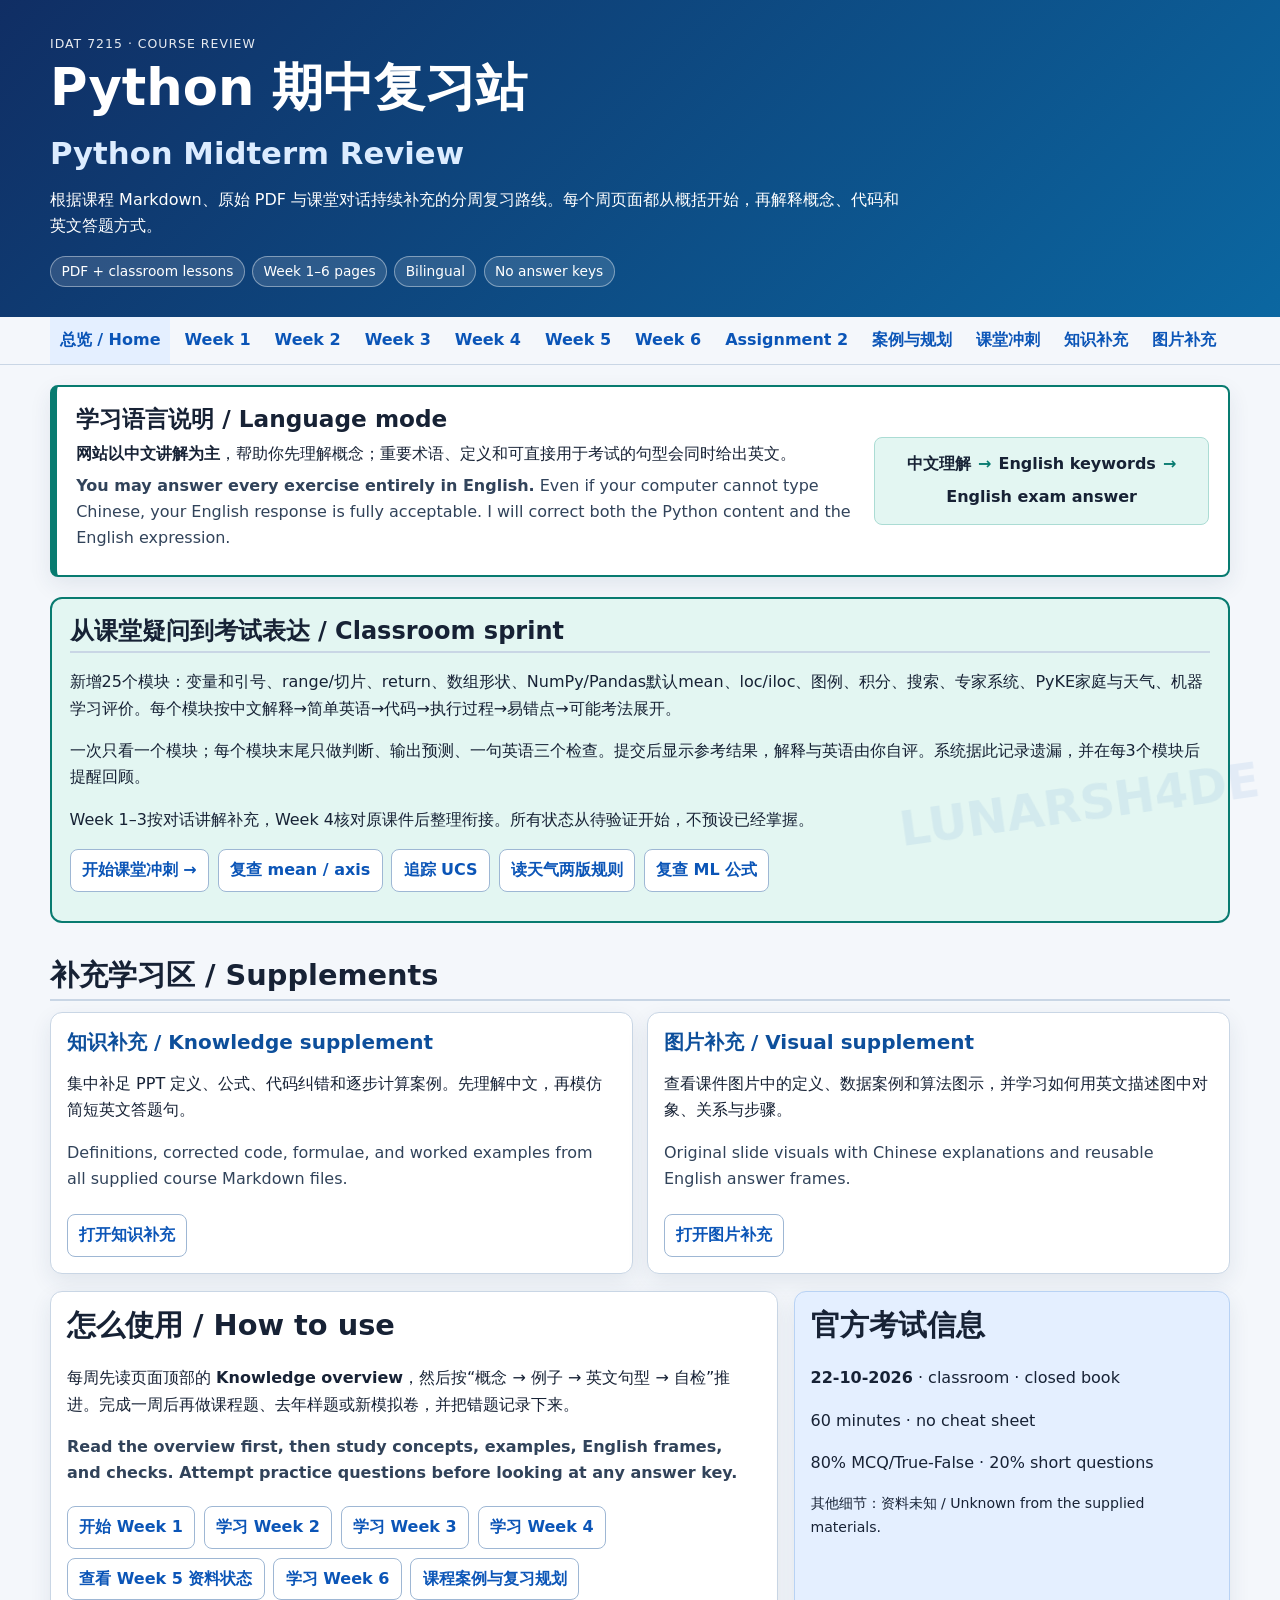
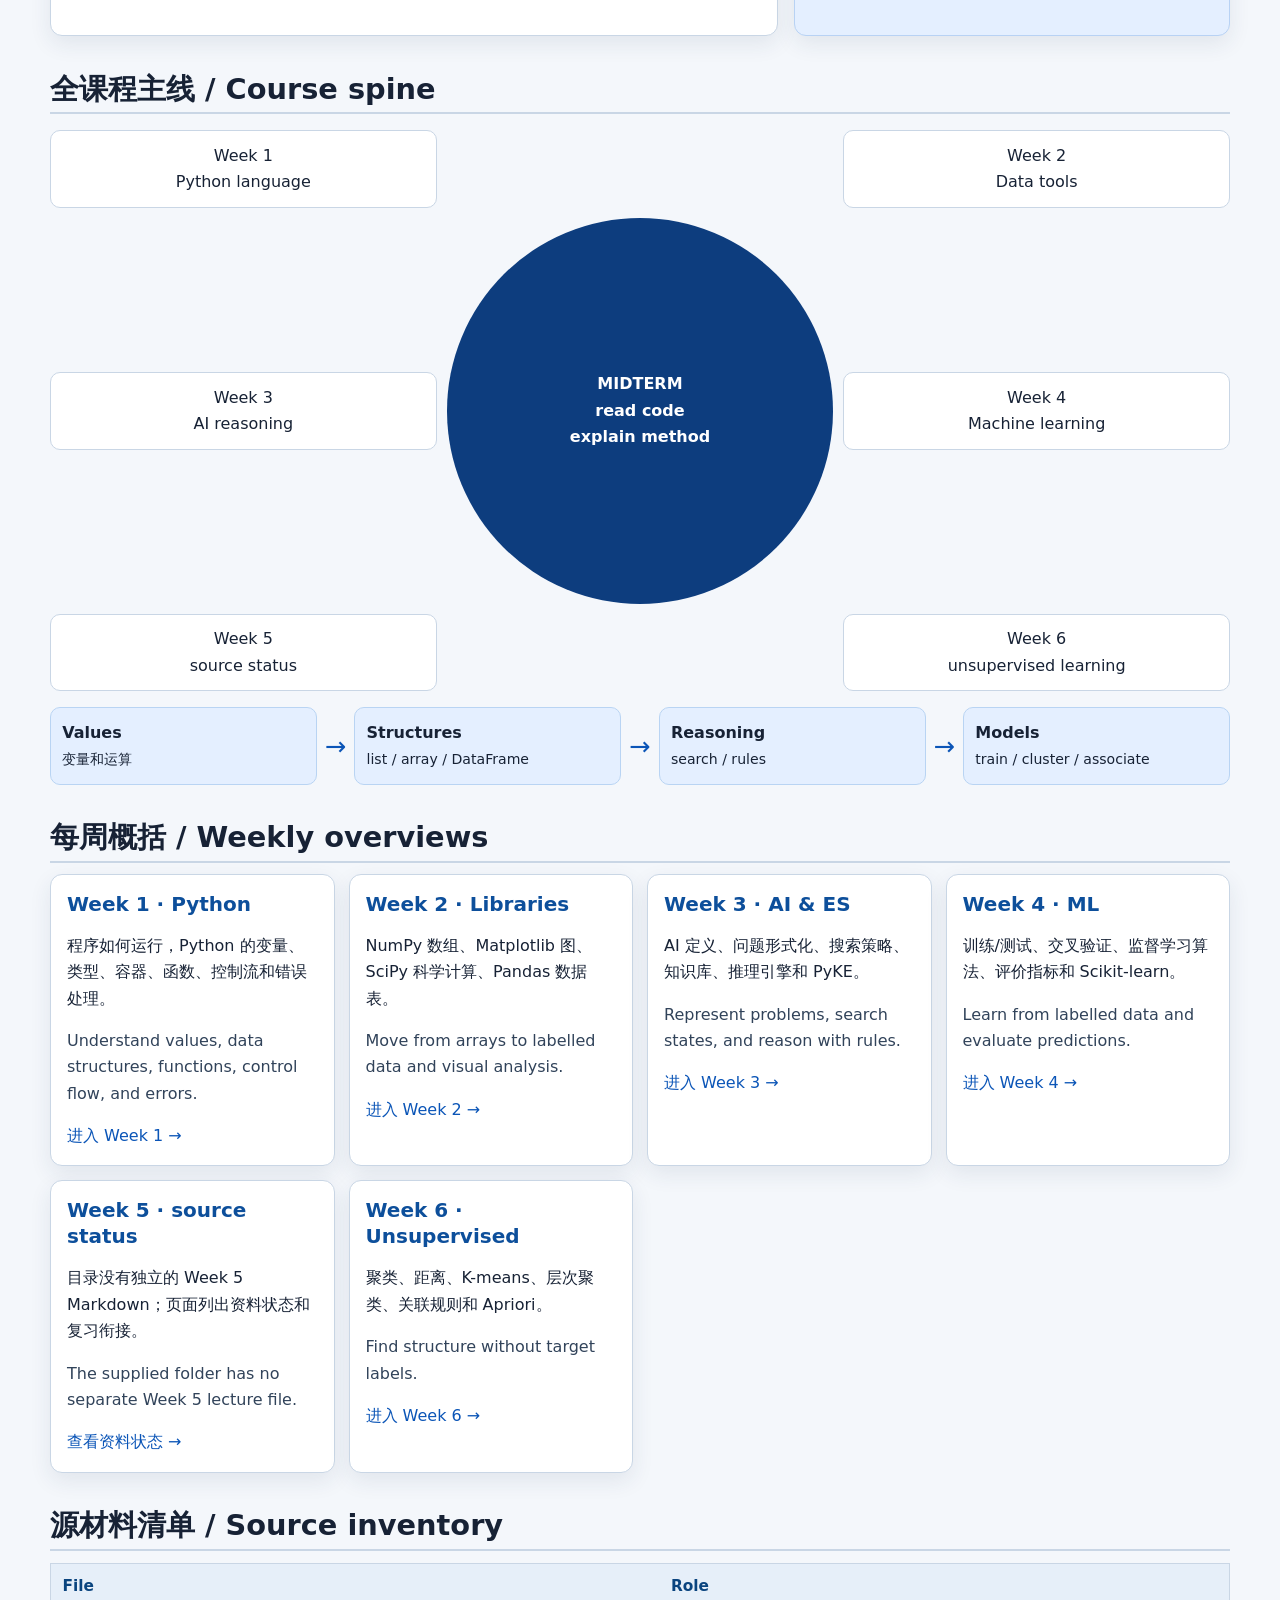
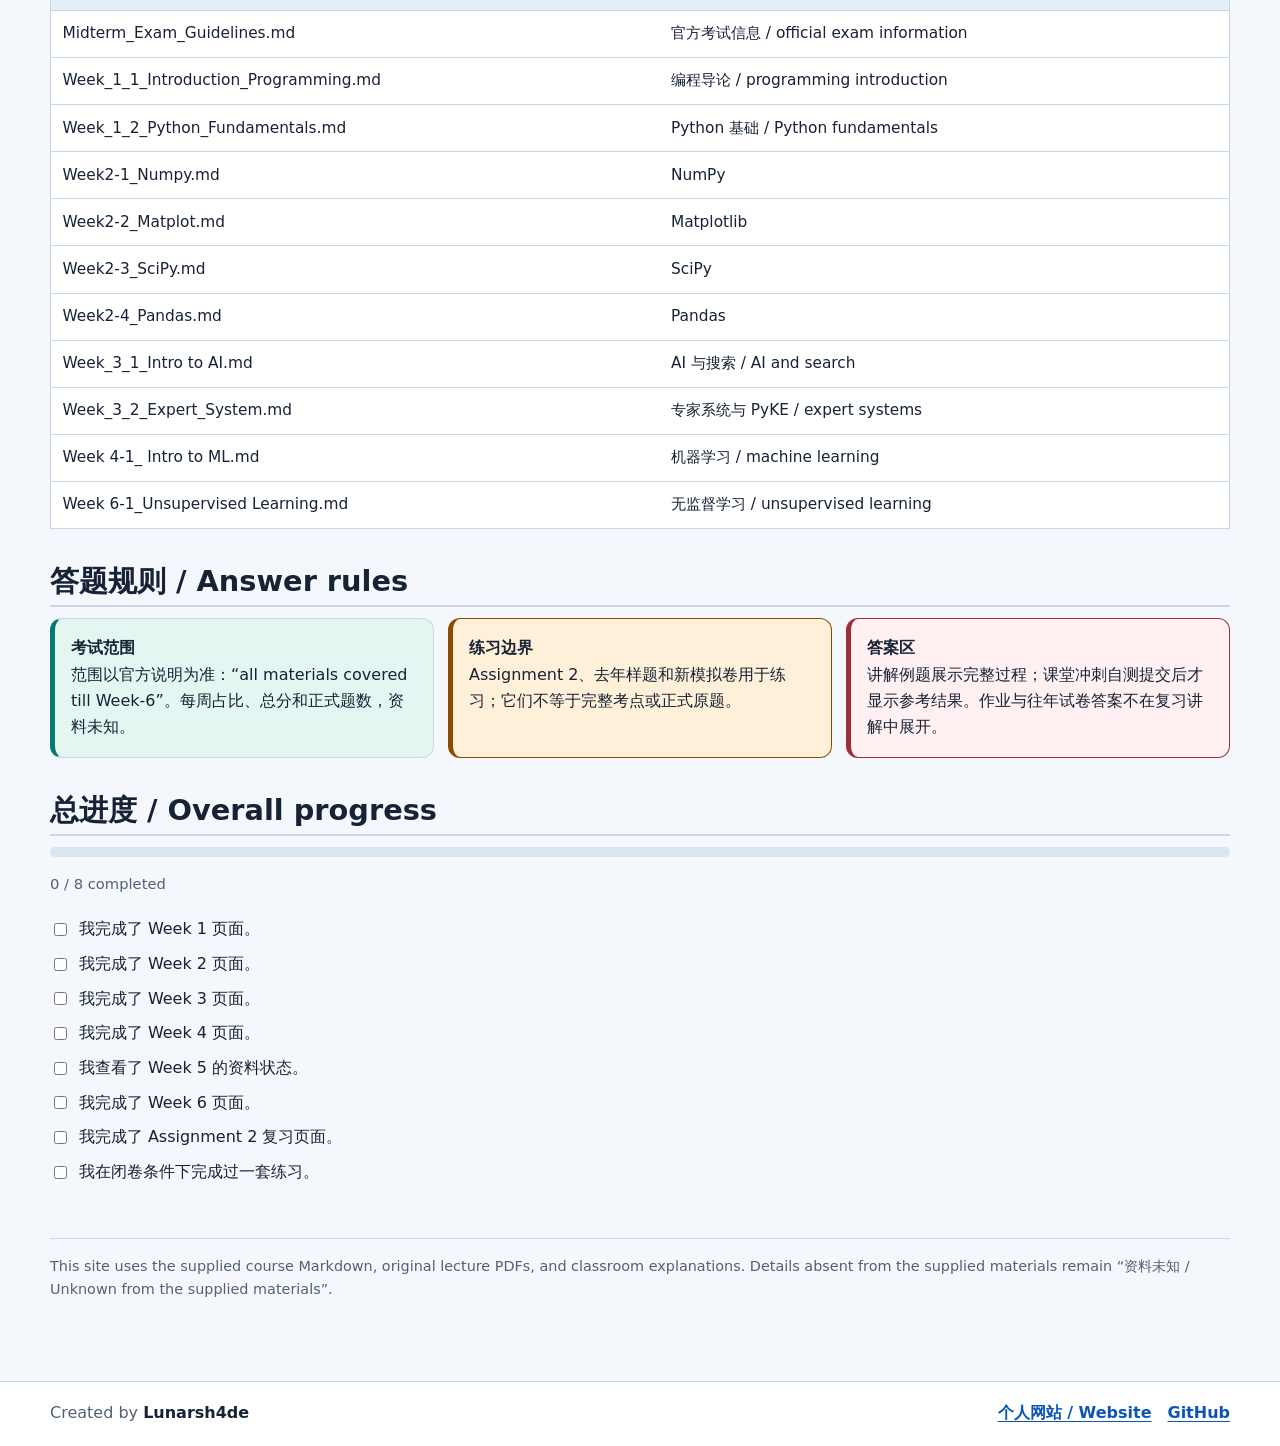
<file: output/index.html>
<!doctype html>
<html lang="zh-CN">
<head>
  <meta charset="utf-8">
  <meta name="viewport" content="width=device-width,initial-scale=1">
  <meta http-equiv="refresh" content="0; url=python_midterm_review.html">
  <title>Python Midterm Review</title>
  <link rel="canonical" href="python_midterm_review.html">
</head>
<body>
  <p><a href="python_midterm_review.html">Open Python Midterm Review</a></p>
</body>
</html>
</file>
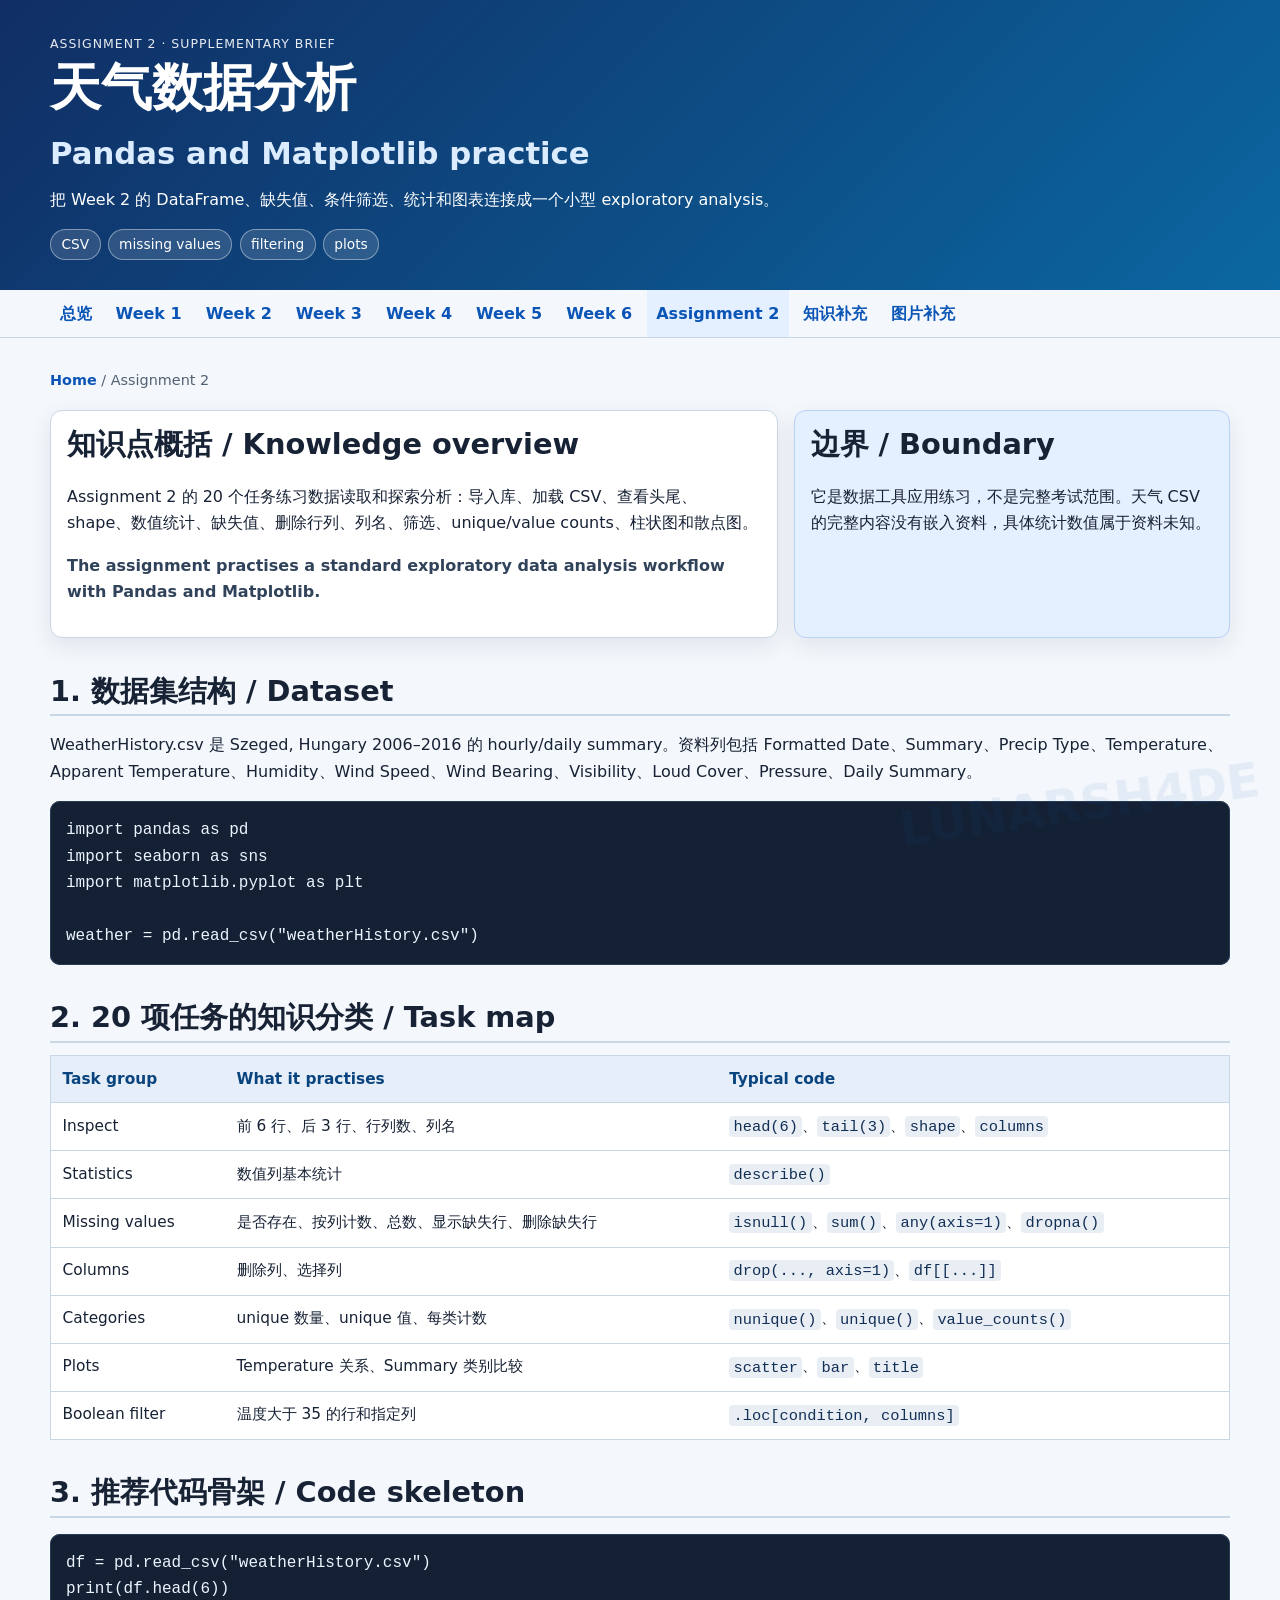
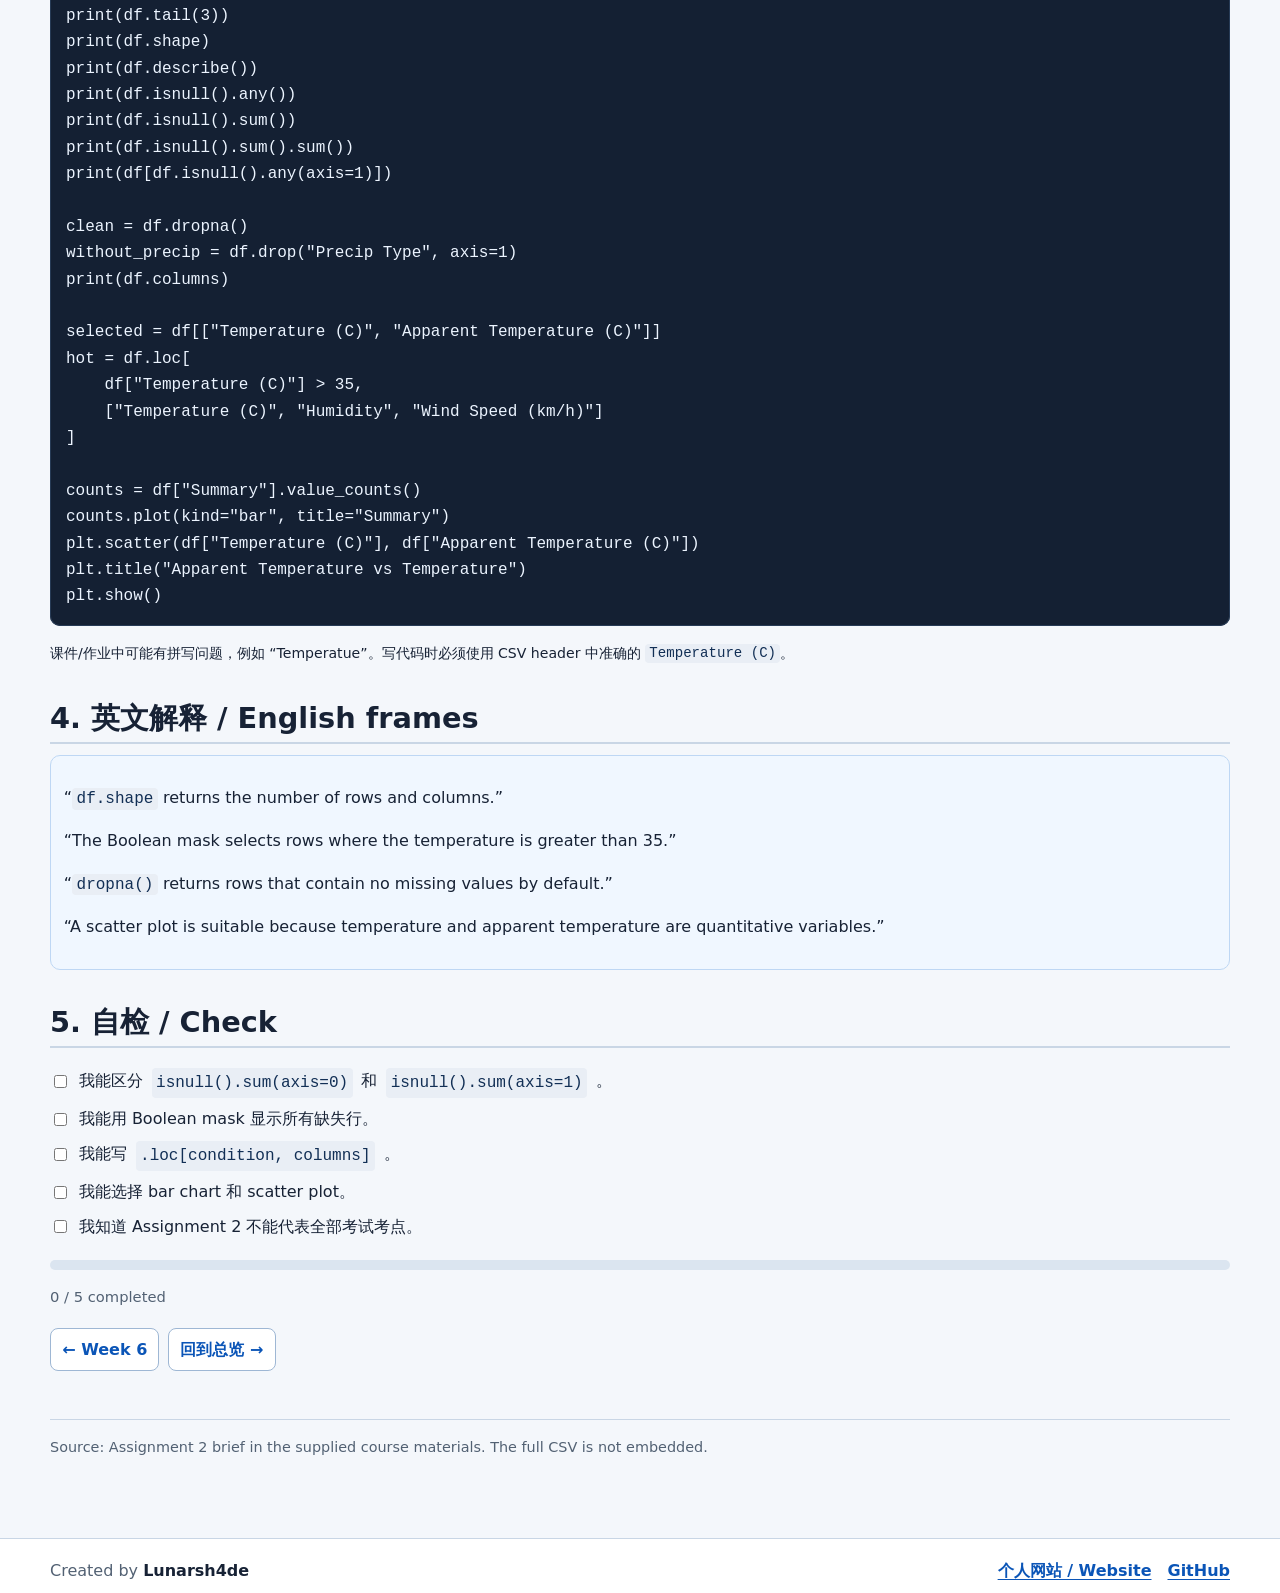
<file: output/assignment2.html>
<!doctype html><html lang="zh-CN"><head><meta charset="utf-8"><meta name="viewport" content="width=device-width,initial-scale=1"><title>Assignment 2 · Weather data</title><link rel="stylesheet" href="review.css?v=20261017"></head>
<body data-page="assignment2"><header><div class="wrap"><div class="eyebrow">Assignment 2 · Supplementary brief</div><h1>天气数据分析<br><span class="subtitle">Pandas and Matplotlib practice</span></h1><p>把 Week 2 的 DataFrame、缺失值、条件筛选、统计和图表连接成一个小型 exploratory analysis。</p><div class="chips"><span class="chip">CSV</span><span class="chip">missing values</span><span class="chip">filtering</span><span class="chip">plots</span></div></div></header>
<nav class="topnav"><div class="wrap"><a href="python_midterm_review.html">总览</a><a href="week1.html">Week 1</a><a href="week2.html">Week 2</a><a href="week3.html">Week 3</a><a href="week4.html">Week 4</a><a href="week5.html">Week 5</a><a href="week6.html">Week 6</a><a class="active" href="assignment2.html">Assignment 2</a><a href="knowledge_supplement.html">知识补充</a><a href="visual_supplements.html">图片补充</a></div></nav><main><p class="breadcrumbs"><a href="python_midterm_review.html">Home</a> / Assignment 2</p>
<section class="summary"><div class="summary-main"><h2>知识点概括 / Knowledge overview</h2><p>Assignment 2 的 20 个任务练习数据读取和探索分析：导入库、加载 CSV、查看头尾、shape、数值统计、缺失值、删除行列、列名、筛选、unique/value counts、柱状图和散点图。</p><p class="en"><b>The assignment practises a standard exploratory data analysis workflow with Pandas and Matplotlib.</b></p></div><aside class="summary-side"><h2>边界 / Boundary</h2><p>它是数据工具应用练习，不是完整考试范围。天气 CSV 的完整内容没有嵌入资料，具体统计数值属于资料未知。</p></aside></section>
<section><h2>1. 数据集结构 / Dataset</h2><p>WeatherHistory.csv 是 Szeged, Hungary 2006–2016 的 hourly/daily summary。资料列包括 Formatted Date、Summary、Precip Type、Temperature、Apparent Temperature、Humidity、Wind Speed、Wind Bearing、Visibility、Loud Cover、Pressure、Daily Summary。</p><pre><code>import pandas as pd
import seaborn as sns
import matplotlib.pyplot as plt

weather = pd.read_csv("weatherHistory.csv")</code></pre></section>
<section><h2>2. 20 项任务的知识分类 / Task map</h2><div class="table-wrap"><table class="table"><thead><tr><th>Task group</th><th>What it practises</th><th>Typical code</th></tr></thead><tbody><tr><td>Inspect</td><td>前 6 行、后 3 行、行列数、列名</td><td><code>head(6)</code>、<code>tail(3)</code>、<code>shape</code>、<code>columns</code></td></tr><tr><td>Statistics</td><td>数值列基本统计</td><td><code>describe()</code></td></tr><tr><td>Missing values</td><td>是否存在、按列计数、总数、显示缺失行、删除缺失行</td><td><code>isnull()</code>、<code>sum()</code>、<code>any(axis=1)</code>、<code>dropna()</code></td></tr><tr><td>Columns</td><td>删除列、选择列</td><td><code>drop(..., axis=1)</code>、<code>df[[...]]</code></td></tr><tr><td>Categories</td><td>unique 数量、unique 值、每类计数</td><td><code>nunique()</code>、<code>unique()</code>、<code>value_counts()</code></td></tr><tr><td>Plots</td><td>Temperature 关系、Summary 类别比较</td><td><code>scatter</code>、<code>bar</code>、<code>title</code></td></tr><tr><td>Boolean filter</td><td>温度大于 35 的行和指定列</td><td><code>.loc[condition, columns]</code></td></tr></tbody></table></div></section>
<section><h2>3. 推荐代码骨架 / Code skeleton</h2><pre><code>df = pd.read_csv("weatherHistory.csv")
print(df.head(6))
print(df.tail(3))
print(df.shape)
print(df.describe())
print(df.isnull().any())
print(df.isnull().sum())
print(df.isnull().sum().sum())
print(df[df.isnull().any(axis=1)])

clean = df.dropna()
without_precip = df.drop("Precip Type", axis=1)
print(df.columns)

selected = df[["Temperature (C)", "Apparent Temperature (C)"]]
hot = df.loc[
    df["Temperature (C)"] > 35,
    ["Temperature (C)", "Humidity", "Wind Speed (km/h)"]
]

counts = df["Summary"].value_counts()
counts.plot(kind="bar", title="Summary")
plt.scatter(df["Temperature (C)"], df["Apparent Temperature (C)"])
plt.title("Apparent Temperature vs Temperature")
plt.show()</code></pre><p class="small">课件/作业中可能有拼写问题，例如 “Temperatue”。写代码时必须使用 CSV header 中准确的 <code>Temperature (C)</code>。</p></section>
<section><h2>4. 英文解释 / English frames</h2><div class="answer"><p>“<code>df.shape</code> returns the number of rows and columns.”</p><p>“The Boolean mask selects rows where the temperature is greater than 35.”</p><p>“<code>dropna()</code> returns rows that contain no missing values by default.”</p><p>“A scatter plot is suitable because temperature and apparent temperature are quantitative variables.”</p></div></section>
<section><h2>5. 自检 / Check</h2><ul class="checklist"><li><input data-check type="checkbox">我能区分 <code>isnull().sum(axis=0)</code> 和 <code>isnull().sum(axis=1)</code>。</li><li><input data-check type="checkbox">我能用 Boolean mask 显示所有缺失行。</li><li><input data-check type="checkbox">我能写 <code>.loc[condition, columns]</code>。</li><li><input data-check type="checkbox">我能选择 bar chart 和 scatter plot。</li><li><input data-check type="checkbox">我知道 Assignment 2 不能代表全部考试考点。</li></ul><div class="progress"><span data-progress-bar></span></div><p data-progress-text class="muted">0 / 0 completed</p></section>
<div class="page-links"><a href="week6.html">← Week 6</a><a href="python_midterm_review.html">回到总览 →</a></div><p class="footer">Source: Assignment 2 brief in the supplied course materials. The full CSV is not embedded.</p></main><script src="review.js?v=20261017"></script></body></html>
</file>
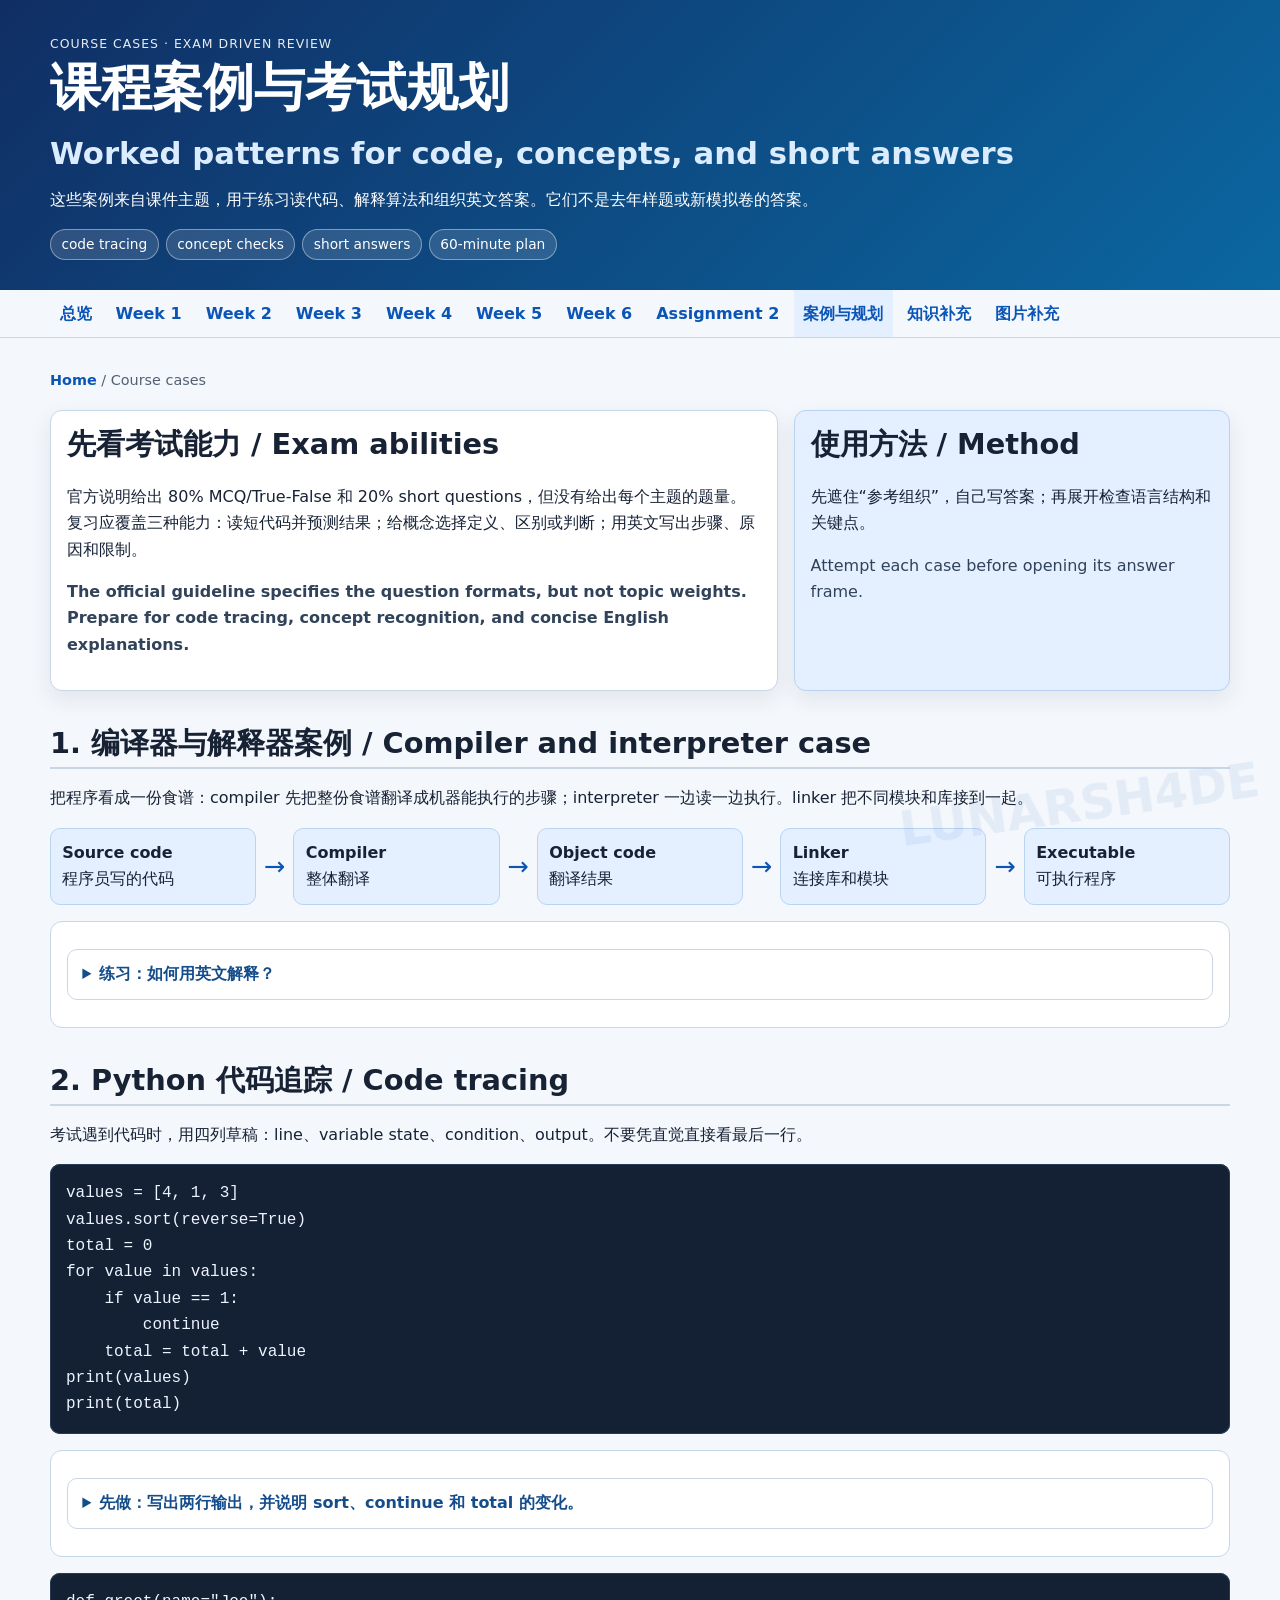
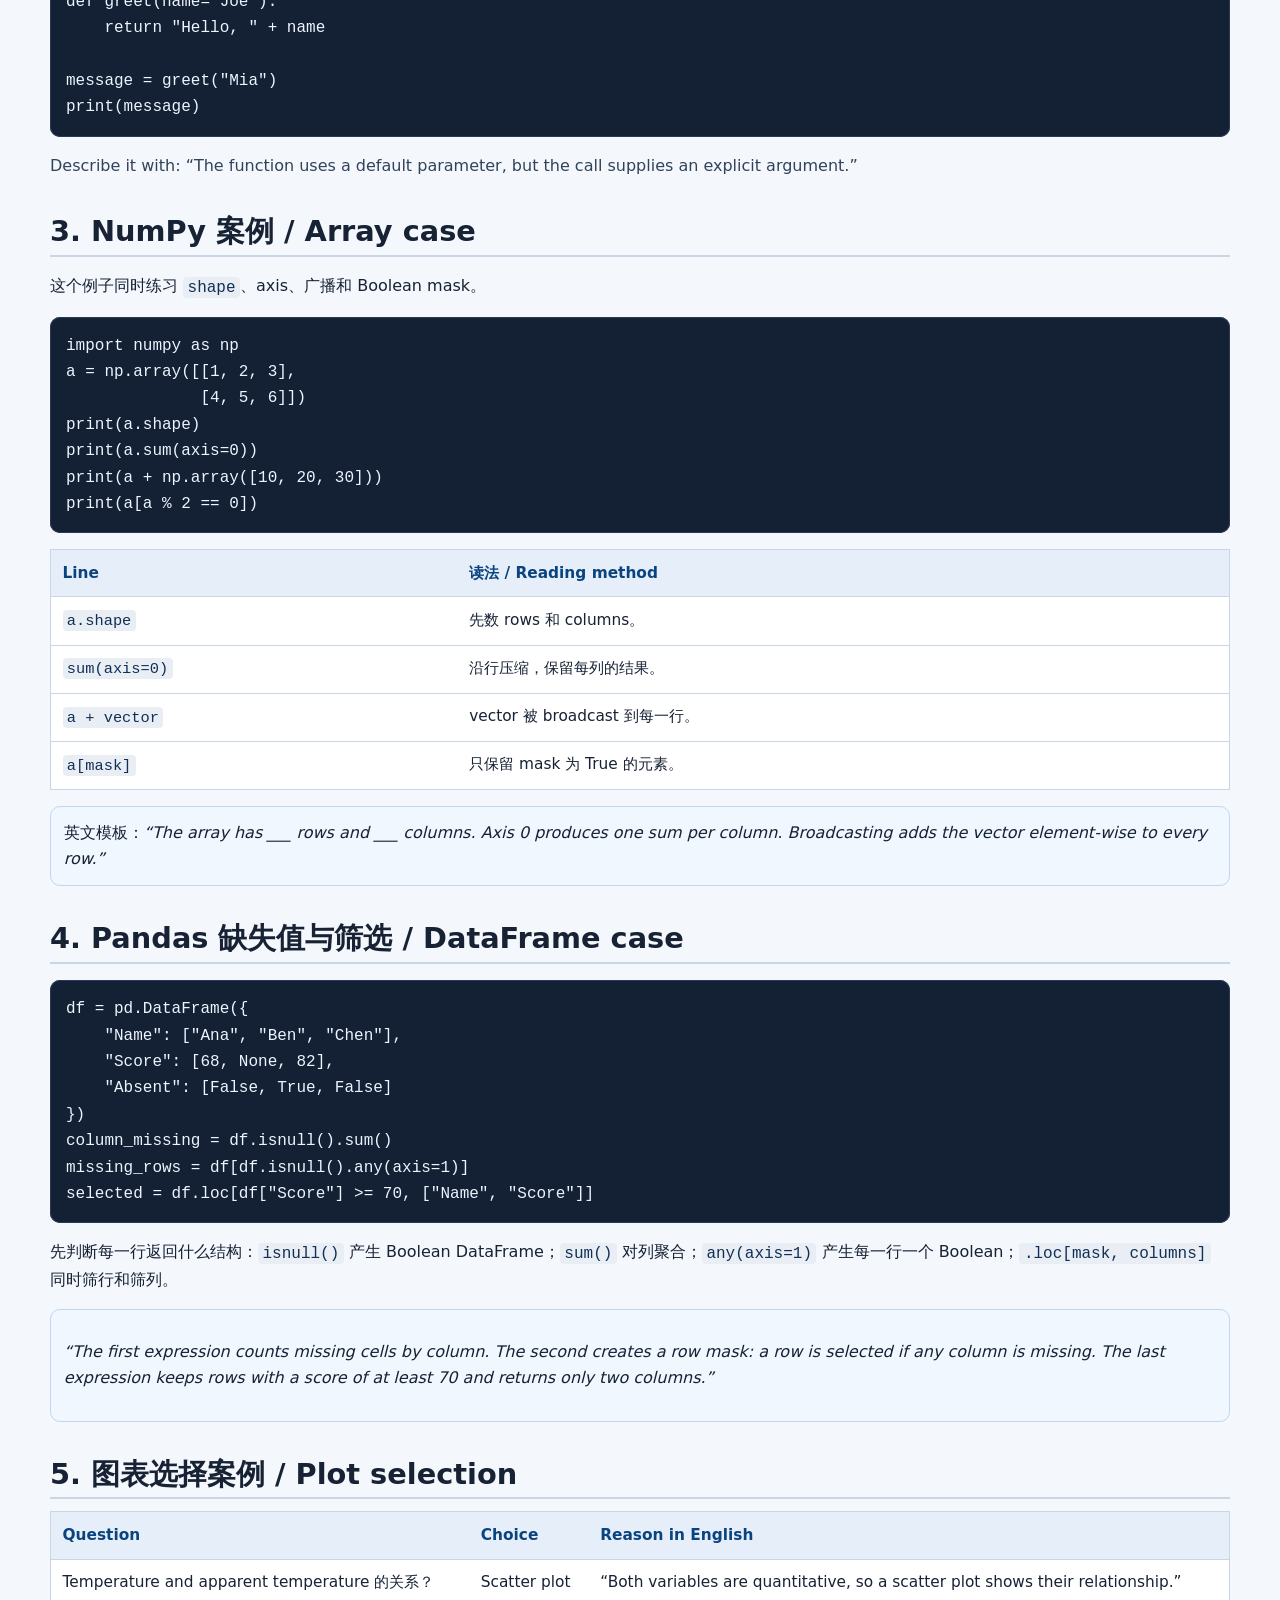
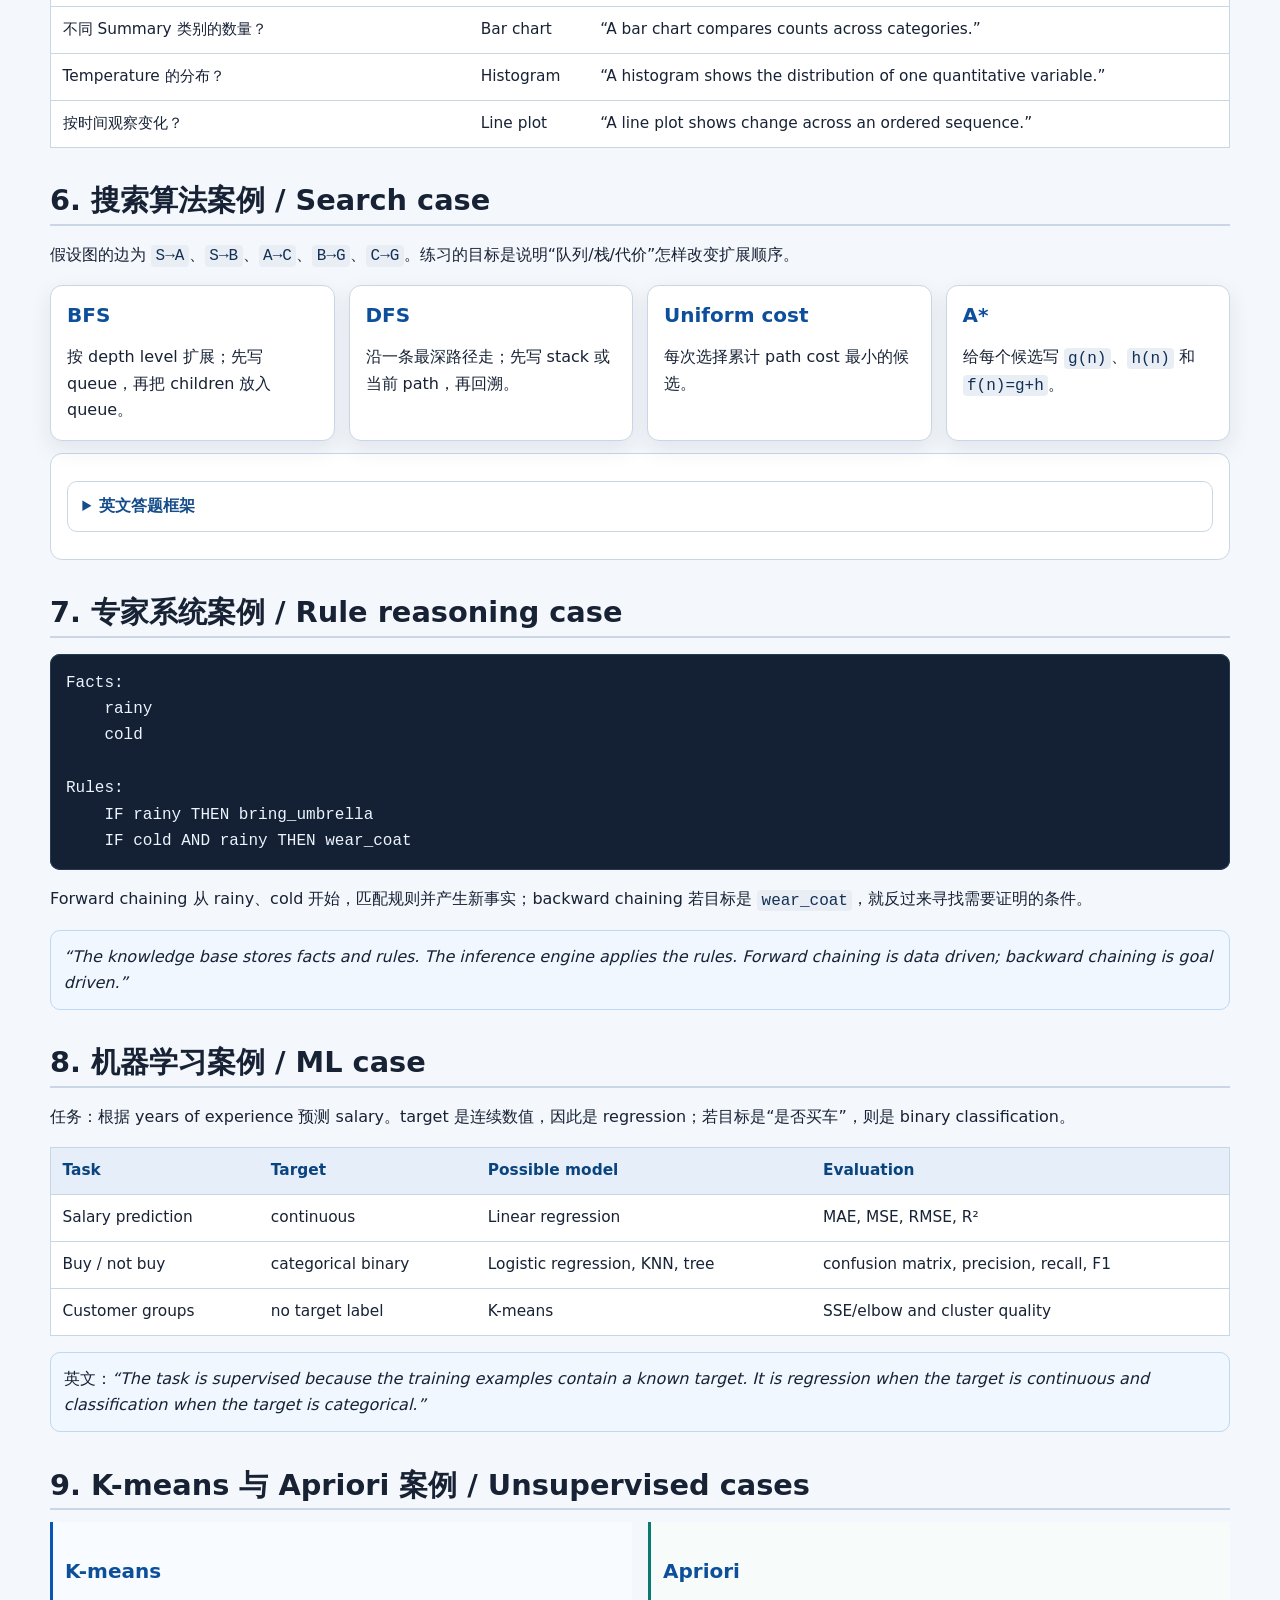
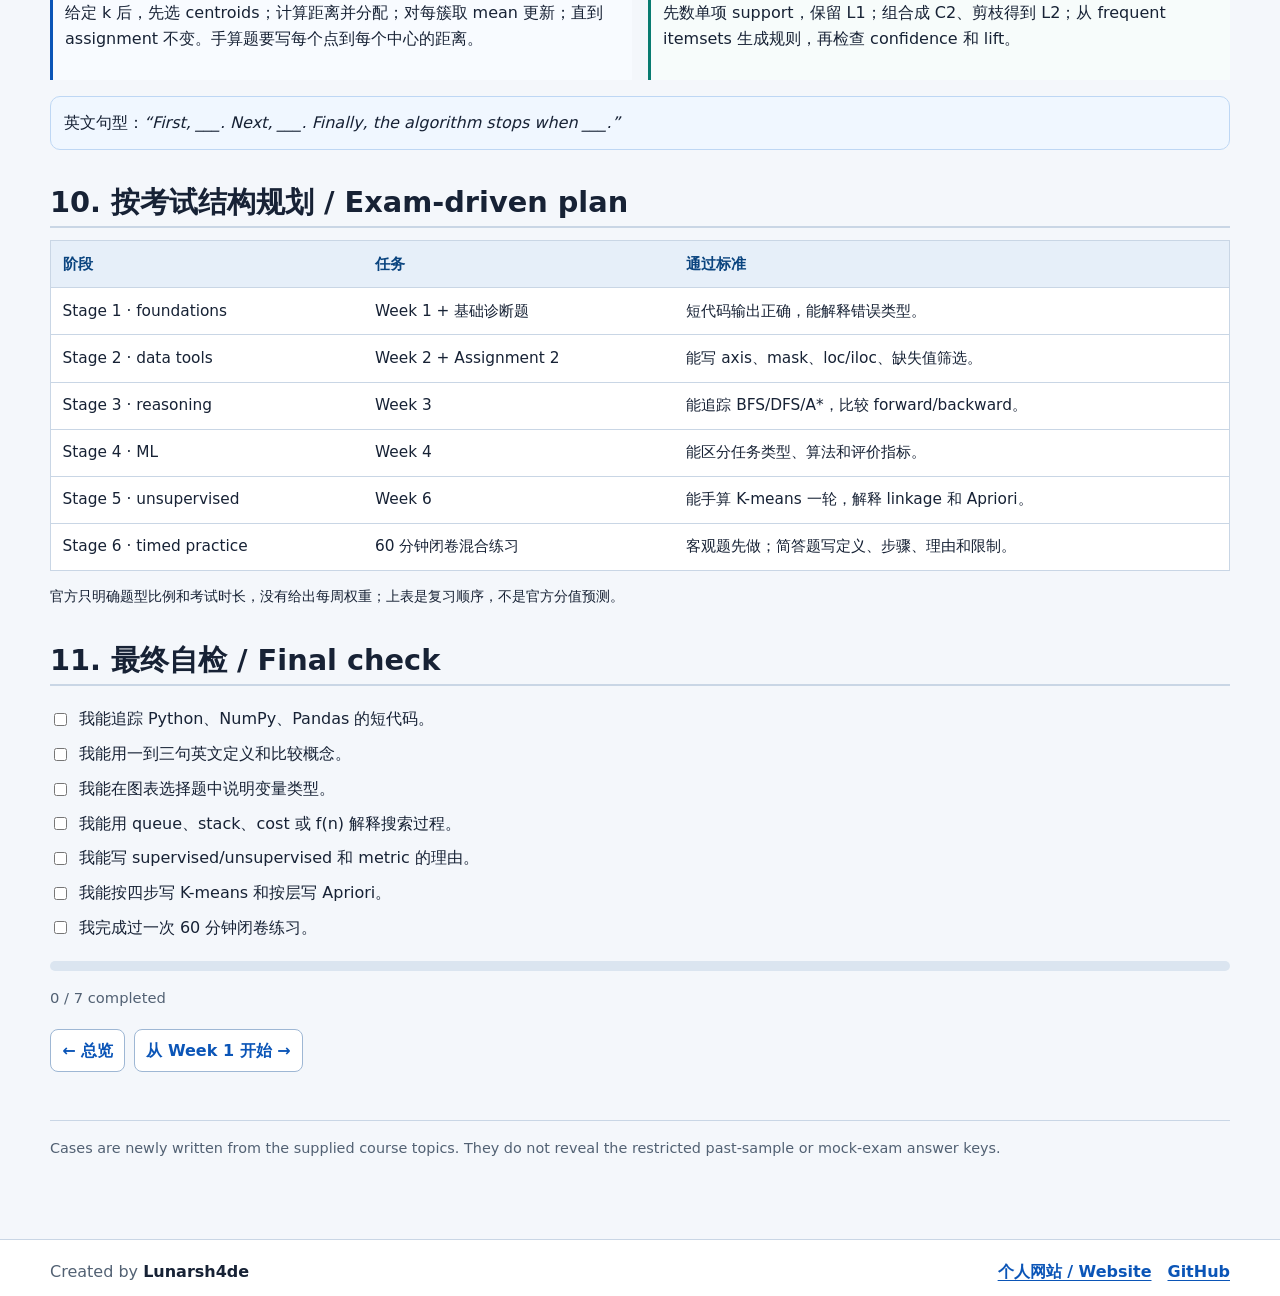
<file: output/course_cases.html>
<!doctype html><html lang="zh-CN"><head><meta charset="utf-8"><meta name="viewport" content="width=device-width,initial-scale=1"><title>Course cases and exam plan</title><link rel="stylesheet" href="review.css?v=20261017"><link rel="stylesheet" href="visual.css"></head>
<body data-page="cases"><header><div class="wrap"><div class="eyebrow">Course cases · exam driven review</div><h1>课程案例与考试规划<br><span class="subtitle">Worked patterns for code, concepts, and short answers</span></h1><p>这些案例来自课件主题，用于练习读代码、解释算法和组织英文答案。它们不是去年样题或新模拟卷的答案。</p><div class="chips"><span class="chip">code tracing</span><span class="chip">concept checks</span><span class="chip">short answers</span><span class="chip">60-minute plan</span></div></div></header>
<nav class="topnav"><div class="wrap"><a href="python_midterm_review.html">总览</a><a href="week1.html">Week 1</a><a href="week2.html">Week 2</a><a href="week3.html">Week 3</a><a href="week4.html">Week 4</a><a href="week5.html">Week 5</a><a href="week6.html">Week 6</a><a href="assignment2.html">Assignment 2</a><a class="active" href="course_cases.html">案例与规划</a><a href="knowledge_supplement.html">知识补充</a><a href="visual_supplements.html">图片补充</a></div></nav><main><p class="breadcrumbs"><a href="python_midterm_review.html">Home</a> / Course cases</p>
<section class="summary"><div class="summary-main"><h2>先看考试能力 / Exam abilities</h2><p>官方说明给出 80% MCQ/True-False 和 20% short questions，但没有给出每个主题的题量。复习应覆盖三种能力：读短代码并预测结果；给概念选择定义、区别或判断；用英文写出步骤、原因和限制。</p><p class="en"><b>The official guideline specifies the question formats, but not topic weights. Prepare for code tracing, concept recognition, and concise English explanations.</b></p></div><aside class="summary-side"><h2>使用方法 / Method</h2><p>先遮住“参考组织”，自己写答案；再展开检查语言结构和关键点。</p><p class="en">Attempt each case before opening its answer frame.</p></aside></section>
<section><h2>1. 编译器与解释器案例 / Compiler and interpreter case</h2><p>把程序看成一份食谱：compiler 先把整份食谱翻译成机器能执行的步骤；interpreter 一边读一边执行。linker 把不同模块和库接到一起。</p><div class="flow"><div class="step"><b>Source code</b><br>程序员写的代码</div><div class="arrow">→</div><div class="step"><b>Compiler</b><br>整体翻译</div><div class="arrow">→</div><div class="step"><b>Object code</b><br>翻译结果</div><div class="arrow">→</div><div class="step"><b>Linker</b><br>连接库和模块</div><div class="arrow">→</div><div class="step"><b>Executable</b><br>可执行程序</div></div><div class="question"><details><summary>练习：如何用英文解释？</summary><p>写两句，必须出现 <code>before execution</code> 和 <code>during execution</code>。</p><p class="answer">参考组织：<em>“A compiler translates the whole source program before execution. An interpreter translates and executes code step by step during execution.”</em></p></details></div></section>
<section><h2>2. Python 代码追踪 / Code tracing</h2><p>考试遇到代码时，用四列草稿：line、variable state、condition、output。不要凭直觉直接看最后一行。</p><pre><code>values = [4, 1, 3]
values.sort(reverse=True)
total = 0
for value in values:
    if value == 1:
        continue
    total = total + value
print(values)
print(total)</code></pre><div class="question"><details><summary>先做：写出两行输出，并说明 sort、continue 和 total 的变化。</summary><p>检查点：<code>sort</code> changes the original list；<code>continue</code> skips the current iteration；每次循环后更新 <code>total</code>。</p><p class="answer">英文框架：<em>“First, the list is sorted in descending order. The loop skips ___. Therefore, the final value of total is ___.”</em></p></details></div><pre><code>def greet(name="Joe"):
    return "Hello, " + name

message = greet("Mia")
print(message)</code></pre><p class="en">Describe it with: “The function uses a default parameter, but the call supplies an explicit argument.”</p></section>
<section><h2>3. NumPy 案例 / Array case</h2><p>这个例子同时练习 <code>shape</code>、axis、广播和 Boolean mask。</p><pre><code>import numpy as np
a = np.array([[1, 2, 3],
              [4, 5, 6]])
print(a.shape)
print(a.sum(axis=0))
print(a + np.array([10, 20, 30]))
print(a[a % 2 == 0])</code></pre><div class="table-wrap"><table class="table"><thead><tr><th>Line</th><th>读法 / Reading method</th></tr></thead><tbody><tr><td><code>a.shape</code></td><td>先数 rows 和 columns。</td></tr><tr><td><code>sum(axis=0)</code></td><td>沿行压缩，保留每列的结果。</td></tr><tr><td><code>a + vector</code></td><td>vector 被 broadcast 到每一行。</td></tr><tr><td><code>a[mask]</code></td><td>只保留 mask 为 True 的元素。</td></tr></tbody></table></div><p class="answer">英文模板：<em>“The array has ___ rows and ___ columns. Axis 0 produces one sum per column. Broadcasting adds the vector element-wise to every row.”</em></p></section>
<section><h2>4. Pandas 缺失值与筛选 / DataFrame case</h2><pre><code>df = pd.DataFrame({
    "Name": ["Ana", "Ben", "Chen"],
    "Score": [68, None, 82],
    "Absent": [False, True, False]
})
column_missing = df.isnull().sum()
missing_rows = df[df.isnull().any(axis=1)]
selected = df.loc[df["Score"] >= 70, ["Name", "Score"]]</code></pre><p>先判断每一行返回什么结构：<code>isnull()</code> 产生 Boolean DataFrame；<code>sum()</code> 对列聚合；<code>any(axis=1)</code> 产生每一行一个 Boolean；<code>.loc[mask, columns]</code> 同时筛行和筛列。</p><div class="answer"><p><em>“The first expression counts missing cells by column. The second creates a row mask: a row is selected if any column is missing. The last expression keeps rows with a score of at least 70 and returns only two columns.”</em></div></section>
<section><h2>5. 图表选择案例 / Plot selection</h2><div class="table-wrap"><table class="table"><thead><tr><th>Question</th><th>Choice</th><th>Reason in English</th></tr></thead><tbody><tr><td>Temperature and apparent temperature 的关系？</td><td>Scatter plot</td><td>“Both variables are quantitative, so a scatter plot shows their relationship.”</td></tr><tr><td>不同 Summary 类别的数量？</td><td>Bar chart</td><td>“A bar chart compares counts across categories.”</td></tr><tr><td>Temperature 的分布？</td><td>Histogram</td><td>“A histogram shows the distribution of one quantitative variable.”</td></tr><tr><td>按时间观察变化？</td><td>Line plot</td><td>“A line plot shows change across an ordered sequence.”</td></tr></tbody></table></div></section>
<section><h2>6. 搜索算法案例 / Search case</h2><p>假设图的边为 <code>S→A</code>、<code>S→B</code>、<code>A→C</code>、<code>B→G</code>、<code>C→G</code>。练习的目标是说明“队列/栈/代价”怎样改变扩展顺序。</p><div class="grid"><div class="card"><h3>BFS</h3><p>按 depth level 扩展；先写 queue，再把 children 放入 queue。</p></div><div class="card"><h3>DFS</h3><p>沿一条最深路径走；先写 stack 或当前 path，再回溯。</p></div><div class="card"><h3>Uniform cost</h3><p>每次选择累计 path cost 最小的候选。</p></div><div class="card"><h3>A*</h3><p>给每个候选写 <code>g(n)</code>、<code>h(n)</code> 和 <code>f(n)=g+h</code>。</p></div></div><div class="question"><details><summary>英文答题框架</summary><p><em>“BFS expands nodes by increasing depth. DFS follows one deepest path. Uniform-cost search chooses the lowest path cost, while A* combines the path cost and heuristic estimate.”</em></p></details></div></section>
<section><h2>7. 专家系统案例 / Rule reasoning case</h2><pre><code>Facts:
    rainy
    cold

Rules:
    IF rainy THEN bring_umbrella
    IF cold AND rainy THEN wear_coat</code></pre><p>Forward chaining 从 rainy、cold 开始，匹配规则并产生新事实；backward chaining 若目标是 <code>wear_coat</code>，就反过来寻找需要证明的条件。</p><div class="answer"><em>“The knowledge base stores facts and rules. The inference engine applies the rules. Forward chaining is data driven; backward chaining is goal driven.”</em></div></section>
<section><h2>8. 机器学习案例 / ML case</h2><p>任务：根据 years of experience 预测 salary。target 是连续数值，因此是 regression；若目标是“是否买车”，则是 binary classification。</p><div class="table-wrap"><table class="table"><thead><tr><th>Task</th><th>Target</th><th>Possible model</th><th>Evaluation</th></tr></thead><tbody><tr><td>Salary prediction</td><td>continuous</td><td>Linear regression</td><td>MAE, MSE, RMSE, R²</td></tr><tr><td>Buy / not buy</td><td>categorical binary</td><td>Logistic regression, KNN, tree</td><td>confusion matrix, precision, recall, F1</td></tr><tr><td>Customer groups</td><td>no target label</td><td>K-means</td><td>SSE/elbow and cluster quality</td></tr></tbody></table></div><p class="answer">英文：<em>“The task is supervised because the training examples contain a known target. It is regression when the target is continuous and classification when the target is categorical.”</em></p></section>
<section><h2>9. K-means 与 Apriori 案例 / Unsupervised cases</h2><div class="bilingual"><div><h3>K-means</h3><p>给定 k 后，先选 centroids；计算距离并分配；对每簇取 mean 更新；直到 assignment 不变。手算题要写每个点到每个中心的距离。</p></div><div><h3>Apriori</h3><p>先数单项 support，保留 L1；组合成 C2、剪枝得到 L2；从 frequent itemsets 生成规则，再检查 confidence 和 lift。</p></div></div><p class="answer">英文句型：<em>“First, ___. Next, ___. Finally, the algorithm stops when ___.”</em></p></section>
<section><h2>10. 按考试结构规划 / Exam-driven plan</h2><div class="table-wrap"><table class="table"><thead><tr><th>阶段</th><th>任务</th><th>通过标准</th></tr></thead><tbody><tr><td>Stage 1 · foundations</td><td>Week 1 + 基础诊断题</td><td>短代码输出正确，能解释错误类型。</td></tr><tr><td>Stage 2 · data tools</td><td>Week 2 + Assignment 2</td><td>能写 axis、mask、loc/iloc、缺失值筛选。</td></tr><tr><td>Stage 3 · reasoning</td><td>Week 3</td><td>能追踪 BFS/DFS/A*，比较 forward/backward。</td></tr><tr><td>Stage 4 · ML</td><td>Week 4</td><td>能区分任务类型、算法和评价指标。</td></tr><tr><td>Stage 5 · unsupervised</td><td>Week 6</td><td>能手算 K-means 一轮，解释 linkage 和 Apriori。</td></tr><tr><td>Stage 6 · timed practice</td><td>60 分钟闭卷混合练习</td><td>客观题先做；简答题写定义、步骤、理由和限制。</td></tr></tbody></table></div><p class="small">官方只明确题型比例和考试时长，没有给出每周权重；上表是复习顺序，不是官方分值预测。</p></section>
<section><h2>11. 最终自检 / Final check</h2><ul class="checklist"><li><input data-check type="checkbox">我能追踪 Python、NumPy、Pandas 的短代码。</li><li><input data-check type="checkbox">我能用一到三句英文定义和比较概念。</li><li><input data-check type="checkbox">我能在图表选择题中说明变量类型。</li><li><input data-check type="checkbox">我能用 queue、stack、cost 或 f(n) 解释搜索过程。</li><li><input data-check type="checkbox">我能写 supervised/unsupervised 和 metric 的理由。</li><li><input data-check type="checkbox">我能按四步写 K-means 和按层写 Apriori。</li><li><input data-check type="checkbox">我完成过一次 60 分钟闭卷练习。</li></ul><div class="progress"><span data-progress-bar></span></div><p data-progress-text class="muted">0 / 0 completed</p></section>
<div class="page-links"><a href="python_midterm_review.html">← 总览</a><a href="week1.html">从 Week 1 开始 →</a></div><p class="footer">Cases are newly written from the supplied course topics. They do not reveal the restricted past-sample or mock-exam answer keys.</p></main><script src="review.js?v=20261017"></script></body></html>
</file>
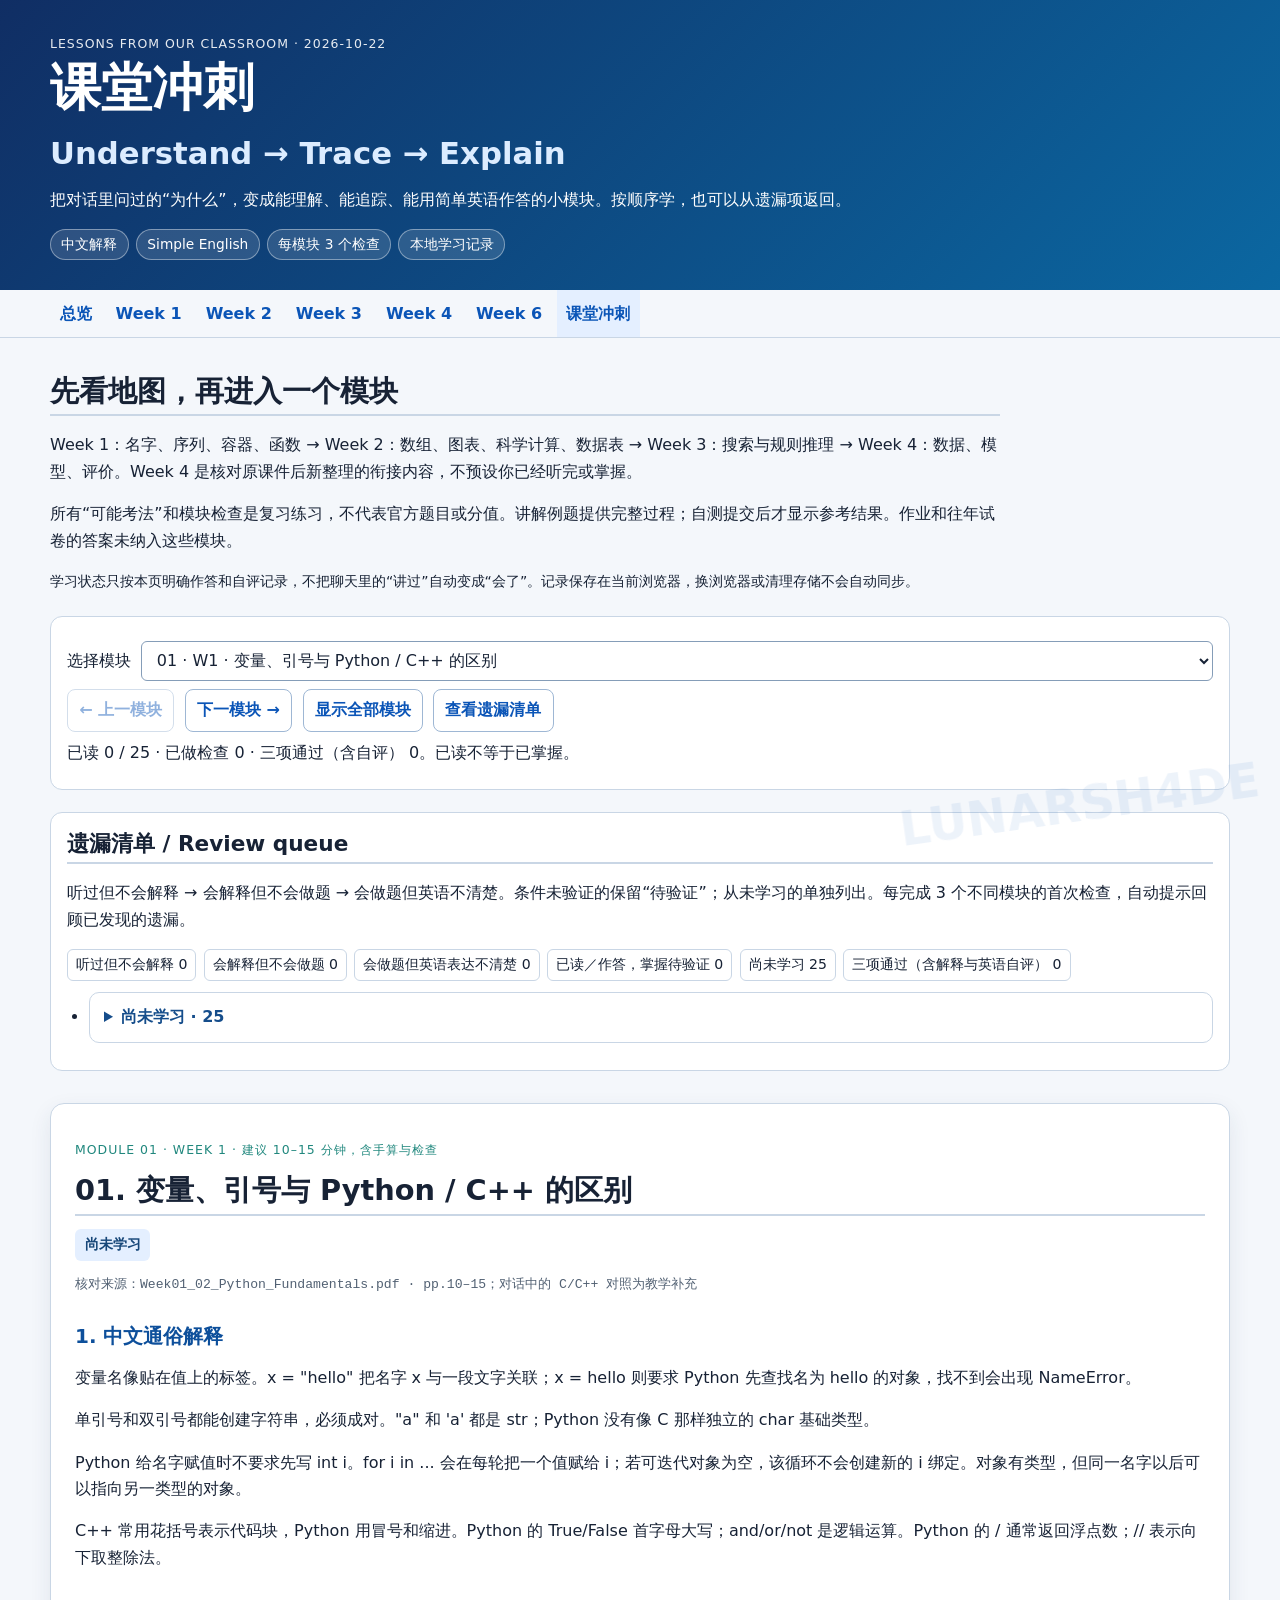
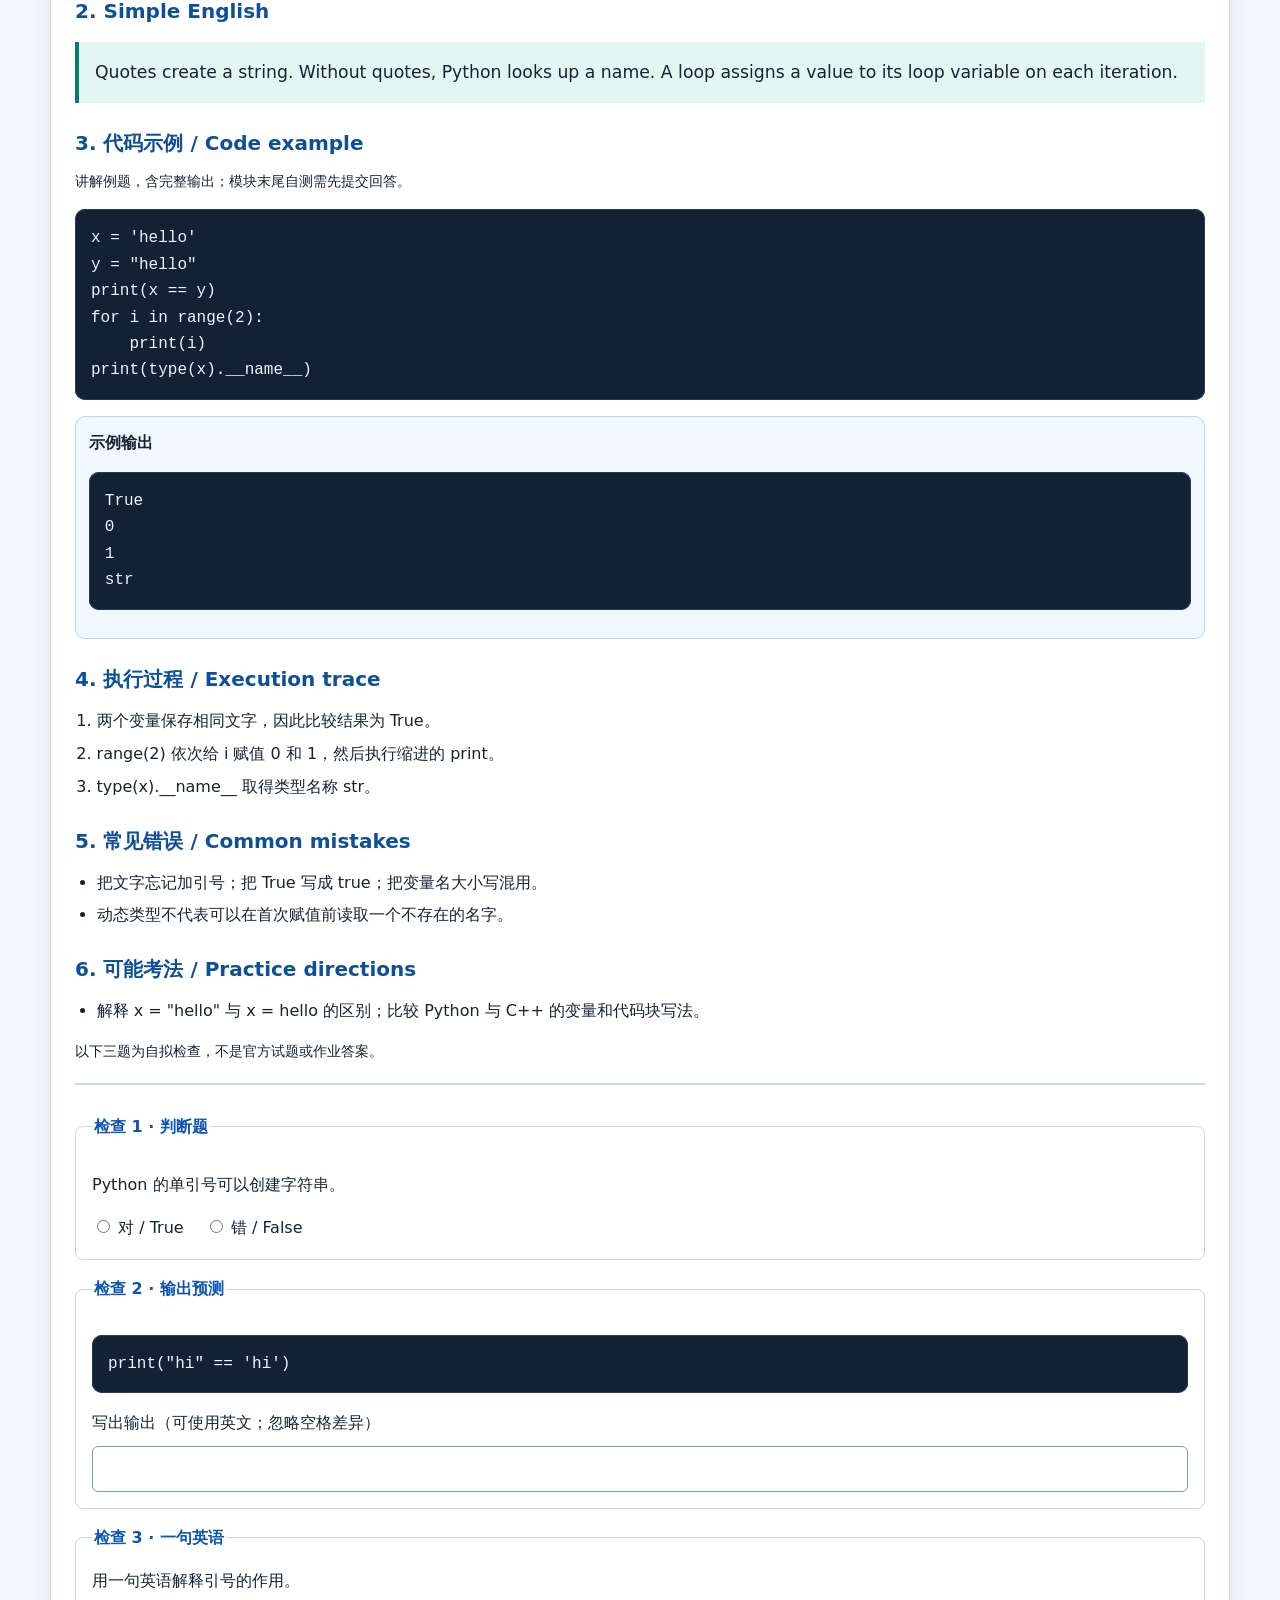
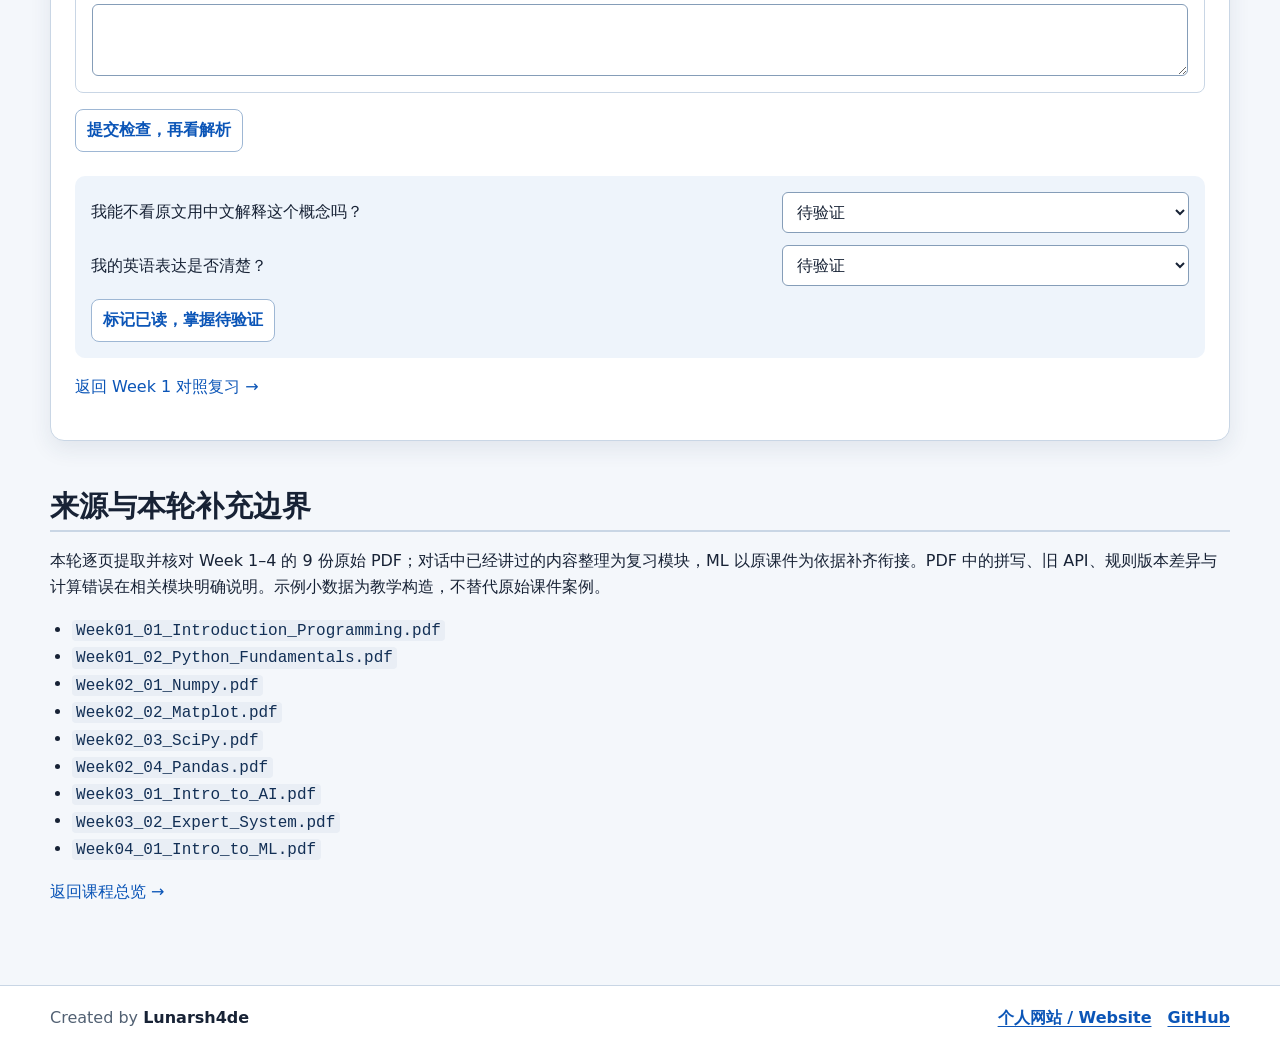
<file: output/dialogue-review.html>
<!doctype html><html lang="zh-CN"><head><meta charset="utf-8"><meta name="viewport" content="width=device-width,initial-scale=1"><meta name="description" content="根据 Python 课程对话与原始 PDF 核对整理的中英双语课堂冲刺：逐步执行、易错点、考试表达和本地遗漏清单。"><title>课堂冲刺 · Python 双语复习</title><link rel="stylesheet" href="review.css?v=20261022"><link rel="stylesheet" href="dialogue-review.css?v=20261022b"></head><body data-page="dialogue"><header><div class="wrap"><div class="eyebrow">LESSONS FROM OUR CLASSROOM · 2026-10-22</div><h1>课堂冲刺<br><span class="subtitle">Understand → Trace → Explain</span></h1><p>把对话里问过的“为什么”，变成能理解、能追踪、能用简单英语作答的小模块。按顺序学，也可以从遗漏项返回。</p><div class="chips"><span class="chip">中文解释</span><span class="chip">Simple English</span><span class="chip">每模块 3 个检查</span><span class="chip">本地学习记录</span></div></div></header><nav class="topnav"><div class="wrap"><a href="python_midterm_review.html">总览</a><a href="week1.html">Week 1</a><a href="week2.html">Week 2</a><a href="week3.html">Week 3</a><a href="week4.html">Week 4</a><a href="week6.html">Week 6</a><a class="active" href="dialogue-review.html">课堂冲刺</a></div></nav><main>
<section class="study-intro" aria-labelledby="study-map"><h2 id="study-map">先看地图，再进入一个模块</h2><p>Week 1：名字、序列、容器、函数 → Week 2：数组、图表、科学计算、数据表 → Week 3：搜索与规则推理 → Week 4：数据、模型、评价。Week 4 是核对原课件后新整理的衔接内容，不预设你已经听完或掌握。</p><p>所有“可能考法”和模块检查是复习练习，不代表官方题目或分值。讲解例题提供完整过程；自测提交后才显示参考结果。作业和往年试卷的答案未纳入这些模块。</p><p class="small">学习状态只按本页明确作答和自评记录，不把聊天里的“讲过”自动变成“会了”。记录保存在当前浏览器，换浏览器或清理存储不会自动同步。</p></section>
<section class="study-controls" aria-label="学习控制"><div class="study-controls-row"><label for="lesson-select">选择模块</label><select id="lesson-select"><option value="names-strings">01 · W1 · 变量、引号与 Python / C++ 的区别</option><option value="range-slice">02 · W1 · range、切片与 iteration：包含起点，不包含终点</option><option value="collections-sort">03 · W1 · list、tuple、dict、set 与 reverse=True</option><option value="functions-return">04 · W1 · 函数名 double、parameter、argument 与 return</option><option value="numpy-create">05 · W2 · 数组、双层中括号、eye 与奇数个数据</option><option value="axis-defaults">06 · W2 · 重点复查：NumPy mean 与 Pandas mean 的默认方向</option><option value="numpy-index">07 · W2 · 二维切片、mask、argsort、广播与组合</option><option value="matplotlib">08 · W2 · 图表怎么读：x/y 配对、legend 与 Figure/Axes</option><option value="scipy">09 · W2 · SciPy 精简复习：积分、返回值与科学计算任务</option><option value="pandas-index">10 · W2 · DataFrame 为什么竖着显示？loc 与 iloc 怎样区分？</option><option value="pandas-analysis">11 · W2 · 筛选、缺失值、describe、mode 与分组统计</option><option value="ai-problem">12 · W3 · AI 四种观点、风险与搜索问题的组成</option><option value="bfs-dfs">13 · W3 · BFS、DFS、DLS、IDS 和双向搜索</option><option value="ucs">14 · W3 · UCS：为什么看到目标 G=11 还不能停止？</option><option value="astar">15 · W3 · Greedy 与 A*：g、h、f，以及八数码估计</option><option value="expert-architecture">16 · W3 · 专家系统结构、知识获取与 MYCIN</option><option value="chaining">17 · W3 · 正向、反向与“没有证明”之间的区别</option><option value="pyke-family">18 · W3 · PyKE 家庭关系：文件、变量与 Fred 的侄子</option><option value="pyke-weather">19 · W3 · 天气两版规则与多个答案：以课件给定规则为准</option><option value="ml-data">20 · W4 · ML 衔接：X/y、三类学习、划分与交叉验证</option><option value="ml-regression">21 · W4 · 线性回归手算与 MAE/MSE/RMSE/R² 纠错</option><option value="ml-metrics">22 · W4 · Logistic regression、阈值与混淆矩阵手算</option><option value="ml-trees">23 · W4 · 决策树与随机森林：条件路径和投票</option><option value="ml-bayes">24 · W4 · Naïve Bayes：先验、条件概率与归一化</option><option value="ml-knn-svm">25 · W4 · KNN、SVM 与可运行的训练流程</option></select></div><div class="study-controls-row"><button class="button" type="button" data-prev>← 上一模块</button><button class="button" type="button" data-next>下一模块 →</button><button class="button" type="button" data-focus aria-pressed="true">显示全部模块</button><button class="button" type="button" data-open-gaps>查看遗漏清单</button></div><p data-study-progress role="status"></p><p data-storage-notice class="small" role="status"></p></section>
<aside class="gap-panel" id="gap-list" aria-labelledby="gap-heading"><h2 id="gap-heading" tabindex="-1">遗漏清单 / Review queue</h2><p>听过但不会解释 → 会解释但不会做题 → 会做题但英语不清楚。条件未验证的保留“待验证”；从未学习的单独列出。每完成 3 个不同模块的首次检查，自动提示回顾已发现的遗漏。</p><p data-review-reminder role="status" aria-live="polite"></p><div data-gap-summary></div><ul data-gap-items></ul></aside>
<noscript><p class="callout warning">JavaScript 已关闭：仍可阅读全部讲解与题目，提交反馈、逐模块显示和本地记录需要 JavaScript。</p></noscript><div id="lessons"><article class="lesson" id="names-strings" data-lesson="names-strings" data-week="1" aria-labelledby="names-strings-title">
<div class="lesson-heading"><p class="eyebrow">MODULE 01 · WEEK 1 · 建议 10–15 分钟，含手算与检查</p><h2 id="names-strings-title" tabindex="-1">01. 变量、引号与 Python / C++ 的区别</h2><span class="lesson-status" data-status>尚未学习</span></div>
<p class="source-tag">核对来源：Week01_02_Python_Fundamentals.pdf · pp.10–15；对话中的 C/C++ 对照为教学补充</p>
<h3>1. 中文通俗解释</h3><p>变量名像贴在值上的标签。x = &quot;hello&quot; 把名字 x 与一段文字关联；x = hello 则要求 Python 先查找名为 hello 的对象，找不到会出现 NameError。</p><p>单引号和双引号都能创建字符串，必须成对。&quot;a&quot; 和 &#x27;a&#x27; 都是 str；Python 没有像 C 那样独立的 char 基础类型。</p><p>Python 给名字赋值时不要求先写 int i。for i in ... 会在每轮把一个值赋给 i；若可迭代对象为空，该循环不会创建新的 i 绑定。对象有类型，但同一名字以后可以指向另一类型的对象。</p><p>C++ 常用花括号表示代码块，Python 用冒号和缩进。Python 的 True/False 首字母大写；and/or/not 是逻辑运算。Python 的 / 通常返回浮点数；// 表示向下取整除法。</p>
<h3>2. Simple English</h3><p class="english-frame" lang="en">Quotes create a string. Without quotes, Python looks up a name. A loop assigns a value to its loop variable on each iteration.</p>
<h3>3. 代码示例 / Code example</h3><p class="small">讲解例题，含完整输出；模块末尾自测需先提交回答。</p><pre data-python-example><code>x = &#x27;hello&#x27;
y = &quot;hello&quot;
print(x == y)
for i in range(2):
    print(i)
print(type(x).__name__)</code></pre><div class="answer"><b>示例输出</b><pre data-example-output><code>True
0
1
str</code></pre></div>
<h3>4. 执行过程 / Execution trace</h3><ol><li>两个变量保存相同文字，因此比较结果为 True。</li><li>range(2) 依次给 i 赋值 0 和 1，然后执行缩进的 print。</li><li>type(x).__name__ 取得类型名称 str。</li></ol>
<h3>5. 常见错误 / Common mistakes</h3><ul><li>把文字忘记加引号；把 True 写成 true；把变量名大小写混用。</li><li>动态类型不代表可以在首次赋值前读取一个不存在的名字。</li></ul>
<h3>6. 可能考法 / Practice directions</h3><ul><li>解释 x = &quot;hello&quot; 与 x = hello 的区别；比较 Python 与 C++ 的变量和代码块写法。</li></ul><p class="small">以下三题为自拟检查，不是官方试题或作业答案。</p>
<form class="lesson-check" data-check-form="names-strings">
<fieldset><legend>检查 1 · 判断题</legend><p>Python 的单引号可以创建字符串。</p><label><input type="radio" name="truth" value="true" required> 对 / True</label> <label><input type="radio" name="truth" value="false"> 错 / False</label></fieldset>
<fieldset><legend>检查 2 · 输出预测</legend><pre data-python-check><code>print(&quot;hi&quot; == &#x27;hi&#x27;)</code></pre><label for="names-strings-output">写出输出（可使用英文；忽略空格差异）</label><input id="names-strings-output" name="output" type="text" autocomplete="off" required></fieldset>
<fieldset><legend>检查 3 · 一句英语</legend><label for="names-strings-english">用一句英语解释引号的作用。</label><textarea id="names-strings-english" name="english" rows="2" required></textarea></fieldset>
<button type="submit" class="button">提交检查，再看解析</button>
<p class="check-feedback" role="status" aria-live="polite"></p>
<div class="check-solution" hidden><h4>参考结果与表达</h4><p><b>判断：</b>对 / True</p><p><b>输出：</b><code>True</code></p><p lang="en"><b>English:</b> Quotes tell Python that the value is a string.</p><p class="small">英语句子只提供参考表达，不自动判断语义。请按自己的解释与作答情况选择下面两项。</p></div>
</form>
<div class="lesson-self"><label for="names-strings-explain">我能不看原文用中文解释这个概念吗？</label><select id="names-strings-explain" data-self="explain"><option value="">待验证</option><option value="yes">能解释</option><option value="no">听过但还解释不清</option></select>
<label for="names-strings-language">我的英语表达是否清楚？</label><select id="names-strings-language" data-self="language"><option value="">待验证</option><option value="yes">能清楚表达（自评）</option><option value="no">英语还不清楚（自评）</option></select>
<button type="button" class="button" data-read>标记已读，掌握待验证</button></div>
<p><a href="week1.html#dialogue-additions">返回 Week 1 对照复习 →</a></p></article><article class="lesson" id="range-slice" data-lesson="range-slice" data-week="1" aria-labelledby="range-slice-title">
<div class="lesson-heading"><p class="eyebrow">MODULE 02 · WEEK 1 · 建议 10–15 分钟，含手算与检查</p><h2 id="range-slice-title" tabindex="-1">02. range、切片与 iteration：包含起点，不包含终点</h2><span class="lesson-status" data-status>尚未学习</span></div>
<p class="source-tag">核对来源：Week01_02_Python_Fundamentals.pdf · pp.18,32–40</p>
<h3>1. 中文通俗解释</h3><p>range(0, 2) 描述 0、1，stop=2 是停止边界，不是要访问的第二个索引。list(range(0, 2)) 才会把这些值列成列表。range 本身不是现成列表。</p><p>z[0:2] 是取从索引 0 开始、到索引 2 之前的一段。z[[0,2]] 不是普通列表的写法；要从列表取两个独立位置，可写 [z[0], z[2]]。</p><p>iteration 是循环的一轮。for i in range(0,5) 有五轮，i 依次为 0、1、2、3、4。continue 跳过当前轮剩余代码；break 结束当前循环。</p><p>start:stop:step 的 step 是步长。负步长可倒着走，例如 range(4,0,-1)；step=0 不允许。</p>
<h3>2. Simple English</h3><p class="english-frame" lang="en">The start is included and the stop is excluded. An iteration is one pass through a loop.</p>
<h3>3. 代码示例 / Code example</h3><p class="small">讲解例题，含完整输出；模块末尾自测需先提交回答。</p><pre data-python-example><code>z = [10, 20, 30, 40]
print(z[0:2])
print([z[0], z[2]])
print(list(range(0, 5, 2)))</code></pre><div class="answer"><b>示例输出</b><pre data-example-output><code>[10, 20]
[10, 30]
[0, 2, 4]</code></pre></div>
<h3>4. 执行过程 / Execution trace</h3><ol><li>切片访问索引 0、1，对应 10、20。</li><li>独立索引访问位置 0、2，对应 10、30。</li><li>range 从 0 每次增加 2，产生 0、2、4；下一个 6 已越过停止边界。</li></ol>
<h3>5. 常见错误 / Common mistakes</h3><ul><li>把 [0:2] 理解成“取位置 0 和 2”。</li><li>把 range(5) 当成 1 到 5；把 continue 当成结束整个循环。</li></ul>
<h3>6. 可能考法 / Practice directions</h3><ul><li>预测循环输出；区分一段 slice 与多个独立 index；说明一轮 iteration。</li></ul><p class="small">以下三题为自拟检查，不是官方试题或作业答案。</p>
<form class="lesson-check" data-check-form="range-slice">
<fieldset><legend>检查 1 · 判断题</legend><p>list(range(0, 2)) 的结果包含 2。</p><label><input type="radio" name="truth" value="true" required> 对 / True</label> <label><input type="radio" name="truth" value="false"> 错 / False</label></fieldset>
<fieldset><legend>检查 2 · 输出预测</legend><pre data-python-check><code>print([1, 2, 3, 4][0:2])</code></pre><label for="range-slice-output">写出输出（可使用英文；忽略空格差异）</label><input id="range-slice-output" name="output" type="text" autocomplete="off" required></fieldset>
<fieldset><legend>检查 3 · 一句英语</legend><label for="range-slice-english">解释 range(0,2)。</label><textarea id="range-slice-english" name="english" rows="2" required></textarea></fieldset>
<button type="submit" class="button">提交检查，再看解析</button>
<p class="check-feedback" role="status" aria-live="polite"></p>
<div class="check-solution" hidden><h4>参考结果与表达</h4><p><b>判断：</b>错 / False</p><p><b>输出：</b><code>[1, 2]</code></p><p lang="en"><b>English:</b> It produces 0 and 1. The stop value 2 is excluded.</p><p class="small">英语句子只提供参考表达，不自动判断语义。请按自己的解释与作答情况选择下面两项。</p></div>
</form>
<div class="lesson-self"><label for="range-slice-explain">我能不看原文用中文解释这个概念吗？</label><select id="range-slice-explain" data-self="explain"><option value="">待验证</option><option value="yes">能解释</option><option value="no">听过但还解释不清</option></select>
<label for="range-slice-language">我的英语表达是否清楚？</label><select id="range-slice-language" data-self="language"><option value="">待验证</option><option value="yes">能清楚表达（自评）</option><option value="no">英语还不清楚（自评）</option></select>
<button type="button" class="button" data-read>标记已读，掌握待验证</button></div>
<p><a href="week1.html#dialogue-additions">返回 Week 1 对照复习 →</a></p></article><article class="lesson" id="collections-sort" data-lesson="collections-sort" data-week="1" aria-labelledby="collections-sort-title">
<div class="lesson-heading"><p class="eyebrow">MODULE 03 · WEEK 1 · 建议 10–15 分钟，含手算与检查</p><h2 id="collections-sort-title" tabindex="-1">03. list、tuple、dict、set 与 reverse=True</h2><span class="lesson-status" data-status>尚未学习</span></div>
<p class="source-tag">核对来源：Week01_02_Python_Fundamentals.pdf · pp.16–26</p>
<h3>1. 中文通俗解释</h3><p>list 是可以修改的有序序列；tuple 是不可修改的序列；dict 用 key 找 value；set 保存不重复元素，不能按位置索引。空集合要写 set()，{} 创建空字典。</p><p>sorted(x) 返回新的排序列表；x.sort() 修改原列表并返回 None。reverse=True 表示按排序规则降序，不是简单保留原顺序再倒放。</p><p>x.reverse() 才是把当前列表顺序倒转，返回 None。rrue 不是关键字，reverse=rrue 会查找名为 rrue 的变量。</p><p>集合输出顺序不能当成固定答案。字典在现代 Python 中保持插入顺序，但取值仍按 key 的含义进行。</p>
<h3>2. Simple English</h3><p class="english-frame" lang="en">A set stores unique elements. sorted returns a new list, while list.sort changes the original list.</p>
<h3>3. 代码示例 / Code example</h3><p class="small">讲解例题，含完整输出；模块末尾自测需先提交回答。</p><pre data-python-example><code>a = [3, 1, 2]
print(sorted(a, reverse=True))
print(a)
result = a.sort()
print(a)
print(result)
print(len(set([1, 1, 2])))</code></pre><div class="answer"><b>示例输出</b><pre data-example-output><code>[3, 2, 1]
[3, 1, 2]
[1, 2, 3]
None
2</code></pre></div>
<h3>4. 执行过程 / Execution trace</h3><ol><li>sorted 生成 [3,2,1]，原列表仍是 [3,1,2]。</li><li>a.sort() 直接把 a 改成升序，并把返回值 None 赋给 result。</li><li>set 去重后有两个元素，因此长度为 2。</li></ol>
<h3>5. 常见错误 / Common mistakes</h3><ul><li>写 a = a.sort() 导致 a 变成 None。</li><li>set 没有 a[0] 这种位置访问；(&quot;x&quot;) 是字符串，(&quot;x&quot;,) 才是单元素元组。</li></ul>
<h3>6. 可能考法 / Practice directions</h3><ul><li>比较 mutable/immutable；辨认 {} 与 set()；判断 sort、sorted、reverse 的输出。</li></ul><p class="small">以下三题为自拟检查，不是官方试题或作业答案。</p>
<form class="lesson-check" data-check-form="collections-sort">
<fieldset><legend>检查 1 · 判断题</legend><p>reverse=True 会修改 sorted 所接收的原列表。</p><label><input type="radio" name="truth" value="true" required> 对 / True</label> <label><input type="radio" name="truth" value="false"> 错 / False</label></fieldset>
<fieldset><legend>检查 2 · 输出预测</legend><pre data-python-check><code>a = [2, 1]
print(a.sort())</code></pre><label for="collections-sort-output">写出输出（可使用英文；忽略空格差异）</label><input id="collections-sort-output" name="output" type="text" autocomplete="off" required></fieldset>
<fieldset><legend>检查 3 · 一句英语</legend><label for="collections-sort-english">解释 set。</label><textarea id="collections-sort-english" name="english" rows="2" required></textarea></fieldset>
<button type="submit" class="button">提交检查，再看解析</button>
<p class="check-feedback" role="status" aria-live="polite"></p>
<div class="check-solution" hidden><h4>参考结果与表达</h4><p><b>判断：</b>错 / False</p><p><b>输出：</b><code>None</code></p><p lang="en"><b>English:</b> A set is a collection of unique elements.</p><p class="small">英语句子只提供参考表达，不自动判断语义。请按自己的解释与作答情况选择下面两项。</p></div>
</form>
<div class="lesson-self"><label for="collections-sort-explain">我能不看原文用中文解释这个概念吗？</label><select id="collections-sort-explain" data-self="explain"><option value="">待验证</option><option value="yes">能解释</option><option value="no">听过但还解释不清</option></select>
<label for="collections-sort-language">我的英语表达是否清楚？</label><select id="collections-sort-language" data-self="language"><option value="">待验证</option><option value="yes">能清楚表达（自评）</option><option value="no">英语还不清楚（自评）</option></select>
<button type="button" class="button" data-read>标记已读，掌握待验证</button></div>
<p><a href="week1.html#dialogue-additions">返回 Week 1 对照复习 →</a></p></article><article class="lesson" id="functions-return" data-lesson="functions-return" data-week="1" aria-labelledby="functions-return-title">
<div class="lesson-heading"><p class="eyebrow">MODULE 04 · WEEK 1 · 建议 10–15 分钟，含手算与检查</p><h2 id="functions-return-title" tabindex="-1">04. 函数名 double、parameter、argument 与 return</h2><span class="lesson-status" data-status>尚未学习</span></div>
<p class="source-tag">核对来源：Week01_02_Python_Fundamentals.pdf · pp.27–30</p>
<h3>1. 中文通俗解释</h3><p>def double(x) 里的 double 是自己取的函数名，不是 C/C++ 的 double 数值类型。Python 常用 float 表示浮点数。</p><p>parameter 是定义函数时的占位名字，例如 x；argument 是调用时给它的具体值，例如 double(3) 中的 3。call 是调用，return value 是返回值。</p><p>return 把结果交回调用处，并立即结束这一次函数调用；print 只是显示内容。没有显式 return 的函数返回 None。</p><p>C/C++ 的 main 中 return 0 常表示成功退出，是由 main 的约定决定的。普通函数里的 return 0 就是返回数值 0；Python 的 return 同样根据函数用途返回结果。</p>
<h3>2. Simple English</h3><p class="english-frame" lang="en">A parameter is a name in a function definition. An argument is a value passed to the function. return sends a result back to the caller.</p>
<h3>3. 代码示例 / Code example</h3><p class="small">讲解例题，含完整输出；模块末尾自测需先提交回答。</p><pre data-python-example><code>def double(x):
    return x * 2

def show(x):
    print(x * 2)

a = double(3)
b = show(3)
print(a, b)</code></pre><div class="answer"><b>示例输出</b><pre data-example-output><code>6
6 None</code></pre></div>
<h3>4. 执行过程 / Execution trace</h3><ol><li>double(3) 返回 6，保存到 a，但这一步没有 print。</li><li>show(3) 先显示 6；没有 return 值，因此 b 为 None。</li><li>最后 print 显示 6 None。</li></ol>
<h3>5. 常见错误 / Common mistakes</h3><ul><li>把屏幕上看到数字当成函数已返回该数字。</li><li>认为 return 后面的语句仍会继续执行；把自定义函数名当成 Python 关键字。</li></ul>
<h3>6. 可能考法 / Practice directions</h3><ul><li>指出函数名、parameter、argument；预测嵌套 print 和 return 的输出顺序。</li></ul><p class="small">以下三题为自拟检查，不是官方试题或作业答案。</p>
<form class="lesson-check" data-check-form="functions-return">
<fieldset><legend>检查 1 · 判断题</legend><p>只调用 print 而没有 return 的函数，通常返回 None。</p><label><input type="radio" name="truth" value="true" required> 对 / True</label> <label><input type="radio" name="truth" value="false"> 错 / False</label></fieldset>
<fieldset><legend>检查 2 · 输出预测</legend><pre data-python-check><code>def double(x):
    return x * 2
print(double(4))</code></pre><label for="functions-return-output">写出输出（可使用英文；忽略空格差异）</label><input id="functions-return-output" name="output" type="text" autocomplete="off" required></fieldset>
<fieldset><legend>检查 3 · 一句英语</legend><label for="functions-return-english">解释 return。</label><textarea id="functions-return-english" name="english" rows="2" required></textarea></fieldset>
<button type="submit" class="button">提交检查，再看解析</button>
<p class="check-feedback" role="status" aria-live="polite"></p>
<div class="check-solution" hidden><h4>参考结果与表达</h4><p><b>判断：</b>对 / True</p><p><b>输出：</b><code>8</code></p><p lang="en"><b>English:</b> return sends a value back to the caller and ends the current function call.</p><p class="small">英语句子只提供参考表达，不自动判断语义。请按自己的解释与作答情况选择下面两项。</p></div>
</form>
<div class="lesson-self"><label for="functions-return-explain">我能不看原文用中文解释这个概念吗？</label><select id="functions-return-explain" data-self="explain"><option value="">待验证</option><option value="yes">能解释</option><option value="no">听过但还解释不清</option></select>
<label for="functions-return-language">我的英语表达是否清楚？</label><select id="functions-return-language" data-self="language"><option value="">待验证</option><option value="yes">能清楚表达（自评）</option><option value="no">英语还不清楚（自评）</option></select>
<button type="button" class="button" data-read>标记已读，掌握待验证</button></div>
<p><a href="week1.html#dialogue-additions">返回 Week 1 对照复习 →</a></p></article><article class="lesson" id="numpy-create" data-lesson="numpy-create" data-week="2" aria-labelledby="numpy-create-title">
<div class="lesson-heading"><p class="eyebrow">MODULE 05 · WEEK 2 · 建议 10–15 分钟，含手算与检查</p><h2 id="numpy-create-title" tabindex="-1">05. 数组、双层中括号、eye 与奇数个数据</h2><span class="lesson-status" data-status>尚未学习</span></div>
<p class="source-tag">核对来源：Week02_01_Numpy.pdf · pp.7–18</p>
<h3>1. 中文通俗解释</h3><p>np.array([[1,2,3],[4,5,6]]) 的外层括号收集各行，内层括号分别表示一行；结果 shape=(2,3)，ndim=2，size=6。一维数组完全可以使用，不必先变成矩阵。</p><p>奇数个数也能用：5 个元素可保持 shape=(5,)，也能 reshape(1,5) 或 (5,1)。reshape 只改变组织方式，不增删元素，目标形状各维长度相乘必须等于 size。</p><p>zeros 创建全 0；ones 创建全 1；full 填指定值；empty 不初始化为已知数，不能当成全 0。eye 默认在主对角线上放 1，其余为 0。eye(3) 是单位矩阵 I，矩阵乘法中 A @ I = A。</p><p>arange 按步长产生数值，通常不含 stop；linspace 按指定数量产生等间距数值，默认含终点。课件的 np.arrange 是拼写错误，正确名称是 np.arange。</p><p>规则数值数组通常要求各行长度一致。如果表格某格缺失，可用 np.nan 或 Pandas 缺失值表示；不要通过补一个没有含义的 0 来假装有测量值。</p>
<h3>2. Simple English</h3><p class="english-frame" lang="en">An array does not have to be a matrix. Reshaping keeps the same number of elements. np.eye creates a two-dimensional array with ones on a diagonal.</p>
<h3>3. 代码示例 / Code example</h3><p class="small">讲解例题，含完整输出；模块末尾自测需先提交回答。</p><pre data-python-example><code>import numpy as np
b = np.array([[1, 2, 3], [4, 5, 6]])
print(b.shape, b.ndim, b.size)
print(np.arange(5).reshape(5, 1).shape)
print(np.eye(2).tolist())
print(np.linspace(0, 1, 3).tolist())</code></pre><div class="answer"><b>示例输出</b><pre data-example-output><code>(2, 3) 2 6
(5, 1)
[[1.0, 0.0], [0.0, 1.0]]
[0.0, 0.5, 1.0]</code></pre></div>
<h3>4. 执行过程 / Execution trace</h3><ol><li>外层有两行，每行三个元素，因此形状 (2,3)。</li><li>五个值重排为五行一列，仍为五个值。</li><li>eye(2) 只有主对角线为 1；linspace 的第三个参数是个数 3。</li></ol>
<h3>5. 常见错误 / Common mistakes</h3><ul><li>认为 NumPy 只能装偶数个元素；把 ndim 当成元素数。</li><li>认为 empty 保证全 0；把 linspace 的 num 当成 step；把 eye 的 I 当成普通逐元素乘法单位。</li></ul>
<h3>6. 可能考法 / Practice directions</h3><ul><li>给出数组判断 shape/size/ndim；选择合法 reshape；比较 zeros/empty/eye/arange/linspace。</li></ul><p class="small">以下三题为自拟检查，不是官方试题或作业答案。</p>
<form class="lesson-check" data-check-form="numpy-create">
<fieldset><legend>检查 1 · 判断题</legend><p>5 个数不能存进 NumPy 数组。</p><label><input type="radio" name="truth" value="true" required> 对 / True</label> <label><input type="radio" name="truth" value="false"> 错 / False</label></fieldset>
<fieldset><legend>检查 2 · 输出预测</legend><pre data-python-check><code>import numpy as np
print(np.arange(6).reshape(2, 3).shape)</code></pre><label for="numpy-create-output">写出输出（可使用英文；忽略空格差异）</label><input id="numpy-create-output" name="output" type="text" autocomplete="off" required></fieldset>
<fieldset><legend>检查 3 · 一句英语</legend><label for="numpy-create-english">解释 reshape。</label><textarea id="numpy-create-english" name="english" rows="2" required></textarea></fieldset>
<button type="submit" class="button">提交检查，再看解析</button>
<p class="check-feedback" role="status" aria-live="polite"></p>
<div class="check-solution" hidden><h4>参考结果与表达</h4><p><b>判断：</b>错 / False</p><p><b>输出：</b><code>(2, 3)</code></p><p lang="en"><b>English:</b> reshape changes the shape of an array without changing its number of elements.</p><p class="small">英语句子只提供参考表达，不自动判断语义。请按自己的解释与作答情况选择下面两项。</p></div>
</form>
<div class="lesson-self"><label for="numpy-create-explain">我能不看原文用中文解释这个概念吗？</label><select id="numpy-create-explain" data-self="explain"><option value="">待验证</option><option value="yes">能解释</option><option value="no">听过但还解释不清</option></select>
<label for="numpy-create-language">我的英语表达是否清楚？</label><select id="numpy-create-language" data-self="language"><option value="">待验证</option><option value="yes">能清楚表达（自评）</option><option value="no">英语还不清楚（自评）</option></select>
<button type="button" class="button" data-read>标记已读，掌握待验证</button></div>
<p><a href="week2.html#dialogue-additions">返回 Week 2 对照复习 →</a></p></article><article class="lesson" id="axis-defaults" data-lesson="axis-defaults" data-week="2" aria-labelledby="axis-defaults-title">
<div class="lesson-heading"><p class="eyebrow">MODULE 06 · WEEK 2 · 建议 10–15 分钟，含手算与检查</p><h2 id="axis-defaults-title" tabindex="-1">06. 重点复查：NumPy mean 与 Pandas mean 的默认方向</h2><span class="lesson-status" data-status>尚未学习</span></div>
<p class="source-tag">核对来源：Week02_01_Numpy.pdf · pp.30–32；Week02_04_Pandas.pdf · p.26</p>
<h3>1. 中文通俗解释</h3><p>axis 指被聚合掉的维度。对二维表，axis=0 把行维度压缩掉，每一列得到一个结果；axis=1 把列维度压缩掉，每一行得到一个结果。不要仅背“0 是行”就猜输出。</p><p>NumPy 的 a.mean() 默认 axis=None，把整个数组的所有元素一起平均；a.mean(axis=0) 才是每列平均；a.mean(axis=1) 是每行平均。</p><p>对这里全部为数值的 DataFrame，df.mean() 默认 axis=0，即每列平均。混合文本列时要先选数值列或使用合适的 numeric_only 参数。</p><p>对话中 axis、默认 mean 和英语表达曾反复练习过。本模块是复查入口；“讲过”不等于现在已通过检查。</p>
<h3>2. Simple English</h3><p class="english-frame" lang="en">a.mean() averages all elements of a NumPy array. axis=0 gives one result per column. axis=1 gives one result per row.</p>
<h3>3. 代码示例 / Code example</h3><p class="small">讲解例题，含完整输出；模块末尾自测需先提交回答。</p><pre data-python-example><code>import numpy as np
import pandas as pd
a = np.array([[1, 2, 3], [4, 5, 6]])
print(a.mean())
print(a.mean(axis=0).tolist())
print(a.mean(axis=1).tolist())
print(a.sum(axis=1).tolist())
print(pd.DataFrame(a).mean().tolist())</code></pre><div class="answer"><b>示例输出</b><pre data-example-output><code>3.5
[2.5, 3.5, 4.5]
[2.0, 5.0]
[6, 15]
[2.5, 3.5, 4.5]</code></pre></div>
<h3>4. 执行过程 / Execution trace</h3><ol><li>所有元素和为 21，共 6 个，默认 mean 为 3.5。</li><li>axis=0：把 1 与 4、2 与 5、3 与 6 分别平均。</li><li>axis=1：把每一行的三个数平均；sum(axis=1) 则求和，结果是 6、15。</li><li>DataFrame 默认按列聚合，因此得到三项。</li></ol>
<h3>5. 常见错误 / Common mistakes</h3><ul><li>把 mean 与 sum 混淆；看到 axis=0 就以为每行输出。</li><li>把 NumPy 与 Pandas 的默认 mean 当成一样。英语应说 calculates，不是 computers/computering。</li></ul>
<h3>6. 可能考法 / Practice directions</h3><ul><li>预测聚合结果与结果长度；解释 axis=1；指出 a.mean() 与 df.mean() 的差异。</li></ul><p class="small">以下三题为自拟检查，不是官方试题或作业答案。</p>
<form class="lesson-check" data-check-form="axis-defaults">
<fieldset><legend>检查 1 · 判断题</legend><p>二维 NumPy 数组的 a.mean() 默认逐行求平均。</p><label><input type="radio" name="truth" value="true" required> 对 / True</label> <label><input type="radio" name="truth" value="false"> 错 / False</label></fieldset>
<fieldset><legend>检查 2 · 输出预测</legend><pre data-python-check><code>import numpy as np
a = np.array([[1, 2, 3], [4, 5, 6]])
print(a.sum(axis=1).tolist())</code></pre><label for="axis-defaults-output">写出输出（可使用英文；忽略空格差异）</label><input id="axis-defaults-output" name="output" type="text" autocomplete="off" required></fieldset>
<fieldset><legend>检查 3 · 一句英语</legend><label for="axis-defaults-english">解释 a.mean(axis=1)。</label><textarea id="axis-defaults-english" name="english" rows="2" required></textarea></fieldset>
<button type="submit" class="button">提交检查，再看解析</button>
<p class="check-feedback" role="status" aria-live="polite"></p>
<div class="check-solution" hidden><h4>参考结果与表达</h4><p><b>判断：</b>错 / False</p><p><b>输出：</b><code>[6, 15]</code></p><p lang="en"><b>English:</b> It calculates the average of the elements in each row of array a.</p><p class="small">英语句子只提供参考表达，不自动判断语义。请按自己的解释与作答情况选择下面两项。</p></div>
</form>
<div class="lesson-self"><label for="axis-defaults-explain">我能不看原文用中文解释这个概念吗？</label><select id="axis-defaults-explain" data-self="explain"><option value="">待验证</option><option value="yes">能解释</option><option value="no">听过但还解释不清</option></select>
<label for="axis-defaults-language">我的英语表达是否清楚？</label><select id="axis-defaults-language" data-self="language"><option value="">待验证</option><option value="yes">能清楚表达（自评）</option><option value="no">英语还不清楚（自评）</option></select>
<button type="button" class="button" data-read>标记已读，掌握待验证</button></div>
<p><a href="week2.html#dialogue-additions">返回 Week 2 对照复习 →</a></p></article><article class="lesson" id="numpy-index" data-lesson="numpy-index" data-week="2" aria-labelledby="numpy-index-title">
<div class="lesson-heading"><p class="eyebrow">MODULE 07 · WEEK 2 · 建议 10–15 分钟，含手算与检查</p><h2 id="numpy-index-title" tabindex="-1">07. 二维切片、mask、argsort、广播与组合</h2><span class="lesson-status" data-status>尚未学习</span></div>
<p class="source-tag">核对来源：Week02_01_Numpy.pdf · pp.16–24,26–43</p>
<h3>1. 中文通俗解释</h3><p>a[行, 列] 分别指定两个维度。a[:,1] 取全部行的第 2 列；a[0:2,1:3] 的两段切片都不含 stop。多个整数数组索引通常成对取位置，不自动形成完整矩形。</p><p>布尔 mask 先比较每个元素，再用 True 的位置选数据。对数组组合条件用 (a &gt; 2) &amp; (a &lt; 6)，不能用标量 and 代替；括号要写完整。</p><p>argsort 返回排序后的索引，而不是排序后的值。向量化让数组整体执行逐元素运算；普通列表 [1,2] * 2 是重复，np.array([1,2]) * 2 是数值乘 2。</p><p>concatenate 沿已有轴连接；stack 增加新轴。split 可按份数或切点拆分；等分要求长度可整除，array_split 可以分成不同长度。广播从末尾对齐维度，对应长度必须相同或有一个为 1。</p><p>随机 seed 用于重现同一随机过程，不是让每次生成的数都相同。a*b 通常逐元素乘；矩阵乘法使用 a@b。</p>
<h3>2. Simple English</h3><p class="english-frame" lang="en">A Boolean mask selects elements whose condition is true. argsort returns indices. Broadcasting allows compatible shapes to participate in array operations.</p>
<h3>3. 代码示例 / Code example</h3><p class="small">讲解例题，含完整输出；模块末尾自测需先提交回答。</p><pre data-python-example><code>import numpy as np
a = np.array([[1, 2, 3], [4, 5, 6]])
print(a[:, 1].tolist())
print(a[(a &gt; 2) &amp; (a &lt; 6)].tolist())
b = np.array([30, 10, 20])
print(np.argsort(b).tolist())
print((a + np.array([10, 20, 30])).tolist())
print(np.stack([b, b]).shape)</code></pre><div class="answer"><b>示例输出</b><pre data-example-output><code>[2, 5]
[3, 4, 5]
[1, 2, 0]
[[11, 22, 33], [14, 25, 36]]
(2, 3)</code></pre></div>
<h3>4. 执行过程 / Execution trace</h3><ol><li>列索引 1 取 2、5。</li><li>mask 中只有数值 3、4、5 满足两个条件。</li><li>最小值 10 原在位置 1，其次 20 在位置 2，最后 30 在位置 0。</li><li>长度为 3 的数组与每行对应相加；stack 把两个一维数组放到一个新维度。</li></ol>
<h3>5. 常见错误 / Common mistakes</h3><ul><li>以为 argsort 返回 [10,20,30]；以为所有同元素数形状都能广播。</li><li>混淆 concatenate 与 stack；把列表重复当成向量乘法。</li></ul>
<h3>6. 可能考法 / Practice directions</h3><ul><li>读取 mask 和 fancy indexing；判断广播是否合法；解释 stack 与 concatenate。</li></ul><p class="small">以下三题为自拟检查，不是官方试题或作业答案。</p>
<form class="lesson-check" data-check-form="numpy-index">
<fieldset><legend>检查 1 · 判断题</legend><p>np.argsort 返回排序后的元素值。</p><label><input type="radio" name="truth" value="true" required> 对 / True</label> <label><input type="radio" name="truth" value="false"> 错 / False</label></fieldset>
<fieldset><legend>检查 2 · 输出预测</legend><pre data-python-check><code>import numpy as np
print((np.array([1, 2]) * 2).tolist())</code></pre><label for="numpy-index-output">写出输出（可使用英文；忽略空格差异）</label><input id="numpy-index-output" name="output" type="text" autocomplete="off" required></fieldset>
<fieldset><legend>检查 3 · 一句英语</legend><label for="numpy-index-english">解释 Boolean mask。</label><textarea id="numpy-index-english" name="english" rows="2" required></textarea></fieldset>
<button type="submit" class="button">提交检查，再看解析</button>
<p class="check-feedback" role="status" aria-live="polite"></p>
<div class="check-solution" hidden><h4>参考结果与表达</h4><p><b>判断：</b>错 / False</p><p><b>输出：</b><code>[2, 4]</code></p><p lang="en"><b>English:</b> A Boolean mask selects the elements for which a condition is true.</p><p class="small">英语句子只提供参考表达，不自动判断语义。请按自己的解释与作答情况选择下面两项。</p></div>
</form>
<div class="lesson-self"><label for="numpy-index-explain">我能不看原文用中文解释这个概念吗？</label><select id="numpy-index-explain" data-self="explain"><option value="">待验证</option><option value="yes">能解释</option><option value="no">听过但还解释不清</option></select>
<label for="numpy-index-language">我的英语表达是否清楚？</label><select id="numpy-index-language" data-self="language"><option value="">待验证</option><option value="yes">能清楚表达（自评）</option><option value="no">英语还不清楚（自评）</option></select>
<button type="button" class="button" data-read>标记已读，掌握待验证</button></div>
<p><a href="week2.html#dialogue-additions">返回 Week 2 对照复习 →</a></p></article><article class="lesson" id="matplotlib" data-lesson="matplotlib" data-week="2" aria-labelledby="matplotlib-title">
<div class="lesson-heading"><p class="eyebrow">MODULE 08 · WEEK 2 · 建议 10–15 分钟，含手算与检查</p><h2 id="matplotlib-title" tabindex="-1">08. 图表怎么读：x/y 配对、legend 与 Figure/Axes</h2><span class="lesson-status" data-status>尚未学习</span></div>
<p class="source-tag">核对来源：Week02_02_Matplot.pdf · pp.8–17</p>
<h3>1. 中文通俗解释</h3><p>plt.plot(x,y) 把相同位置的 x、y 配成点，然后按输入顺序连接；x 不会自动排序。x=[0,2]、y=[4,2] 对应点 (0,4)、(2,2)。</p><p>label 为线提供名称，plt.legend() 显示图例。正确拼写是 legend，不是 legent；图例名称与坐标轴标题是不同内容。</p><p>Figure 是整张画布，Axes 是一个绘图区域，Axis 才是坐标轴。fig, axes = plt.subplots(1,2) 创建一张画布上的两个绘图区域。</p><p>bar 比较类别，hist 按数值区间统计频数，scatter 看两个变量的配对关系，stackplot 显示堆积构成变化，pie 显示整体占比。直方图的 bins 是分组边界或组数，不是条形图的类别名字。</p>
<h3>2. Simple English</h3><p class="english-frame" lang="en">plot pairs each x value with the y value at the same position. legend displays the labels of plotted lines.</p>
<h3>3. 代码示例 / Code example</h3><p class="small">讲解例题，含完整输出；模块末尾自测需先提交回答。</p><pre data-python-example><code>import matplotlib.pyplot as plt
fig, ax = plt.subplots()
x = [0, 2]
y = [4, 2]
ax.plot(x, y, label=&quot;score&quot;)
ax.set_xlabel(&quot;x&quot;)
ax.set_ylabel(&quot;y&quot;)
ax.legend()
print(list(zip(x, y)))
print(ax.get_legend().get_texts()[0].get_text())
plt.close(fig)</code></pre><div class="answer"><b>示例输出</b><pre data-example-output><code>[(0, 4), (2, 2)]
score</code></pre></div>
<h3>4. 执行过程 / Execution trace</h3><ol><li>同位置元素配对得到两个点。</li><li>线条被赋予名称 score；legend 收集该名称。</li><li>关闭本例画布释放资源；实际显示图像可在对应环境使用 plt.show()。</li></ol>
<h3>5. 常见错误 / Common mistakes</h3><ul><li>把 x[0] 与 y[1] 配对；写 plt.show 却不加括号。</li><li>把 histogram 当成每个数据值一条柱；把 legend 当成标题。</li></ul>
<h3>6. 可能考法 / Practice directions</h3><ul><li>读出图上点坐标；解释 legend；为类别比较、分布、关系选图。</li></ul><p class="small">以下三题为自拟检查，不是官方试题或作业答案。</p>
<form class="lesson-check" data-check-form="matplotlib">
<fieldset><legend>检查 1 · 判断题</legend><p>plt.legend() 用于给 x 轴设置标题。</p><label><input type="radio" name="truth" value="true" required> 对 / True</label> <label><input type="radio" name="truth" value="false"> 错 / False</label></fieldset>
<fieldset><legend>检查 2 · 输出预测</legend><pre data-python-check><code>x = [0, 2]
y = [4, 2]
print(list(zip(x, y)))</code></pre><label for="matplotlib-output">写出输出（可使用英文；忽略空格差异）</label><input id="matplotlib-output" name="output" type="text" autocomplete="off" required></fieldset>
<fieldset><legend>检查 3 · 一句英语</legend><label for="matplotlib-english">解释 plt.legend()。</label><textarea id="matplotlib-english" name="english" rows="2" required></textarea></fieldset>
<button type="submit" class="button">提交检查，再看解析</button>
<p class="check-feedback" role="status" aria-live="polite"></p>
<div class="check-solution" hidden><h4>参考结果与表达</h4><p><b>判断：</b>错 / False</p><p><b>输出：</b><code>[(0, 4), (2, 2)]</code></p><p lang="en"><b>English:</b> plt.legend() displays a legend with the labels of the plotted lines.</p><p class="small">英语句子只提供参考表达，不自动判断语义。请按自己的解释与作答情况选择下面两项。</p></div>
</form>
<div class="lesson-self"><label for="matplotlib-explain">我能不看原文用中文解释这个概念吗？</label><select id="matplotlib-explain" data-self="explain"><option value="">待验证</option><option value="yes">能解释</option><option value="no">听过但还解释不清</option></select>
<label for="matplotlib-language">我的英语表达是否清楚？</label><select id="matplotlib-language" data-self="language"><option value="">待验证</option><option value="yes">能清楚表达（自评）</option><option value="no">英语还不清楚（自评）</option></select>
<button type="button" class="button" data-read>标记已读，掌握待验证</button></div>
<p><a href="week2.html#dialogue-additions">返回 Week 2 对照复习 →</a></p></article><article class="lesson" id="scipy" data-lesson="scipy" data-week="2" aria-labelledby="scipy-title">
<div class="lesson-heading"><p class="eyebrow">MODULE 09 · WEEK 2 · 建议 10–15 分钟，含手算与检查</p><h2 id="scipy-title" tabindex="-1">09. SciPy 精简复习：积分、返回值与科学计算任务</h2><span class="lesson-status" data-status>尚未学习</span></div>
<p class="source-tag">核对来源：Week02_03_SciPy.pdf · pp.3–23</p>
<h3>1. 中文通俗解释</h3><p>NumPy 提供数组和基础数值运算，SciPy 提供基于数组的科学计算算法。这不是二选一，常常一起使用。</p><p>lambda x: x**2 创建一个接收 x、返回平方的简短函数。quad(f,a,b) 计算一元函数在区间上的数值积分，返回 (积分近似值, 绝对误差估计)。误差估计不是第二个积分结果。</p><p>dblquad 处理二重积分；fft 把信号表示到频率域，ifft 作逆变换；linalg 处理线性代数；optimize 求最小值或根；interpolate 估计已知点之间的值；curve_fit 拟合模型参数。</p><p>对话里曾按复习优先级缩短 SciPy，并不表示官方已经确认本章题量少。这里保留关键用途和返回值，具体考试权重仍以官方材料为准。</p>
<h3>2. Simple English</h3><p class="english-frame" lang="en">SciPy provides algorithms for scientific computing. scipy.integrate is used to calculate integrals. quad returns an integral estimate and an error estimate.</p>
<h3>3. 代码示例 / Code example</h3><p class="small">讲解例题，含完整输出；模块末尾自测需先提交回答。</p><pre data-python-example><code>from scipy.integrate import quad
f = lambda x: x ** 2
value, error = quad(f, 0, 1)
print(round(value, 6))
print(error &gt;= 0)</code></pre><div class="answer"><b>示例输出</b><pre data-example-output><code>0.333333
True</code></pre></div>
<h3>4. 执行过程 / Execution trace</h3><ol><li>定义 x²；将函数本身交给 quad，而不是先执行一个没有参数的 f()。</li><li>积分约为 1/3；用两个名字接收结果与误差估计。</li><li>round 只影响显示精度。</li></ol>
<h3>5. 常见错误 / Common mistakes</h3><ul><li>把 quad 的返回值当成一个数；把积分结果与误差反过来。</li><li>混淆插值与拟合；把 SciPy 的框架能力误认为全部需要死记。</li></ul>
<h3>6. 可能考法 / Practice directions</h3><ul><li>为积分、优化、频率分析选择子包；读取 quad 的返回值。</li></ul><p class="small">以下三题为自拟检查，不是官方试题或作业答案。</p>
<form class="lesson-check" data-check-form="scipy">
<fieldset><legend>检查 1 · 判断题</legend><p>quad 返回的第二项通常是绝对误差估计。</p><label><input type="radio" name="truth" value="true" required> 对 / True</label> <label><input type="radio" name="truth" value="false"> 错 / False</label></fieldset>
<fieldset><legend>检查 2 · 输出预测</legend><pre data-python-check><code>f = lambda x: x ** 2
print(f(2))</code></pre><label for="scipy-output">写出输出（可使用英文；忽略空格差异）</label><input id="scipy-output" name="output" type="text" autocomplete="off" required></fieldset>
<fieldset><legend>检查 3 · 一句英语</legend><label for="scipy-english">解释 scipy.integrate 的用途。</label><textarea id="scipy-english" name="english" rows="2" required></textarea></fieldset>
<button type="submit" class="button">提交检查，再看解析</button>
<p class="check-feedback" role="status" aria-live="polite"></p>
<div class="check-solution" hidden><h4>参考结果与表达</h4><p><b>判断：</b>对 / True</p><p><b>输出：</b><code>4</code></p><p lang="en"><b>English:</b> It is used to calculate integrals.</p><p class="small">英语句子只提供参考表达，不自动判断语义。请按自己的解释与作答情况选择下面两项。</p></div>
</form>
<div class="lesson-self"><label for="scipy-explain">我能不看原文用中文解释这个概念吗？</label><select id="scipy-explain" data-self="explain"><option value="">待验证</option><option value="yes">能解释</option><option value="no">听过但还解释不清</option></select>
<label for="scipy-language">我的英语表达是否清楚？</label><select id="scipy-language" data-self="language"><option value="">待验证</option><option value="yes">能清楚表达（自评）</option><option value="no">英语还不清楚（自评）</option></select>
<button type="button" class="button" data-read>标记已读，掌握待验证</button></div>
<p><a href="week2.html#dialogue-additions">返回 Week 2 对照复习 →</a></p></article><article class="lesson" id="pandas-index" data-lesson="pandas-index" data-week="2" aria-labelledby="pandas-index-title">
<div class="lesson-heading"><p class="eyebrow">MODULE 10 · WEEK 2 · 建议 10–15 分钟，含手算与检查</p><h2 id="pandas-index-title" tabindex="-1">10. DataFrame 为什么竖着显示？loc 与 iloc 怎样区分？</h2><span class="lesson-status" data-status>尚未学习</span></div>
<p class="source-tag">核对来源：Week02_04_Pandas.pdf · pp.12–25</p>
<h3>1. 中文通俗解释</h3><p>pd.DataFrame({&quot;age&quot;:[20,21], &quot;score&quot;:[80,90]}) 中，每个字典 key 是列名，列表沿这一列向下填充。第一行是 age=20、score=80；第二行是 21、90。</p><p>Series 是带标签的一维对象。df[&quot;age&quot;] 取一列，通常返回 Series；df[[&quot;age&quot;]] 仍返回二维 DataFrame。行标签不一定是位置。</p><p>loc 按标签，iloc 按从 0 开始的位置。对本例有序唯一行标签，df.loc[10:20] 包含终点标签 20；df.iloc[0:1] 只包含位置 0。整数标签也仍然是标签。</p><p>切片端点规则要看正在用的是哪种索引工具，不能看到中括号就一概而论。</p>
<h3>2. Simple English</h3><p class="english-frame" lang="en">A DataFrame is a labelled table. loc selects by labels, while iloc selects by integer positions.</p>
<h3>3. 代码示例 / Code example</h3><p class="small">讲解例题，含完整输出；模块末尾自测需先提交回答。</p><pre data-python-example><code>import pandas as pd
df = pd.DataFrame({&quot;age&quot;: [20, 21], &quot;score&quot;: [80, 90]},
                  index=[10, 20])
print(df.loc[20, &quot;age&quot;])
print(df.iloc[0, 1])
print(df.loc[10:20].shape)
print(df.iloc[0:1].shape)</code></pre><div class="answer"><b>示例输出</b><pre data-example-output><code>21
80
(2, 2)
(1, 2)</code></pre></div>
<h3>4. 执行过程 / Execution trace</h3><ol><li>标签 20 对应第二行，因此 age 为 21。</li><li>位置 0、1 指第一行第二列，因此是 80。</li><li>loc 的标签切片包含两个端点；iloc 的 stop 不包含，因此只有一行。</li></ol>
<h3>5. 常见错误 / Common mistakes</h3><ul><li>df.loc[0] 在本例不存在；把 df.iloc[20] 当成标签 20。</li><li>把字典中一个列表误当成一整行；用含糊的 series[整数] 代替明确 loc/iloc。</li></ul>
<h3>6. 可能考法 / Practice directions</h3><ul><li>根据构造代码画表格；指出 Series/DataFrame；比较标签切片与位置切片。</li></ul><p class="small">以下三题为自拟检查，不是官方试题或作业答案。</p>
<form class="lesson-check" data-check-form="pandas-index">
<fieldset><legend>检查 1 · 判断题</legend><p>df.iloc 使用行标签，而不是位置。</p><label><input type="radio" name="truth" value="true" required> 对 / True</label> <label><input type="radio" name="truth" value="false"> 错 / False</label></fieldset>
<fieldset><legend>检查 2 · 输出预测</legend><pre data-python-check><code>import pandas as pd
df = pd.DataFrame({&quot;age&quot;: [20, 21]}, index=[10, 20])
print(df.loc[20, &quot;age&quot;])</code></pre><label for="pandas-index-output">写出输出（可使用英文；忽略空格差异）</label><input id="pandas-index-output" name="output" type="text" autocomplete="off" required></fieldset>
<fieldset><legend>检查 3 · 一句英语</legend><label for="pandas-index-english">解释 loc 与 iloc。</label><textarea id="pandas-index-english" name="english" rows="2" required></textarea></fieldset>
<button type="submit" class="button">提交检查，再看解析</button>
<p class="check-feedback" role="status" aria-live="polite"></p>
<div class="check-solution" hidden><h4>参考结果与表达</h4><p><b>判断：</b>错 / False</p><p><b>输出：</b><code>21</code></p><p lang="en"><b>English:</b> loc selects by labels, while iloc selects by integer positions.</p><p class="small">英语句子只提供参考表达，不自动判断语义。请按自己的解释与作答情况选择下面两项。</p></div>
</form>
<div class="lesson-self"><label for="pandas-index-explain">我能不看原文用中文解释这个概念吗？</label><select id="pandas-index-explain" data-self="explain"><option value="">待验证</option><option value="yes">能解释</option><option value="no">听过但还解释不清</option></select>
<label for="pandas-index-language">我的英语表达是否清楚？</label><select id="pandas-index-language" data-self="language"><option value="">待验证</option><option value="yes">能清楚表达（自评）</option><option value="no">英语还不清楚（自评）</option></select>
<button type="button" class="button" data-read>标记已读，掌握待验证</button></div>
<p><a href="week2.html#dialogue-additions">返回 Week 2 对照复习 →</a></p></article><article class="lesson" id="pandas-analysis" data-lesson="pandas-analysis" data-week="2" aria-labelledby="pandas-analysis-title">
<div class="lesson-heading"><p class="eyebrow">MODULE 11 · WEEK 2 · 建议 10–15 分钟，含手算与检查</p><h2 id="pandas-analysis-title" tabindex="-1">11. 筛选、缺失值、describe、mode 与分组统计</h2><span class="lesson-status" data-status>尚未学习</span></div>
<p class="source-tag">核对来源：Week02_04_Pandas.pdf · pp.13–15,26–36；缺失值与 groupby 语法为教学补充</p>
<h3>1. 中文通俗解释</h3><p>df[df[&quot;score&quot;] &gt;= 80] 先生成每行的真假结果，再保留 True 的行。多个条件用 &amp; 或 |，每个比较加括号。</p><p>mean 是平均数，median 是中位数，mode 是众数；mode 可能不止一个结果。value_counts 统计每个不同值出现的次数。describe 对数值列给出 count、mean、std、min、四分位数、max。</p><p>df.info() 打印结构信息，返回 None；df.describe() 返回统计表。缺失值可用 isna 检查，dropna 删除相应行/列，fillna 填补；采用哪种处理要有理由。</p><p>课件按 species 筛选 Iris 再比较特征。groupby 是把这一思路写紧凑的补充语法：先按类别分组，再在每组内部计算。不能把不同组的行简单混在一起比较。</p><p>drop 默认通常返回新表。增加列要确保长度或索引对齐；CSV 文件路径必须指向真实文件。这里的小表可以独立运行，不需要额外资料。</p>
<h3>2. Simple English</h3><p class="english-frame" lang="en">Filtering keeps rows that satisfy a condition. value_counts counts distinct values. Grouping calculates summaries separately for each group.</p>
<h3>3. 代码示例 / Code example</h3><p class="small">讲解例题，含完整输出；模块末尾自测需先提交回答。</p><pre data-python-example><code>import pandas as pd
df = pd.DataFrame({&quot;group&quot;: [&quot;A&quot;, &quot;A&quot;, &quot;B&quot;],
                   &quot;score&quot;: [80, 90, 60]})
print(df.loc[df[&quot;score&quot;] &gt;= 80, &quot;score&quot;].tolist())
print(df.groupby(&quot;group&quot;)[&quot;score&quot;].mean().to_dict())
print(df[&quot;group&quot;].value_counts().to_dict())</code></pre><div class="answer"><b>示例输出</b><pre data-example-output><code>[80, 90]
{&#x27;A&#x27;: 85.0, &#x27;B&#x27;: 60.0}
{&#x27;A&#x27;: 2, &#x27;B&#x27;: 1}</code></pre></div>
<h3>4. 执行过程 / Execution trace</h3><ol><li>分数条件给出 True、True、False，只保留前两行。</li><li>A 组平均 (80+90)/2=85，B 组只有 60。</li><li>value_counts 统计 A 两次、B 一次，而不是求分数均值。</li></ol>
<h3>5. 常见错误 / Common mistakes</h3><ul><li>把 count 当成求和；把 mode 当成 median；print(df.info()) 会额外显示 None。</li><li>把缺失数据一律填 0；把 sample std 的默认 ddof 差异忽略：Pandas std 常默认 1，NumPy std 默认 0。</li></ul>
<h3>6. 可能考法 / Practice directions</h3><ul><li>完成筛选表达式；解释统计函数；按组计算均值并用英语描述。</li></ul><p class="small">以下三题为自拟检查，不是官方试题或作业答案。</p>
<form class="lesson-check" data-check-form="pandas-analysis">
<fieldset><legend>检查 1 · 判断题</legend><p>value_counts() 计算每个类别出现的次数。</p><label><input type="radio" name="truth" value="true" required> 对 / True</label> <label><input type="radio" name="truth" value="false"> 错 / False</label></fieldset>
<fieldset><legend>检查 2 · 输出预测</legend><pre data-python-check><code>import pandas as pd
s = pd.Series([80, 90, 60])
print(s[s &gt;= 80].tolist())</code></pre><label for="pandas-analysis-output">写出输出（可使用英文；忽略空格差异）</label><input id="pandas-analysis-output" name="output" type="text" autocomplete="off" required></fieldset>
<fieldset><legend>检查 3 · 一句英语</legend><label for="pandas-analysis-english">解释按组计算平均分。</label><textarea id="pandas-analysis-english" name="english" rows="2" required></textarea></fieldset>
<button type="submit" class="button">提交检查，再看解析</button>
<p class="check-feedback" role="status" aria-live="polite"></p>
<div class="check-solution" hidden><h4>参考结果与表达</h4><p><b>判断：</b>对 / True</p><p><b>输出：</b><code>[80, 90]</code></p><p lang="en"><b>English:</b> It calculates the mean score separately for each group.</p><p class="small">英语句子只提供参考表达，不自动判断语义。请按自己的解释与作答情况选择下面两项。</p></div>
</form>
<div class="lesson-self"><label for="pandas-analysis-explain">我能不看原文用中文解释这个概念吗？</label><select id="pandas-analysis-explain" data-self="explain"><option value="">待验证</option><option value="yes">能解释</option><option value="no">听过但还解释不清</option></select>
<label for="pandas-analysis-language">我的英语表达是否清楚？</label><select id="pandas-analysis-language" data-self="language"><option value="">待验证</option><option value="yes">能清楚表达（自评）</option><option value="no">英语还不清楚（自评）</option></select>
<button type="button" class="button" data-read>标记已读，掌握待验证</button></div>
<p><a href="week2.html#dialogue-additions">返回 Week 2 对照复习 →</a></p></article><article class="lesson" id="ai-problem" data-lesson="ai-problem" data-week="3" aria-labelledby="ai-problem-title">
<div class="lesson-heading"><p class="eyebrow">MODULE 12 · WEEK 3 · 建议 10–15 分钟，含手算与检查</p><h2 id="ai-problem-title" tabindex="-1">12. AI 四种观点、风险与搜索问题的组成</h2><span class="lesson-status" data-status>尚未学习</span></div>
<p class="source-tag">核对来源：Week03_01_Intro_to_AI.pdf · pp.3–44</p>
<h3>1. 中文通俗解释</h3><p>thinking/acting 表示关注内部思考还是外在行动，humanly/rationally 表示像人还是根据目标和已有信息作合理选择。理性不等于知道未来所有信息。</p><p>symbolic AI 使用明确符号和规则；sub-symbolic 方法可学习数值表示。语音转文字不等于理解内容。对抗样本是故意修改输入使模型出错；偏见是系统性不利差异；隐私涉及敏感信息。</p><p>搜索问题需要 initial state、actions、transition/result、goal test、step cost。path cost 是沿路代价相加。state 是当前情况，node 还可包含路径、父节点、深度和累计代价。</p><p>农夫问题的一条合法过程：羊过去→农夫回来→狼过去→羊回来→白菜过去→农夫回来→羊过去。限制决定动作是否有效，不能只追求每一步都把更多物品留在对岸。</p><p>搜索空间可能指数增长，例如粗略示意 361^200 是乘方，不是 361×200。uninformed search 仍知道动作、代价和目标检查，只是没有剩余代价的启发式估计。</p>
<h3>2. Simple English</h3><p class="english-frame" lang="en">A search problem describes an initial state, possible actions, a goal test, and costs. A solution is a sequence of actions that reaches the goal.</p>
<h3>3. 代码示例 / Code example</h3><p class="small">讲解例题，含完整输出；模块末尾自测需先提交回答。</p><pre data-python-example><code>path = [&quot;S&quot;, &quot;A&quot;, &quot;G&quot;]
step_costs = [1, 10]
print(&quot; -&gt; &quot;.join(path))
print(sum(step_costs))</code></pre><div class="answer"><b>示例输出</b><pre data-example-output><code>S -&gt; A -&gt; G
11</code></pre></div>
<h3>4. 执行过程 / Execution trace</h3><ol><li>路径包含两个动作 S→A 和 A→G。</li><li>累计代价是 1+10=11，不是节点数量 3。</li><li>找到一个解与找到代价最低的解是不同要求。</li></ol>
<h3>5. 常见错误 / Common mistakes</h3><ul><li>把相同状态的不同路径都当成同一搜索树节点。</li><li>把“像人”当成“必然正确”；把 uninformed 解释成什么都不知道。</li></ul>
<h3>6. 可能考法 / Practice directions</h3><ul><li>给场景归入 AI 四观点；将地图或谜题写成搜索问题；区分 complete 与 optimal。</li></ul><p class="small">以下三题为自拟检查，不是官方试题或作业答案。</p>
<form class="lesson-check" data-check-form="ai-problem">
<fieldset><legend>检查 1 · 判断题</legend><p>找到一个解，就能证明它一定是最优解。</p><label><input type="radio" name="truth" value="true" required> 对 / True</label> <label><input type="radio" name="truth" value="false"> 错 / False</label></fieldset>
<fieldset><legend>检查 2 · 输出预测</legend><pre data-python-check><code>print(sum([1, 10]))</code></pre><label for="ai-problem-output">写出输出（可使用英文；忽略空格差异）</label><input id="ai-problem-output" name="output" type="text" autocomplete="off" required></fieldset>
<fieldset><legend>检查 3 · 一句英语</legend><label for="ai-problem-english">解释 path cost。</label><textarea id="ai-problem-english" name="english" rows="2" required></textarea></fieldset>
<button type="submit" class="button">提交检查，再看解析</button>
<p class="check-feedback" role="status" aria-live="polite"></p>
<div class="check-solution" hidden><h4>参考结果与表达</h4><p><b>判断：</b>错 / False</p><p><b>输出：</b><code>11</code></p><p lang="en"><b>English:</b> The path cost is the sum of the step costs along a path.</p><p class="small">英语句子只提供参考表达，不自动判断语义。请按自己的解释与作答情况选择下面两项。</p></div>
</form>
<div class="lesson-self"><label for="ai-problem-explain">我能不看原文用中文解释这个概念吗？</label><select id="ai-problem-explain" data-self="explain"><option value="">待验证</option><option value="yes">能解释</option><option value="no">听过但还解释不清</option></select>
<label for="ai-problem-language">我的英语表达是否清楚？</label><select id="ai-problem-language" data-self="language"><option value="">待验证</option><option value="yes">能清楚表达（自评）</option><option value="no">英语还不清楚（自评）</option></select>
<button type="button" class="button" data-read>标记已读，掌握待验证</button></div>
<p><a href="week3.html#dialogue-additions">返回 Week 3 对照复习 →</a></p></article><article class="lesson" id="bfs-dfs" data-lesson="bfs-dfs" data-week="3" aria-labelledby="bfs-dfs-title">
<div class="lesson-heading"><p class="eyebrow">MODULE 13 · WEEK 3 · 建议 10–15 分钟，含手算与检查</p><h2 id="bfs-dfs-title" tabindex="-1">13. BFS、DFS、DLS、IDS 和双向搜索</h2><span class="lesson-status" data-status>尚未学习</span></div>
<p class="source-tag">核对来源：Week03_01_Intro_to_AI.pdf · pp.45–61</p>
<h3>1. 中文通俗解释</h3><p>BFS 使用 FIFO queue，一层层展开；DFS 使用 LIFO stack 或递归，先走深分支再回退。必须先约定左右孩子顺序，才能比较访问序列。</p><p>BFS 找最浅解，只有每步代价相同等条件下才保证代价最优。DFS 在无限深度或未处理循环时可能不终止；有限图正确处理重复状态后可访问全部可达状态。</p><p>DLS 是设深度上限的 DFS，根深度为 0。IDS 依次用上限 0、1、2…重新运行 DLS，并不是把 BFS 的队列继续推进。双向搜索需要明确目标和可生成的前驱。</p><p>常见树搜索规模：BFS 时间/空间 O(b^d)；DFS 时间 O(b^m)、空间 O(bm)；IDS 时间 O(b^d)、空间 O(bd)。图搜索若保存 visited，还要计入该存储。b 是分支数，d 是最浅解深度。</p>
<h3>2. Simple English</h3><p class="english-frame" lang="en">BFS explores level by level using a queue. DFS follows one branch deeply before trying another branch.</p>
<h3>3. 代码示例 / Code example</h3><p class="small">讲解例题，含完整输出；模块末尾自测需先提交回答。</p><pre data-python-example><code>from collections import deque
graph = {&quot;S&quot;: [&quot;A&quot;, &quot;B&quot;], &quot;A&quot;: [&quot;D&quot;, &quot;E&quot;],
         &quot;B&quot;: [&quot;F&quot;, &quot;G&quot;], &quot;D&quot;: [], &quot;E&quot;: [], &quot;F&quot;: [], &quot;G&quot;: []}
queue = deque([&quot;S&quot;])
seen = {&quot;S&quot;}
order = []
while queue:
    node = queue.popleft()
    order.append(node)
    for child in graph[node]:
        if child not in seen:
            seen.add(child)
            queue.append(child)
print(&quot; &quot;.join(order))</code></pre><div class="answer"><b>示例输出</b><pre data-example-output><code>S A B D E F G</code></pre></div>
<h3>4. 执行过程 / Execution trace</h3><ol><li>取出 S，把 A、B 加入队列。</li><li>取出 A，再加入 D、E，此时队列为 B、D、E。</li><li>先前已经入队的 B 先处理，然后才是 D、E。左优先 DFS 的完整顺序则是 S A D E B F G。</li></ol>
<h3>5. 常见错误 / Common mistakes</h3><ul><li>认为 BFS 总找最便宜路线；把 queue 与 stack 混用。</li><li>DLS 到上限不代表整个问题无解；IDS 每轮从根重新找。</li></ul>
<h3>6. 可能考法 / Practice directions</h3><ul><li>给树写 BFS/DFS 顺序；比较完整性、最优性、时间、空间及其条件。</li></ul><p class="small">以下三题为自拟检查，不是官方试题或作业答案。</p>
<form class="lesson-check" data-check-form="bfs-dfs">
<fieldset><legend>检查 1 · 判断题</legend><p>边代价不同的情况下，BFS 仍一定找总代价最低的路线。</p><label><input type="radio" name="truth" value="true" required> 对 / True</label> <label><input type="radio" name="truth" value="false"> 错 / False</label></fieldset>
<fieldset><legend>检查 2 · 输出预测</legend><pre data-python-check><code>from collections import deque
q = deque([&quot;B&quot;, &quot;D&quot;, &quot;E&quot;])
print(q.popleft())</code></pre><label for="bfs-dfs-output">写出输出（可使用英文；忽略空格差异）</label><input id="bfs-dfs-output" name="output" type="text" autocomplete="off" required></fieldset>
<fieldset><legend>检查 3 · 一句英语</legend><label for="bfs-dfs-english">比较 BFS 与 DFS。</label><textarea id="bfs-dfs-english" name="english" rows="2" required></textarea></fieldset>
<button type="submit" class="button">提交检查，再看解析</button>
<p class="check-feedback" role="status" aria-live="polite"></p>
<div class="check-solution" hidden><h4>参考结果与表达</h4><p><b>判断：</b>错 / False</p><p><b>输出：</b><code>B</code></p><p lang="en"><b>English:</b> BFS explores level by level, while DFS explores one branch deeply first.</p><p class="small">英语句子只提供参考表达，不自动判断语义。请按自己的解释与作答情况选择下面两项。</p></div>
</form>
<div class="lesson-self"><label for="bfs-dfs-explain">我能不看原文用中文解释这个概念吗？</label><select id="bfs-dfs-explain" data-self="explain"><option value="">待验证</option><option value="yes">能解释</option><option value="no">听过但还解释不清</option></select>
<label for="bfs-dfs-language">我的英语表达是否清楚？</label><select id="bfs-dfs-language" data-self="language"><option value="">待验证</option><option value="yes">能清楚表达（自评）</option><option value="no">英语还不清楚（自评）</option></select>
<button type="button" class="button" data-read>标记已读，掌握待验证</button></div>
<p><a href="week3.html#dialogue-additions">返回 Week 3 对照复习 →</a></p></article><article class="lesson" id="ucs" data-lesson="ucs" data-week="3" aria-labelledby="ucs-title">
<div class="lesson-heading"><p class="eyebrow">MODULE 14 · WEEK 3 · 建议 10–15 分钟，含手算与检查</p><h2 id="ucs-title" tabindex="-1">14. UCS：为什么看到目标 G=11 还不能停止？</h2><span class="lesson-status" data-status>尚未学习</span></div>
<p class="source-tag">核对来源：Week03_01_Intro_to_AI.pdf · pp.51–52,72–74</p>
<h3>1. 中文通俗解释</h3><p>课件图：S→A=1，A→G=10；S→B=5，B→G=5；S→C=15，C→G=5。三条路分别花费 11、10、20。</p><p>UCS 比较从起点到当前节点的累计代价 g，不是最后一段边的代价，也不是步数。处理优先级最高指当前 g 数值最小。</p><p>展开 A 后先生成 G=11，但候选中仍有 B=5。必须先处理 B，再将更便宜的 G 更新为 10。通常在目标以最低代价候选被取出时停止。</p><p>常见完整性保证要求有限分支且单步代价有正下界；非负代价与正确重复状态处理支持最优性。无限空间不能只写“所有边正就无条件终止”。</p>
<h3>2. Simple English</h3><p class="english-frame" lang="en">UCS expands the node with the lowest accumulated path cost. It does not stop merely because a goal is first generated.</p>
<h3>3. 代码示例 / Code example</h3><p class="small">讲解例题，含完整输出；模块末尾自测需先提交回答。</p><pre data-python-example><code>frontier = {&quot;B&quot;: 5, &quot;G&quot;: 11, &quot;C&quot;: 15}
node = min(frontier, key=frontier.get)
print(node)
new_goal_cost = frontier[&quot;B&quot;] + 5
frontier[&quot;G&quot;] = min(frontier[&quot;G&quot;], new_goal_cost)
del frontier[&quot;B&quot;]
print(min(frontier, key=frontier.get), frontier[&quot;G&quot;])</code></pre><div class="answer"><b>示例输出</b><pre data-example-output><code>B
G 10</code></pre></div>
<h3>4. 执行过程 / Execution trace</h3><ol><li>候选 B=5、G=11、C=15，先选 B。</li><li>经过 B 到 G 的累计代价是 5+5=10，小于原来的 11。</li><li>下一步取出 G=10，返回 S→B→G。此代码只演示候选更新，不是完整引擎。</li></ol>
<h3>5. 常见错误 / Common mistakes</h3><ul><li>一生成目标就结束；比较单条边而不是累计 g。</li><li>到同状态后永远拒绝新路线，导致丢失更便宜路径。</li></ul>
<h3>6. 可能考法 / Practice directions</h3><ul><li>逐步写 frontier；解释为什么 G=11 不是最终答案；区分 generated 与 expanded/popped。</li></ul><p class="small">以下三题为自拟检查，不是官方试题或作业答案。</p>
<form class="lesson-check" data-check-form="ucs">
<fieldset><legend>检查 1 · 判断题</legend><p>UCS 第一次生成目标节点时就必须停止。</p><label><input type="radio" name="truth" value="true" required> 对 / True</label> <label><input type="radio" name="truth" value="false"> 错 / False</label></fieldset>
<fieldset><legend>检查 2 · 输出预测</legend><pre data-python-check><code>costs = {&quot;B&quot;: 5, &quot;G&quot;: 11, &quot;C&quot;: 15}
print(min(costs, key=costs.get))</code></pre><label for="ucs-output">写出输出（可使用英文；忽略空格差异）</label><input id="ucs-output" name="output" type="text" autocomplete="off" required></fieldset>
<fieldset><legend>检查 3 · 一句英语</legend><label for="ucs-english">解释 UCS 选择规则。</label><textarea id="ucs-english" name="english" rows="2" required></textarea></fieldset>
<button type="submit" class="button">提交检查，再看解析</button>
<p class="check-feedback" role="status" aria-live="polite"></p>
<div class="check-solution" hidden><h4>参考结果与表达</h4><p><b>判断：</b>错 / False</p><p><b>输出：</b><code>B</code></p><p lang="en"><b>English:</b> UCS chooses the node with the lowest path cost so far.</p><p class="small">英语句子只提供参考表达，不自动判断语义。请按自己的解释与作答情况选择下面两项。</p></div>
</form>
<div class="lesson-self"><label for="ucs-explain">我能不看原文用中文解释这个概念吗？</label><select id="ucs-explain" data-self="explain"><option value="">待验证</option><option value="yes">能解释</option><option value="no">听过但还解释不清</option></select>
<label for="ucs-language">我的英语表达是否清楚？</label><select id="ucs-language" data-self="language"><option value="">待验证</option><option value="yes">能清楚表达（自评）</option><option value="no">英语还不清楚（自评）</option></select>
<button type="button" class="button" data-read>标记已读，掌握待验证</button></div>
<p><a href="week3.html#dialogue-additions">返回 Week 3 对照复习 →</a></p></article><article class="lesson" id="astar" data-lesson="astar" data-week="3" aria-labelledby="astar-title">
<div class="lesson-heading"><p class="eyebrow">MODULE 15 · WEEK 3 · 建议 10–15 分钟，含手算与检查</p><h2 id="astar-title" tabindex="-1">15. Greedy 与 A*：g、h、f，以及八数码估计</h2><span class="lesson-status" data-status>尚未学习</span></div>
<p class="source-tag">核对来源：Week03_01_Intro_to_AI.pdf · pp.62–71；小图 h 值为教学补充</p>
<h3>1. 中文通俗解释</h3><p>g 是已付代价，h 是估计剩余代价，A* 的 f=g+h 是估计总成本。Greedy 只比较 h，UCS 只比较 g，A* 比较 g+h。h 恒为 0 时，A* 的选择规则退化为 UCS。</p><p>沿用 UCS 小图，给 A/B/C 的 h 分别为 1/4/5。Greedy 先 A 再 G，得到 11；A* 展开 A 后仍需与全部 frontier 比较，B 的 f=9 比 G 的 11 小，最终可得到 10。</p><p>可采纳 admissible 表示不高估真实最低剩余代价；consistent 表示 h(n)≤c(n,n′)+h(n′)，常令 h(goal)=0。图搜索中若使用不一致启发式，需要允许更便宜路径重新打开状态等正确处理。</p><p>八数码：错位块数量与 Manhattan 距离都排除空格。Manhattan 是每个数字到目标的行差绝对值加列差绝对值，再求总和。它通常比错位计数信息更多。</p><p>课件 pathmax 使用 max(parent_f, child_g+child_h) 令局部评分不下降，但不能把任意错误估计变成可采纳估计。罗马尼亚地图中贪心路线 450，A* 最优路线 418，具体并列展开顺序可不同。</p>
<h3>2. Simple English</h3><p class="english-frame" lang="en">A* chooses the node with the lowest g(n) + h(n), combining the cost so far with the estimated remaining cost.</p>
<h3>3. 代码示例 / Code example</h3><p class="small">讲解例题，含完整输出；模块末尾自测需先提交回答。</p><pre data-python-example><code>g = {&quot;X&quot;: 8, &quot;Y&quot;: 2}
h = {&quot;X&quot;: 1, &quot;Y&quot;: 4}
print(min(g, key=lambda n: h[n]))
print(min(g, key=lambda n: g[n] + h[n]))
print(max(7, 4 + 2))</code></pre><div class="answer"><b>示例输出</b><pre data-example-output><code>X
Y
7</code></pre></div>
<h3>4. 执行过程 / Execution trace</h3><ol><li>Greedy 比较 h：X=1、Y=4，所以选 X。</li><li>A* 比较 f：X=9、Y=6，所以选 Y。</li><li>pathmax 将子节点评分从 6 提升到父节点的 7。</li></ol>
<h3>5. 常见错误 / Common mistakes</h3><ul><li>把 h 当成已知精确距离；把 A* 理解成必须沿当前分支走到底。</li><li>无条件说 A* 一定最优；计算八数码时把空格重复计入。</li></ul>
<h3>6. 可能考法 / Practice directions</h3><ul><li>计算候选 g/h/f；比较 UCS/Greedy/A*；检查是否高估；手算 Manhattan。</li></ul><p class="small">以下三题为自拟检查，不是官方试题或作业答案。</p>
<form class="lesson-check" data-check-form="astar">
<fieldset><legend>检查 1 · 判断题</legend><p>如果所有 h 值都是 0，A* 的选择规则就与 UCS 一致。</p><label><input type="radio" name="truth" value="true" required> 对 / True</label> <label><input type="radio" name="truth" value="false"> 错 / False</label></fieldset>
<fieldset><legend>检查 2 · 输出预测</legend><pre data-python-check><code>g = {&quot;A&quot;: 4, &quot;B&quot;: 2}
h = {&quot;A&quot;: 1, &quot;B&quot;: 5}
print(min(g, key=lambda n: g[n] + h[n]))</code></pre><label for="astar-output">写出输出（可使用英文；忽略空格差异）</label><input id="astar-output" name="output" type="text" autocomplete="off" required></fieldset>
<fieldset><legend>检查 3 · 一句英语</legend><label for="astar-english">解释 A*。</label><textarea id="astar-english" name="english" rows="2" required></textarea></fieldset>
<button type="submit" class="button">提交检查，再看解析</button>
<p class="check-feedback" role="status" aria-live="polite"></p>
<div class="check-solution" hidden><h4>参考结果与表达</h4><p><b>判断：</b>对 / True</p><p><b>输出：</b><code>A</code></p><p lang="en"><b>English:</b> A* combines the cost so far with an estimate of the remaining cost.</p><p class="small">英语句子只提供参考表达，不自动判断语义。请按自己的解释与作答情况选择下面两项。</p></div>
</form>
<div class="lesson-self"><label for="astar-explain">我能不看原文用中文解释这个概念吗？</label><select id="astar-explain" data-self="explain"><option value="">待验证</option><option value="yes">能解释</option><option value="no">听过但还解释不清</option></select>
<label for="astar-language">我的英语表达是否清楚？</label><select id="astar-language" data-self="language"><option value="">待验证</option><option value="yes">能清楚表达（自评）</option><option value="no">英语还不清楚（自评）</option></select>
<button type="button" class="button" data-read>标记已读，掌握待验证</button></div>
<p><a href="week3.html#dialogue-additions">返回 Week 3 对照复习 →</a></p></article><article class="lesson" id="expert-architecture" data-lesson="expert-architecture" data-week="3" aria-labelledby="expert-architecture-title">
<div class="lesson-heading"><p class="eyebrow">MODULE 16 · WEEK 3 · 建议 10–15 分钟，含手算与检查</p><h2 id="expert-architecture-title" tabindex="-1">16. 专家系统结构、知识获取与 MYCIN</h2><span class="lesson-status" data-status>尚未学习</span></div>
<p class="source-tag">核对来源：Week03_02_Expert_System.pdf · pp.3–12,16–31</p>
<h3>1. 中文通俗解释</h3><p>专家系统使用某个领域的知识和规则提供建议。knowledge base 存事实和规则；inference engine 应用规则；user interface 收集回答、显示结果。explanation system 说明为什么问和怎样得出结论。</p><p>知识获取 acquisition 收集专家经验；知识工程 engineering 把知识组织成系统可用的表示。原型要经过专家测试和反馈，因为专家可能难以说清全部隐性知识。</p><p>浅层系统主要用表面经验规则；深层系统还表示结构与因果机制。deep 在这里不等于深度神经网络。课件第19页把深层系统与 A* 最优性直接等同，不能当成一般定义。</p><p>MYCIN 是早期医疗规则系统，约600条规则，并使用 certainty factors。确定性因子不是可直接当作标准概率的百分比，也不能与完整贝叶斯推断混为一谈。</p><p>优势：保存、复制和提供领域知识；局限：规则错误会传递、常识有限、知识获取和维护昂贵。相同输入稳定输出不等于输出正确，传统系统通常需要人工更新。</p>
<h3>2. Simple English</h3><p class="english-frame" lang="en">An expert system uses domain knowledge and rules. The knowledge base stores knowledge, and the inference engine uses it to draw conclusions.</p>
<h3>3. 代码示例 / Code example</h3><p class="small">讲解例题，含完整输出；模块末尾自测需先提交回答。</p><pre data-python-example><code>power_on = True
paper_available = False
if power_on and not paper_available:
    advice = &quot;Add paper.&quot;
else:
    advice = &quot;Check another cause.&quot;
print(advice)</code></pre><div class="answer"><b>示例输出</b><pre data-example-output><code>Add paper.</code></pre></div>
<h3>4. 执行过程 / Execution trace</h3><ol><li>用户情况构成当前事实：开机、缺纸。</li><li>规则条件同时成立，产生加纸建议。</li><li>界面负责展示建议，解释部分可列出匹配条件。</li></ol>
<h3>5. 常见错误 / Common mistakes</h3><ul><li>认为系统懂所有领域；把知识库与推理引擎职责交换。</li><li>把规则分数当成真实概率；把 deep expert system 等同 A* 或 deep learning。</li></ul>
<h3>6. 可能考法 / Practice directions</h3><ul><li>定义专家系统；标架构组件；比较优缺点、浅层与深层；解释 MYCIN 的规则表示。</li></ul><p class="small">以下三题为自拟检查，不是官方试题或作业答案。</p>
<form class="lesson-check" data-check-form="expert-architecture">
<fieldset><legend>检查 1 · 判断题</legend><p>知识库负责保存事实和规则。</p><label><input type="radio" name="truth" value="true" required> 对 / True</label> <label><input type="radio" name="truth" value="false"> 错 / False</label></fieldset>
<fieldset><legend>检查 2 · 输出预测</legend><pre data-python-check><code>facts = {&quot;raining&quot;, &quot;windy&quot;}
print(&quot;raining&quot; in facts)</code></pre><label for="expert-architecture-output">写出输出（可使用英文；忽略空格差异）</label><input id="expert-architecture-output" name="output" type="text" autocomplete="off" required></fieldset>
<fieldset><legend>检查 3 · 一句英语</legend><label for="expert-architecture-english">解释 inference engine。</label><textarea id="expert-architecture-english" name="english" rows="2" required></textarea></fieldset>
<button type="submit" class="button">提交检查，再看解析</button>
<p class="check-feedback" role="status" aria-live="polite"></p>
<div class="check-solution" hidden><h4>参考结果与表达</h4><p><b>判断：</b>对 / True</p><p><b>输出：</b><code>True</code></p><p lang="en"><b>English:</b> The inference engine applies rules to facts to draw conclusions.</p><p class="small">英语句子只提供参考表达，不自动判断语义。请按自己的解释与作答情况选择下面两项。</p></div>
</form>
<div class="lesson-self"><label for="expert-architecture-explain">我能不看原文用中文解释这个概念吗？</label><select id="expert-architecture-explain" data-self="explain"><option value="">待验证</option><option value="yes">能解释</option><option value="no">听过但还解释不清</option></select>
<label for="expert-architecture-language">我的英语表达是否清楚？</label><select id="expert-architecture-language" data-self="language"><option value="">待验证</option><option value="yes">能清楚表达（自评）</option><option value="no">英语还不清楚（自评）</option></select>
<button type="button" class="button" data-read>标记已读，掌握待验证</button></div>
<p><a href="week3.html#dialogue-additions">返回 Week 3 对照复习 →</a></p></article><article class="lesson" id="chaining" data-lesson="chaining" data-week="3" aria-labelledby="chaining-title">
<div class="lesson-heading"><p class="eyebrow">MODULE 17 · WEEK 3 · 建议 10–15 分钟，含手算与检查</p><h2 id="chaining-title" tabindex="-1">17. 正向、反向与“没有证明”之间的区别</h2><span class="lesson-status" data-status>尚未学习</span></div>
<p class="source-tag">核对来源：Week03_02_Expert_System.pdf · pp.13–15,49–52</p>
<h3>1. 中文通俗解释</h3><p>正向从已知事实出发，匹配规则产生新事实，因此 data-driven。反向从要验证的目标出发，寻找能支持它的规则，再证明子目标，因此 goal-driven。</p><p>教学规则：下雨→地面湿，地面湿→地面滑。正向从 raining 推到 wet、slippery；反向先问 slippery，再依次检查 wet、raining。</p><p>反向推理不意味着把“下雨→地面湿”改成“地面湿→一定下雨”。它验证目标的支持条件，不自动倒转逻辑蕴含。</p><p>回溯在后续前提失败时退回之前的候选匹配，换另一种组合。无法证明目标可能源于知识不足，不等于现实中目标一定为假。下面教学引擎仅支持这组无环、单规则条件。</p>
<h3>2. Simple English</h3><p class="english-frame" lang="en">Forward chaining derives conclusions from facts. Backward chaining starts with a goal and tries to prove the conditions that support it.</p>
<h3>3. 代码示例 / Code example</h3><p class="small">讲解例题，含完整输出；模块末尾自测需先提交回答。</p><pre data-python-example><code>known = {&quot;raining&quot;}
requirements = {&quot;slippery&quot;: [&quot;wet&quot;], &quot;wet&quot;: [&quot;raining&quot;]}
def prove(target):
    if target in known:
        return True
    if target not in requirements:
        return False
    return all(prove(item) for item in requirements[target])
print(prove(&quot;slippery&quot;))</code></pre><div class="answer"><b>示例输出</b><pre data-example-output><code>True</code></pre></div>
<h3>4. 执行过程 / Execution trace</h3><ol><li>证明 slippery 需要 wet；证明 wet 需要 raining。</li><li>raining 在基础事实中，返回 True。</li><li>成功逐层传回，目标可以被现有规则证明。</li></ol>
<h3>5. 常见错误 / Common mistakes</h3><ul><li>把 backward chaining 当成因果箭头任意反转。</li><li>把第一次候选失败当成所有候选失败；把 unknown 当成现实世界中的 false。</li></ul>
<h3>6. 可能考法 / Practice directions</h3><ul><li>指出数据驱动/目标驱动；给事实追踪推理链；说明何时 backtrack。</li></ul><p class="small">以下三题为自拟检查，不是官方试题或作业答案。</p>
<form class="lesson-check" data-check-form="chaining">
<fieldset><legend>检查 1 · 判断题</legend><p>无法用现有知识证明一个目标，就证明了该目标现实中一定为假。</p><label><input type="radio" name="truth" value="true" required> 对 / True</label> <label><input type="radio" name="truth" value="false"> 错 / False</label></fieldset>
<fieldset><legend>检查 2 · 输出预测</legend><pre data-python-check><code>facts = {&quot;raining&quot;}
if &quot;raining&quot; in facts:
    facts.add(&quot;wet&quot;)
print(&quot;wet&quot; in facts)</code></pre><label for="chaining-output">写出输出（可使用英文；忽略空格差异）</label><input id="chaining-output" name="output" type="text" autocomplete="off" required></fieldset>
<fieldset><legend>检查 3 · 一句英语</legend><label for="chaining-english">解释 forward chaining。</label><textarea id="chaining-english" name="english" rows="2" required></textarea></fieldset>
<button type="submit" class="button">提交检查，再看解析</button>
<p class="check-feedback" role="status" aria-live="polite"></p>
<div class="check-solution" hidden><h4>参考结果与表达</h4><p><b>判断：</b>错 / False</p><p><b>输出：</b><code>True</code></p><p lang="en"><b>English:</b> Forward chaining starts with known facts and applies rules to derive new facts.</p><p class="small">英语句子只提供参考表达，不自动判断语义。请按自己的解释与作答情况选择下面两项。</p></div>
</form>
<div class="lesson-self"><label for="chaining-explain">我能不看原文用中文解释这个概念吗？</label><select id="chaining-explain" data-self="explain"><option value="">待验证</option><option value="yes">能解释</option><option value="no">听过但还解释不清</option></select>
<label for="chaining-language">我的英语表达是否清楚？</label><select id="chaining-language" data-self="language"><option value="">待验证</option><option value="yes">能清楚表达（自评）</option><option value="no">英语还不清楚（自评）</option></select>
<button type="button" class="button" data-read>标记已读，掌握待验证</button></div>
<p><a href="week3.html#dialogue-additions">返回 Week 3 对照复习 →</a></p></article><article class="lesson" id="pyke-family" data-lesson="pyke-family" data-week="3" aria-labelledby="pyke-family-title">
<div class="lesson-heading"><p class="eyebrow">MODULE 18 · WEEK 3 · 建议 10–15 分钟，含手算与检查</p><h2 id="pyke-family-title" tabindex="-1">18. PyKE 家庭关系：文件、变量与 Fred 的侄子</h2><span class="lesson-status" data-status>尚未学习</span></div>
<p class="source-tag">核对来源：Week03_02_Expert_System.pdf · pp.38–61</p>
<h3>1. 中文通俗解释</h3><p>.kfb 存事实，.krb 存规则，.kqb 存问题，.py 驱动程序创建引擎、激活规则并查询。reset 清理案例运行状态，基础 universal facts 在重置中保留。</p><p>family.son_of($son,thomas,norma)：family 是知识库，son_of 是关系，参数有规定顺序。$son 是待匹配变量；$_father 表示这里不关心父亲值，不作保留绑定。这些是 PyKE 语法，不是普通 Python 变量。</p><p>正向用 foreach/assert：son_of(david,bruce) 可生成 father_son(bruce,david,())。反向用 use/when：从目标寻找支持的子目标。普通 Python 的 assert 是条件检查，与此处加入事实不同。</p><p>课件事实：Tim、Fred、Bruce 都是 Thomas 的儿子，David 是 Bruce 的儿子。查询 Fred 的侄子：先证明 brothers(fred,候选父亲)，再找候选父亲的儿子。Tim 路线无可用儿子事实，回溯到 Bruce，找到 David。</p><p>兄弟规则要排除同一人；不同规则中的局部 $father 不要当成同一个全局变量。空前缀 () 表示直接父子；单元素 Python 元组要写 (&quot;great&quot;,)。</p><p>驱动顺序：engine创建→reset→activate→prove_goal→遍历答案。__file__ 通常在 .py 文件中存在，Notebook 单元格不应假定有它。values[&quot;bring&quot;] 不带查询变量中的 $。具体 PyKE 运行仍需要课程配套环境和知识文件。</p>
<h3>2. Simple English</h3><p class="english-frame" lang="en">A pattern variable matches a value. Backtracking tries another match when a later condition fails. David is Fred’s nephew because David’s father is Fred’s brother.</p>
<h3>3. 代码示例 / Code example</h3><p class="small">讲解例题，含完整输出；模块末尾自测需先提交回答。</p><pre data-python-example><code>sons = [(&quot;tim&quot;, &quot;thomas&quot;), (&quot;fred&quot;, &quot;thomas&quot;),
        (&quot;bruce&quot;, &quot;thomas&quot;), (&quot;david&quot;, &quot;bruce&quot;)]
father_of = dict(sons)
brothers = [son for son, father in sons
            if father == father_of[&quot;fred&quot;] and son != &quot;fred&quot;]
nephews = [son for son, father in sons if father in brothers]
print(brothers)
print(nephews)</code></pre><div class="answer"><b>示例输出</b><pre data-example-output><code>[&#x27;tim&#x27;, &#x27;bruce&#x27;]
[&#x27;david&#x27;]</code></pre></div>
<h3>4. 执行过程 / Execution trace</h3><ol><li>建立儿子→父亲的查找表。</li><li>找到父亲都是 Thomas 且不是 Fred 本人的 Tim、Bruce。</li><li>检查这些人的儿子，当前只有 David 可匹配。普通 Python 代码展示关系结果，PyKE 会按规则执行证明。</li></ol>
<h3>5. 常见错误 / Common mistakes</h3><ul><li>son_of 的儿子/父亲顺序写反；让同一人匹配自己的兄弟。</li><li>误以为没有找到 Tim 的儿子就证明他现实中无子；误以为 goal.compile 已经执行查询。</li></ul>
<h3>6. 可能考法 / Practice directions</h3><ul><li>识别 kfb/krb/kqb；绑定变量；追踪 Fred→兄弟→儿子的子目标；读驱动代码。</li></ul><p class="small">以下三题为自拟检查，不是官方试题或作业答案。</p>
<form class="lesson-check" data-check-form="pyke-family">
<fieldset><legend>检查 1 · 判断题</legend><p>PyKE 的 $son 可以直接作为普通 Python 赋值变量名。</p><label><input type="radio" name="truth" value="true" required> 对 / True</label> <label><input type="radio" name="truth" value="false"> 错 / False</label></fieldset>
<fieldset><legend>检查 2 · 输出预测</legend><pre data-python-check><code>son = &quot;david&quot;
father = &quot;bruce&quot;
print((father, son, ()))</code></pre><label for="pyke-family-output">写出输出（可使用英文；忽略空格差异）</label><input id="pyke-family-output" name="output" type="text" autocomplete="off" required></fieldset>
<fieldset><legend>检查 3 · 一句英语</legend><label for="pyke-family-english">解释 Fred 与 David 的关系。</label><textarea id="pyke-family-english" name="english" rows="2" required></textarea></fieldset>
<button type="submit" class="button">提交检查，再看解析</button>
<p class="check-feedback" role="status" aria-live="polite"></p>
<div class="check-solution" hidden><h4>参考结果与表达</h4><p><b>判断：</b>错 / False</p><p><b>输出：</b><code>(&#x27;bruce&#x27;, &#x27;david&#x27;, ())</code></p><p lang="en"><b>English:</b> Fred is David’s uncle because Fred is the brother of David’s father, Bruce.</p><p class="small">英语句子只提供参考表达，不自动判断语义。请按自己的解释与作答情况选择下面两项。</p></div>
</form>
<div class="lesson-self"><label for="pyke-family-explain">我能不看原文用中文解释这个概念吗？</label><select id="pyke-family-explain" data-self="explain"><option value="">待验证</option><option value="yes">能解释</option><option value="no">听过但还解释不清</option></select>
<label for="pyke-family-language">我的英语表达是否清楚？</label><select id="pyke-family-language" data-self="language"><option value="">待验证</option><option value="yes">能清楚表达（自评）</option><option value="no">英语还不清楚（自评）</option></select>
<button type="button" class="button" data-read>标记已读，掌握待验证</button></div>
<p><a href="week3.html#dialogue-additions">返回 Week 3 对照复习 →</a></p></article><article class="lesson" id="pyke-weather" data-lesson="pyke-weather" data-week="3" aria-labelledby="pyke-weather-title">
<div class="lesson-heading"><p class="eyebrow">MODULE 19 · WEEK 3 · 建议 10–15 分钟，含手算与检查</p><h2 id="pyke-weather-title" tabindex="-1">19. 天气两版规则与多个答案：以课件给定规则为准</h2><span class="lesson-status" data-status>尚未学习</span></div>
<p class="source-tag">核对来源：Week03_02_Expert_System.pdf · pp.62–69</p>
<h3>1. 中文通俗解释</h3><p>第66页固定事实版：下雨且刮风→raincoat；下雨且不刮风→umbrella；不下雨且不刮风→nothing。“不下雨但刮风”没有相应结论，不能擅自补出 nothing。</p><p>第69页提问版：不下雨→no_rain_gear；下雨且不刮风→raincoat；下雨且刮风→umbrella。两版把雨衣/雨伞条件写得不同，解释第64与67页输出时必须分别使用对应规则。</p><p>提问版还独立匹配选项规则：1→marshmellos，2或3→kite，4→tissues。这是语法演示中的玩笑规则，不是现实灾害建议。</p><p>目标 what_to_bring($bring) 可以有多个匹配；for values,plan in answers 会遍历多个证明结果。不能自动把独立规则理解成只能执行一个分支的 if/elif。问题库用 yn 定义 yes/no，用 select_1 定义单选。</p>
<h3>2. Simple English</h3><p class="english-frame" lang="en">The result depends on the rules in the active rule base. Several successful rules can produce several answers.</p>
<h3>3. 代码示例 / Code example</h3><p class="small">讲解例题，含完整输出；模块末尾自测需先提交回答。</p><pre data-python-example><code>raining, windy, disaster = True, True, 1
answers = []
# Question-based version on page 69
if raining and windy:
    answers.append(&quot;umbrella&quot;)
if disaster == 1:
    answers.append(&quot;marshmellos&quot;)
print(answers)</code></pre><div class="answer"><b>示例输出</b><pre data-example-output><code>[&#x27;umbrella&#x27;, &#x27;marshmellos&#x27;]</code></pre></div>
<h3>4. 执行过程 / Execution trace</h3><ol><li>使用第69页规则，下雨且刮风匹配 umbrella。</li><li>独立的选项规则也成立，再加入 marshmellos。</li><li>两个结果都能被当前规则证明；规则是否合理需另行检查。</li></ol>
<h3>5. 常见错误 / Common mistakes</h3><ul><li>混合两个版本条件后背一个“唯一答案”。</li><li>看到首个结果就以为查询终止；把未覆盖输入当成显式 False 事实。</li></ul>
<h3>6. 可能考法 / Practice directions</h3><ul><li>按指定页的事实/规则预测输出；说明为什么有两个答案；找出规则覆盖缺口。</li></ul><p class="small">以下三题为自拟检查，不是官方试题或作业答案。</p>
<form class="lesson-check" data-check-form="pyke-weather">
<fieldset><legend>检查 1 · 判断题</legend><p>两版天气系统在相同天气输入下必须得到相同建议。</p><label><input type="radio" name="truth" value="true" required> 对 / True</label> <label><input type="radio" name="truth" value="false"> 错 / False</label></fieldset>
<fieldset><legend>检查 2 · 输出预测</legend><pre data-python-check><code>answers = []
if True:
    answers.append(&quot;umbrella&quot;)
if True:
    answers.append(&quot;extra&quot;)
print(len(answers))</code></pre><label for="pyke-weather-output">写出输出（可使用英文；忽略空格差异）</label><input id="pyke-weather-output" name="output" type="text" autocomplete="off" required></fieldset>
<fieldset><legend>检查 3 · 一句英语</legend><label for="pyke-weather-english">解释为什么可以有多个答案。</label><textarea id="pyke-weather-english" name="english" rows="2" required></textarea></fieldset>
<button type="submit" class="button">提交检查，再看解析</button>
<p class="check-feedback" role="status" aria-live="polite"></p>
<div class="check-solution" hidden><h4>参考结果与表达</h4><p><b>判断：</b>错 / False</p><p><b>输出：</b><code>2</code></p><p lang="en"><b>English:</b> Several rules can support different answers to the same query.</p><p class="small">英语句子只提供参考表达，不自动判断语义。请按自己的解释与作答情况选择下面两项。</p></div>
</form>
<div class="lesson-self"><label for="pyke-weather-explain">我能不看原文用中文解释这个概念吗？</label><select id="pyke-weather-explain" data-self="explain"><option value="">待验证</option><option value="yes">能解释</option><option value="no">听过但还解释不清</option></select>
<label for="pyke-weather-language">我的英语表达是否清楚？</label><select id="pyke-weather-language" data-self="language"><option value="">待验证</option><option value="yes">能清楚表达（自评）</option><option value="no">英语还不清楚（自评）</option></select>
<button type="button" class="button" data-read>标记已读，掌握待验证</button></div>
<p><a href="week3.html#dialogue-additions">返回 Week 3 对照复习 →</a></p></article><article class="lesson" id="ml-data" data-lesson="ml-data" data-week="4" aria-labelledby="ml-data-title">
<div class="lesson-heading"><p class="eyebrow">MODULE 20 · WEEK 4 · 建议 10–15 分钟，含手算与检查</p><h2 id="ml-data-title" tabindex="-1">20. ML 衔接：X/y、三类学习、划分与交叉验证</h2><span class="lesson-status" data-status>尚未学习</span></div>
<p class="source-tag">核对来源：Week04_01_Intro_to_ML.pdf · pp.3–45；本模块为课件新整理，不预设已经学会</p>
<h3>1. 中文通俗解释</h3><p>AI 包含 ML，ML 包含 deep learning。ML 从数据中学习关系；DL 使用多层神经网络，通常对数据和计算要求更高，但不是所有任务都必然更好。对比专家系统：传统规则主要由人提供，ML 的模型参数由数据拟合。</p><p>每行通常是一个 sample/instance/observation，每个输入列是 feature/predictor；X 保存输入，y 保存 target/label。监督学习有标签；无监督学习寻找无标签结构；强化学习利用行动和奖励反馈学习策略。</p><p>分类预测类别，回归预测连续值。类别恰好用数字0/1表示，也仍可能是分类。监督学习不要求所有算法都逐次迭代修正预测，这是课件的概括描述。</p><p>train 用于拟合；validation/交叉验证用于比较设置；test 留作最终评价。80/20 是常见比例，不是硬性规则；random_state 固定随机过程，stratify=y 可帮助分类切分保留类别比例。</p><p>K-fold 在开发数据内轮换 k 份，每次 k-1 份训练、一份验证，最后汇总。类别不平衡与 overfitting 是不同问题：前者是类别比例，后者是训练表现好而新数据泛化差。</p><p>先划分再拟合 scaler；测试集只能 transform，不能用测试统计量重新 fit。Pipeline 可让预处理在交叉验证的每轮训练部分内部拟合，减少泄漏。</p>
<h3>2. Simple English</h3><p class="english-frame" lang="en">Supervised learning learns from labelled examples. The training set fits the model, validation helps choose settings, and the test set estimates performance on unseen data.</p>
<h3>3. 代码示例 / Code example</h3><p class="small">讲解例题，含完整输出；模块末尾自测需先提交回答。</p><pre data-python-example><code>import pandas as pd
from sklearn.model_selection import train_test_split
df = pd.DataFrame({&quot;hours&quot;: [1, 2, 3, 4, 5, 6, 7, 8],
                  &quot;passed&quot;: [0, 0, 0, 0, 1, 1, 1, 1]})
X = df.iloc[:, :-1]
y = df.iloc[:, -1]
X_train, X_test, y_train, y_test = train_test_split(
    X, y, test_size=0.25, random_state=0, stratify=y)
print(X.shape, y.shape)
print(X_train.shape, X_test.shape)</code></pre><div class="answer"><b>示例输出</b><pre data-example-output><code>(8, 1) (8,)
(6, 1) (2, 1)</code></pre></div>
<h3>4. 执行过程 / Execution trace</h3><ol><li>X 保留输入 hours，y 单独取 passed，避免把答案当特征。</li><li>8个样本中留2个测试，6个训练。</li><li>正确导入位置是 sklearn.model_selection；最后列位置是 -1，而不是列数量 ncols。</li></ol>
<h3>5. 常见错误 / Common mistakes</h3><ul><li>把类别不平衡定义为过拟合；在测试集上调参。</li><li>y=df.iloc[:,ncols] 越界；iloc 训练切片从1开始会漏首行；测试集也重新 fit scaler 造成泄漏。</li></ul>
<h3>6. 可能考法 / Practice directions</h3><ul><li>判断 classification/regression；解释 sample/feature/target；修复 split 和 scaler 代码。</li></ul><p class="small">以下三题为自拟检查，不是官方试题或作业答案。</p>
<form class="lesson-check" data-check-form="ml-data">
<fieldset><legend>检查 1 · 判断题</legend><p>为了评价新数据表现，应反复使用测试集选择最佳参数。</p><label><input type="radio" name="truth" value="true" required> 对 / True</label> <label><input type="radio" name="truth" value="false"> 错 / False</label></fieldset>
<fieldset><legend>检查 2 · 输出预测</legend><pre data-python-check><code>import numpy as np
X = np.zeros((10, 3))
print(X.shape[1])</code></pre><label for="ml-data-output">写出输出（可使用英文；忽略空格差异）</label><input id="ml-data-output" name="output" type="text" autocomplete="off" required></fieldset>
<fieldset><legend>检查 3 · 一句英语</legend><label for="ml-data-english">解释测试集的作用。</label><textarea id="ml-data-english" name="english" rows="2" required></textarea></fieldset>
<button type="submit" class="button">提交检查，再看解析</button>
<p class="check-feedback" role="status" aria-live="polite"></p>
<div class="check-solution" hidden><h4>参考结果与表达</h4><p><b>判断：</b>错 / False</p><p><b>输出：</b><code>3</code></p><p lang="en"><b>English:</b> The test set estimates how well the model performs on unseen data.</p><p class="small">英语句子只提供参考表达，不自动判断语义。请按自己的解释与作答情况选择下面两项。</p></div>
</form>
<div class="lesson-self"><label for="ml-data-explain">我能不看原文用中文解释这个概念吗？</label><select id="ml-data-explain" data-self="explain"><option value="">待验证</option><option value="yes">能解释</option><option value="no">听过但还解释不清</option></select>
<label for="ml-data-language">我的英语表达是否清楚？</label><select id="ml-data-language" data-self="language"><option value="">待验证</option><option value="yes">能清楚表达（自评）</option><option value="no">英语还不清楚（自评）</option></select>
<button type="button" class="button" data-read>标记已读，掌握待验证</button></div>
<p><a href="week4.html#dialogue-additions">返回 Week 4 对照复习 →</a></p></article><article class="lesson" id="ml-regression" data-lesson="ml-regression" data-week="4" aria-labelledby="ml-regression-title">
<div class="lesson-heading"><p class="eyebrow">MODULE 21 · WEEK 4 · 建议 10–15 分钟，含手算与检查</p><h2 id="ml-regression-title" tabindex="-1">21. 线性回归手算与 MAE/MSE/RMSE/R² 纠错</h2><span class="lesson-status" data-status>尚未学习</span></div>
<p class="source-tag">核对来源：Week04_01_Intro_to_ML.pdf · pp.48–62</p>
<h3>1. 中文通俗解释</h3><p>简单线性回归预测 y_hat=m*x+c。普通最小二乘使竖直方向残差平方和尽量小；不是要求每个点都在线上，也不是最小化任意方向几何距离。</p><p>课件第54页数据 x=[1,2,3,4,5]、y=[3,4,2,4,5]。x均值3，y均值3.6；m=Σ((x-x̄)(y-ȳ))/Σ((x-x̄)²)=4/10=0.4；c=3.6-0.4×3=2.4。预测为[2.8,3.2,3.6,4.0,4.4]。</p><p>MAE=平均绝对误差，MSE=平均平方误差，RMSE=√MSE。第62页截图把 RMSE 写成 √MAE，是代码错误；不存在对所有目标单位都通用的“0.2–0.5即合理”阈值。</p><p>一般使用 R²=1-SSE/SST。对于第54页数据，SSE=3.6，SST=5.2，所以 R²≈0.307692；第55页写1与给定表格不符。测试集R²可以为负，表示比预测该评价集均值还差。</p><p>fit 学习参数，predict 用已学参数产生输出；sklearn 的 X 通常二维，即使只有一个特征也常用 [[1],[2],...]。</p>
<h3>2. Simple English</h3><p class="english-frame" lang="en">Linear regression predicts a numerical value. RMSE is the square root of MSE and has the same unit as the target.</p>
<h3>3. 代码示例 / Code example</h3><p class="small">讲解例题，含完整输出；模块末尾自测需先提交回答。</p><pre data-python-example><code>import numpy as np
from sklearn.linear_model import LinearRegression
from sklearn.metrics import mean_squared_error, r2_score
X = np.array([1, 2, 3, 4, 5]).reshape(-1, 1)
y = np.array([3, 4, 2, 4, 5])
model = LinearRegression().fit(X, y)
pred = model.predict(X)
print(round(float(model.coef_[0]), 1), round(float(model.intercept_), 1))
print(round(mean_squared_error(y, pred), 2))
print(round(r2_score(y, pred), 6))</code></pre><div class="answer"><b>示例输出</b><pre data-example-output><code>0.4 2.4
0.72
0.307692</code></pre></div>
<h3>4. 执行过程 / Execution trace</h3><ol><li>fit 从五个点拟合斜率0.4、截距2.4。</li><li>残差平方和3.6，除以5得到MSE=0.72，RMSE≈0.848528。</li><li>同数据拟合评价仅用于演示计算，不能当作独立测试集泛化结果。</li></ol>
<h3>5. 常见错误 / Common mistakes</h3><ul><li>把 RMSE 写成 √MAE；把 R² 当成准确率；以为 R² 永远在0与1之间。</li><li>把回归关系解释成已证明因果；在训练数据上评价后宣称预测未知数据也一样好。</li></ul>
<h3>6. 可能考法 / Practice directions</h3><ul><li>手算 m/c 与预测值；根据残差算误差；修复 RMSE；解释 R²。</li></ul><p class="small">以下三题为自拟检查，不是官方试题或作业答案。</p>
<form class="lesson-check" data-check-form="ml-regression">
<fieldset><legend>检查 1 · 判断题</legend><p>RMSE 是 MSE 的平方根。</p><label><input type="radio" name="truth" value="true" required> 对 / True</label> <label><input type="radio" name="truth" value="false"> 错 / False</label></fieldset>
<fieldset><legend>检查 2 · 输出预测</legend><pre data-python-check><code>errors = [1, -1]
print(sum(e ** 2 for e in errors) / len(errors))</code></pre><label for="ml-regression-output">写出输出（可使用英文；忽略空格差异）</label><input id="ml-regression-output" name="output" type="text" autocomplete="off" required></fieldset>
<fieldset><legend>检查 3 · 一句英语</legend><label for="ml-regression-english">解释 RMSE。</label><textarea id="ml-regression-english" name="english" rows="2" required></textarea></fieldset>
<button type="submit" class="button">提交检查，再看解析</button>
<p class="check-feedback" role="status" aria-live="polite"></p>
<div class="check-solution" hidden><h4>参考结果与表达</h4><p><b>判断：</b>对 / True</p><p><b>输出：</b><code>1.0</code></p><p lang="en"><b>English:</b> RMSE is the square root of the mean squared error.</p><p class="small">英语句子只提供参考表达，不自动判断语义。请按自己的解释与作答情况选择下面两项。</p></div>
</form>
<div class="lesson-self"><label for="ml-regression-explain">我能不看原文用中文解释这个概念吗？</label><select id="ml-regression-explain" data-self="explain"><option value="">待验证</option><option value="yes">能解释</option><option value="no">听过但还解释不清</option></select>
<label for="ml-regression-language">我的英语表达是否清楚？</label><select id="ml-regression-language" data-self="language"><option value="">待验证</option><option value="yes">能清楚表达（自评）</option><option value="no">英语还不清楚（自评）</option></select>
<button type="button" class="button" data-read>标记已读，掌握待验证</button></div>
<p><a href="week4.html#dialogue-additions">返回 Week 4 对照复习 →</a></p></article><article class="lesson" id="ml-metrics" data-lesson="ml-metrics" data-week="4" aria-labelledby="ml-metrics-title">
<div class="lesson-heading"><p class="eyebrow">MODULE 22 · WEEK 4 · 建议 10–15 分钟，含手算与检查</p><h2 id="ml-metrics-title" tabindex="-1">22. Logistic regression、阈值与混淆矩阵手算</h2><span class="lesson-status" data-status>尚未学习</span></div>
<p class="source-tag">核对来源：Week04_01_Intro_to_ML.pdf · pp.63–75</p>
<h3>1. 中文通俗解释</h3><p>Logistic regression 虽然名字有 regression，在这里用于分类。二分类用 sigmoid(z)=1/(1+exp(-z)) 得到0到1之间的概率，再按阈值转类别。0.5是常用阈值，不是所有题都必须用。</p><p>先确定正类是谁。若 positive=有病：TP是实际有病且预测有病；FN是有病却预测健康；FP是健康却预测有病；TN是健康且预测健康。</p><p>sklearn 在 labels=[0,1] 时 confusion_matrix 行是真实、列是预测，排列为 [[TN,FP],[FN,TP]]。课件部分示意表换了轴和类别顺序，不能只死记左上角是TP或TN。</p><p>accuracy=(TP+TN)/总数；precision=TP/(TP+FP)，看预测正类有多少是真的；recall=TP/(TP+FN)，看实际正类找回多少；F1是两者调和平均。</p><p>全预测健康时，90健康10有病的数据仍有90%准确率，但recall=0。此时没有正预测，precision分母为0，数学上未定义；库可按zero_division政策处理，不要直接说FP=0就precision=1。</p>
<h3>2. Simple English</h3><p class="english-frame" lang="en">Precision measures how many positive predictions are correct. Recall measures how many actual positives are found.</p>
<h3>3. 代码示例 / Code example</h3><p class="small">讲解例题，含完整输出；模块末尾自测需先提交回答。</p><pre data-python-example><code>from sklearn.metrics import confusion_matrix, precision_score, recall_score, f1_score
y_true = [0, 0, 0, 1, 1, 1]
y_pred = [0, 1, 0, 1, 0, 1]
print(confusion_matrix(y_true, y_pred, labels=[0, 1]).tolist())
print(round(precision_score(y_true, y_pred), 3))
print(round(recall_score(y_true, y_pred), 3))
print(round(f1_score(y_true, y_pred), 3))</code></pre><div class="answer"><b>示例输出</b><pre data-example-output><code>[[2, 1], [1, 2]]
0.667
0.667
0.667</code></pre></div>
<h3>4. 执行过程 / Execution trace</h3><ol><li>得到 TN=2、FP=1、FN=1、TP=2。</li><li>precision=2/(2+1)，recall=2/(2+1)，都为2/3。</li><li>两者相同，所以F1也为2/3；F1并非所有任务都比accuracy更好，指标取决于错误成本和目标。</li></ol>
<h3>5. 常见错误 / Common mistakes</h3><ul><li>用数字1天然代表“病人”，而不核对数据编码。</li><li>混淆precision和recall的分母；把threshold当作不可改变；把F1说成算术平均。</li></ul>
<h3>6. 可能考法 / Practice directions</h3><ul><li>读矩阵并计算指标；解释不平衡数据下高accuracy为何可能误导；按阈值预测类别。</li></ul><p class="small">以下三题为自拟检查，不是官方试题或作业答案。</p>
<form class="lesson-check" data-check-form="ml-metrics">
<fieldset><legend>检查 1 · 判断题</legend><p>只要 accuracy 很高，就能保证少数正类被识别得很好。</p><label><input type="radio" name="truth" value="true" required> 对 / True</label> <label><input type="radio" name="truth" value="false"> 错 / False</label></fieldset>
<fieldset><legend>检查 2 · 输出预测</legend><pre data-python-check><code>p = 0.7
print(int(p &gt;= 0.5))</code></pre><label for="ml-metrics-output">写出输出（可使用英文；忽略空格差异）</label><input id="ml-metrics-output" name="output" type="text" autocomplete="off" required></fieldset>
<fieldset><legend>检查 3 · 一句英语</legend><label for="ml-metrics-english">解释 recall。</label><textarea id="ml-metrics-english" name="english" rows="2" required></textarea></fieldset>
<button type="submit" class="button">提交检查，再看解析</button>
<p class="check-feedback" role="status" aria-live="polite"></p>
<div class="check-solution" hidden><h4>参考结果与表达</h4><p><b>判断：</b>错 / False</p><p><b>输出：</b><code>1</code></p><p lang="en"><b>English:</b> Recall measures the proportion of actual positive cases that are correctly identified.</p><p class="small">英语句子只提供参考表达，不自动判断语义。请按自己的解释与作答情况选择下面两项。</p></div>
</form>
<div class="lesson-self"><label for="ml-metrics-explain">我能不看原文用中文解释这个概念吗？</label><select id="ml-metrics-explain" data-self="explain"><option value="">待验证</option><option value="yes">能解释</option><option value="no">听过但还解释不清</option></select>
<label for="ml-metrics-language">我的英语表达是否清楚？</label><select id="ml-metrics-language" data-self="language"><option value="">待验证</option><option value="yes">能清楚表达（自评）</option><option value="no">英语还不清楚（自评）</option></select>
<button type="button" class="button" data-read>标记已读，掌握待验证</button></div>
<p><a href="week4.html#dialogue-additions">返回 Week 4 对照复习 →</a></p></article><article class="lesson" id="ml-trees" data-lesson="ml-trees" data-week="4" aria-labelledby="ml-trees-title">
<div class="lesson-heading"><p class="eyebrow">MODULE 23 · WEEK 4 · 建议 10–15 分钟，含手算与检查</p><h2 id="ml-trees-title" tabindex="-1">23. 决策树与随机森林：条件路径和投票</h2><span class="lesson-status" data-status>尚未学习</span></div>
<p class="source-tag">核对来源：Week04_01_Intro_to_ML.pdf · pp.76–85</p>
<h3>1. 中文通俗解释</h3><p>决策树像一串条件问题：根节点开始，按照feature条件走到叶节点得到预测。与专家系统手写规则对比，监督学习树的分裂通常由训练数据学习。</p><p>单棵树太深可能记住训练样本细节，从而过拟合。不是“数据大就一定过拟合”；深度、叶节点样本数和数据质量等都会影响。</p><p>随机森林训练多棵有差异的树。通常使用自助抽样，并在分裂时随机选候选特征；分类汇总投票，回归汇总平均。bagging 是这种对抽样模型进行聚合的思路。</p><p>森林通常比不受限制的单树更稳定，但不保证每个任务都更准确。第85页矩阵[[19,3],[3,0]]虽有0.76准确率，但若类1为正类，其recall为0：不能只凭准确率宣布所有类别都改善。</p>
<h3>2. Simple English</h3><p class="english-frame" lang="en">A decision tree follows feature-based conditions. A random forest combines predictions from many trees to improve stability.</p>
<h3>3. 代码示例 / Code example</h3><p class="small">讲解例题，含完整输出；模块末尾自测需先提交回答。</p><pre data-python-example><code>from collections import Counter
votes = [&quot;yes&quot;, &quot;no&quot;, &quot;yes&quot;, &quot;yes&quot;, &quot;no&quot;]
prediction = Counter(votes).most_common(1)[0][0]
print(prediction)
cm = [[19, 3], [3, 0]]
print((cm[0][0] + cm[1][1]) / sum(map(sum, cm)))</code></pre><div class="answer"><b>示例输出</b><pre data-example-output><code>yes
0.76</code></pre></div>
<h3>4. 执行过程 / Execution trace</h3><ol><li>五棵教学树中yes有3票，no有2票，得到yes。</li><li>混淆矩阵对角线之和为19，总数25，准确率0.76。</li><li>仍需检查各类别的precision/recall；一个数字不等于所有类别表现。</li></ol>
<h3>5. 常见错误 / Common mistakes</h3><ul><li>把树规则全部当成必须人工指定；认为森林一定不会过拟合。</li><li>把n_estimators树数量当作树深；忽略矩阵中正类TP为0。</li></ul>
<h3>6. 可能考法 / Practice directions</h3><ul><li>沿树路径得叶结论；解释bagging和投票；比较树/森林的稳定性与可解释性。</li></ul><p class="small">以下三题为自拟检查，不是官方试题或作业答案。</p>
<form class="lesson-check" data-check-form="ml-trees">
<fieldset><legend>检查 1 · 判断题</legend><p>随机森林保证对任何数据都比单棵决策树更准确。</p><label><input type="radio" name="truth" value="true" required> 对 / True</label> <label><input type="radio" name="truth" value="false"> 错 / False</label></fieldset>
<fieldset><legend>检查 2 · 输出预测</legend><pre data-python-check><code>votes = [1, 0, 1, 1, 0]
print(max(set(votes), key=votes.count))</code></pre><label for="ml-trees-output">写出输出（可使用英文；忽略空格差异）</label><input id="ml-trees-output" name="output" type="text" autocomplete="off" required></fieldset>
<fieldset><legend>检查 3 · 一句英语</legend><label for="ml-trees-english">解释随机森林。</label><textarea id="ml-trees-english" name="english" rows="2" required></textarea></fieldset>
<button type="submit" class="button">提交检查，再看解析</button>
<p class="check-feedback" role="status" aria-live="polite"></p>
<div class="check-solution" hidden><h4>参考结果与表达</h4><p><b>判断：</b>错 / False</p><p><b>输出：</b><code>1</code></p><p lang="en"><b>English:</b> A random forest combines predictions from many decision trees.</p><p class="small">英语句子只提供参考表达，不自动判断语义。请按自己的解释与作答情况选择下面两项。</p></div>
</form>
<div class="lesson-self"><label for="ml-trees-explain">我能不看原文用中文解释这个概念吗？</label><select id="ml-trees-explain" data-self="explain"><option value="">待验证</option><option value="yes">能解释</option><option value="no">听过但还解释不清</option></select>
<label for="ml-trees-language">我的英语表达是否清楚？</label><select id="ml-trees-language" data-self="language"><option value="">待验证</option><option value="yes">能清楚表达（自评）</option><option value="no">英语还不清楚（自评）</option></select>
<button type="button" class="button" data-read>标记已读，掌握待验证</button></div>
<p><a href="week4.html#dialogue-additions">返回 Week 4 对照复习 →</a></p></article><article class="lesson" id="ml-bayes" data-lesson="ml-bayes" data-week="4" aria-labelledby="ml-bayes-title">
<div class="lesson-heading"><p class="eyebrow">MODULE 24 · WEEK 4 · 建议 10–15 分钟，含手算与检查</p><h2 id="ml-bayes-title" tabindex="-1">24. Naïve Bayes：先验、条件概率与归一化</h2><span class="lesson-status" data-status>尚未学习</span></div>
<p class="source-tag">核对来源：Week04_01_Intro_to_ML.pdf · pp.86–98</p>
<h3>1. 中文通俗解释</h3><p>Bayes公式：P(H|E)=P(E|H)P(H)/P(E)。P(H)是prior先验，P(E|H)是likelihood，P(H|E)是posterior后验。“已知E时H多可能”与“已知H时E多可能”不同。</p><p>课件纸牌例子：已知抽到人头牌，12张人头牌中4张K，所以P(King|Face)=1/3，而不是4/52。</p><p>Naïve Bayes 假设给定类别后各特征条件独立，因此类别score=prior×各特征条件概率乘积。比较score即可分类，需要概率时再除以所有score的和。</p><p>课件天气表：Yes有9条、No有5条。Rain/High/Weak组合的Yes score=(3/9)(3/9)(6/9)(9/14)=0.047619；No score=(2/5)(4/5)(2/5)(5/14)=0.045714。归一化Yes≈0.510204。</p><p>第90页Wind频数表与后续页条件表不一致；计算应核对原14行数据和题目提供的表。不要把P(Yes|Sunny)这种后验再当作P(Sunny|Yes)相乘。</p><p>GaussianNB 适用于类别内连续特征的高斯分布假设；MultinomialNB 常用于计数；BernoulliNB 常用于出现/未出现的0/1特征。第97–98页同数据训练评价仅展示API，需另做独立测试判断泛化。</p>
<h3>2. Simple English</h3><p class="english-frame" lang="en">Naïve Bayes combines a class prior with feature likelihoods. It assumes conditional independence of features given the class.</p>
<h3>3. 代码示例 / Code example</h3><p class="small">讲解例题，含完整输出；模块末尾自测需先提交回答。</p><pre data-python-example><code>yes_score = (3/9) * (3/9) * (6/9) * (9/14)
no_score = (2/5) * (4/5) * (2/5) * (5/14)
posterior = yes_score / (yes_score + no_score)
print(round(yes_score, 6))
print(round(no_score, 6))
print(round(posterior, 6))</code></pre><div class="answer"><b>示例输出</b><pre data-example-output><code>0.047619
0.045714
0.510204</code></pre></div>
<h3>4. 执行过程 / Execution trace</h3><ol><li>对每个类别分别将先验与三个条件概率相乘。</li><li>Yes分数略高，分类结果是Yes。</li><li>两分数相加作为归一化分母；约51%是当前模型计算的概率，不保证现实必定如此。</li></ol>
<h3>5. 常见错误 / Common mistakes</h3><ul><li>把P(H|E)与P(E|H)互换；把未归一化score当成最终概率。</li><li>把naïve定义为无条件独立；零频数可能令乘积归零，实际常用smoothing。</li></ul>
<h3>6. 可能考法 / Practice directions</h3><ul><li>手算Bayes纸牌题或天气score；解释prior/likelihood/posterior；选择NB类型。</li></ul><p class="small">以下三题为自拟检查，不是官方试题或作业答案。</p>
<form class="lesson-check" data-check-form="ml-bayes">
<fieldset><legend>检查 1 · 判断题</legend><p>一般来说，P(H|E) 总是等于 P(E|H)。</p><label><input type="radio" name="truth" value="true" required> 对 / True</label> <label><input type="radio" name="truth" value="false"> 错 / False</label></fieldset>
<fieldset><legend>检查 2 · 输出预测</legend><pre data-python-check><code>yes, no = 0.06, 0.04
print(round(yes / (yes + no), 2))</code></pre><label for="ml-bayes-output">写出输出（可使用英文；忽略空格差异）</label><input id="ml-bayes-output" name="output" type="text" autocomplete="off" required></fieldset>
<fieldset><legend>检查 3 · 一句英语</legend><label for="ml-bayes-english">解释 Naïve Bayes 的假设。</label><textarea id="ml-bayes-english" name="english" rows="2" required></textarea></fieldset>
<button type="submit" class="button">提交检查，再看解析</button>
<p class="check-feedback" role="status" aria-live="polite"></p>
<div class="check-solution" hidden><h4>参考结果与表达</h4><p><b>判断：</b>错 / False</p><p><b>输出：</b><code>0.6</code></p><p lang="en"><b>English:</b> It assumes that features are conditionally independent given the class.</p><p class="small">英语句子只提供参考表达，不自动判断语义。请按自己的解释与作答情况选择下面两项。</p></div>
</form>
<div class="lesson-self"><label for="ml-bayes-explain">我能不看原文用中文解释这个概念吗？</label><select id="ml-bayes-explain" data-self="explain"><option value="">待验证</option><option value="yes">能解释</option><option value="no">听过但还解释不清</option></select>
<label for="ml-bayes-language">我的英语表达是否清楚？</label><select id="ml-bayes-language" data-self="language"><option value="">待验证</option><option value="yes">能清楚表达（自评）</option><option value="no">英语还不清楚（自评）</option></select>
<button type="button" class="button" data-read>标记已读，掌握待验证</button></div>
<p><a href="week4.html#dialogue-additions">返回 Week 4 对照复习 →</a></p></article><article class="lesson" id="ml-knn-svm" data-lesson="ml-knn-svm" data-week="4" aria-labelledby="ml-knn-svm-title">
<div class="lesson-heading"><p class="eyebrow">MODULE 25 · WEEK 4 · 建议 10–15 分钟，含手算与检查</p><h2 id="ml-knn-svm-title" tabindex="-1">25. KNN、SVM 与可运行的训练流程</h2><span class="lesson-status" data-status>尚未学习</span></div>
<p class="source-tag">核对来源：Week04_01_Intro_to_ML.pdf · pp.99–118</p>
<h3>1. 中文通俗解释</h3><p>KNN 为新点寻找最近k个训练样本，再按多数类别分类。k太小容易受噪声影响，过大可能过度平滑。KNN也有回归版本，本课件主要讲分类。</p><p>距离受特征单位影响：年龄几十与薪资几万直接相加会让薪资主导，因此常做scaling。KNN的k是邻居数，交叉验证的k是折数，K-means的k是簇数，不能混用。</p><p>SVM 寻找将类别分开的边界并尽量扩大margin。二维时hyperplane是一条线，support vectors是影响边界的关键样本；soft-margin允许部分违反间隔。</p><p>kernel让模型隐式使用特征空间的相似度，可处理非线性边界；不是所有kernel都显式把二维数据转成三维，linear kernel也不要求升维。常见linear、polynomial、RBF、sigmoid。</p><p>下面用Pipeline将StandardScaler与KNN组合。只在训练集上fit，再在测试集上predict。替换模型可用SVC、LogisticRegression、GaussianNB、DecisionTreeClassifier或RandomForestClassifier，但不同模型预处理需求不同。</p>
<h3>2. Simple English</h3><p class="english-frame" lang="en">KNN predicts from nearby training samples. SVM seeks a separating boundary with a wide margin. Fit preprocessing on the training data only.</p>
<h3>3. 代码示例 / Code example</h3><p class="small">讲解例题，含完整输出；模块末尾自测需先提交回答。</p><pre data-python-example><code>from sklearn.datasets import load_iris
from sklearn.model_selection import train_test_split
from sklearn.pipeline import make_pipeline
from sklearn.preprocessing import StandardScaler
from sklearn.neighbors import KNeighborsClassifier
X, y = load_iris(return_X_y=True)
X_train, X_test, y_train, y_test = train_test_split(
    X, y, test_size=0.2, random_state=0, stratify=y)
model = make_pipeline(StandardScaler(), KNeighborsClassifier(n_neighbors=3))
model.fit(X_train, y_train)
pred = model.predict(X_test)
print(X_train.shape, X_test.shape)
print(pred.shape)</code></pre><div class="answer"><b>示例输出</b><pre data-example-output><code>(120, 4) (30, 4)
(30,)</code></pre></div>
<h3>4. 执行过程 / Execution trace</h3><ol><li>Iris有150个样本、每个4个特征；留30个作测试。</li><li>Pipeline在训练集上学习缩放参数与模型，预测时沿用相同变换。</li><li>每个测试样本得到一个类别，因此预测数组长度30。实际准确率要运行后评价，不预先承诺。</li></ol>
<h3>5. 常见错误 / Common mistakes</h3><ul><li>把最近邻数量当作类别数；不检查特征量纲；在test上fit_transform。</li><li>认为kernel一定显式升维；认为最大间隔意味着任何真实数据都完全可分。</li></ul>
<h3>6. 可能考法 / Practice directions</h3><ul><li>数最近k个点并投票；识别SVM margin/support vector；读fit/predict/Pipeline。</li></ul><p class="small">以下三题为自拟检查，不是官方试题或作业答案。</p>
<form class="lesson-check" data-check-form="ml-knn-svm">
<fieldset><legend>检查 1 · 判断题</legend><p>KNN 的预测可能随着 k 的改变而改变。</p><label><input type="radio" name="truth" value="true" required> 对 / True</label> <label><input type="radio" name="truth" value="false"> 错 / False</label></fieldset>
<fieldset><legend>检查 2 · 输出预测</legend><pre data-python-check><code>labels = [&quot;cat&quot;, &quot;dog&quot;, &quot;cat&quot;]
print(max(set(labels), key=labels.count))</code></pre><label for="ml-knn-svm-output">写出输出（可使用英文；忽略空格差异）</label><input id="ml-knn-svm-output" name="output" type="text" autocomplete="off" required></fieldset>
<fieldset><legend>检查 3 · 一句英语</legend><label for="ml-knn-svm-english">解释 KNN。</label><textarea id="ml-knn-svm-english" name="english" rows="2" required></textarea></fieldset>
<button type="submit" class="button">提交检查，再看解析</button>
<p class="check-feedback" role="status" aria-live="polite"></p>
<div class="check-solution" hidden><h4>参考结果与表达</h4><p><b>判断：</b>对 / True</p><p><b>输出：</b><code>cat</code></p><p lang="en"><b>English:</b> KNN predicts a class using the labels of the nearest training samples.</p><p class="small">英语句子只提供参考表达，不自动判断语义。请按自己的解释与作答情况选择下面两项。</p></div>
</form>
<div class="lesson-self"><label for="ml-knn-svm-explain">我能不看原文用中文解释这个概念吗？</label><select id="ml-knn-svm-explain" data-self="explain"><option value="">待验证</option><option value="yes">能解释</option><option value="no">听过但还解释不清</option></select>
<label for="ml-knn-svm-language">我的英语表达是否清楚？</label><select id="ml-knn-svm-language" data-self="language"><option value="">待验证</option><option value="yes">能清楚表达（自评）</option><option value="no">英语还不清楚（自评）</option></select>
<button type="button" class="button" data-read>标记已读，掌握待验证</button></div>
<p><a href="week4.html#dialogue-additions">返回 Week 4 对照复习 →</a></p></article></div><section class="source-audit"><h2>来源与本轮补充边界</h2><p>本轮逐页提取并核对 Week 1–4 的 9 份原始 PDF；对话中已经讲过的内容整理为复习模块，ML 以原课件为依据补齐衔接。PDF 中的拼写、旧 API、规则版本差异与计算错误在相关模块明确说明。示例小数据为教学构造，不替代原始课件案例。</p><ul><li><code>Week01_01_Introduction_Programming.pdf</code></li><li><code>Week01_02_Python_Fundamentals.pdf</code></li><li><code>Week02_01_Numpy.pdf</code></li><li><code>Week02_02_Matplot.pdf</code></li><li><code>Week02_03_SciPy.pdf</code></li><li><code>Week02_04_Pandas.pdf</code></li><li><code>Week03_01_Intro_to_AI.pdf</code></li><li><code>Week03_02_Expert_System.pdf</code></li><li><code>Week04_01_Intro_to_ML.pdf</code></li></ul><p><a href="python_midterm_review.html">返回课程总览 →</a></p></section></main><script src="review.js?v=20261022"></script><script src="dialogue-review.js?v=20261022"></script></body></html>
</file>
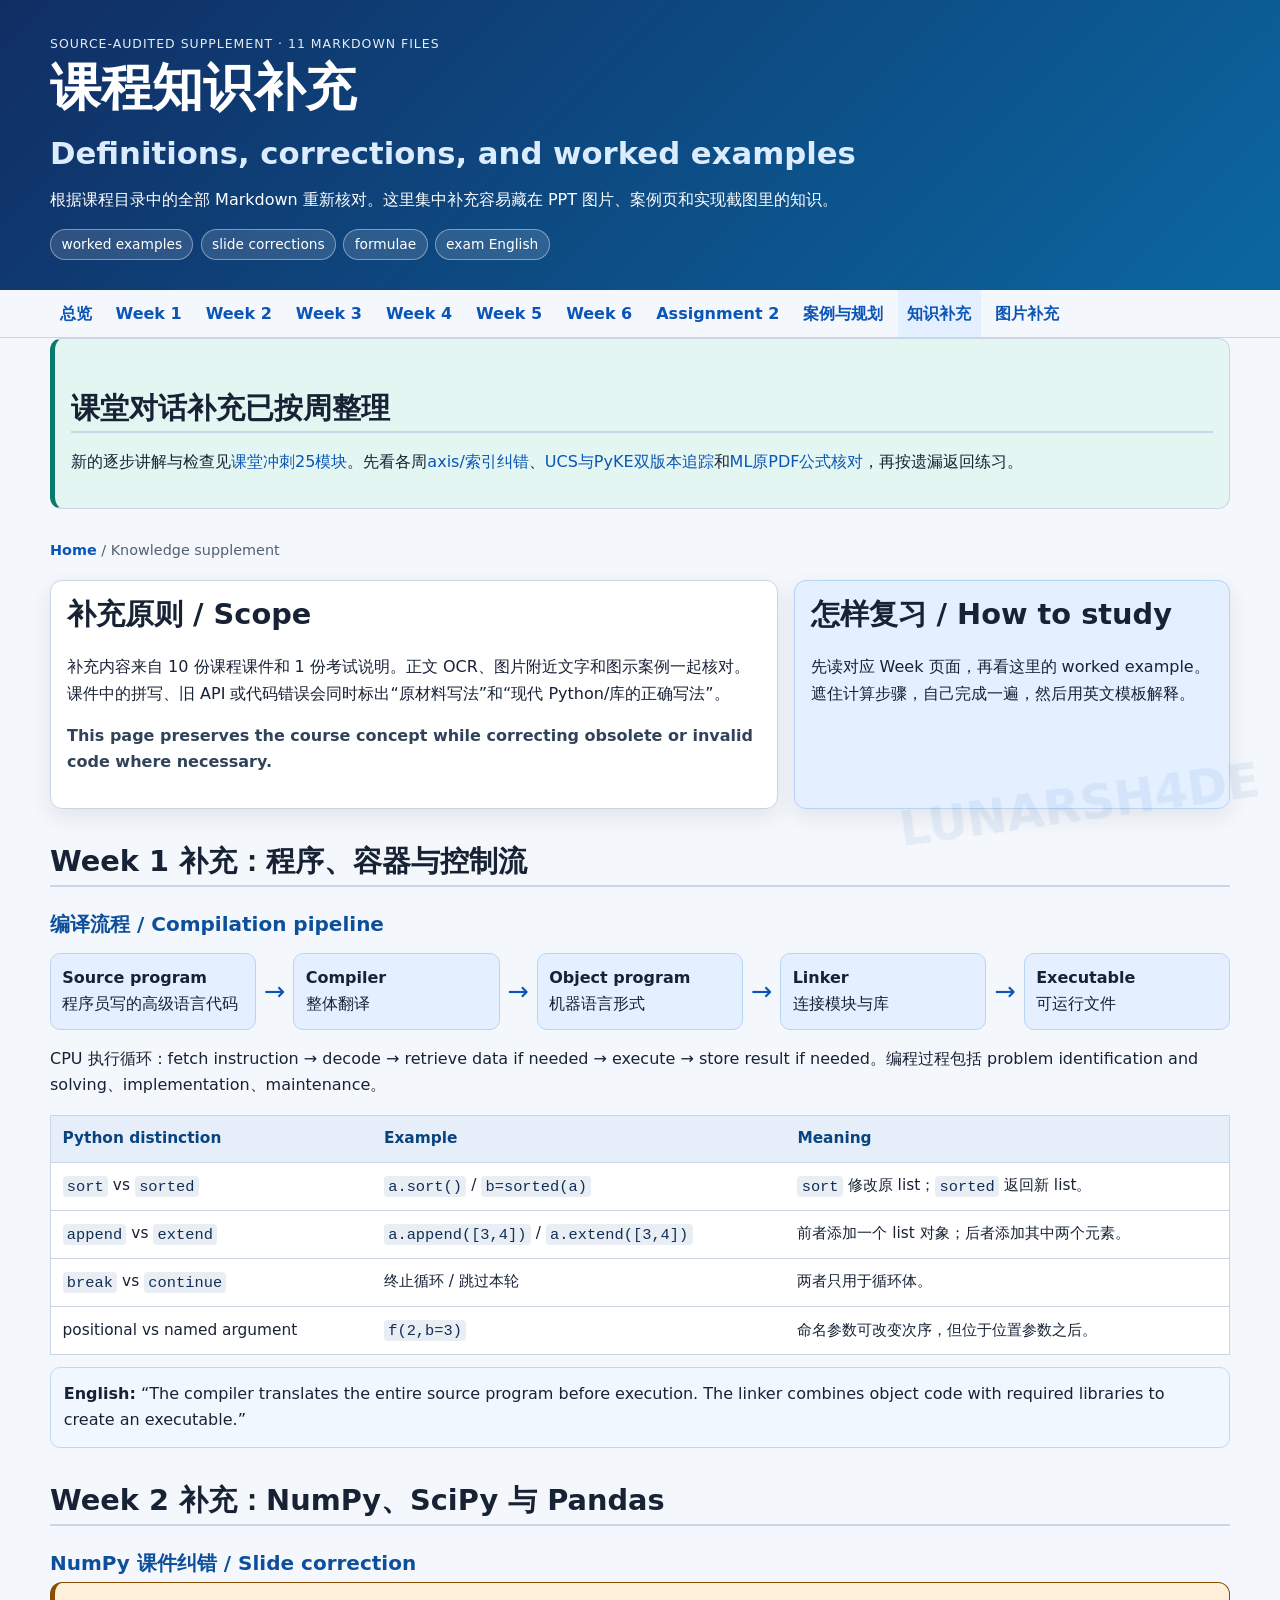
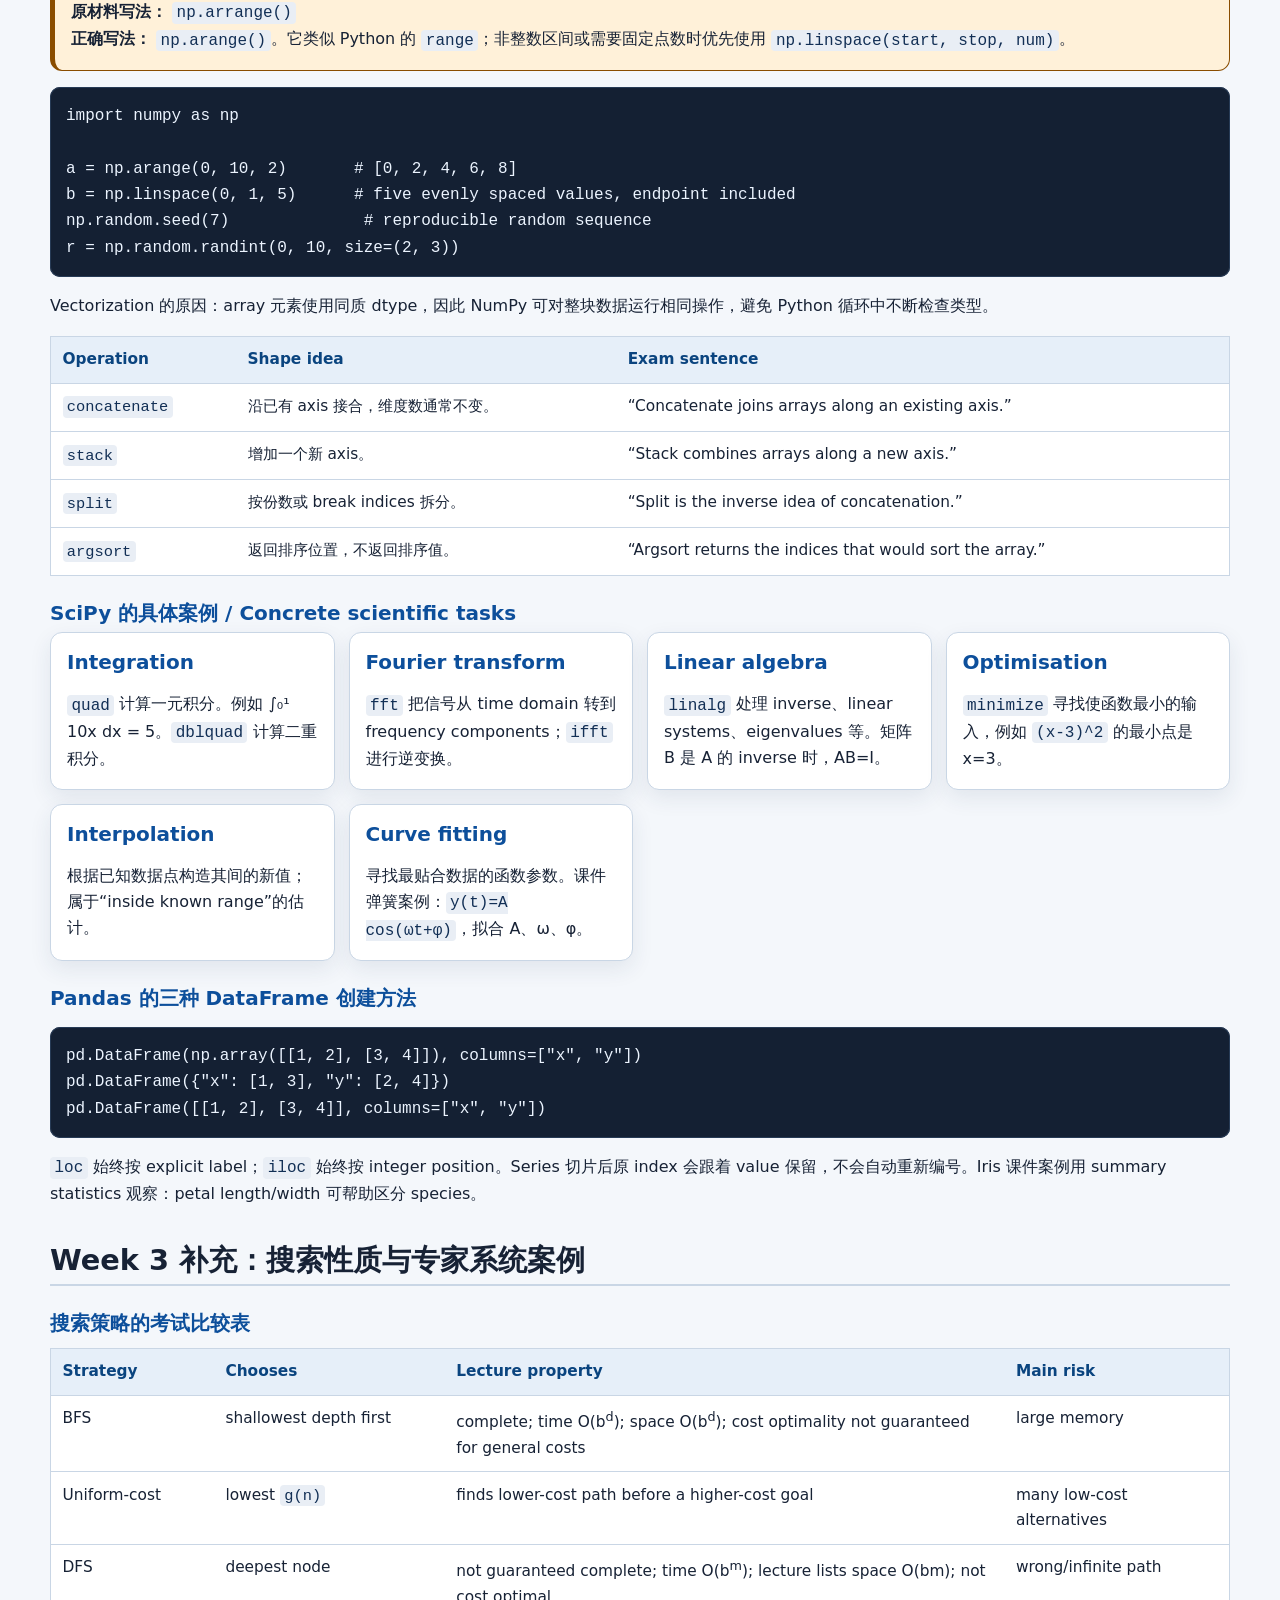
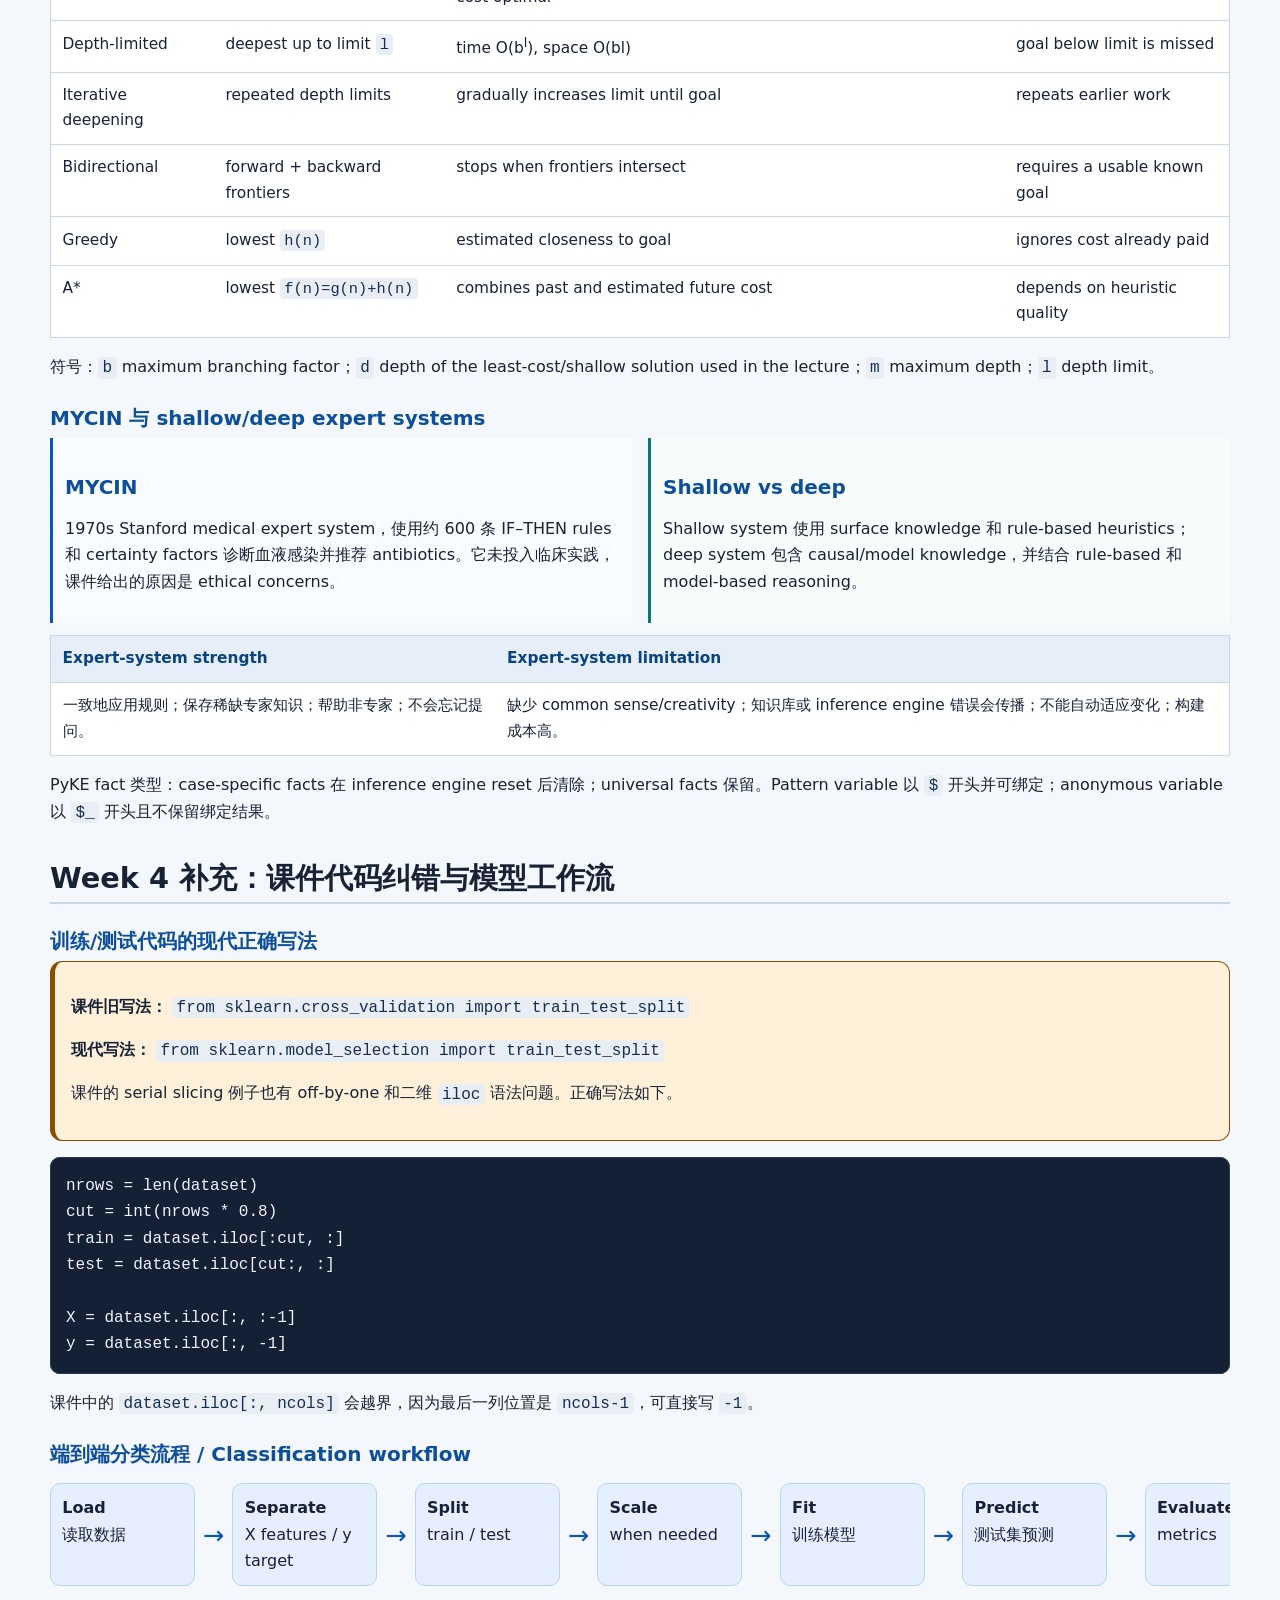
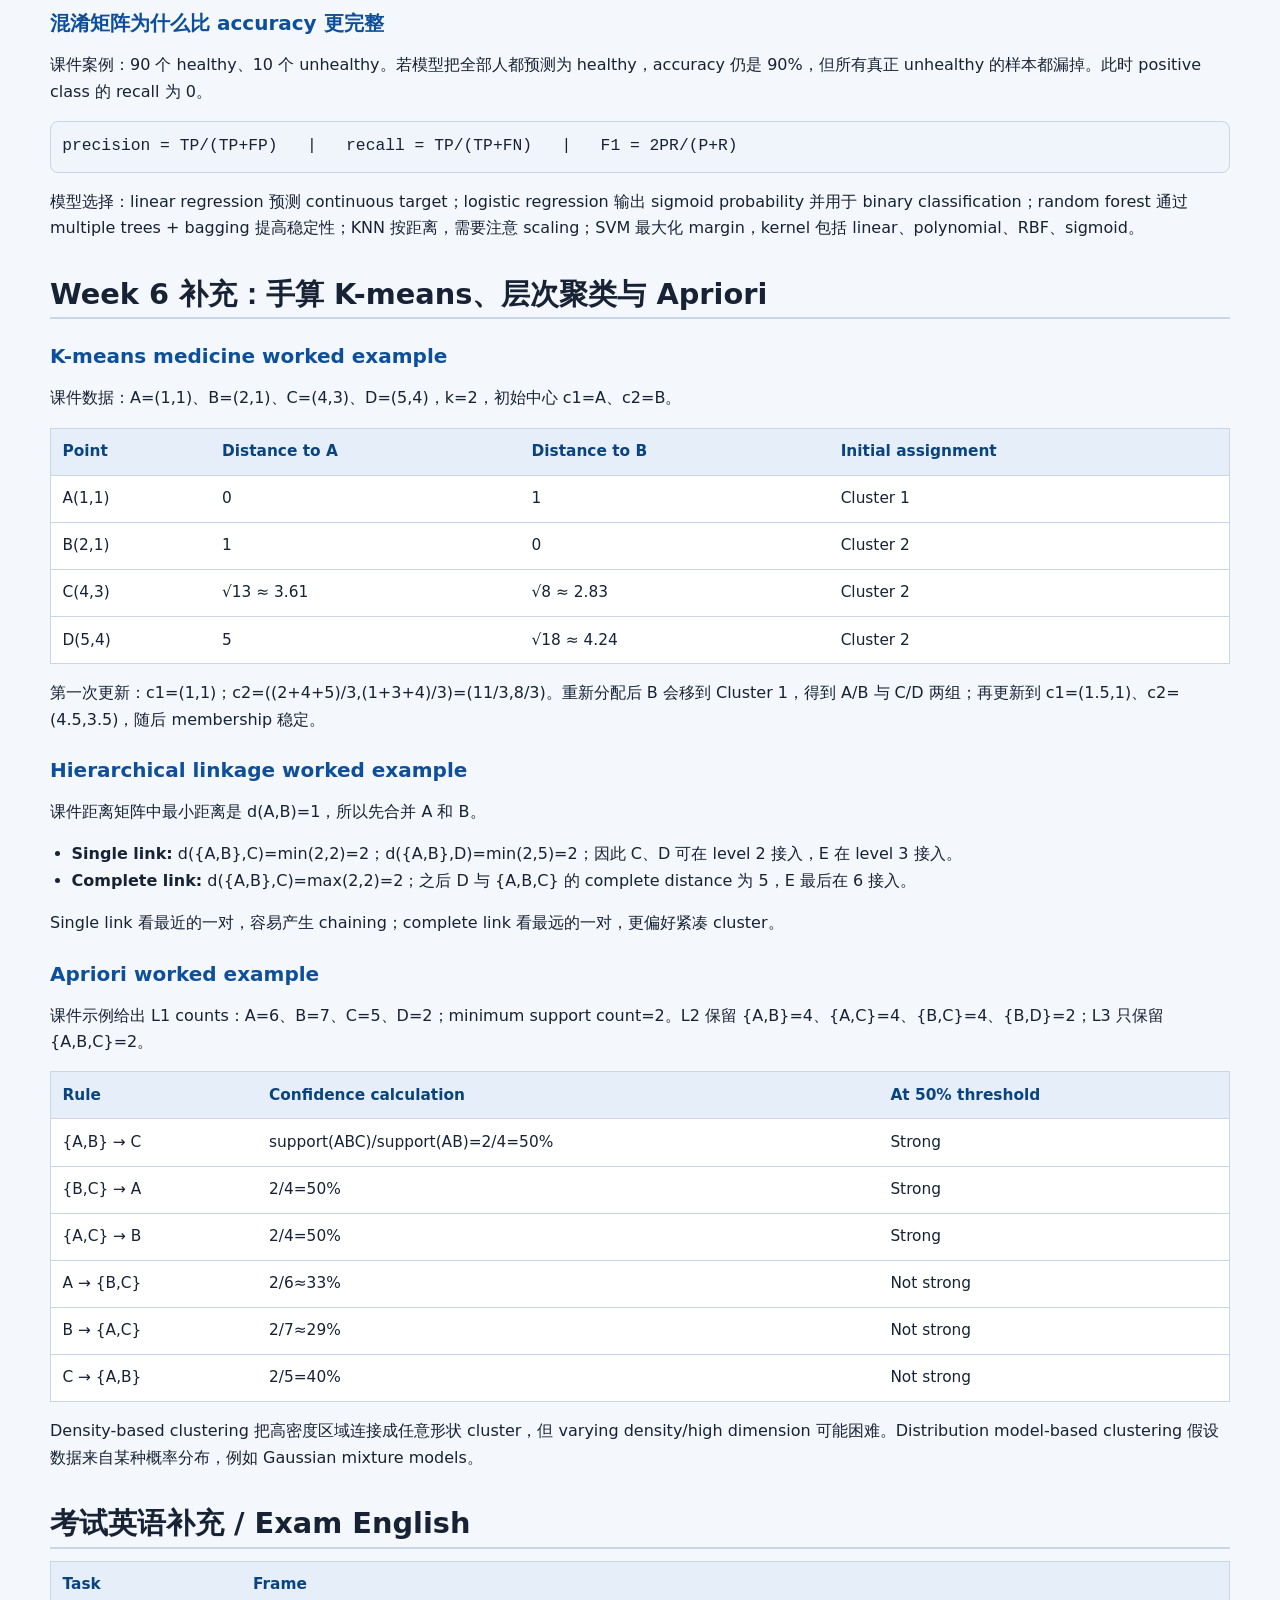
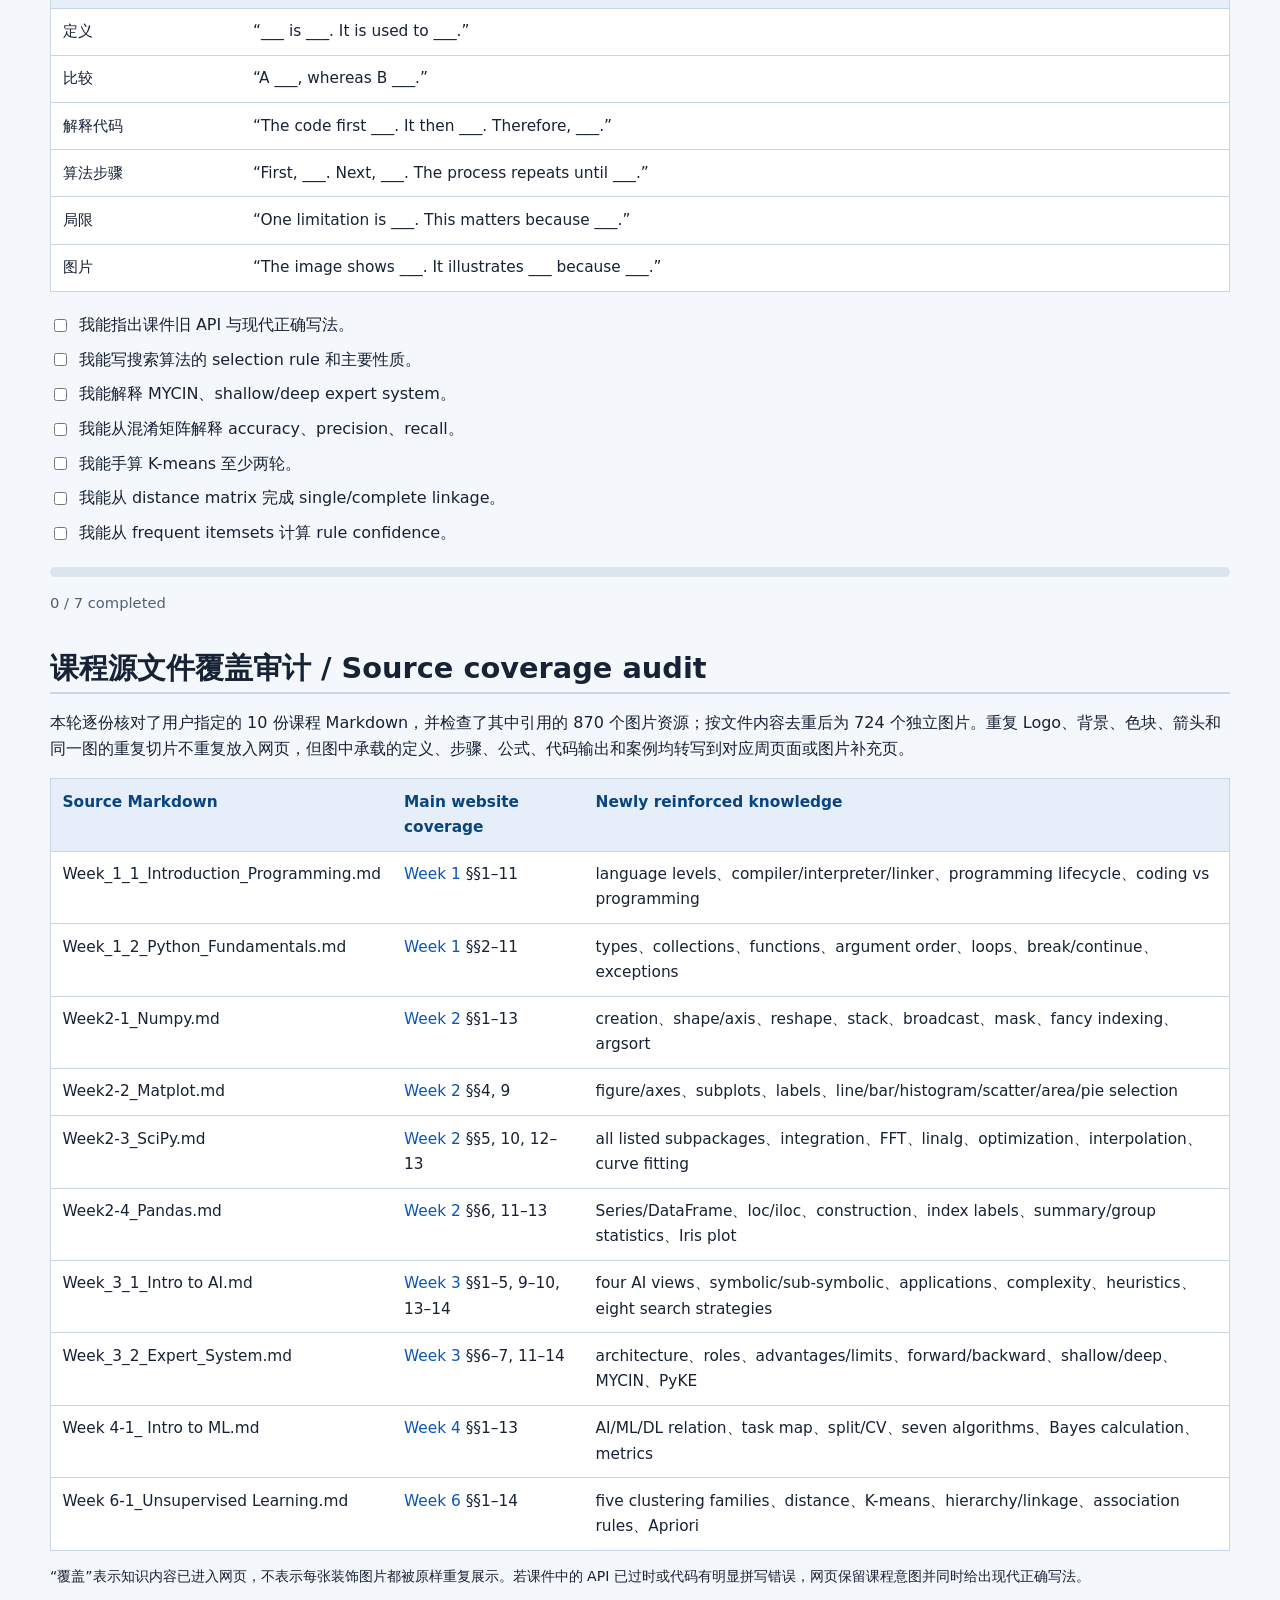
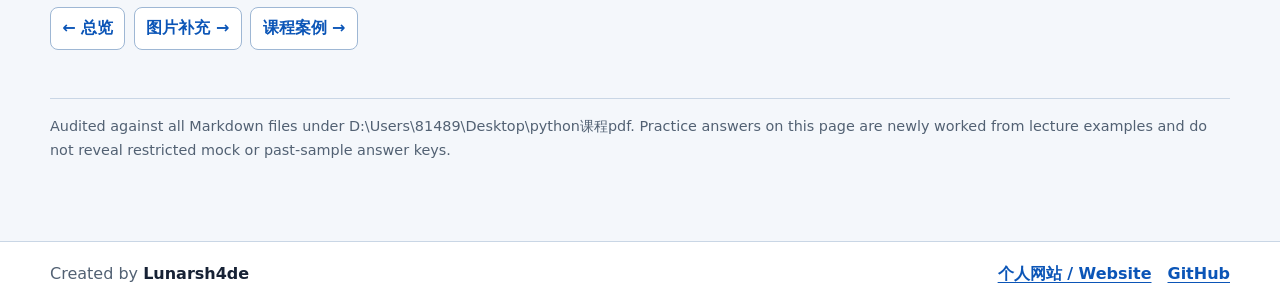
<file: output/knowledge_supplement.html>
<!doctype html>
<html lang="zh-CN">
<head>
<meta charset="utf-8">
<meta name="viewport" content="width=device-width,initial-scale=1">
<title>Course Knowledge Supplement</title>
<link rel="stylesheet" href="review.css?v=20261017">
<link rel="stylesheet" href="visual.css">
</head>
<body data-page="supplement">
<header><div class="wrap">
<div class="eyebrow">Source-audited supplement · 11 Markdown files</div>
<h1>课程知识补充<br><span class="subtitle">Definitions, corrections, and worked examples</span></h1>
<p>根据课程目录中的全部 Markdown 重新核对。这里集中补充容易藏在 PPT 图片、案例页和实现截图里的知识。</p>
<div class="chips"><span class="chip">worked examples</span><span class="chip">slide corrections</span><span class="chip">formulae</span><span class="chip">exam English</span></div>
</div></header>
<nav class="topnav"><div class="wrap">
<a href="python_midterm_review.html">总览</a><a href="week1.html">Week 1</a><a href="week2.html">Week 2</a><a href="week3.html">Week 3</a><a href="week4.html">Week 4</a><a href="week5.html">Week 5</a><a href="week6.html">Week 6</a><a href="assignment2.html">Assignment 2</a><a href="course_cases.html">案例与规划</a><a class="active" href="knowledge_supplement.html">知识补充</a><a href="visual_supplements.html">图片补充</a>
</div></nav>
<main><section class="callout" id="dialogue-followup"><h2>课堂对话补充已按周整理</h2><p>新的逐步讲解与检查见<a href="dialogue-review.html">课堂冲刺25模块</a>。先看各周<a href="week2.html#dialogue-additions">axis/索引纠错</a>、<a href="week3.html#dialogue-additions">UCS与PyKE双版本追踪</a>和<a href="week4.html#dialogue-additions">ML原PDF公式核对</a>，再按遗漏返回练习。</p></section>
<p class="breadcrumbs"><a href="python_midterm_review.html">Home</a> / Knowledge supplement</p>

<section class="summary"><div class="summary-main">
<h2>补充原则 / Scope</h2>
<p>补充内容来自 10 份课程课件和 1 份考试说明。正文 OCR、图片附近文字和图示案例一起核对。课件中的拼写、旧 API 或代码错误会同时标出“原材料写法”和“现代 Python/库的正确写法”。</p>
<p class="en"><b>This page preserves the course concept while correcting obsolete or invalid code where necessary.</b></p>
</div><aside class="summary-side">
<h2>怎样复习 / How to study</h2>
<p>先读对应 Week 页面，再看这里的 worked example。遮住计算步骤，自己完成一遍，然后用英文模板解释。</p>
</aside></section>

<section><h2>Week 1 补充：程序、容器与控制流</h2>
<h3>编译流程 / Compilation pipeline</h3>
<div class="flow"><div class="step"><b>Source program</b><br>程序员写的高级语言代码</div><div class="arrow">→</div><div class="step"><b>Compiler</b><br>整体翻译</div><div class="arrow">→</div><div class="step"><b>Object program</b><br>机器语言形式</div><div class="arrow">→</div><div class="step"><b>Linker</b><br>连接模块与库</div><div class="arrow">→</div><div class="step"><b>Executable</b><br>可运行文件</div></div>
<p>CPU 执行循环：fetch instruction → decode → retrieve data if needed → execute → store result if needed。编程过程包括 problem identification and solving、implementation、maintenance。</p>
<div class="table-wrap"><table class="table"><thead><tr><th>Python distinction</th><th>Example</th><th>Meaning</th></tr></thead><tbody>
<tr><td><code>sort</code> vs <code>sorted</code></td><td><code>a.sort()</code> / <code>b=sorted(a)</code></td><td><code>sort</code> 修改原 list；<code>sorted</code> 返回新 list。</td></tr>
<tr><td><code>append</code> vs <code>extend</code></td><td><code>a.append([3,4])</code> / <code>a.extend([3,4])</code></td><td>前者添加一个 list 对象；后者添加其中两个元素。</td></tr>
<tr><td><code>break</code> vs <code>continue</code></td><td>终止循环 / 跳过本轮</td><td>两者只用于循环体。</td></tr>
<tr><td>positional vs named argument</td><td><code>f(2,b=3)</code></td><td>命名参数可改变次序，但位于位置参数之后。</td></tr>
</tbody></table></div>
<div class="answer"><b>English:</b> “The compiler translates the entire source program before execution. The linker combines object code with required libraries to create an executable.”</div>
</section>

<section><h2>Week 2 补充：NumPy、SciPy 与 Pandas</h2>
<h3>NumPy 课件纠错 / Slide correction</h3>
<div class="callout warning"><b>原材料写法：</b> <code>np.arrange()</code><br><b>正确写法：</b> <code>np.arange()</code>。它类似 Python 的 <code>range</code>；非整数区间或需要固定点数时优先使用 <code>np.linspace(start, stop, num)</code>。</div>
<pre><code>import numpy as np

a = np.arange(0, 10, 2)       # [0, 2, 4, 6, 8]
b = np.linspace(0, 1, 5)      # five evenly spaced values, endpoint included
np.random.seed(7)              # reproducible random sequence
r = np.random.randint(0, 10, size=(2, 3))</code></pre>
<p>Vectorization 的原因：array 元素使用同质 dtype，因此 NumPy 可对整块数据运行相同操作，避免 Python 循环中不断检查类型。</p>
<div class="table-wrap"><table class="table"><thead><tr><th>Operation</th><th>Shape idea</th><th>Exam sentence</th></tr></thead><tbody>
<tr><td><code>concatenate</code></td><td>沿已有 axis 接合，维度数通常不变。</td><td>“Concatenate joins arrays along an existing axis.”</td></tr>
<tr><td><code>stack</code></td><td>增加一个新 axis。</td><td>“Stack combines arrays along a new axis.”</td></tr>
<tr><td><code>split</code></td><td>按份数或 break indices 拆分。</td><td>“Split is the inverse idea of concatenation.”</td></tr>
<tr><td><code>argsort</code></td><td>返回排序位置，不返回排序值。</td><td>“Argsort returns the indices that would sort the array.”</td></tr>
</tbody></table></div>

<h3>SciPy 的具体案例 / Concrete scientific tasks</h3>
<div class="grid">
<div class="card"><h3>Integration</h3><p><code>quad</code> 计算一元积分。例如 ∫₀¹ 10x dx = 5。<code>dblquad</code> 计算二重积分。</p></div>
<div class="card"><h3>Fourier transform</h3><p><code>fft</code> 把信号从 time domain 转到 frequency components；<code>ifft</code> 进行逆变换。</p></div>
<div class="card"><h3>Linear algebra</h3><p><code>linalg</code> 处理 inverse、linear systems、eigenvalues 等。矩阵 B 是 A 的 inverse 时，AB=I。</p></div>
<div class="card"><h3>Optimisation</h3><p><code>minimize</code> 寻找使函数最小的输入，例如 <code>(x-3)^2</code> 的最小点是 x=3。</p></div>
<div class="card"><h3>Interpolation</h3><p>根据已知数据点构造其间的新值；属于“inside known range”的估计。</p></div>
<div class="card"><h3>Curve fitting</h3><p>寻找最贴合数据的函数参数。课件弹簧案例：<code>y(t)=A cos(ωt+φ)</code>，拟合 A、ω、φ。</p></div>
</div>

<h3>Pandas 的三种 DataFrame 创建方法</h3>
<pre><code>pd.DataFrame(np.array([[1, 2], [3, 4]]), columns=["x", "y"])
pd.DataFrame({"x": [1, 3], "y": [2, 4]})
pd.DataFrame([[1, 2], [3, 4]], columns=["x", "y"])</code></pre>
<p><code>loc</code> 始终按 explicit label；<code>iloc</code> 始终按 integer position。Series 切片后原 index 会跟着 value 保留，不会自动重新编号。Iris 课件案例用 summary statistics 观察：petal length/width 可帮助区分 species。</p>
</section>

<section><h2>Week 3 补充：搜索性质与专家系统案例</h2>
<h3>搜索策略的考试比较表</h3>
<div class="table-wrap"><table class="table"><thead><tr><th>Strategy</th><th>Chooses</th><th>Lecture property</th><th>Main risk</th></tr></thead><tbody>
<tr><td>BFS</td><td>shallowest depth first</td><td>complete; time O(b<sup>d</sup>); space O(b<sup>d</sup>); cost optimality not guaranteed for general costs</td><td>large memory</td></tr>
<tr><td>Uniform-cost</td><td>lowest <code>g(n)</code></td><td>finds lower-cost path before a higher-cost goal</td><td>many low-cost alternatives</td></tr>
<tr><td>DFS</td><td>deepest node</td><td>not guaranteed complete; time O(b<sup>m</sup>); lecture lists space O(bm); not cost optimal</td><td>wrong/infinite path</td></tr>
<tr><td>Depth-limited</td><td>deepest up to limit <code>l</code></td><td>time O(b<sup>l</sup>), space O(bl)</td><td>goal below limit is missed</td></tr>
<tr><td>Iterative deepening</td><td>repeated depth limits</td><td>gradually increases limit until goal</td><td>repeats earlier work</td></tr>
<tr><td>Bidirectional</td><td>forward + backward frontiers</td><td>stops when frontiers intersect</td><td>requires a usable known goal</td></tr>
<tr><td>Greedy</td><td>lowest <code>h(n)</code></td><td>estimated closeness to goal</td><td>ignores cost already paid</td></tr>
<tr><td>A*</td><td>lowest <code>f(n)=g(n)+h(n)</code></td><td>combines past and estimated future cost</td><td>depends on heuristic quality</td></tr>
</tbody></table></div>
<p>符号：<code>b</code> maximum branching factor；<code>d</code> depth of the least-cost/shallow solution used in the lecture；<code>m</code> maximum depth；<code>l</code> depth limit。</p>

<h3>MYCIN 与 shallow/deep expert systems</h3>
<div class="bilingual"><div><h3>MYCIN</h3><p>1970s Stanford medical expert system，使用约 600 条 IF–THEN rules 和 certainty factors 诊断血液感染并推荐 antibiotics。它未投入临床实践，课件给出的原因是 ethical concerns。</p></div><div><h3>Shallow vs deep</h3><p>Shallow system 使用 surface knowledge 和 rule-based heuristics；deep system 包含 causal/model knowledge，并结合 rule-based 和 model-based reasoning。</p></div></div>
<div class="table-wrap"><table class="table"><thead><tr><th>Expert-system strength</th><th>Expert-system limitation</th></tr></thead><tbody>
<tr><td>一致地应用规则；保存稀缺专家知识；帮助非专家；不会忘记提问。</td><td>缺少 common sense/creativity；知识库或 inference engine 错误会传播；不能自动适应变化；构建成本高。</td></tr>
</tbody></table></div>
<p>PyKE fact 类型：case-specific facts 在 inference engine reset 后清除；universal facts 保留。Pattern variable 以 <code>$</code> 开头并可绑定；anonymous variable 以 <code>$_</code> 开头且不保留绑定结果。</p>
</section>

<section><h2>Week 4 补充：课件代码纠错与模型工作流</h2>
<h3>训练/测试代码的现代正确写法</h3>
<div class="callout warning">
<p><b>课件旧写法：</b> <code>from sklearn.cross_validation import train_test_split</code></p>
<p><b>现代写法：</b> <code>from sklearn.model_selection import train_test_split</code></p>
<p>课件的 serial slicing 例子也有 off-by-one 和二维 <code>iloc</code> 语法问题。正确写法如下。</p>
</div>
<pre><code>nrows = len(dataset)
cut = int(nrows * 0.8)
train = dataset.iloc[:cut, :]
test = dataset.iloc[cut:, :]

X = dataset.iloc[:, :-1]
y = dataset.iloc[:, -1]</code></pre>
<p>课件中的 <code>dataset.iloc[:, ncols]</code> 会越界，因为最后一列位置是 <code>ncols-1</code>，可直接写 <code>-1</code>。</p>

<h3>端到端分类流程 / Classification workflow</h3>
<div class="flow"><div class="step"><b>Load</b><br>读取数据</div><div class="arrow">→</div><div class="step"><b>Separate</b><br>X features / y target</div><div class="arrow">→</div><div class="step"><b>Split</b><br>train / test</div><div class="arrow">→</div><div class="step"><b>Scale</b><br>when needed</div><div class="arrow">→</div><div class="step"><b>Fit</b><br>训练模型</div><div class="arrow">→</div><div class="step"><b>Predict</b><br>测试集预测</div><div class="arrow">→</div><div class="step"><b>Evaluate</b><br>metrics</div></div>

<h3>混淆矩阵为什么比 accuracy 更完整</h3>
<p>课件案例：90 个 healthy、10 个 unhealthy。若模型把全部人都预测为 healthy，accuracy 仍是 90%，但所有真正 unhealthy 的样本都漏掉。此时 positive class 的 recall 为 0。</p>
<div class="formula">precision = TP/(TP+FP) &nbsp; | &nbsp; recall = TP/(TP+FN) &nbsp; | &nbsp; F1 = 2PR/(P+R)</div>
<p>模型选择：linear regression 预测 continuous target；logistic regression 输出 sigmoid probability 并用于 binary classification；random forest 通过 multiple trees + bagging 提高稳定性；KNN 按距离，需要注意 scaling；SVM 最大化 margin，kernel 包括 linear、polynomial、RBF、sigmoid。</p>
</section>

<section><h2>Week 6 补充：手算 K-means、层次聚类与 Apriori</h2>
<h3>K-means medicine worked example</h3>
<p>课件数据：A=(1,1)、B=(2,1)、C=(4,3)、D=(5,4)，k=2，初始中心 c1=A、c2=B。</p>
<div class="table-wrap"><table class="table"><thead><tr><th>Point</th><th>Distance to A</th><th>Distance to B</th><th>Initial assignment</th></tr></thead><tbody>
<tr><td>A(1,1)</td><td>0</td><td>1</td><td>Cluster 1</td></tr>
<tr><td>B(2,1)</td><td>1</td><td>0</td><td>Cluster 2</td></tr>
<tr><td>C(4,3)</td><td>√13 ≈ 3.61</td><td>√8 ≈ 2.83</td><td>Cluster 2</td></tr>
<tr><td>D(5,4)</td><td>5</td><td>√18 ≈ 4.24</td><td>Cluster 2</td></tr>
</tbody></table></div>
<p>第一次更新：c1=(1,1)；c2=((2+4+5)/3,(1+3+4)/3)=(11/3,8/3)。重新分配后 B 会移到 Cluster 1，得到 A/B 与 C/D 两组；再更新到 c1=(1.5,1)、c2=(4.5,3.5)，随后 membership 稳定。</p>

<h3>Hierarchical linkage worked example</h3>
<p>课件距离矩阵中最小距离是 d(A,B)=1，所以先合并 A 和 B。</p>
<ul>
<li><b>Single link:</b> d({A,B},C)=min(2,2)=2；d({A,B},D)=min(2,5)=2；因此 C、D 可在 level 2 接入，E 在 level 3 接入。</li>
<li><b>Complete link:</b> d({A,B},C)=max(2,2)=2；之后 D 与 {A,B,C} 的 complete distance 为 5，E 最后在 6 接入。</li>
</ul>
<p>Single link 看最近的一对，容易产生 chaining；complete link 看最远的一对，更偏好紧凑 cluster。</p>

<h3>Apriori worked example</h3>
<p>课件示例给出 L1 counts：A=6、B=7、C=5、D=2；minimum support count=2。L2 保留 {A,B}=4、{A,C}=4、{B,C}=4、{B,D}=2；L3 只保留 {A,B,C}=2。</p>
<div class="table-wrap"><table class="table"><thead><tr><th>Rule</th><th>Confidence calculation</th><th>At 50% threshold</th></tr></thead><tbody>
<tr><td>{A,B} → C</td><td>support(ABC)/support(AB)=2/4=50%</td><td>Strong</td></tr>
<tr><td>{B,C} → A</td><td>2/4=50%</td><td>Strong</td></tr>
<tr><td>{A,C} → B</td><td>2/4=50%</td><td>Strong</td></tr>
<tr><td>A → {B,C}</td><td>2/6≈33%</td><td>Not strong</td></tr>
<tr><td>B → {A,C}</td><td>2/7≈29%</td><td>Not strong</td></tr>
<tr><td>C → {A,B}</td><td>2/5=40%</td><td>Not strong</td></tr>
</tbody></table></div>
<p>Density-based clustering 把高密度区域连接成任意形状 cluster，但 varying density/high dimension 可能困难。Distribution model-based clustering 假设数据来自某种概率分布，例如 Gaussian mixture models。</p>
</section>

<section><h2>考试英语补充 / Exam English</h2>
<div class="table-wrap"><table class="table"><thead><tr><th>Task</th><th>Frame</th></tr></thead><tbody>
<tr><td>定义</td><td>“___ is ___. It is used to ___.”</td></tr>
<tr><td>比较</td><td>“A ___, whereas B ___.”</td></tr>
<tr><td>解释代码</td><td>“The code first ___. It then ___. Therefore, ___.”</td></tr>
<tr><td>算法步骤</td><td>“First, ___. Next, ___. The process repeats until ___.”</td></tr>
<tr><td>局限</td><td>“One limitation is ___. This matters because ___.”</td></tr>
<tr><td>图片</td><td>“The image shows ___. It illustrates ___ because ___.”</td></tr>
</tbody></table></div>
<ul class="checklist">
<li><input data-check type="checkbox">我能指出课件旧 API 与现代正确写法。</li>
<li><input data-check type="checkbox">我能写搜索算法的 selection rule 和主要性质。</li>
<li><input data-check type="checkbox">我能解释 MYCIN、shallow/deep expert system。</li>
<li><input data-check type="checkbox">我能从混淆矩阵解释 accuracy、precision、recall。</li>
<li><input data-check type="checkbox">我能手算 K-means 至少两轮。</li>
<li><input data-check type="checkbox">我能从 distance matrix 完成 single/complete linkage。</li>
<li><input data-check type="checkbox">我能从 frequent itemsets 计算 rule confidence。</li>
</ul>
<div class="progress"><span data-progress-bar></span></div><p data-progress-text class="muted">0 / 0 completed</p>
</section>

<section><h2>课程源文件覆盖审计 / Source coverage audit</h2><p>本轮逐份核对了用户指定的 10 份课程 Markdown，并检查了其中引用的 870 个图片资源；按文件内容去重后为 724 个独立图片。重复 Logo、背景、色块、箭头和同一图的重复切片不重复放入网页，但图中承载的定义、步骤、公式、代码输出和案例均转写到对应周页面或图片补充页。</p><div class="table-wrap"><table class="table"><thead><tr><th>Source Markdown</th><th>Main website coverage</th><th>Newly reinforced knowledge</th></tr></thead><tbody>
<tr><td>Week_1_1_Introduction_Programming.md</td><td><a href="week1.html">Week 1</a> §§1–11</td><td>language levels、compiler/interpreter/linker、programming lifecycle、coding vs programming</td></tr>
<tr><td>Week_1_2_Python_Fundamentals.md</td><td><a href="week1.html">Week 1</a> §§2–11</td><td>types、collections、functions、argument order、loops、break/continue、exceptions</td></tr>
<tr><td>Week2-1_Numpy.md</td><td><a href="week2.html">Week 2</a> §§1–13</td><td>creation、shape/axis、reshape、stack、broadcast、mask、fancy indexing、argsort</td></tr>
<tr><td>Week2-2_Matplot.md</td><td><a href="week2.html">Week 2</a> §§4, 9</td><td>figure/axes、subplots、labels、line/bar/histogram/scatter/area/pie selection</td></tr>
<tr><td>Week2-3_SciPy.md</td><td><a href="week2.html">Week 2</a> §§5, 10, 12–13</td><td>all listed subpackages、integration、FFT、linalg、optimization、interpolation、curve fitting</td></tr>
<tr><td>Week2-4_Pandas.md</td><td><a href="week2.html">Week 2</a> §§6, 11–13</td><td>Series/DataFrame、loc/iloc、construction、index labels、summary/group statistics、Iris plot</td></tr>
<tr><td>Week_3_1_Intro to AI.md</td><td><a href="week3.html">Week 3</a> §§1–5, 9–10, 13–14</td><td>four AI views、symbolic/sub-symbolic、applications、complexity、heuristics、eight search strategies</td></tr>
<tr><td>Week_3_2_Expert_System.md</td><td><a href="week3.html">Week 3</a> §§6–7, 11–14</td><td>architecture、roles、advantages/limits、forward/backward、shallow/deep、MYCIN、PyKE</td></tr>
<tr><td>Week 4-1_ Intro to ML.md</td><td><a href="week4.html">Week 4</a> §§1–13</td><td>AI/ML/DL relation、task map、split/CV、seven algorithms、Bayes calculation、metrics</td></tr>
<tr><td>Week 6-1_Unsupervised Learning.md</td><td><a href="week6.html">Week 6</a> §§1–14</td><td>five clustering families、distance、K-means、hierarchy/linkage、association rules、Apriori</td></tr>
</tbody></table></div><p class="small">“覆盖”表示知识内容已进入网页，不表示每张装饰图片都被原样重复展示。若课件中的 API 已过时或代码有明显拼写错误，网页保留课程意图并同时给出现代正确写法。</p></section>

<div class="page-links"><a href="python_midterm_review.html">← 总览</a><a href="visual_supplements.html">图片补充 →</a><a href="course_cases.html">课程案例 →</a></div>
<p class="footer">Audited against all Markdown files under D:\Users\81489\Desktop\python课程pdf. Practice answers on this page are newly worked from lecture examples and do not reveal restricted mock or past-sample answer keys.</p>
</main>
<script src="review.js?v=20261017"></script>
</body></html>
</file>
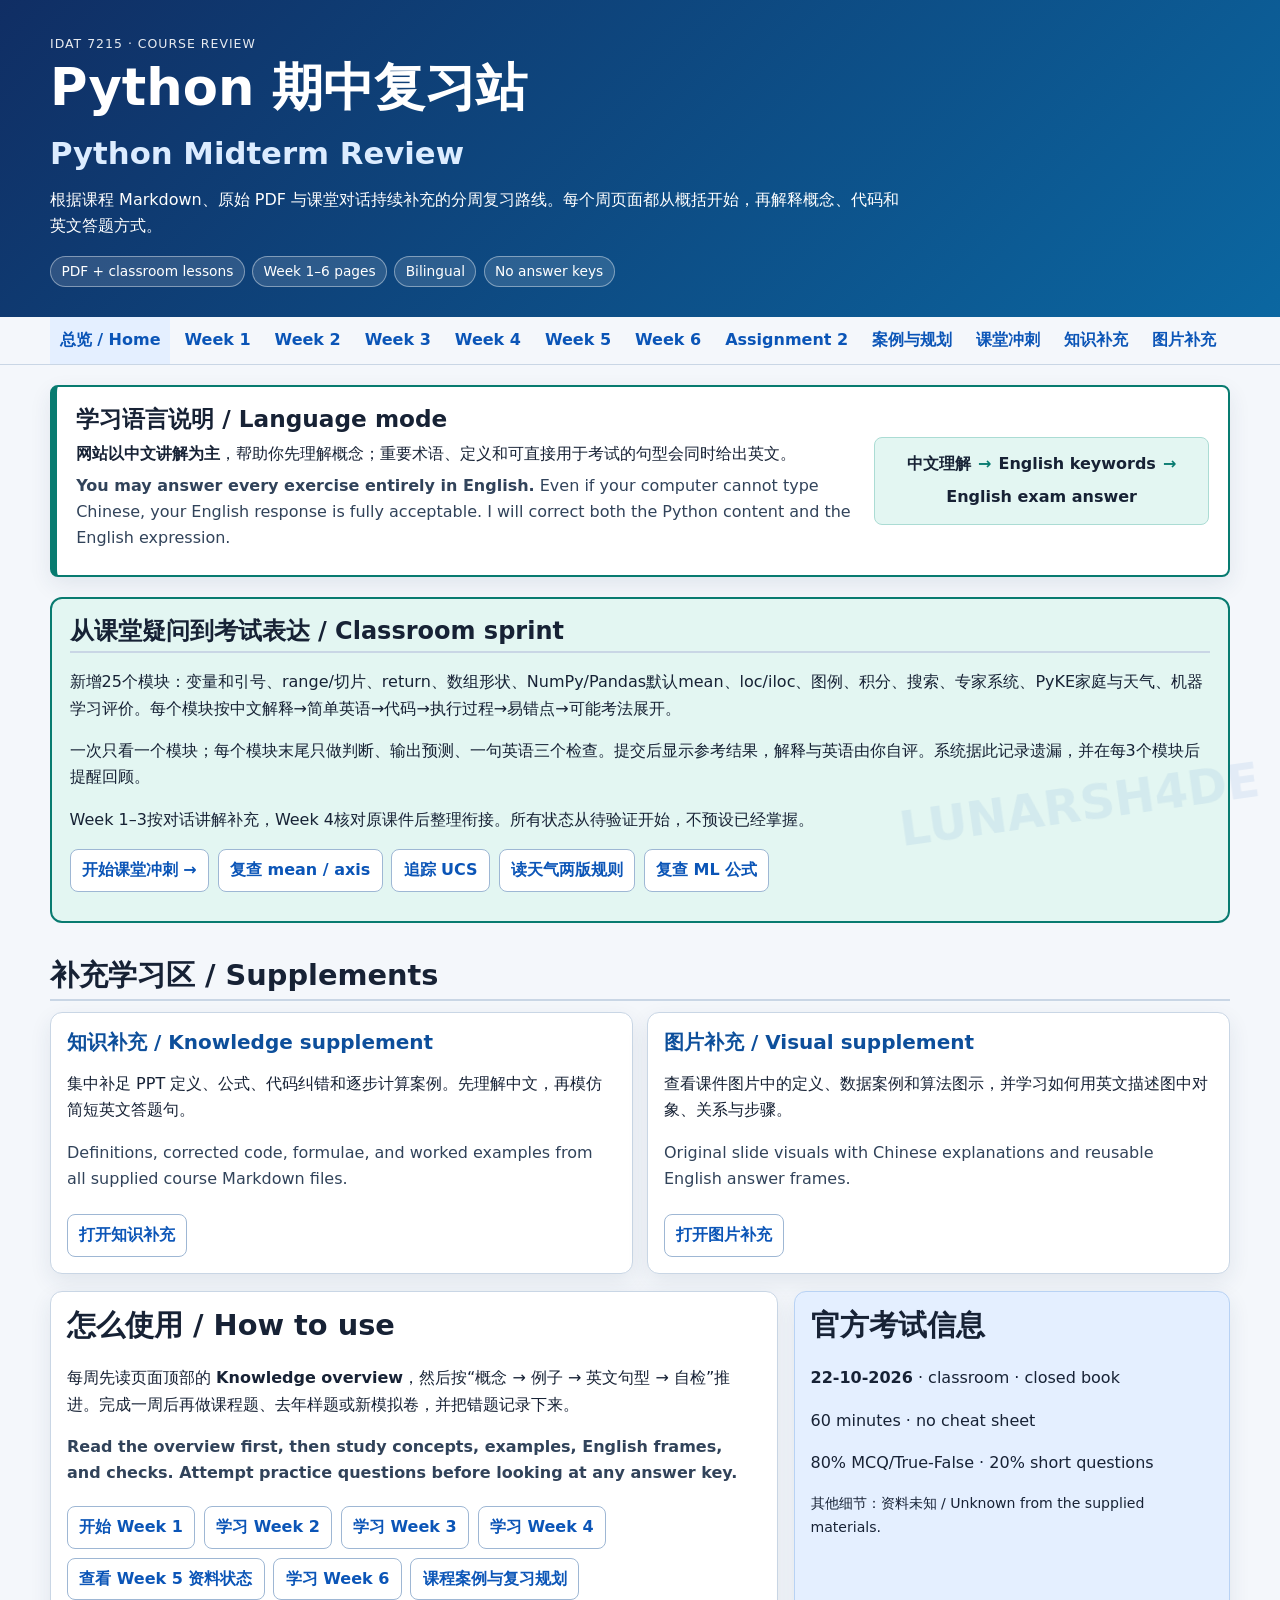
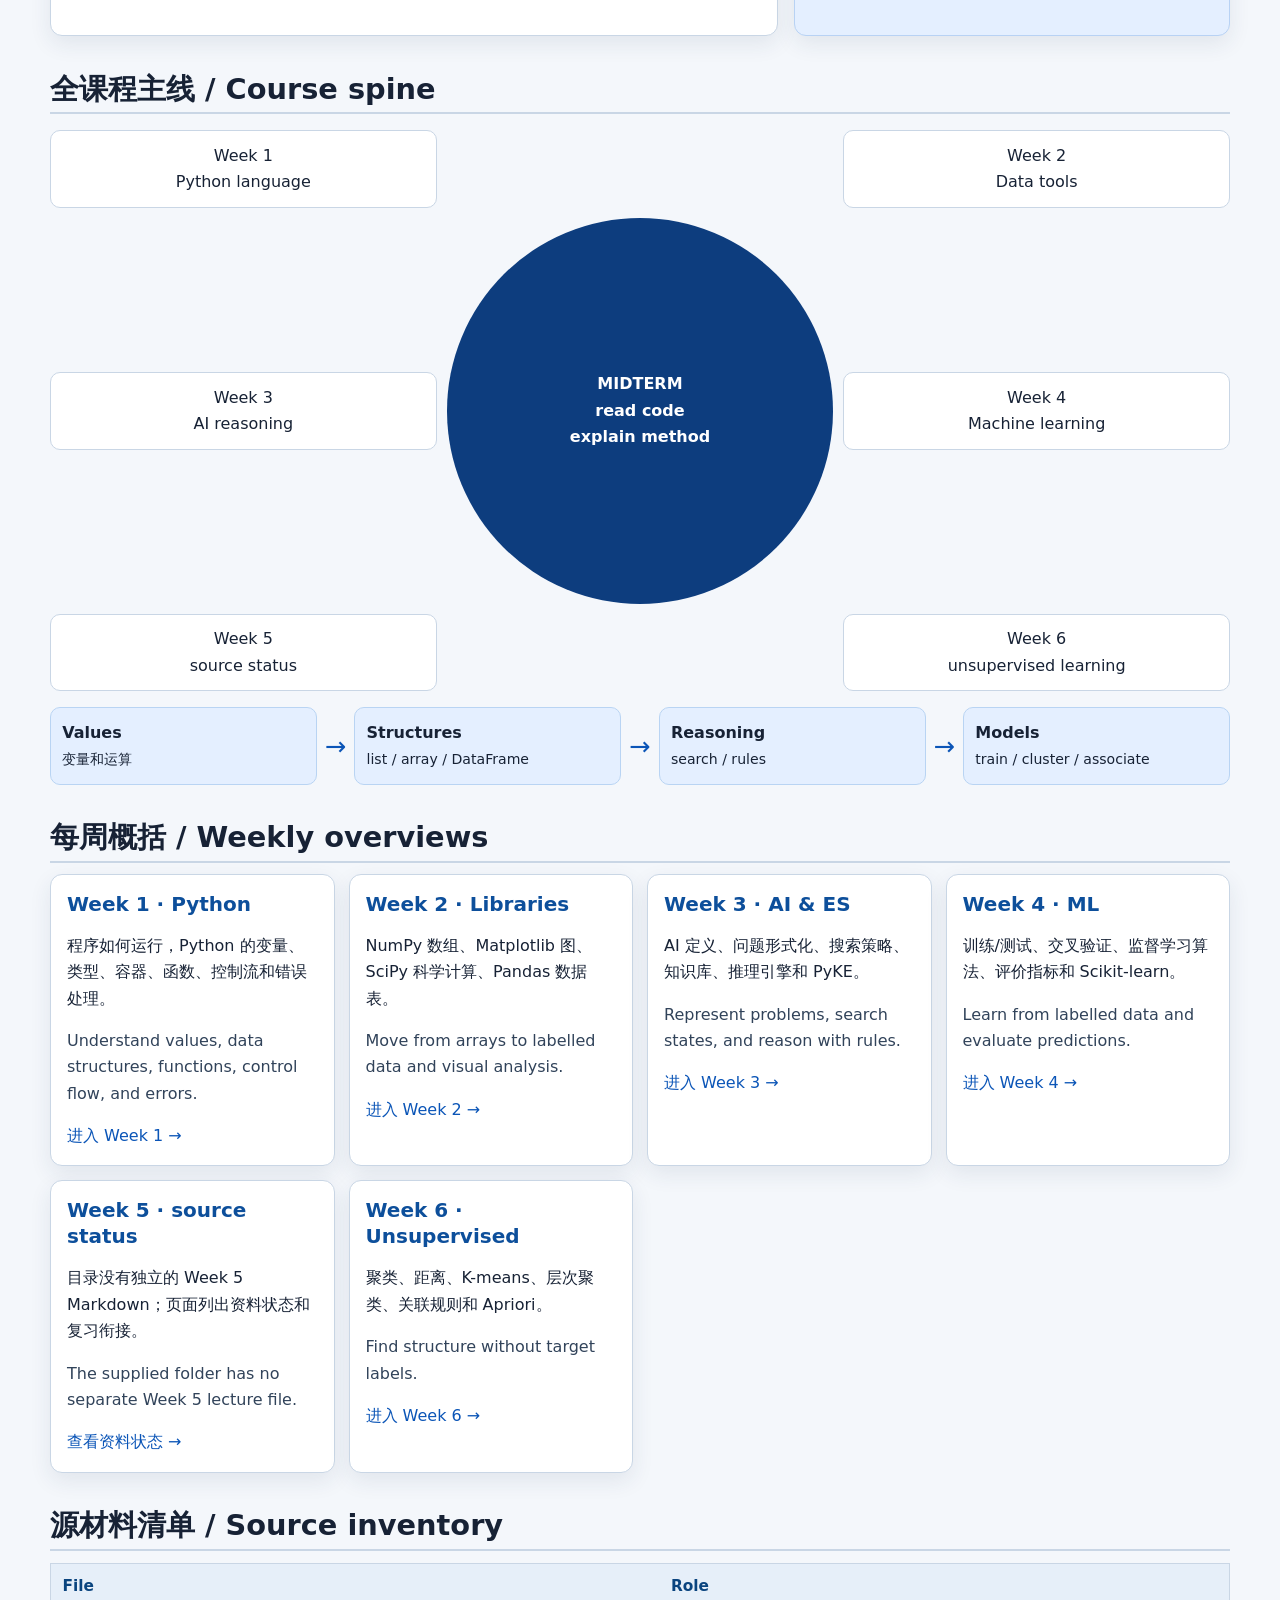
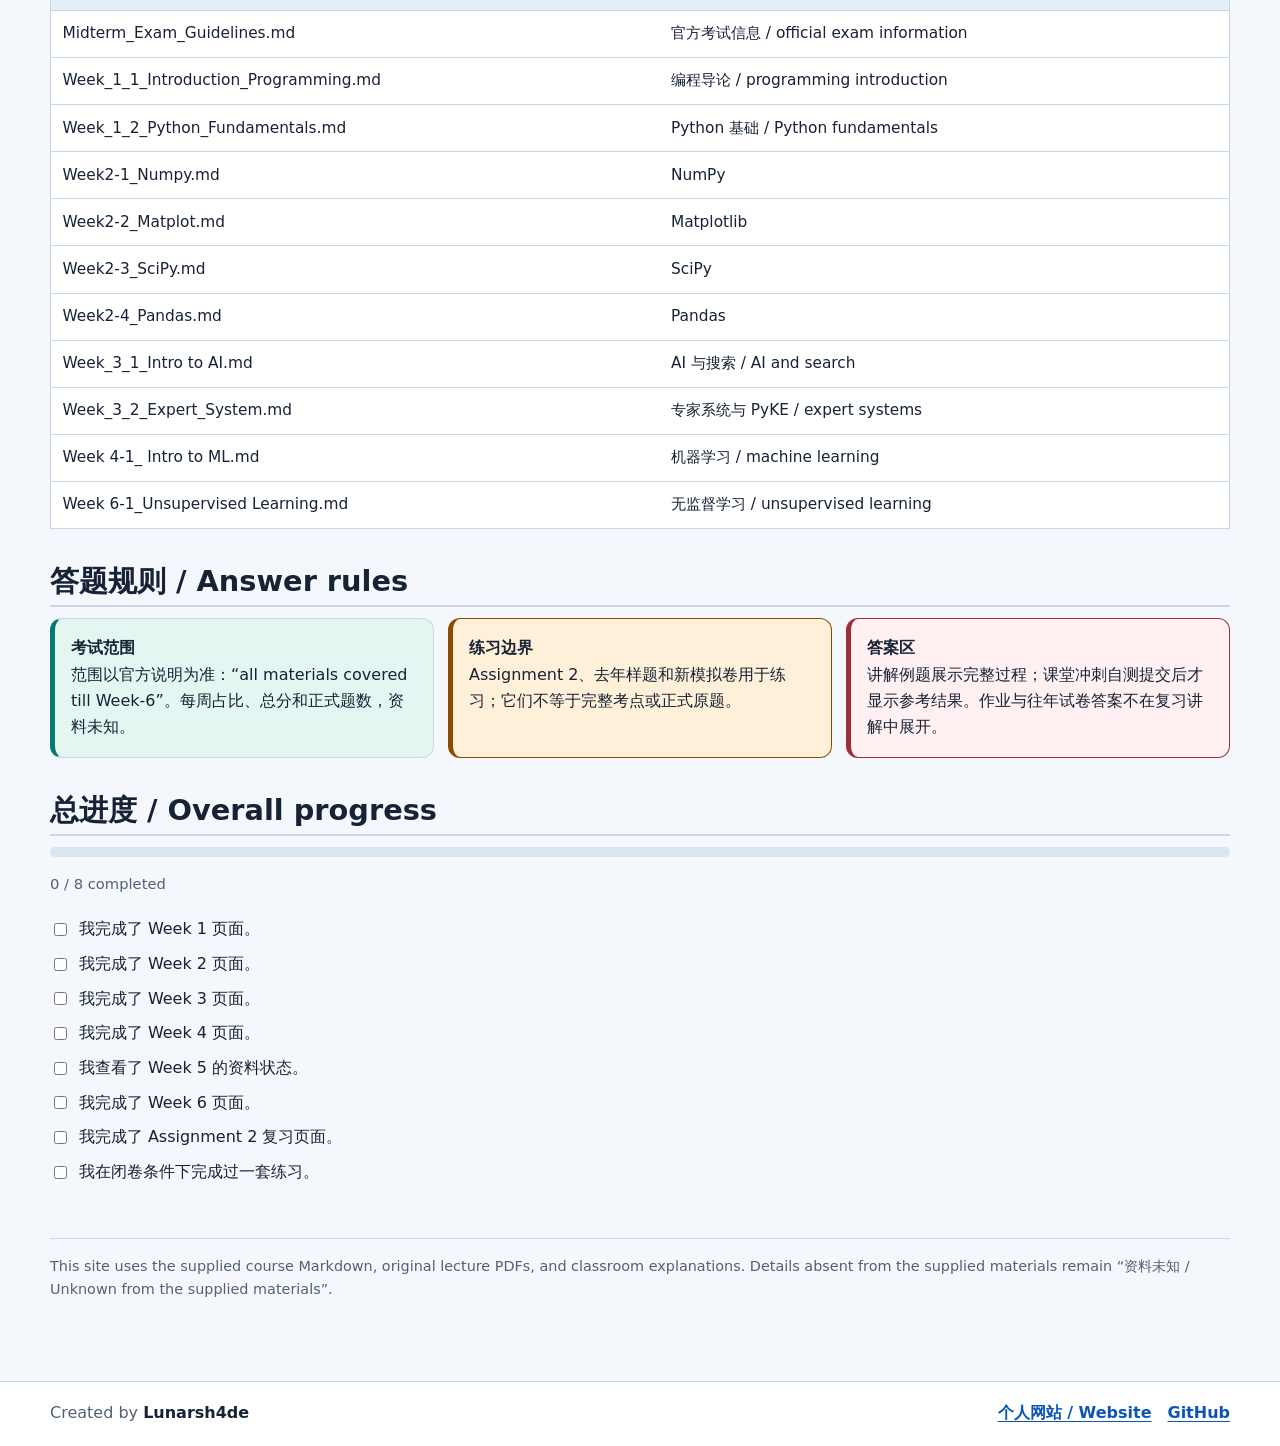
<file: output/python_midterm_review.html>
<!doctype html>
<html lang="zh-CN"><head><meta charset="utf-8"><meta name="viewport" content="width=device-width,initial-scale=1"><title>Python Midterm Review · Course Map</title><link rel="stylesheet" href="review.css?v=20261017"><link rel="stylesheet" href="dialogue-review.css?v=20261022b"></head>
<body data-page="home">
<header><div class="wrap"><div class="eyebrow">IDAT 7215 · course review</div><h1>Python 期中复习站<br><span class="subtitle">Python Midterm Review</span></h1><p>根据课程 Markdown、原始 PDF 与课堂对话持续补充的分周复习路线。每个周页面都从概括开始，再解释概念、代码和英文答题方式。</p><div class="chips"><span class="chip">PDF + classroom lessons</span><span class="chip">Week 1–6 pages</span><span class="chip">Bilingual</span><span class="chip">No answer keys</span></div></div></header>
<nav class="topnav"><div class="wrap"><a class="active" href="python_midterm_review.html">总览 / Home</a><a href="week1.html">Week 1</a><a href="week2.html">Week 2</a><a href="week3.html">Week 3</a><a href="week4.html">Week 4</a><a href="week5.html">Week 5</a><a href="week6.html">Week 6</a><a href="assignment2.html">Assignment 2</a><a href="course_cases.html">案例与规划</a><a href="dialogue-review.html">课堂冲刺</a><a href="knowledge_supplement.html">知识补充</a><a href="visual_supplements.html">图片补充</a></div></nav>
<main>
<section class="language-notice" aria-labelledby="language-mode-title"><div><h2 id="language-mode-title">学习语言说明 / Language mode</h2><p><b>网站以中文讲解为主</b>，帮助你先理解概念；重要术语、定义和可直接用于考试的句型会同时给出英文。</p><p class="en"><b>You may answer every exercise entirely in English.</b> Even if your computer cannot type Chinese, your English response is fully acceptable. I will correct both the Python content and the English expression.</p></div><div class="language-example"><span>中文理解</span><strong>→</strong><span>English keywords</span><strong>→</strong><span>English exam answer</span></div></section>
<section class="dialogue-entry" id="classroom-entry"><h2>从课堂疑问到考试表达 / Classroom sprint</h2><p>新增25个模块：变量和引号、range/切片、return、数组形状、NumPy/Pandas默认mean、loc/iloc、图例、积分、搜索、专家系统、PyKE家庭与天气、机器学习评价。每个模块按中文解释→简单英语→代码→执行过程→易错点→可能考法展开。</p><p>一次只看一个模块；每个模块末尾只做判断、输出预测、一句英语三个检查。提交后显示参考结果，解释与英语由你自评。系统据此记录遗漏，并在每3个模块后提醒回顾。</p><p>Week 1–3按对话讲解补充，Week 4核对原课件后整理衔接。所有状态从待验证开始，不预设已经掌握。</p><div class="page-links"><a href="dialogue-review.html">开始课堂冲刺 →</a><a href="dialogue-review.html#axis-defaults">复查 mean / axis</a><a href="dialogue-review.html#ucs">追踪 UCS</a><a href="dialogue-review.html#pyke-weather">读天气两版规则</a><a href="dialogue-review.html#ml-regression">复查 ML 公式</a></div></section>
<section><h2>补充学习区 / Supplements</h2><div class="grid"><article class="card featured-link"><h3>知识补充 / Knowledge supplement</h3><p>集中补足 PPT 定义、公式、代码纠错和逐步计算案例。先理解中文，再模仿简短英文答题句。</p><p class="en">Definitions, corrected code, formulae, and worked examples from all supplied course Markdown files.</p><a class="button" href="knowledge_supplement.html">打开知识补充</a></article><article class="card featured-link"><h3>图片补充 / Visual supplement</h3><p>查看课件图片中的定义、数据案例和算法图示，并学习如何用英文描述图中对象、关系与步骤。</p><p class="en">Original slide visuals with Chinese explanations and reusable English answer frames.</p><a class="button" href="visual_supplements.html">打开图片补充</a></article></div></section>
<div class="summary"><section class="summary-main"><h2>怎么使用 / How to use</h2><p>每周先读页面顶部的 <b>Knowledge overview</b>，然后按“概念 → 例子 → 英文句型 → 自检”推进。完成一周后再做课程题、去年样题或新模拟卷，并把错题记录下来。</p><p class="en"><b>Read the overview first, then study concepts, examples, English frames, and checks. Attempt practice questions before looking at any answer key.</b></p><div class="page-links"><a href="week1.html">开始 Week 1</a><a href="week2.html">学习 Week 2</a><a href="week3.html">学习 Week 3</a><a href="week4.html">学习 Week 4</a><a href="week5.html">查看 Week 5 资料状态</a><a href="week6.html">学习 Week 6</a><a href="course_cases.html">课程案例与复习规划</a></div></section><aside class="summary-side"><h2>官方考试信息</h2><p><b>22-10-2026</b> · classroom · closed book</p><p>60 minutes · no cheat sheet</p><p>80% MCQ/True-False · 20% short questions</p><p class="small">其他细节：资料未知 / Unknown from the supplied materials.</p></aside></div>
<section><h2>全课程主线 / Course spine</h2><div class="mindmap"><div class="node l">Week 1<br>Python language</div><div class="node r">Week 2<br>Data tools</div><div class="node l">Week 3<br>AI reasoning</div><div class="core">MIDTERM<br>read code<br>explain method</div><div class="node r">Week 4<br>Machine learning</div><div class="node l">Week 5<br>source status</div><div class="node r">Week 6<br>unsupervised learning</div></div><div class="flow"><div class="step"><b>Values</b><br><span class="small">变量和运算</span></div><div class="arrow">→</div><div class="step"><b>Structures</b><br><span class="small">list / array / DataFrame</span></div><div class="arrow">→</div><div class="step"><b>Reasoning</b><br><span class="small">search / rules</span></div><div class="arrow">→</div><div class="step"><b>Models</b><br><span class="small">train / cluster / associate</span></div></div></section>
<section><h2>每周概括 / Weekly overviews</h2><div class="grid">
<article class="card"><h3>Week 1 · Python</h3><p>程序如何运行，Python 的变量、类型、容器、函数、控制流和错误处理。</p><p class="en">Understand values, data structures, functions, control flow, and errors.</p><a href="week1.html">进入 Week 1 →</a></article>
<article class="card"><h3>Week 2 · Libraries</h3><p>NumPy 数组、Matplotlib 图、SciPy 科学计算、Pandas 数据表。</p><p class="en">Move from arrays to labelled data and visual analysis.</p><a href="week2.html">进入 Week 2 →</a></article>
<article class="card"><h3>Week 3 · AI & ES</h3><p>AI 定义、问题形式化、搜索策略、知识库、推理引擎和 PyKE。</p><p class="en">Represent problems, search states, and reason with rules.</p><a href="week3.html">进入 Week 3 →</a></article>
<article class="card"><h3>Week 4 · ML</h3><p>训练/测试、交叉验证、监督学习算法、评价指标和 Scikit-learn。</p><p class="en">Learn from labelled data and evaluate predictions.</p><a href="week4.html">进入 Week 4 →</a></article>
<article class="card"><h3>Week 5 · source status</h3><p>目录没有独立的 Week 5 Markdown；页面列出资料状态和复习衔接。</p><p class="en">The supplied folder has no separate Week 5 lecture file.</p><a href="week5.html">查看资料状态 →</a></article>
<article class="card"><h3>Week 6 · Unsupervised</h3><p>聚类、距离、K-means、层次聚类、关联规则和 Apriori。</p><p class="en">Find structure without target labels.</p><a href="week6.html">进入 Week 6 →</a></article>
</div></section>
<section><h2>源材料清单 / Source inventory</h2><div class="table-wrap"><table class="table"><thead><tr><th>File</th><th>Role</th></tr></thead><tbody>
<tr><td>Midterm_Exam_Guidelines.md</td><td>官方考试信息 / official exam information</td></tr><tr><td>Week_1_1_Introduction_Programming.md</td><td>编程导论 / programming introduction</td></tr><tr><td>Week_1_2_Python_Fundamentals.md</td><td>Python 基础 / Python fundamentals</td></tr><tr><td>Week2-1_Numpy.md</td><td>NumPy</td></tr><tr><td>Week2-2_Matplot.md</td><td>Matplotlib</td></tr><tr><td>Week2-3_SciPy.md</td><td>SciPy</td></tr><tr><td>Week2-4_Pandas.md</td><td>Pandas</td></tr><tr><td>Week_3_1_Intro to AI.md</td><td>AI 与搜索 / AI and search</td></tr><tr><td>Week_3_2_Expert_System.md</td><td>专家系统与 PyKE / expert systems</td></tr><tr><td>Week 4-1_ Intro to ML.md</td><td>机器学习 / machine learning</td></tr><tr><td>Week 6-1_Unsupervised Learning.md</td><td>无监督学习 / unsupervised learning</td></tr>
</tbody></table></div></section>
<section><h2>答题规则 / Answer rules</h2><div class="grid"><div class="callout"><b>考试范围</b><br>范围以官方说明为准：“all materials covered till Week-6”。每周占比、总分和正式题数，资料未知。</div><div class="callout warning"><b>练习边界</b><br>Assignment 2、去年样题和新模拟卷用于练习；它们不等于完整考点或正式原题。</div><div class="callout alert"><b>答案区</b><br>讲解例题展示完整过程；课堂冲刺自测提交后才显示参考结果。作业与往年试卷答案不在复习讲解中展开。</div></div></section>
<section><h2>总进度 / Overall progress</h2><div class="progress"><span data-progress-bar></span></div><p data-progress-text class="muted">0 / 0 completed</p><ul class="checklist"><li><input data-check type="checkbox">我完成了 Week 1 页面。</li><li><input data-check type="checkbox">我完成了 Week 2 页面。</li><li><input data-check type="checkbox">我完成了 Week 3 页面。</li><li><input data-check type="checkbox">我完成了 Week 4 页面。</li><li><input data-check type="checkbox">我查看了 Week 5 的资料状态。</li><li><input data-check type="checkbox">我完成了 Week 6 页面。</li><li><input data-check type="checkbox">我完成了 Assignment 2 复习页面。</li><li><input data-check type="checkbox">我在闭卷条件下完成过一套练习。</li></ul></section>
<p class="footer">This site uses the supplied course Markdown, original lecture PDFs, and classroom explanations. Details absent from the supplied materials remain “资料未知 / Unknown from the supplied materials”.</p>
</main><script src="review.js?v=20261022"></script></body></html>
</file>
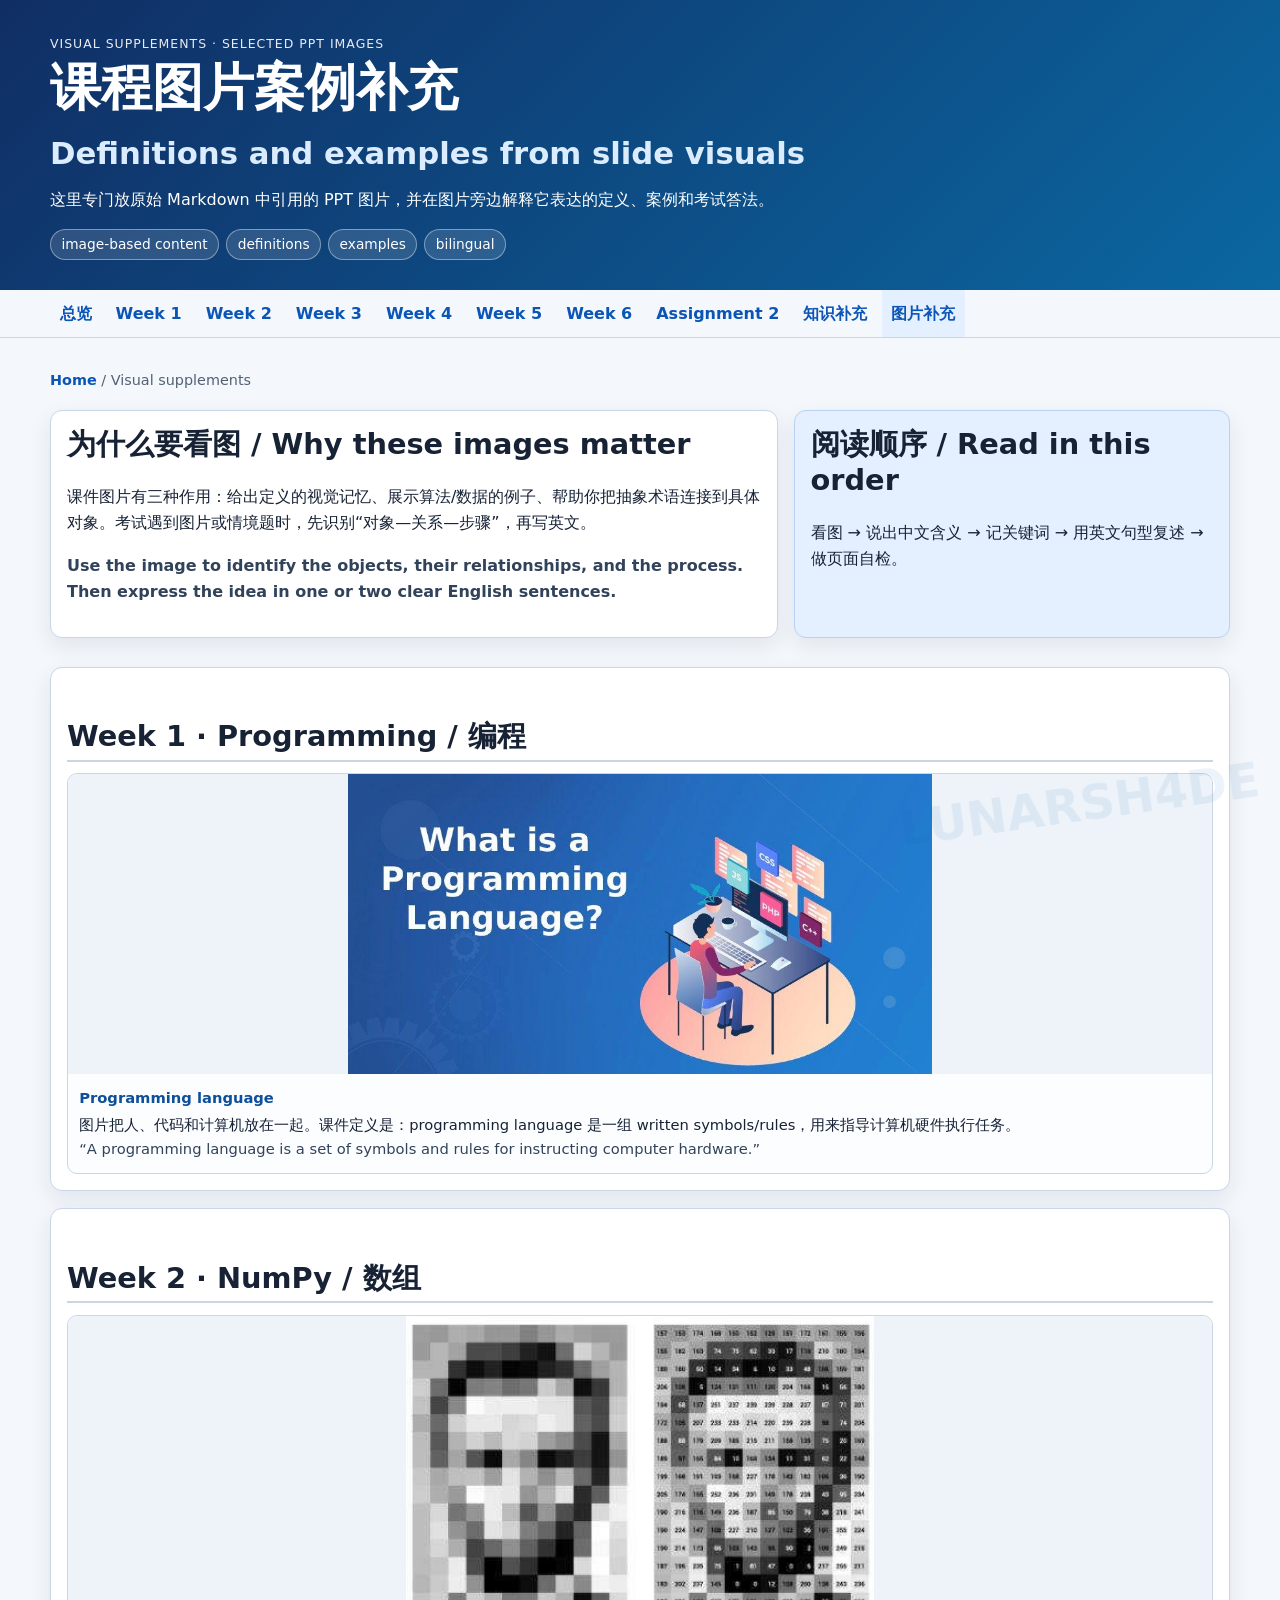
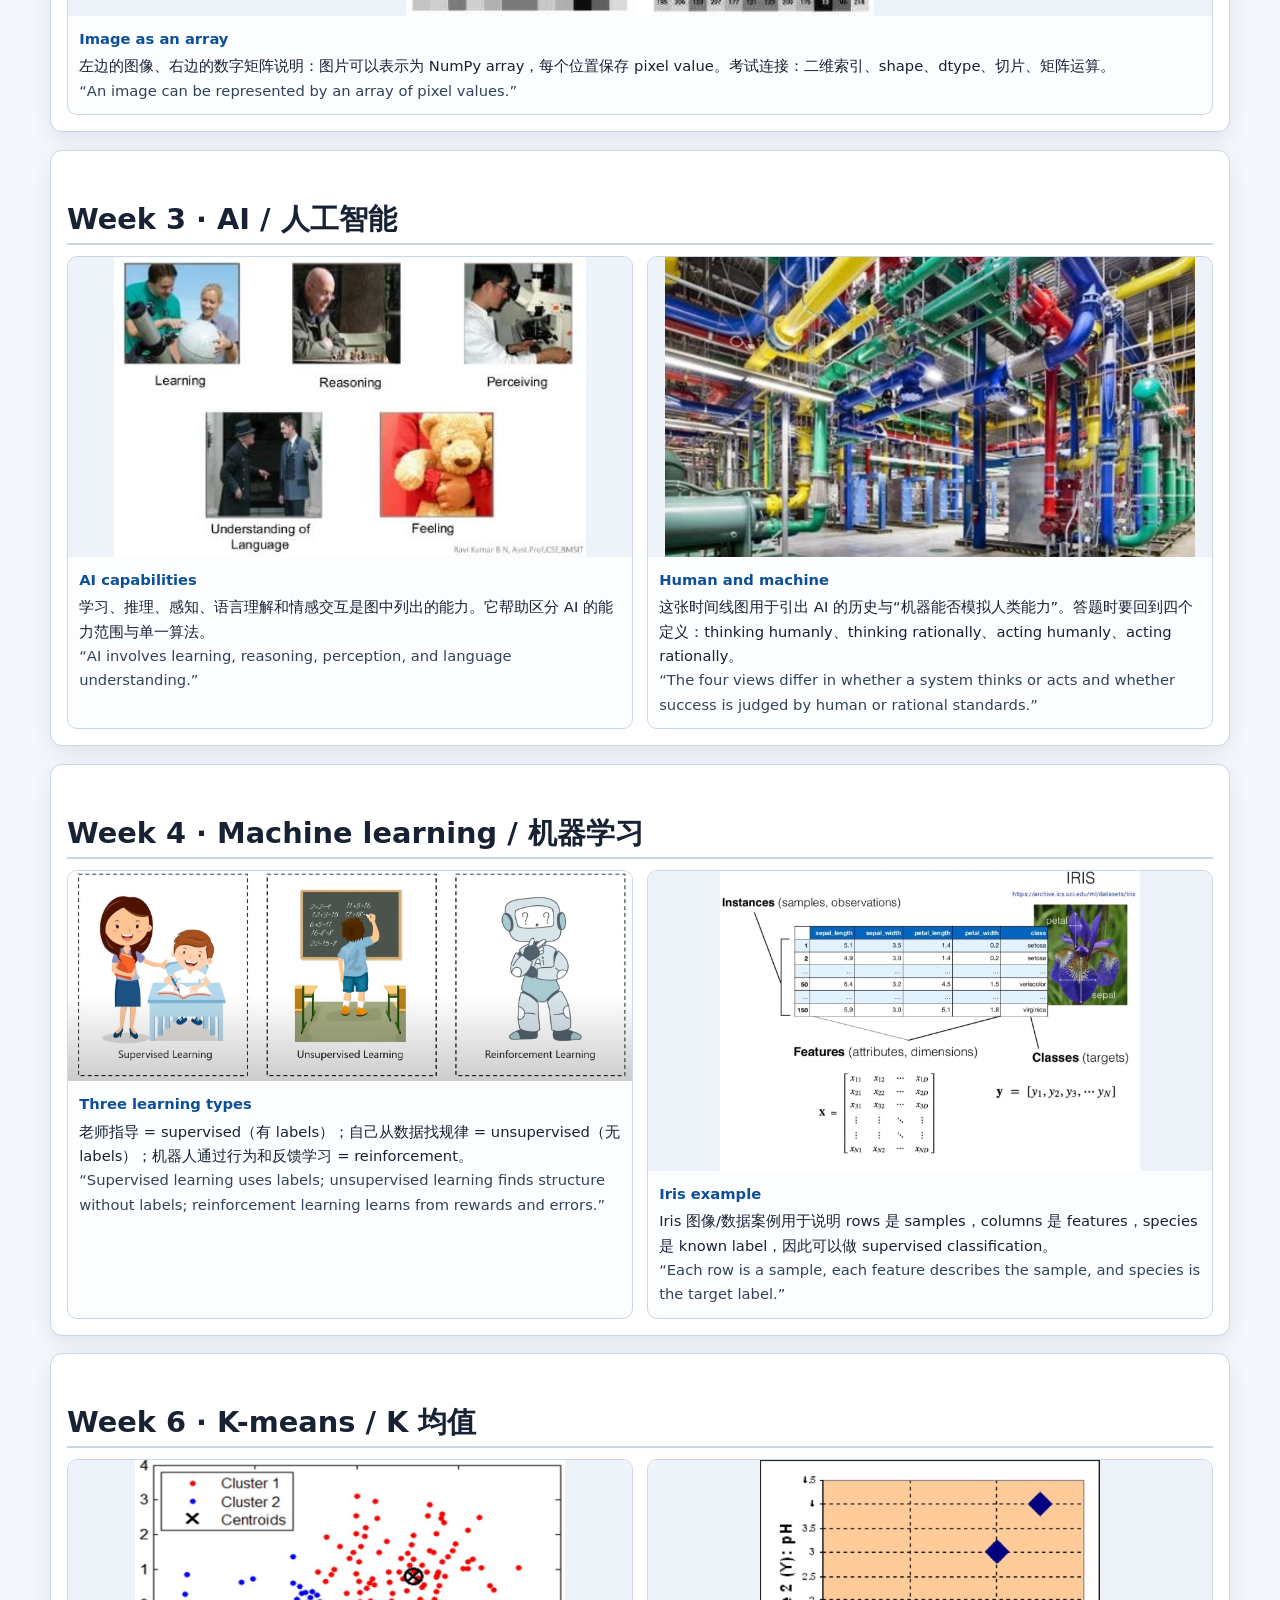
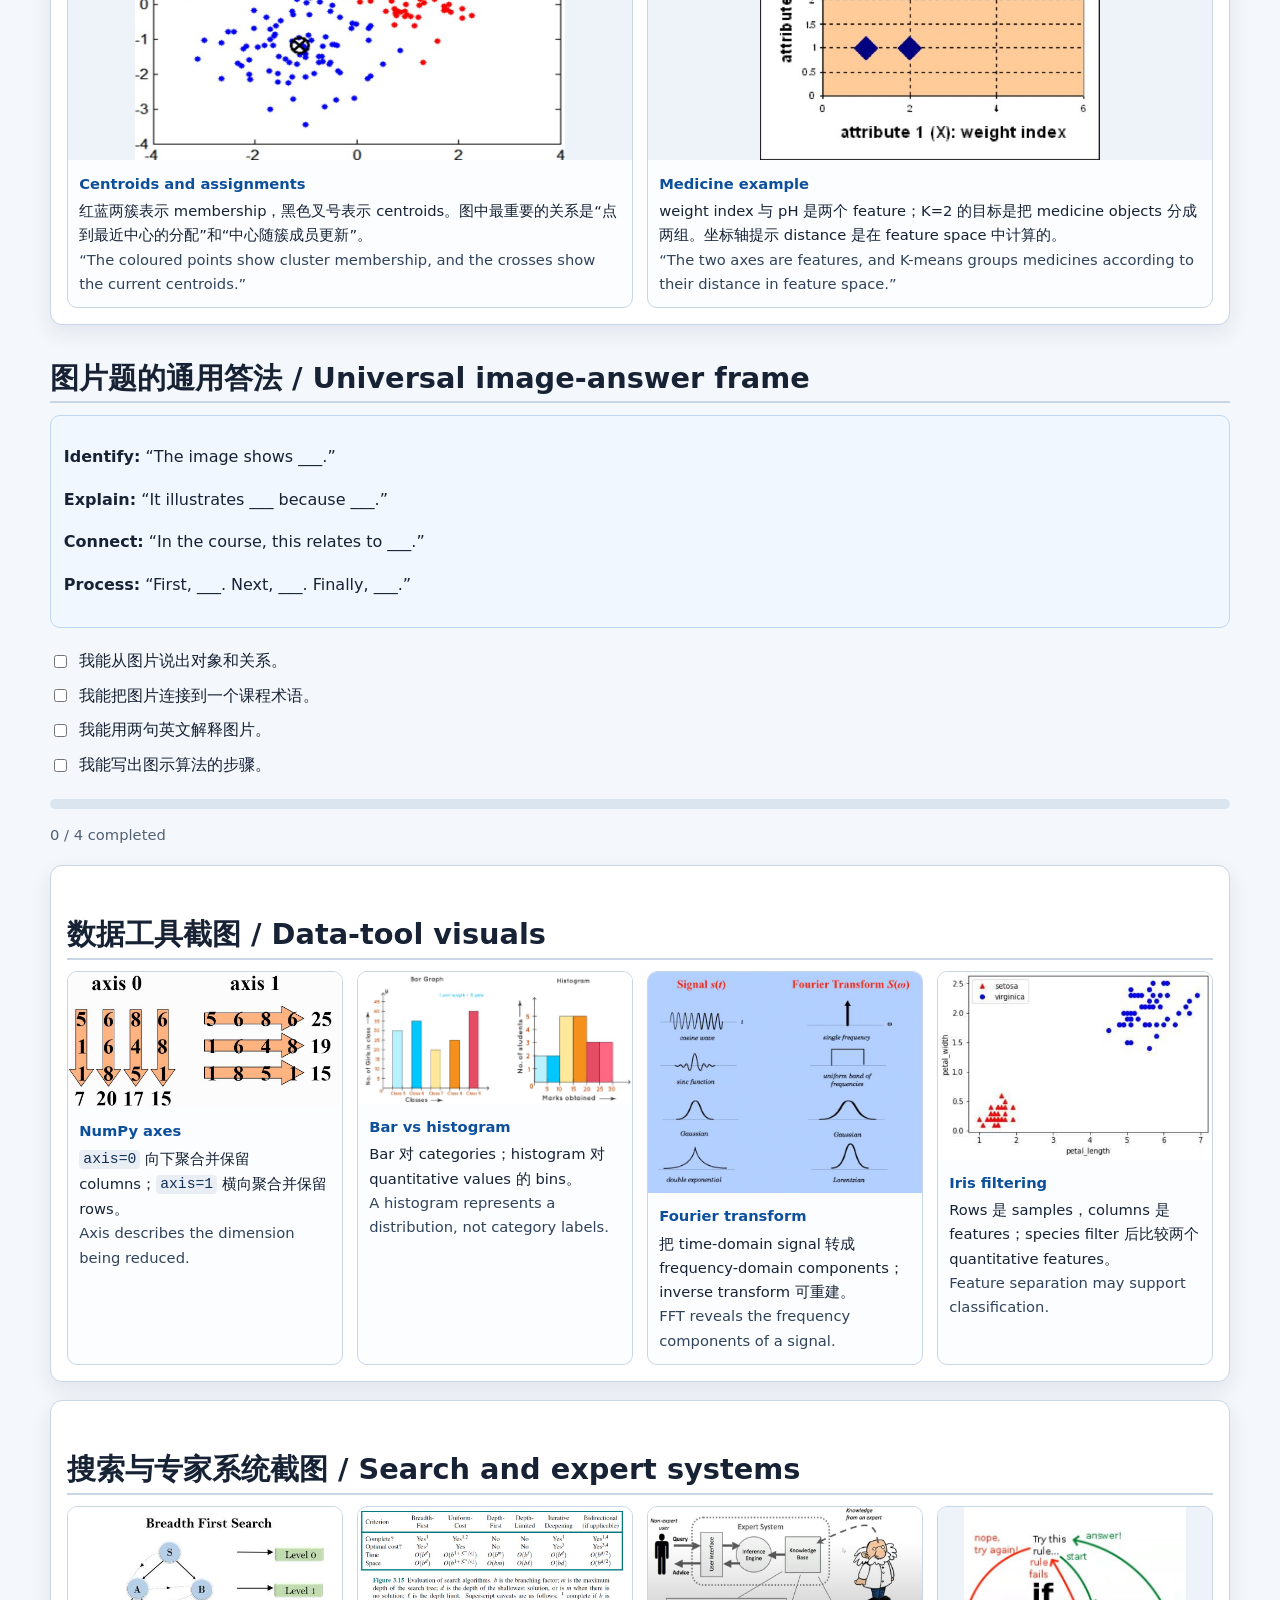
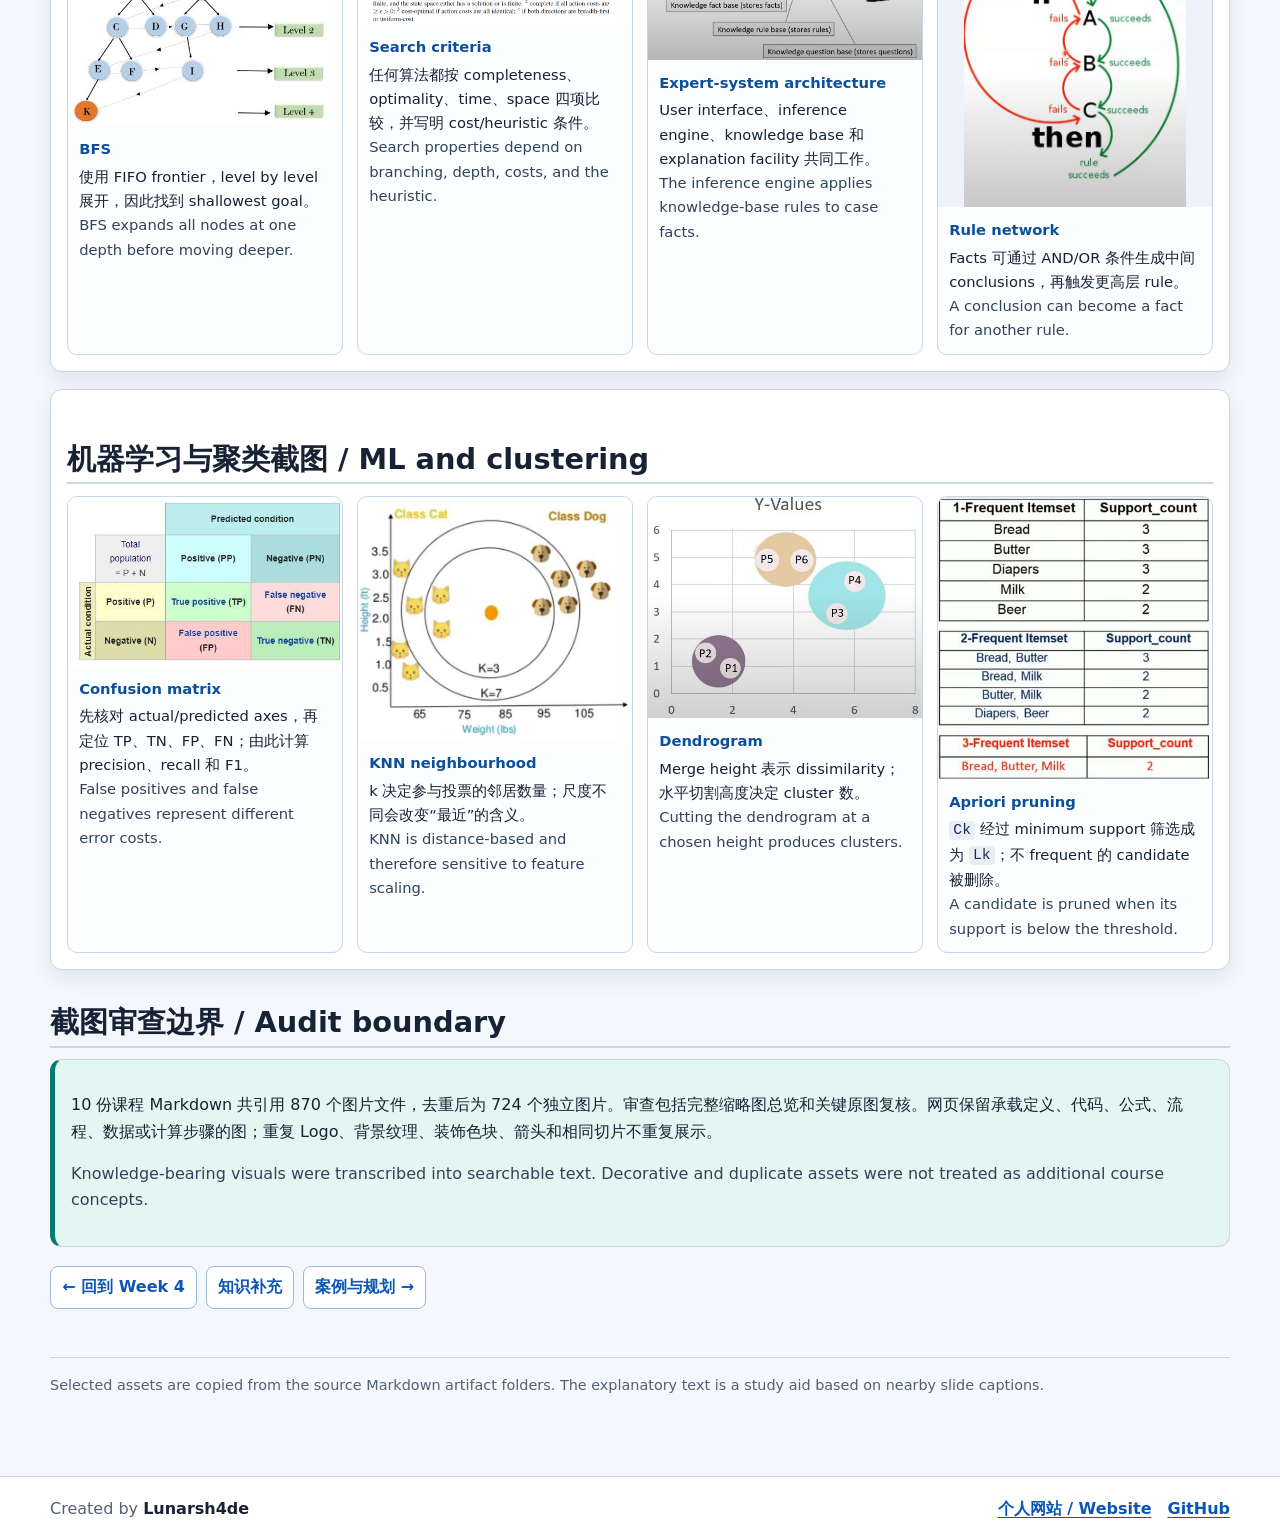
<file: output/visual_supplements.html>
<!doctype html><html lang="zh-CN"><head><meta charset="utf-8"><meta name="viewport" content="width=device-width,initial-scale=1"><title>Visual slide supplements</title><link rel="stylesheet" href="review.css?v=20261017"><link rel="stylesheet" href="visual.css"></head>
<body data-page="visuals"><header><div class="wrap"><div class="eyebrow">Visual supplements · selected PPT images</div><h1>课程图片案例补充<br><span class="subtitle">Definitions and examples from slide visuals</span></h1><p>这里专门放原始 Markdown 中引用的 PPT 图片，并在图片旁边解释它表达的定义、案例和考试答法。</p><div class="chips"><span class="chip">image-based content</span><span class="chip">definitions</span><span class="chip">examples</span><span class="chip">bilingual</span></div></div></header>
<nav class="topnav"><div class="wrap"><a href="python_midterm_review.html">总览</a><a href="week1.html">Week 1</a><a href="week2.html">Week 2</a><a href="week3.html">Week 3</a><a href="week4.html">Week 4</a><a href="week5.html">Week 5</a><a href="week6.html">Week 6</a><a href="assignment2.html">Assignment 2</a><a href="knowledge_supplement.html">知识补充</a><a class="active" href="visual_supplements.html">图片补充</a></div></nav><main><p class="breadcrumbs"><a href="python_midterm_review.html">Home</a> / Visual supplements</p>
<section class="summary"><div class="summary-main"><h2>为什么要看图 / Why these images matter</h2><p>课件图片有三种作用：给出定义的视觉记忆、展示算法/数据的例子、帮助你把抽象术语连接到具体对象。考试遇到图片或情境题时，先识别“对象—关系—步骤”，再写英文。</p><p class="en"><b>Use the image to identify the objects, their relationships, and the process. Then express the idea in one or two clear English sentences.</b></p></div><aside class="summary-side"><h2>阅读顺序 / Read in this order</h2><p>看图 → 说出中文含义 → 记关键词 → 用英文句型复述 → 做页面自检。</p></aside></section>
<section class="visual-supplement"><h2>Week 1 · Programming / 编程</h2><div class="visual-grid"><figure class="visual-card"><img src="course-assets/programming-language.png" alt="Programming language illustration"><figcaption><strong>Programming language</strong>图片把人、代码和计算机放在一起。课件定义是：programming language 是一组 written symbols/rules，用来指导计算机硬件执行任务。<br><span class="en">“A programming language is a set of symbols and rules for instructing computer hardware.”</span></figcaption></figure></div></section>
<section class="visual-supplement"><h2>Week 2 · NumPy / 数组</h2><div class="visual-grid"><figure class="visual-card"><img src="course-assets/numpy-pixels.png" alt="Pixel image represented as numeric array"><figcaption><strong>Image as an array</strong>左边的图像、右边的数字矩阵说明：图片可以表示为 NumPy array，每个位置保存 pixel value。考试连接：二维索引、shape、dtype、切片、矩阵运算。<br><span class="en">“An image can be represented by an array of pixel values.”</span></figcaption></figure></div></section>
<section class="visual-supplement"><h2>Week 3 · AI / 人工智能</h2><div class="visual-grid"><figure class="visual-card"><img src="course-assets/ai-capabilities.png" alt="AI capability illustration"><figcaption><strong>AI capabilities</strong>学习、推理、感知、语言理解和情感交互是图中列出的能力。它帮助区分 AI 的能力范围与单一算法。<br><span class="en">“AI involves learning, reasoning, perception, and language understanding.”</span></figcaption></figure><figure class="visual-card"><img src="course-assets/ai-human-machine.png" alt="Human and machine comparison"><figcaption><strong>Human and machine</strong>这张时间线图用于引出 AI 的历史与“机器能否模拟人类能力”。答题时要回到四个定义：thinking humanly、thinking rationally、acting humanly、acting rationally。<br><span class="en">“The four views differ in whether a system thinks or acts and whether success is judged by human or rational standards.”</span></figcaption></figure></div></section>
<section class="visual-supplement"><h2>Week 4 · Machine learning / 机器学习</h2><div class="visual-grid"><figure class="visual-card"><img src="course-assets/ml-learning-types.png" alt="Supervised, unsupervised and reinforcement learning illustration"><figcaption><strong>Three learning types</strong>老师指导 = supervised（有 labels）；自己从数据找规律 = unsupervised（无 labels）；机器人通过行为和反馈学习 = reinforcement。<br><span class="en">“Supervised learning uses labels; unsupervised learning finds structure without labels; reinforcement learning learns from rewards and errors.”</span></figcaption></figure><figure class="visual-card"><img src="course-assets/ml-iris.png" alt="Iris dataset image"><figcaption><strong>Iris example</strong>Iris 图像/数据案例用于说明 rows 是 samples，columns 是 features，species 是 known label，因此可以做 supervised classification。<br><span class="en">“Each row is a sample, each feature describes the sample, and species is the target label.”</span></figcaption></figure></div></section>
<section class="visual-supplement"><h2>Week 6 · K-means / K 均值</h2><div class="visual-grid"><figure class="visual-card"><img src="course-assets/kmeans-centroids.png" alt="K-means clusters and centroids"><figcaption><strong>Centroids and assignments</strong>红蓝两簇表示 membership，黑色叉号表示 centroids。图中最重要的关系是“点到最近中心的分配”和“中心随簇成员更新”。<br><span class="en">“The coloured points show cluster membership, and the crosses show the current centroids.”</span></figcaption></figure><figure class="visual-card"><img src="course-assets/kmeans-medicine.png" alt="Medicine data plotted by weight index and pH"><figcaption><strong>Medicine example</strong>weight index 与 pH 是两个 feature；K=2 的目标是把 medicine objects 分成两组。坐标轴提示 distance 是在 feature space 中计算的。<br><span class="en">“The two axes are features, and K-means groups medicines according to their distance in feature space.”</span></figcaption></figure></div></section>
<section><h2>图片题的通用答法 / Universal image-answer frame</h2><div class="answer"><p><b>Identify:</b> “The image shows ___.”</p><p><b>Explain:</b> “It illustrates ___ because ___.”</p><p><b>Connect:</b> “In the course, this relates to ___.”</p><p><b>Process:</b> “First, ___. Next, ___. Finally, ___.”</p></div><ul class="checklist"><li><input data-check type="checkbox">我能从图片说出对象和关系。</li><li><input data-check type="checkbox">我能把图片连接到一个课程术语。</li><li><input data-check type="checkbox">我能用两句英文解释图片。</li><li><input data-check type="checkbox">我能写出图示算法的步骤。</li></ul><div class="progress"><span data-progress-bar></span></div><p data-progress-text class="muted">0 / 0 completed</p></section>
<section class="visual-supplement"><h2>数据工具截图 / Data-tool visuals</h2><div class="visual-grid"><figure class="visual-card"><img src="course-assets/numpy-axis-course.png" alt="NumPy axes"><figcaption><strong>NumPy axes</strong><code>axis=0</code> 向下聚合并保留 columns；<code>axis=1</code> 横向聚合并保留 rows。<br><span class="en">Axis describes the dimension being reduced.</span></figcaption></figure><figure class="visual-card"><img src="course-assets/bar-vs-histogram.png" alt="Bar chart and histogram"><figcaption><strong>Bar vs histogram</strong>Bar 对 categories；histogram 对 quantitative values 的 bins。<br><span class="en">A histogram represents a distribution, not category labels.</span></figcaption></figure><figure class="visual-card"><img src="course-assets/scipy-fourier-transform.png" alt="Fourier transform"><figcaption><strong>Fourier transform</strong>把 time-domain signal 转成 frequency-domain components；inverse transform 可重建。<br><span class="en">FFT reveals the frequency components of a signal.</span></figcaption></figure><figure class="visual-card"><img src="course-assets/pandas-iris-scatter.png" alt="Iris scatter plot"><figcaption><strong>Iris filtering</strong>Rows 是 samples，columns 是 features；species filter 后比较两个 quantitative features。<br><span class="en">Feature separation may support classification.</span></figcaption></figure></div></section>
<section class="visual-supplement"><h2>搜索与专家系统截图 / Search and expert systems</h2><div class="visual-grid"><figure class="visual-card"><img src="course-assets/ai-bfs-levels.png" alt="BFS levels"><figcaption><strong>BFS</strong>使用 FIFO frontier，level by level 展开，因此找到 shallowest goal。<br><span class="en">BFS expands all nodes at one depth before moving deeper.</span></figcaption></figure><figure class="visual-card"><img src="course-assets/ai-search-comparison.png" alt="Search comparison table"><figcaption><strong>Search criteria</strong>任何算法都按 completeness、optimality、time、space 四项比较，并写明 cost/heuristic 条件。<br><span class="en">Search properties depend on branching, depth, costs, and the heuristic.</span></figcaption></figure><figure class="visual-card"><img src="course-assets/expert-system-architecture.png" alt="Expert system architecture"><figcaption><strong>Expert-system architecture</strong>User interface、inference engine、knowledge base 和 explanation facility 共同工作。<br><span class="en">The inference engine applies knowledge-base rules to case facts.</span></figcaption></figure><figure class="visual-card"><img src="course-assets/expert-rule-flow.png" alt="Rule flow"><figcaption><strong>Rule network</strong>Facts 可通过 AND/OR 条件生成中间 conclusions，再触发更高层 rule。<br><span class="en">A conclusion can become a fact for another rule.</span></figcaption></figure></div></section>
<section class="visual-supplement"><h2>机器学习与聚类截图 / ML and clustering</h2><div class="visual-grid"><figure class="visual-card"><img src="course-assets/ml-confusion-matrix.png" alt="Confusion matrix"><figcaption><strong>Confusion matrix</strong>先核对 actual/predicted axes，再定位 TP、TN、FP、FN；由此计算 precision、recall 和 F1。<br><span class="en">False positives and false negatives represent different error costs.</span></figcaption></figure><figure class="visual-card"><img src="course-assets/ml-knn-neighbours.png" alt="KNN neighbours"><figcaption><strong>KNN neighbourhood</strong>k 决定参与投票的邻居数量；尺度不同会改变“最近”的含义。<br><span class="en">KNN is distance-based and therefore sensitive to feature scaling.</span></figcaption></figure><figure class="visual-card"><img src="course-assets/hierarchical-sequence.png" alt="Hierarchical clustering sequence"><figcaption><strong>Dendrogram</strong>Merge height 表示 dissimilarity；水平切割高度决定 cluster 数。<br><span class="en">Cutting the dendrogram at a chosen height produces clusters.</span></figcaption></figure><figure class="visual-card"><img src="course-assets/apriori-frequent-sets.png" alt="Apriori frequent sets"><figcaption><strong>Apriori pruning</strong><code>Ck</code> 经过 minimum support 筛选成为 <code>Lk</code>；不 frequent 的 candidate 被删除。<br><span class="en">A candidate is pruned when its support is below the threshold.</span></figcaption></figure></div></section>
<section><h2>截图审查边界 / Audit boundary</h2><div class="callout"><p>10 份课程 Markdown 共引用 870 个图片文件，去重后为 724 个独立图片。审查包括完整缩略图总览和关键原图复核。网页保留承载定义、代码、公式、流程、数据或计算步骤的图；重复 Logo、背景纹理、装饰色块、箭头和相同切片不重复展示。</p><p class="en">Knowledge-bearing visuals were transcribed into searchable text. Decorative and duplicate assets were not treated as additional course concepts.</p></div></section>
<div class="page-links"><a href="week4.html">← 回到 Week 4</a><a href="knowledge_supplement.html">知识补充</a><a href="course_cases.html">案例与规划 →</a></div><p class="footer">Selected assets are copied from the source Markdown artifact folders. The explanatory text is a study aid based on nearby slide captions.</p></main><script src="review.js?v=20261017"></script></body></html>
</file>
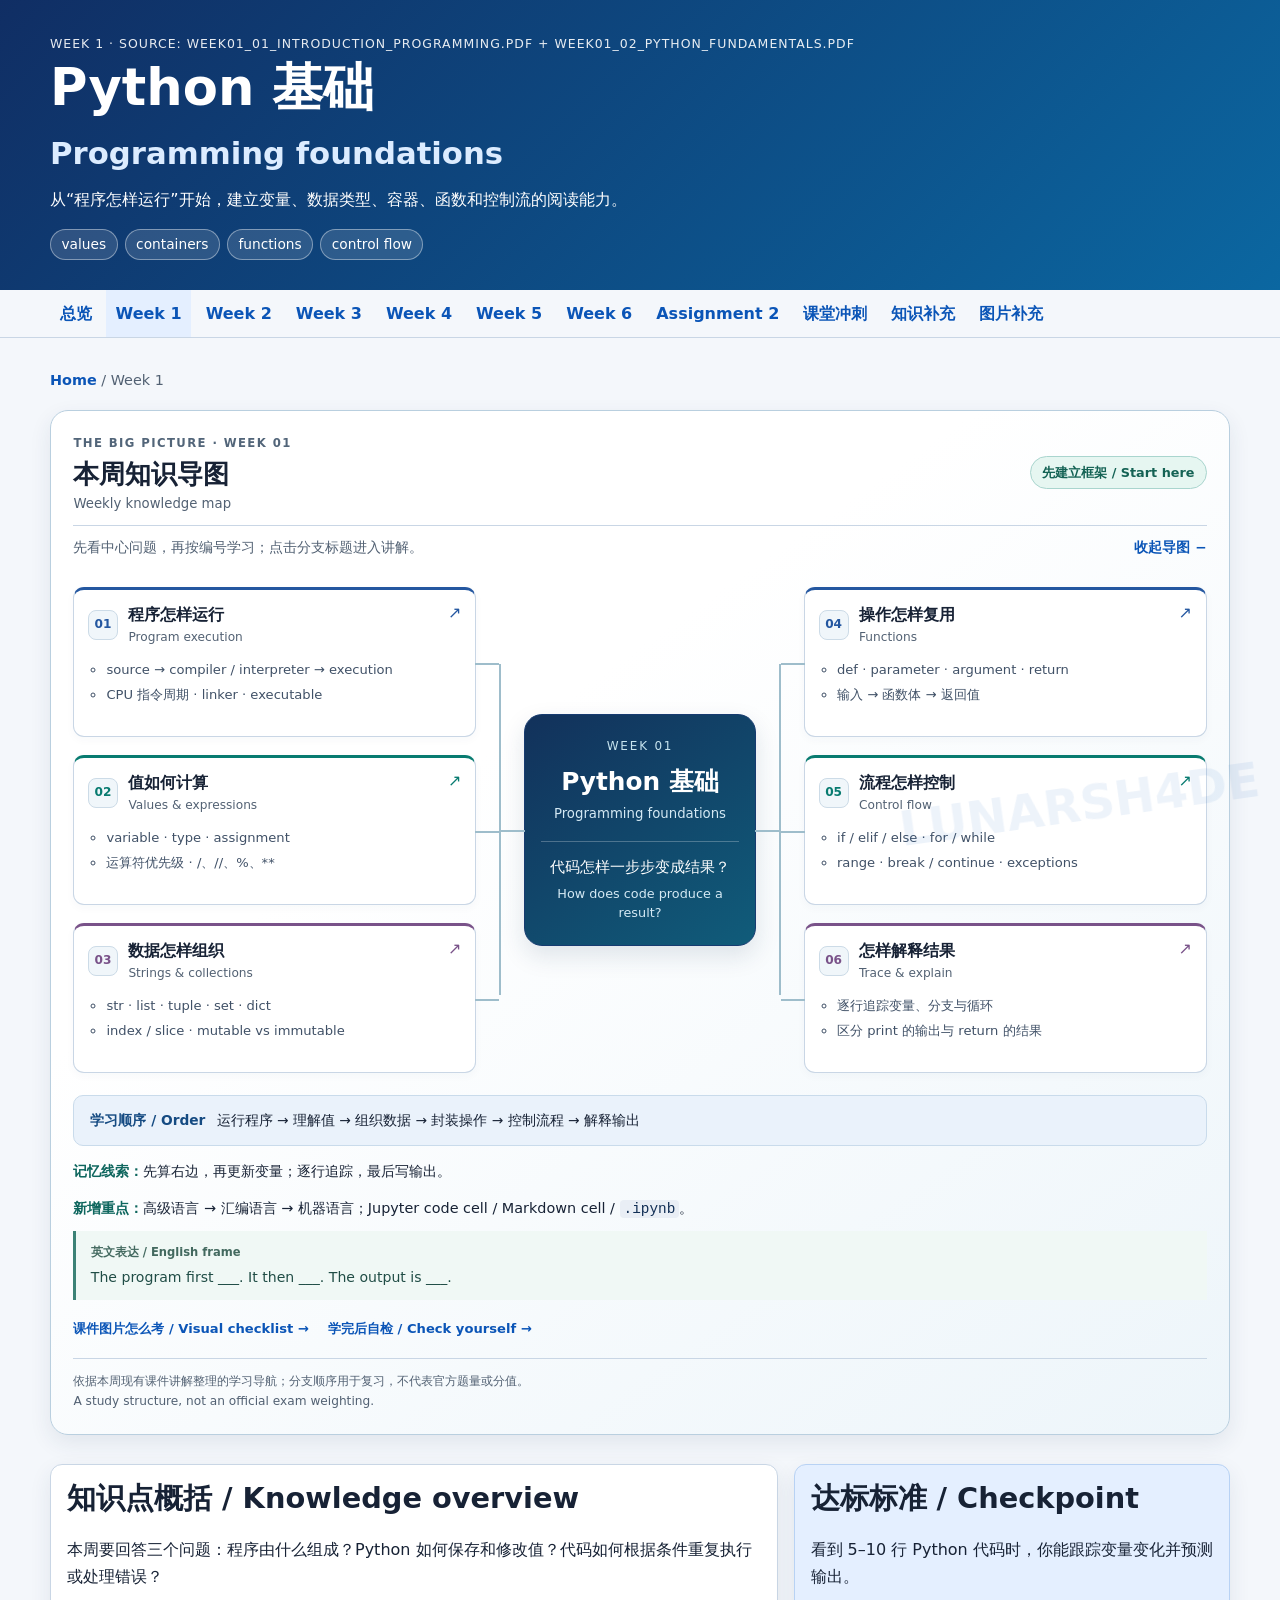
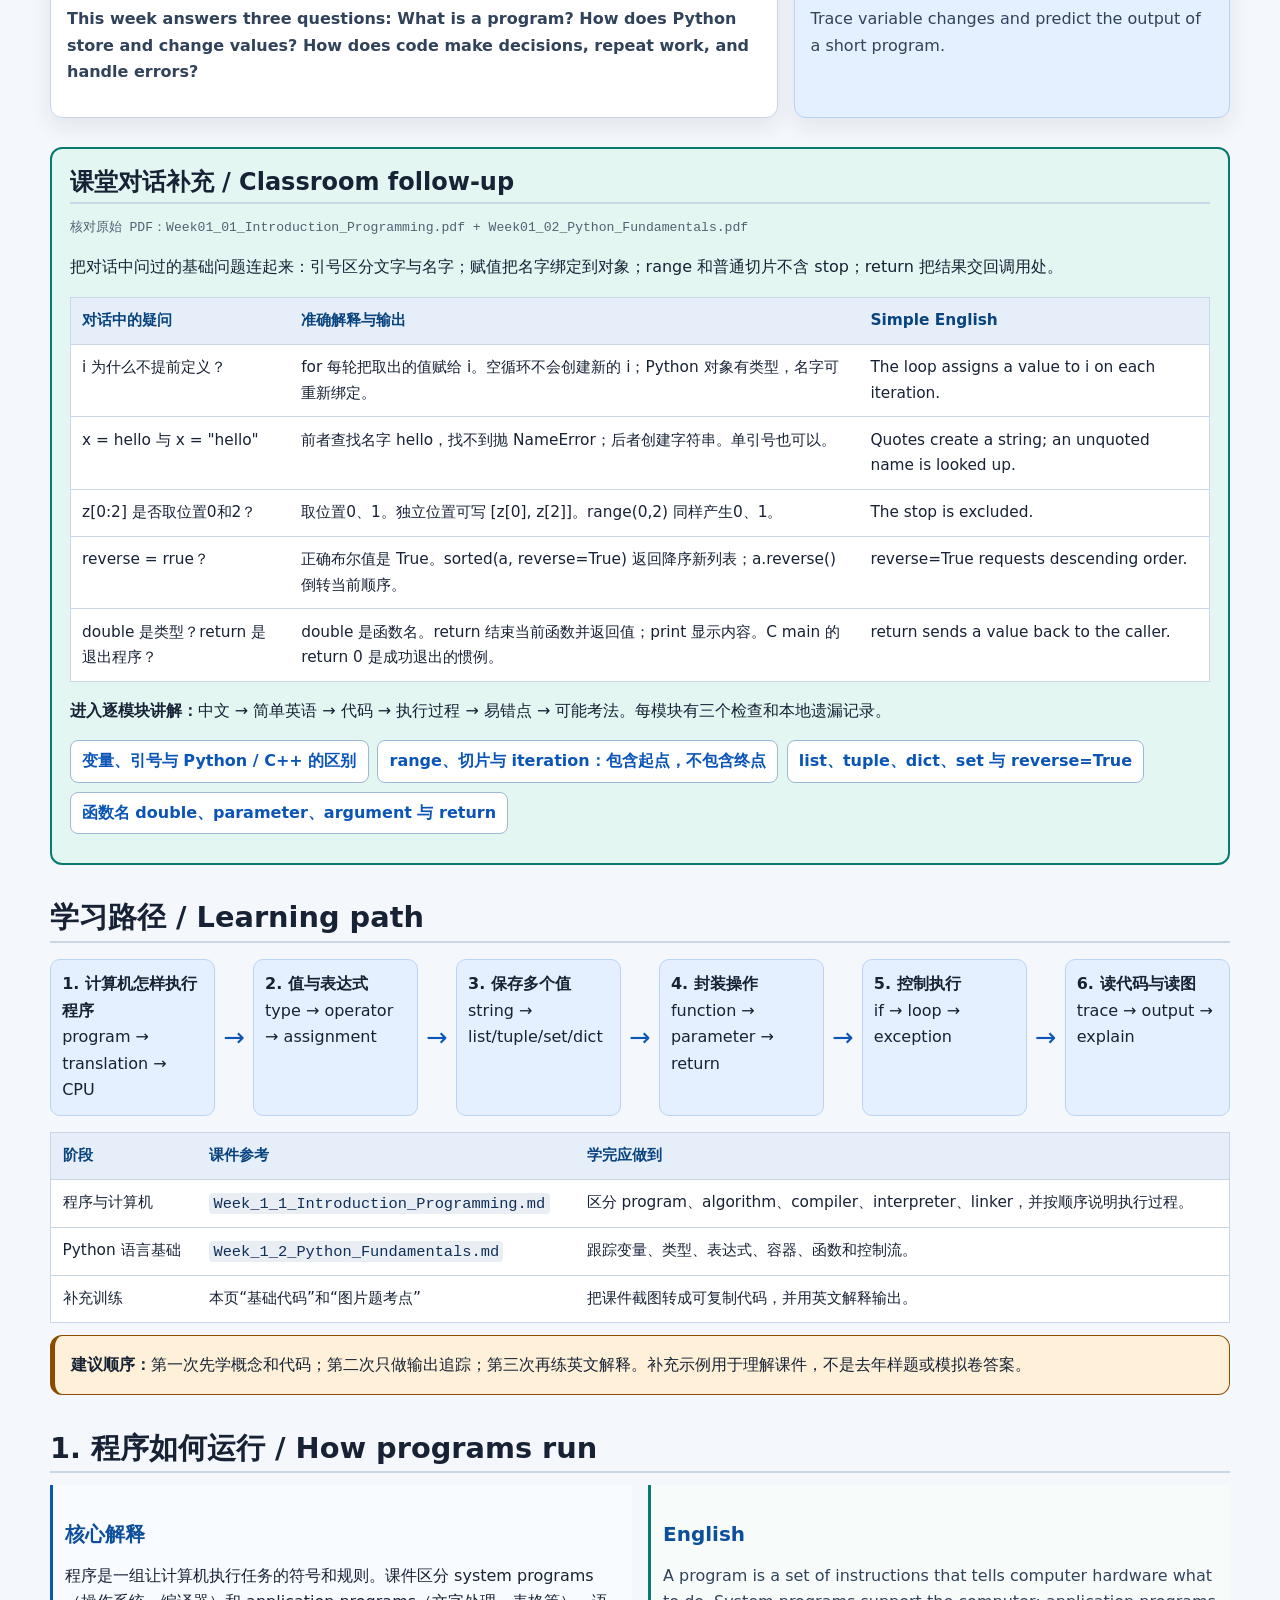
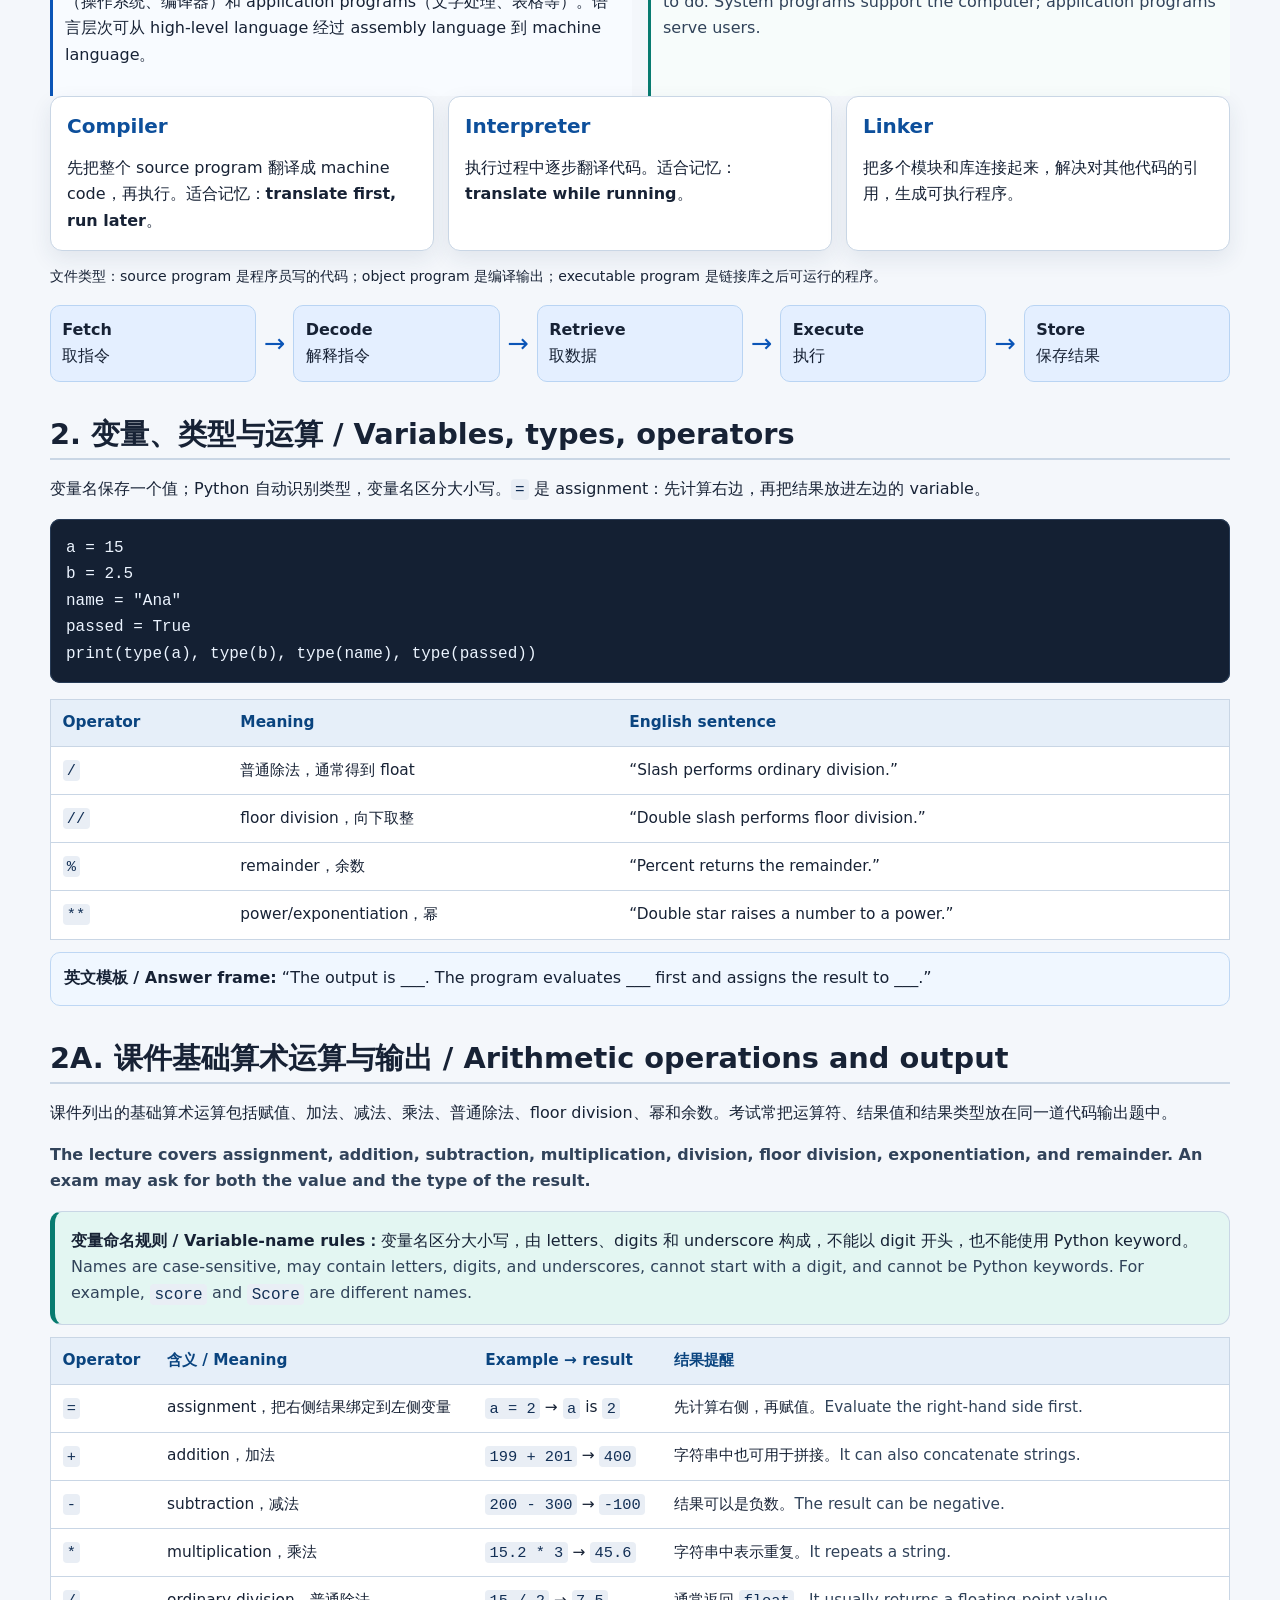
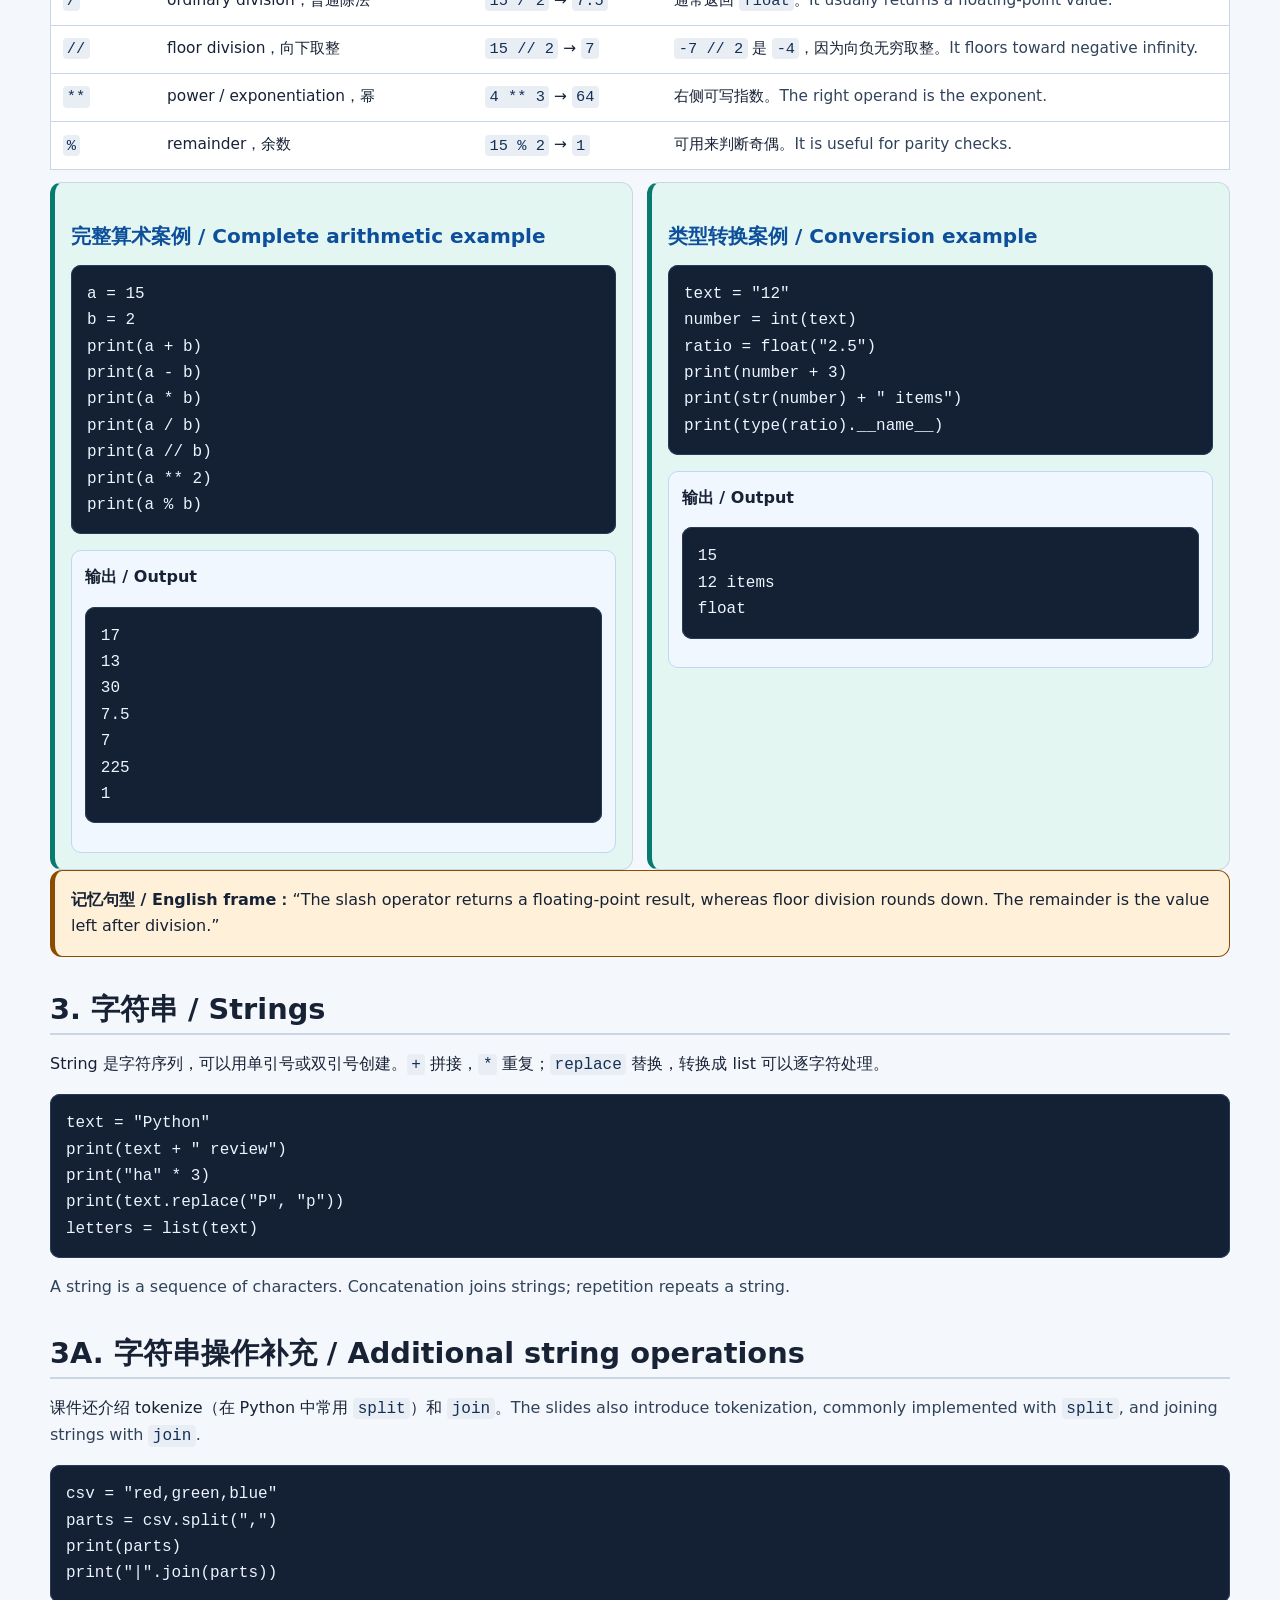
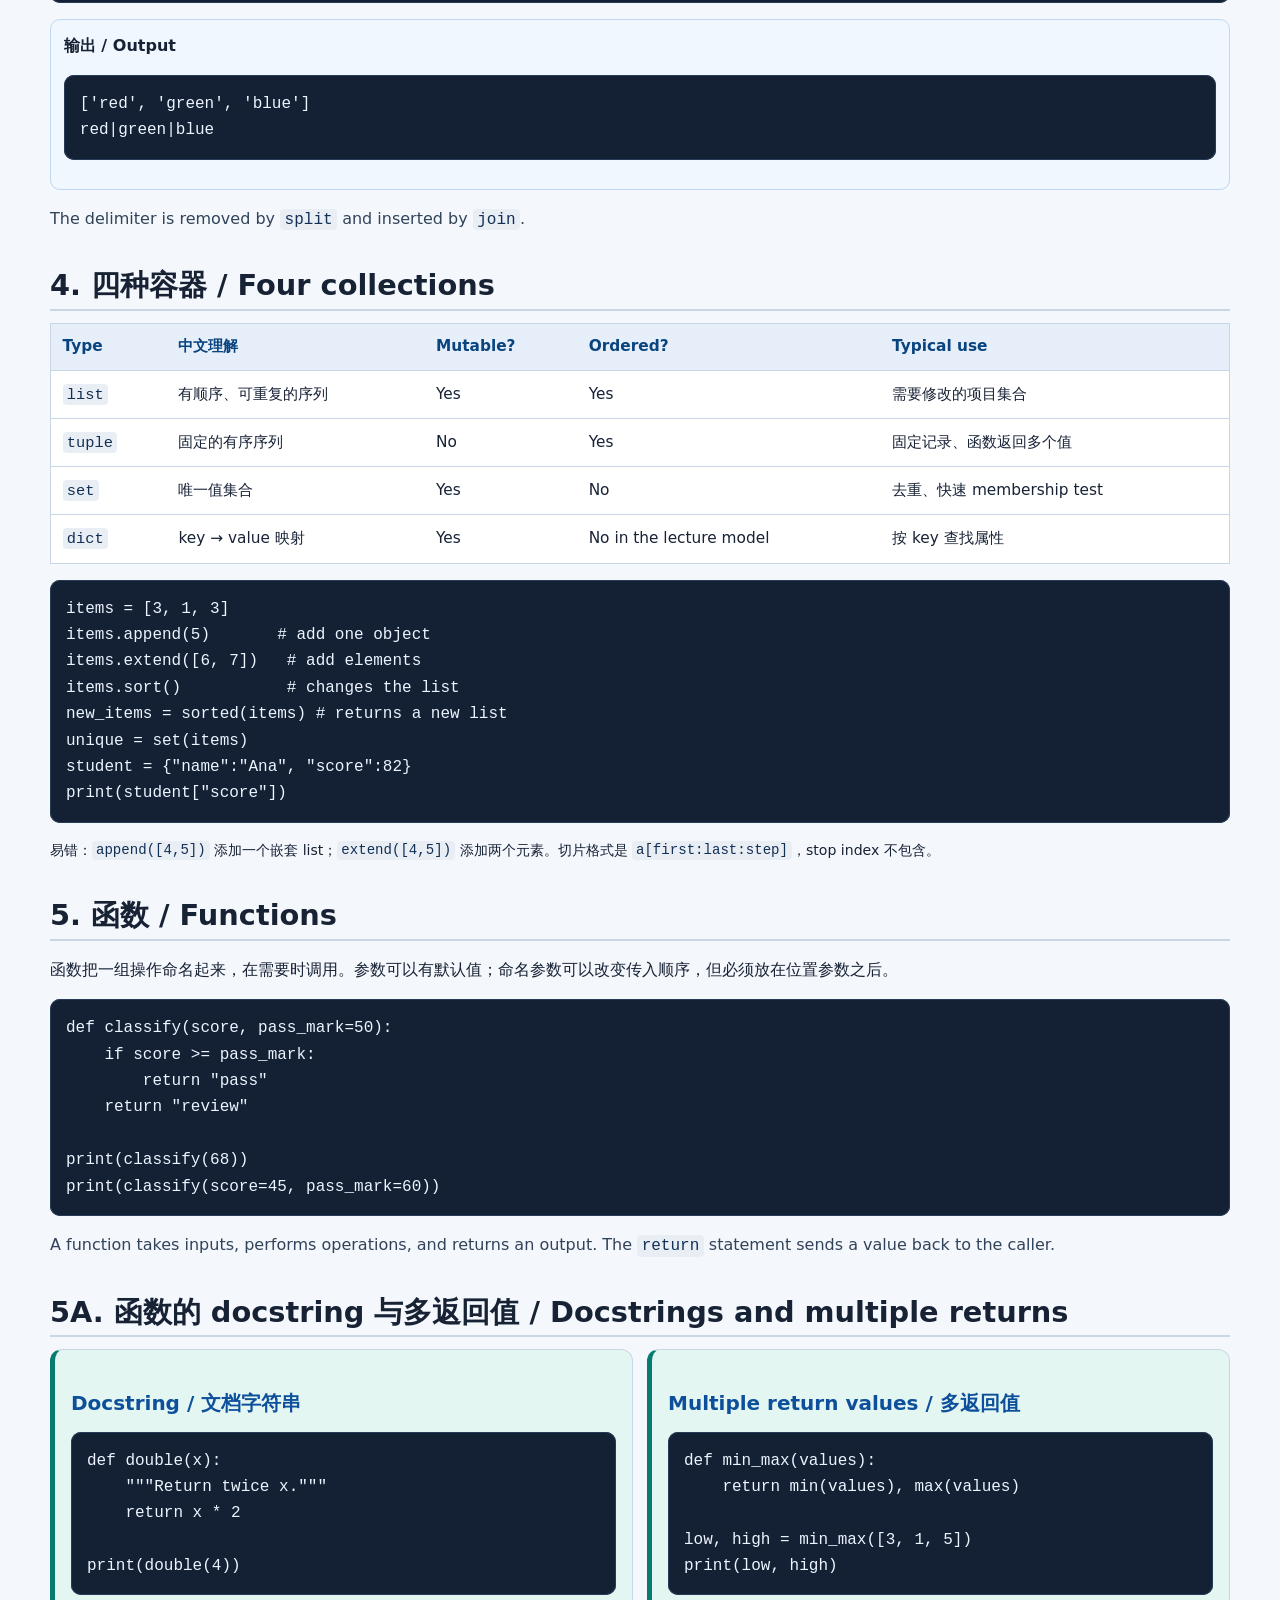
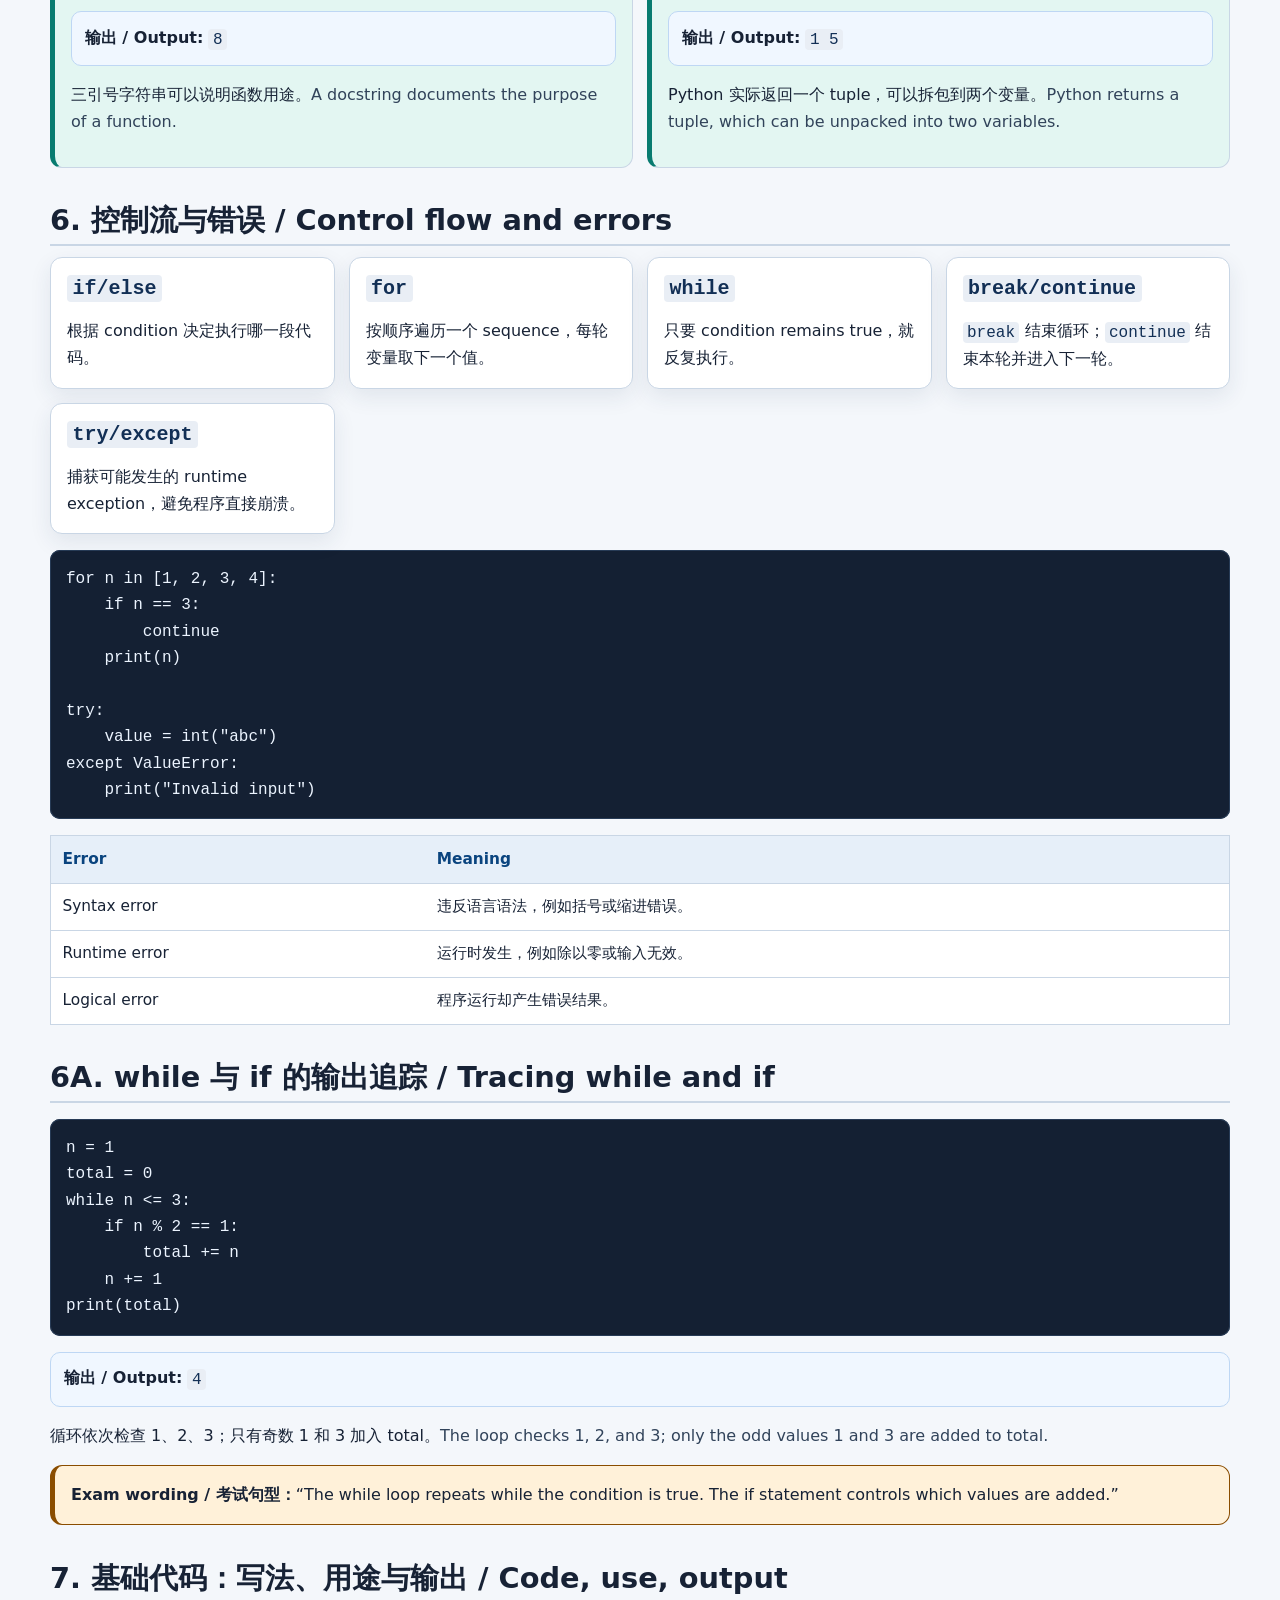
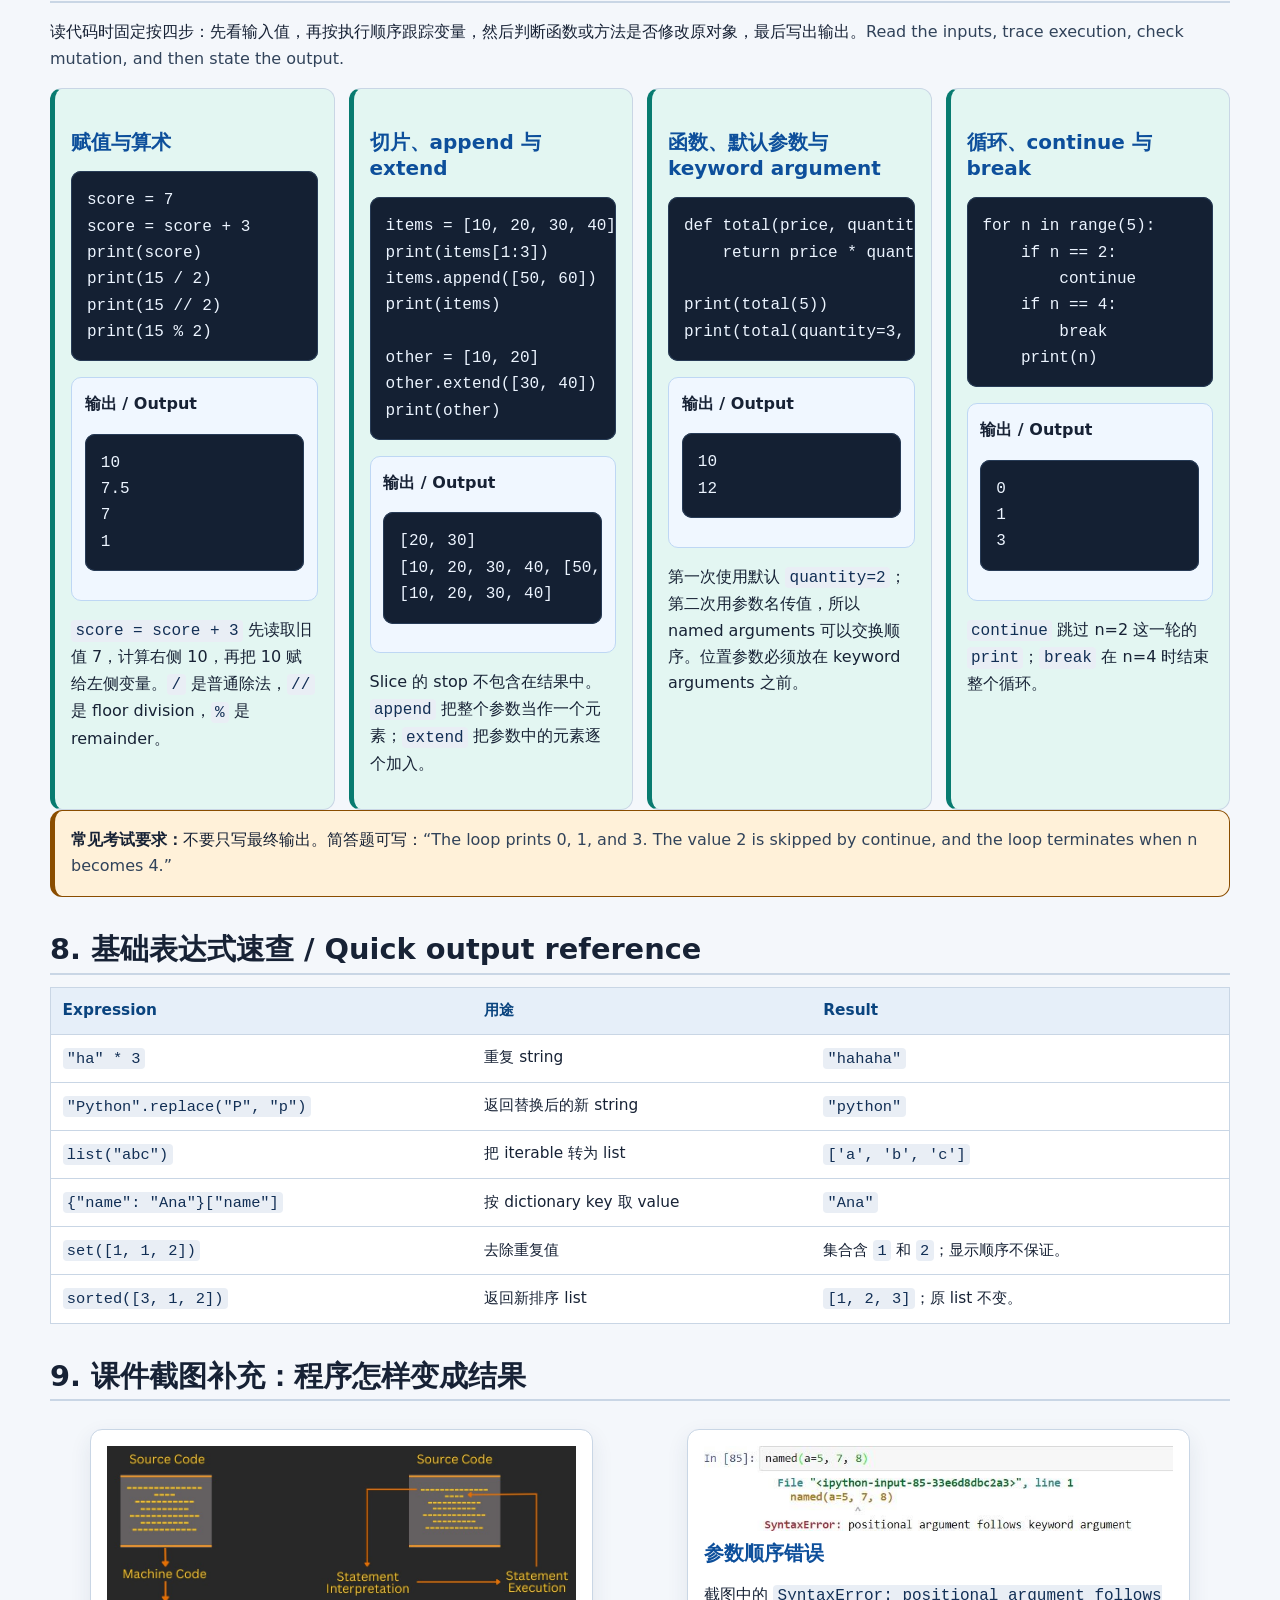
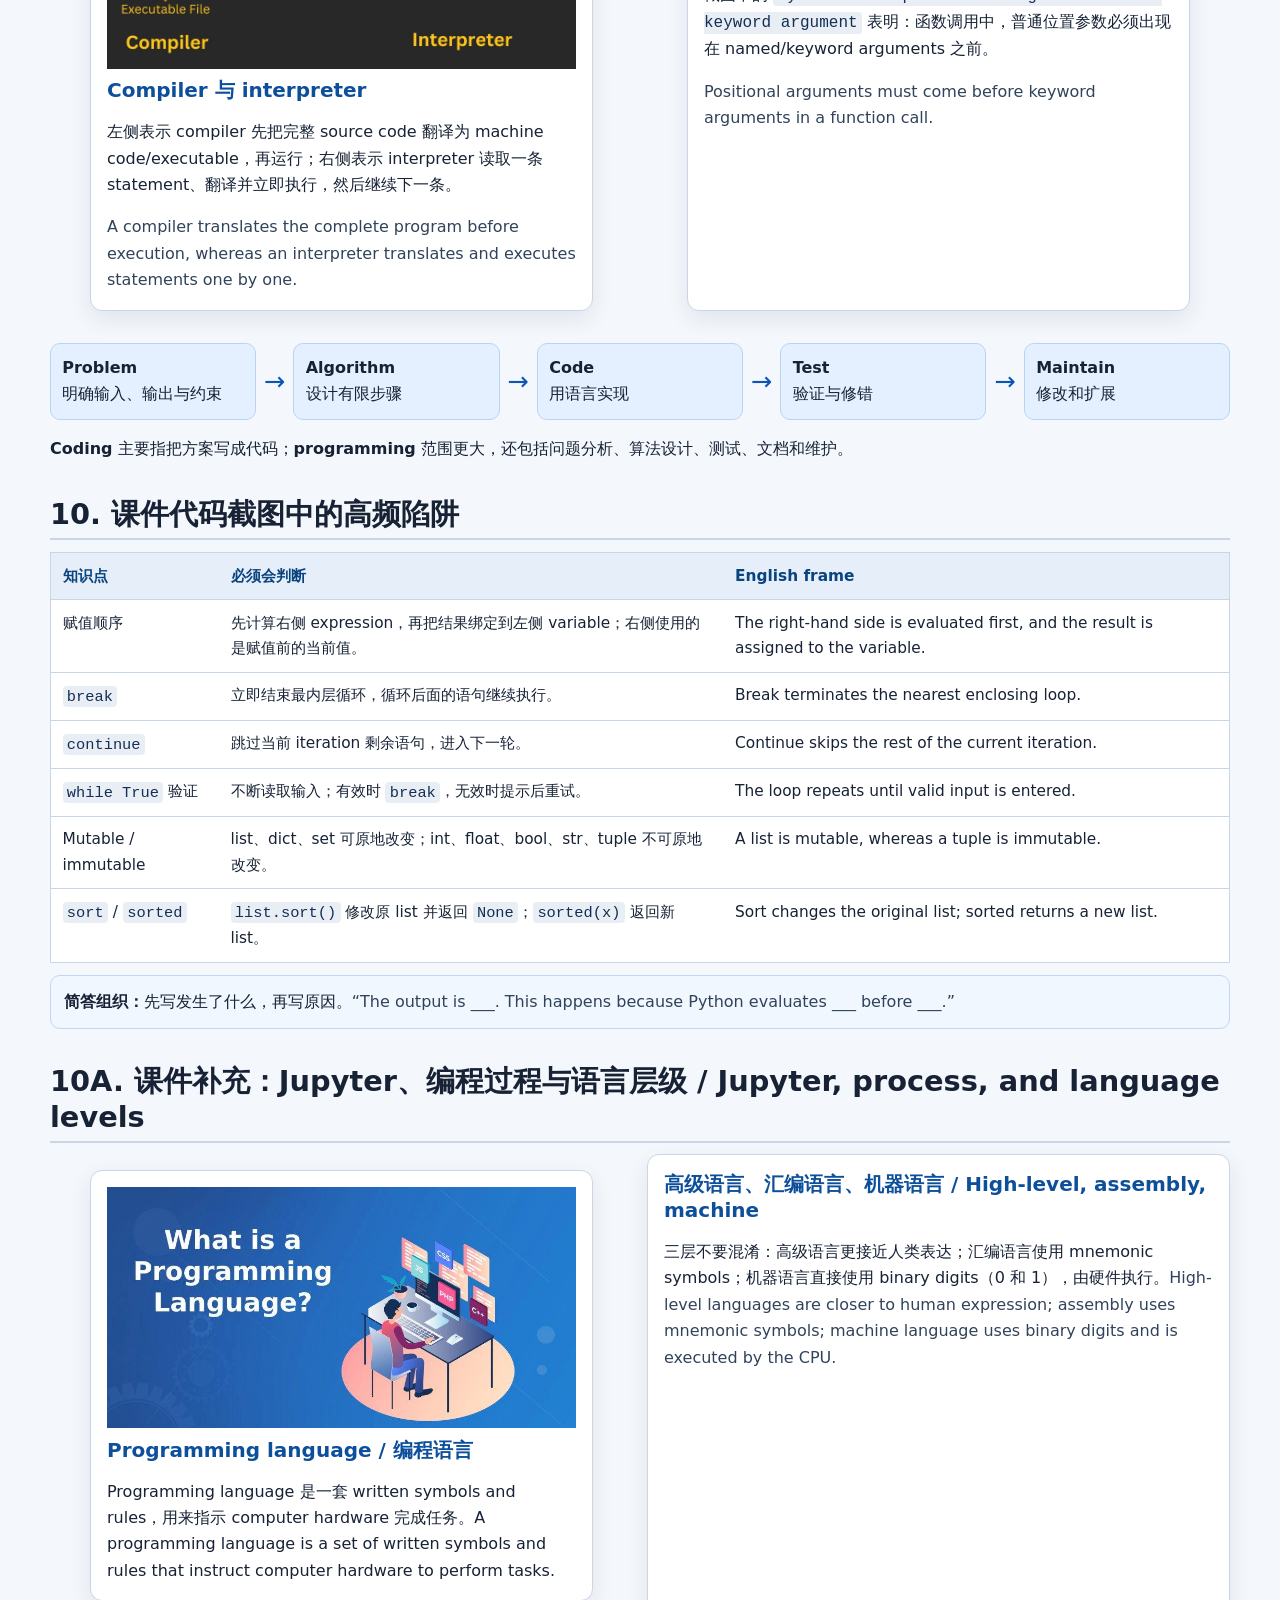
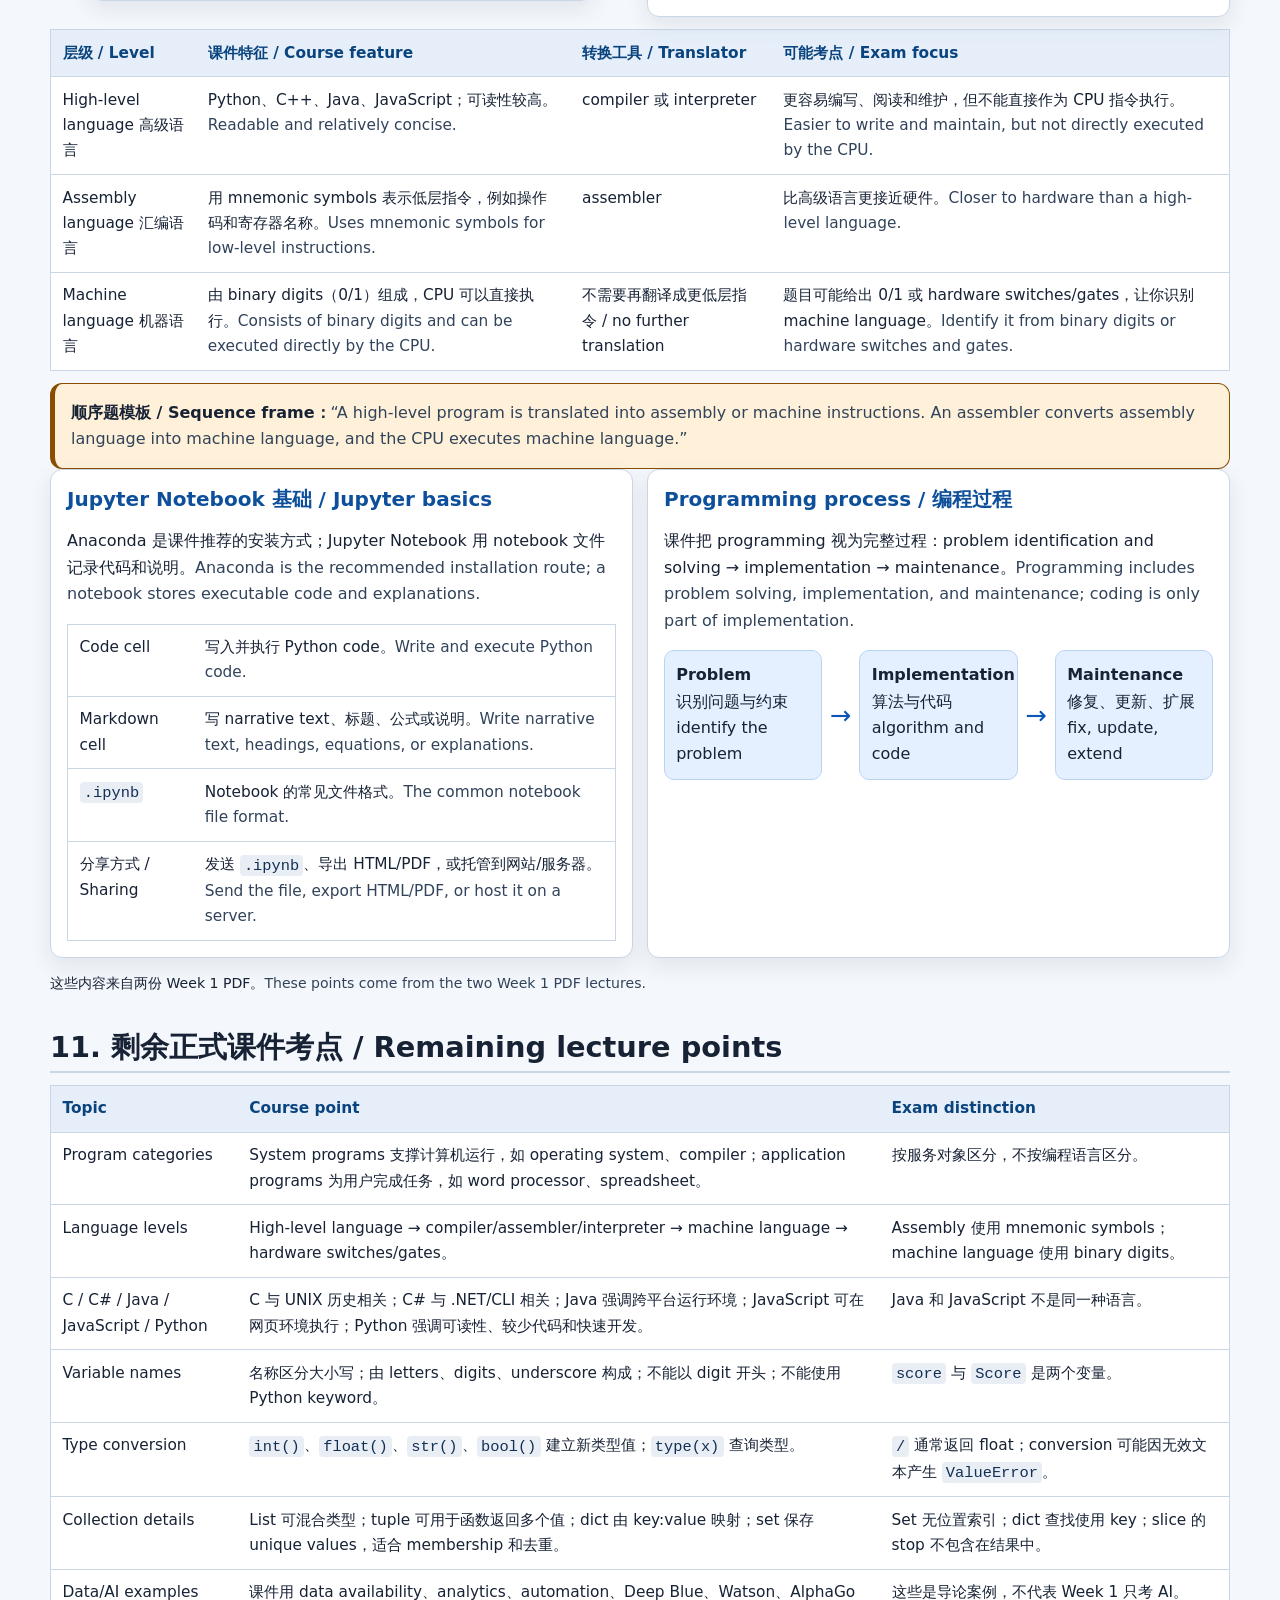
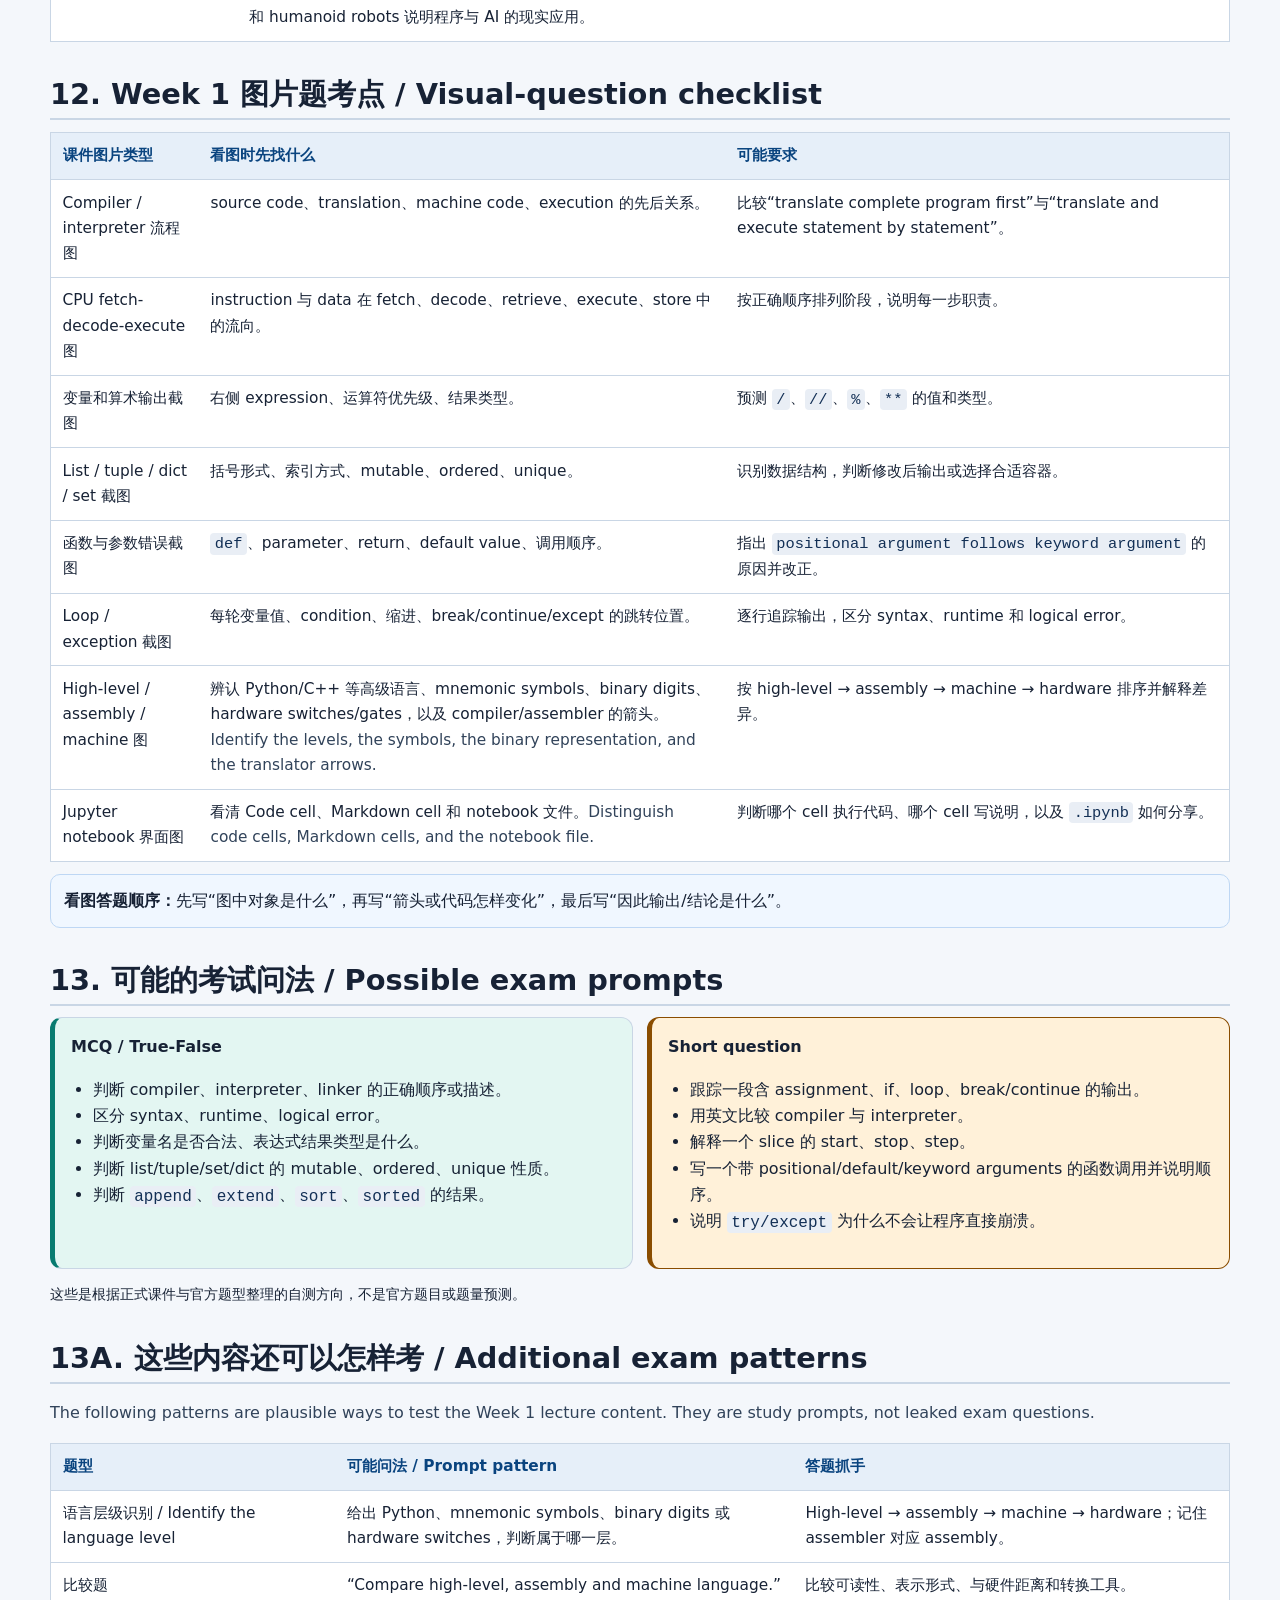
<file: output/week1.html>
<!doctype html><html lang="zh-CN"><head><meta charset="utf-8"><meta name="viewport" content="width=device-width,initial-scale=1"><title>Week 1 · Python foundations</title><link rel="stylesheet" href="review.css?v=20261017"><link rel="stylesheet" href="visual.css"><link rel="stylesheet" href="week-map.css?v=20261017-map1"><link rel="stylesheet" href="dialogue-review.css?v=20261022b"></head>
<body data-page="week1"><header><div class="wrap"><div class="eyebrow">Week 1 · Source: Week01_01_Introduction_Programming.pdf + Week01_02_Python_Fundamentals.pdf</div><h1>Python 基础<br><span class="subtitle">Programming foundations</span></h1><p>从“程序怎样运行”开始，建立变量、数据类型、容器、函数和控制流的阅读能力。</p><div class="chips"><span class="chip">values</span><span class="chip">containers</span><span class="chip">functions</span><span class="chip">control flow</span></div></div></header>
<nav class="topnav"><div class="wrap"><a href="python_midterm_review.html">总览</a><a class="active" href="week1.html">Week 1</a><a href="week2.html">Week 2</a><a href="week3.html">Week 3</a><a href="week4.html">Week 4</a><a href="week5.html">Week 5</a><a href="week6.html">Week 6</a><a href="assignment2.html">Assignment 2</a><a href="dialogue-review.html">课堂冲刺</a><a href="knowledge_supplement.html">知识补充</a><a href="visual_supplements.html">图片补充</a></div></nav><main>
<p class="breadcrumbs"><a href="python_midterm_review.html">Home</a> / Week 1</p>
<section class="week-map" aria-labelledby="week-map-heading">
<div class="week-map-heading"><div><p class="week-map-eyebrow" lang="en">THE BIG PICTURE · WEEK 01</p><h2 id="week-map-heading">本周知识导图 <span lang="en">Weekly knowledge map</span></h2></div><span class="week-map-badge">先建立框架 / Start here</span></div>
<details class="week-map-details" open><summary><span>先看中心问题，再按编号学习；点击分支标题进入讲解。</span><span class="week-map-toggle" aria-hidden="true"><span class="week-map-expanded">收起导图 −</span><span class="week-map-collapsed">展开导图 +</span></span></summary>
<div class="week-map-tree"><div class="week-map-root"><span class="week-map-root-label" lang="en">WEEK 01</span><strong>Python 基础</strong><span class="week-map-root-en" lang="en">Programming foundations</span><p>代码怎样一步步变成结果？<span lang="en">How does code produce a result?</span></p></div><ol class="week-map-wing week-map-left"><li class="week-map-branch"><a class="week-map-link" href="#topic-1"><span class="week-map-number" aria-hidden="true">01</span><span><strong>程序怎样运行</strong><span class="week-map-en" lang="en">Program execution</span></span><span class="week-map-jump" aria-hidden="true">↗</span></a><ul><li>source → compiler / interpreter → execution</li><li>CPU 指令周期 · linker · executable</li></ul></li><li class="week-map-branch"><a class="week-map-link" href="#topic-2"><span class="week-map-number" aria-hidden="true">02</span><span><strong>值如何计算</strong><span class="week-map-en" lang="en">Values &amp; expressions</span></span><span class="week-map-jump" aria-hidden="true">↗</span></a><ul><li>variable · type · assignment</li><li>运算符优先级 · /、//、%、**</li></ul></li><li class="week-map-branch"><a class="week-map-link" href="#topic-4"><span class="week-map-number" aria-hidden="true">03</span><span><strong>数据怎样组织</strong><span class="week-map-en" lang="en">Strings &amp; collections</span></span><span class="week-map-jump" aria-hidden="true">↗</span></a><ul><li>str · list · tuple · set · dict</li><li>index / slice · mutable vs immutable</li></ul></li></ol><ol class="week-map-wing week-map-right" start="4"><li class="week-map-branch"><a class="week-map-link" href="#topic-5"><span class="week-map-number" aria-hidden="true">04</span><span><strong>操作怎样复用</strong><span class="week-map-en" lang="en">Functions</span></span><span class="week-map-jump" aria-hidden="true">↗</span></a><ul><li>def · parameter · argument · return</li><li>输入 → 函数体 → 返回值</li></ul></li><li class="week-map-branch"><a class="week-map-link" href="#topic-6"><span class="week-map-number" aria-hidden="true">05</span><span><strong>流程怎样控制</strong><span class="week-map-en" lang="en">Control flow</span></span><span class="week-map-jump" aria-hidden="true">↗</span></a><ul><li>if / elif / else · for / while</li><li>range · break / continue · exceptions</li></ul></li><li class="week-map-branch"><a class="week-map-link" href="#topic-7"><span class="week-map-number" aria-hidden="true">06</span><span><strong>怎样解释结果</strong><span class="week-map-en" lang="en">Trace &amp; explain</span></span><span class="week-map-jump" aria-hidden="true">↗</span></a><ul><li>逐行追踪变量、分支与循环</li><li>区分 print 的输出与 return 的结果</li></ul></li></ol></div>
<p class="week-map-route"><strong>学习顺序 / Order</strong><span>运行程序 → 理解值 → 组织数据 → 封装操作 → 控制流程 → 解释输出</span></p>
<p class="week-map-cue"><strong>记忆线索：</strong>先算右边，再更新变量；逐行追踪，最后写输出。</p>
<p class="week-map-cue"><strong>新增重点：</strong>高级语言 → 汇编语言 → 机器语言；Jupyter code cell / Markdown cell / <code>.ipynb</code>。</p>
<p class="week-map-frame"><span>英文表达 / English frame</span><q lang="en">The program first ___. It then ___. The output is ___.</q></p>
<div class="week-map-review-links"><a href="#topic-12">课件图片怎么考 / Visual checklist →</a><a href="#topic-14">学完后自检 / Check yourself →</a></div>
</details>
<p class="week-map-source-note">依据本周现有课件讲解整理的学习导航；分支顺序用于复习，不代表官方题量或分值。 <span lang="en">A study structure, not an official exam weighting.</span></p>
</section>
<section class="summary"><div class="summary-main"><h2>知识点概括 / Knowledge overview</h2><p>本周要回答三个问题：程序由什么组成？Python 如何保存和修改值？代码如何根据条件重复执行或处理错误？</p><p class="en"><b>This week answers three questions: What is a program? How does Python store and change values? How does code make decisions, repeat work, and handle errors?</b></p></div><aside class="summary-side"><h2>达标标准 / Checkpoint</h2><p>看到 5–10 行 Python 代码时，你能跟踪变量变化并预测输出。</p><p class="en">Trace variable changes and predict the output of a short program.</p></aside></section>
<section class="dialogue-entry" id="dialogue-additions"><h2>课堂对话补充 / Classroom follow-up</h2><p class="source-tag">核对原始 PDF：Week01_01_Introduction_Programming.pdf + Week01_02_Python_Fundamentals.pdf</p><p>把对话中问过的基础问题连起来：引号区分文字与名字；赋值把名字绑定到对象；range 和普通切片不含 stop；return 把结果交回调用处。</p><div class="table-wrap"><table class="table"><thead><tr><th>对话中的疑问</th><th>准确解释与输出</th><th>Simple English</th></tr></thead><tbody><tr><td>i 为什么不提前定义？</td><td>for 每轮把取出的值赋给 i。空循环不会创建新的 i；Python 对象有类型，名字可重新绑定。</td><td>The loop assigns a value to i on each iteration.</td></tr><tr><td>x = hello 与 x = "hello"</td><td>前者查找名字 hello，找不到抛 NameError；后者创建字符串。单引号也可以。</td><td>Quotes create a string; an unquoted name is looked up.</td></tr><tr><td>z[0:2] 是否取位置0和2？</td><td>取位置0、1。独立位置可写 [z[0], z[2]]。range(0,2) 同样产生0、1。</td><td>The stop is excluded.</td></tr><tr><td>reverse = rrue？</td><td>正确布尔值是 True。sorted(a, reverse=True) 返回降序新列表；a.reverse() 倒转当前顺序。</td><td>reverse=True requests descending order.</td></tr><tr><td>double 是类型？return 是退出程序？</td><td>double 是函数名。return 结束当前函数并返回值；print 显示内容。C main 的 return 0 是成功退出的惯例。</td><td>return sends a value back to the caller.</td></tr></tbody></table></div><p><b>进入逐模块讲解：</b>中文 → 简单英语 → 代码 → 执行过程 → 易错点 → 可能考法。每模块有三个检查和本地遗漏记录。</p><div class="page-links"><a href="dialogue-review.html#names-strings">变量、引号与 Python / C++ 的区别</a><a href="dialogue-review.html#range-slice">range、切片与 iteration：包含起点，不包含终点</a><a href="dialogue-review.html#collections-sort">list、tuple、dict、set 与 reverse=True</a><a href="dialogue-review.html#functions-return">函数名 double、parameter、argument 与 return</a></div></section>
<section class="learning-path"><h2>学习路径 / Learning path</h2><div class="flow"><div class="step"><b>1. 计算机怎样执行程序</b><br>program → translation → CPU</div><div class="arrow">→</div><div class="step"><b>2. 值与表达式</b><br>type → operator → assignment</div><div class="arrow">→</div><div class="step"><b>3. 保存多个值</b><br>string → list/tuple/set/dict</div><div class="arrow">→</div><div class="step"><b>4. 封装操作</b><br>function → parameter → return</div><div class="arrow">→</div><div class="step"><b>5. 控制执行</b><br>if → loop → exception</div><div class="arrow">→</div><div class="step"><b>6. 读代码与读图</b><br>trace → output → explain</div></div><div class="table-wrap"><table class="table"><thead><tr><th>阶段</th><th>课件参考</th><th>学完应做到</th></tr></thead><tbody><tr><td>程序与计算机</td><td><code>Week_1_1_Introduction_Programming.md</code></td><td>区分 program、algorithm、compiler、interpreter、linker，并按顺序说明执行过程。</td></tr><tr><td>Python 语言基础</td><td><code>Week_1_2_Python_Fundamentals.md</code></td><td>跟踪变量、类型、表达式、容器、函数和控制流。</td></tr><tr><td>补充训练</td><td>本页“基础代码”和“图片题考点”</td><td>把课件截图转成可复制代码，并用英文解释输出。</td></tr></tbody></table></div><div class="callout warning"><b>建议顺序：</b>第一次先学概念和代码；第二次只做输出追踪；第三次再练英文解释。补充示例用于理解课件，不是去年样题或模拟卷答案。</div></section>
<section><h2 id="topic-1">1. 程序如何运行 / How programs run</h2><div class="bilingual"><div><h3>核心解释</h3><p>程序是一组让计算机执行任务的符号和规则。课件区分 system programs（操作系统、编译器）和 application programs（文字处理、表格等）。语言层次可从 high-level language 经过 assembly language 到 machine language。</p></div><div class="en"><h3>English</h3><p>A program is a set of instructions that tells computer hardware what to do. System programs support the computer; application programs serve users.</p></div></div><div class="grid"><div class="card"><h3>Compiler</h3><p>先把整个 source program 翻译成 machine code，再执行。适合记忆：<b>translate first, run later</b>。</p></div><div class="card"><h3>Interpreter</h3><p>执行过程中逐步翻译代码。适合记忆：<b>translate while running</b>。</p></div><div class="card"><h3>Linker</h3><p>把多个模块和库连接起来，解决对其他代码的引用，生成可执行程序。</p></div></div><p class="small">文件类型：source program 是程序员写的代码；object program 是编译输出；executable program 是链接库之后可运行的程序。</p><div class="flow"><div class="step"><b>Fetch</b><br>取指令</div><div class="arrow">→</div><div class="step"><b>Decode</b><br>解释指令</div><div class="arrow">→</div><div class="step"><b>Retrieve</b><br>取数据</div><div class="arrow">→</div><div class="step"><b>Execute</b><br>执行</div><div class="arrow">→</div><div class="step"><b>Store</b><br>保存结果</div></div></section>
<section><h2 id="topic-2">2. 变量、类型与运算 / Variables, types, operators</h2><p>变量名保存一个值；Python 自动识别类型，变量名区分大小写。<code>=</code> 是 assignment：先计算右边，再把结果放进左边的 variable。</p><pre><code>a = 15
b = 2.5
name = "Ana"
passed = True
print(type(a), type(b), type(name), type(passed))</code></pre><div class="table-wrap"><table class="table"><thead><tr><th>Operator</th><th>Meaning</th><th>English sentence</th></tr></thead><tbody><tr><td><code>/</code></td><td>普通除法，通常得到 float</td><td>“Slash performs ordinary division.”</td></tr><tr><td><code>//</code></td><td>floor division，向下取整</td><td>“Double slash performs floor division.”</td></tr><tr><td><code>%</code></td><td>remainder，余数</td><td>“Percent returns the remainder.”</td></tr><tr><td><code>**</code></td><td>power/exponentiation，幂</td><td>“Double star raises a number to a power.”</td></tr></tbody></table></div><div class="answer"><b>英文模板 / Answer frame:</b> “The output is ___. The program evaluates ___ first and assigns the result to ___.”</div></section>
<section><h2 id="topic-2a">2A. 课件基础算术运算与输出 / Arithmetic operations and output</h2><p>课件列出的基础算术运算包括赋值、加法、减法、乘法、普通除法、floor division、幂和余数。考试常把运算符、结果值和结果类型放在同一道代码输出题中。</p><p class="en"><b>The lecture covers assignment, addition, subtraction, multiplication, division, floor division, exponentiation, and remainder. An exam may ask for both the value and the type of the result.</b></p><div class="callout"><b>变量命名规则 / Variable-name rules：</b>变量名区分大小写，由 letters、digits 和 underscore 构成，不能以 digit 开头，也不能使用 Python keyword。<span class="en">Names are case-sensitive, may contain letters, digits, and underscores, cannot start with a digit, and cannot be Python keywords. For example, <code>score</code> and <code>Score</code> are different names.</span></div><div class="table-wrap"><table class="table"><thead><tr><th>Operator</th><th>含义 / Meaning</th><th>Example → result</th><th>结果提醒</th></tr></thead><tbody><tr><td><code>=</code></td><td>assignment，把右侧结果绑定到左侧变量</td><td><code>a = 2</code> → <code>a</code> is <code>2</code></td><td>先计算右侧，再赋值。<span class="en">Evaluate the right-hand side first.</span></td></tr><tr><td><code>+</code></td><td>addition，加法</td><td><code>199 + 201</code> → <code>400</code></td><td>字符串中也可用于拼接。<span class="en">It can also concatenate strings.</span></td></tr><tr><td><code>-</code></td><td>subtraction，减法</td><td><code>200 - 300</code> → <code>-100</code></td><td>结果可以是负数。<span class="en">The result can be negative.</span></td></tr><tr><td><code>*</code></td><td>multiplication，乘法</td><td><code>15.2 * 3</code> → <code>45.6</code></td><td>字符串中表示重复。<span class="en">It repeats a string.</span></td></tr><tr><td><code>/</code></td><td>ordinary division，普通除法</td><td><code>15 / 2</code> → <code>7.5</code></td><td>通常返回 <code>float</code>。<span class="en">It usually returns a floating-point value.</span></td></tr><tr><td><code>//</code></td><td>floor division，向下取整</td><td><code>15 // 2</code> → <code>7</code></td><td><code>-7 // 2</code> 是 <code>-4</code>，因为向负无穷取整。<span class="en">It floors toward negative infinity.</span></td></tr><tr><td><code>**</code></td><td>power / exponentiation，幂</td><td><code>4 ** 3</code> → <code>64</code></td><td>右侧可写指数。<span class="en">The right operand is the exponent.</span></td></tr><tr><td><code>%</code></td><td>remainder，余数</td><td><code>15 % 2</code> → <code>1</code></td><td>可用来判断奇偶。<span class="en">It is useful for parity checks.</span></td></tr></tbody></table></div><div class="grid"><div class="callout"><h3>完整算术案例 / Complete arithmetic example</h3><pre><code>a = 15&#10;b = 2&#10;print(a + b)&#10;print(a - b)&#10;print(a * b)&#10;print(a / b)&#10;print(a // b)&#10;print(a ** 2)&#10;print(a % b)</code></pre><div class="answer"><b>输出 / Output</b><pre><code>17&#10;13&#10;30&#10;7.5&#10;7&#10;225&#10;1</code></pre></div></div><div class="callout"><h3>类型转换案例 / Conversion example</h3><pre><code>text = "12"&#10;number = int(text)&#10;ratio = float("2.5")&#10;print(number + 3)&#10;print(str(number) + " items")&#10;print(type(ratio).__name__)</code></pre><div class="answer"><b>输出 / Output</b><pre><code>15&#10;12 items&#10;float</code></pre></div></div></div><div class="callout warning"><b>记忆句型 / English frame：</b>“The slash operator returns a floating-point result, whereas floor division rounds down. The remainder is the value left after division.”</div></section>
<section><h2 id="topic-3">3. 字符串 / Strings</h2><p>String 是字符序列，可以用单引号或双引号创建。<code>+</code> 拼接，<code>*</code> 重复；<code>replace</code> 替换，转换成 list 可以逐字符处理。</p><pre><code>text = "Python"
print(text + " review")
print("ha" * 3)
print(text.replace("P", "p"))
letters = list(text)</code></pre><p class="en">A string is a sequence of characters. Concatenation joins strings; repetition repeats a string.</p></section>
<section><h2 id="topic-3a">3A. 字符串操作补充 / Additional string operations</h2><p>课件还介绍 tokenize（在 Python 中常用 <code>split</code>）和 <code>join</code>。<span class="en">The slides also introduce tokenization, commonly implemented with <code>split</code>, and joining strings with <code>join</code>.</span></p><pre><code>csv = "red,green,blue"&#10;parts = csv.split(",")&#10;print(parts)&#10;print("|".join(parts))</code></pre><div class="answer"><b>输出 / Output</b><pre><code>['red', 'green', 'blue']&#10;red|green|blue</code></pre></div><p class="en">The delimiter is removed by <code>split</code> and inserted by <code>join</code>.</p></section>
<section><h2 id="topic-4">4. 四种容器 / Four collections</h2><div class="table-wrap"><table class="table"><thead><tr><th>Type</th><th>中文理解</th><th>Mutable?</th><th>Ordered?</th><th>Typical use</th></tr></thead><tbody><tr><td><code>list</code></td><td>有顺序、可重复的序列</td><td>Yes</td><td>Yes</td><td>需要修改的项目集合</td></tr><tr><td><code>tuple</code></td><td>固定的有序序列</td><td>No</td><td>Yes</td><td>固定记录、函数返回多个值</td></tr><tr><td><code>set</code></td><td>唯一值集合</td><td>Yes</td><td>No</td><td>去重、快速 membership test</td></tr><tr><td><code>dict</code></td><td>key → value 映射</td><td>Yes</td><td>No in the lecture model</td><td>按 key 查找属性</td></tr></tbody></table></div><pre><code>items = [3, 1, 3]
items.append(5)       # add one object
items.extend([6, 7])   # add elements
items.sort()           # changes the list
new_items = sorted(items) # returns a new list
unique = set(items)
student = {"name":"Ana", "score":82}
print(student["score"])</code></pre><p class="small">易错：<code>append([4,5])</code> 添加一个嵌套 list；<code>extend([4,5])</code> 添加两个元素。切片格式是 <code>a[first:last:step]</code>，stop index 不包含。</p></section>
<section><h2 id="topic-5">5. 函数 / Functions</h2><p>函数把一组操作命名起来，在需要时调用。参数可以有默认值；命名参数可以改变传入顺序，但必须放在位置参数之后。</p><pre><code>def classify(score, pass_mark=50):
    if score >= pass_mark:
        return "pass"
    return "review"

print(classify(68))
print(classify(score=45, pass_mark=60))</code></pre><p class="en">A function takes inputs, performs operations, and returns an output. The <code>return</code> statement sends a value back to the caller.</p></section>
<section><h2 id="topic-5a">5A. 函数的 docstring 与多返回值 / Docstrings and multiple returns</h2><div class="grid"><div class="callout"><h3>Docstring / 文档字符串</h3><pre><code>def double(x):&#10;    """Return twice x."""&#10;    return x * 2&#10;&#10;print(double(4))</code></pre><div class="answer"><b>输出 / Output:</b> <code>8</code></div><p>三引号字符串可以说明函数用途。<span class="en">A docstring documents the purpose of a function.</span></p></div><div class="callout"><h3>Multiple return values / 多返回值</h3><pre><code>def min_max(values):&#10;    return min(values), max(values)&#10;&#10;low, high = min_max([3, 1, 5])&#10;print(low, high)</code></pre><div class="answer"><b>输出 / Output:</b> <code>1 5</code></div><p>Python 实际返回一个 tuple，可以拆包到两个变量。<span class="en">Python returns a tuple, which can be unpacked into two variables.</span></p></div></div></section>
<section><h2 id="topic-6">6. 控制流与错误 / Control flow and errors</h2><div class="grid"><div class="card"><h3><code>if/else</code></h3><p>根据 condition 决定执行哪一段代码。</p></div><div class="card"><h3><code>for</code></h3><p>按顺序遍历一个 sequence，每轮变量取下一个值。</p></div><div class="card"><h3><code>while</code></h3><p>只要 condition remains true，就反复执行。</p></div><div class="card"><h3><code>break/continue</code></h3><p><code>break</code> 结束循环；<code>continue</code> 结束本轮并进入下一轮。</p></div><div class="card"><h3><code>try/except</code></h3><p>捕获可能发生的 runtime exception，避免程序直接崩溃。</p></div></div><pre><code>for n in [1, 2, 3, 4]:
    if n == 3:
        continue
    print(n)

try:
    value = int("abc")
except ValueError:
    print("Invalid input")</code></pre><div class="table-wrap"><table class="table"><thead><tr><th>Error</th><th>Meaning</th></tr></thead><tbody><tr><td>Syntax error</td><td>违反语言语法，例如括号或缩进错误。</td></tr><tr><td>Runtime error</td><td>运行时发生，例如除以零或输入无效。</td></tr><tr><td>Logical error</td><td>程序运行却产生错误结果。</td></tr></tbody></table></div></section>
<section><h2 id="topic-6a">6A. while 与 if 的输出追踪 / Tracing while and if</h2><pre><code>n = 1&#10;total = 0&#10;while n &lt;= 3:&#10;    if n % 2 == 1:&#10;        total += n&#10;    n += 1&#10;print(total)</code></pre><div class="answer"><b>输出 / Output:</b> <code>4</code></div><p>循环依次检查 1、2、3；只有奇数 1 和 3 加入 total。<span class="en">The loop checks 1, 2, and 3; only the odd values 1 and 3 are added to total.</span></p><div class="callout warning"><b>Exam wording / 考试句型：</b>“The while loop repeats while the condition is true. The if statement controls which values are added.”</div></section>
<section><h2 id="topic-7">7. 基础代码：写法、用途与输出 / Code, use, output</h2><p>读代码时固定按四步：先看输入值，再按执行顺序跟踪变量，然后判断函数或方法是否修改原对象，最后写出输出。<span class="en">Read the inputs, trace execution, check mutation, and then state the output.</span></p><div class="grid"><div class="callout"><h3>赋值与算术</h3><pre><code>score = 7
score = score + 3
print(score)
print(15 / 2)
print(15 // 2)
print(15 % 2)</code></pre><div class="answer"><b>输出 / Output</b><pre><code>10
7.5
7
1</code></pre></div><p><code>score = score + 3</code> 先读取旧值 7，计算右侧 10，再把 10 赋给左侧变量。<code>/</code> 是普通除法，<code>//</code> 是 floor division，<code>%</code> 是 remainder。</p></div><div class="callout"><h3>切片、append 与 extend</h3><pre><code>items = [10, 20, 30, 40]
print(items[1:3])
items.append([50, 60])
print(items)

other = [10, 20]
other.extend([30, 40])
print(other)</code></pre><div class="answer"><b>输出 / Output</b><pre><code>[20, 30]
[10, 20, 30, 40, [50, 60]]
[10, 20, 30, 40]</code></pre></div><p>Slice 的 stop 不包含在结果中。<code>append</code> 把整个参数当作一个元素；<code>extend</code> 把参数中的元素逐个加入。</p></div><div class="callout"><h3>函数、默认参数与 keyword argument</h3><pre><code>def total(price, quantity=2):
    return price * quantity

print(total(5))
print(total(quantity=3, price=4))</code></pre><div class="answer"><b>输出 / Output</b><pre><code>10
12</code></pre></div><p>第一次使用默认 <code>quantity=2</code>；第二次用参数名传值，所以 named arguments 可以交换顺序。位置参数必须放在 keyword arguments 之前。</p></div><div class="callout"><h3>循环、continue 与 break</h3><pre><code>for n in range(5):
    if n == 2:
        continue
    if n == 4:
        break
    print(n)</code></pre><div class="answer"><b>输出 / Output</b><pre><code>0
1
3</code></pre></div><p><code>continue</code> 跳过 n=2 这一轮的 <code>print</code>；<code>break</code> 在 n=4 时结束整个循环。</p></div></div><div class="callout warning"><b>常见考试要求：</b>不要只写最终输出。简答题可写：<span class="en">“The loop prints 0, 1, and 3. The value 2 is skipped by continue, and the loop terminates when n becomes 4.”</span></div></section>
<section><h2 id="topic-8">8. 基础表达式速查 / Quick output reference</h2><div class="table-wrap"><table class="table"><thead><tr><th>Expression</th><th>用途</th><th>Result</th></tr></thead><tbody><tr><td><code>"ha" * 3</code></td><td>重复 string</td><td><code>"hahaha"</code></td></tr><tr><td><code>"Python".replace("P", "p")</code></td><td>返回替换后的新 string</td><td><code>"python"</code></td></tr><tr><td><code>list("abc")</code></td><td>把 iterable 转为 list</td><td><code>['a', 'b', 'c']</code></td></tr><tr><td><code>{"name": "Ana"}["name"]</code></td><td>按 dictionary key 取 value</td><td><code>"Ana"</code></td></tr><tr><td><code>set([1, 1, 2])</code></td><td>去除重复值</td><td>集合含 <code>1</code> 和 <code>2</code>；显示顺序不保证。</td></tr><tr><td><code>sorted([3, 1, 2])</code></td><td>返回新排序 list</td><td><code>[1, 2, 3]</code>；原 list 不变。</td></tr></tbody></table></div></section>
<section><h2 id="topic-9">9. 课件截图补充：程序怎样变成结果</h2><div class="grid"><figure class="card"><img src="course-assets/compiler-interpreter-course.png" alt="Compiler and interpreter comparison from the course slide"><figcaption><h3>Compiler 与 interpreter</h3><p>左侧表示 compiler 先把完整 source code 翻译为 machine code/executable，再运行；右侧表示 interpreter 读取一条 statement、翻译并立即执行，然后继续下一条。</p><p class="en">A compiler translates the complete program before execution, whereas an interpreter translates and executes statements one by one.</p></figcaption></figure><figure class="card"><img src="course-assets/python-argument-order-error.png" alt="Python positional argument after keyword argument syntax error"><figcaption><h3>参数顺序错误</h3><p>截图中的 <code>SyntaxError: positional argument follows keyword argument</code> 表明：函数调用中，普通位置参数必须出现在 named/keyword arguments 之前。</p><p class="en">Positional arguments must come before keyword arguments in a function call.</p></figcaption></figure></div><div class="flow"><div class="step"><b>Problem</b><br>明确输入、输出与约束</div><div class="arrow">→</div><div class="step"><b>Algorithm</b><br>设计有限步骤</div><div class="arrow">→</div><div class="step"><b>Code</b><br>用语言实现</div><div class="arrow">→</div><div class="step"><b>Test</b><br>验证与修错</div><div class="arrow">→</div><div class="step"><b>Maintain</b><br>修改和扩展</div></div><p><b>Coding</b> 主要指把方案写成代码；<b>programming</b> 范围更大，还包括问题分析、算法设计、测试、文档和维护。</p></section>
<section><h2 id="topic-10">10. 课件代码截图中的高频陷阱</h2><div class="table-wrap"><table class="table"><thead><tr><th>知识点</th><th>必须会判断</th><th>English frame</th></tr></thead><tbody><tr><td>赋值顺序</td><td>先计算右侧 expression，再把结果绑定到左侧 variable；右侧使用的是赋值前的当前值。</td><td>The right-hand side is evaluated first, and the result is assigned to the variable.</td></tr><tr><td><code>break</code></td><td>立即结束最内层循环，循环后面的语句继续执行。</td><td>Break terminates the nearest enclosing loop.</td></tr><tr><td><code>continue</code></td><td>跳过当前 iteration 剩余语句，进入下一轮。</td><td>Continue skips the rest of the current iteration.</td></tr><tr><td><code>while True</code> 验证</td><td>不断读取输入；有效时 <code>break</code>，无效时提示后重试。</td><td>The loop repeats until valid input is entered.</td></tr><tr><td>Mutable / immutable</td><td>list、dict、set 可原地改变；int、float、bool、str、tuple 不可原地改变。</td><td>A list is mutable, whereas a tuple is immutable.</td></tr><tr><td><code>sort</code> / <code>sorted</code></td><td><code>list.sort()</code> 修改原 list 并返回 <code>None</code>；<code>sorted(x)</code> 返回新 list。</td><td>Sort changes the original list; sorted returns a new list.</td></tr></tbody></table></div><div class="answer"><b>简答组织：</b>先写发生了什么，再写原因。<span class="en">“The output is ___. This happens because Python evaluates ___ before ___.”</span></div></section>
<section><h2 id="topic-10a">10A. 课件补充：Jupyter、编程过程与语言层级 / Jupyter, process, and language levels</h2><div class="grid"><figure class="card"><img src="course-assets/programming-language.png" alt="Programming language course illustration"><figcaption><h3>Programming language / 编程语言</h3><p>Programming language 是一套 written symbols and rules，用来指示 computer hardware 完成任务。A programming language is a set of written symbols and rules that instruct computer hardware to perform tasks.</p></figcaption></figure><div class="card"><h3>高级语言、汇编语言、机器语言 / High-level, assembly, machine</h3><p>三层不要混淆：高级语言更接近人类表达；汇编语言使用 mnemonic symbols；机器语言直接使用 binary digits（0 和 1），由硬件执行。<span class="en">High-level languages are closer to human expression; assembly uses mnemonic symbols; machine language uses binary digits and is executed by the CPU.</span></p></div></div><div class="table-wrap"><table class="table"><thead><tr><th>层级 / Level</th><th>课件特征 / Course feature</th><th>转换工具 / Translator</th><th>可能考点 / Exam focus</th></tr></thead><tbody><tr><td>High-level language 高级语言</td><td>Python、C++、Java、JavaScript；可读性较高。<span class="en">Readable and relatively concise.</span></td><td>compiler 或 interpreter</td><td>更容易编写、阅读和维护，但不能直接作为 CPU 指令执行。<span class="en">Easier to write and maintain, but not directly executed by the CPU.</span></td></tr><tr><td>Assembly language 汇编语言</td><td>用 mnemonic symbols 表示低层指令，例如操作码和寄存器名称。<span class="en">Uses mnemonic symbols for low-level instructions.</span></td><td>assembler</td><td>比高级语言更接近硬件。<span class="en">Closer to hardware than a high-level language.</span></td></tr><tr><td>Machine language 机器语言</td><td>由 binary digits（0/1）组成，CPU 可以直接执行。<span class="en">Consists of binary digits and can be executed directly by the CPU.</span></td><td>不需要再翻译成更低层指令 / no further translation</td><td>题目可能给出 0/1 或 hardware switches/gates，让你识别 machine language。<span class="en">Identify it from binary digits or hardware switches and gates.</span></td></tr></tbody></table></div><div class="callout warning"><b>顺序题模板 / Sequence frame：</b><span class="en">“A high-level program is translated into assembly or machine instructions. An assembler converts assembly language into machine language, and the CPU executes machine language.”</span></div><div class="grid"><div class="card"><h3>Jupyter Notebook 基础 / Jupyter basics</h3><p>Anaconda 是课件推荐的安装方式；Jupyter Notebook 用 notebook 文件记录代码和说明。<span class="en">Anaconda is the recommended installation route; a notebook stores executable code and explanations.</span></p><table class="table"><tbody><tr><td>Code cell</td><td>写入并执行 Python code。<span class="en">Write and execute Python code.</span></td></tr><tr><td>Markdown cell</td><td>写 narrative text、标题、公式或说明。<span class="en">Write narrative text, headings, equations, or explanations.</span></td></tr><tr><td><code>.ipynb</code></td><td>Notebook 的常见文件格式。<span class="en">The common notebook file format.</span></td></tr><tr><td>分享方式 / Sharing</td><td>发送 <code>.ipynb</code>、导出 HTML/PDF，或托管到网站/服务器。<span class="en">Send the file, export HTML/PDF, or host it on a server.</span></td></tr></tbody></table></div><div class="card"><h3>Programming process / 编程过程</h3><p>课件把 programming 视为完整过程：problem identification and solving → implementation → maintenance。<span class="en">Programming includes problem solving, implementation, and maintenance; coding is only part of implementation.</span></p><div class="flow"><div class="step"><b>Problem</b><br>识别问题与约束<br>identify the problem</div><div class="arrow">→</div><div class="step"><b>Implementation</b><br>算法与代码<br>algorithm and code</div><div class="arrow">→</div><div class="step"><b>Maintenance</b><br>修复、更新、扩展<br>fix, update, extend</div></div></div></div><p class="small">这些内容来自两份 Week 1 PDF。<span class="en">These points come from the two Week 1 PDF lectures.</span></p></section>
<section><h2 id="topic-11">11. 剩余正式课件考点 / Remaining lecture points</h2><div class="table-wrap"><table class="table"><thead><tr><th>Topic</th><th>Course point</th><th>Exam distinction</th></tr></thead><tbody><tr><td>Program categories</td><td>System programs 支撑计算机运行，如 operating system、compiler；application programs 为用户完成任务，如 word processor、spreadsheet。</td><td>按服务对象区分，不按编程语言区分。</td></tr><tr><td>Language levels</td><td>High-level language → compiler/assembler/interpreter → machine language → hardware switches/gates。</td><td>Assembly 使用 mnemonic symbols；machine language 使用 binary digits。</td></tr><tr><td>C / C# / Java / JavaScript / Python</td><td>C 与 UNIX 历史相关；C# 与 .NET/CLI 相关；Java 强调跨平台运行环境；JavaScript 可在网页环境执行；Python 强调可读性、较少代码和快速开发。</td><td>Java 和 JavaScript 不是同一种语言。</td></tr><tr><td>Variable names</td><td>名称区分大小写；由 letters、digits、underscore 构成；不能以 digit 开头；不能使用 Python keyword。</td><td><code>score</code> 与 <code>Score</code> 是两个变量。</td></tr><tr><td>Type conversion</td><td><code>int()</code>、<code>float()</code>、<code>str()</code>、<code>bool()</code> 建立新类型值；<code>type(x)</code> 查询类型。</td><td><code>/</code> 通常返回 float；conversion 可能因无效文本产生 <code>ValueError</code>。</td></tr><tr><td>Collection details</td><td>List 可混合类型；tuple 可用于函数返回多个值；dict 由 key:value 映射；set 保存 unique values，适合 membership 和去重。</td><td>Set 无位置索引；dict 查找使用 key；slice 的 stop 不包含在结果中。</td></tr><tr><td>Data/AI examples</td><td>课件用 data availability、analytics、automation、Deep Blue、Watson、AlphaGo 和 humanoid robots 说明程序与 AI 的现实应用。</td><td>这些是导论案例，不代表 Week 1 只考 AI。</td></tr></tbody></table></div></section>
<section><h2 id="topic-12">12. Week 1 图片题考点 / Visual-question checklist</h2><div class="table-wrap"><table class="table"><thead><tr><th>课件图片类型</th><th>看图时先找什么</th><th>可能要求</th></tr></thead><tbody><tr><td>Compiler / interpreter 流程图</td><td>source code、translation、machine code、execution 的先后关系。</td><td>比较“translate complete program first”与“translate and execute statement by statement”。</td></tr><tr><td>CPU fetch-decode-execute 图</td><td>instruction 与 data 在 fetch、decode、retrieve、execute、store 中的流向。</td><td>按正确顺序排列阶段，说明每一步职责。</td></tr><tr><td>变量和算术输出截图</td><td>右侧 expression、运算符优先级、结果类型。</td><td>预测 <code>/</code>、<code>//</code>、<code>%</code>、<code>**</code> 的值和类型。</td></tr><tr><td>List / tuple / dict / set 截图</td><td>括号形式、索引方式、mutable、ordered、unique。</td><td>识别数据结构，判断修改后输出或选择合适容器。</td></tr><tr><td>函数与参数错误截图</td><td><code>def</code>、parameter、return、default value、调用顺序。</td><td>指出 <code>positional argument follows keyword argument</code> 的原因并改正。</td></tr><tr><td>Loop / exception 截图</td><td>每轮变量值、condition、缩进、break/continue/except 的跳转位置。</td><td>逐行追踪输出，区分 syntax、runtime 和 logical error。</td></tr><tr><td>High-level / assembly / machine 图</td><td>辨认 Python/C++ 等高级语言、mnemonic symbols、binary digits、hardware switches/gates，以及 compiler/assembler 的箭头。<span class="en">Identify the levels, the symbols, the binary representation, and the translator arrows.</span></td><td>按 high-level → assembly → machine → hardware 排序并解释差异。</td></tr><tr><td>Jupyter notebook 界面图</td><td>看清 Code cell、Markdown cell 和 notebook 文件。<span class="en">Distinguish code cells, Markdown cells, and the notebook file.</span></td><td>判断哪个 cell 执行代码、哪个 cell 写说明，以及 <code>.ipynb</code> 如何分享。</td></tr></tbody></table></div><div class="answer"><b>看图答题顺序：</b>先写“图中对象是什么”，再写“箭头或代码怎样变化”，最后写“因此输出/结论是什么”。</div></section>
<section><h2 id="topic-13">13. 可能的考试问法 / Possible exam prompts</h2><div class="grid"><div class="callout"><b>MCQ / True-False</b><ul><li>判断 compiler、interpreter、linker 的正确顺序或描述。</li><li>区分 syntax、runtime、logical error。</li><li>判断变量名是否合法、表达式结果类型是什么。</li><li>判断 list/tuple/set/dict 的 mutable、ordered、unique 性质。</li><li>判断 <code>append</code>、<code>extend</code>、<code>sort</code>、<code>sorted</code> 的结果。</li></ul></div><div class="callout warning"><b>Short question</b><ul><li>跟踪一段含 assignment、if、loop、break/continue 的输出。</li><li>用英文比较 compiler 与 interpreter。</li><li>解释一个 slice 的 start、stop、step。</li><li>写一个带 positional/default/keyword arguments 的函数调用并说明顺序。</li><li>说明 <code>try/except</code> 为什么不会让程序直接崩溃。</li></ul></div></div><p class="small">这些是根据正式课件与官方题型整理的自测方向，不是官方题目或题量预测。</p></section>
<section><h2 id="topic-13a">13A. 这些内容还可以怎样考 / Additional exam patterns</h2><p class="en">The following patterns are plausible ways to test the Week 1 lecture content. They are study prompts, not leaked exam questions.</p><div class="table-wrap"><table class="table"><thead><tr><th>题型</th><th>可能问法 / Prompt pattern</th><th>答题抓手</th></tr></thead><tbody><tr><td>语言层级识别 / Identify the language level</td><td>给出 Python、mnemonic symbols、binary digits 或 hardware switches，判断属于哪一层。</td><td>High-level → assembly → machine → hardware；记住 assembler 对应 assembly。</td></tr><tr><td>比较题</td><td>“Compare high-level, assembly and machine language.”</td><td>比较可读性、表示形式、与硬件距离和转换工具。</td></tr><tr><td>流程排序 / Order the translation pipeline</td><td>把 source program、object program、linker、executable、CPU execution 排序。</td><td>source → compiler → object → linker/loader → executable → execute。</td></tr><tr><td>Jupyter 判断题 / Jupyter true-false</td><td>Code cell、Markdown cell、<code>.ipynb</code>、HTML/PDF export 各自用途是什么？</td><td>代码执行、文字说明、文件格式、分享方式要逐一对应。</td></tr><tr><td>算术输出题 / Arithmetic output</td><td>预测 <code>/</code>、<code>//</code>、<code>%</code>、<code>**</code>，并判断 <code>float</code> 或整数结果。</td><td>先按优先级计算，再看类型；特别检查负数 floor division。</td></tr><tr><td>变量与类型题 / Variables and types</td><td>判断变量名是否合法，或预测 <code>int()</code>、<code>float()</code>、<code>str()</code>、<code>type()</code> 的结果。</td><td>区分“转换得到新值”和“查询当前类型”；注意大小写和 keyword。</td></tr><tr><td>编程过程简答 / Programming process short answer</td><td>Explain why programming is more than writing code.</td><td>写出 problem solving、implementation、maintenance 三个阶段。</td></tr></tbody></table></div><div class="answer"><b>英文简答模板：</b> “The key difference is ___. High-level languages are easier for humans to read, assembly uses mnemonic symbols, and machine language uses binary instructions executed by the CPU.”</div></section>
<section><h2 id="topic-14">14. 英文输出与自检 / English and check</h2><div class="answer"><p><b>Predict output:</b> “The output is ___. This happens because ___.”</p><p><b>Compare:</b> “A is mutable, whereas B is immutable.”</p><p><b>Explain code:</b> “This loop visits each item in the list and prints it.”</p></div><ul class="checklist"><li><input data-check type="checkbox">我能手算 <code>/</code>、<code>//</code>、<code>%</code> 和切片。</li><li><input data-check type="checkbox">我能比较 list、tuple、set、dict。</li><li><input data-check type="checkbox">我能解释 append、extend、sort、sorted。</li><li><input data-check type="checkbox">我能跟踪函数参数、return 和循环输出。</li><li><input data-check type="checkbox">我能区分三类错误和 try/except。</li><li><input data-check type="checkbox">我能解释高级语言、汇编语言、机器语言和 assembler。<span class="en">I can compare the three language levels and name the translator.</span></li><li><input data-check type="checkbox">我能预测八种基础算术运算的输出和类型。<span class="en">I can predict the output and type of the arithmetic operators.</span></li><li><input data-check type="checkbox">我能区分 Code cell、Markdown cell 和 <code>.ipynb</code>。<span class="en">I can distinguish notebook cells and the file format.</span></li></ul><div class="progress"><span data-progress-bar></span></div><p data-progress-text class="muted">0 / 0 completed</p></section>
<div class="page-links"><a href="python_midterm_review.html">← 总览</a><a href="week2.html">下一页：Week 2 →</a></div><p class="footer">Sources: Week_1_1_Introduction_Programming.md, Week_1_2_Python_Fundamentals.md, Week01_01_Introduction_Programming.pdf and Week01_02_Python_Fundamentals.pdf</p></main><script src="review.js?v=20261022"></script></body></html>
</file>
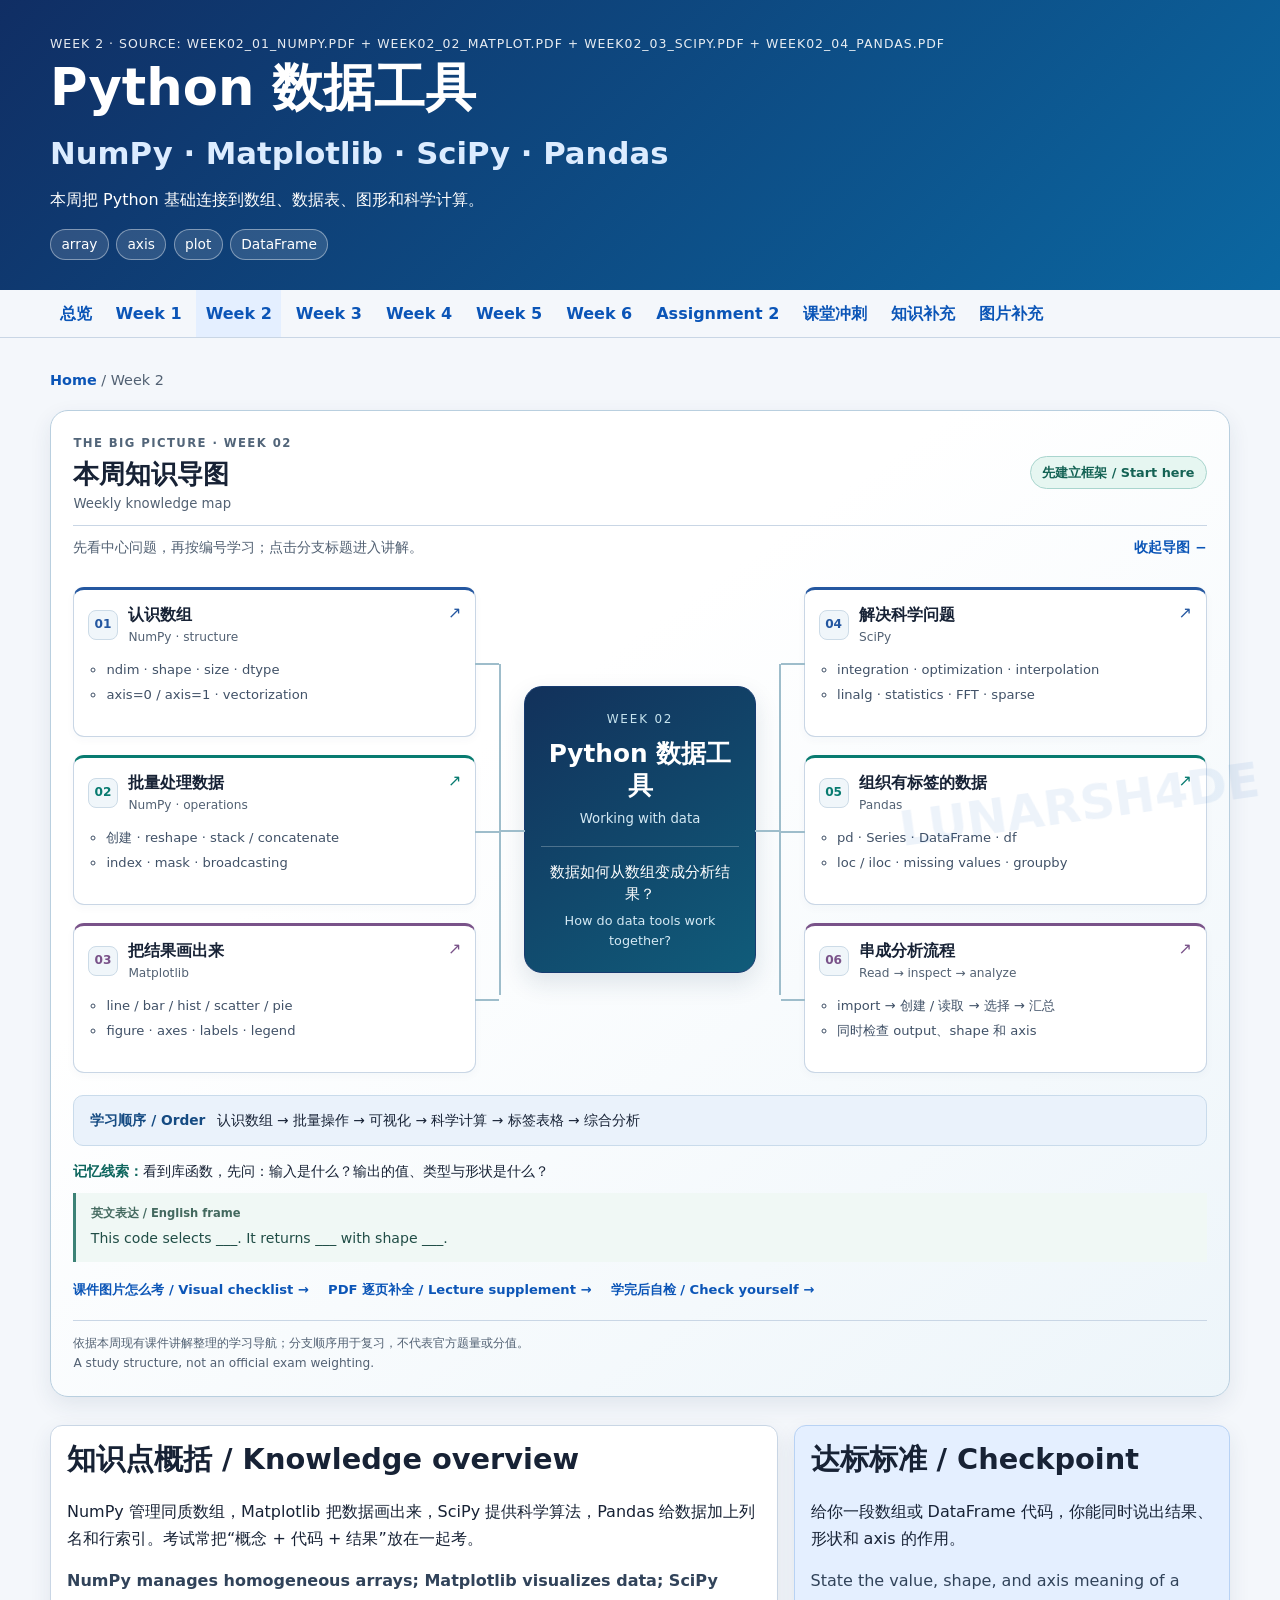
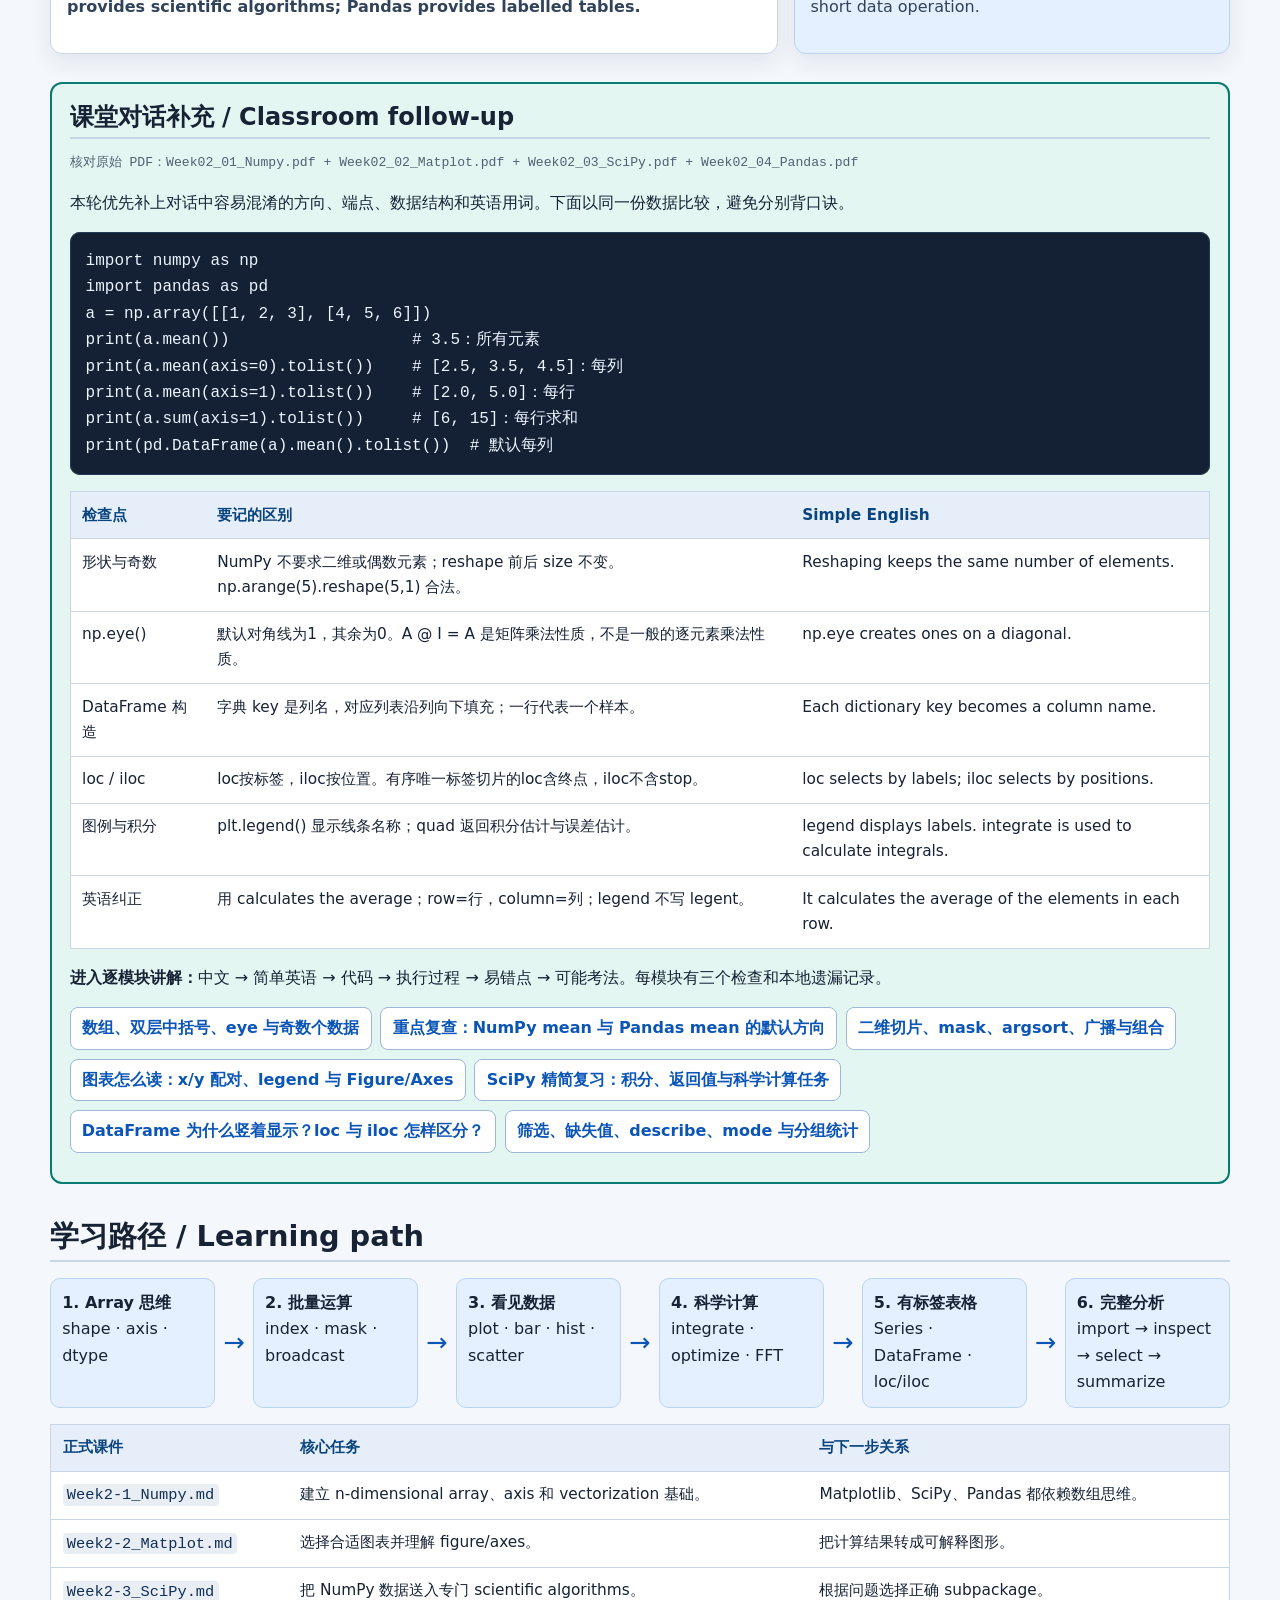
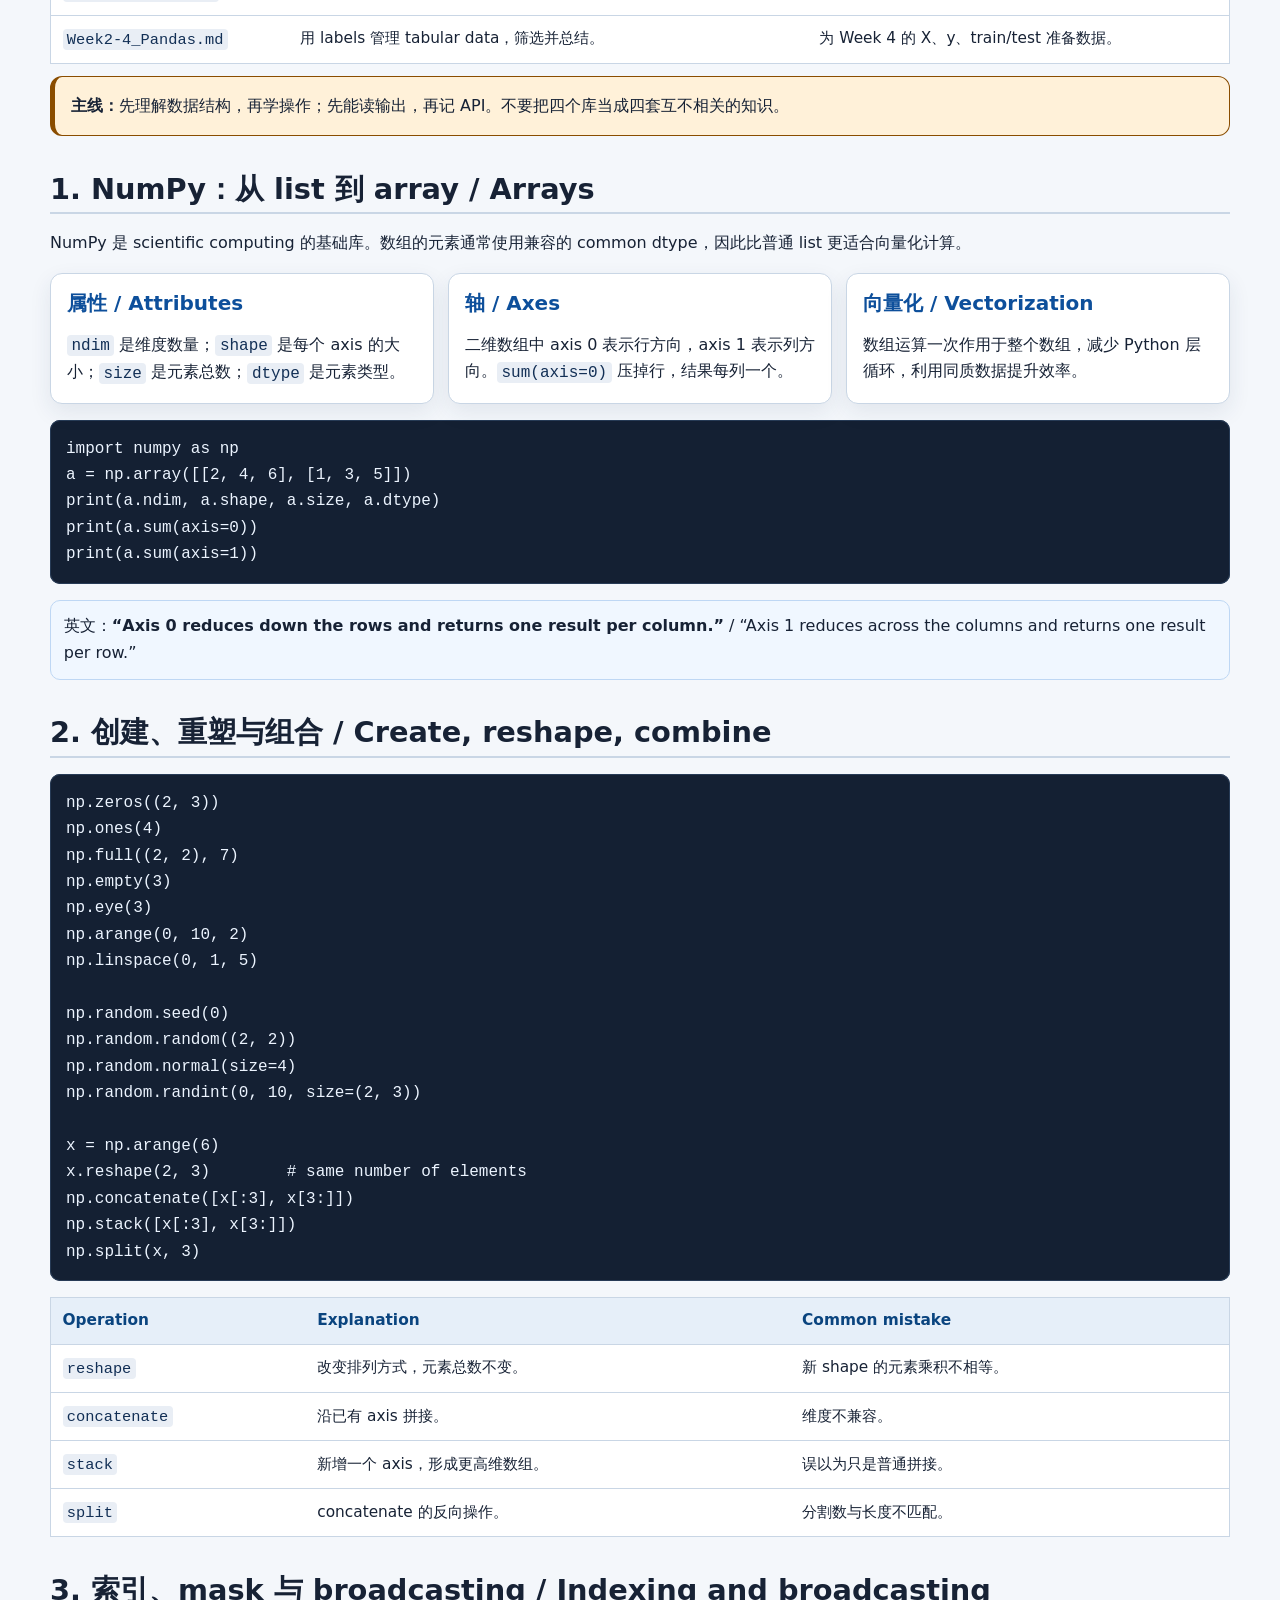
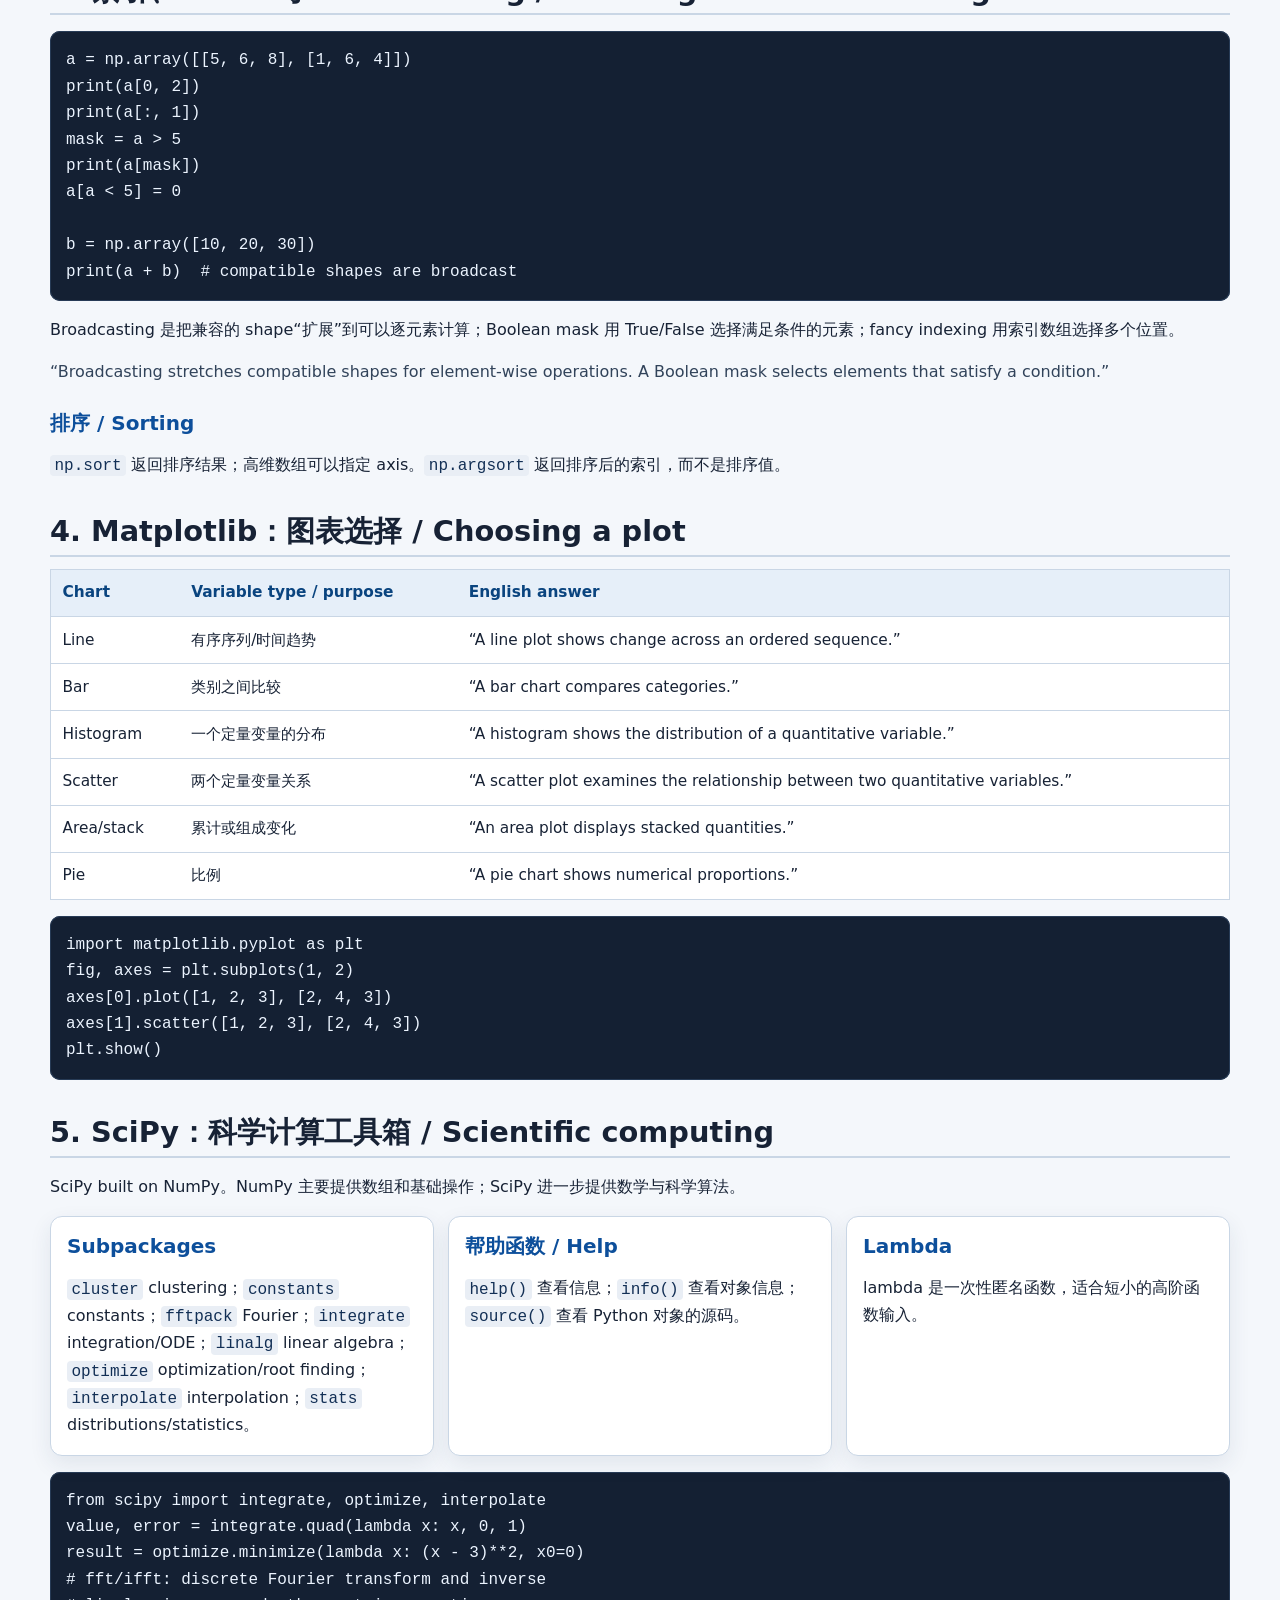
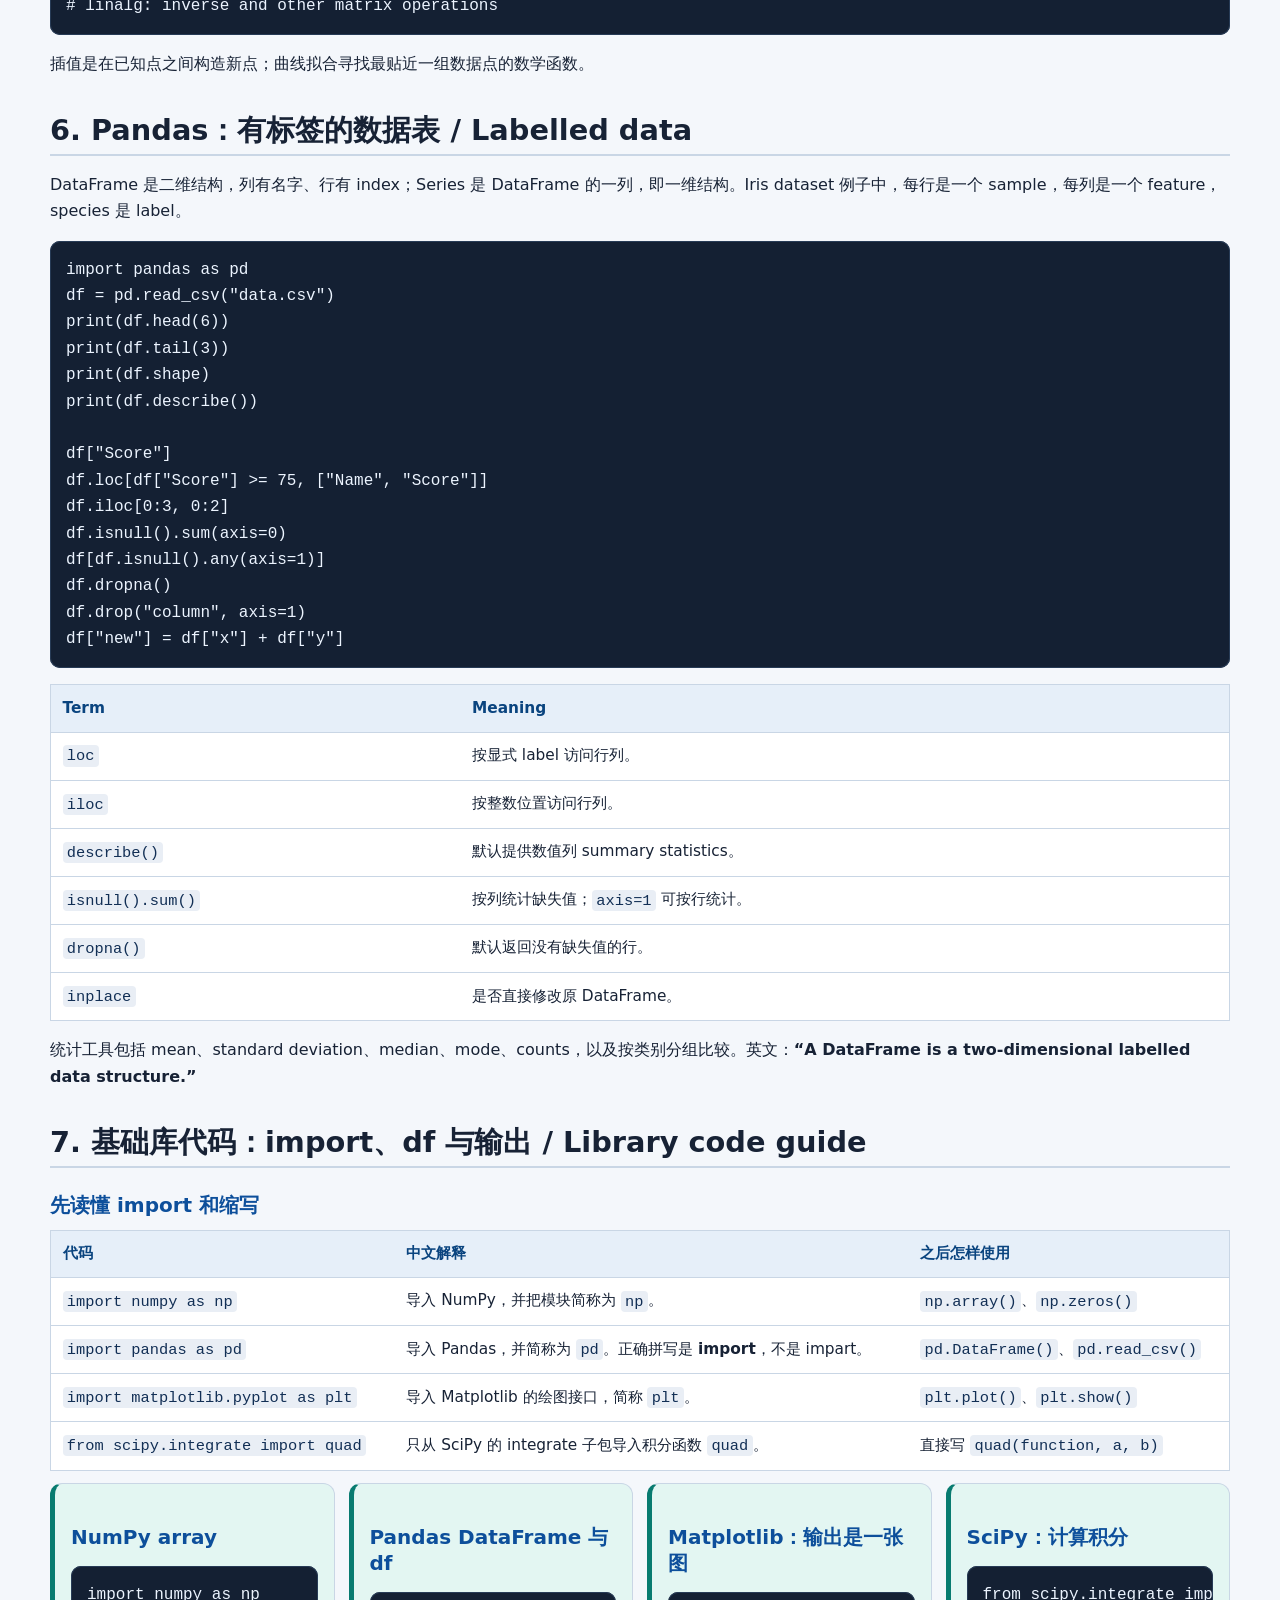
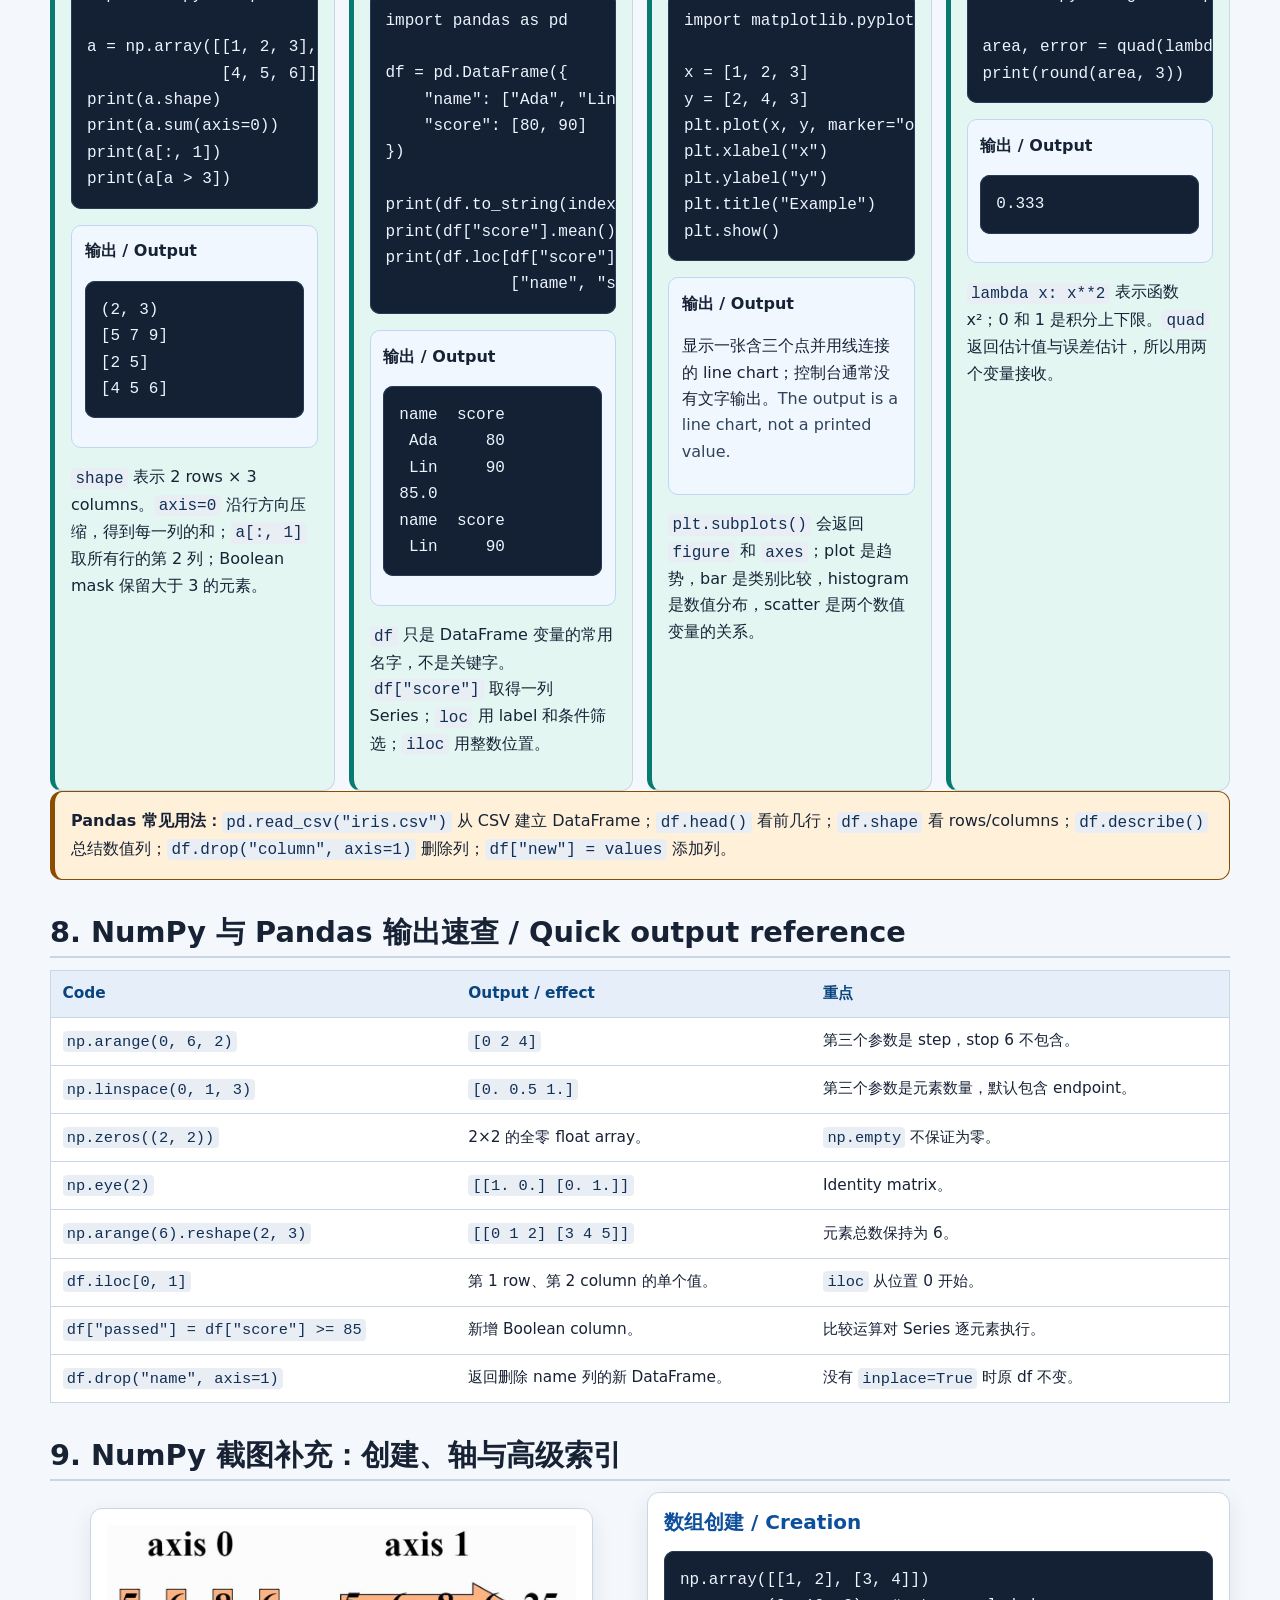
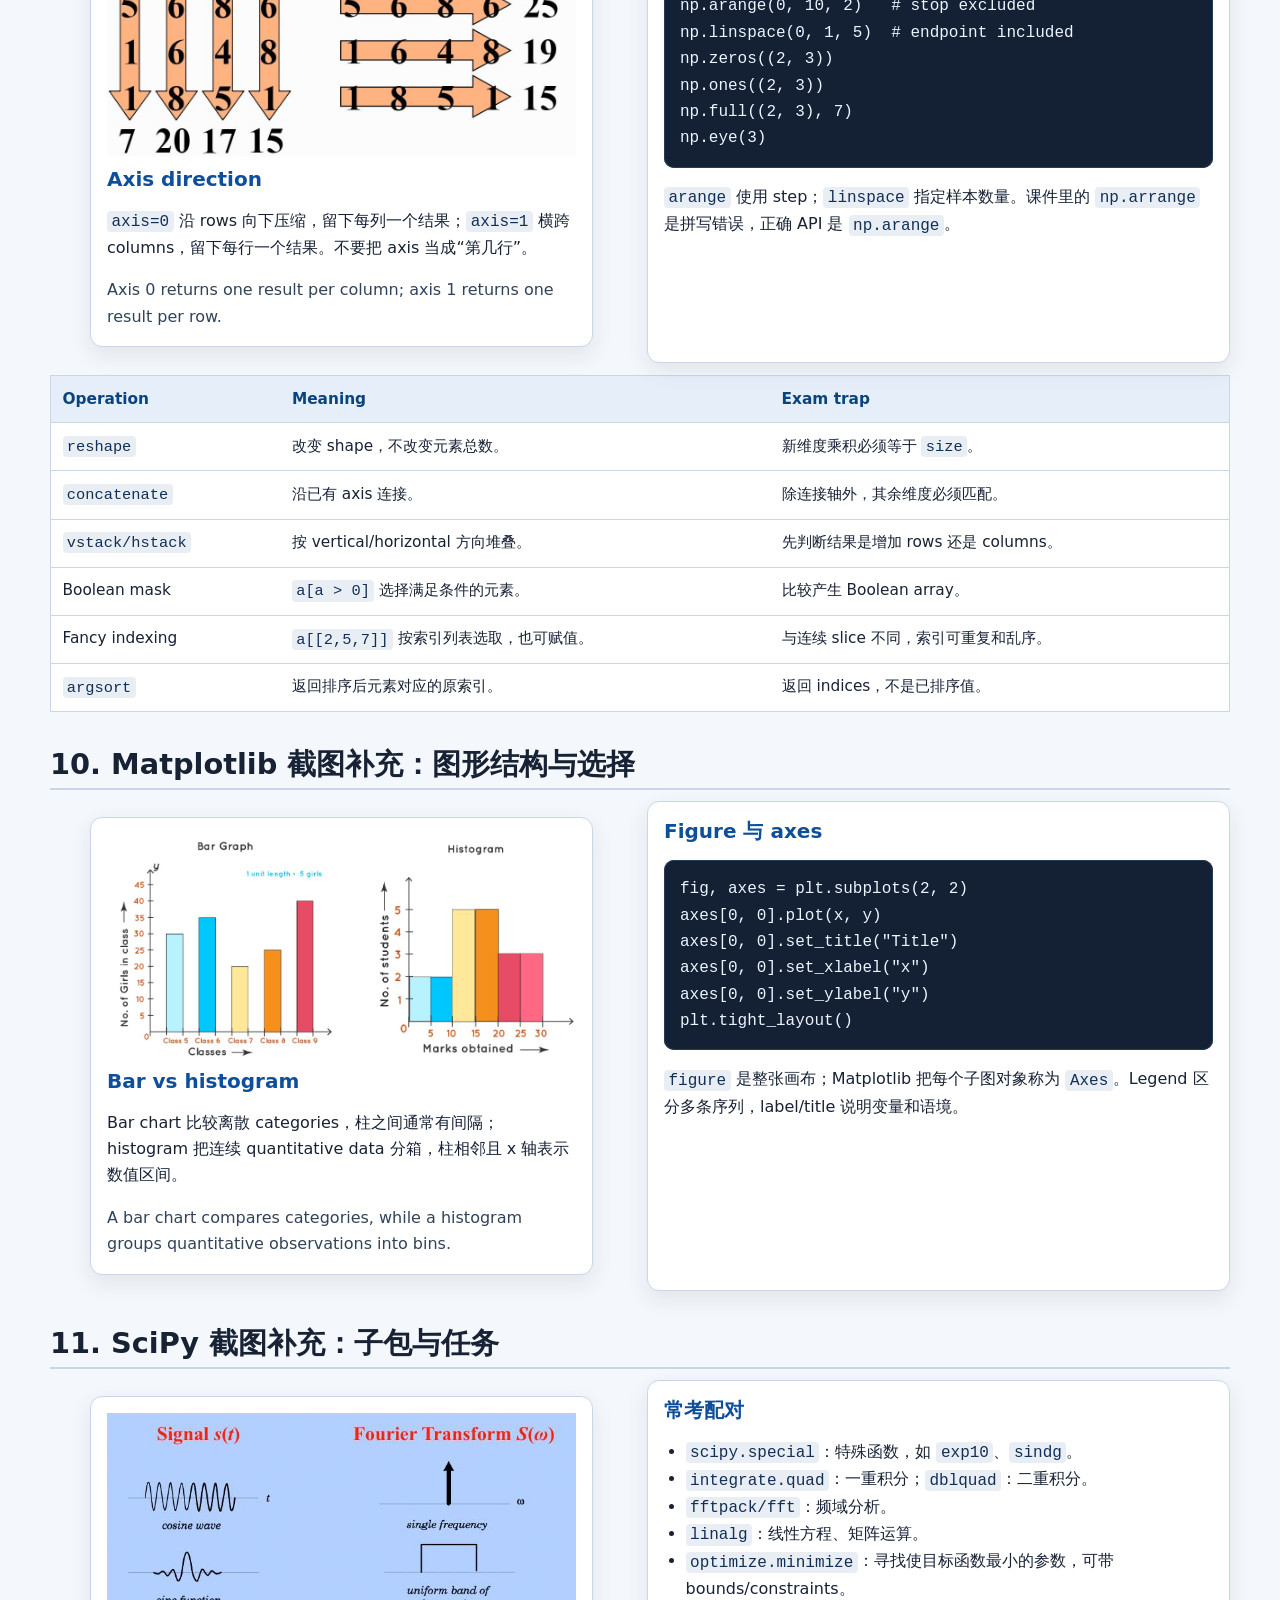
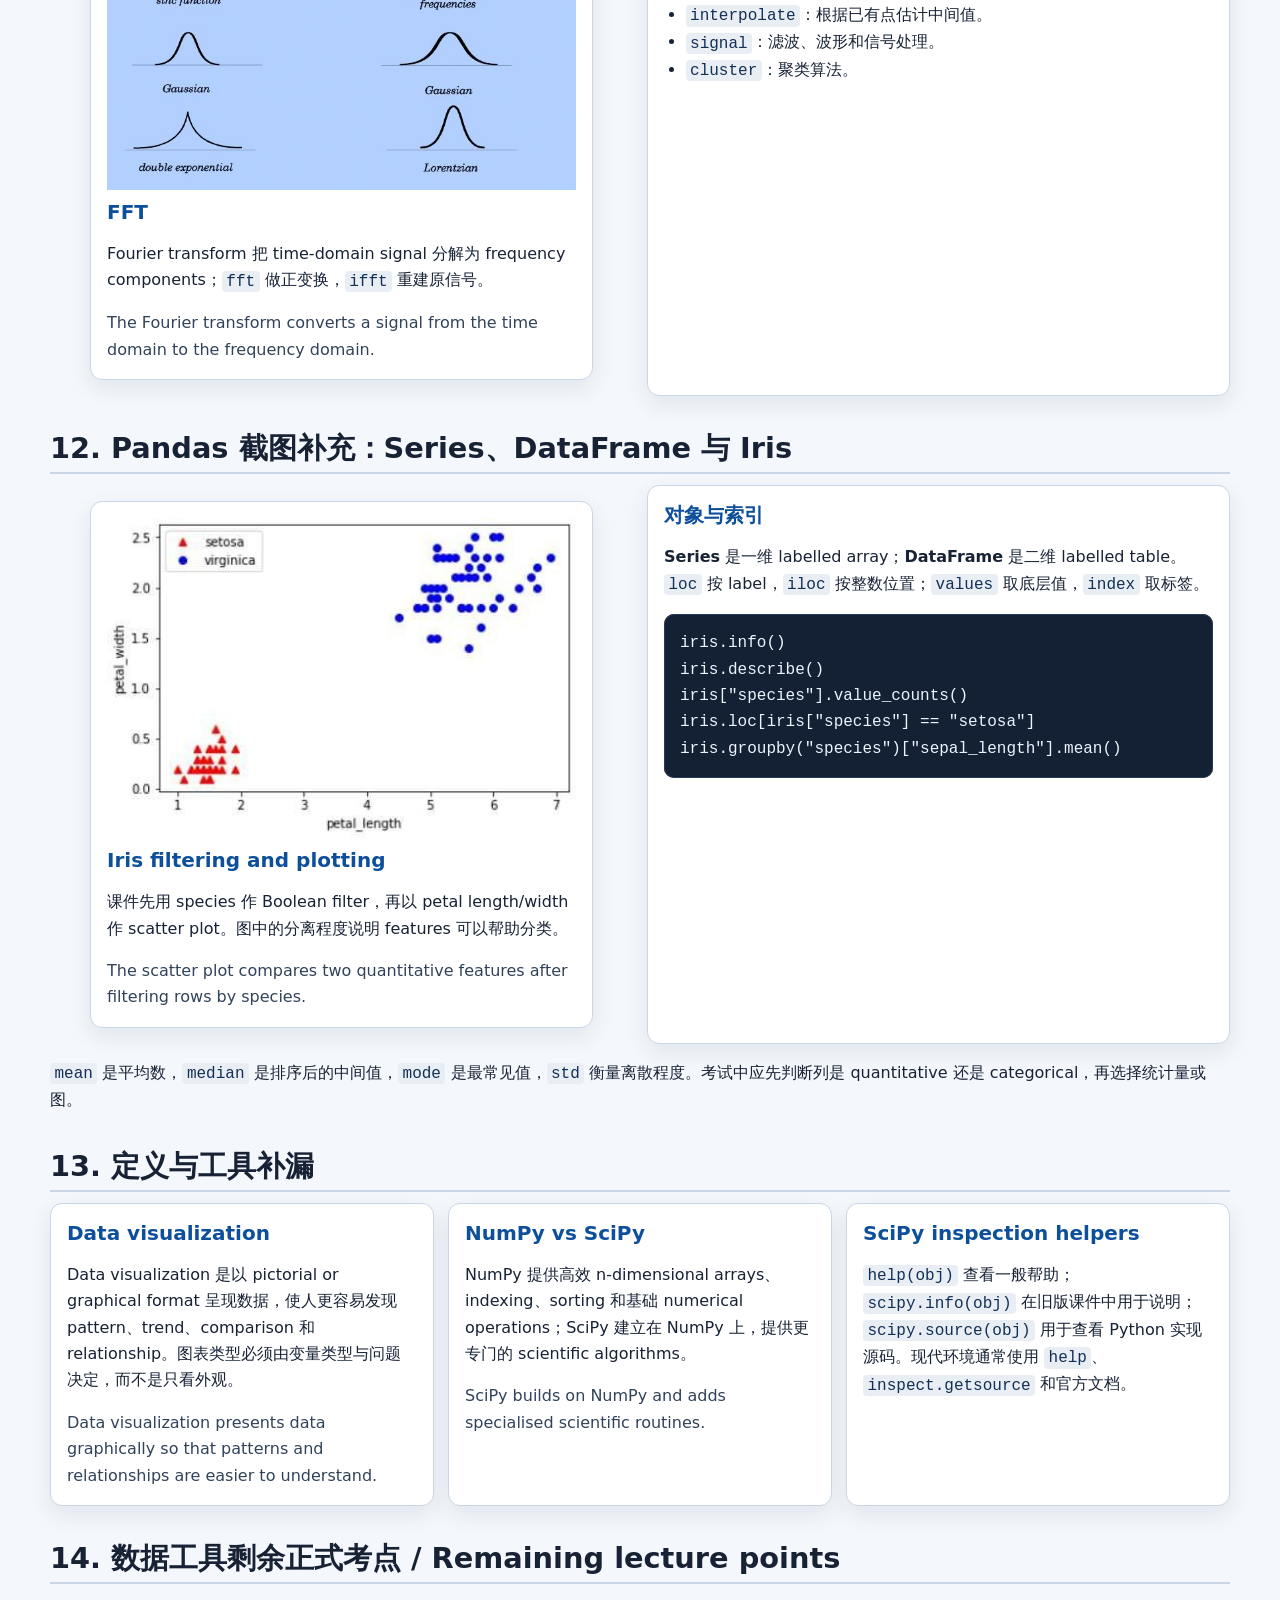
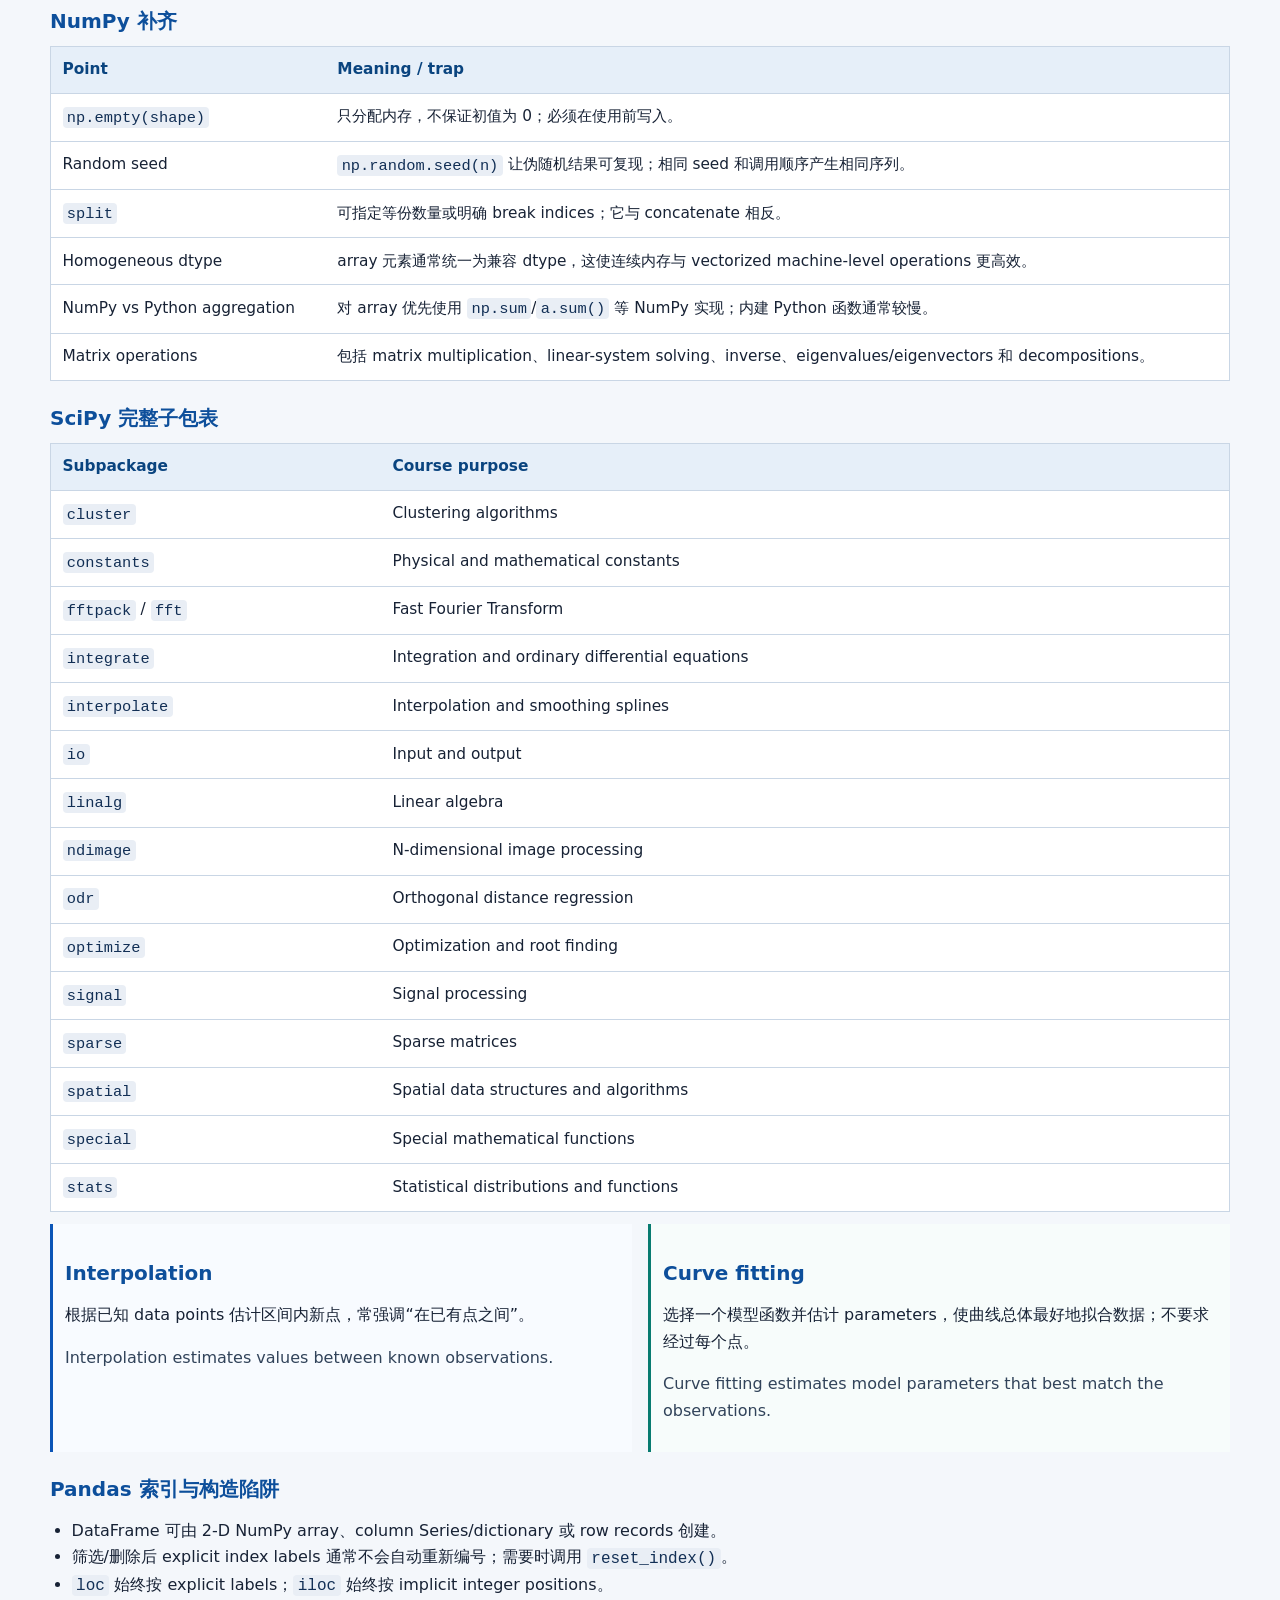
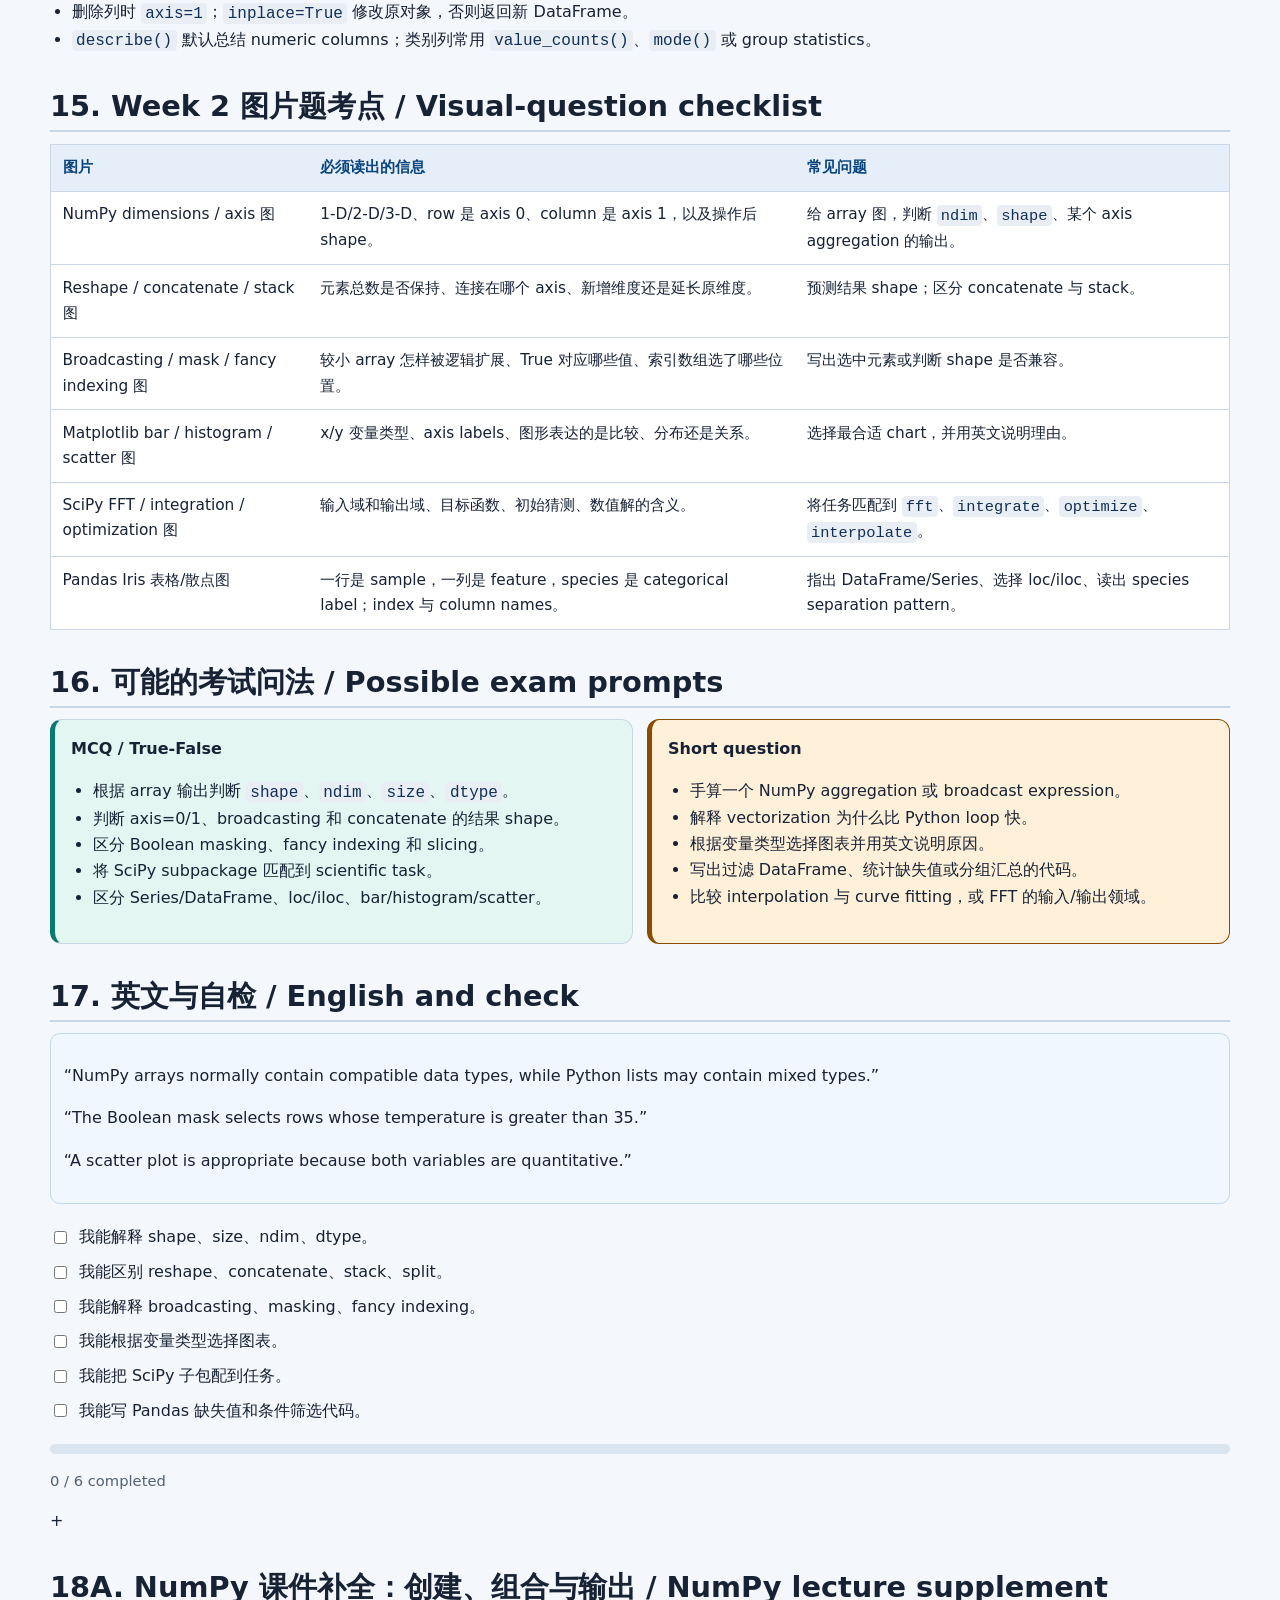
<file: output/week2.html>
<!doctype html><html lang="zh-CN"><head><meta charset="utf-8"><meta name="viewport" content="width=device-width,initial-scale=1"><title>Week 2 · Python libraries</title><link rel="stylesheet" href="review.css?v=20261017"><link rel="stylesheet" href="visual.css"><link rel="stylesheet" href="week-map.css?v=20261017-map1"><link rel="stylesheet" href="dialogue-review.css?v=20261022b"></head>
<body data-page="week2"><header><div class="wrap"><div class="eyebrow">Week 2 · Source: Week02_01_Numpy.pdf + Week02_02_Matplot.pdf + Week02_03_SciPy.pdf + Week02_04_Pandas.pdf</div><h1>Python 数据工具<br><span class="subtitle">NumPy · Matplotlib · SciPy · Pandas</span></h1><p>本周把 Python 基础连接到数组、数据表、图形和科学计算。</p><div class="chips"><span class="chip">array</span><span class="chip">axis</span><span class="chip">plot</span><span class="chip">DataFrame</span></div></div></header>
<nav class="topnav"><div class="wrap"><a href="python_midterm_review.html">总览</a><a href="week1.html">Week 1</a><a class="active" href="week2.html">Week 2</a><a href="week3.html">Week 3</a><a href="week4.html">Week 4</a><a href="week5.html">Week 5</a><a href="week6.html">Week 6</a><a href="assignment2.html">Assignment 2</a><a href="dialogue-review.html">课堂冲刺</a><a href="knowledge_supplement.html">知识补充</a><a href="visual_supplements.html">图片补充</a></div></nav><main><p class="breadcrumbs"><a href="python_midterm_review.html">Home</a> / Week 2</p>
<section class="week-map" aria-labelledby="week-map-heading">
<div class="week-map-heading"><div><p class="week-map-eyebrow" lang="en">THE BIG PICTURE · WEEK 02</p><h2 id="week-map-heading">本周知识导图 <span lang="en">Weekly knowledge map</span></h2></div><span class="week-map-badge">先建立框架 / Start here</span></div>
<details class="week-map-details" open><summary><span>先看中心问题，再按编号学习；点击分支标题进入讲解。</span><span class="week-map-toggle" aria-hidden="true"><span class="week-map-expanded">收起导图 −</span><span class="week-map-collapsed">展开导图 +</span></span></summary>
<div class="week-map-tree"><div class="week-map-root"><span class="week-map-root-label" lang="en">WEEK 02</span><strong>Python 数据工具</strong><span class="week-map-root-en" lang="en">Working with data</span><p>数据如何从数组变成分析结果？<span lang="en">How do data tools work together?</span></p></div><ol class="week-map-wing week-map-left"><li class="week-map-branch"><a class="week-map-link" href="#topic-1"><span class="week-map-number" aria-hidden="true">01</span><span><strong>认识数组</strong><span class="week-map-en" lang="en">NumPy · structure</span></span><span class="week-map-jump" aria-hidden="true">↗</span></a><ul><li>ndim · shape · size · dtype</li><li>axis=0 / axis=1 · vectorization</li></ul></li><li class="week-map-branch"><a class="week-map-link" href="#topic-2"><span class="week-map-number" aria-hidden="true">02</span><span><strong>批量处理数据</strong><span class="week-map-en" lang="en">NumPy · operations</span></span><span class="week-map-jump" aria-hidden="true">↗</span></a><ul><li>创建 · reshape · stack / concatenate</li><li>index · mask · broadcasting</li></ul></li><li class="week-map-branch"><a class="week-map-link" href="#topic-4"><span class="week-map-number" aria-hidden="true">03</span><span><strong>把结果画出来</strong><span class="week-map-en" lang="en">Matplotlib</span></span><span class="week-map-jump" aria-hidden="true">↗</span></a><ul><li>line / bar / hist / scatter / pie</li><li>figure · axes · labels · legend</li></ul></li></ol><ol class="week-map-wing week-map-right" start="4"><li class="week-map-branch"><a class="week-map-link" href="#topic-5"><span class="week-map-number" aria-hidden="true">04</span><span><strong>解决科学问题</strong><span class="week-map-en" lang="en">SciPy</span></span><span class="week-map-jump" aria-hidden="true">↗</span></a><ul><li>integration · optimization · interpolation</li><li>linalg · statistics · FFT · sparse</li></ul></li><li class="week-map-branch"><a class="week-map-link" href="#topic-6"><span class="week-map-number" aria-hidden="true">05</span><span><strong>组织有标签的数据</strong><span class="week-map-en" lang="en">Pandas</span></span><span class="week-map-jump" aria-hidden="true">↗</span></a><ul><li>pd · Series · DataFrame · df</li><li>loc / iloc · missing values · groupby</li></ul></li><li class="week-map-branch"><a class="week-map-link" href="#topic-7"><span class="week-map-number" aria-hidden="true">06</span><span><strong>串成分析流程</strong><span class="week-map-en" lang="en">Read → inspect → analyze</span></span><span class="week-map-jump" aria-hidden="true">↗</span></a><ul><li>import → 创建 / 读取 → 选择 → 汇总</li><li>同时检查 output、shape 和 axis</li></ul></li></ol></div>
<p class="week-map-route"><strong>学习顺序 / Order</strong><span>认识数组 → 批量操作 → 可视化 → 科学计算 → 标签表格 → 综合分析</span></p>
<p class="week-map-cue"><strong>记忆线索：</strong>看到库函数，先问：输入是什么？输出的值、类型与形状是什么？</p>
<p class="week-map-frame"><span>英文表达 / English frame</span><q lang="en">This code selects ___. It returns ___ with shape ___.</q></p>
<div class="week-map-review-links"><a href="#topic-15">课件图片怎么考 / Visual checklist →</a><a href="#topic-18a">PDF 逐页补全 / Lecture supplement →</a><a href="#topic-22b">学完后自检 / Check yourself →</a></div>
</details>
<p class="week-map-source-note">依据本周现有课件讲解整理的学习导航；分支顺序用于复习，不代表官方题量或分值。 <span lang="en">A study structure, not an official exam weighting.</span></p>
</section>
<section class="summary"><div class="summary-main"><h2>知识点概括 / Knowledge overview</h2><p>NumPy 管理同质数组，Matplotlib 把数据画出来，SciPy 提供科学算法，Pandas 给数据加上列名和行索引。考试常把“概念 + 代码 + 结果”放在一起考。</p><p class="en"><b>NumPy manages homogeneous arrays; Matplotlib visualizes data; SciPy provides scientific algorithms; Pandas provides labelled tables.</b></p></div><aside class="summary-side"><h2>达标标准 / Checkpoint</h2><p>给你一段数组或 DataFrame 代码，你能同时说出结果、形状和 axis 的作用。</p><p class="en">State the value, shape, and axis meaning of a short data operation.</p></aside></section>
<section class="dialogue-entry" id="dialogue-additions"><h2>课堂对话补充 / Classroom follow-up</h2><p class="source-tag">核对原始 PDF：Week02_01_Numpy.pdf + Week02_02_Matplot.pdf + Week02_03_SciPy.pdf + Week02_04_Pandas.pdf</p><p>本轮优先补上对话中容易混淆的方向、端点、数据结构和英语用词。下面以同一份数据比较，避免分别背口诀。</p><pre><code>import numpy as np
import pandas as pd
a = np.array([[1, 2, 3], [4, 5, 6]])
print(a.mean())                   # 3.5：所有元素
print(a.mean(axis=0).tolist())    # [2.5, 3.5, 4.5]：每列
print(a.mean(axis=1).tolist())    # [2.0, 5.0]：每行
print(a.sum(axis=1).tolist())     # [6, 15]：每行求和
print(pd.DataFrame(a).mean().tolist())  # 默认每列</code></pre><div class="table-wrap"><table class="table"><thead><tr><th>检查点</th><th>要记的区别</th><th>Simple English</th></tr></thead><tbody><tr><td>形状与奇数</td><td>NumPy 不要求二维或偶数元素；reshape 前后 size 不变。np.arange(5).reshape(5,1) 合法。</td><td>Reshaping keeps the same number of elements.</td></tr><tr><td>np.eye()</td><td>默认对角线为1，其余为0。A @ I = A 是矩阵乘法性质，不是一般的逐元素乘法性质。</td><td>np.eye creates ones on a diagonal.</td></tr><tr><td>DataFrame 构造</td><td>字典 key 是列名，对应列表沿列向下填充；一行代表一个样本。</td><td>Each dictionary key becomes a column name.</td></tr><tr><td>loc / iloc</td><td>loc按标签，iloc按位置。有序唯一标签切片的loc含终点，iloc不含stop。</td><td>loc selects by labels; iloc selects by positions.</td></tr><tr><td>图例与积分</td><td>plt.legend() 显示线条名称；quad 返回积分估计与误差估计。</td><td>legend displays labels. integrate is used to calculate integrals.</td></tr><tr><td>英语纠正</td><td>用 calculates the average；row=行，column=列；legend 不写 legent。</td><td>It calculates the average of the elements in each row.</td></tr></tbody></table></div><p><b>进入逐模块讲解：</b>中文 → 简单英语 → 代码 → 执行过程 → 易错点 → 可能考法。每模块有三个检查和本地遗漏记录。</p><div class="page-links"><a href="dialogue-review.html#numpy-create">数组、双层中括号、eye 与奇数个数据</a><a href="dialogue-review.html#axis-defaults">重点复查：NumPy mean 与 Pandas mean 的默认方向</a><a href="dialogue-review.html#numpy-index">二维切片、mask、argsort、广播与组合</a><a href="dialogue-review.html#matplotlib">图表怎么读：x/y 配对、legend 与 Figure/Axes</a><a href="dialogue-review.html#scipy">SciPy 精简复习：积分、返回值与科学计算任务</a><a href="dialogue-review.html#pandas-index">DataFrame 为什么竖着显示？loc 与 iloc 怎样区分？</a><a href="dialogue-review.html#pandas-analysis">筛选、缺失值、describe、mode 与分组统计</a></div></section>
<section class="learning-path"><h2>学习路径 / Learning path</h2><div class="flow"><div class="step"><b>1. Array 思维</b><br>shape · axis · dtype</div><div class="arrow">→</div><div class="step"><b>2. 批量运算</b><br>index · mask · broadcast</div><div class="arrow">→</div><div class="step"><b>3. 看见数据</b><br>plot · bar · hist · scatter</div><div class="arrow">→</div><div class="step"><b>4. 科学计算</b><br>integrate · optimize · FFT</div><div class="arrow">→</div><div class="step"><b>5. 有标签表格</b><br>Series · DataFrame · loc/iloc</div><div class="arrow">→</div><div class="step"><b>6. 完整分析</b><br>import → inspect → select → summarize</div></div><div class="table-wrap"><table class="table"><thead><tr><th>正式课件</th><th>核心任务</th><th>与下一步关系</th></tr></thead><tbody><tr><td><code>Week2-1_Numpy.md</code></td><td>建立 n-dimensional array、axis 和 vectorization 基础。</td><td>Matplotlib、SciPy、Pandas 都依赖数组思维。</td></tr><tr><td><code>Week2-2_Matplot.md</code></td><td>选择合适图表并理解 figure/axes。</td><td>把计算结果转成可解释图形。</td></tr><tr><td><code>Week2-3_SciPy.md</code></td><td>把 NumPy 数据送入专门 scientific algorithms。</td><td>根据问题选择正确 subpackage。</td></tr><tr><td><code>Week2-4_Pandas.md</code></td><td>用 labels 管理 tabular data，筛选并总结。</td><td>为 Week 4 的 X、y、train/test 准备数据。</td></tr></tbody></table></div><div class="callout warning"><b>主线：</b>先理解数据结构，再学操作；先能读输出，再记 API。不要把四个库当成四套互不相关的知识。</div></section>
<section><h2 id="topic-1">1. NumPy：从 list 到 array / Arrays</h2><p>NumPy 是 scientific computing 的基础库。数组的元素通常使用兼容的 common dtype，因此比普通 list 更适合向量化计算。</p><div class="grid"><div class="card"><h3>属性 / Attributes</h3><p><code>ndim</code> 是维度数量；<code>shape</code> 是每个 axis 的大小；<code>size</code> 是元素总数；<code>dtype</code> 是元素类型。</p></div><div class="card"><h3>轴 / Axes</h3><p>二维数组中 axis 0 表示行方向，axis 1 表示列方向。<code>sum(axis=0)</code> 压掉行，结果每列一个。</p></div><div class="card"><h3>向量化 / Vectorization</h3><p>数组运算一次作用于整个数组，减少 Python 层循环，利用同质数据提升效率。</p></div></div><pre><code>import numpy as np
a = np.array([[2, 4, 6], [1, 3, 5]])
print(a.ndim, a.shape, a.size, a.dtype)
print(a.sum(axis=0))
print(a.sum(axis=1))</code></pre><p class="answer">英文：<b>“Axis 0 reduces down the rows and returns one result per column.”</b> / “Axis 1 reduces across the columns and returns one result per row.”</p></section>
<section><h2 id="topic-2">2. 创建、重塑与组合 / Create, reshape, combine</h2><pre><code>np.zeros((2, 3))
np.ones(4)
np.full((2, 2), 7)
np.empty(3)
np.eye(3)
np.arange(0, 10, 2)
np.linspace(0, 1, 5)

np.random.seed(0)
np.random.random((2, 2))
np.random.normal(size=4)
np.random.randint(0, 10, size=(2, 3))

x = np.arange(6)
x.reshape(2, 3)        # same number of elements
np.concatenate([x[:3], x[3:]])
np.stack([x[:3], x[3:]])
np.split(x, 3)</code></pre><div class="table-wrap"><table class="table"><thead><tr><th>Operation</th><th>Explanation</th><th>Common mistake</th></tr></thead><tbody><tr><td><code>reshape</code></td><td>改变排列方式，元素总数不变。</td><td>新 shape 的元素乘积不相等。</td></tr><tr><td><code>concatenate</code></td><td>沿已有 axis 拼接。</td><td>维度不兼容。</td></tr><tr><td><code>stack</code></td><td>新增一个 axis，形成更高维数组。</td><td>误以为只是普通拼接。</td></tr><tr><td><code>split</code></td><td>concatenate 的反向操作。</td><td>分割数与长度不匹配。</td></tr></tbody></table></div></section>
<section><h2 id="topic-3">3. 索引、mask 与 broadcasting / Indexing and broadcasting</h2><pre><code>a = np.array([[5, 6, 8], [1, 6, 4]])
print(a[0, 2])
print(a[:, 1])
mask = a > 5
print(a[mask])
a[a &lt; 5] = 0

b = np.array([10, 20, 30])
print(a + b)  # compatible shapes are broadcast</code></pre><p>Broadcasting 是把兼容的 shape“扩展”到可以逐元素计算；Boolean mask 用 True/False 选择满足条件的元素；fancy indexing 用索引数组选择多个位置。</p><p class="en">“Broadcasting stretches compatible shapes for element-wise operations. A Boolean mask selects elements that satisfy a condition.”</p><h3>排序 / Sorting</h3><p><code>np.sort</code> 返回排序结果；高维数组可以指定 axis。<code>np.argsort</code> 返回排序后的索引，而不是排序值。</p></section>
<section><h2 id="topic-4">4. Matplotlib：图表选择 / Choosing a plot</h2><div class="table-wrap"><table class="table"><thead><tr><th>Chart</th><th>Variable type / purpose</th><th>English answer</th></tr></thead><tbody><tr><td>Line</td><td>有序序列/时间趋势</td><td>“A line plot shows change across an ordered sequence.”</td></tr><tr><td>Bar</td><td>类别之间比较</td><td>“A bar chart compares categories.”</td></tr><tr><td>Histogram</td><td>一个定量变量的分布</td><td>“A histogram shows the distribution of a quantitative variable.”</td></tr><tr><td>Scatter</td><td>两个定量变量关系</td><td>“A scatter plot examines the relationship between two quantitative variables.”</td></tr><tr><td>Area/stack</td><td>累计或组成变化</td><td>“An area plot displays stacked quantities.”</td></tr><tr><td>Pie</td><td>比例</td><td>“A pie chart shows numerical proportions.”</td></tr></tbody></table></div><pre><code>import matplotlib.pyplot as plt
fig, axes = plt.subplots(1, 2)
axes[0].plot([1, 2, 3], [2, 4, 3])
axes[1].scatter([1, 2, 3], [2, 4, 3])
plt.show()</code></pre></section>
<section><h2 id="topic-5">5. SciPy：科学计算工具箱 / Scientific computing</h2><p>SciPy built on NumPy。NumPy 主要提供数组和基础操作；SciPy 进一步提供数学与科学算法。</p><div class="grid"><div class="card"><h3>Subpackages</h3><p><code>cluster</code> clustering；<code>constants</code> constants；<code>fftpack</code> Fourier；<code>integrate</code> integration/ODE；<code>linalg</code> linear algebra；<code>optimize</code> optimization/root finding；<code>interpolate</code> interpolation；<code>stats</code> distributions/statistics。</p></div><div class="card"><h3>帮助函数 / Help</h3><p><code>help()</code> 查看信息；<code>info()</code> 查看对象信息；<code>source()</code> 查看 Python 对象的源码。</p></div><div class="card"><h3>Lambda</h3><p>lambda 是一次性匿名函数，适合短小的高阶函数输入。</p></div></div><pre><code>from scipy import integrate, optimize, interpolate
value, error = integrate.quad(lambda x: x, 0, 1)
result = optimize.minimize(lambda x: (x - 3)**2, x0=0)
# fft/ifft: discrete Fourier transform and inverse
# linalg: inverse and other matrix operations</code></pre><p>插值是在已知点之间构造新点；曲线拟合寻找最贴近一组数据点的数学函数。</p></section>
<section><h2 id="topic-6">6. Pandas：有标签的数据表 / Labelled data</h2><p>DataFrame 是二维结构，列有名字、行有 index；Series 是 DataFrame 的一列，即一维结构。Iris dataset 例子中，每行是一个 sample，每列是一个 feature，species 是 label。</p><pre><code>import pandas as pd
df = pd.read_csv("data.csv")
print(df.head(6))
print(df.tail(3))
print(df.shape)
print(df.describe())

df["Score"]
df.loc[df["Score"] &gt;= 75, ["Name", "Score"]]
df.iloc[0:3, 0:2]
df.isnull().sum(axis=0)
df[df.isnull().any(axis=1)]
df.dropna()
df.drop("column", axis=1)
df["new"] = df["x"] + df["y"]</code></pre><div class="table-wrap"><table class="table"><thead><tr><th>Term</th><th>Meaning</th></tr></thead><tbody><tr><td><code>loc</code></td><td>按显式 label 访问行列。</td></tr><tr><td><code>iloc</code></td><td>按整数位置访问行列。</td></tr><tr><td><code>describe()</code></td><td>默认提供数值列 summary statistics。</td></tr><tr><td><code>isnull().sum()</code></td><td>按列统计缺失值；<code>axis=1</code> 可按行统计。</td></tr><tr><td><code>dropna()</code></td><td>默认返回没有缺失值的行。</td></tr><tr><td><code>inplace</code></td><td>是否直接修改原 DataFrame。</td></tr></tbody></table></div><p>统计工具包括 mean、standard deviation、median、mode、counts，以及按类别分组比较。英文：<b>“A DataFrame is a two-dimensional labelled data structure.”</b></p></section>
<section><h2 id="topic-7">7. 基础库代码：import、df 与输出 / Library code guide</h2><h3>先读懂 import 和缩写</h3><div class="table-wrap"><table class="table"><thead><tr><th>代码</th><th>中文解释</th><th>之后怎样使用</th></tr></thead><tbody><tr><td><code>import numpy as np</code></td><td>导入 NumPy，并把模块简称为 <code>np</code>。</td><td><code>np.array()</code>、<code>np.zeros()</code></td></tr><tr><td><code>import pandas as pd</code></td><td>导入 Pandas，并简称为 <code>pd</code>。正确拼写是 <b>import</b>，不是 impart。</td><td><code>pd.DataFrame()</code>、<code>pd.read_csv()</code></td></tr><tr><td><code>import matplotlib.pyplot as plt</code></td><td>导入 Matplotlib 的绘图接口，简称 <code>plt</code>。</td><td><code>plt.plot()</code>、<code>plt.show()</code></td></tr><tr><td><code>from scipy.integrate import quad</code></td><td>只从 SciPy 的 integrate 子包导入积分函数 <code>quad</code>。</td><td>直接写 <code>quad(function, a, b)</code></td></tr></tbody></table></div><div class="grid"><div class="callout"><h3>NumPy array</h3><pre><code>import numpy as np

a = np.array([[1, 2, 3],
              [4, 5, 6]])
print(a.shape)
print(a.sum(axis=0))
print(a[:, 1])
print(a[a &gt; 3])</code></pre><div class="answer"><b>输出 / Output</b><pre><code>(2, 3)
[5 7 9]
[2 5]
[4 5 6]</code></pre></div><p><code>shape</code> 表示 2 rows × 3 columns。<code>axis=0</code> 沿行方向压缩，得到每一列的和；<code>a[:, 1]</code> 取所有行的第 2 列；Boolean mask 保留大于 3 的元素。</p></div><div class="callout"><h3>Pandas DataFrame 与 df</h3><pre><code>import pandas as pd

df = pd.DataFrame({
    "name": ["Ada", "Lin"],
    "score": [80, 90]
})

print(df.to_string(index=False))
print(df["score"].mean())
print(df.loc[df["score"] &gt;= 85,
             ["name", "score"]].to_string(index=False))</code></pre><div class="answer"><b>输出 / Output</b><pre><code>name  score
 Ada     80
 Lin     90
85.0
name  score
 Lin     90</code></pre></div><p><code>df</code> 只是 DataFrame 变量的常用名字，不是关键字。<code>df["score"]</code> 取得一列 Series；<code>loc</code> 用 label 和条件筛选；<code>iloc</code> 用整数位置。</p></div><div class="callout"><h3>Matplotlib：输出是一张图</h3><pre><code>import matplotlib.pyplot as plt

x = [1, 2, 3]
y = [2, 4, 3]
plt.plot(x, y, marker="o")
plt.xlabel("x")
plt.ylabel("y")
plt.title("Example")
plt.show()</code></pre><div class="answer"><b>输出 / Output</b><p>显示一张含三个点并用线连接的 line chart；控制台通常没有文字输出。<span class="en">The output is a line chart, not a printed value.</span></p></div><p><code>plt.subplots()</code> 会返回 <code>figure</code> 和 <code>axes</code>；plot 是趋势，bar 是类别比较，histogram 是数值分布，scatter 是两个数值变量的关系。</p></div><div class="callout"><h3>SciPy：计算积分</h3><pre><code>from scipy.integrate import quad

area, error = quad(lambda x: x**2, 0, 1)
print(round(area, 3))</code></pre><div class="answer"><b>输出 / Output</b><pre><code>0.333</code></pre></div><p><code>lambda x: x**2</code> 表示函数 x²；0 和 1 是积分上下限。<code>quad</code> 返回估计值与误差估计，所以用两个变量接收。</p></div></div><div class="callout warning"><b>Pandas 常见用法：</b><code>pd.read_csv("iris.csv")</code> 从 CSV 建立 DataFrame；<code>df.head()</code> 看前几行；<code>df.shape</code> 看 rows/columns；<code>df.describe()</code> 总结数值列；<code>df.drop("column", axis=1)</code> 删除列；<code>df["new"] = values</code> 添加列。</div></section>
<section><h2 id="topic-8">8. NumPy 与 Pandas 输出速查 / Quick output reference</h2><div class="table-wrap"><table class="table"><thead><tr><th>Code</th><th>Output / effect</th><th>重点</th></tr></thead><tbody><tr><td><code>np.arange(0, 6, 2)</code></td><td><code>[0 2 4]</code></td><td>第三个参数是 step，stop 6 不包含。</td></tr><tr><td><code>np.linspace(0, 1, 3)</code></td><td><code>[0.  0.5 1.]</code></td><td>第三个参数是元素数量，默认包含 endpoint。</td></tr><tr><td><code>np.zeros((2, 2))</code></td><td>2×2 的全零 float array。</td><td><code>np.empty</code> 不保证为零。</td></tr><tr><td><code>np.eye(2)</code></td><td><code>[[1. 0.] [0. 1.]]</code></td><td>Identity matrix。</td></tr><tr><td><code>np.arange(6).reshape(2, 3)</code></td><td><code>[[0 1 2] [3 4 5]]</code></td><td>元素总数保持为 6。</td></tr><tr><td><code>df.iloc[0, 1]</code></td><td>第 1 row、第 2 column 的单个值。</td><td><code>iloc</code> 从位置 0 开始。</td></tr><tr><td><code>df["passed"] = df["score"] &gt;= 85</code></td><td>新增 Boolean column。</td><td>比较运算对 Series 逐元素执行。</td></tr><tr><td><code>df.drop("name", axis=1)</code></td><td>返回删除 name 列的新 DataFrame。</td><td>没有 <code>inplace=True</code> 时原 df 不变。</td></tr></tbody></table></div></section>
<section><h2 id="topic-9">9. NumPy 截图补充：创建、轴与高级索引</h2><div class="grid"><figure class="card"><img src="course-assets/numpy-axis-course.png" alt="Course diagram comparing NumPy axis 0 and axis 1"><figcaption><h3>Axis direction</h3><p><code>axis=0</code> 沿 rows 向下压缩，留下每列一个结果；<code>axis=1</code> 横跨 columns，留下每行一个结果。不要把 axis 当成“第几行”。</p><p class="en">Axis 0 returns one result per column; axis 1 returns one result per row.</p></figcaption></figure><div class="card"><h3>数组创建 / Creation</h3><pre><code>np.array([[1, 2], [3, 4]])
np.arange(0, 10, 2)   # stop excluded
np.linspace(0, 1, 5)  # endpoint included
np.zeros((2, 3))
np.ones((2, 3))
np.full((2, 3), 7)
np.eye(3)</code></pre><p><code>arange</code> 使用 step；<code>linspace</code> 指定样本数量。课件里的 <code>np.arrange</code> 是拼写错误，正确 API 是 <code>np.arange</code>。</p></div></div><div class="table-wrap"><table class="table"><thead><tr><th>Operation</th><th>Meaning</th><th>Exam trap</th></tr></thead><tbody><tr><td><code>reshape</code></td><td>改变 shape，不改变元素总数。</td><td>新维度乘积必须等于 <code>size</code>。</td></tr><tr><td><code>concatenate</code></td><td>沿已有 axis 连接。</td><td>除连接轴外，其余维度必须匹配。</td></tr><tr><td><code>vstack/hstack</code></td><td>按 vertical/horizontal 方向堆叠。</td><td>先判断结果是增加 rows 还是 columns。</td></tr><tr><td>Boolean mask</td><td><code>a[a &gt; 0]</code> 选择满足条件的元素。</td><td>比较产生 Boolean array。</td></tr><tr><td>Fancy indexing</td><td><code>a[[2,5,7]]</code> 按索引列表选取，也可赋值。</td><td>与连续 slice 不同，索引可重复和乱序。</td></tr><tr><td><code>argsort</code></td><td>返回排序后元素对应的原索引。</td><td>返回 indices，不是已排序值。</td></tr></tbody></table></div></section>
<section><h2 id="topic-10">10. Matplotlib 截图补充：图形结构与选择</h2><div class="grid"><figure class="card"><img src="course-assets/bar-vs-histogram.png" alt="Course comparison of a bar chart and histogram"><figcaption><h3>Bar vs histogram</h3><p>Bar chart 比较离散 categories，柱之间通常有间隔；histogram 把连续 quantitative data 分箱，柱相邻且 x 轴表示数值区间。</p><p class="en">A bar chart compares categories, while a histogram groups quantitative observations into bins.</p></figcaption></figure><div class="card"><h3>Figure 与 axes</h3><pre><code>fig, axes = plt.subplots(2, 2)
axes[0, 0].plot(x, y)
axes[0, 0].set_title("Title")
axes[0, 0].set_xlabel("x")
axes[0, 0].set_ylabel("y")
plt.tight_layout()</code></pre><p><code>figure</code> 是整张画布；Matplotlib 把每个子图对象称为 <code>Axes</code>。Legend 区分多条序列，label/title 说明变量和语境。</p></div></div></section>
<section><h2 id="topic-11">11. SciPy 截图补充：子包与任务</h2><div class="grid"><figure class="card"><img src="course-assets/scipy-fourier-transform.png" alt="Course Fourier transform diagram"><figcaption><h3>FFT</h3><p>Fourier transform 把 time-domain signal 分解为 frequency components；<code>fft</code> 做正变换，<code>ifft</code> 重建原信号。</p><p class="en">The Fourier transform converts a signal from the time domain to the frequency domain.</p></figcaption></figure><div class="card"><h3>常考配对</h3><ul><li><code>scipy.special</code>：特殊函数，如 <code>exp10</code>、<code>sindg</code>。</li><li><code>integrate.quad</code>：一重积分；<code>dblquad</code>：二重积分。</li><li><code>fftpack/fft</code>：频域分析。</li><li><code>linalg</code>：线性方程、矩阵运算。</li><li><code>optimize.minimize</code>：寻找使目标函数最小的参数，可带 bounds/constraints。</li><li><code>interpolate</code>：根据已有点估计中间值。</li><li><code>signal</code>：滤波、波形和信号处理。</li><li><code>cluster</code>：聚类算法。</li></ul></div></div></section>
<section><h2 id="topic-12">12. Pandas 截图补充：Series、DataFrame 与 Iris</h2><div class="grid"><figure class="card"><img src="course-assets/pandas-iris-scatter.png" alt="Iris scatter plot from the Pandas course slide"><figcaption><h3>Iris filtering and plotting</h3><p>课件先用 species 作 Boolean filter，再以 petal length/width 作 scatter plot。图中的分离程度说明 features 可以帮助分类。</p><p class="en">The scatter plot compares two quantitative features after filtering rows by species.</p></figcaption></figure><div class="card"><h3>对象与索引</h3><p><b>Series</b> 是一维 labelled array；<b>DataFrame</b> 是二维 labelled table。<code>loc</code> 按 label，<code>iloc</code> 按整数位置；<code>values</code> 取底层值，<code>index</code> 取标签。</p><pre><code>iris.info()
iris.describe()
iris["species"].value_counts()
iris.loc[iris["species"] == "setosa"]
iris.groupby("species")["sepal_length"].mean()</code></pre></div></div><p><code>mean</code> 是平均数，<code>median</code> 是排序后的中间值，<code>mode</code> 是最常见值，<code>std</code> 衡量离散程度。考试中应先判断列是 quantitative 还是 categorical，再选择统计量或图。</p></section>
<section><h2 id="topic-13">13. 定义与工具补漏</h2><div class="grid"><div class="card"><h3>Data visualization</h3><p>Data visualization 是以 pictorial or graphical format 呈现数据，使人更容易发现 pattern、trend、comparison 和 relationship。图表类型必须由变量类型与问题决定，而不是只看外观。</p><p class="en">Data visualization presents data graphically so that patterns and relationships are easier to understand.</p></div><div class="card"><h3>NumPy vs SciPy</h3><p>NumPy 提供高效 n-dimensional arrays、indexing、sorting 和基础 numerical operations；SciPy 建立在 NumPy 上，提供更专门的 scientific algorithms。</p><p class="en">SciPy builds on NumPy and adds specialised scientific routines.</p></div><div class="card"><h3>SciPy inspection helpers</h3><p><code>help(obj)</code> 查看一般帮助；<code>scipy.info(obj)</code> 在旧版课件中用于说明；<code>scipy.source(obj)</code> 用于查看 Python 实现源码。现代环境通常使用 <code>help</code>、<code>inspect.getsource</code> 和官方文档。</p></div></div></section>
<section><h2 id="topic-14">14. 数据工具剩余正式考点 / Remaining lecture points</h2><h3>NumPy 补齐</h3><div class="table-wrap"><table class="table"><thead><tr><th>Point</th><th>Meaning / trap</th></tr></thead><tbody><tr><td><code>np.empty(shape)</code></td><td>只分配内存，不保证初值为 0；必须在使用前写入。</td></tr><tr><td>Random seed</td><td><code>np.random.seed(n)</code> 让伪随机结果可复现；相同 seed 和调用顺序产生相同序列。</td></tr><tr><td><code>split</code></td><td>可指定等份数量或明确 break indices；它与 concatenate 相反。</td></tr><tr><td>Homogeneous dtype</td><td>array 元素通常统一为兼容 dtype，这使连续内存与 vectorized machine-level operations 更高效。</td></tr><tr><td>NumPy vs Python aggregation</td><td>对 array 优先使用 <code>np.sum</code>/<code>a.sum()</code> 等 NumPy 实现；内建 Python 函数通常较慢。</td></tr><tr><td>Matrix operations</td><td>包括 matrix multiplication、linear-system solving、inverse、eigenvalues/eigenvectors 和 decompositions。</td></tr></tbody></table></div><h3>SciPy 完整子包表</h3><div class="table-wrap"><table class="table"><thead><tr><th>Subpackage</th><th>Course purpose</th></tr></thead><tbody><tr><td><code>cluster</code></td><td>Clustering algorithms</td></tr><tr><td><code>constants</code></td><td>Physical and mathematical constants</td></tr><tr><td><code>fftpack</code> / <code>fft</code></td><td>Fast Fourier Transform</td></tr><tr><td><code>integrate</code></td><td>Integration and ordinary differential equations</td></tr><tr><td><code>interpolate</code></td><td>Interpolation and smoothing splines</td></tr><tr><td><code>io</code></td><td>Input and output</td></tr><tr><td><code>linalg</code></td><td>Linear algebra</td></tr><tr><td><code>ndimage</code></td><td>N-dimensional image processing</td></tr><tr><td><code>odr</code></td><td>Orthogonal distance regression</td></tr><tr><td><code>optimize</code></td><td>Optimization and root finding</td></tr><tr><td><code>signal</code></td><td>Signal processing</td></tr><tr><td><code>sparse</code></td><td>Sparse matrices</td></tr><tr><td><code>spatial</code></td><td>Spatial data structures and algorithms</td></tr><tr><td><code>special</code></td><td>Special mathematical functions</td></tr><tr><td><code>stats</code></td><td>Statistical distributions and functions</td></tr></tbody></table></div><div class="bilingual"><div><h3>Interpolation</h3><p>根据已知 data points 估计区间内新点，常强调“在已有点之间”。</p><p class="en">Interpolation estimates values between known observations.</p></div><div><h3>Curve fitting</h3><p>选择一个模型函数并估计 parameters，使曲线总体最好地拟合数据；不要求经过每个点。</p><p class="en">Curve fitting estimates model parameters that best match the observations.</p></div></div><h3>Pandas 索引与构造陷阱</h3><ul><li>DataFrame 可由 2-D NumPy array、column Series/dictionary 或 row records 创建。</li><li>筛选/删除后 explicit index labels 通常不会自动重新编号；需要时调用 <code>reset_index()</code>。</li><li><code>loc</code> 始终按 explicit labels；<code>iloc</code> 始终按 implicit integer positions。</li><li>删除列时 <code>axis=1</code>；<code>inplace=True</code> 修改原对象，否则返回新 DataFrame。</li><li><code>describe()</code> 默认总结 numeric columns；类别列常用 <code>value_counts()</code>、<code>mode()</code> 或 group statistics。</li></ul></section>
<section><h2 id="topic-15">15. Week 2 图片题考点 / Visual-question checklist</h2><div class="table-wrap"><table class="table"><thead><tr><th>图片</th><th>必须读出的信息</th><th>常见问题</th></tr></thead><tbody><tr><td>NumPy dimensions / axis 图</td><td>1-D/2-D/3-D、row 是 axis 0、column 是 axis 1，以及操作后 shape。</td><td>给 array 图，判断 <code>ndim</code>、<code>shape</code>、某个 axis aggregation 的输出。</td></tr><tr><td>Reshape / concatenate / stack 图</td><td>元素总数是否保持、连接在哪个 axis、新增维度还是延长原维度。</td><td>预测结果 shape；区分 concatenate 与 stack。</td></tr><tr><td>Broadcasting / mask / fancy indexing 图</td><td>较小 array 怎样被逻辑扩展、True 对应哪些值、索引数组选了哪些位置。</td><td>写出选中元素或判断 shape 是否兼容。</td></tr><tr><td>Matplotlib bar / histogram / scatter 图</td><td>x/y 变量类型、axis labels、图形表达的是比较、分布还是关系。</td><td>选择最合适 chart，并用英文说明理由。</td></tr><tr><td>SciPy FFT / integration / optimization 图</td><td>输入域和输出域、目标函数、初始猜测、数值解的含义。</td><td>将任务匹配到 <code>fft</code>、<code>integrate</code>、<code>optimize</code>、<code>interpolate</code>。</td></tr><tr><td>Pandas Iris 表格/散点图</td><td>一行是 sample，一列是 feature，species 是 categorical label；index 与 column names。</td><td>指出 DataFrame/Series、选择 loc/iloc、读出 species separation pattern。</td></tr></tbody></table></div></section>
<section><h2 id="topic-16">16. 可能的考试问法 / Possible exam prompts</h2><div class="grid"><div class="callout"><b>MCQ / True-False</b><ul><li>根据 array 输出判断 <code>shape</code>、<code>ndim</code>、<code>size</code>、<code>dtype</code>。</li><li>判断 axis=0/1、broadcasting 和 concatenate 的结果 shape。</li><li>区分 Boolean masking、fancy indexing 和 slicing。</li><li>将 SciPy subpackage 匹配到 scientific task。</li><li>区分 Series/DataFrame、loc/iloc、bar/histogram/scatter。</li></ul></div><div class="callout warning"><b>Short question</b><ul><li>手算一个 NumPy aggregation 或 broadcast expression。</li><li>解释 vectorization 为什么比 Python loop 快。</li><li>根据变量类型选择图表并用英文说明原因。</li><li>写出过滤 DataFrame、统计缺失值或分组汇总的代码。</li><li>比较 interpolation 与 curve fitting，或 FFT 的输入/输出领域。</li></ul></div></div></section>
<section><h2 id="topic-17">17. 英文与自检 / English and check</h2><div class="answer"><p>“NumPy arrays normally contain compatible data types, while Python lists may contain mixed types.”</p><p>“The Boolean mask selects rows whose temperature is greater than 35.”</p><p>“A scatter plot is appropriate because both variables are quantitative.”</p></div><ul class="checklist"><li><input data-check type="checkbox">我能解释 shape、size、ndim、dtype。</li><li><input data-check type="checkbox">我能区别 reshape、concatenate、stack、split。</li><li><input data-check type="checkbox">我能解释 broadcasting、masking、fancy indexing。</li><li><input data-check type="checkbox">我能根据变量类型选择图表。</li><li><input data-check type="checkbox">我能把 SciPy 子包配到任务。</li><li><input data-check type="checkbox">我能写 Pandas 缺失值和条件筛选代码。</li></ul><div class="progress"><span data-progress-bar></span></div><p data-progress-text class="muted">0 / 0 completed</p></section>
+<section><h2 id="topic-18a">18A. NumPy 课件补全：创建、组合与输出 / NumPy lecture supplement</h2>
<p>PDF 中最容易变成代码输出题的三个问题是：输入的 <b>shape</b> 是什么？函数改变的是值、维度还是索引？返回的是 array、tuple 还是新对象？<span class="en">For every NumPy question, identify the input shape, the operation, and the type and shape of the returned object.</span></p>
<div class="table-wrap"><table class="table"><thead><tr><th>函数 / Function</th><th>用途 / Use</th><th>典型结果 / Typical result</th></tr></thead><tbody>
<tr><td><code>zeros</code>、<code>ones</code>、<code>full</code></td><td>创建固定值数组；<code>empty</code> 只分配内存，初值未定义；<code>eye</code> 创建单位矩阵。</td><td><code>np.eye(2)</code> → <code>[[1.,0.],[0.,1.]]</code></td></tr>
<tr><td><code>arange</code> vs <code>linspace</code></td><td><code>arange(start, stop, step)</code> 通常不含 stop；<code>linspace(start, stop, num)</code> 指定数量，默认含 endpoint。</td><td><code>arange(0,5,2)</code> → <code>[0 2 4]</code>；<code>linspace(0,1,3)</code> → <code>[0. 0.5 1.]</code></td></tr>
<tr><td><code>random</code></td><td><code>random</code> 是 [0,1) 均匀分布；<code>normal</code> 正态分布；<code>randint</code> 整数。</td><td><code>seed</code> 固定伪随机序列，便于复现。</td></tr>
<tr><td><code>reshape</code></td><td>重新解释 shape，元素总数不变。</td><td><code>np.arange(6).reshape(2,3).shape</code> → <code>(2,3)</code></td></tr>
<tr><td><code>concatenate</code>、<code>stack</code>、<code>split</code></td><td>前者沿已有 axis 连接；stack 新增 axis；split 是 concatenate 的逆操作。</td><td><code>np.split(np.arange(6),3)</code> → 三个长度为 2 的数组。</td></tr>
</tbody></table></div>
<div class="grid"><div class="card"><h3>可复现随机数 / Reproducibility</h3><pre><code>import numpy as np
np.random.seed(4)
r = np.random.randint(0, 10, size=(2, 3))
print(r.shape)
print(r)</code></pre><p>相同 seed 和调用顺序会得到相同序列。<span class="en">A seed makes pseudo-random output reproducible.</span></p></div><div class="card"><h3>切片赋值 / Slice assignment</h3><pre><code>a = np.arange(6)
a[1:4] = 99
print(a)</code></pre><div class="answer"><code>[ 0 99 99 99  4  5]</code></div><p>切片赋值会改变原数组选中的元素。<span class="en">Slice assignment changes the selected elements in the original array.</span></p></div></div>
<div class="callout"><b>课件定义 / Definition：</b> homogeneous dtype 使数组元素类型兼容并支持 vectorized operations；向量化一次处理整个 array，减少 Python-level loops。<span class="en">Homogeneous arrays enable vectorized operations and reduce Python-level loop overhead.</span></div></section>

<section><h2 id="topic-18b">18B. NumPy 输出题：聚合、mask、排序与矩阵 / Output questions</h2>
<div class="grid"><div class="card"><h3>聚合与 axis / Aggregation</h3><pre><code>a = np.array([[1, 2, 3], [4, 5, 6]])
print(a.sum())
print(a.sum(axis=0))
print(a.mean(axis=1))
print(a.max(axis=0))</code></pre><div class="answer"><code>21
[5 7 9]
[2. 5.]
[4 5 6]</code></div><p><code>axis=0</code> 得到每列一个结果；<code>axis=1</code> 得到每行一个结果。<span class="en">Axis 0 returns one value per column; axis 1 returns one value per row.</span></p></div><div class="card"><h3>Mask 与计数 / Mask and counting</h3><pre><code>a = np.array([-2, 0, 3, 5])
m = a &gt; 0
print(m)
print(a[m])
print(np.sum(m))
a[a &lt; 0] = 0
print(a)</code></pre><div class="answer"><code>[False False  True  True]
[3 5]
2
[0 0 3 5]</code></div><p>True 可当作 1、False 可当作 0。<span class="en">A Boolean mask selects values and can also be counted.</span></p></div></div>
<div class="table-wrap"><table class="table"><thead><tr><th>代码 / Code</th><th>返回 / Returns</th><th>陷阱 / Trap</th></tr></thead><tbody><tr><td><code>a[[3,0,2]]</code></td><td>fancy indexing 的新数组</td><td>索引可乱序，不是连续 slice</td></tr><tr><td><code>np.sort(a)</code></td><td>排序后的值</td><td>不等于 <code>argsort</code></td></tr><tr><td><code>np.argsort(a)</code></td><td>排序后元素的原索引</td><td><code>[30,10,20]</code> → <code>[1,2,0]</code></td></tr><tr><td><code>A @ B</code></td><td>矩阵乘法</td><td><code>A * B</code> 是逐元素乘法</td></tr><tr><td><code>np.linalg.solve(A,b)</code></td><td>求解 <code>Ax=b</code></td><td>不是直接返回逆矩阵</td></tr></tbody></table></div>
<p class="en answer"><b>English frame:</b> “The Boolean comparison is applied element-wise. The mask keeps entries for which the condition is True, and the aggregation is computed along the specified axis.”</p></section>

<section><h2 id="topic-19a">19A. Matplotlib 课件补全：从一条线到多图 / Matplotlib supplement</h2>
<p>Matplotlib 的输出通常是图形而不是控制台数字。<span class="en">Matplotlib usually produces a visual object rather than a printed scalar.</span></p>
<div class="grid"><div class="card"><h3>一张图与两条线 / Two lines</h3><pre><code>import matplotlib.pyplot as plt
x = [1, 2, 3]
plt.plot(x, [1, 4, 9], label="square")
plt.plot(x, [1, 2, 3], label="linear")
plt.xlabel("x"); plt.ylabel("value")
plt.title("Comparison"); plt.legend(); plt.show()</code></pre><p><code>label</code> 配合 <code>legend()</code> 才显示图例。</p></div><div class="card"><h3>子图 / Subplots</h3><pre><code>fig, axes = plt.subplots(1, 2)
axes[0].plot([1,2,3])
axes[1].bar(["A","B"], [3,5])
fig.tight_layout()</code></pre><p><code>Figure</code> 是画布，<code>Axes</code> 是绘图区；<code>subplots(1,2)</code> 是 1 row × 2 columns。</p></div></div>
<div class="table-wrap"><table class="table"><thead><tr><th>图 / Plot</th><th>目的 / Purpose</th><th>英文句型 / English frame</th></tr></thead><tbody><tr><td>Line</td><td>有顺序数值的 trend</td><td>A line plot shows change along an ordered x-axis.</td></tr><tr><td>Bar</td><td>离散 categories 比较，柱间通常有间隔</td><td>A bar chart compares values across categories.</td></tr><tr><td>Histogram</td><td>一个 quantitative variable 的 bins 与 distribution，柱相邻</td><td>A histogram summarises the distribution of numerical observations.</td></tr><tr><td>Scatter</td><td>两个 quantitative variables 的 relationship/correlation</td><td>A scatter plot is suitable because both variables are quantitative.</td></tr><tr><td>Area / stack</td><td>组成部分和总量随 x 的变化</td><td>A stacked area plot shows contributions to a total.</td></tr><tr><td>Pie</td><td>类别占整体的 proportion</td><td>A pie chart represents parts of a whole.</td></tr></tbody></table></div>
<div class="callout warning"><b>图片题：</b>柱子有间隔且 x 是类别 → bar；柱子相邻且 x 是数值区间 → histogram；点的云状关系 → scatter。</div></section>

<section><h2 id="topic-19b">19B. Matplotlib 小案例与输出 / Examples and output</h2>
<div class="grid"><div class="card"><h3>Histogram bins</h3><pre><code>scores = [55, 60, 61, 72, 75, 78, 90]
plt.hist(scores, bins=3, edgecolor="black")
plt.xlabel("score range"); plt.ylabel("count"); plt.show()</code></pre><p>输出一张频数分布图；<code>bins=3</code> 将数值范围分成 3 个区间。</p></div><div class="card"><h3>Pie proportion</h3><pre><code>labels = ["A", "B", "C"]
sizes = [2, 3, 5]
plt.pie(sizes, labels=labels, autopct="%1.0f%%")
plt.show()</code></pre><p>三个扇区比例为 20%、30%、50%；输入应代表一个整体。</p></div></div>
<p class="en answer"><b>Short-answer frame:</b> “The x-axis represents ___. The y-axis represents ___. This chart is appropriate because the question concerns ___.”</p></section>

<section><h2 id="topic-20a">20A. SciPy 课件补全：子包与返回值 / SciPy supplement</h2>
<p>SciPy 建立在 NumPy 之上，把数组送入专门的 scientific algorithms。<span class="en">SciPy builds on NumPy and provides specialised scientific algorithms.</span></p>
<div class="table-wrap"><table class="table"><thead><tr><th>任务 / Task</th><th>API / Subpackage</th><th>输出 / Output</th></tr></thead><tbody><tr><td>帮助与源码</td><td><code>help</code>、课件中的 <code>info/source</code></td><td>文字说明、签名或源码</td></tr><tr><td>特殊函数</td><td><code>scipy.special</code>：<code>gamma</code>、<code>sindg</code>、<code>exp10</code></td><td>数学函数值</td></tr><tr><td>积分</td><td><code>integrate.quad</code> / <code>dblquad</code></td><td>估计值与误差估计</td></tr><tr><td>傅里叶</td><td><code>fft</code> / <code>ifft</code></td><td>频域数组 / 重建时域数组</td></tr><tr><td>线性代数</td><td><code>linalg.inv</code>、<code>solve</code></td><td>逆矩阵或方程解</td></tr><tr><td>优化与求根</td><td><code>optimize.minimize</code>、<code>root</code></td><td>含参数、目标值和状态的 result object</td></tr><tr><td>插值与拟合</td><td><code>interpolate</code>、<code>curve_fit</code></td><td>插值函数或拟合参数</td></tr></tbody></table></div>
<div class="grid"><div class="card"><h3>积分 / Integration</h3><pre><code>from scipy.integrate import quad
value, error = quad(lambda x: x**2, 0, 1)
print(round(value, 3))</code></pre><div class="answer"><code>0.333</code></div><p><code>lambda</code> 是一次性匿名函数；第一个返回值是积分估计，第二个是误差估计。</p></div><div class="card"><h3>最小化 / Minimization</h3><pre><code>from scipy.optimize import minimize
f = lambda x: (x[0] - 3)**2
result = minimize(f, x0=[0])
print(round(result.x[0], 1))
print(round(result.fun, 1))</code></pre><div class="answer"><code>3.0
0.0</code></div><p><code>x0</code> 是 initial guess；<code>result.x</code> 是参数，<code>result.fun</code> 是目标值。</p></div></div></section>

<section><h2 id="topic-20b">20B. SciPy 图片与概念题：FFT、插值、拟合 / Visual and concept questions</h2>
<div class="grid"><figure class="card"><img src="course-assets/scipy-fourier-transform.png" alt="Fourier transform from time domain to frequency domain"><figcaption><h3>时域 → 频域 / Time → frequency</h3><p><code>fft</code> 将 signal 分解为 frequency components；<code>ifft</code> 重建原 signal。<span class="en">FFT converts a time-domain signal into frequency components; IFFT reconstructs it.</span></p></figcaption></figure><div class="card"><h3>插值 vs 拟合 / Interpolation vs fitting</h3><table class="table"><tbody><tr><td>Interpolation</td><td>估计已知点之间的新值，通常通过已知点。</td></tr><tr><td>Curve fitting</td><td>估计模型参数使整体误差较小，不必经过每个点。</td></tr></tbody></table><p class="en">Interpolation estimates values between known points; curve fitting estimates parameters for the overall trend.</p></div></div>
<div class="callout"><b>约束优化 / Constrained optimisation：</b> inequality constraints 与 <code>x ≥ 0, y ≥ 0</code> 定义可行区域；optimizer 在可行区域寻找 objective 的 minimum。</div></section>

<section><h2 id="topic-21a">21A. Pandas 课件补全：Series、DataFrame 与 Iris / Pandas supplement</h2>
<p>Pandas 的核心是给数据贴上稳定 labels。NumPy 关注位置和 shape；Pandas 还跟踪 column names、row index、dtype 和 missing values。<span class="en">Pandas adds stable labels to tabular data and tracks columns, rows, types, and missing values.</span></p>
<div class="grid"><div class="card"><h3>Series：一维有标签数据</h3><pre><code>import pandas as pd
s = pd.Series([10, 20, 30], index=["a", "b", "c"])
print(s.loc["b"]); print(s.iloc[1])
print(s.values); print(s.index.tolist())</code></pre><div class="answer"><code>20
20
[10 20 30]
['a', 'b', 'c']</code></div><p><code>Series</code> 是一列；<code>values</code> 是底层值，<code>index</code> 是标签。</p></div><div class="card"><h3>三种 DataFrame 构造</h3><pre><code>df1 = pd.DataFrame([[1,2],[3,4]], columns=["x","y"])
df2 = pd.DataFrame({"x":[1,3], "y":[2,4]})
df3 = pd.DataFrame([{"x":1,"y":2},{"x":3,"y":4}])
print(df1.shape)</code></pre><div class="answer"><code>(2, 2)</code></div><p>输入可以是 2-D array、按列 dictionary/Series 或按行 records。</p></div></div>
<div class="table-wrap"><table class="table"><thead><tr><th>操作 / Operation</th><th>中文要点</th><th>English definition</th></tr></thead><tbody><tr><td><code>loc</code></td><td>按 explicit labels，可配合 Boolean condition。</td><td>Label-based indexing.</td></tr><tr><td><code>iloc</code></td><td>按从 0 开始的整数位置。</td><td>Integer-position-based indexing.</td></tr><tr><td><code>head/tail</code></td><td>看前/后 n 行。</td><td>Inspect first/last rows.</td></tr><tr><td><code>info</code></td><td>列名、非空数量、dtype 和内存摘要。</td><td>Inspect structure and types.</td></tr><tr><td><code>describe</code></td><td>count、mean、std、min、四分位数、max。</td><td>Summarise numerical columns.</td></tr><tr><td><code>value_counts/mode</code></td><td>类别频数与最常见值。</td><td>Count categories and find the mode.</td></tr><tr><td><code>groupby</code></td><td>分组后比较每组 statistic。</td><td>Compute a statistic for each group.</td></tr></tbody></table></div></section>

<section><h2 id="topic-21b">21B. Pandas 代码与输出：筛选、缺失值、统计 / Code and output</h2>
<div class="grid"><div class="card"><h3>条件筛选与新列 / Filter and add</h3><pre><code>df = pd.DataFrame({
    "species": ["setosa", "setosa", "versicolor"],
    "petal_length": [1.4, 1.5, 4.7]
})
df["long"] = df["petal_length"] &gt; 2
print(df.loc[df["long"], ["species", "petal_length"]].to_string(index=False))</code></pre><div class="answer"><code>species  petal_length
versicolor           4.7</code></div><p>比较逐元素产生 Boolean Series；<code>loc</code> 用它筛选 rows。</p></div><div class="card"><h3>缺失值 / Missing values</h3><pre><code>df = pd.DataFrame({"a":[1,None,3], "b":[4,5,None]})
print(df.isnull().sum().to_dict())
print(df.dropna().to_string(index=False))</code></pre><div class="answer"><code>{'a': 1, 'b': 1}
 a  b
1.0 4.0</code></div><p><code>isnull().sum()</code> 按列计数；<code>dropna()</code> 默认删除含缺失值的行。<span class="en">Missing values can be counted with <code>isnull</code> and removed with <code>dropna</code>.</span></p></div></div>
<div class="callout"><b>Iris 图片题：</b>每行是一个 sample，四个 measurement columns 是 numerical features，<code>species</code> 是 categorical label；课件强调 setosa 与 versicolor 的 petal length/width 分离模式。<span class="en">Each row is a sample; measurements are numerical features and species is a categorical label.</span></div>
<p class="en answer"><b>English frame:</b> “I first inspect the DataFrame with <code>head</code>, <code>shape</code>, and <code>info</code>. I then select rows with a Boolean condition, group by the categorical label, and compute a summary statistic.”</p></section>

<section><h2 id="topic-22a">22A. Week 2 课件综合流程 / End-to-end workflow</h2>
<div class="flow"><div class="step"><b>1. Import</b><br><code>np</code> · <code>pd</code> · <code>plt</code></div><div class="arrow">→</div><div class="step"><b>2. Create / read</b><br>array · CSV · DataFrame</div><div class="arrow">→</div><div class="step"><b>3. Inspect</b><br>shape · dtype · head · info</div><div class="arrow">→</div><div class="step"><b>4. Select</b><br>slice · mask · loc / iloc</div><div class="arrow">→</div><div class="step"><b>5. Compute / plot</b><br>aggregate · SciPy · chart</div></div>
<pre><code>import numpy as np
import pandas as pd
import matplotlib.pyplot as plt
scores = np.array([65, 72, 88, 91])
df = pd.DataFrame({"score": scores})
df["passed"] = df["score"] &gt;= 70
print(df.shape)
print(df["score"].mean())
print(df["passed"].sum())
plt.hist(df["score"], bins=2); plt.show()</code></pre>
<div class="answer"><b>控制台输出 / Console output</b><pre><code>(4, 2)
79.0
3</code></pre><p>之后显示 histogram；此案例串起 array → DataFrame → Boolean column → summary → plot。<span class="en">The pipeline connects array creation, labelled data, filtering, aggregation, and visualisation.</span></p></div></section>

<section><h2 id="topic-22b">22B. 课件考点自测框架 / Exam-ready checklist</h2>
<div class="table-wrap"><table class="table"><thead><tr><th>题型 / Type</th><th>要会什么 / Required skill</th><th>英文开头 / English opening</th></tr></thead><tbody><tr><td>输出追踪</td><td>跟踪 array、Series、DataFrame 的值、dtype、shape。</td><td>“After this operation, the returned array has shape ___.”</td></tr><tr><td>概念配对</td><td>subpackages、plot types、indexing methods 与任务配对。</td><td>“The appropriate tool is ___ because ___.”</td></tr><tr><td>图片解释</td><td>说明轴、变量类型、trend/distribution/relationship 或 time/frequency domain。</td><td>“The horizontal axis represents ___, while the vertical axis represents ___.”</td></tr><tr><td>短代码</td><td>导入、创建、筛选、汇总并画图。</td><td>“I would first inspect the data, then select ___ and compute ___.”</td></tr><tr><td>比较题</td><td>NumPy/Pandas、bar/histogram、interpolation/fitting、<code>*</code>/<code>@</code>。</td><td>“The key difference is that ___, whereas ___.”</td></tr></tbody></table></div>
<p class="callout warning"><b>复习边界：</b>这里补充的是四份 Week 2 课件的正式内容与答题表达，不混入去年样题、模拟卷或参考答案；课件未明确的考试比例应写作“资料未知 / Unknown from the available materials”。</p></section>

<div class="page-links"><a href="week1.html">← Week 1</a><a href="week3.html">下一页：Week 3 →</a></div><p class="footer">Sources: Week2-1_Numpy.md, Week2-2_Matplot.md, Week2-3_SciPy.md, Week2-4_Pandas.md</p></main><script src="review.js?v=20261022"></script></body></html>
</file>
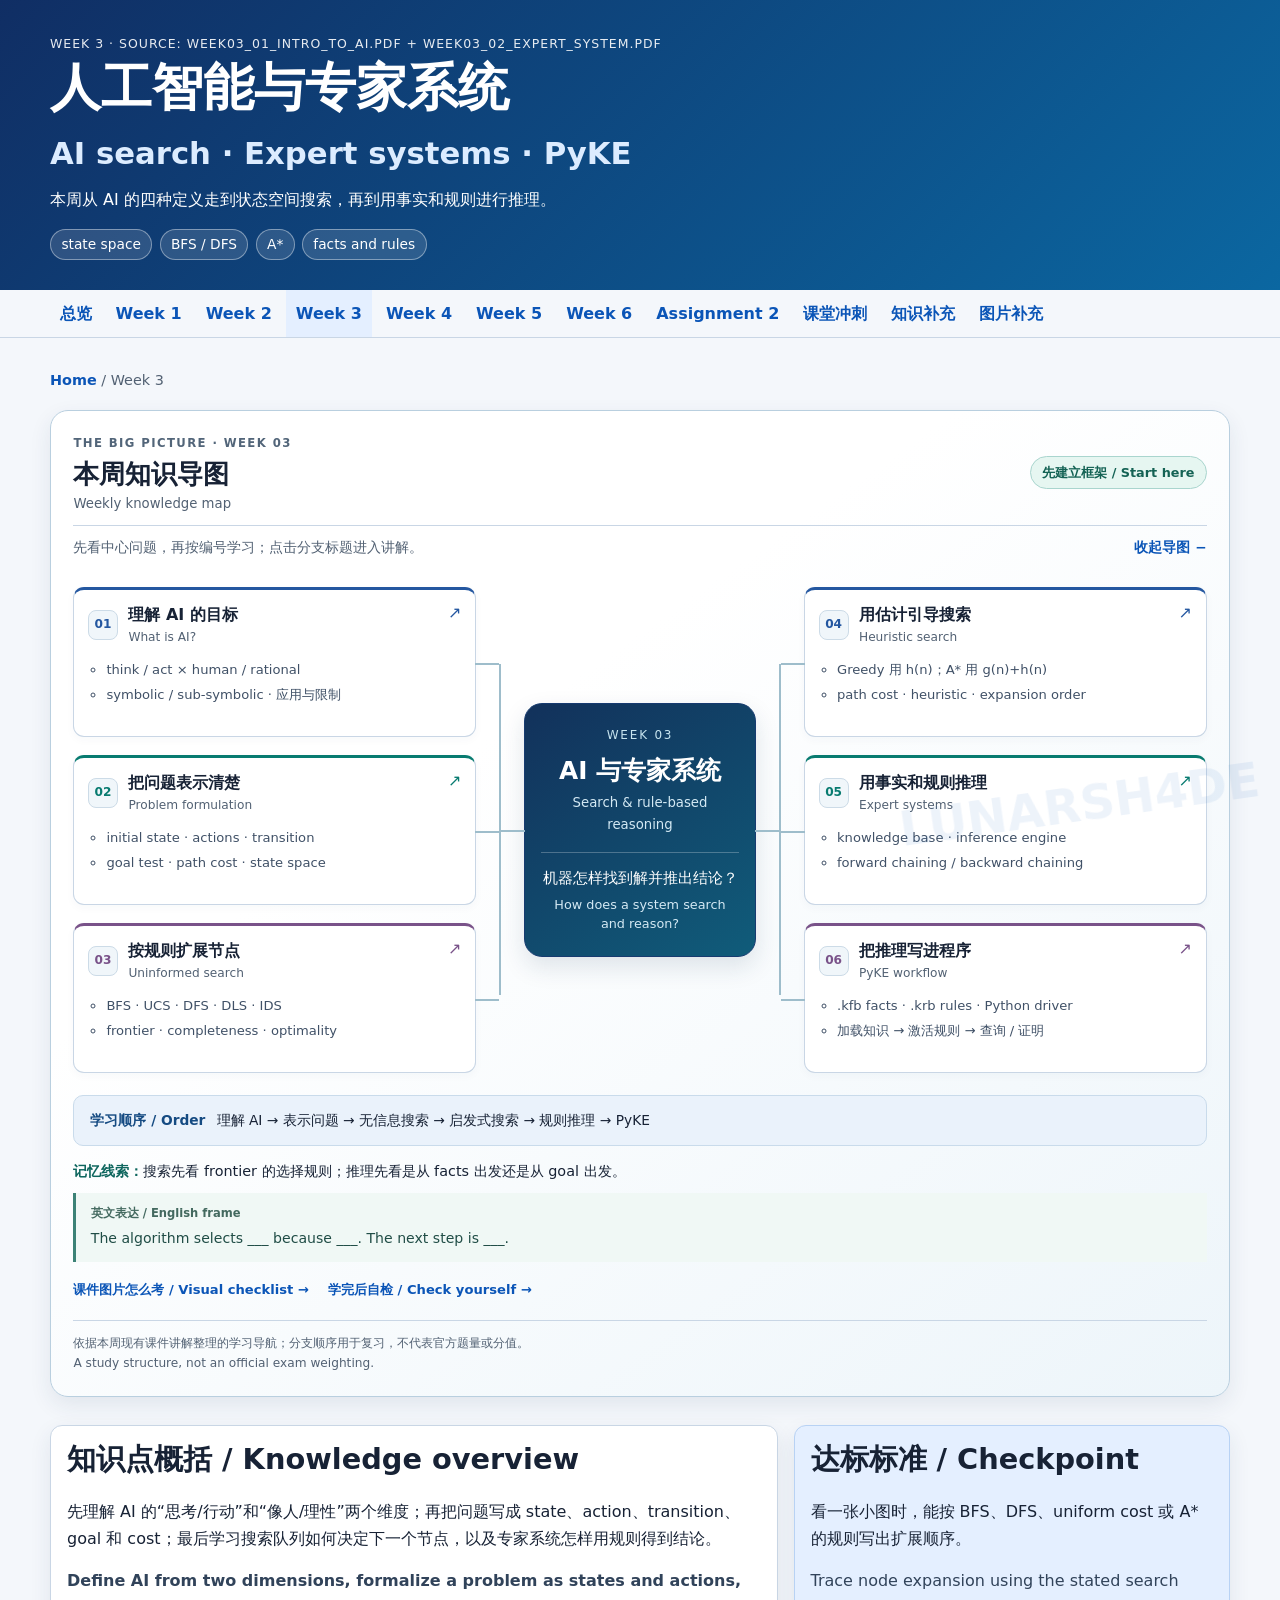
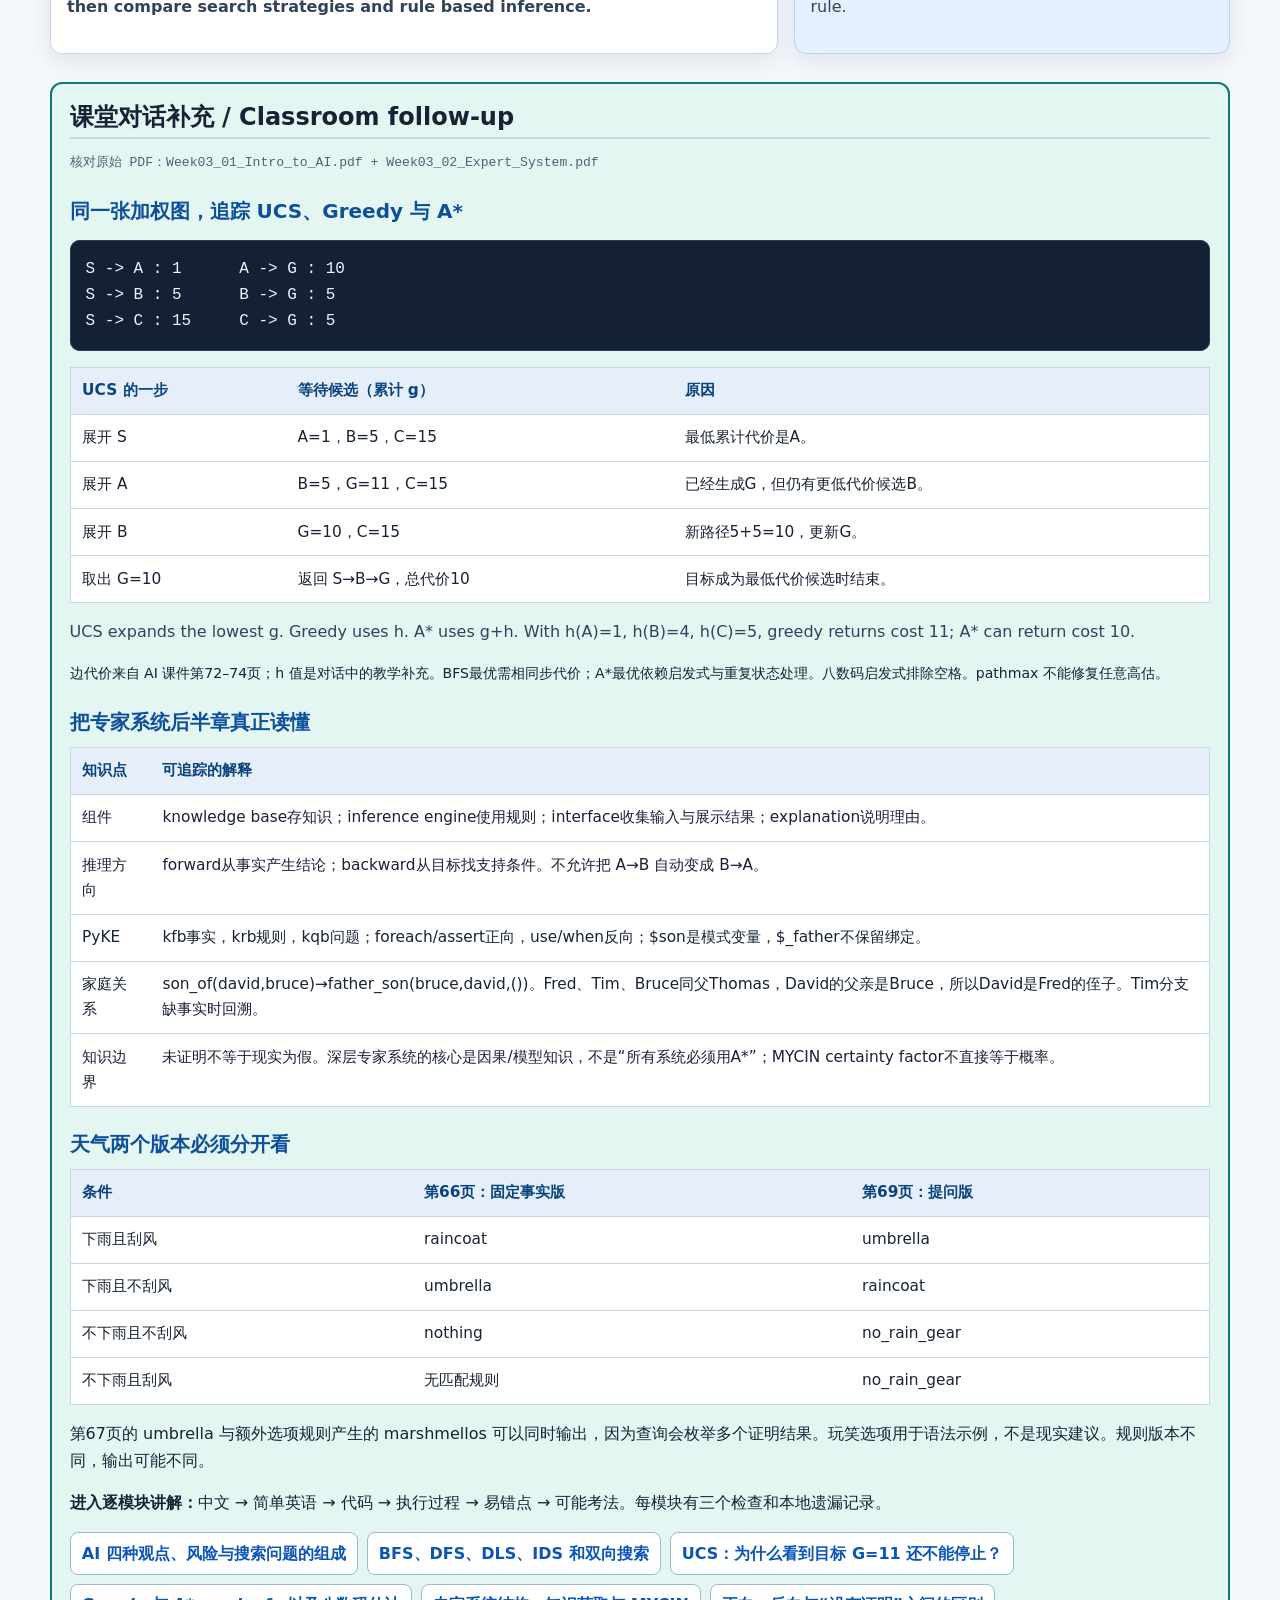
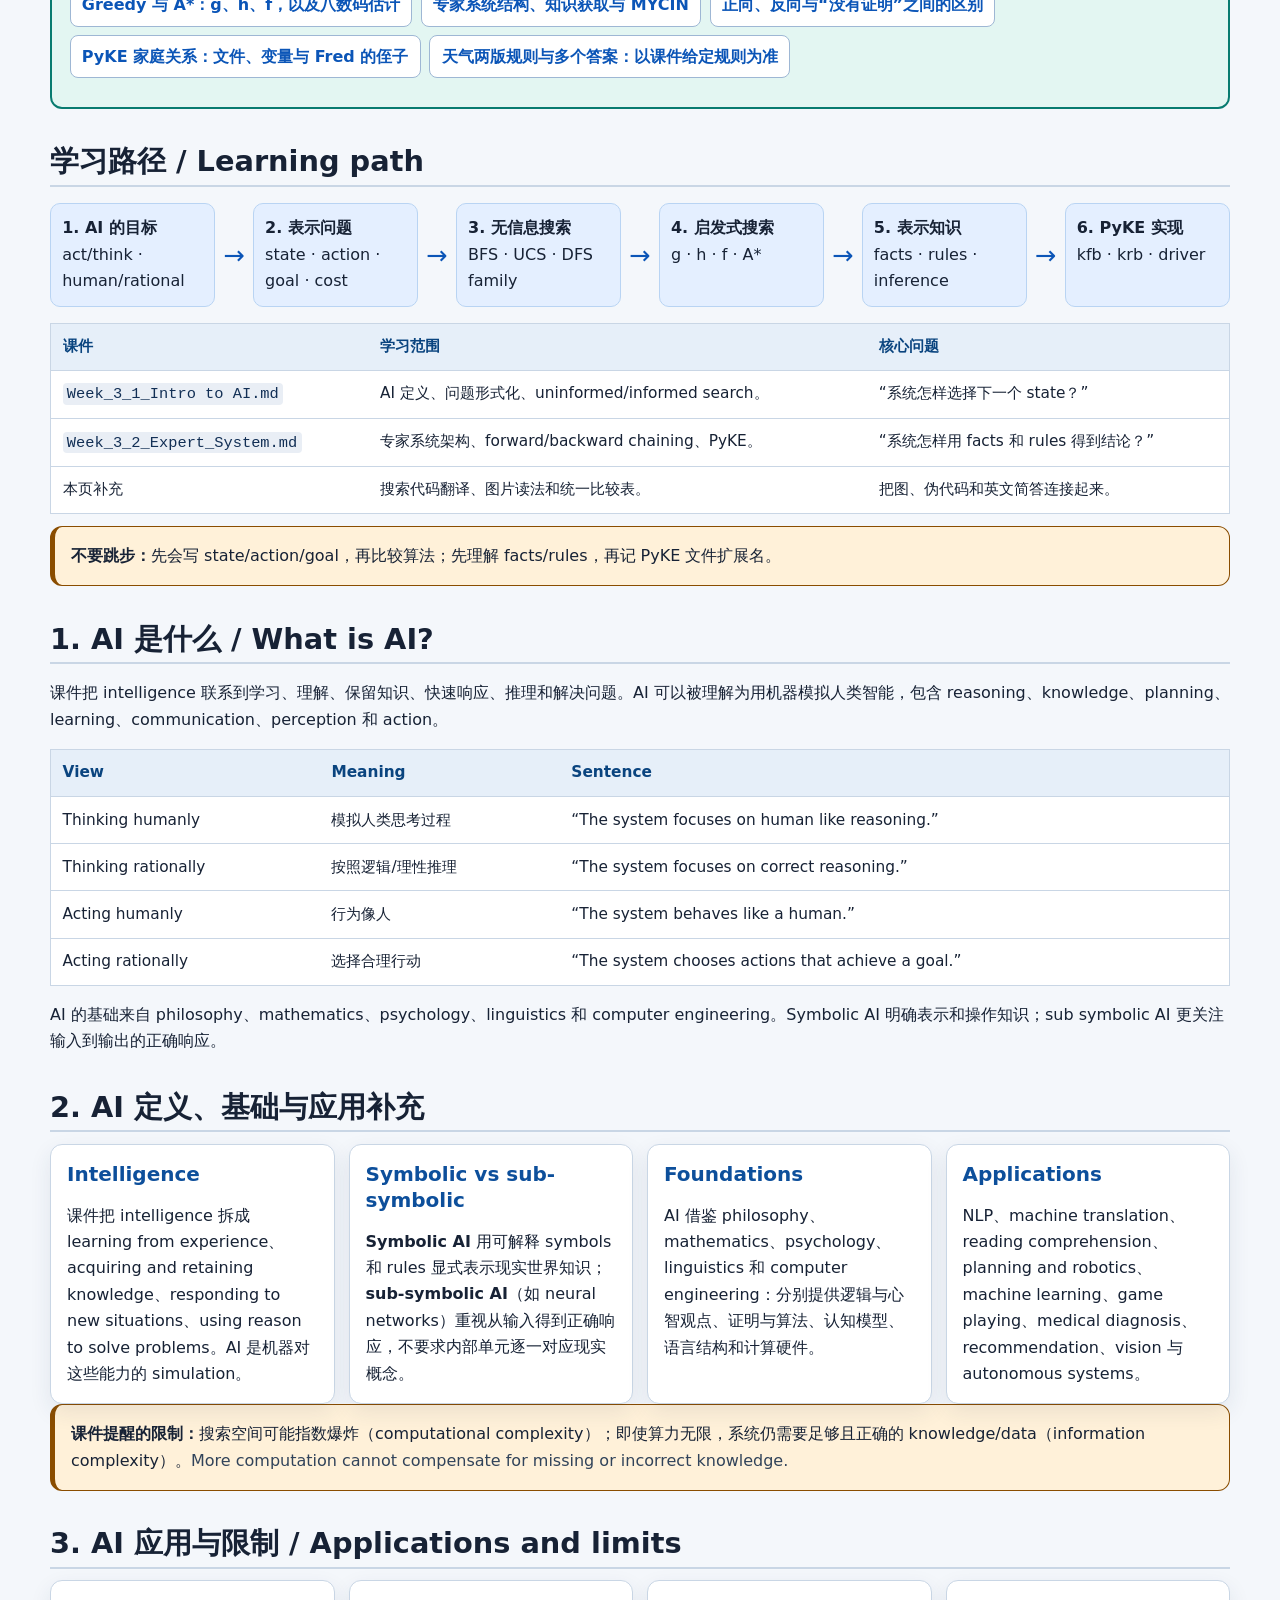
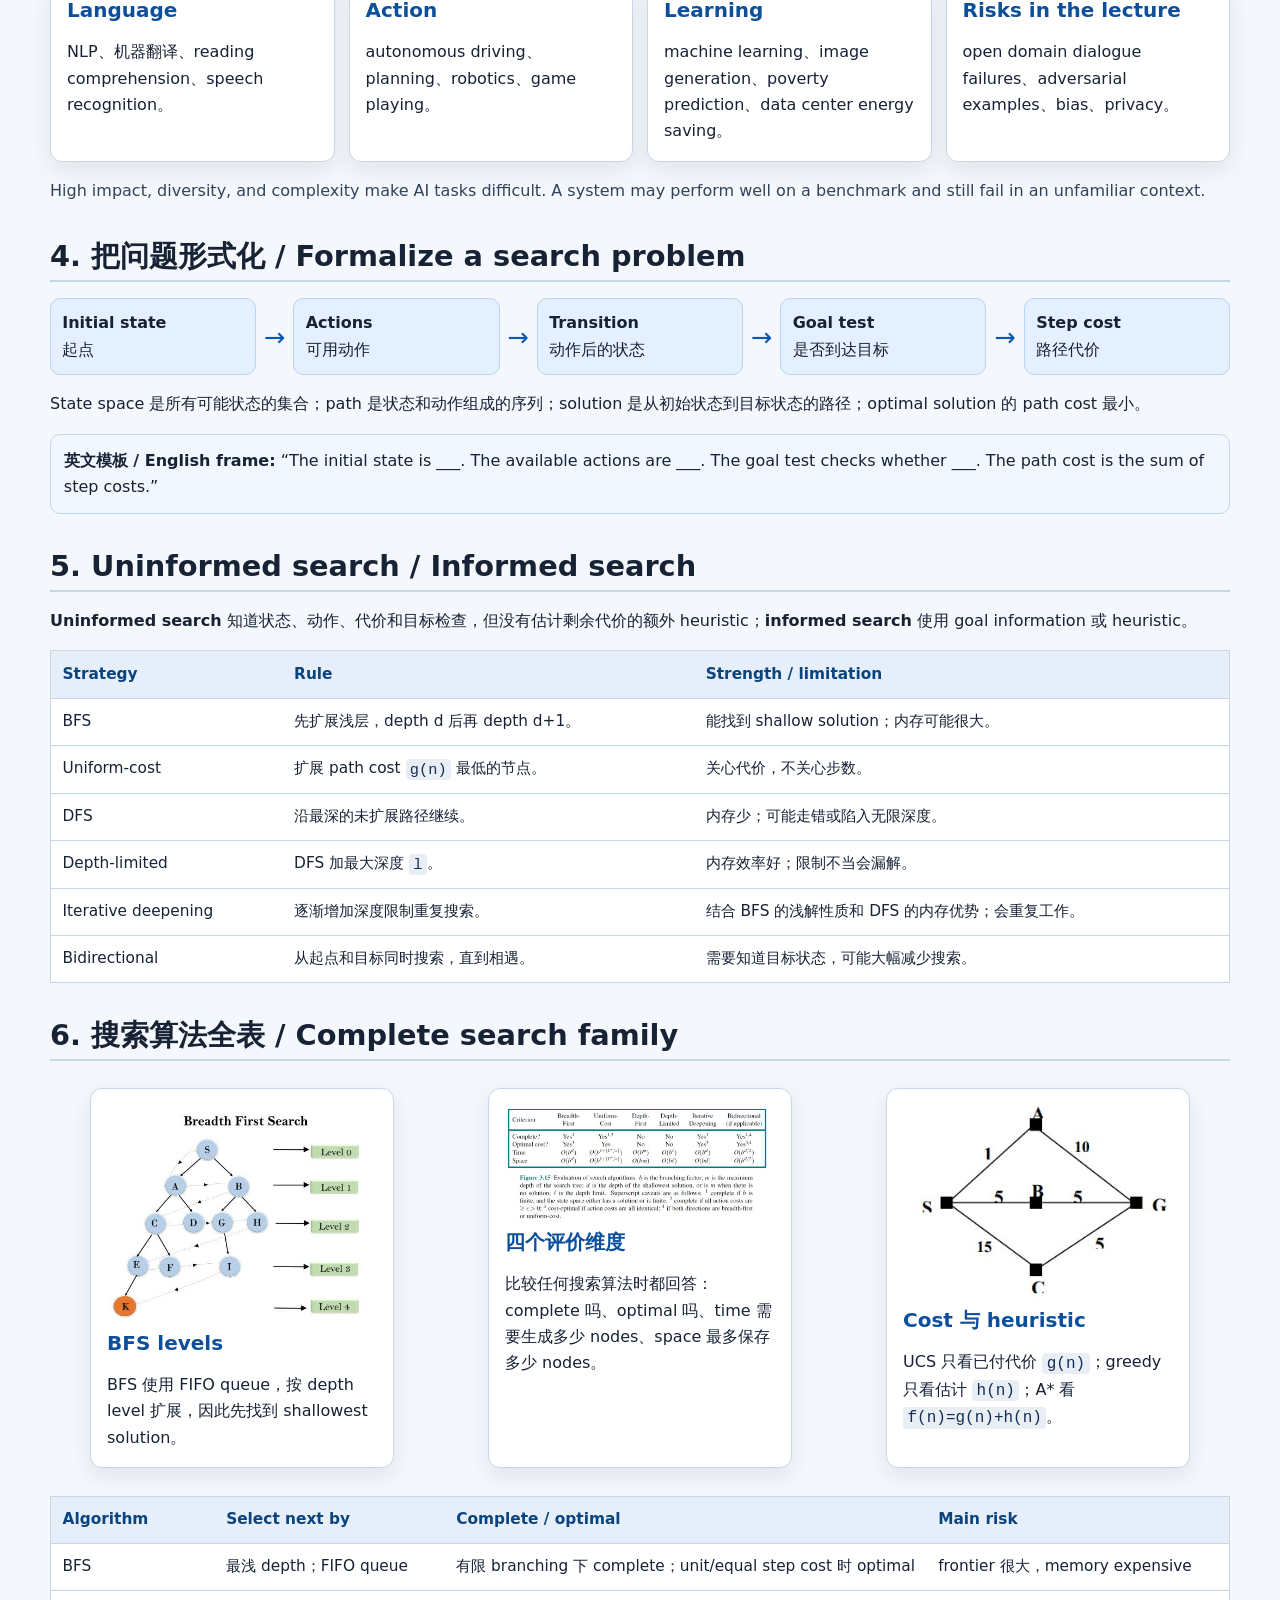
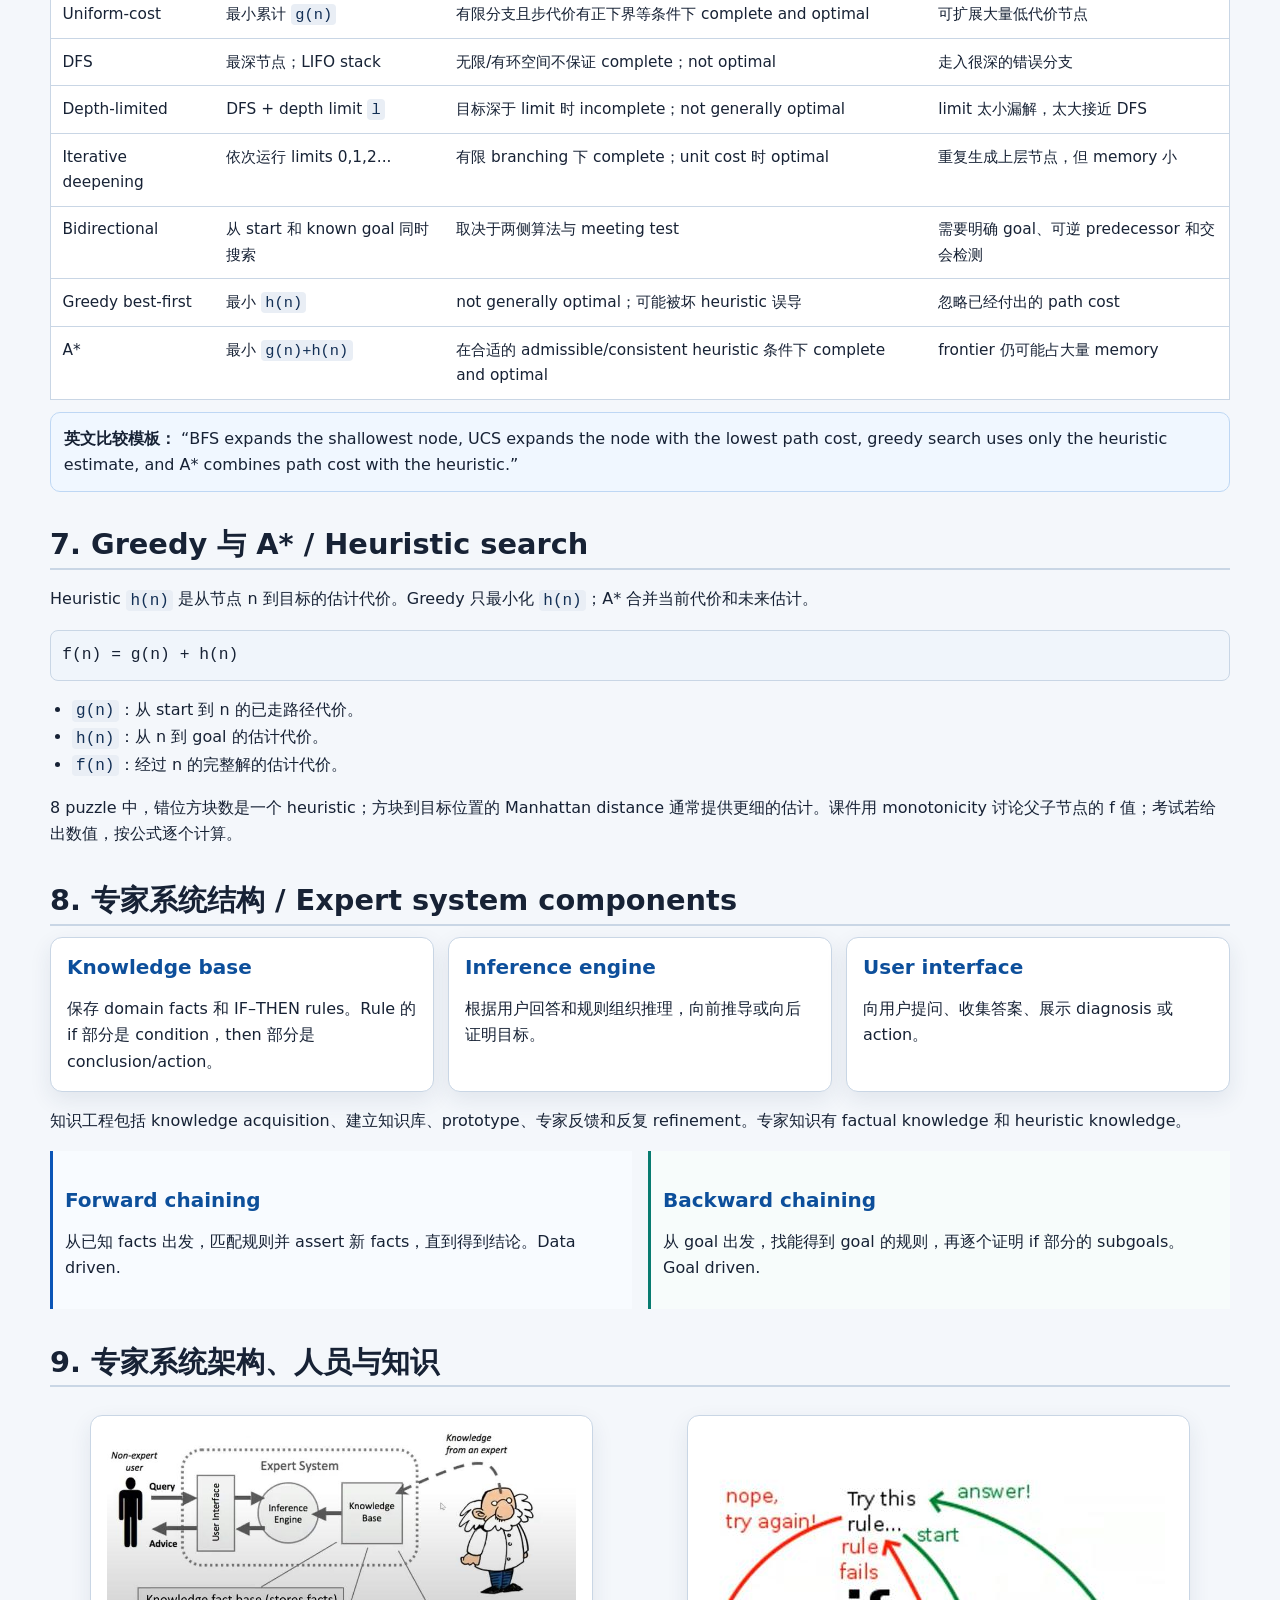
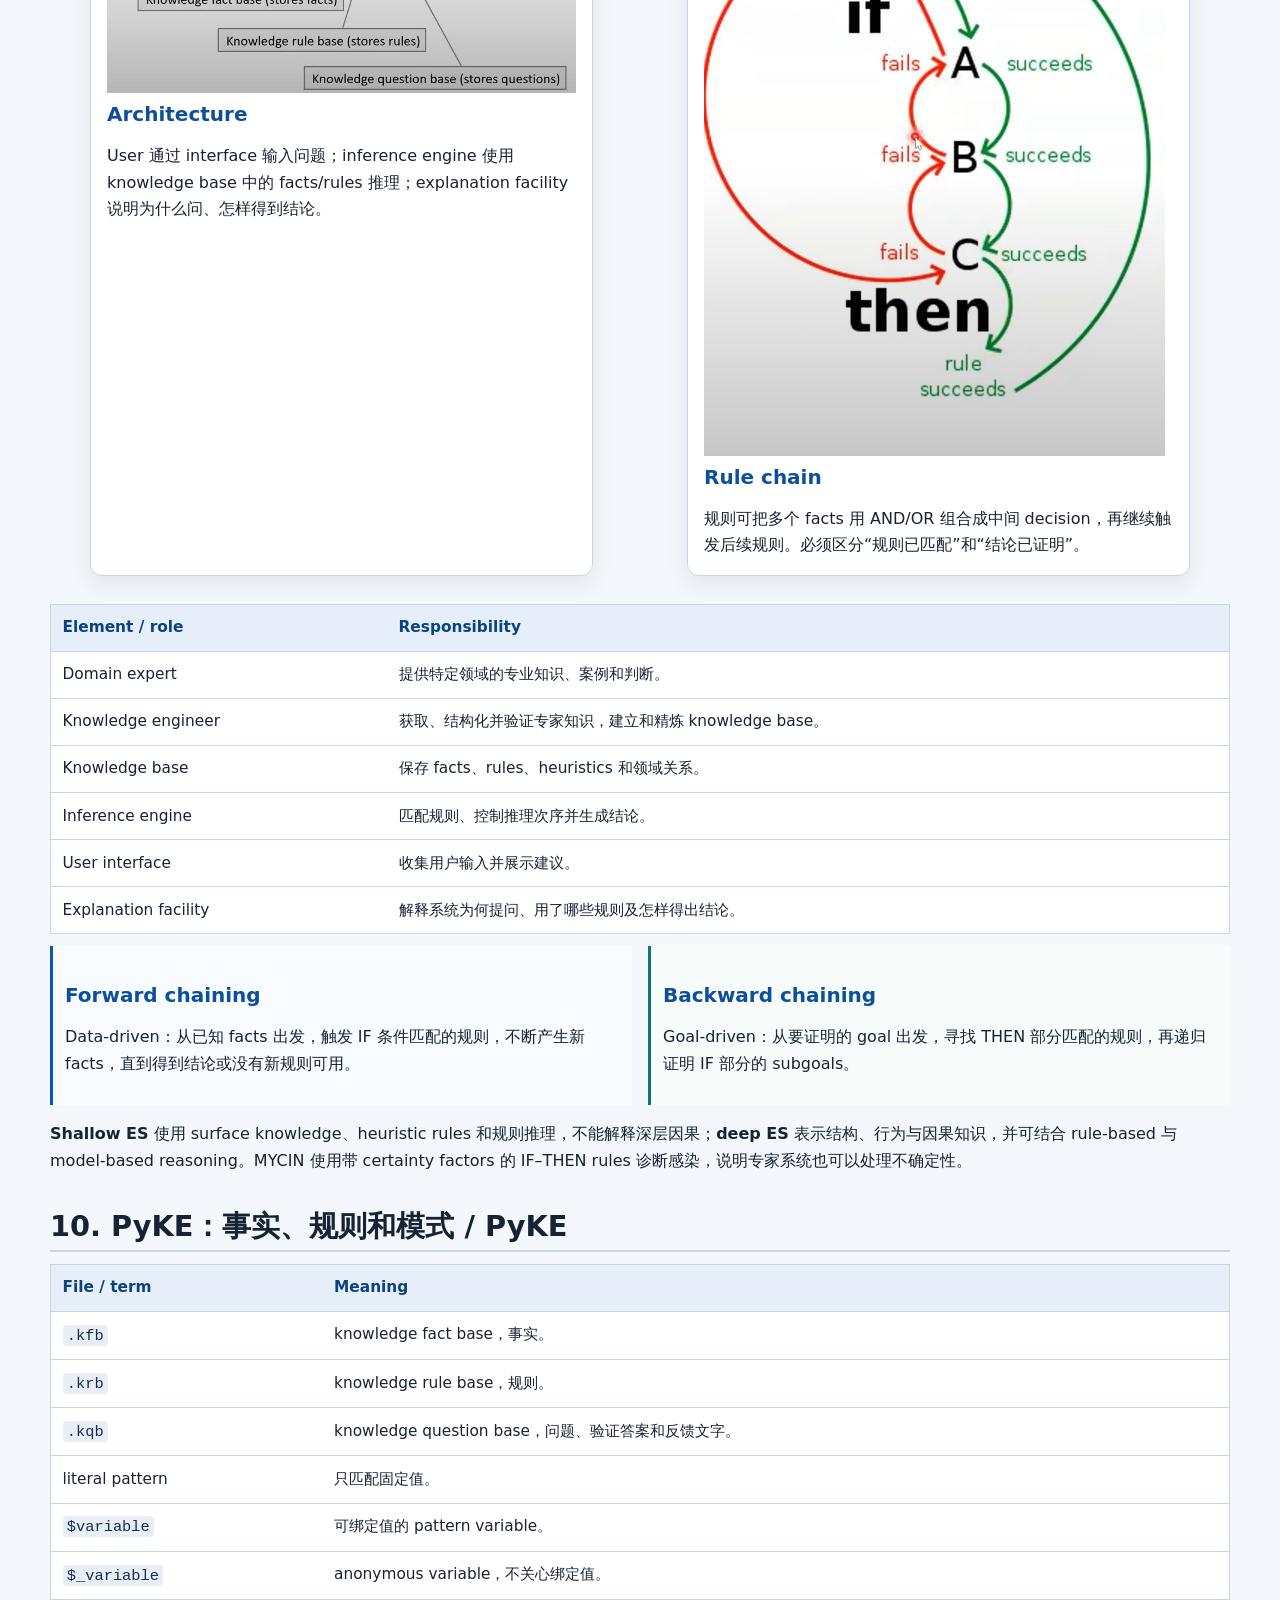
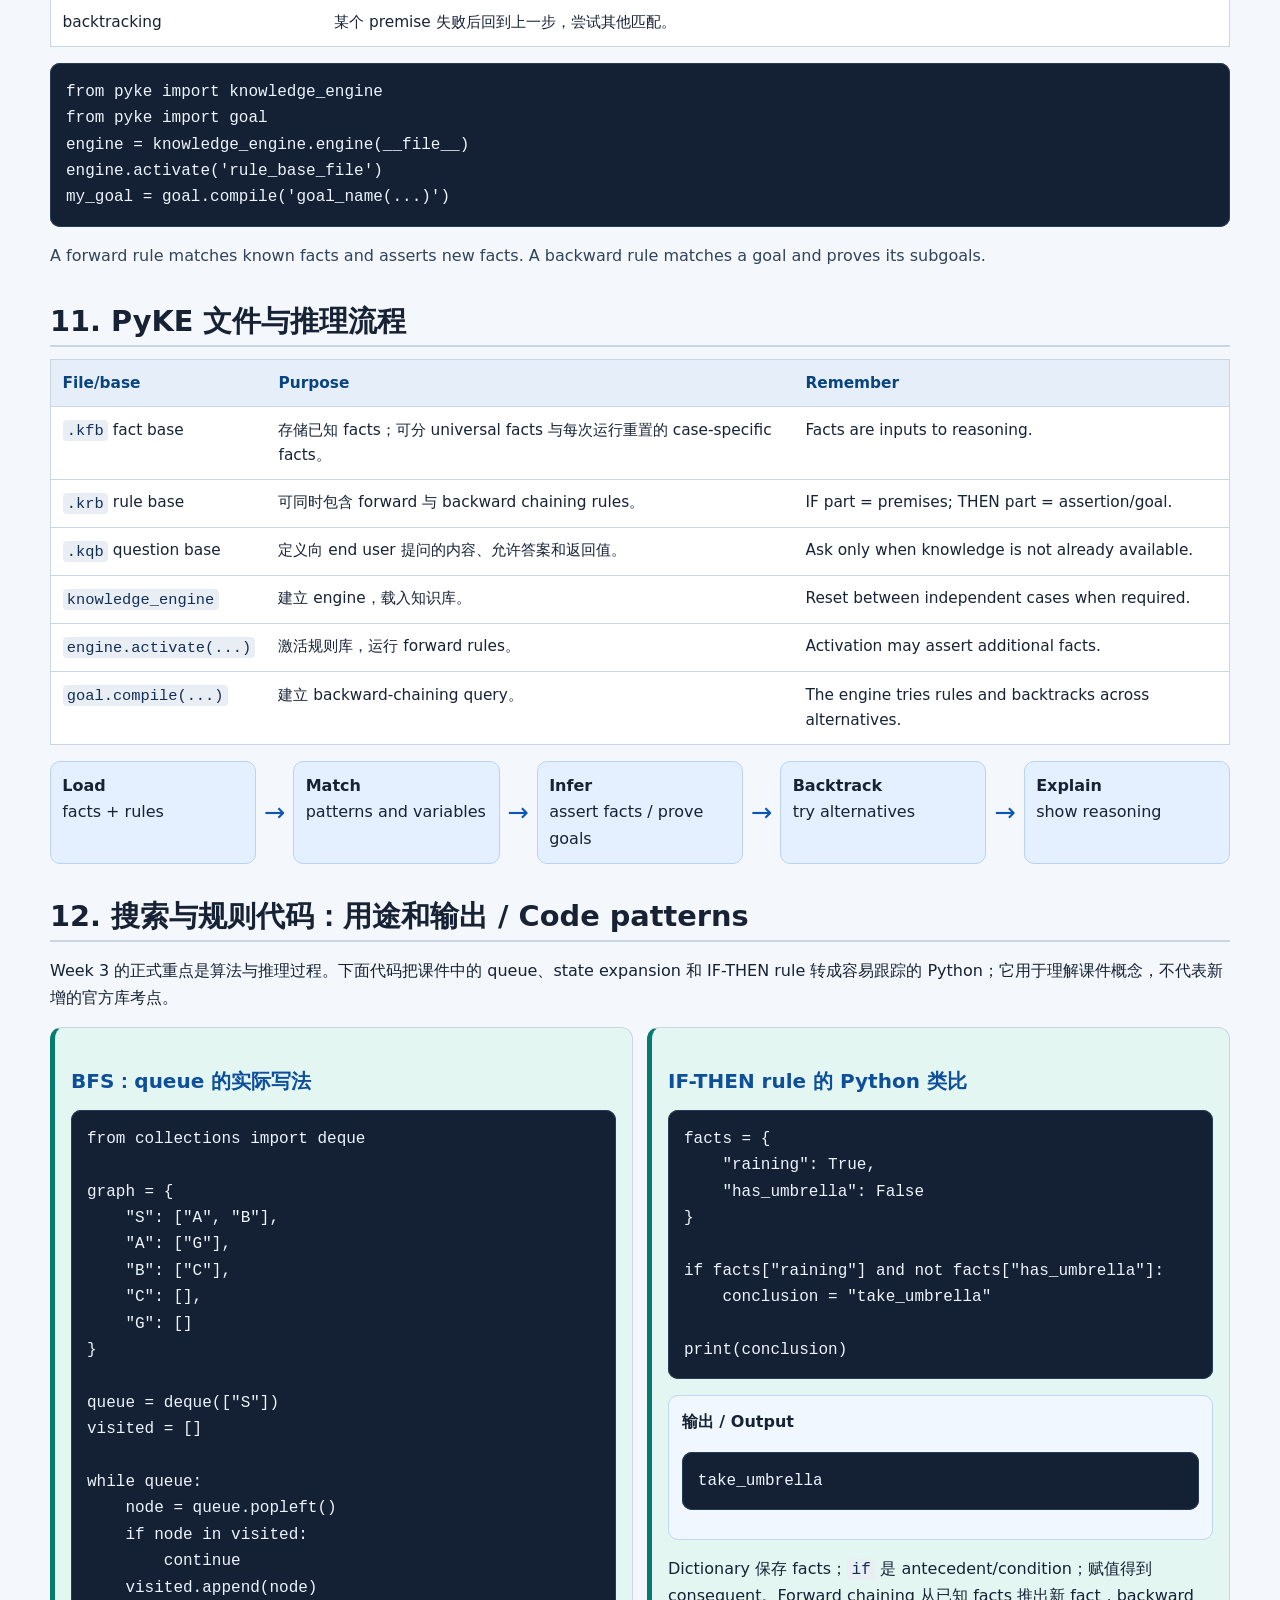
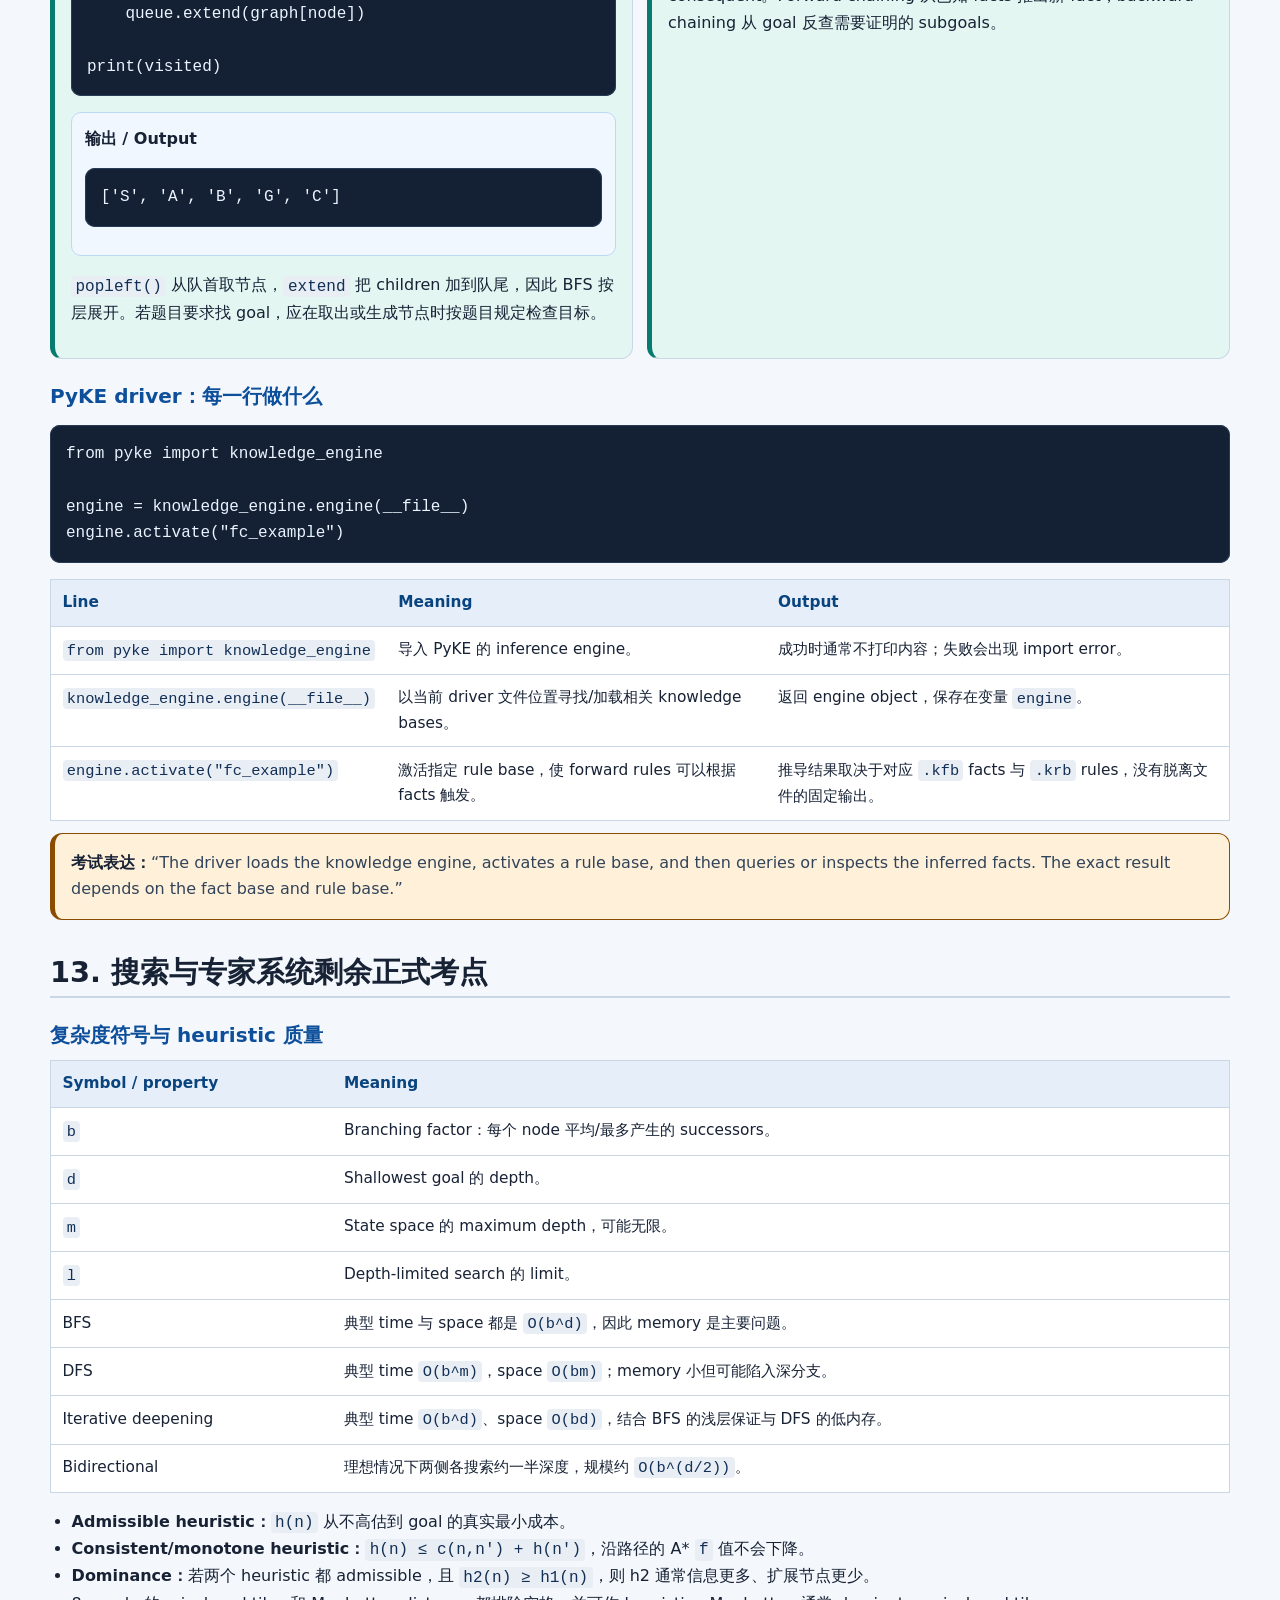
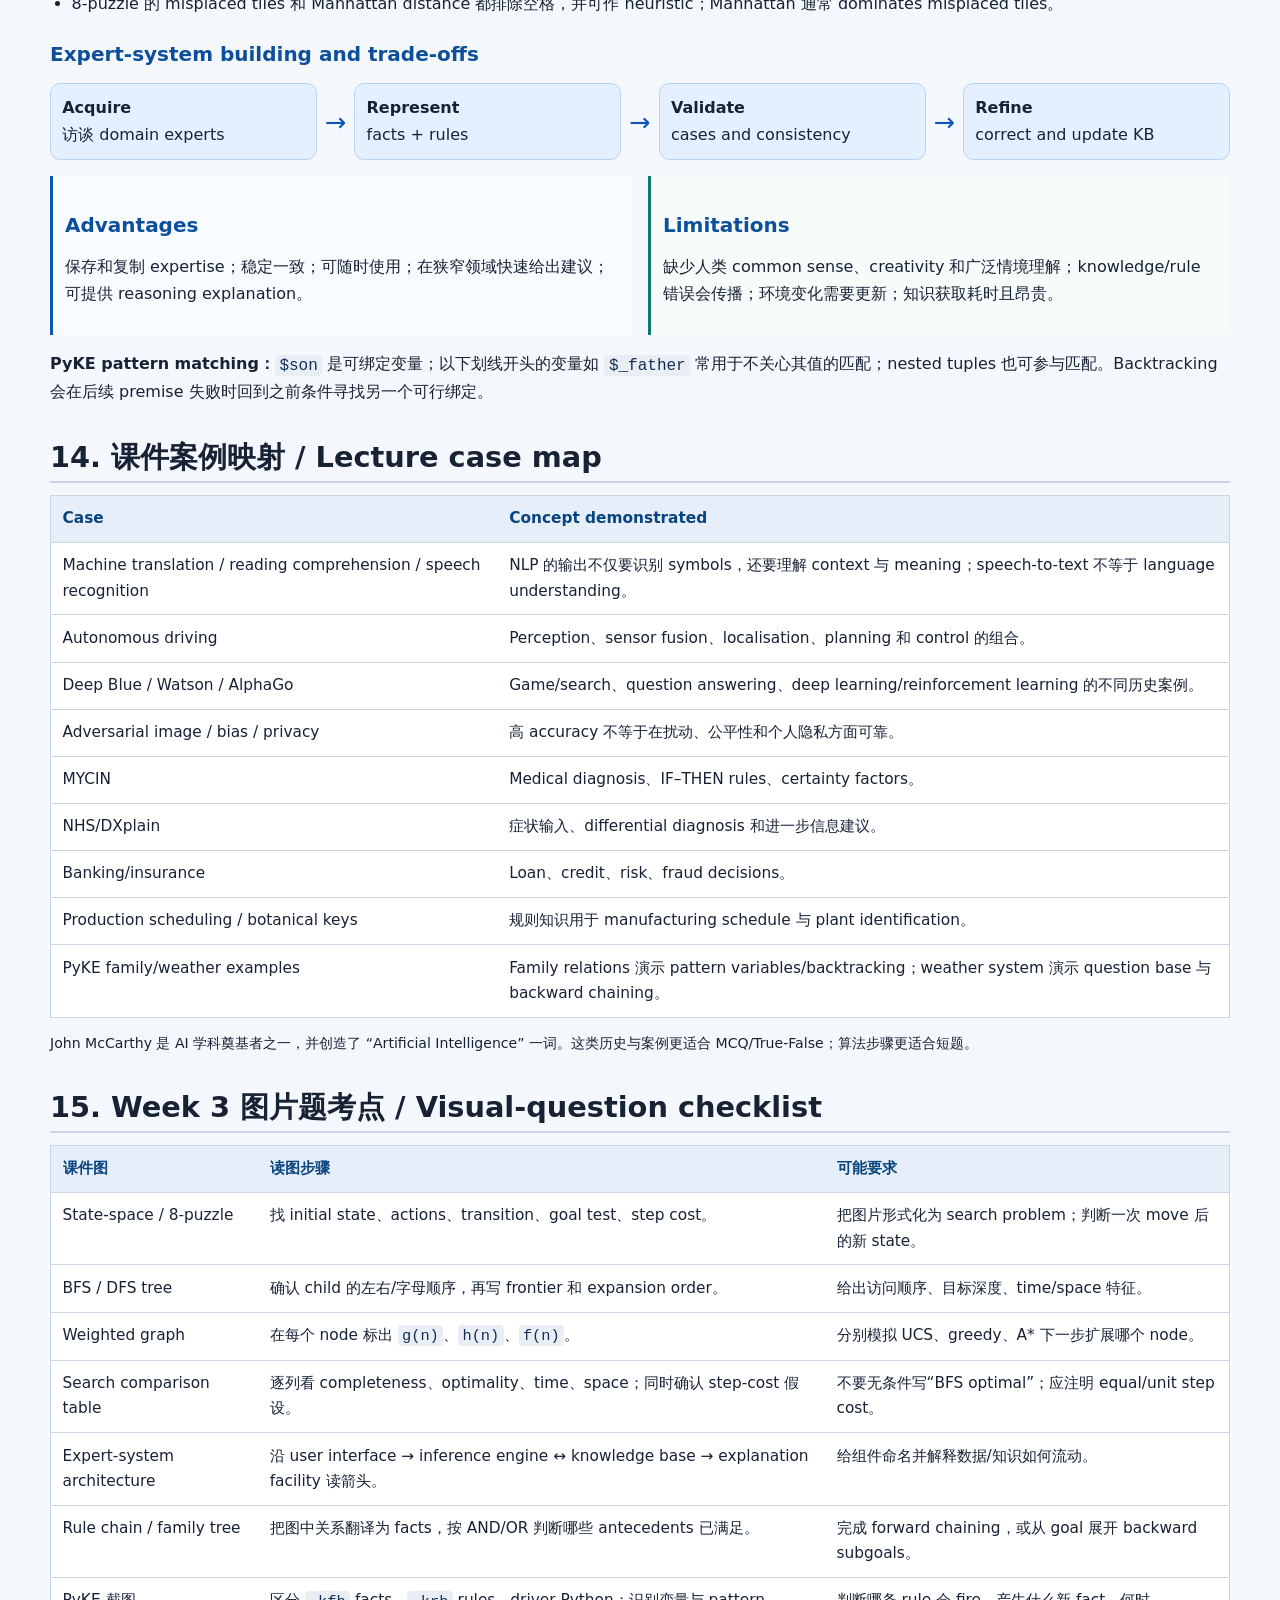
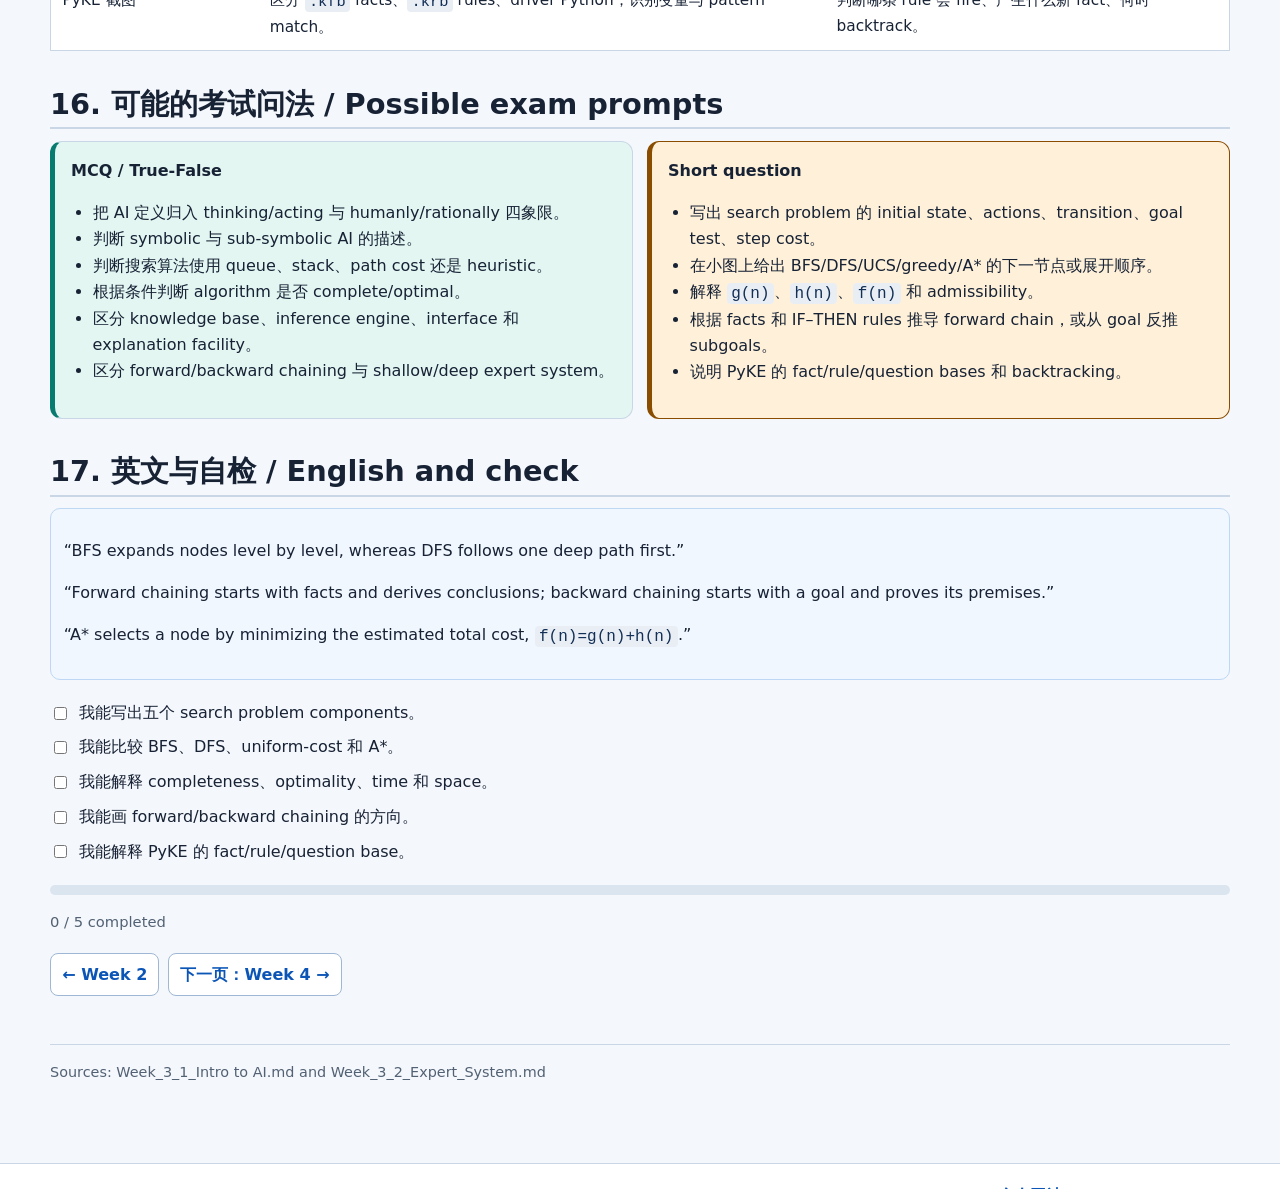
<file: output/week3.html>
<!doctype html><html lang="zh-CN"><head><meta charset="utf-8"><meta name="viewport" content="width=device-width,initial-scale=1"><title>Week 3 · AI and expert systems</title><link rel="stylesheet" href="review.css?v=20261017"><link rel="stylesheet" href="visual.css"><link rel="stylesheet" href="week-map.css?v=20261017-map1"><link rel="stylesheet" href="dialogue-review.css?v=20261022b"></head>
<body data-page="week3"><header><div class="wrap"><div class="eyebrow">Week 3 · Source: Week03_01_Intro_to_AI.pdf + Week03_02_Expert_System.pdf</div><h1>人工智能与专家系统<br><span class="subtitle">AI search · Expert systems · PyKE</span></h1><p>本周从 AI 的四种定义走到状态空间搜索，再到用事实和规则进行推理。</p><div class="chips"><span class="chip">state space</span><span class="chip">BFS / DFS</span><span class="chip">A*</span><span class="chip">facts and rules</span></div></div></header>
<nav class="topnav"><div class="wrap"><a href="python_midterm_review.html">总览</a><a href="week1.html">Week 1</a><a href="week2.html">Week 2</a><a class="active" href="week3.html">Week 3</a><a href="week4.html">Week 4</a><a href="week5.html">Week 5</a><a href="week6.html">Week 6</a><a href="assignment2.html">Assignment 2</a><a href="dialogue-review.html">课堂冲刺</a><a href="knowledge_supplement.html">知识补充</a><a href="visual_supplements.html">图片补充</a></div></nav><main><p class="breadcrumbs"><a href="python_midterm_review.html">Home</a> / Week 3</p>
<section class="week-map" aria-labelledby="week-map-heading">
<div class="week-map-heading"><div><p class="week-map-eyebrow" lang="en">THE BIG PICTURE · WEEK 03</p><h2 id="week-map-heading">本周知识导图 <span lang="en">Weekly knowledge map</span></h2></div><span class="week-map-badge">先建立框架 / Start here</span></div>
<details class="week-map-details" open><summary><span>先看中心问题，再按编号学习；点击分支标题进入讲解。</span><span class="week-map-toggle" aria-hidden="true"><span class="week-map-expanded">收起导图 −</span><span class="week-map-collapsed">展开导图 +</span></span></summary>
<div class="week-map-tree"><div class="week-map-root"><span class="week-map-root-label" lang="en">WEEK 03</span><strong>AI 与专家系统</strong><span class="week-map-root-en" lang="en">Search &amp; rule-based reasoning</span><p>机器怎样找到解并推出结论？<span lang="en">How does a system search and reason?</span></p></div><ol class="week-map-wing week-map-left"><li class="week-map-branch"><a class="week-map-link" href="#topic-1"><span class="week-map-number" aria-hidden="true">01</span><span><strong>理解 AI 的目标</strong><span class="week-map-en" lang="en">What is AI?</span></span><span class="week-map-jump" aria-hidden="true">↗</span></a><ul><li>think / act × human / rational</li><li>symbolic / sub-symbolic · 应用与限制</li></ul></li><li class="week-map-branch"><a class="week-map-link" href="#topic-4"><span class="week-map-number" aria-hidden="true">02</span><span><strong>把问题表示清楚</strong><span class="week-map-en" lang="en">Problem formulation</span></span><span class="week-map-jump" aria-hidden="true">↗</span></a><ul><li>initial state · actions · transition</li><li>goal test · path cost · state space</li></ul></li><li class="week-map-branch"><a class="week-map-link" href="#topic-6"><span class="week-map-number" aria-hidden="true">03</span><span><strong>按规则扩展节点</strong><span class="week-map-en" lang="en">Uninformed search</span></span><span class="week-map-jump" aria-hidden="true">↗</span></a><ul><li>BFS · UCS · DFS · DLS · IDS</li><li>frontier · completeness · optimality</li></ul></li></ol><ol class="week-map-wing week-map-right" start="4"><li class="week-map-branch"><a class="week-map-link" href="#topic-7"><span class="week-map-number" aria-hidden="true">04</span><span><strong>用估计引导搜索</strong><span class="week-map-en" lang="en">Heuristic search</span></span><span class="week-map-jump" aria-hidden="true">↗</span></a><ul><li>Greedy 用 h(n)；A* 用 g(n)+h(n)</li><li>path cost · heuristic · expansion order</li></ul></li><li class="week-map-branch"><a class="week-map-link" href="#topic-8"><span class="week-map-number" aria-hidden="true">05</span><span><strong>用事实和规则推理</strong><span class="week-map-en" lang="en">Expert systems</span></span><span class="week-map-jump" aria-hidden="true">↗</span></a><ul><li>knowledge base · inference engine</li><li>forward chaining / backward chaining</li></ul></li><li class="week-map-branch"><a class="week-map-link" href="#topic-11"><span class="week-map-number" aria-hidden="true">06</span><span><strong>把推理写进程序</strong><span class="week-map-en" lang="en">PyKE workflow</span></span><span class="week-map-jump" aria-hidden="true">↗</span></a><ul><li>.kfb facts · .krb rules · Python driver</li><li>加载知识 → 激活规则 → 查询 / 证明</li></ul></li></ol></div>
<p class="week-map-route"><strong>学习顺序 / Order</strong><span>理解 AI → 表示问题 → 无信息搜索 → 启发式搜索 → 规则推理 → PyKE</span></p>
<p class="week-map-cue"><strong>记忆线索：</strong>搜索先看 frontier 的选择规则；推理先看是从 facts 出发还是从 goal 出发。</p>
<p class="week-map-frame"><span>英文表达 / English frame</span><q lang="en">The algorithm selects ___ because ___. The next step is ___.</q></p>
<div class="week-map-review-links"><a href="#topic-15">课件图片怎么考 / Visual checklist →</a><a href="#topic-17">学完后自检 / Check yourself →</a></div>
</details>
<p class="week-map-source-note">依据本周现有课件讲解整理的学习导航；分支顺序用于复习，不代表官方题量或分值。 <span lang="en">A study structure, not an official exam weighting.</span></p>
</section>
<section class="summary"><div class="summary-main"><h2>知识点概括 / Knowledge overview</h2><p>先理解 AI 的“思考/行动”和“像人/理性”两个维度；再把问题写成 state、action、transition、goal 和 cost；最后学习搜索队列如何决定下一个节点，以及专家系统怎样用规则得到结论。</p><p class="en"><b>Define AI from two dimensions, formalize a problem as states and actions, then compare search strategies and rule based inference.</b></p></div><aside class="summary-side"><h2>达标标准 / Checkpoint</h2><p>看一张小图时，能按 BFS、DFS、uniform cost 或 A* 的规则写出扩展顺序。</p><p class="en">Trace node expansion using the stated search rule.</p></aside></section>
<section class="dialogue-entry" id="dialogue-additions"><h2>课堂对话补充 / Classroom follow-up</h2><p class="source-tag">核对原始 PDF：Week03_01_Intro_to_AI.pdf + Week03_02_Expert_System.pdf</p><h3>同一张加权图，追踪 UCS、Greedy 与 A*</h3><pre><code>S -&gt; A : 1      A -&gt; G : 10
S -&gt; B : 5      B -&gt; G : 5
S -&gt; C : 15     C -&gt; G : 5</code></pre><div class="table-wrap"><table class="table"><thead><tr><th>UCS 的一步</th><th>等待候选（累计 g）</th><th>原因</th></tr></thead><tbody><tr><td>展开 S</td><td>A=1，B=5，C=15</td><td>最低累计代价是A。</td></tr><tr><td>展开 A</td><td>B=5，G=11，C=15</td><td>已经生成G，但仍有更低代价候选B。</td></tr><tr><td>展开 B</td><td>G=10，C=15</td><td>新路径5+5=10，更新G。</td></tr><tr><td>取出 G=10</td><td>返回 S→B→G，总代价10</td><td>目标成为最低代价候选时结束。</td></tr></tbody></table></div><p class="en">UCS expands the lowest g. Greedy uses h. A* uses g+h. With h(A)=1, h(B)=4, h(C)=5, greedy returns cost 11; A* can return cost 10.</p><p class="small">边代价来自 AI 课件第72–74页；h 值是对话中的教学补充。BFS最优需相同步代价；A*最优依赖启发式与重复状态处理。八数码启发式排除空格。pathmax 不能修复任意高估。</p><h3>把专家系统后半章真正读懂</h3><div class="table-wrap"><table class="table"><thead><tr><th>知识点</th><th>可追踪的解释</th></tr></thead><tbody><tr><td>组件</td><td>knowledge base存知识；inference engine使用规则；interface收集输入与展示结果；explanation说明理由。</td></tr><tr><td>推理方向</td><td>forward从事实产生结论；backward从目标找支持条件。不允许把 A→B 自动变成 B→A。</td></tr><tr><td>PyKE</td><td>kfb事实，krb规则，kqb问题；foreach/assert正向，use/when反向；$son是模式变量，$_father不保留绑定。</td></tr><tr><td>家庭关系</td><td>son_of(david,bruce)→father_son(bruce,david,())。Fred、Tim、Bruce同父Thomas，David的父亲是Bruce，所以David是Fred的侄子。Tim分支缺事实时回溯。</td></tr><tr><td>知识边界</td><td>未证明不等于现实为假。深层专家系统的核心是因果/模型知识，不是“所有系统必须用A*”；MYCIN certainty factor不直接等于概率。</td></tr></tbody></table></div><h3>天气两个版本必须分开看</h3><div class="table-wrap"><table class="table"><thead><tr><th>条件</th><th>第66页：固定事实版</th><th>第69页：提问版</th></tr></thead><tbody><tr><td>下雨且刮风</td><td>raincoat</td><td>umbrella</td></tr><tr><td>下雨且不刮风</td><td>umbrella</td><td>raincoat</td></tr><tr><td>不下雨且不刮风</td><td>nothing</td><td>no_rain_gear</td></tr><tr><td>不下雨且刮风</td><td>无匹配规则</td><td>no_rain_gear</td></tr></tbody></table></div><p>第67页的 umbrella 与额外选项规则产生的 marshmellos 可以同时输出，因为查询会枚举多个证明结果。玩笑选项用于语法示例，不是现实建议。规则版本不同，输出可能不同。</p><p><b>进入逐模块讲解：</b>中文 → 简单英语 → 代码 → 执行过程 → 易错点 → 可能考法。每模块有三个检查和本地遗漏记录。</p><div class="page-links"><a href="dialogue-review.html#ai-problem">AI 四种观点、风险与搜索问题的组成</a><a href="dialogue-review.html#bfs-dfs">BFS、DFS、DLS、IDS 和双向搜索</a><a href="dialogue-review.html#ucs">UCS：为什么看到目标 G=11 还不能停止？</a><a href="dialogue-review.html#astar">Greedy 与 A*：g、h、f，以及八数码估计</a><a href="dialogue-review.html#expert-architecture">专家系统结构、知识获取与 MYCIN</a><a href="dialogue-review.html#chaining">正向、反向与“没有证明”之间的区别</a><a href="dialogue-review.html#pyke-family">PyKE 家庭关系：文件、变量与 Fred 的侄子</a><a href="dialogue-review.html#pyke-weather">天气两版规则与多个答案：以课件给定规则为准</a></div></section>
<section class="learning-path"><h2>学习路径 / Learning path</h2><div class="flow"><div class="step"><b>1. AI 的目标</b><br>act/think · human/rational</div><div class="arrow">→</div><div class="step"><b>2. 表示问题</b><br>state · action · goal · cost</div><div class="arrow">→</div><div class="step"><b>3. 无信息搜索</b><br>BFS · UCS · DFS family</div><div class="arrow">→</div><div class="step"><b>4. 启发式搜索</b><br>g · h · f · A*</div><div class="arrow">→</div><div class="step"><b>5. 表示知识</b><br>facts · rules · inference</div><div class="arrow">→</div><div class="step"><b>6. PyKE 实现</b><br>kfb · krb · driver</div></div><div class="table-wrap"><table class="table"><thead><tr><th>课件</th><th>学习范围</th><th>核心问题</th></tr></thead><tbody><tr><td><code>Week_3_1_Intro to AI.md</code></td><td>AI 定义、问题形式化、uninformed/informed search。</td><td>“系统怎样选择下一个 state？”</td></tr><tr><td><code>Week_3_2_Expert_System.md</code></td><td>专家系统架构、forward/backward chaining、PyKE。</td><td>“系统怎样用 facts 和 rules 得到结论？”</td></tr><tr><td>本页补充</td><td>搜索代码翻译、图片读法和统一比较表。</td><td>把图、伪代码和英文简答连接起来。</td></tr></tbody></table></div><div class="callout warning"><b>不要跳步：</b>先会写 state/action/goal，再比较算法；先理解 facts/rules，再记 PyKE 文件扩展名。</div></section>
<section><h2 id="topic-1">1. AI 是什么 / What is AI?</h2><p>课件把 intelligence 联系到学习、理解、保留知识、快速响应、推理和解决问题。AI 可以被理解为用机器模拟人类智能，包含 reasoning、knowledge、planning、learning、communication、perception 和 action。</p><div class="table-wrap"><table class="table"><thead><tr><th>View</th><th>Meaning</th><th>Sentence</th></tr></thead><tbody><tr><td>Thinking humanly</td><td>模拟人类思考过程</td><td>“The system focuses on human like reasoning.”</td></tr><tr><td>Thinking rationally</td><td>按照逻辑/理性推理</td><td>“The system focuses on correct reasoning.”</td></tr><tr><td>Acting humanly</td><td>行为像人</td><td>“The system behaves like a human.”</td></tr><tr><td>Acting rationally</td><td>选择合理行动</td><td>“The system chooses actions that achieve a goal.”</td></tr></tbody></table></div><p>AI 的基础来自 philosophy、mathematics、psychology、linguistics 和 computer engineering。Symbolic AI 明确表示和操作知识；sub symbolic AI 更关注输入到输出的正确响应。</p></section>
<section><h2 id="topic-2">2. AI 定义、基础与应用补充</h2><div class="grid"><div class="card"><h3>Intelligence</h3><p>课件把 intelligence 拆成 learning from experience、acquiring and retaining knowledge、responding to new situations、using reason to solve problems。AI 是机器对这些能力的 simulation。</p></div><div class="card"><h3>Symbolic vs sub-symbolic</h3><p><b>Symbolic AI</b> 用可解释 symbols 和 rules 显式表示现实世界知识；<b>sub-symbolic AI</b>（如 neural networks）重视从输入得到正确响应，不要求内部单元逐一对应现实概念。</p></div><div class="card"><h3>Foundations</h3><p>AI 借鉴 philosophy、mathematics、psychology、linguistics 和 computer engineering：分别提供逻辑与心智观点、证明与算法、认知模型、语言结构和计算硬件。</p></div><div class="card"><h3>Applications</h3><p>NLP、machine translation、reading comprehension、planning and robotics、machine learning、game playing、medical diagnosis、recommendation、vision 与 autonomous systems。</p></div></div><div class="callout warning"><b>课件提醒的限制：</b>搜索空间可能指数爆炸（computational complexity）；即使算力无限，系统仍需要足够且正确的 knowledge/data（information complexity）。<span class="en">More computation cannot compensate for missing or incorrect knowledge.</span></div></section>
<section><h2 id="topic-3">3. AI 应用与限制 / Applications and limits</h2><div class="grid"><div class="card"><h3>Language</h3><p>NLP、机器翻译、reading comprehension、speech recognition。</p></div><div class="card"><h3>Action</h3><p>autonomous driving、planning、robotics、game playing。</p></div><div class="card"><h3>Learning</h3><p>machine learning、image generation、poverty prediction、data center energy saving。</p></div><div class="card"><h3>Risks in the lecture</h3><p>open domain dialogue failures、adversarial examples、bias、privacy。</p></div></div><p class="en">High impact, diversity, and complexity make AI tasks difficult. A system may perform well on a benchmark and still fail in an unfamiliar context.</p></section>
<section><h2 id="topic-4">4. 把问题形式化 / Formalize a search problem</h2><div class="flow"><div class="step"><b>Initial state</b><br>起点</div><div class="arrow">→</div><div class="step"><b>Actions</b><br>可用动作</div><div class="arrow">→</div><div class="step"><b>Transition</b><br>动作后的状态</div><div class="arrow">→</div><div class="step"><b>Goal test</b><br>是否到达目标</div><div class="arrow">→</div><div class="step"><b>Step cost</b><br>路径代价</div></div><p>State space 是所有可能状态的集合；path 是状态和动作组成的序列；solution 是从初始状态到目标状态的路径；optimal solution 的 path cost 最小。</p><div class="answer"><b>英文模板 / English frame:</b> “The initial state is ___. The available actions are ___. The goal test checks whether ___. The path cost is the sum of step costs.”</div></section>
<section><h2 id="topic-5">5. Uninformed search / Informed search</h2><p><b>Uninformed search</b> 知道状态、动作、代价和目标检查，但没有估计剩余代价的额外 heuristic；<b>informed search</b> 使用 goal information 或 heuristic。</p><div class="table-wrap"><table class="table"><thead><tr><th>Strategy</th><th>Rule</th><th>Strength / limitation</th></tr></thead><tbody><tr><td>BFS</td><td>先扩展浅层，depth d 后再 depth d+1。</td><td>能找到 shallow solution；内存可能很大。</td></tr><tr><td>Uniform-cost</td><td>扩展 path cost <code>g(n)</code> 最低的节点。</td><td>关心代价，不关心步数。</td></tr><tr><td>DFS</td><td>沿最深的未扩展路径继续。</td><td>内存少；可能走错或陷入无限深度。</td></tr><tr><td>Depth-limited</td><td>DFS 加最大深度 <code>l</code>。</td><td>内存效率好；限制不当会漏解。</td></tr><tr><td>Iterative deepening</td><td>逐渐增加深度限制重复搜索。</td><td>结合 BFS 的浅解性质和 DFS 的内存优势；会重复工作。</td></tr><tr><td>Bidirectional</td><td>从起点和目标同时搜索，直到相遇。</td><td>需要知道目标状态，可能大幅减少搜索。</td></tr></tbody></table></div></section>
<section><h2 id="topic-6">6. 搜索算法全表 / Complete search family</h2><div class="grid"><figure class="card"><img src="course-assets/ai-bfs-levels.png" alt="Breadth-first search levels from the course slide"><figcaption><h3>BFS levels</h3><p>BFS 使用 FIFO queue，按 depth level 扩展，因此先找到 shallowest solution。</p></figcaption></figure><figure class="card"><img src="course-assets/ai-search-comparison.png" alt="Course comparison table for search algorithms"><figcaption><h3>四个评价维度</h3><p>比较任何搜索算法时都回答：complete 吗、optimal 吗、time 需要生成多少 nodes、space 最多保存多少 nodes。</p></figcaption></figure><figure class="card"><img src="course-assets/ai-informed-search-graph.png" alt="Weighted graph for informed search"><figcaption><h3>Cost 与 heuristic</h3><p>UCS 只看已付代价 <code>g(n)</code>；greedy 只看估计 <code>h(n)</code>；A* 看 <code>f(n)=g(n)+h(n)</code>。</p></figcaption></figure></div><div class="table-wrap"><table class="table"><thead><tr><th>Algorithm</th><th>Select next by</th><th>Complete / optimal</th><th>Main risk</th></tr></thead><tbody><tr><td>BFS</td><td>最浅 depth；FIFO queue</td><td>有限 branching 下 complete；unit/equal step cost 时 optimal</td><td>frontier 很大，memory expensive</td></tr><tr><td>Uniform-cost</td><td>最小累计 <code>g(n)</code></td><td>有限分支且步代价有正下界等条件下 complete and optimal</td><td>可扩展大量低代价节点</td></tr><tr><td>DFS</td><td>最深节点；LIFO stack</td><td>无限/有环空间不保证 complete；not optimal</td><td>走入很深的错误分支</td></tr><tr><td>Depth-limited</td><td>DFS + depth limit <code>l</code></td><td>目标深于 limit 时 incomplete；not generally optimal</td><td>limit 太小漏解，太大接近 DFS</td></tr><tr><td>Iterative deepening</td><td>依次运行 limits 0,1,2...</td><td>有限 branching 下 complete；unit cost 时 optimal</td><td>重复生成上层节点，但 memory 小</td></tr><tr><td>Bidirectional</td><td>从 start 和 known goal 同时搜索</td><td>取决于两侧算法与 meeting test</td><td>需要明确 goal、可逆 predecessor 和交会检测</td></tr><tr><td>Greedy best-first</td><td>最小 <code>h(n)</code></td><td>not generally optimal；可能被坏 heuristic 误导</td><td>忽略已经付出的 path cost</td></tr><tr><td>A*</td><td>最小 <code>g(n)+h(n)</code></td><td>在合适的 admissible/consistent heuristic 条件下 complete and optimal</td><td>frontier 仍可能占大量 memory</td></tr></tbody></table></div><div class="answer"><b>英文比较模板：</b> “BFS expands the shallowest node, UCS expands the node with the lowest path cost, greedy search uses only the heuristic estimate, and A* combines path cost with the heuristic.”</div></section>
<section><h2 id="topic-7">7. Greedy 与 A* / Heuristic search</h2><p>Heuristic <code>h(n)</code> 是从节点 n 到目标的估计代价。Greedy 只最小化 <code>h(n)</code>；A* 合并当前代价和未来估计。</p><div class="formula">f(n) = g(n) + h(n)</div><ul><li><code>g(n)</code>：从 start 到 n 的已走路径代价。</li><li><code>h(n)</code>：从 n 到 goal 的估计代价。</li><li><code>f(n)</code>：经过 n 的完整解的估计代价。</li></ul><p>8 puzzle 中，错位方块数是一个 heuristic；方块到目标位置的 Manhattan distance 通常提供更细的估计。课件用 monotonicity 讨论父子节点的 f 值；考试若给出数值，按公式逐个计算。</p></section>
<section><h2 id="topic-8">8. 专家系统结构 / Expert system components</h2><div class="grid"><div class="card"><h3>Knowledge base</h3><p>保存 domain facts 和 IF–THEN rules。Rule 的 if 部分是 condition，then 部分是 conclusion/action。</p></div><div class="card"><h3>Inference engine</h3><p>根据用户回答和规则组织推理，向前推导或向后证明目标。</p></div><div class="card"><h3>User interface</h3><p>向用户提问、收集答案、展示 diagnosis 或 action。</p></div></div><p>知识工程包括 knowledge acquisition、建立知识库、prototype、专家反馈和反复 refinement。专家知识有 factual knowledge 和 heuristic knowledge。</p><div class="compare"><div class="bilingual"><div><h3>Forward chaining</h3><p>从已知 facts 出发，匹配规则并 assert 新 facts，直到得到结论。Data driven.</p></div><div><h3>Backward chaining</h3><p>从 goal 出发，找能得到 goal 的规则，再逐个证明 if 部分的 subgoals。Goal driven.</p></div></div></div></section>
<section><h2 id="topic-9">9. 专家系统架构、人员与知识</h2><div class="grid"><figure class="card"><img src="course-assets/expert-system-architecture.png" alt="Expert system architecture from the course slide"><figcaption><h3>Architecture</h3><p>User 通过 interface 输入问题；inference engine 使用 knowledge base 中的 facts/rules 推理；explanation facility 说明为什么问、怎样得到结论。</p></figcaption></figure><figure class="card"><img src="course-assets/expert-rule-flow.png" alt="If then rule reasoning flow"><figcaption><h3>Rule chain</h3><p>规则可把多个 facts 用 AND/OR 组合成中间 decision，再继续触发后续规则。必须区分“规则已匹配”和“结论已证明”。</p></figcaption></figure></div><div class="table-wrap"><table class="table"><thead><tr><th>Element / role</th><th>Responsibility</th></tr></thead><tbody><tr><td>Domain expert</td><td>提供特定领域的专业知识、案例和判断。</td></tr><tr><td>Knowledge engineer</td><td>获取、结构化并验证专家知识，建立和精炼 knowledge base。</td></tr><tr><td>Knowledge base</td><td>保存 facts、rules、heuristics 和领域关系。</td></tr><tr><td>Inference engine</td><td>匹配规则、控制推理次序并生成结论。</td></tr><tr><td>User interface</td><td>收集用户输入并展示建议。</td></tr><tr><td>Explanation facility</td><td>解释系统为何提问、用了哪些规则及怎样得出结论。</td></tr></tbody></table></div><div class="bilingual"><div><h3>Forward chaining</h3><p>Data-driven：从已知 facts 出发，触发 IF 条件匹配的规则，不断产生新 facts，直到得到结论或没有新规则可用。</p></div><div><h3>Backward chaining</h3><p>Goal-driven：从要证明的 goal 出发，寻找 THEN 部分匹配的规则，再递归证明 IF 部分的 subgoals。</p></div></div><p><b>Shallow ES</b> 使用 surface knowledge、heuristic rules 和规则推理，不能解释深层因果；<b>deep ES</b> 表示结构、行为与因果知识，并可结合 rule-based 与 model-based reasoning。MYCIN 使用带 certainty factors 的 IF–THEN rules 诊断感染，说明专家系统也可以处理不确定性。</p></section>
<section><h2 id="topic-10">10. PyKE：事实、规则和模式 / PyKE</h2><div class="table-wrap"><table class="table"><thead><tr><th>File / term</th><th>Meaning</th></tr></thead><tbody><tr><td><code>.kfb</code></td><td>knowledge fact base，事实。</td></tr><tr><td><code>.krb</code></td><td>knowledge rule base，规则。</td></tr><tr><td><code>.kqb</code></td><td>knowledge question base，问题、验证答案和反馈文字。</td></tr><tr><td>literal pattern</td><td>只匹配固定值。</td></tr><tr><td><code>$variable</code></td><td>可绑定值的 pattern variable。</td></tr><tr><td><code>$_variable</code></td><td>anonymous variable，不关心绑定值。</td></tr><tr><td>backtracking</td><td>某个 premise 失败后回到上一步，尝试其他匹配。</td></tr></tbody></table></div><pre><code>from pyke import knowledge_engine
from pyke import goal
engine = knowledge_engine.engine(__file__)
engine.activate('rule_base_file')
my_goal = goal.compile('goal_name(...)')</code></pre><p class="en">A forward rule matches known facts and asserts new facts. A backward rule matches a goal and proves its subgoals.</p></section>
<section><h2 id="topic-11">11. PyKE 文件与推理流程</h2><div class="table-wrap"><table class="table"><thead><tr><th>File/base</th><th>Purpose</th><th>Remember</th></tr></thead><tbody><tr><td><code>.kfb</code> fact base</td><td>存储已知 facts；可分 universal facts 与每次运行重置的 case-specific facts。</td><td>Facts are inputs to reasoning.</td></tr><tr><td><code>.krb</code> rule base</td><td>可同时包含 forward 与 backward chaining rules。</td><td>IF part = premises; THEN part = assertion/goal.</td></tr><tr><td><code>.kqb</code> question base</td><td>定义向 end user 提问的内容、允许答案和返回值。</td><td>Ask only when knowledge is not already available.</td></tr><tr><td><code>knowledge_engine</code></td><td>建立 engine，载入知识库。</td><td>Reset between independent cases when required.</td></tr><tr><td><code>engine.activate(...)</code></td><td>激活规则库，运行 forward rules。</td><td>Activation may assert additional facts.</td></tr><tr><td><code>goal.compile(...)</code></td><td>建立 backward-chaining query。</td><td>The engine tries rules and backtracks across alternatives.</td></tr></tbody></table></div><div class="flow"><div class="step"><b>Load</b><br>facts + rules</div><div class="arrow">→</div><div class="step"><b>Match</b><br>patterns and variables</div><div class="arrow">→</div><div class="step"><b>Infer</b><br>assert facts / prove goals</div><div class="arrow">→</div><div class="step"><b>Backtrack</b><br>try alternatives</div><div class="arrow">→</div><div class="step"><b>Explain</b><br>show reasoning</div></div></section>
<section><h2 id="topic-12">12. 搜索与规则代码：用途和输出 / Code patterns</h2><p>Week 3 的正式重点是算法与推理过程。下面代码把课件中的 queue、state expansion 和 IF-THEN rule 转成容易跟踪的 Python；它用于理解课件概念，不代表新增的官方库考点。</p><div class="grid"><div class="callout"><h3>BFS：queue 的实际写法</h3><pre><code>from collections import deque

graph = {
    "S": ["A", "B"],
    "A": ["G"],
    "B": ["C"],
    "C": [],
    "G": []
}

queue = deque(["S"])
visited = []

while queue:
    node = queue.popleft()
    if node in visited:
        continue
    visited.append(node)
    queue.extend(graph[node])

print(visited)</code></pre><div class="answer"><b>输出 / Output</b><pre><code>['S', 'A', 'B', 'G', 'C']</code></pre></div><p><code>popleft()</code> 从队首取节点，<code>extend</code> 把 children 加到队尾，因此 BFS 按层展开。若题目要求找 goal，应在取出或生成节点时按题目规定检查目标。</p></div><div class="callout"><h3>IF-THEN rule 的 Python 类比</h3><pre><code>facts = {
    "raining": True,
    "has_umbrella": False
}

if facts["raining"] and not facts["has_umbrella"]:
    conclusion = "take_umbrella"

print(conclusion)</code></pre><div class="answer"><b>输出 / Output</b><pre><code>take_umbrella</code></pre></div><p>Dictionary 保存 facts；<code>if</code> 是 antecedent/condition；赋值得到 consequent。Forward chaining 从已知 facts 推出新 fact，backward chaining 从 goal 反查需要证明的 subgoals。</p></div></div><h3>PyKE driver：每一行做什么</h3><pre><code>from pyke import knowledge_engine

engine = knowledge_engine.engine(__file__)
engine.activate("fc_example")</code></pre><div class="table-wrap"><table class="table"><thead><tr><th>Line</th><th>Meaning</th><th>Output</th></tr></thead><tbody><tr><td><code>from pyke import knowledge_engine</code></td><td>导入 PyKE 的 inference engine。</td><td>成功时通常不打印内容；失败会出现 import error。</td></tr><tr><td><code>knowledge_engine.engine(__file__)</code></td><td>以当前 driver 文件位置寻找/加载相关 knowledge bases。</td><td>返回 engine object，保存在变量 <code>engine</code>。</td></tr><tr><td><code>engine.activate("fc_example")</code></td><td>激活指定 rule base，使 forward rules 可以根据 facts 触发。</td><td>推导结果取决于对应 <code>.kfb</code> facts 与 <code>.krb</code> rules，没有脱离文件的固定输出。</td></tr></tbody></table></div><div class="callout warning"><b>考试表达：</b><span class="en">“The driver loads the knowledge engine, activates a rule base, and then queries or inspects the inferred facts. The exact result depends on the fact base and rule base.”</span></div></section>
<section><h2 id="topic-13">13. 搜索与专家系统剩余正式考点</h2><h3>复杂度符号与 heuristic 质量</h3><div class="table-wrap"><table class="table"><thead><tr><th>Symbol / property</th><th>Meaning</th></tr></thead><tbody><tr><td><code>b</code></td><td>Branching factor：每个 node 平均/最多产生的 successors。</td></tr><tr><td><code>d</code></td><td>Shallowest goal 的 depth。</td></tr><tr><td><code>m</code></td><td>State space 的 maximum depth，可能无限。</td></tr><tr><td><code>l</code></td><td>Depth-limited search 的 limit。</td></tr><tr><td>BFS</td><td>典型 time 与 space 都是 <code>O(b^d)</code>，因此 memory 是主要问题。</td></tr><tr><td>DFS</td><td>典型 time <code>O(b^m)</code>，space <code>O(bm)</code>；memory 小但可能陷入深分支。</td></tr><tr><td>Iterative deepening</td><td>典型 time <code>O(b^d)</code>、space <code>O(bd)</code>，结合 BFS 的浅层保证与 DFS 的低内存。</td></tr><tr><td>Bidirectional</td><td>理想情况下两侧各搜索约一半深度，规模约 <code>O(b^(d/2))</code>。</td></tr></tbody></table></div><ul><li><b>Admissible heuristic：</b><code>h(n)</code> 从不高估到 goal 的真实最小成本。</li><li><b>Consistent/monotone heuristic：</b><code>h(n) ≤ c(n,n') + h(n')</code>，沿路径的 A* <code>f</code> 值不会下降。</li><li><b>Dominance：</b>若两个 heuristic 都 admissible，且 <code>h2(n) ≥ h1(n)</code>，则 h2 通常信息更多、扩展节点更少。</li><li>8-puzzle 的 misplaced tiles 和 Manhattan distance 都排除空格，并可作 heuristic；Manhattan 通常 dominates misplaced tiles。</li></ul><h3>Expert-system building and trade-offs</h3><div class="flow"><div class="step"><b>Acquire</b><br>访谈 domain experts</div><div class="arrow">→</div><div class="step"><b>Represent</b><br>facts + rules</div><div class="arrow">→</div><div class="step"><b>Validate</b><br>cases and consistency</div><div class="arrow">→</div><div class="step"><b>Refine</b><br>correct and update KB</div></div><div class="bilingual"><div><h3>Advantages</h3><p>保存和复制 expertise；稳定一致；可随时使用；在狭窄领域快速给出建议；可提供 reasoning explanation。</p></div><div><h3>Limitations</h3><p>缺少人类 common sense、creativity 和广泛情境理解；knowledge/rule 错误会传播；环境变化需要更新；知识获取耗时且昂贵。</p></div></div><p><b>PyKE pattern matching：</b><code>$son</code> 是可绑定变量；以下划线开头的变量如 <code>$_father</code> 常用于不关心其值的匹配；nested tuples 也可参与匹配。Backtracking 会在后续 premise 失败时回到之前条件寻找另一个可行绑定。</p></section>
<section><h2 id="topic-14">14. 课件案例映射 / Lecture case map</h2><div class="table-wrap"><table class="table"><thead><tr><th>Case</th><th>Concept demonstrated</th></tr></thead><tbody><tr><td>Machine translation / reading comprehension / speech recognition</td><td>NLP 的输出不仅要识别 symbols，还要理解 context 与 meaning；speech-to-text 不等于 language understanding。</td></tr><tr><td>Autonomous driving</td><td>Perception、sensor fusion、localisation、planning 和 control 的组合。</td></tr><tr><td>Deep Blue / Watson / AlphaGo</td><td>Game/search、question answering、deep learning/reinforcement learning 的不同历史案例。</td></tr><tr><td>Adversarial image / bias / privacy</td><td>高 accuracy 不等于在扰动、公平性和个人隐私方面可靠。</td></tr><tr><td>MYCIN</td><td>Medical diagnosis、IF–THEN rules、certainty factors。</td></tr><tr><td>NHS/DXplain</td><td>症状输入、differential diagnosis 和进一步信息建议。</td></tr><tr><td>Banking/insurance</td><td>Loan、credit、risk、fraud decisions。</td></tr><tr><td>Production scheduling / botanical keys</td><td>规则知识用于 manufacturing schedule 与 plant identification。</td></tr><tr><td>PyKE family/weather examples</td><td>Family relations 演示 pattern variables/backtracking；weather system 演示 question base 与 backward chaining。</td></tr></tbody></table></div><p class="small">John McCarthy 是 AI 学科奠基者之一，并创造了 “Artificial Intelligence” 一词。这类历史与案例更适合 MCQ/True-False；算法步骤更适合短题。</p></section>
<section><h2 id="topic-15">15. Week 3 图片题考点 / Visual-question checklist</h2><div class="table-wrap"><table class="table"><thead><tr><th>课件图</th><th>读图步骤</th><th>可能要求</th></tr></thead><tbody><tr><td>State-space / 8-puzzle</td><td>找 initial state、actions、transition、goal test、step cost。</td><td>把图片形式化为 search problem；判断一次 move 后的新 state。</td></tr><tr><td>BFS / DFS tree</td><td>确认 child 的左右/字母顺序，再写 frontier 和 expansion order。</td><td>给出访问顺序、目标深度、time/space 特征。</td></tr><tr><td>Weighted graph</td><td>在每个 node 标出 <code>g(n)</code>、<code>h(n)</code>、<code>f(n)</code>。</td><td>分别模拟 UCS、greedy、A* 下一步扩展哪个 node。</td></tr><tr><td>Search comparison table</td><td>逐列看 completeness、optimality、time、space；同时确认 step-cost 假设。</td><td>不要无条件写“BFS optimal”；应注明 equal/unit step cost。</td></tr><tr><td>Expert-system architecture</td><td>沿 user interface → inference engine ↔ knowledge base → explanation facility 读箭头。</td><td>给组件命名并解释数据/知识如何流动。</td></tr><tr><td>Rule chain / family tree</td><td>把图中关系翻译为 facts，按 AND/OR 判断哪些 antecedents 已满足。</td><td>完成 forward chaining，或从 goal 展开 backward subgoals。</td></tr><tr><td>PyKE 截图</td><td>区分 <code>.kfb</code> facts、<code>.krb</code> rules、driver Python；识别变量与 pattern match。</td><td>判断哪条 rule 会 fire、产生什么新 fact、何时 backtrack。</td></tr></tbody></table></div></section>
<section><h2 id="topic-16">16. 可能的考试问法 / Possible exam prompts</h2><div class="grid"><div class="callout"><b>MCQ / True-False</b><ul><li>把 AI 定义归入 thinking/acting 与 humanly/rationally 四象限。</li><li>判断 symbolic 与 sub-symbolic AI 的描述。</li><li>判断搜索算法使用 queue、stack、path cost 还是 heuristic。</li><li>根据条件判断 algorithm 是否 complete/optimal。</li><li>区分 knowledge base、inference engine、interface 和 explanation facility。</li><li>区分 forward/backward chaining 与 shallow/deep expert system。</li></ul></div><div class="callout warning"><b>Short question</b><ul><li>写出 search problem 的 initial state、actions、transition、goal test、step cost。</li><li>在小图上给出 BFS/DFS/UCS/greedy/A* 的下一节点或展开顺序。</li><li>解释 <code>g(n)</code>、<code>h(n)</code>、<code>f(n)</code> 和 admissibility。</li><li>根据 facts 和 IF–THEN rules 推导 forward chain，或从 goal 反推 subgoals。</li><li>说明 PyKE 的 fact/rule/question bases 和 backtracking。</li></ul></div></div></section>
<section><h2 id="topic-17">17. 英文与自检 / English and check</h2><div class="answer"><p>“BFS expands nodes level by level, whereas DFS follows one deep path first.”</p><p>“Forward chaining starts with facts and derives conclusions; backward chaining starts with a goal and proves its premises.”</p><p>“A* selects a node by minimizing the estimated total cost, <code>f(n)=g(n)+h(n)</code>.”</p></div><ul class="checklist"><li><input data-check type="checkbox">我能写出五个 search problem components。</li><li><input data-check type="checkbox">我能比较 BFS、DFS、uniform-cost 和 A*。</li><li><input data-check type="checkbox">我能解释 completeness、optimality、time 和 space。</li><li><input data-check type="checkbox">我能画 forward/backward chaining 的方向。</li><li><input data-check type="checkbox">我能解释 PyKE 的 fact/rule/question base。</li></ul><div class="progress"><span data-progress-bar></span></div><p data-progress-text class="muted">0 / 0 completed</p></section>
<div class="page-links"><a href="week2.html">← Week 2</a><a href="week4.html">下一页：Week 4 →</a></div><p class="footer">Sources: Week_3_1_Intro to AI.md and Week_3_2_Expert_System.md</p></main><script src="review.js?v=20261022"></script></body></html>
</file>
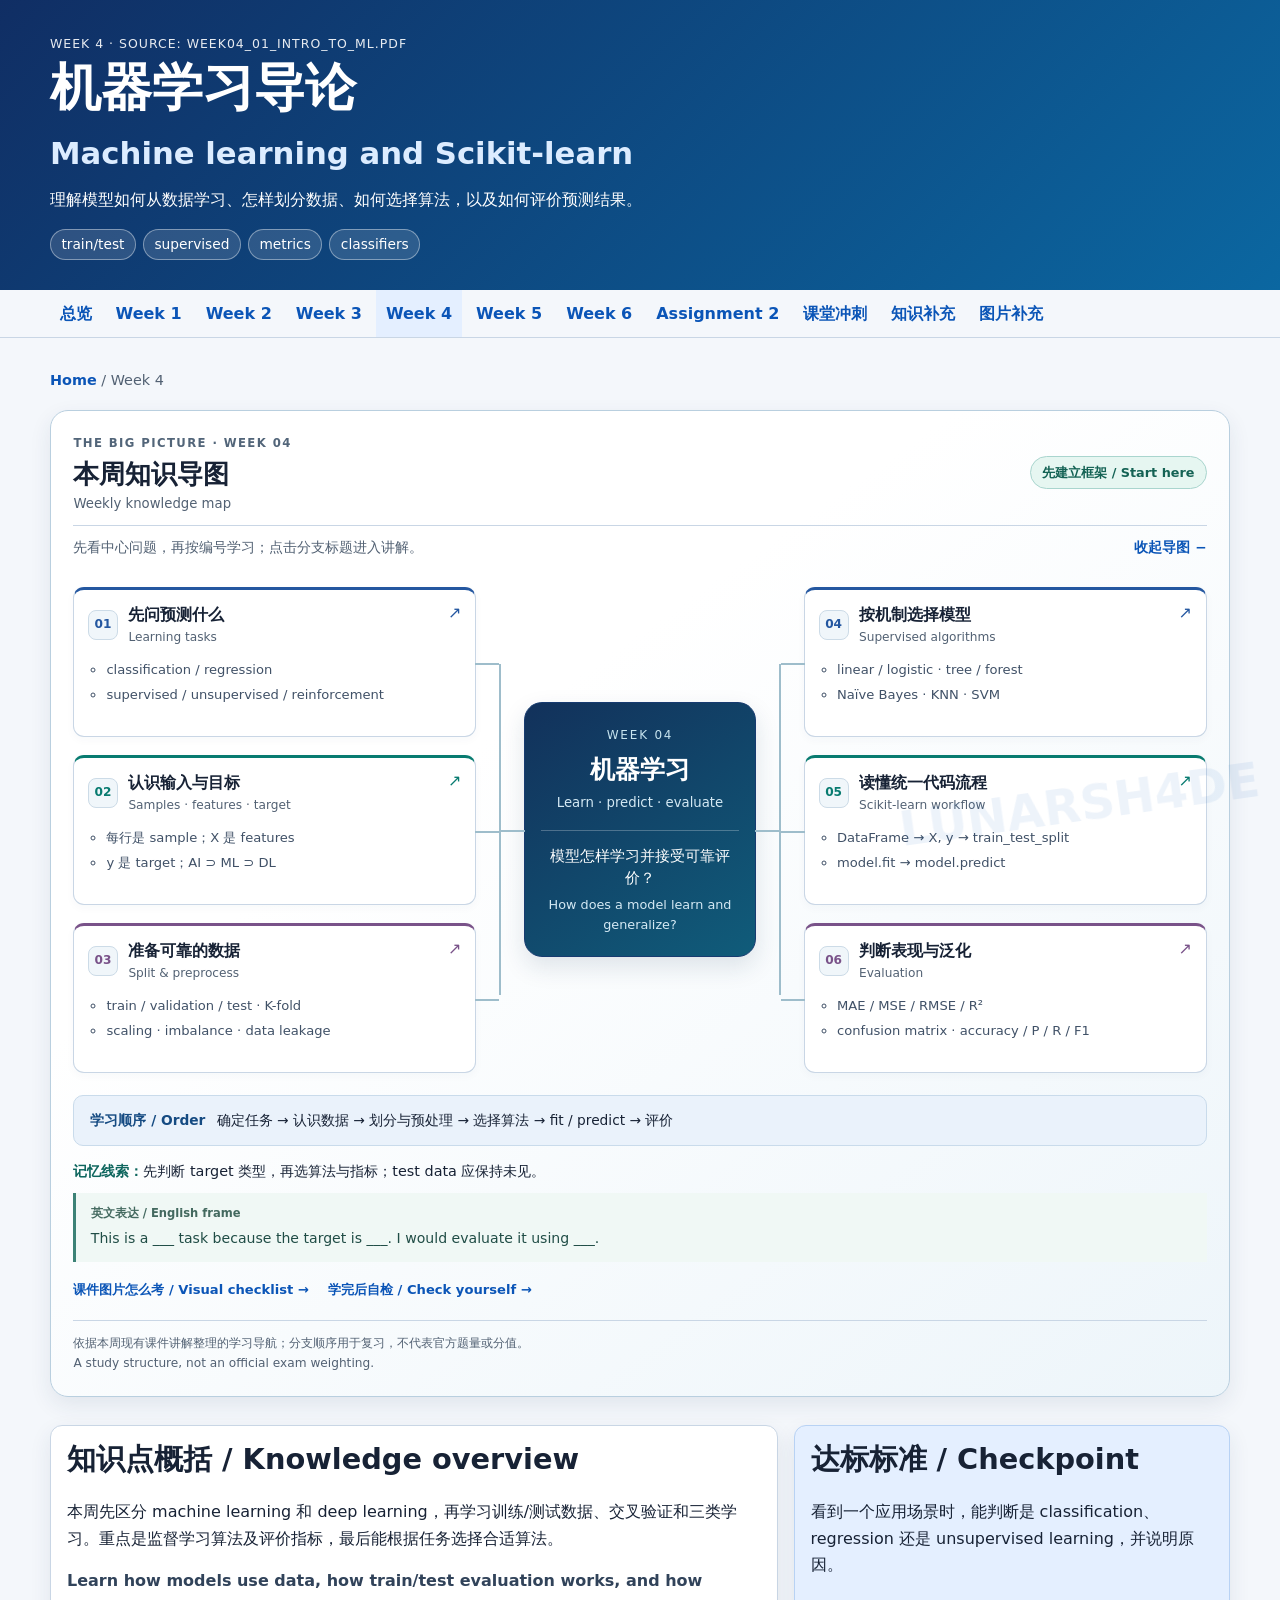
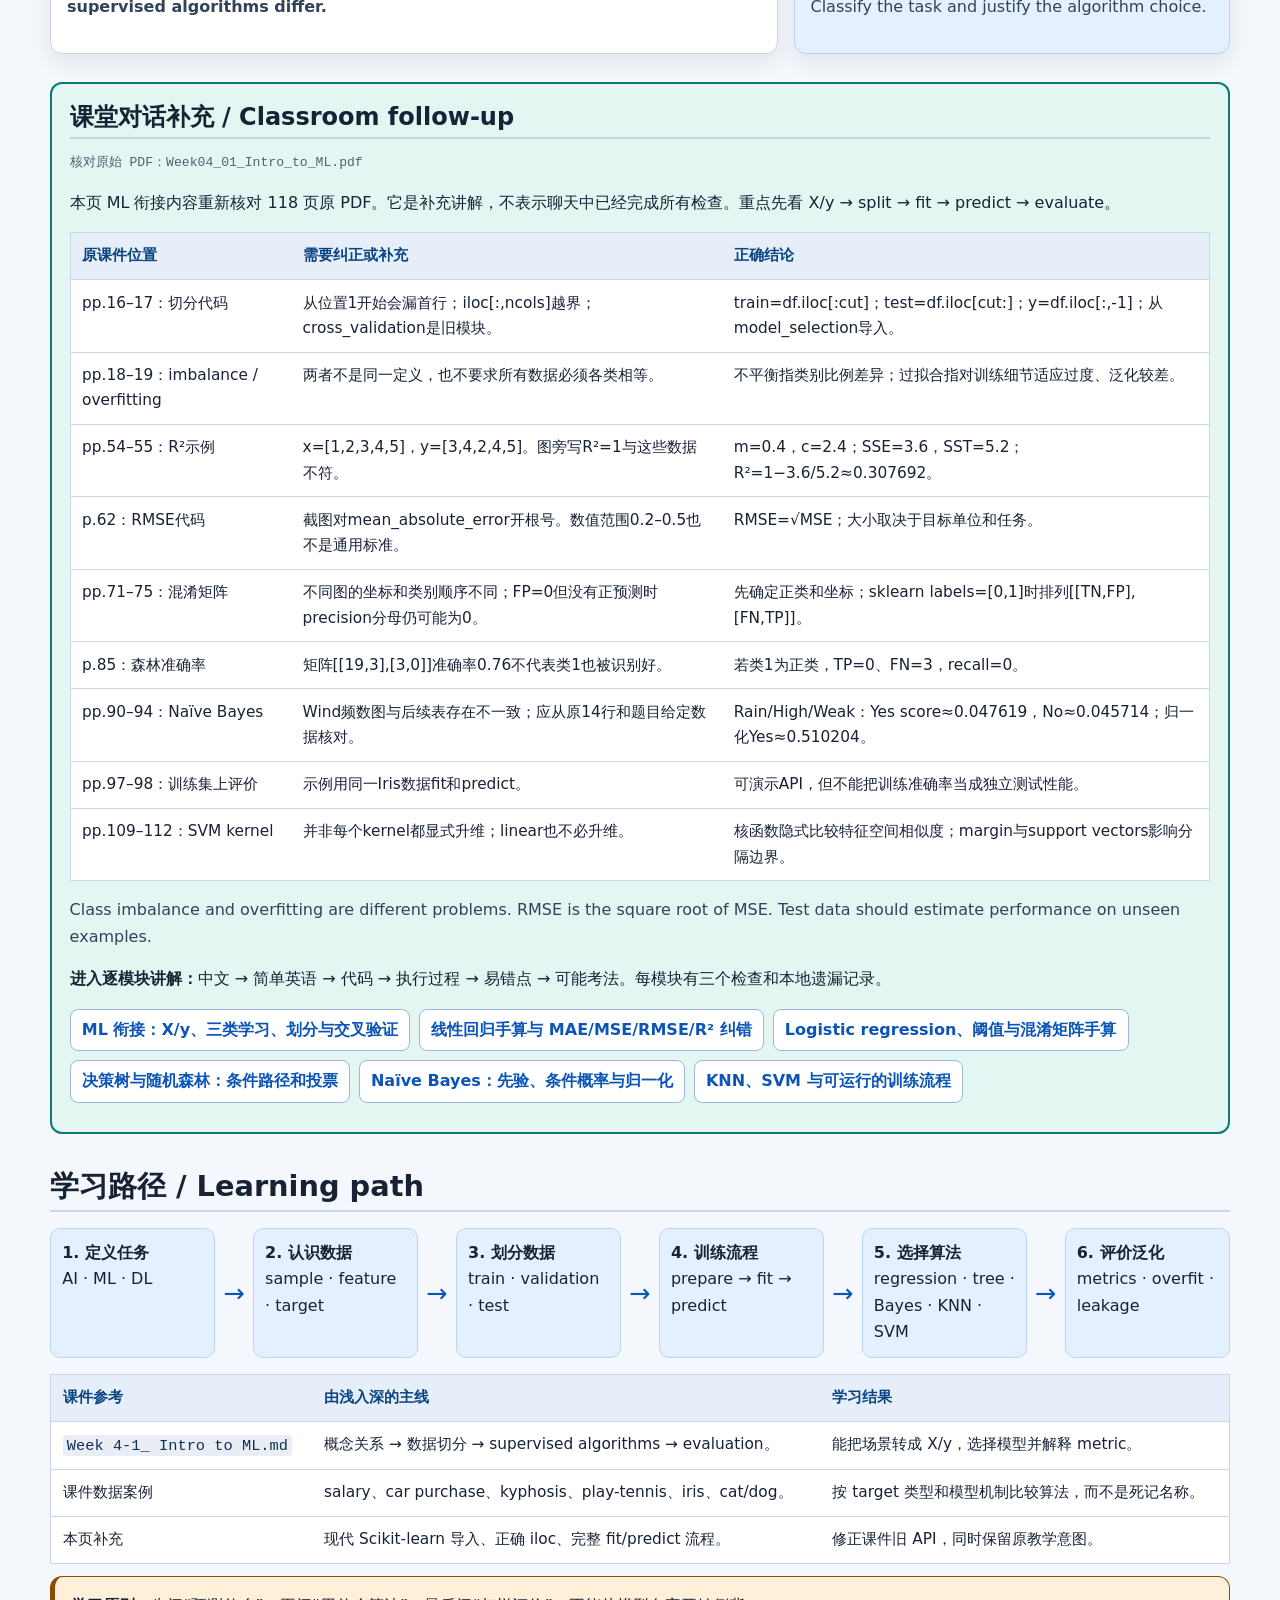
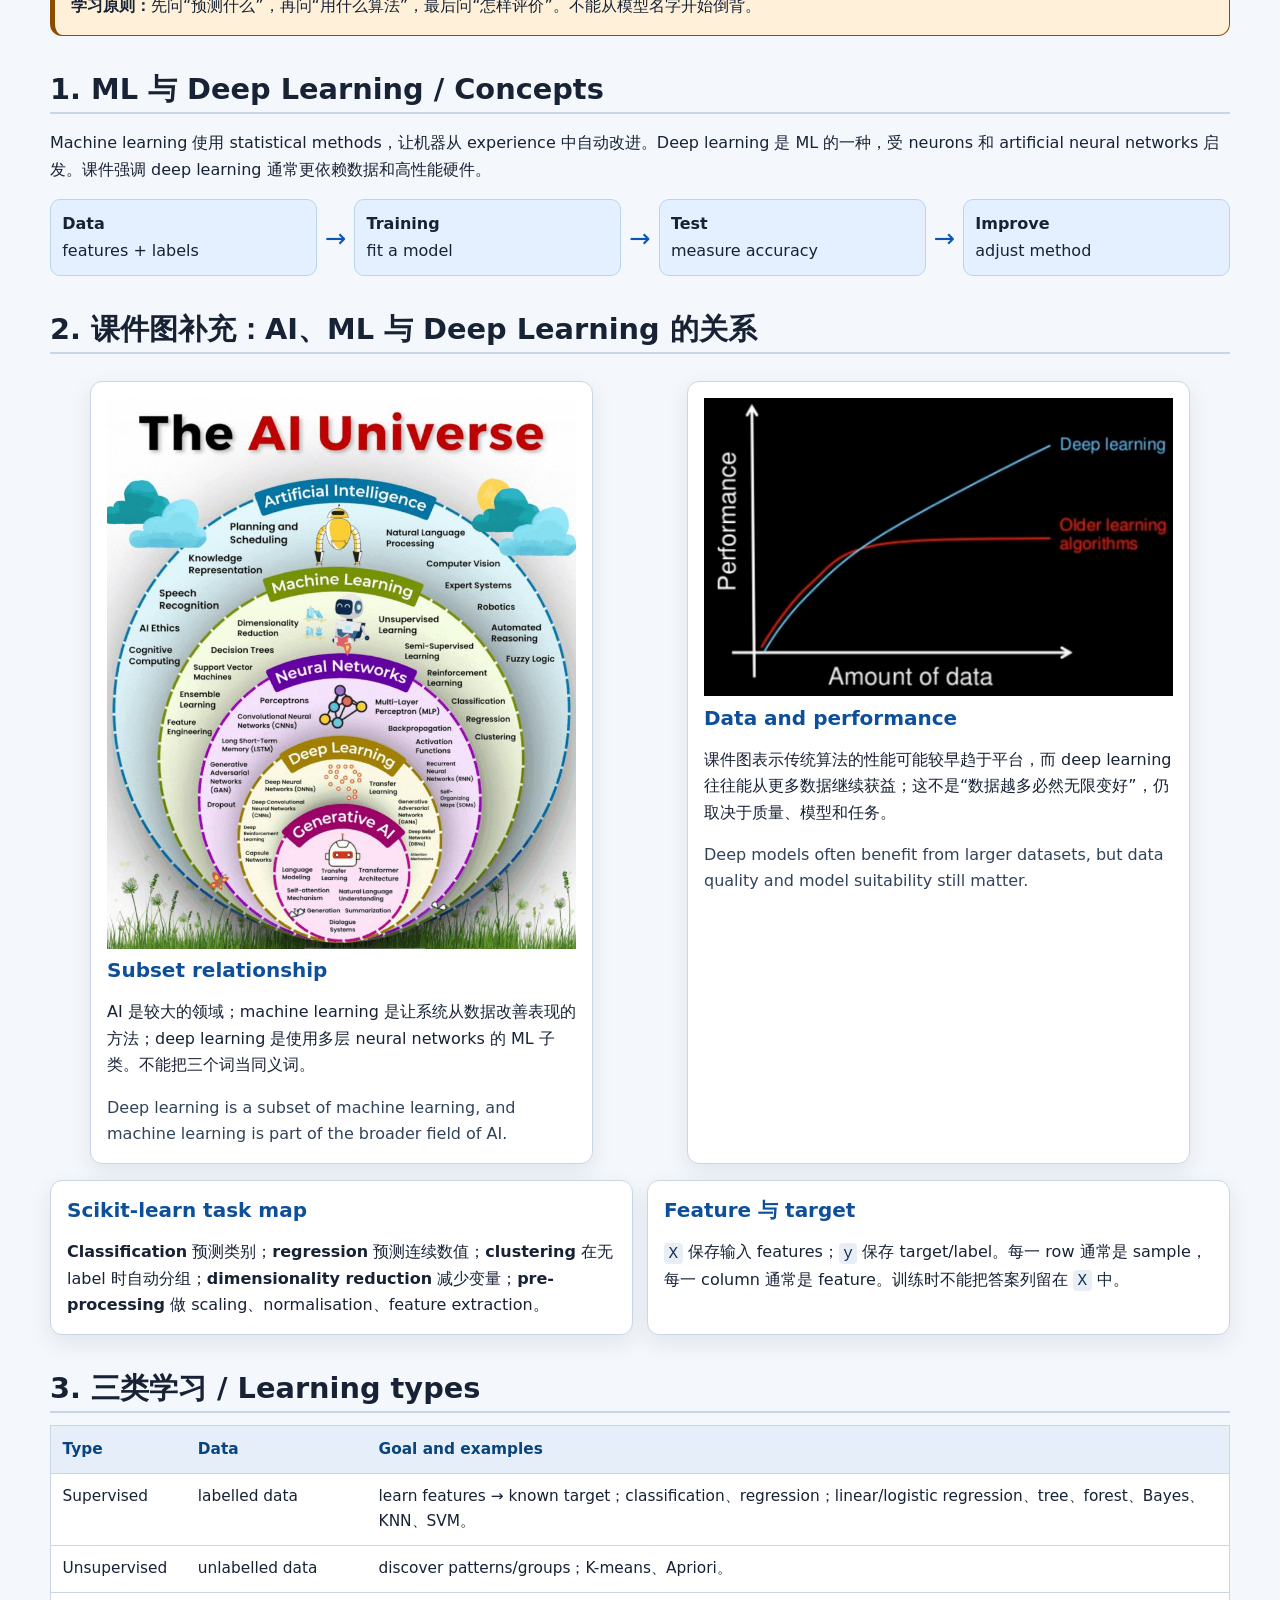
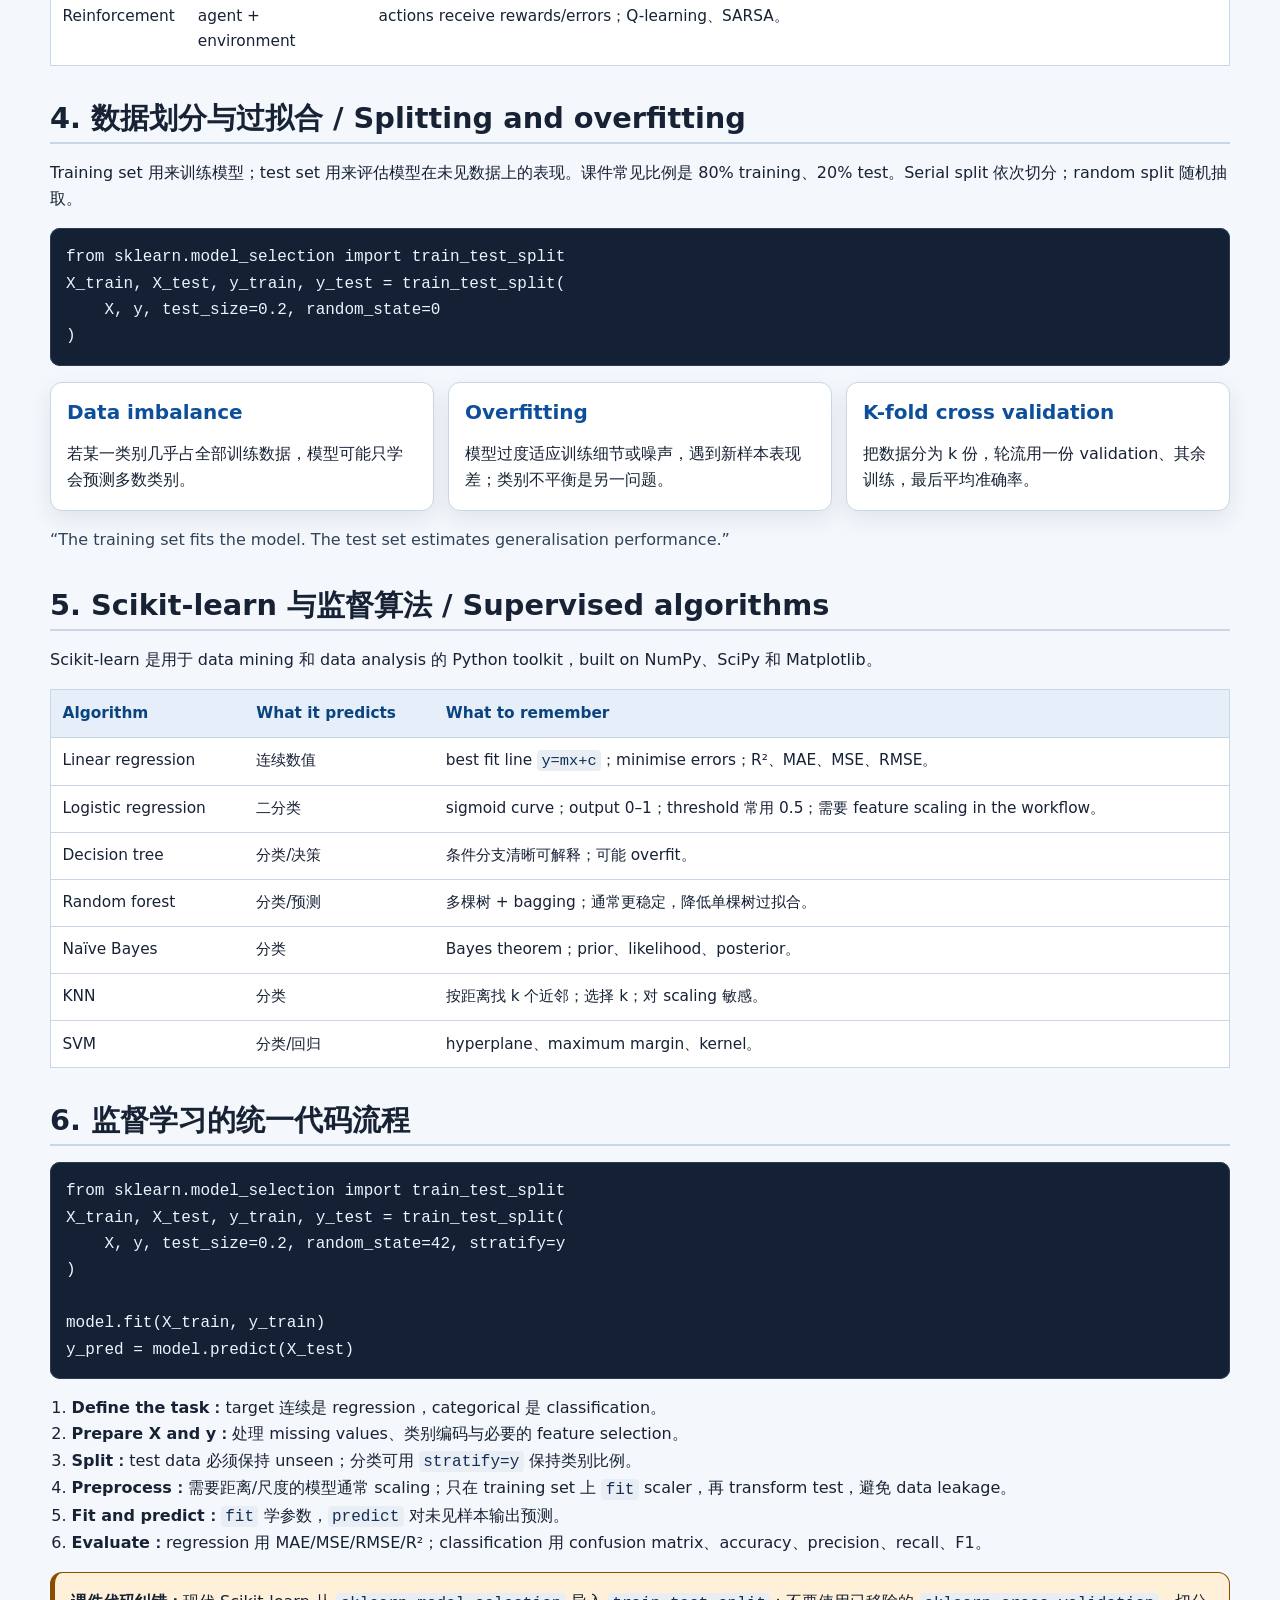
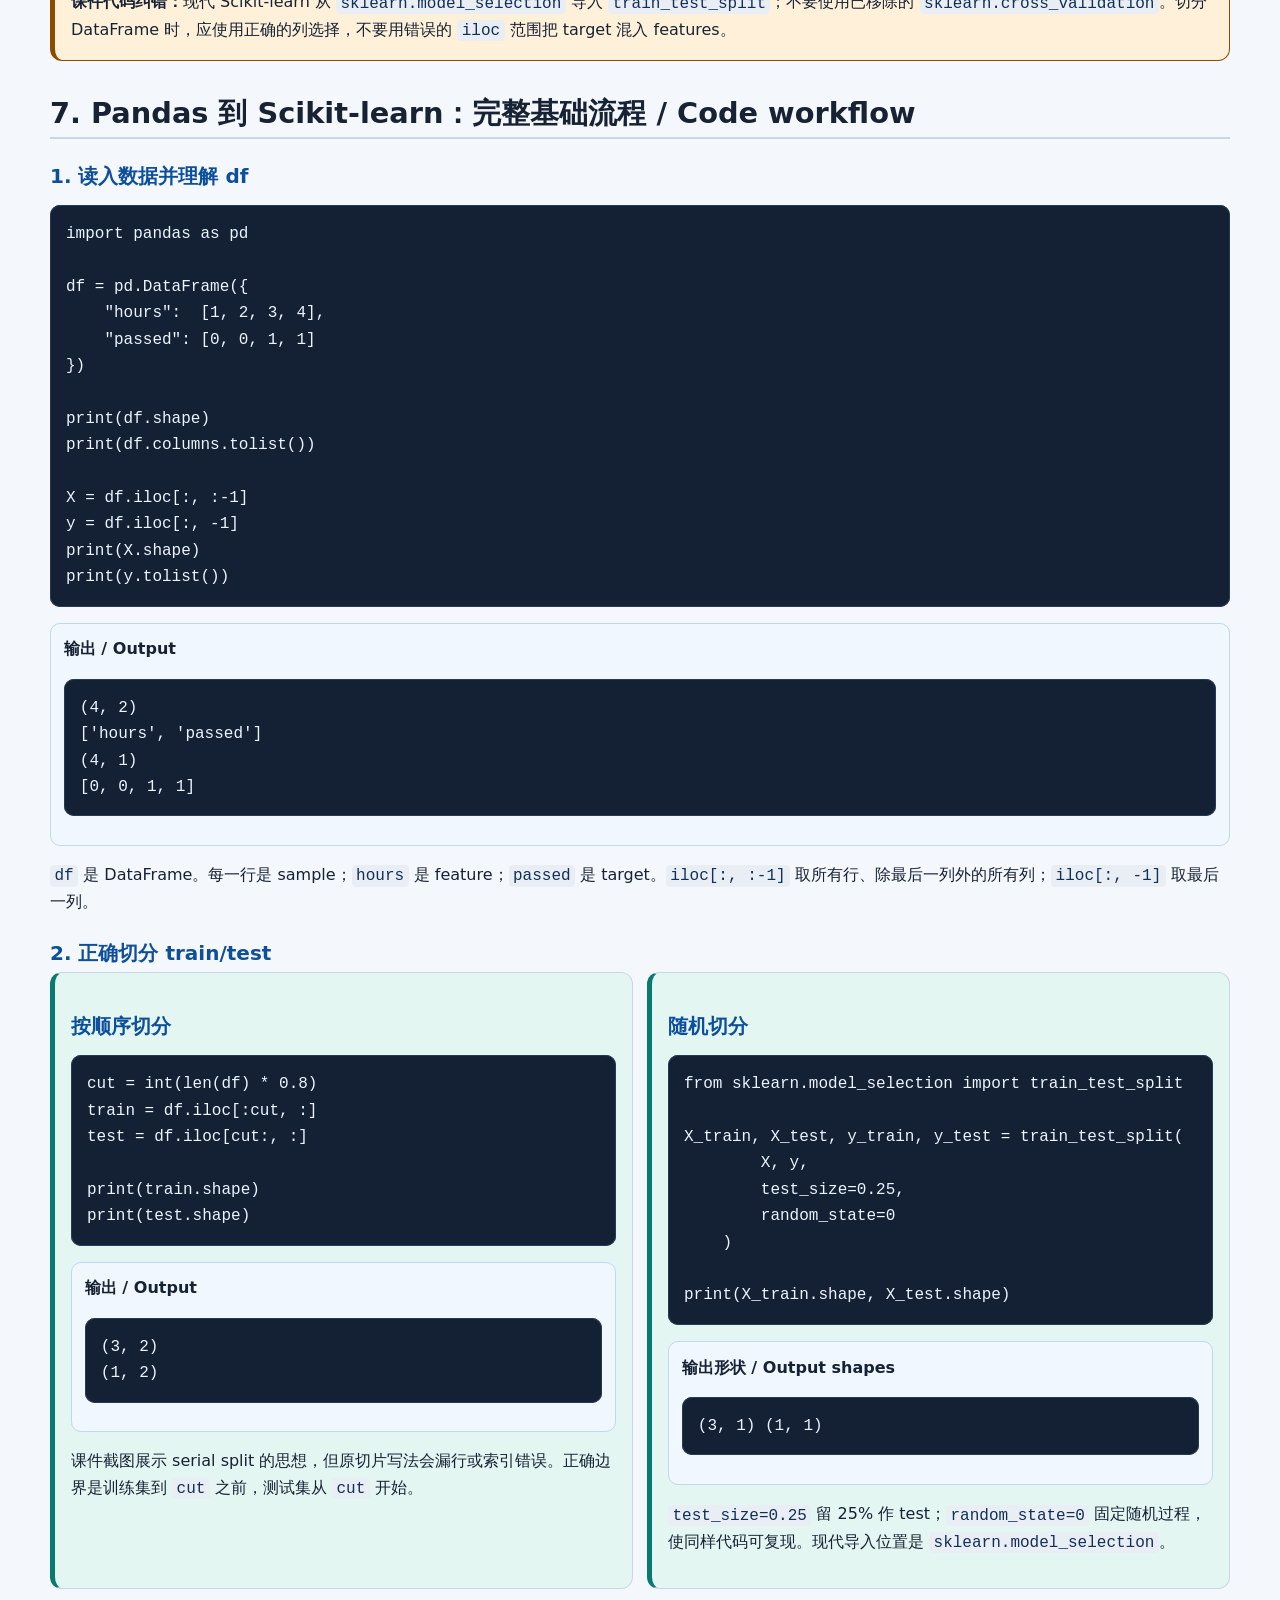
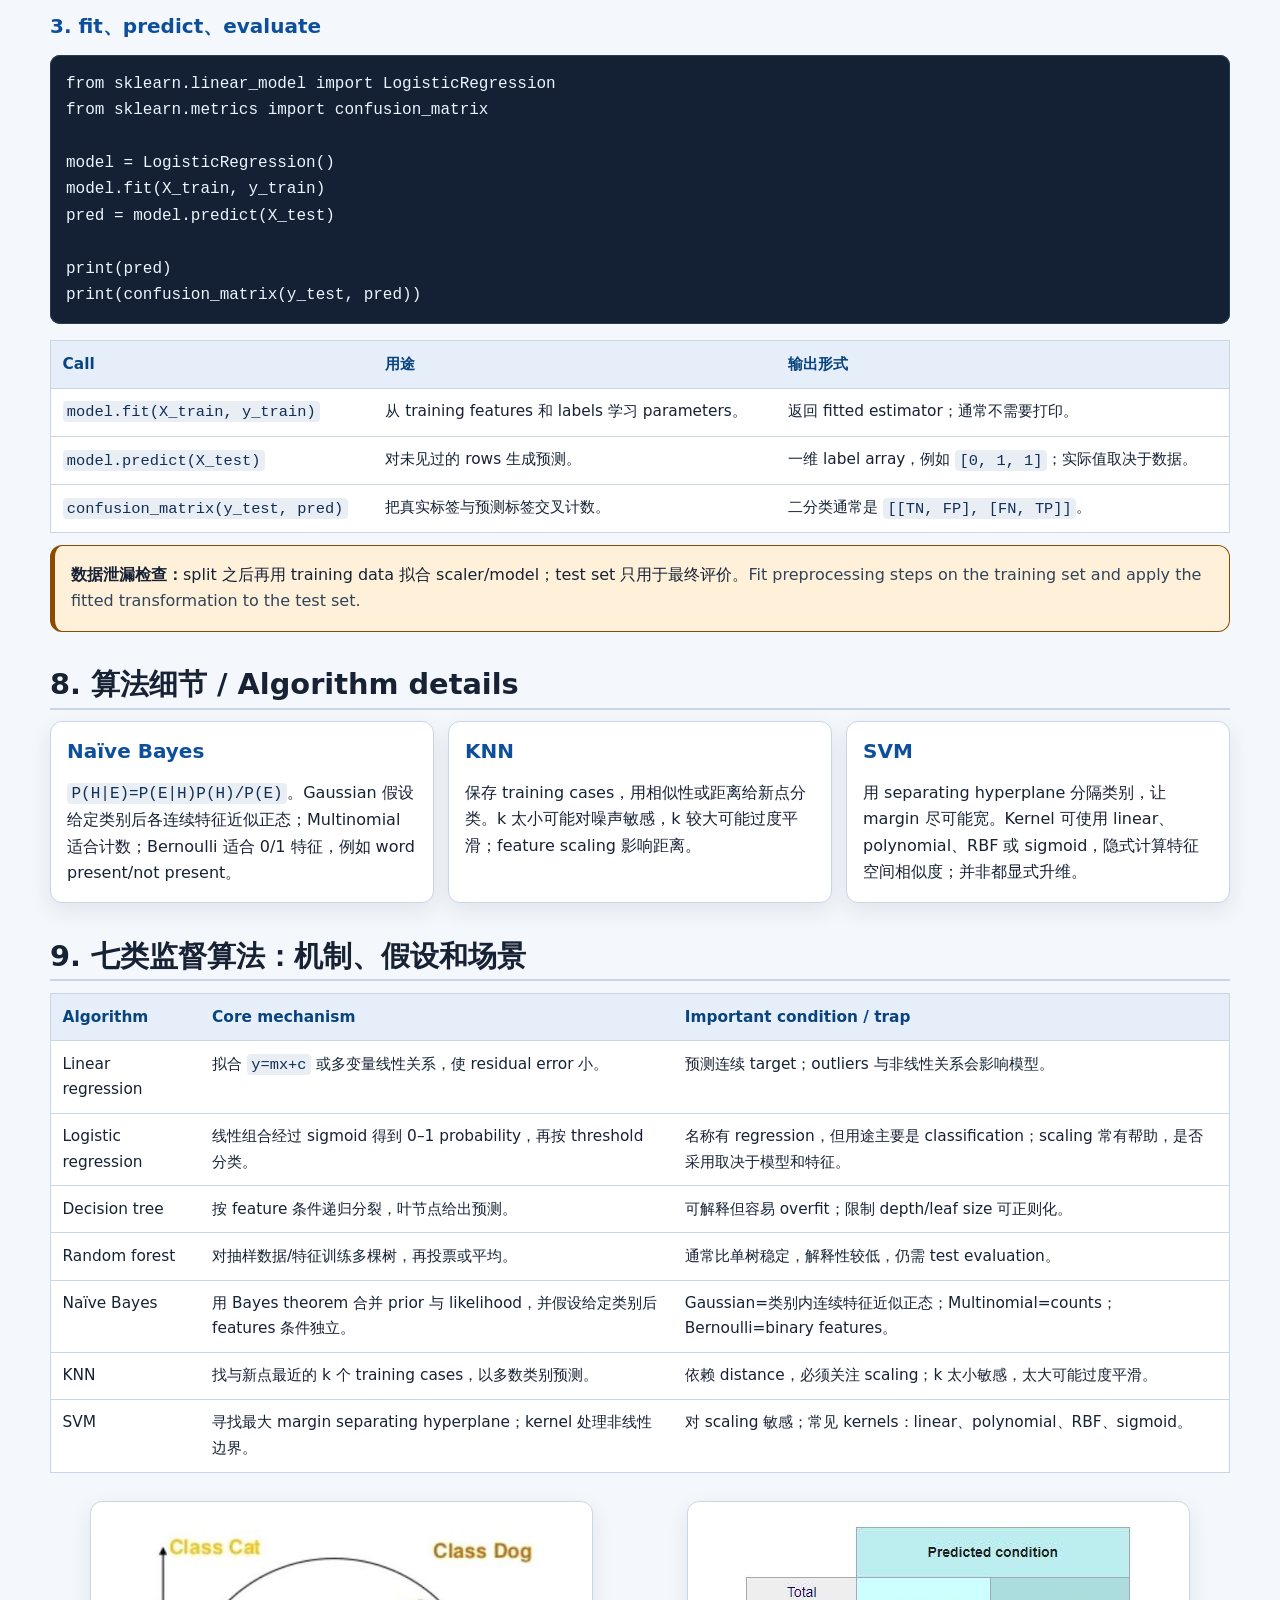
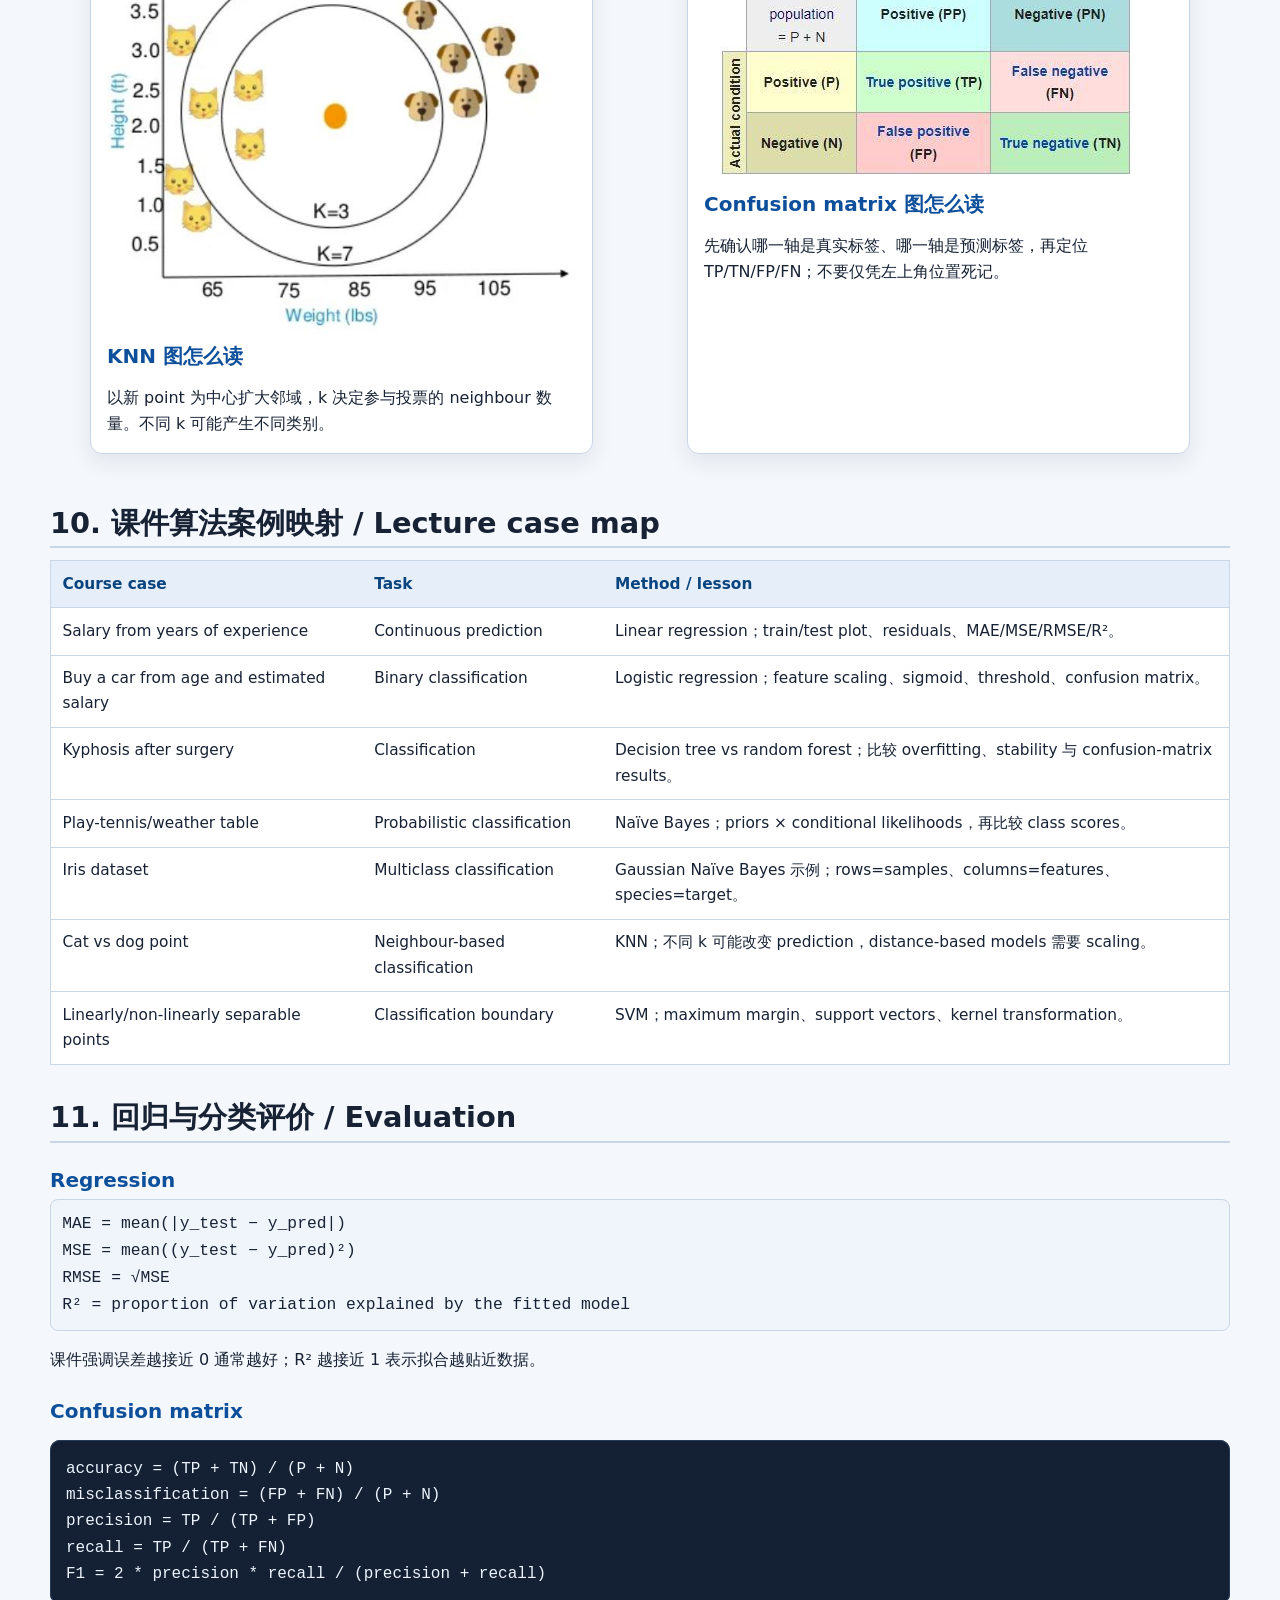
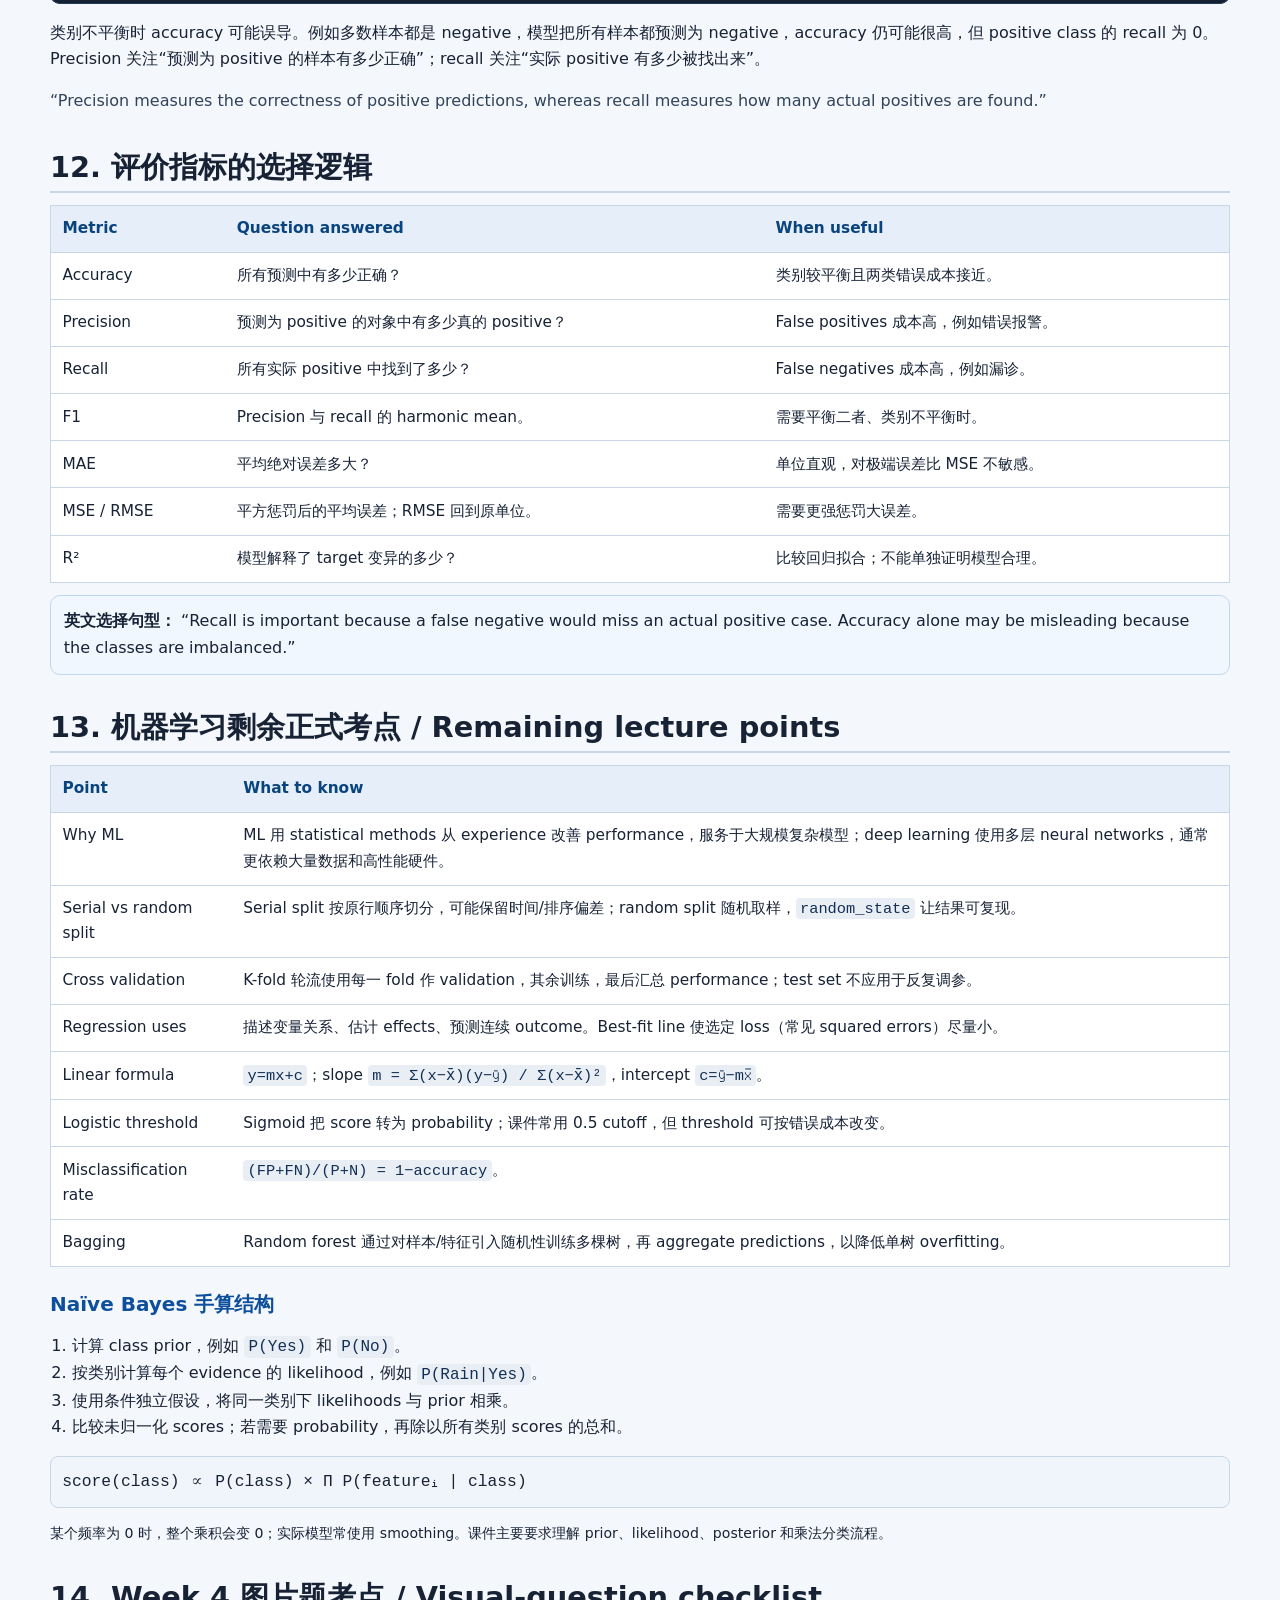
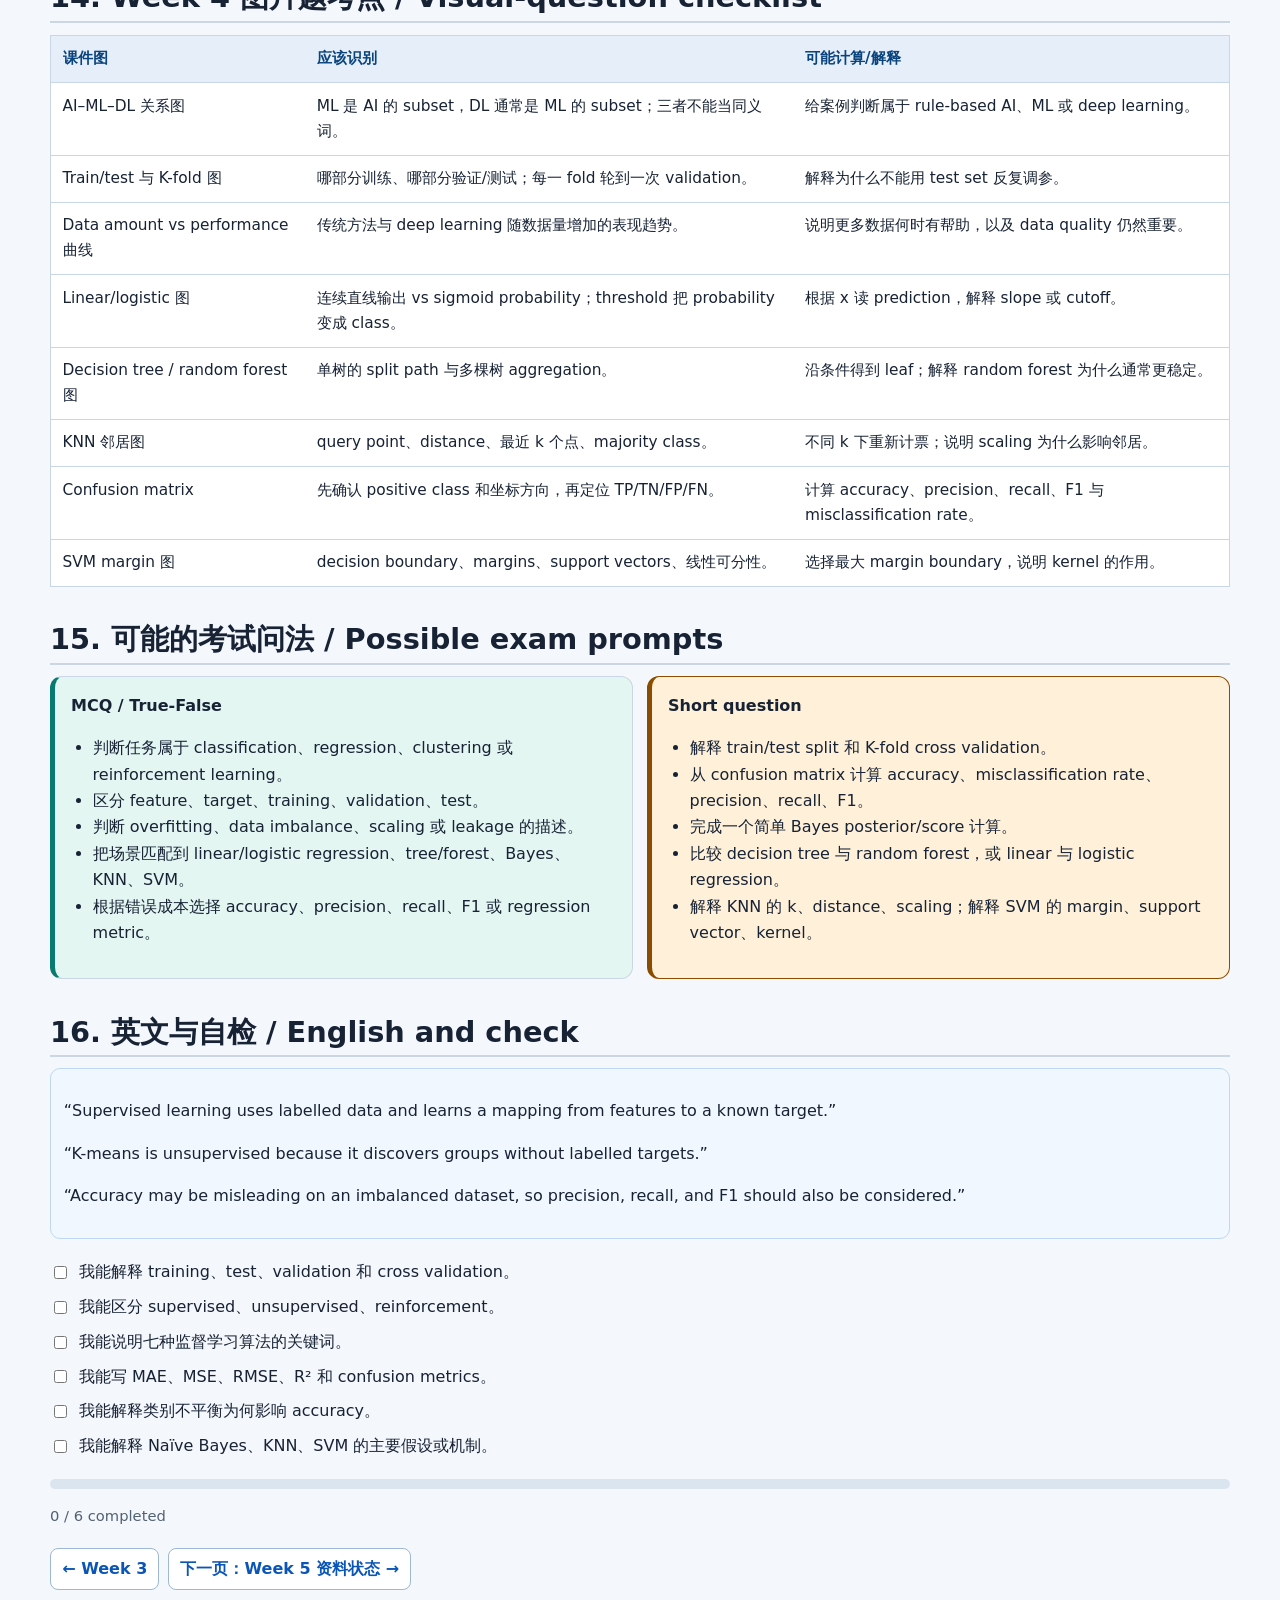
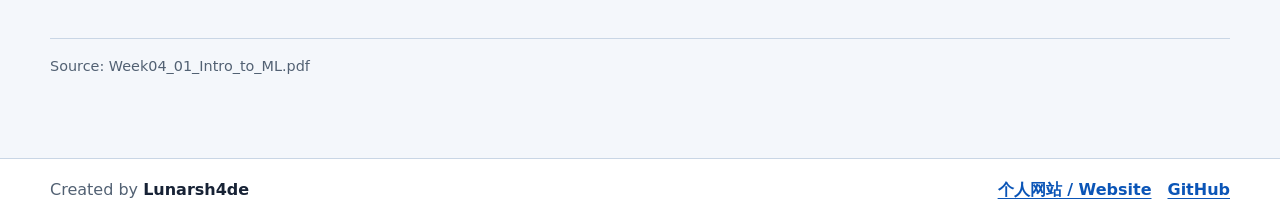
<file: output/week4.html>
<!doctype html><html lang="zh-CN"><head><meta charset="utf-8"><meta name="viewport" content="width=device-width,initial-scale=1"><title>Week 4 · Machine learning</title><link rel="stylesheet" href="review.css?v=20261017"><link rel="stylesheet" href="visual.css"><link rel="stylesheet" href="week-map.css?v=20261017-map1"><link rel="stylesheet" href="dialogue-review.css?v=20261022b"></head>
<body data-page="week4"><header><div class="wrap"><div class="eyebrow">Week 4 · Source: Week04_01_Intro_to_ML.pdf</div><h1>机器学习导论<br><span class="subtitle">Machine learning and Scikit-learn</span></h1><p>理解模型如何从数据学习、怎样划分数据、如何选择算法，以及如何评价预测结果。</p><div class="chips"><span class="chip">train/test</span><span class="chip">supervised</span><span class="chip">metrics</span><span class="chip">classifiers</span></div></div></header>
<nav class="topnav"><div class="wrap"><a href="python_midterm_review.html">总览</a><a href="week1.html">Week 1</a><a href="week2.html">Week 2</a><a href="week3.html">Week 3</a><a class="active" href="week4.html">Week 4</a><a href="week5.html">Week 5</a><a href="week6.html">Week 6</a><a href="assignment2.html">Assignment 2</a><a href="dialogue-review.html">课堂冲刺</a><a href="knowledge_supplement.html">知识补充</a><a href="visual_supplements.html">图片补充</a></div></nav><main><p class="breadcrumbs"><a href="python_midterm_review.html">Home</a> / Week 4</p>
<section class="week-map" aria-labelledby="week-map-heading">
<div class="week-map-heading"><div><p class="week-map-eyebrow" lang="en">THE BIG PICTURE · WEEK 04</p><h2 id="week-map-heading">本周知识导图 <span lang="en">Weekly knowledge map</span></h2></div><span class="week-map-badge">先建立框架 / Start here</span></div>
<details class="week-map-details" open><summary><span>先看中心问题，再按编号学习；点击分支标题进入讲解。</span><span class="week-map-toggle" aria-hidden="true"><span class="week-map-expanded">收起导图 −</span><span class="week-map-collapsed">展开导图 +</span></span></summary>
<div class="week-map-tree"><div class="week-map-root"><span class="week-map-root-label" lang="en">WEEK 04</span><strong>机器学习</strong><span class="week-map-root-en" lang="en">Learn · predict · evaluate</span><p>模型怎样学习并接受可靠评价？<span lang="en">How does a model learn and generalize?</span></p></div><ol class="week-map-wing week-map-left"><li class="week-map-branch"><a class="week-map-link" href="#topic-3"><span class="week-map-number" aria-hidden="true">01</span><span><strong>先问预测什么</strong><span class="week-map-en" lang="en">Learning tasks</span></span><span class="week-map-jump" aria-hidden="true">↗</span></a><ul><li>classification / regression</li><li>supervised / unsupervised / reinforcement</li></ul></li><li class="week-map-branch"><a class="week-map-link" href="#topic-2"><span class="week-map-number" aria-hidden="true">02</span><span><strong>认识输入与目标</strong><span class="week-map-en" lang="en">Samples · features · target</span></span><span class="week-map-jump" aria-hidden="true">↗</span></a><ul><li>每行是 sample；X 是 features</li><li>y 是 target；AI ⊃ ML ⊃ DL</li></ul></li><li class="week-map-branch"><a class="week-map-link" href="#topic-4"><span class="week-map-number" aria-hidden="true">03</span><span><strong>准备可靠的数据</strong><span class="week-map-en" lang="en">Split &amp; preprocess</span></span><span class="week-map-jump" aria-hidden="true">↗</span></a><ul><li>train / validation / test · K-fold</li><li>scaling · imbalance · data leakage</li></ul></li></ol><ol class="week-map-wing week-map-right" start="4"><li class="week-map-branch"><a class="week-map-link" href="#topic-9"><span class="week-map-number" aria-hidden="true">04</span><span><strong>按机制选择模型</strong><span class="week-map-en" lang="en">Supervised algorithms</span></span><span class="week-map-jump" aria-hidden="true">↗</span></a><ul><li>linear / logistic · tree / forest</li><li>Naïve Bayes · KNN · SVM</li></ul></li><li class="week-map-branch"><a class="week-map-link" href="#topic-7"><span class="week-map-number" aria-hidden="true">05</span><span><strong>读懂统一代码流程</strong><span class="week-map-en" lang="en">Scikit-learn workflow</span></span><span class="week-map-jump" aria-hidden="true">↗</span></a><ul><li>DataFrame → X, y → train_test_split</li><li>model.fit → model.predict</li></ul></li><li class="week-map-branch"><a class="week-map-link" href="#topic-11"><span class="week-map-number" aria-hidden="true">06</span><span><strong>判断表现与泛化</strong><span class="week-map-en" lang="en">Evaluation</span></span><span class="week-map-jump" aria-hidden="true">↗</span></a><ul><li>MAE / MSE / RMSE / R²</li><li>confusion matrix · accuracy / P / R / F1</li></ul></li></ol></div>
<p class="week-map-route"><strong>学习顺序 / Order</strong><span>确定任务 → 认识数据 → 划分与预处理 → 选择算法 → fit / predict → 评价</span></p>
<p class="week-map-cue"><strong>记忆线索：</strong>先判断 target 类型，再选算法与指标；test data 应保持未见。</p>
<p class="week-map-frame"><span>英文表达 / English frame</span><q lang="en">This is a ___ task because the target is ___. I would evaluate it using ___.</q></p>
<div class="week-map-review-links"><a href="#topic-14">课件图片怎么考 / Visual checklist →</a><a href="#topic-16">学完后自检 / Check yourself →</a></div>
</details>
<p class="week-map-source-note">依据本周现有课件讲解整理的学习导航；分支顺序用于复习，不代表官方题量或分值。 <span lang="en">A study structure, not an official exam weighting.</span></p>
</section>
<section class="summary"><div class="summary-main"><h2>知识点概括 / Knowledge overview</h2><p>本周先区分 machine learning 和 deep learning，再学习训练/测试数据、交叉验证和三类学习。重点是监督学习算法及评价指标，最后能根据任务选择合适算法。</p><p class="en"><b>Learn how models use data, how train/test evaluation works, and how supervised algorithms differ.</b></p></div><aside class="summary-side"><h2>达标标准 / Checkpoint</h2><p>看到一个应用场景时，能判断是 classification、regression 还是 unsupervised learning，并说明原因。</p><p class="en">Classify the task and justify the algorithm choice.</p></aside></section>
<section class="dialogue-entry" id="dialogue-additions"><h2>课堂对话补充 / Classroom follow-up</h2><p class="source-tag">核对原始 PDF：Week04_01_Intro_to_ML.pdf</p><p>本页 ML 衔接内容重新核对 118 页原 PDF。它是补充讲解，不表示聊天中已经完成所有检查。重点先看 X/y → split → fit → predict → evaluate。</p><div class="table-wrap"><table class="table"><thead><tr><th>原课件位置</th><th>需要纠正或补充</th><th>正确结论</th></tr></thead><tbody><tr><td>pp.16–17：切分代码</td><td>从位置1开始会漏首行；iloc[:,ncols]越界；cross_validation是旧模块。</td><td>train=df.iloc[:cut]；test=df.iloc[cut:]；y=df.iloc[:,-1]；从model_selection导入。</td></tr><tr><td>pp.18–19：imbalance / overfitting</td><td>两者不是同一定义，也不要求所有数据必须各类相等。</td><td>不平衡指类别比例差异；过拟合指对训练细节适应过度、泛化较差。</td></tr><tr><td>pp.54–55：R²示例</td><td>x=[1,2,3,4,5]，y=[3,4,2,4,5]。图旁写R²=1与这些数据不符。</td><td>m=0.4，c=2.4；SSE=3.6，SST=5.2；R²=1−3.6/5.2≈0.307692。</td></tr><tr><td>p.62：RMSE代码</td><td>截图对mean_absolute_error开根号。数值范围0.2–0.5也不是通用标准。</td><td>RMSE=√MSE；大小取决于目标单位和任务。</td></tr><tr><td>pp.71–75：混淆矩阵</td><td>不同图的坐标和类别顺序不同；FP=0但没有正预测时precision分母仍可能为0。</td><td>先确定正类和坐标；sklearn labels=[0,1]时排列[[TN,FP],[FN,TP]]。</td></tr><tr><td>p.85：森林准确率</td><td>矩阵[[19,3],[3,0]]准确率0.76不代表类1也被识别好。</td><td>若类1为正类，TP=0、FN=3，recall=0。</td></tr><tr><td>pp.90–94：Naïve Bayes</td><td>Wind频数图与后续表存在不一致；应从原14行和题目给定数据核对。</td><td>Rain/High/Weak：Yes score≈0.047619，No≈0.045714；归一化Yes≈0.510204。</td></tr><tr><td>pp.97–98：训练集上评价</td><td>示例用同一Iris数据fit和predict。</td><td>可演示API，但不能把训练准确率当成独立测试性能。</td></tr><tr><td>pp.109–112：SVM kernel</td><td>并非每个kernel都显式升维；linear也不必升维。</td><td>核函数隐式比较特征空间相似度；margin与support vectors影响分隔边界。</td></tr></tbody></table></div><p class="en">Class imbalance and overfitting are different problems. RMSE is the square root of MSE. Test data should estimate performance on unseen examples.</p><p><b>进入逐模块讲解：</b>中文 → 简单英语 → 代码 → 执行过程 → 易错点 → 可能考法。每模块有三个检查和本地遗漏记录。</p><div class="page-links"><a href="dialogue-review.html#ml-data">ML 衔接：X/y、三类学习、划分与交叉验证</a><a href="dialogue-review.html#ml-regression">线性回归手算与 MAE/MSE/RMSE/R² 纠错</a><a href="dialogue-review.html#ml-metrics">Logistic regression、阈值与混淆矩阵手算</a><a href="dialogue-review.html#ml-trees">决策树与随机森林：条件路径和投票</a><a href="dialogue-review.html#ml-bayes">Naïve Bayes：先验、条件概率与归一化</a><a href="dialogue-review.html#ml-knn-svm">KNN、SVM 与可运行的训练流程</a></div></section>
<section class="learning-path"><h2>学习路径 / Learning path</h2><div class="flow"><div class="step"><b>1. 定义任务</b><br>AI · ML · DL</div><div class="arrow">→</div><div class="step"><b>2. 认识数据</b><br>sample · feature · target</div><div class="arrow">→</div><div class="step"><b>3. 划分数据</b><br>train · validation · test</div><div class="arrow">→</div><div class="step"><b>4. 训练流程</b><br>prepare → fit → predict</div><div class="arrow">→</div><div class="step"><b>5. 选择算法</b><br>regression · tree · Bayes · KNN · SVM</div><div class="arrow">→</div><div class="step"><b>6. 评价泛化</b><br>metrics · overfit · leakage</div></div><div class="table-wrap"><table class="table"><thead><tr><th>课件参考</th><th>由浅入深的主线</th><th>学习结果</th></tr></thead><tbody><tr><td><code>Week 4-1_ Intro to ML.md</code></td><td>概念关系 → 数据切分 → supervised algorithms → evaluation。</td><td>能把场景转成 X/y，选择模型并解释 metric。</td></tr><tr><td>课件数据案例</td><td>salary、car purchase、kyphosis、play-tennis、iris、cat/dog。</td><td>按 target 类型和模型机制比较算法，而不是死记名称。</td></tr><tr><td>本页补充</td><td>现代 Scikit-learn 导入、正确 iloc、完整 fit/predict 流程。</td><td>修正课件旧 API，同时保留原教学意图。</td></tr></tbody></table></div><div class="callout warning"><b>学习原则：</b>先问“预测什么”，再问“用什么算法”，最后问“怎样评价”。不能从模型名字开始倒背。</div></section>
<section><h2 id="topic-1">1. ML 与 Deep Learning / Concepts</h2><p>Machine learning 使用 statistical methods，让机器从 experience 中自动改进。Deep learning 是 ML 的一种，受 neurons 和 artificial neural networks 启发。课件强调 deep learning 通常更依赖数据和高性能硬件。</p><div class="flow"><div class="step"><b>Data</b><br>features + labels</div><div class="arrow">→</div><div class="step"><b>Training</b><br>fit a model</div><div class="arrow">→</div><div class="step"><b>Test</b><br>measure accuracy</div><div class="arrow">→</div><div class="step"><b>Improve</b><br>adjust method</div></div></section>
<section><h2 id="topic-2">2. 课件图补充：AI、ML 与 Deep Learning 的关系</h2><div class="grid"><figure class="card"><img src="course-assets/ml-ai-universe.png" alt="AI universe diagram from the course slide"><figcaption><h3>Subset relationship</h3><p>AI 是较大的领域；machine learning 是让系统从数据改善表现的方法；deep learning 是使用多层 neural networks 的 ML 子类。不能把三个词当同义词。</p><p class="en">Deep learning is a subset of machine learning, and machine learning is part of the broader field of AI.</p></figcaption></figure><figure class="card"><img src="course-assets/ml-data-performance.png" alt="Performance versus amount of data"><figcaption><h3>Data and performance</h3><p>课件图表示传统算法的性能可能较早趋于平台，而 deep learning 往往能从更多数据继续获益；这不是“数据越多必然无限变好”，仍取决于质量、模型和任务。</p><p class="en">Deep models often benefit from larger datasets, but data quality and model suitability still matter.</p></figcaption></figure></div><div class="grid"><div class="card"><h3>Scikit-learn task map</h3><p><b>Classification</b> 预测类别；<b>regression</b> 预测连续数值；<b>clustering</b> 在无 label 时自动分组；<b>dimensionality reduction</b> 减少变量；<b>pre-processing</b> 做 scaling、normalisation、feature extraction。</p></div><div class="card"><h3>Feature 与 target</h3><p><code>X</code> 保存输入 features；<code>y</code> 保存 target/label。每一 row 通常是 sample，每一 column 通常是 feature。训练时不能把答案列留在 <code>X</code> 中。</p></div></div></section>
<section><h2 id="topic-3">3. 三类学习 / Learning types</h2><div class="table-wrap"><table class="table"><thead><tr><th>Type</th><th>Data</th><th>Goal and examples</th></tr></thead><tbody><tr><td>Supervised</td><td>labelled data</td><td>learn features → known target；classification、regression；linear/logistic regression、tree、forest、Bayes、KNN、SVM。</td></tr><tr><td>Unsupervised</td><td>unlabelled data</td><td>discover patterns/groups；K-means、Apriori。</td></tr><tr><td>Reinforcement</td><td>agent + environment</td><td>actions receive rewards/errors；Q-learning、SARSA。</td></tr></tbody></table></div></section>
<section><h2 id="topic-4">4. 数据划分与过拟合 / Splitting and overfitting</h2><p>Training set 用来训练模型；test set 用来评估模型在未见数据上的表现。课件常见比例是 80% training、20% test。Serial split 依次切分；random split 随机抽取。</p><pre><code>from sklearn.model_selection import train_test_split
X_train, X_test, y_train, y_test = train_test_split(
    X, y, test_size=0.2, random_state=0
)</code></pre><div class="grid"><div class="card"><h3>Data imbalance</h3><p>若某一类别几乎占全部训练数据，模型可能只学会预测多数类别。</p></div><div class="card"><h3>Overfitting</h3><p>模型过度适应训练细节或噪声，遇到新样本表现差；类别不平衡是另一问题。</p></div><div class="card"><h3>K-fold cross validation</h3><p>把数据分为 k 份，轮流用一份 validation、其余训练，最后平均准确率。</p></div></div><p class="en">“The training set fits the model. The test set estimates generalisation performance.”</p></section>
<section><h2 id="topic-5">5. Scikit-learn 与监督算法 / Supervised algorithms</h2><p>Scikit-learn 是用于 data mining 和 data analysis 的 Python toolkit，built on NumPy、SciPy 和 Matplotlib。</p><div class="table-wrap"><table class="table"><thead><tr><th>Algorithm</th><th>What it predicts</th><th>What to remember</th></tr></thead><tbody><tr><td>Linear regression</td><td>连续数值</td><td>best fit line <code>y=mx+c</code>；minimise errors；R²、MAE、MSE、RMSE。</td></tr><tr><td>Logistic regression</td><td>二分类</td><td>sigmoid curve；output 0–1；threshold 常用 0.5；需要 feature scaling in the workflow。</td></tr><tr><td>Decision tree</td><td>分类/决策</td><td>条件分支清晰可解释；可能 overfit。</td></tr><tr><td>Random forest</td><td>分类/预测</td><td>多棵树 + bagging；通常更稳定，降低单棵树过拟合。</td></tr><tr><td>Naïve Bayes</td><td>分类</td><td>Bayes theorem；prior、likelihood、posterior。</td></tr><tr><td>KNN</td><td>分类</td><td>按距离找 k 个近邻；选择 k；对 scaling 敏感。</td></tr><tr><td>SVM</td><td>分类/回归</td><td>hyperplane、maximum margin、kernel。</td></tr></tbody></table></div></section>
<section><h2 id="topic-6">6. 监督学习的统一代码流程</h2><pre><code>from sklearn.model_selection import train_test_split
X_train, X_test, y_train, y_test = train_test_split(
    X, y, test_size=0.2, random_state=42, stratify=y
)

model.fit(X_train, y_train)
y_pred = model.predict(X_test)</code></pre><ol><li><b>Define the task：</b>target 连续是 regression，categorical 是 classification。</li><li><b>Prepare X and y：</b>处理 missing values、类别编码与必要的 feature selection。</li><li><b>Split：</b>test data 必须保持 unseen；分类可用 <code>stratify=y</code> 保持类别比例。</li><li><b>Preprocess：</b>需要距离/尺度的模型通常 scaling；只在 training set 上 <code>fit</code> scaler，再 transform test，避免 data leakage。</li><li><b>Fit and predict：</b><code>fit</code> 学参数，<code>predict</code> 对未见样本输出预测。</li><li><b>Evaluate：</b>regression 用 MAE/MSE/RMSE/R²；classification 用 confusion matrix、accuracy、precision、recall、F1。</li></ol><div class="callout warning"><b>课件代码纠错：</b>现代 Scikit-learn 从 <code>sklearn.model_selection</code> 导入 <code>train_test_split</code>；不要使用已移除的 <code>sklearn.cross_validation</code>。切分 DataFrame 时，应使用正确的列选择，不要用错误的 <code>iloc</code> 范围把 target 混入 features。</div></section>
<section><h2 id="topic-7">7. Pandas 到 Scikit-learn：完整基础流程 / Code workflow</h2><h3>1. 读入数据并理解 df</h3><pre><code>import pandas as pd

df = pd.DataFrame({
    "hours":  [1, 2, 3, 4],
    "passed": [0, 0, 1, 1]
})

print(df.shape)
print(df.columns.tolist())

X = df.iloc[:, :-1]
y = df.iloc[:, -1]
print(X.shape)
print(y.tolist())</code></pre><div class="answer"><b>输出 / Output</b><pre><code>(4, 2)
['hours', 'passed']
(4, 1)
[0, 0, 1, 1]</code></pre></div><p><code>df</code> 是 DataFrame。每一行是 sample；<code>hours</code> 是 feature；<code>passed</code> 是 target。<code>iloc[:, :-1]</code> 取所有行、除最后一列外的所有列；<code>iloc[:, -1]</code> 取最后一列。</p><h3>2. 正确切分 train/test</h3><div class="grid"><div class="callout"><h3>按顺序切分</h3><pre><code>cut = int(len(df) * 0.8)
train = df.iloc[:cut, :]
test = df.iloc[cut:, :]

print(train.shape)
print(test.shape)</code></pre><div class="answer"><b>输出 / Output</b><pre><code>(3, 2)
(1, 2)</code></pre></div><p>课件截图展示 serial split 的思想，但原切片写法会漏行或索引错误。正确边界是训练集到 <code>cut</code> 之前，测试集从 <code>cut</code> 开始。</p></div><div class="callout"><h3>随机切分</h3><pre><code>from sklearn.model_selection import train_test_split

X_train, X_test, y_train, y_test = train_test_split(
        X, y,
        test_size=0.25,
        random_state=0
    )

print(X_train.shape, X_test.shape)</code></pre><div class="answer"><b>输出形状 / Output shapes</b><pre><code>(3, 1) (1, 1)</code></pre></div><p><code>test_size=0.25</code> 留 25% 作 test；<code>random_state=0</code> 固定随机过程，使同样代码可复现。现代导入位置是 <code>sklearn.model_selection</code>。</p></div></div><h3>3. fit、predict、evaluate</h3><pre><code>from sklearn.linear_model import LogisticRegression
from sklearn.metrics import confusion_matrix

model = LogisticRegression()
model.fit(X_train, y_train)
pred = model.predict(X_test)

print(pred)
print(confusion_matrix(y_test, pred))</code></pre><div class="table-wrap"><table class="table"><thead><tr><th>Call</th><th>用途</th><th>输出形式</th></tr></thead><tbody><tr><td><code>model.fit(X_train, y_train)</code></td><td>从 training features 和 labels 学习 parameters。</td><td>返回 fitted estimator；通常不需要打印。</td></tr><tr><td><code>model.predict(X_test)</code></td><td>对未见过的 rows 生成预测。</td><td>一维 label array，例如 <code>[0, 1, 1]</code>；实际值取决于数据。</td></tr><tr><td><code>confusion_matrix(y_test, pred)</code></td><td>把真实标签与预测标签交叉计数。</td><td>二分类通常是 <code>[[TN, FP], [FN, TP]]</code>。</td></tr></tbody></table></div><div class="callout warning"><b>数据泄漏检查：</b>split 之后再用 training data 拟合 scaler/model；test set 只用于最终评价。<span class="en">Fit preprocessing steps on the training set and apply the fitted transformation to the test set.</span></div></section>
<section><h2 id="topic-8">8. 算法细节 / Algorithm details</h2><div class="grid"><div class="card"><h3>Naïve Bayes</h3><p><code>P(H|E)=P(E|H)P(H)/P(E)</code>。Gaussian 假设给定类别后各连续特征近似正态；Multinomial 适合计数；Bernoulli 适合 0/1 特征，例如 word present/not present。</p></div><div class="card"><h3>KNN</h3><p>保存 training cases，用相似性或距离给新点分类。k 太小可能对噪声敏感，k 较大可能过度平滑；feature scaling 影响距离。</p></div><div class="card"><h3>SVM</h3><p>用 separating hyperplane 分隔类别，让 margin 尽可能宽。Kernel 可使用 linear、polynomial、RBF 或 sigmoid，隐式计算特征空间相似度；并非都显式升维。</p></div></div></section>
<section><h2 id="topic-9">9. 七类监督算法：机制、假设和场景</h2><div class="table-wrap"><table class="table"><thead><tr><th>Algorithm</th><th>Core mechanism</th><th>Important condition / trap</th></tr></thead><tbody><tr><td>Linear regression</td><td>拟合 <code>y=mx+c</code> 或多变量线性关系，使 residual error 小。</td><td>预测连续 target；outliers 与非线性关系会影响模型。</td></tr><tr><td>Logistic regression</td><td>线性组合经过 sigmoid 得到 0–1 probability，再按 threshold 分类。</td><td>名称有 regression，但用途主要是 classification；scaling 常有帮助，是否采用取决于模型和特征。</td></tr><tr><td>Decision tree</td><td>按 feature 条件递归分裂，叶节点给出预测。</td><td>可解释但容易 overfit；限制 depth/leaf size 可正则化。</td></tr><tr><td>Random forest</td><td>对抽样数据/特征训练多棵树，再投票或平均。</td><td>通常比单树稳定，解释性较低，仍需 test evaluation。</td></tr><tr><td>Naïve Bayes</td><td>用 Bayes theorem 合并 prior 与 likelihood，并假设给定类别后 features 条件独立。</td><td>Gaussian=类别内连续特征近似正态；Multinomial=counts；Bernoulli=binary features。</td></tr><tr><td>KNN</td><td>找与新点最近的 k 个 training cases，以多数类别预测。</td><td>依赖 distance，必须关注 scaling；k 太小敏感，太大可能过度平滑。</td></tr><tr><td>SVM</td><td>寻找最大 margin separating hyperplane；kernel 处理非线性边界。</td><td>对 scaling 敏感；常见 kernels：linear、polynomial、RBF、sigmoid。</td></tr></tbody></table></div><div class="grid"><figure class="card"><img src="course-assets/ml-knn-neighbours.png" alt="KNN circles showing different k values"><figcaption><h3>KNN 图怎么读</h3><p>以新 point 为中心扩大邻域，k 决定参与投票的 neighbour 数量。不同 k 可能产生不同类别。</p></figcaption></figure><figure class="card"><img src="course-assets/ml-confusion-matrix.png" alt="Confusion matrix layout"><figcaption><h3>Confusion matrix 图怎么读</h3><p>先确认哪一轴是真实标签、哪一轴是预测标签，再定位 TP/TN/FP/FN；不要仅凭左上角位置死记。</p></figcaption></figure></div></section>
<section><h2 id="topic-10">10. 课件算法案例映射 / Lecture case map</h2><div class="table-wrap"><table class="table"><thead><tr><th>Course case</th><th>Task</th><th>Method / lesson</th></tr></thead><tbody><tr><td>Salary from years of experience</td><td>Continuous prediction</td><td>Linear regression；train/test plot、residuals、MAE/MSE/RMSE/R²。</td></tr><tr><td>Buy a car from age and estimated salary</td><td>Binary classification</td><td>Logistic regression；feature scaling、sigmoid、threshold、confusion matrix。</td></tr><tr><td>Kyphosis after surgery</td><td>Classification</td><td>Decision tree vs random forest；比较 overfitting、stability 与 confusion-matrix results。</td></tr><tr><td>Play-tennis/weather table</td><td>Probabilistic classification</td><td>Naïve Bayes；priors × conditional likelihoods，再比较 class scores。</td></tr><tr><td>Iris dataset</td><td>Multiclass classification</td><td>Gaussian Naïve Bayes 示例；rows=samples、columns=features、species=target。</td></tr><tr><td>Cat vs dog point</td><td>Neighbour-based classification</td><td>KNN；不同 k 可能改变 prediction，distance-based models 需要 scaling。</td></tr><tr><td>Linearly/non-linearly separable points</td><td>Classification boundary</td><td>SVM；maximum margin、support vectors、kernel transformation。</td></tr></tbody></table></div></section>
<section><h2 id="topic-11">11. 回归与分类评价 / Evaluation</h2><h3>Regression</h3><div class="formula">MAE = mean(|y_test − y_pred|)<br>MSE = mean((y_test − y_pred)²)<br>RMSE = √MSE<br>R² = proportion of variation explained by the fitted model</div><p>课件强调误差越接近 0 通常越好；R² 越接近 1 表示拟合越贴近数据。</p><h3>Confusion matrix</h3><pre><code>accuracy = (TP + TN) / (P + N)
misclassification = (FP + FN) / (P + N)
precision = TP / (TP + FP)
recall = TP / (TP + FN)
F1 = 2 * precision * recall / (precision + recall)</code></pre><p>类别不平衡时 accuracy 可能误导。例如多数样本都是 negative，模型把所有样本都预测为 negative，accuracy 仍可能很高，但 positive class 的 recall 为 0。Precision 关注“预测为 positive 的样本有多少正确”；recall 关注“实际 positive 有多少被找出来”。</p><p class="en">“Precision measures the correctness of positive predictions, whereas recall measures how many actual positives are found.”</p></section>
<section><h2 id="topic-12">12. 评价指标的选择逻辑</h2><div class="table-wrap"><table class="table"><thead><tr><th>Metric</th><th>Question answered</th><th>When useful</th></tr></thead><tbody><tr><td>Accuracy</td><td>所有预测中有多少正确？</td><td>类别较平衡且两类错误成本接近。</td></tr><tr><td>Precision</td><td>预测为 positive 的对象中有多少真的 positive？</td><td>False positives 成本高，例如错误报警。</td></tr><tr><td>Recall</td><td>所有实际 positive 中找到了多少？</td><td>False negatives 成本高，例如漏诊。</td></tr><tr><td>F1</td><td>Precision 与 recall 的 harmonic mean。</td><td>需要平衡二者、类别不平衡时。</td></tr><tr><td>MAE</td><td>平均绝对误差多大？</td><td>单位直观，对极端误差比 MSE 不敏感。</td></tr><tr><td>MSE / RMSE</td><td>平方惩罚后的平均误差；RMSE 回到原单位。</td><td>需要更强惩罚大误差。</td></tr><tr><td>R²</td><td>模型解释了 target 变异的多少？</td><td>比较回归拟合；不能单独证明模型合理。</td></tr></tbody></table></div><div class="answer"><b>英文选择句型：</b> “Recall is important because a false negative would miss an actual positive case. Accuracy alone may be misleading because the classes are imbalanced.”</div></section>
<section><h2 id="topic-13">13. 机器学习剩余正式考点 / Remaining lecture points</h2><div class="table-wrap"><table class="table"><thead><tr><th>Point</th><th>What to know</th></tr></thead><tbody><tr><td>Why ML</td><td>ML 用 statistical methods 从 experience 改善 performance，服务于大规模复杂模型；deep learning 使用多层 neural networks，通常更依赖大量数据和高性能硬件。</td></tr><tr><td>Serial vs random split</td><td>Serial split 按原行顺序切分，可能保留时间/排序偏差；random split 随机取样，<code>random_state</code> 让结果可复现。</td></tr><tr><td>Cross validation</td><td>K-fold 轮流使用每一 fold 作 validation，其余训练，最后汇总 performance；test set 不应用于反复调参。</td></tr><tr><td>Regression uses</td><td>描述变量关系、估计 effects、预测连续 outcome。Best-fit line 使选定 loss（常见 squared errors）尽量小。</td></tr><tr><td>Linear formula</td><td><code>y=mx+c</code>；slope <code>m = Σ(x−x̄)(y−ȳ) / Σ(x−x̄)²</code>，intercept <code>c=ȳ−mx̄</code>。</td></tr><tr><td>Logistic threshold</td><td>Sigmoid 把 score 转为 probability；课件常用 0.5 cutoff，但 threshold 可按错误成本改变。</td></tr><tr><td>Misclassification rate</td><td><code>(FP+FN)/(P+N) = 1−accuracy</code>。</td></tr><tr><td>Bagging</td><td>Random forest 通过对样本/特征引入随机性训练多棵树，再 aggregate predictions，以降低单树 overfitting。</td></tr></tbody></table></div><h3>Naïve Bayes 手算结构</h3><ol><li>计算 class prior，例如 <code>P(Yes)</code> 和 <code>P(No)</code>。</li><li>按类别计算每个 evidence 的 likelihood，例如 <code>P(Rain|Yes)</code>。</li><li>使用条件独立假设，将同一类别下 likelihoods 与 prior 相乘。</li><li>比较未归一化 scores；若需要 probability，再除以所有类别 scores 的总和。</li></ol><div class="formula">score(class) ∝ P(class) × Π P(featureᵢ | class)</div><p class="small">某个频率为 0 时，整个乘积会变 0；实际模型常使用 smoothing。课件主要要求理解 prior、likelihood、posterior 和乘法分类流程。</p></section>
<section><h2 id="topic-14">14. Week 4 图片题考点 / Visual-question checklist</h2><div class="table-wrap"><table class="table"><thead><tr><th>课件图</th><th>应该识别</th><th>可能计算/解释</th></tr></thead><tbody><tr><td>AI–ML–DL 关系图</td><td>ML 是 AI 的 subset，DL 通常是 ML 的 subset；三者不能当同义词。</td><td>给案例判断属于 rule-based AI、ML 或 deep learning。</td></tr><tr><td>Train/test 与 K-fold 图</td><td>哪部分训练、哪部分验证/测试；每一 fold 轮到一次 validation。</td><td>解释为什么不能用 test set 反复调参。</td></tr><tr><td>Data amount vs performance 曲线</td><td>传统方法与 deep learning 随数据量增加的表现趋势。</td><td>说明更多数据何时有帮助，以及 data quality 仍然重要。</td></tr><tr><td>Linear/logistic 图</td><td>连续直线输出 vs sigmoid probability；threshold 把 probability 变成 class。</td><td>根据 x 读 prediction，解释 slope 或 cutoff。</td></tr><tr><td>Decision tree / random forest 图</td><td>单树的 split path 与多棵树 aggregation。</td><td>沿条件得到 leaf；解释 random forest 为什么通常更稳定。</td></tr><tr><td>KNN 邻居图</td><td>query point、distance、最近 k 个点、majority class。</td><td>不同 k 下重新计票；说明 scaling 为什么影响邻居。</td></tr><tr><td>Confusion matrix</td><td>先确认 positive class 和坐标方向，再定位 TP/TN/FP/FN。</td><td>计算 accuracy、precision、recall、F1 与 misclassification rate。</td></tr><tr><td>SVM margin 图</td><td>decision boundary、margins、support vectors、线性可分性。</td><td>选择最大 margin boundary，说明 kernel 的作用。</td></tr></tbody></table></div></section>
<section><h2 id="topic-15">15. 可能的考试问法 / Possible exam prompts</h2><div class="grid"><div class="callout"><b>MCQ / True-False</b><ul><li>判断任务属于 classification、regression、clustering 或 reinforcement learning。</li><li>区分 feature、target、training、validation、test。</li><li>判断 overfitting、data imbalance、scaling 或 leakage 的描述。</li><li>把场景匹配到 linear/logistic regression、tree/forest、Bayes、KNN、SVM。</li><li>根据错误成本选择 accuracy、precision、recall、F1 或 regression metric。</li></ul></div><div class="callout warning"><b>Short question</b><ul><li>解释 train/test split 和 K-fold cross validation。</li><li>从 confusion matrix 计算 accuracy、misclassification rate、precision、recall、F1。</li><li>完成一个简单 Bayes posterior/score 计算。</li><li>比较 decision tree 与 random forest，或 linear 与 logistic regression。</li><li>解释 KNN 的 k、distance、scaling；解释 SVM 的 margin、support vector、kernel。</li></ul></div></div></section>
<section><h2 id="topic-16">16. 英文与自检 / English and check</h2><div class="answer"><p>“Supervised learning uses labelled data and learns a mapping from features to a known target.”</p><p>“K-means is unsupervised because it discovers groups without labelled targets.”</p><p>“Accuracy may be misleading on an imbalanced dataset, so precision, recall, and F1 should also be considered.”</p></div><ul class="checklist"><li><input data-check type="checkbox">我能解释 training、test、validation 和 cross validation。</li><li><input data-check type="checkbox">我能区分 supervised、unsupervised、reinforcement。</li><li><input data-check type="checkbox">我能说明七种监督学习算法的关键词。</li><li><input data-check type="checkbox">我能写 MAE、MSE、RMSE、R² 和 confusion metrics。</li><li><input data-check type="checkbox">我能解释类别不平衡为何影响 accuracy。</li><li><input data-check type="checkbox">我能解释 Naïve Bayes、KNN、SVM 的主要假设或机制。</li></ul><div class="progress"><span data-progress-bar></span></div><p data-progress-text class="muted">0 / 0 completed</p></section>
<div class="page-links"><a href="week3.html">← Week 3</a><a href="week5.html">下一页：Week 5 资料状态 →</a></div><p class="footer">Source: Week04_01_Intro_to_ML.pdf</p></main><script src="review.js?v=20261022"></script></body></html>
</file>
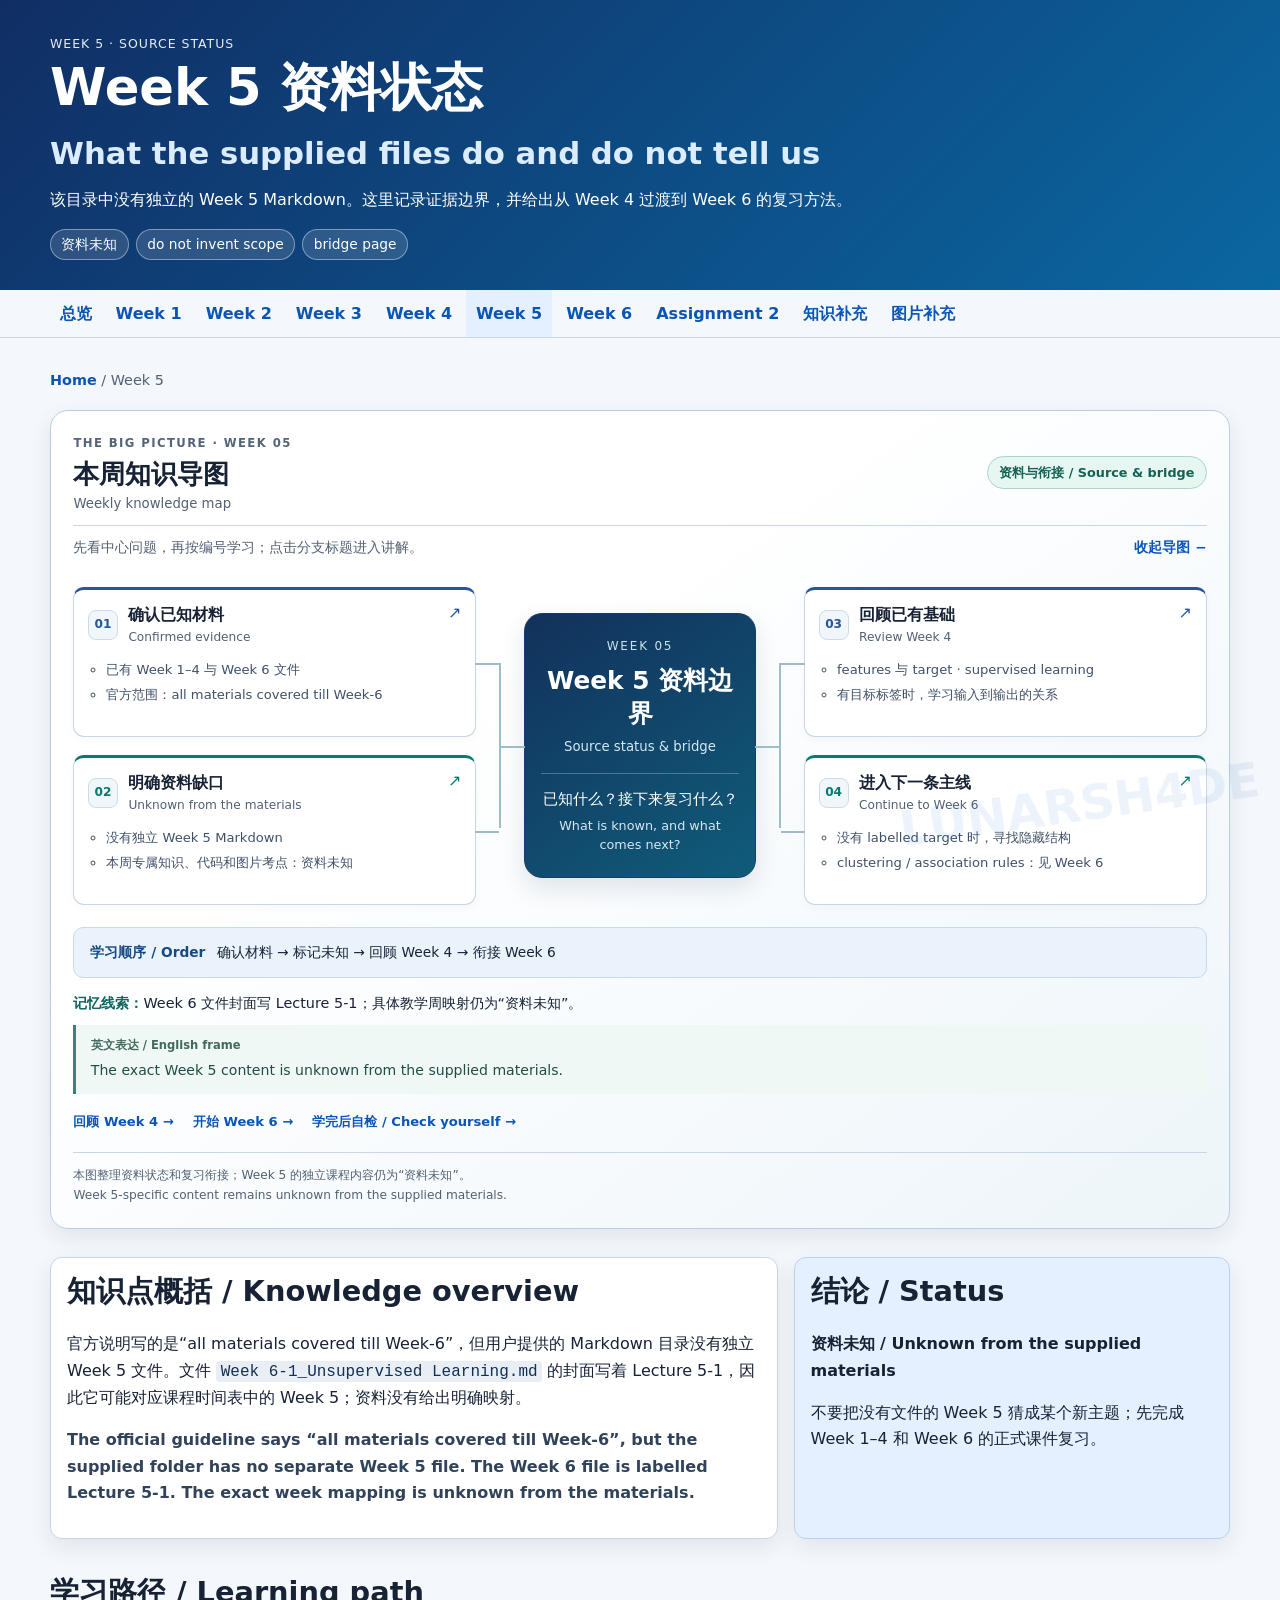
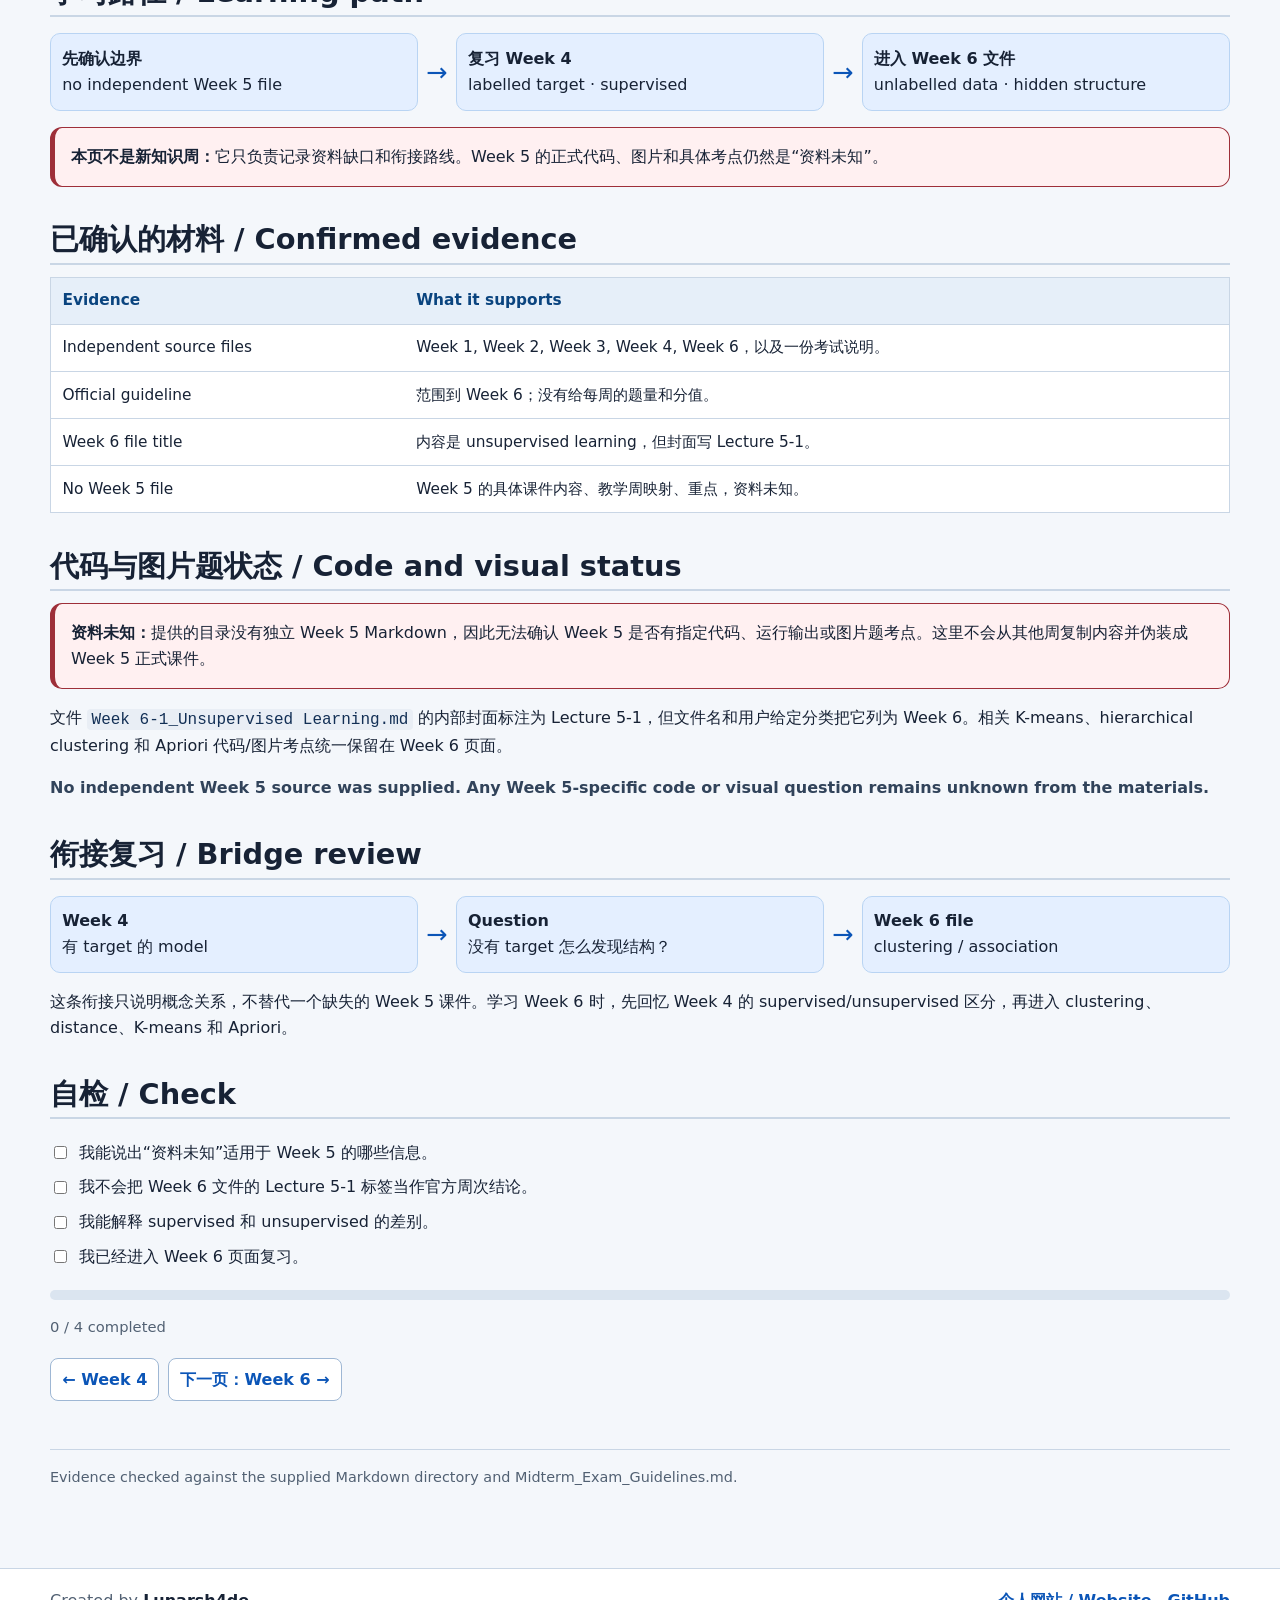
<file: output/week5.html>
<!doctype html><html lang="zh-CN"><head><meta charset="utf-8"><meta name="viewport" content="width=device-width,initial-scale=1"><title>Week 5 · Source status</title><link rel="stylesheet" href="review.css?v=20261017"><link rel="stylesheet" href="week-map.css?v=20261017-map1"></head>
<body data-page="week5"><header><div class="wrap"><div class="eyebrow">Week 5 · Source status</div><h1>Week 5 资料状态<br><span class="subtitle">What the supplied files do and do not tell us</span></h1><p>该目录中没有独立的 Week 5 Markdown。这里记录证据边界，并给出从 Week 4 过渡到 Week 6 的复习方法。</p><div class="chips"><span class="chip">资料未知</span><span class="chip">do not invent scope</span><span class="chip">bridge page</span></div></div></header>
<nav class="topnav"><div class="wrap"><a href="python_midterm_review.html">总览</a><a href="week1.html">Week 1</a><a href="week2.html">Week 2</a><a href="week3.html">Week 3</a><a href="week4.html">Week 4</a><a class="active" href="week5.html">Week 5</a><a href="week6.html">Week 6</a><a href="assignment2.html">Assignment 2</a><a href="knowledge_supplement.html">知识补充</a><a href="visual_supplements.html">图片补充</a></div></nav><main><p class="breadcrumbs"><a href="python_midterm_review.html">Home</a> / Week 5</p>
<section class="week-map week-map-status" aria-labelledby="week-map-heading">
<div class="week-map-heading"><div><p class="week-map-eyebrow" lang="en">THE BIG PICTURE · WEEK 05</p><h2 id="week-map-heading">本周知识导图 <span lang="en">Weekly knowledge map</span></h2></div><span class="week-map-badge">资料与衔接 / Source &amp; bridge</span></div>
<details class="week-map-details" open><summary><span>先看中心问题，再按编号学习；点击分支标题进入讲解。</span><span class="week-map-toggle" aria-hidden="true"><span class="week-map-expanded">收起导图 −</span><span class="week-map-collapsed">展开导图 +</span></span></summary>
<div class="week-map-tree"><div class="week-map-root"><span class="week-map-root-label" lang="en">WEEK 05</span><strong>Week 5 资料边界</strong><span class="week-map-root-en" lang="en">Source status &amp; bridge</span><p>已知什么？接下来复习什么？<span lang="en">What is known, and what comes next?</span></p></div><ol class="week-map-wing week-map-left"><li class="week-map-branch"><a class="week-map-link" href="#evidence"><span class="week-map-number" aria-hidden="true">01</span><span><strong>确认已知材料</strong><span class="week-map-en" lang="en">Confirmed evidence</span></span><span class="week-map-jump" aria-hidden="true">↗</span></a><ul><li>已有 Week 1–4 与 Week 6 文件</li><li>官方范围：all materials covered till Week-6</li></ul></li><li class="week-map-branch"><a class="week-map-link" href="#source-status"><span class="week-map-number" aria-hidden="true">02</span><span><strong>明确资料缺口</strong><span class="week-map-en" lang="en">Unknown from the materials</span></span><span class="week-map-jump" aria-hidden="true">↗</span></a><ul><li>没有独立 Week 5 Markdown</li><li>本周专属知识、代码和图片考点：资料未知</li></ul></li></ol><ol class="week-map-wing week-map-right" start="3"><li class="week-map-branch"><a class="week-map-link" href="#bridge-review"><span class="week-map-number" aria-hidden="true">03</span><span><strong>回顾已有基础</strong><span class="week-map-en" lang="en">Review Week 4</span></span><span class="week-map-jump" aria-hidden="true">↗</span></a><ul><li>features 与 target · supervised learning</li><li>有目标标签时，学习输入到输出的关系</li></ul></li><li class="week-map-branch"><a class="week-map-link" href="#bridge-review"><span class="week-map-number" aria-hidden="true">04</span><span><strong>进入下一条主线</strong><span class="week-map-en" lang="en">Continue to Week 6</span></span><span class="week-map-jump" aria-hidden="true">↗</span></a><ul><li>没有 labelled target 时，寻找隐藏结构</li><li>clustering / association rules：见 Week 6</li></ul></li></ol></div>
<p class="week-map-route"><strong>学习顺序 / Order</strong><span>确认材料 → 标记未知 → 回顾 Week 4 → 衔接 Week 6</span></p>
<p class="week-map-cue"><strong>记忆线索：</strong>Week 6 文件封面写 Lecture 5-1；具体教学周映射仍为“资料未知”。</p>
<p class="week-map-frame"><span>英文表达 / English frame</span><q lang="en">The exact Week 5 content is unknown from the supplied materials.</q></p>
<div class="week-map-review-links"><a href="week4.html">回顾 Week 4 →</a><a href="week6.html">开始 Week 6 →</a><a href="#week-check">学完后自检 / Check yourself →</a></div>
</details>
<p class="week-map-source-note">本图整理资料状态和复习衔接；Week 5 的独立课程内容仍为“资料未知”。 <span lang="en">Week 5-specific content remains unknown from the supplied materials.</span></p>
</section>
<section class="summary"><div class="summary-main"><h2>知识点概括 / Knowledge overview</h2><p>官方说明写的是“all materials covered till Week-6”，但用户提供的 Markdown 目录没有独立 Week 5 文件。文件 <code>Week 6-1_Unsupervised Learning.md</code> 的封面写着 Lecture 5-1，因此它可能对应课程时间表中的 Week 5；资料没有给出明确映射。</p><p class="en"><b>The official guideline says “all materials covered till Week-6”, but the supplied folder has no separate Week 5 file. The Week 6 file is labelled Lecture 5-1. The exact week mapping is unknown from the materials.</b></p></div><aside class="summary-side"><h2>结论 / Status</h2><p><b>资料未知 / Unknown from the supplied materials</b></p><p>不要把没有文件的 Week 5 猜成某个新主题；先完成 Week 1–4 和 Week 6 的正式课件复习。</p></aside></section>
<section class="learning-path"><h2>学习路径 / Learning path</h2><div class="flow"><div class="step"><b>先确认边界</b><br>no independent Week 5 file</div><div class="arrow">→</div><div class="step"><b>复习 Week 4</b><br>labelled target · supervised</div><div class="arrow">→</div><div class="step"><b>进入 Week 6 文件</b><br>unlabelled data · hidden structure</div></div><div class="callout alert"><b>本页不是新知识周：</b>它只负责记录资料缺口和衔接路线。Week 5 的正式代码、图片和具体考点仍然是“资料未知”。</div></section>
<section><h2 id="evidence">已确认的材料 / Confirmed evidence</h2><div class="table-wrap"><table class="table"><thead><tr><th>Evidence</th><th>What it supports</th></tr></thead><tbody><tr><td>Independent source files</td><td>Week 1, Week 2, Week 3, Week 4, Week 6，以及一份考试说明。</td></tr><tr><td>Official guideline</td><td>范围到 Week 6；没有给每周的题量和分值。</td></tr><tr><td>Week 6 file title</td><td>内容是 unsupervised learning，但封面写 Lecture 5-1。</td></tr><tr><td>No Week 5 file</td><td>Week 5 的具体课件内容、教学周映射、重点，资料未知。</td></tr></tbody></table></div></section>
<section><h2 id="source-status">代码与图片题状态 / Code and visual status</h2><div class="callout alert"><b>资料未知：</b>提供的目录没有独立 Week 5 Markdown，因此无法确认 Week 5 是否有指定代码、运行输出或图片题考点。这里不会从其他周复制内容并伪装成 Week 5 正式课件。</div><p>文件 <code>Week 6-1_Unsupervised Learning.md</code> 的内部封面标注为 Lecture 5-1，但文件名和用户给定分类把它列为 Week 6。相关 K-means、hierarchical clustering 和 Apriori 代码/图片考点统一保留在 Week 6 页面。</p><p class="en"><b>No independent Week 5 source was supplied. Any Week 5-specific code or visual question remains unknown from the materials.</b></p></section>
<section><h2 id="bridge-review">衔接复习 / Bridge review</h2><div class="flow"><div class="step"><b>Week 4</b><br>有 target 的 model</div><div class="arrow">→</div><div class="step"><b>Question</b><br>没有 target 怎么发现结构？</div><div class="arrow">→</div><div class="step"><b>Week 6 file</b><br>clustering / association</div></div><p>这条衔接只说明概念关系，不替代一个缺失的 Week 5 课件。学习 Week 6 时，先回忆 Week 4 的 supervised/unsupervised 区分，再进入 clustering、distance、K-means 和 Apriori。</p></section>
<section><h2 id="week-check">自检 / Check</h2><ul class="checklist"><li><input data-check type="checkbox">我能说出“资料未知”适用于 Week 5 的哪些信息。</li><li><input data-check type="checkbox">我不会把 Week 6 文件的 Lecture 5-1 标签当作官方周次结论。</li><li><input data-check type="checkbox">我能解释 supervised 和 unsupervised 的差别。</li><li><input data-check type="checkbox">我已经进入 Week 6 页面复习。</li></ul><div class="progress"><span data-progress-bar></span></div><p data-progress-text class="muted">0 / 0 completed</p></section>
<div class="page-links"><a href="week4.html">← Week 4</a><a href="week6.html">下一页：Week 6 →</a></div><p class="footer">Evidence checked against the supplied Markdown directory and Midterm_Exam_Guidelines.md.</p></main><script src="review.js?v=20261017"></script></body></html>
</file>
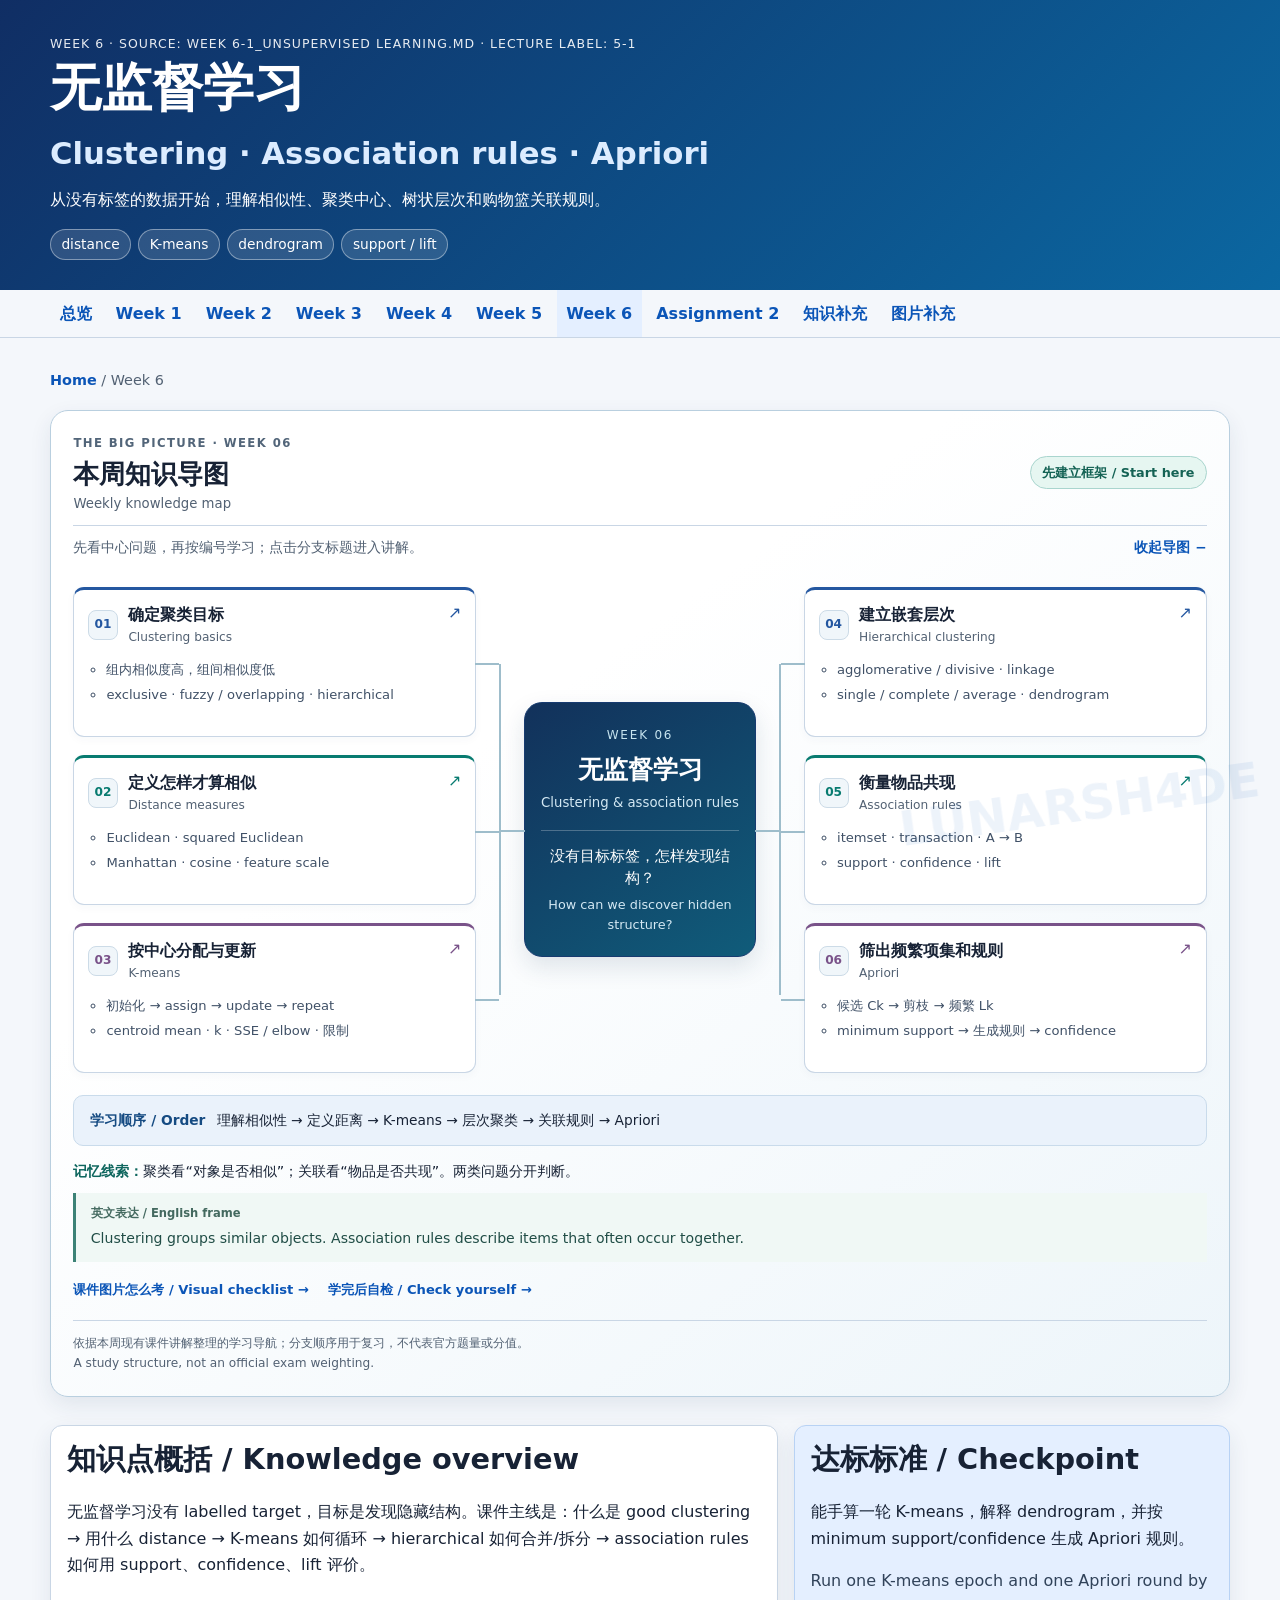
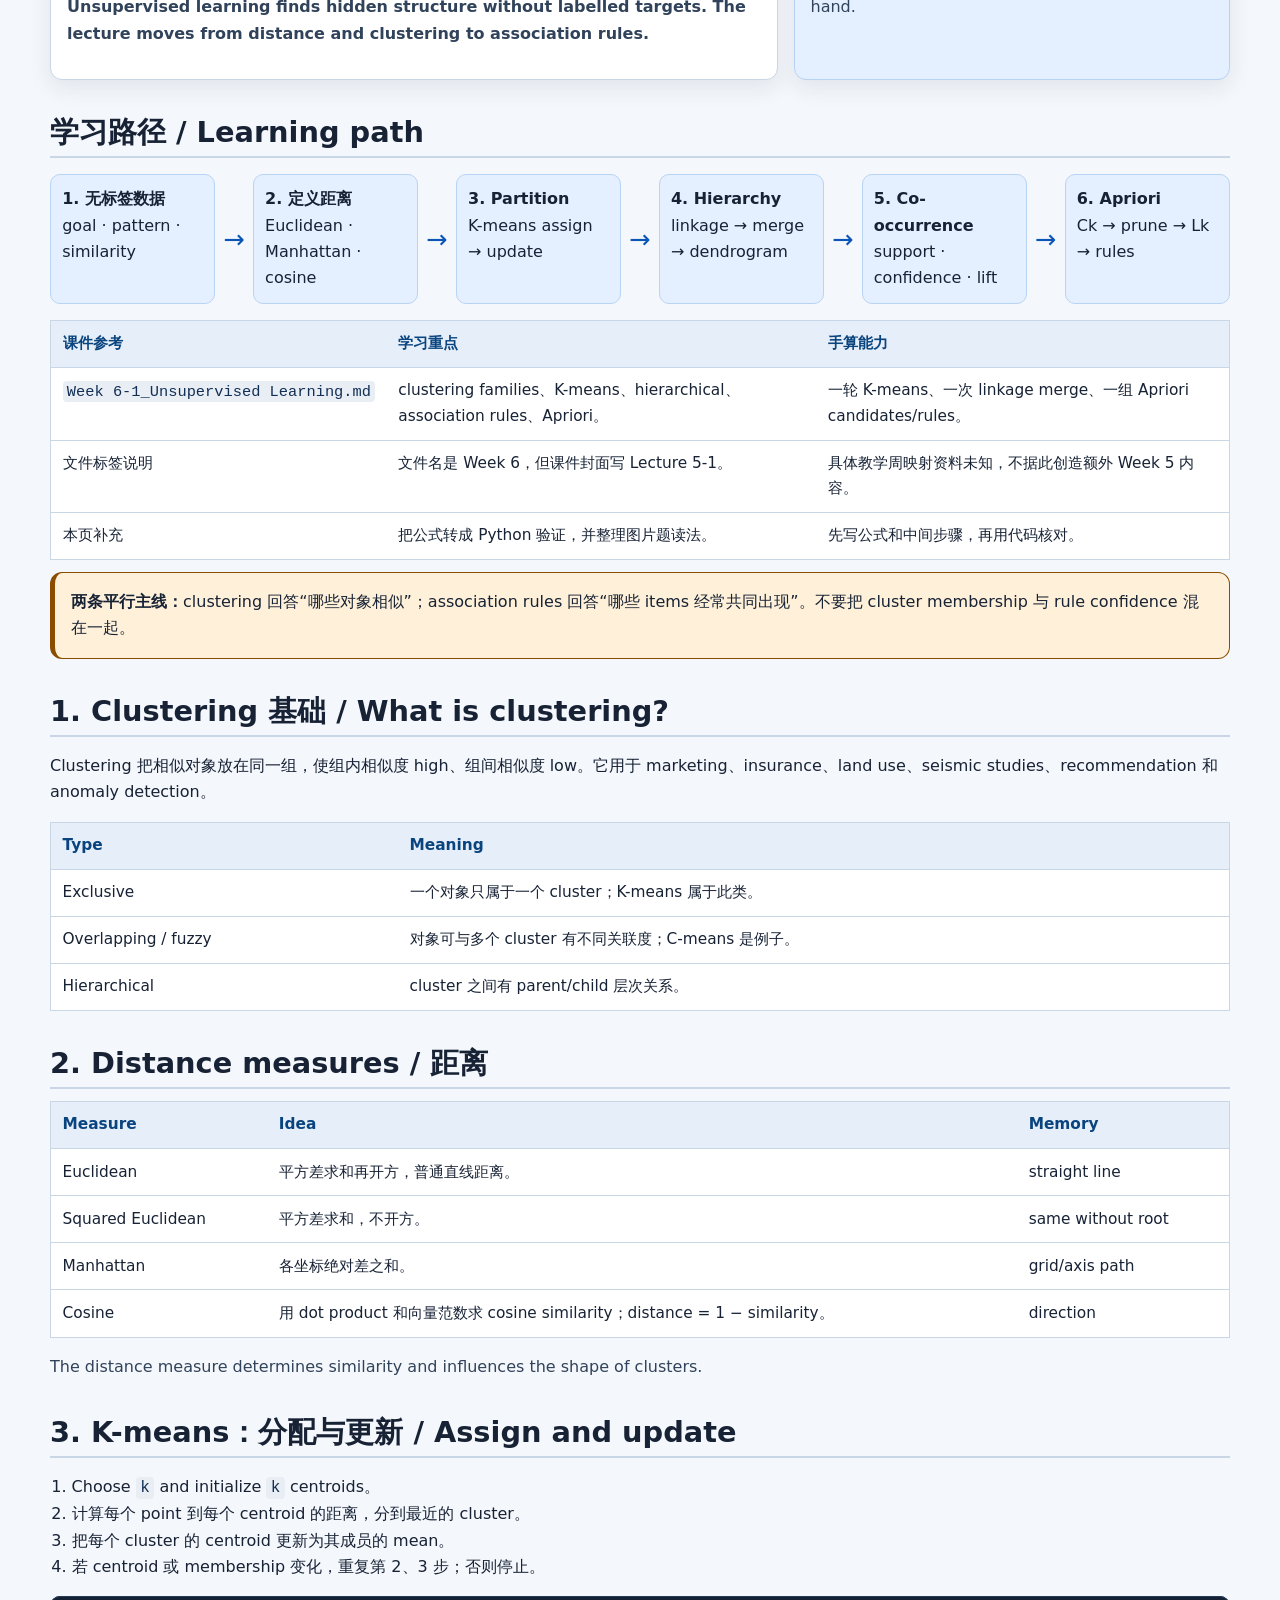
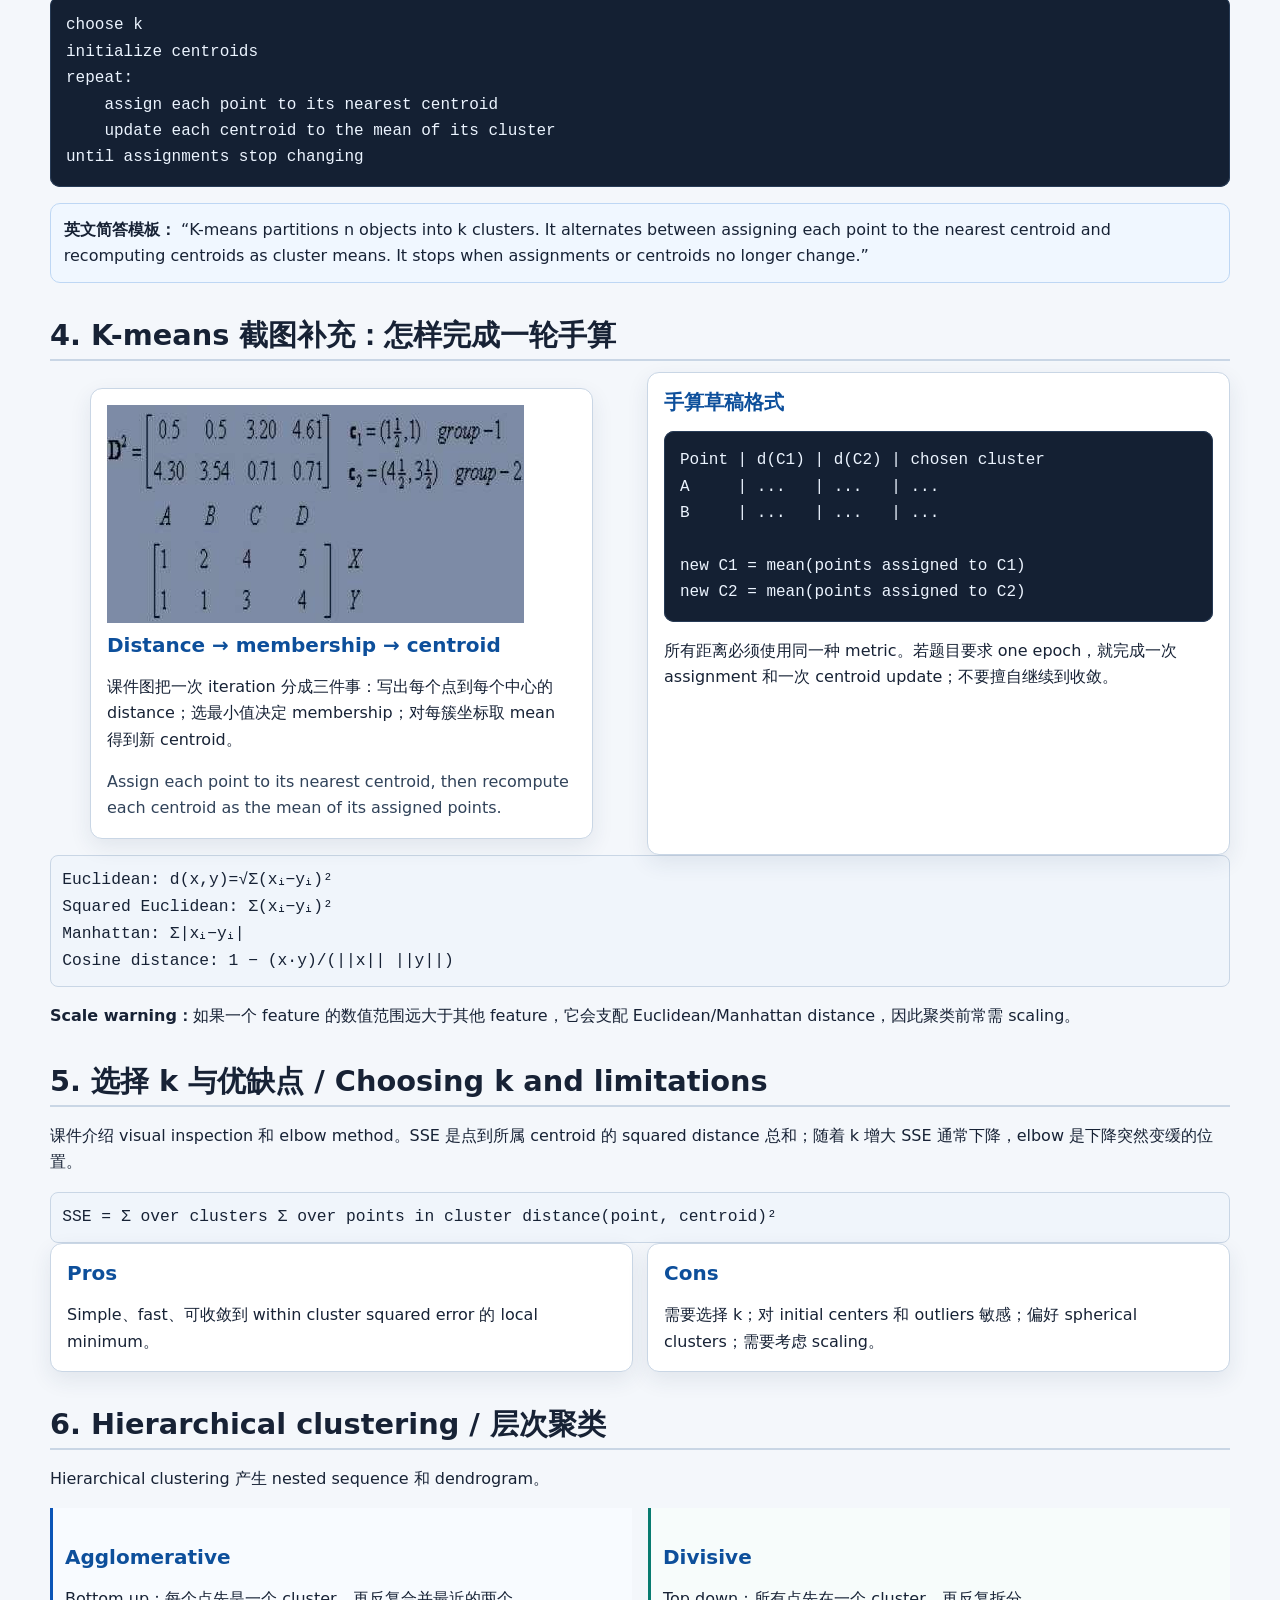
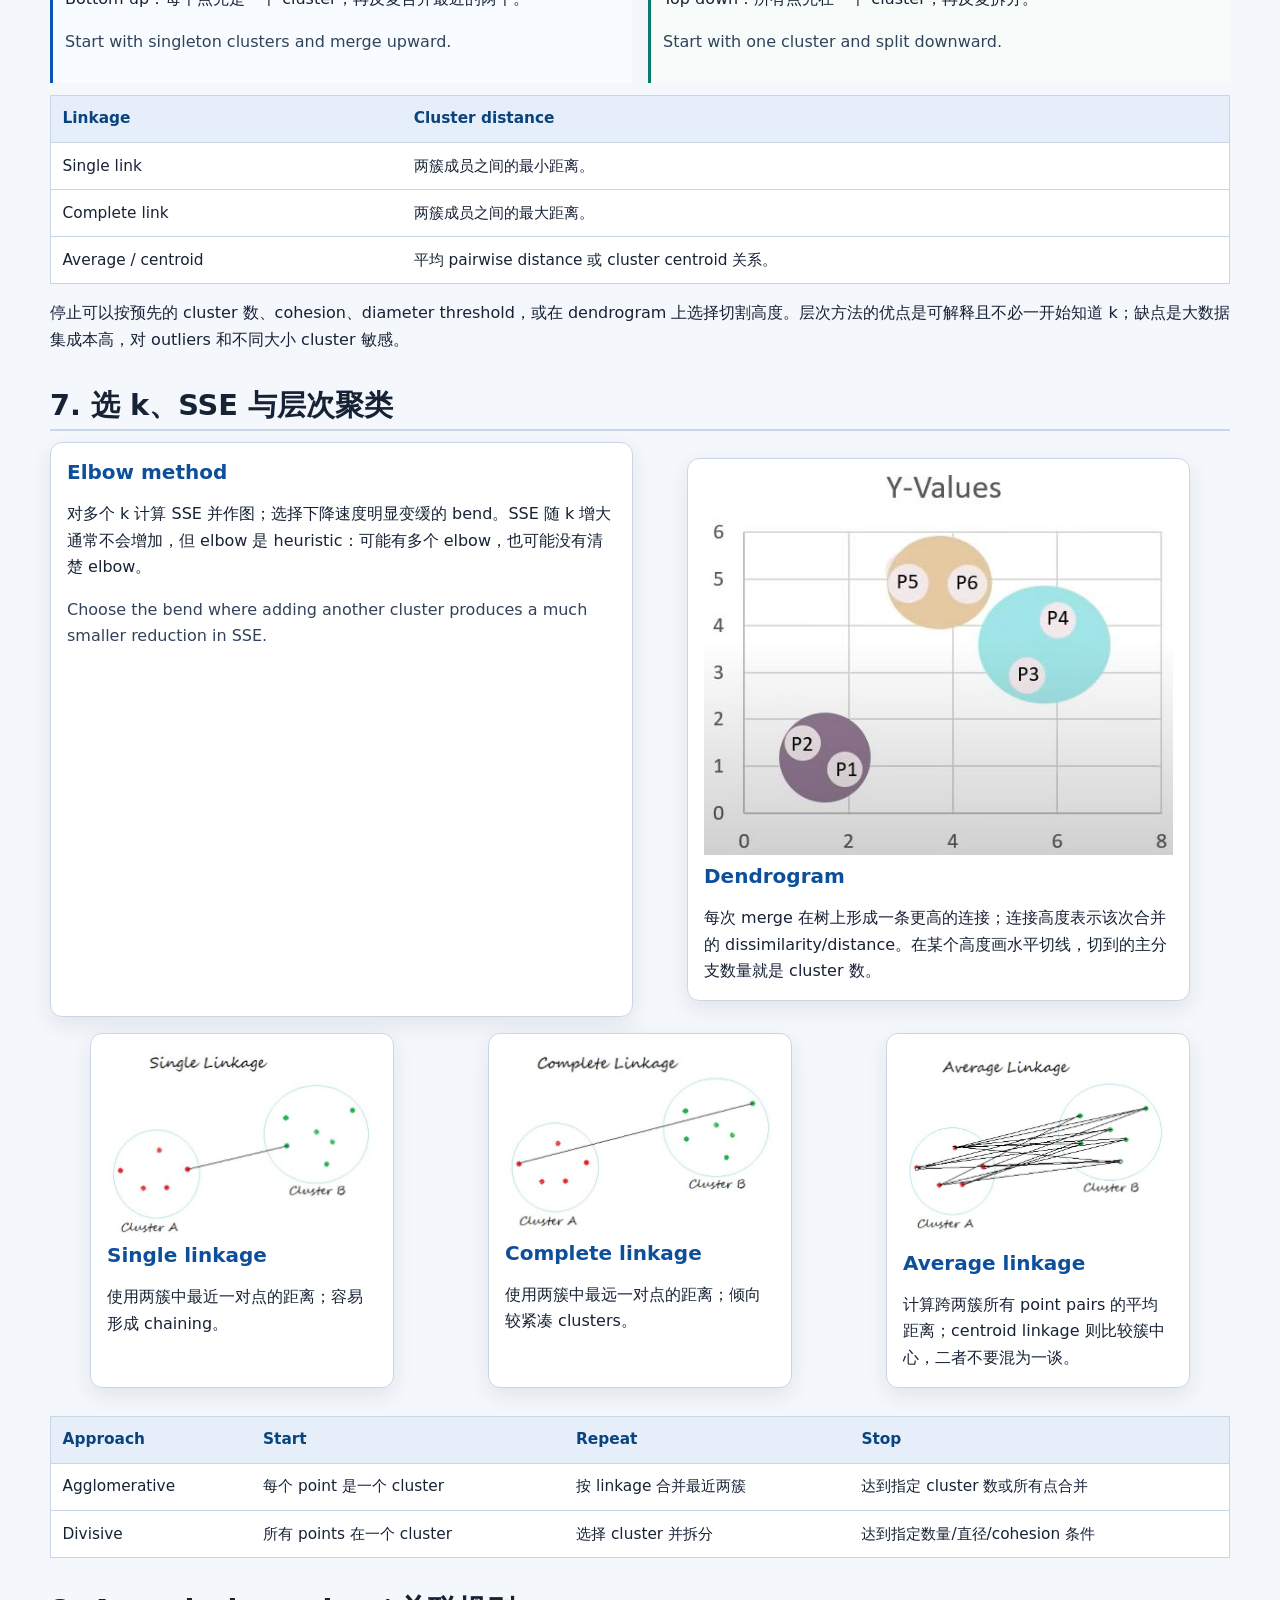
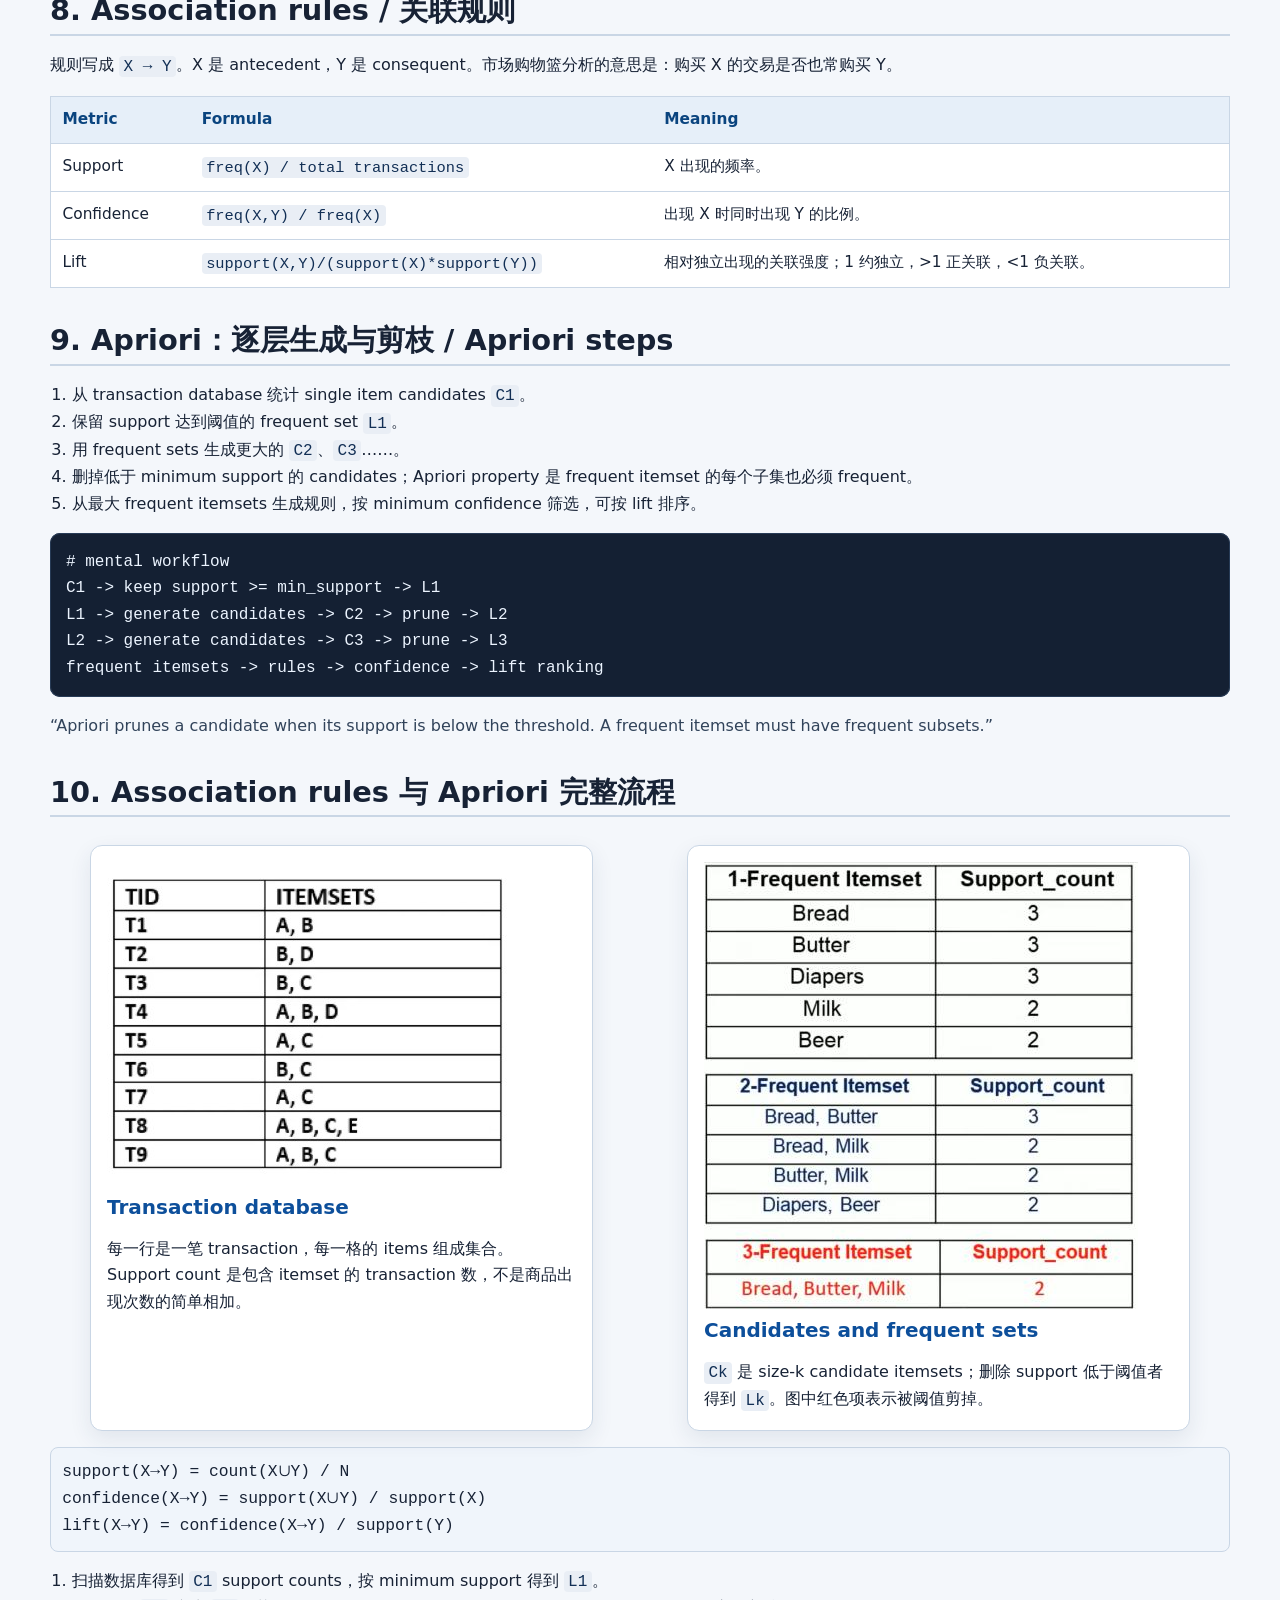
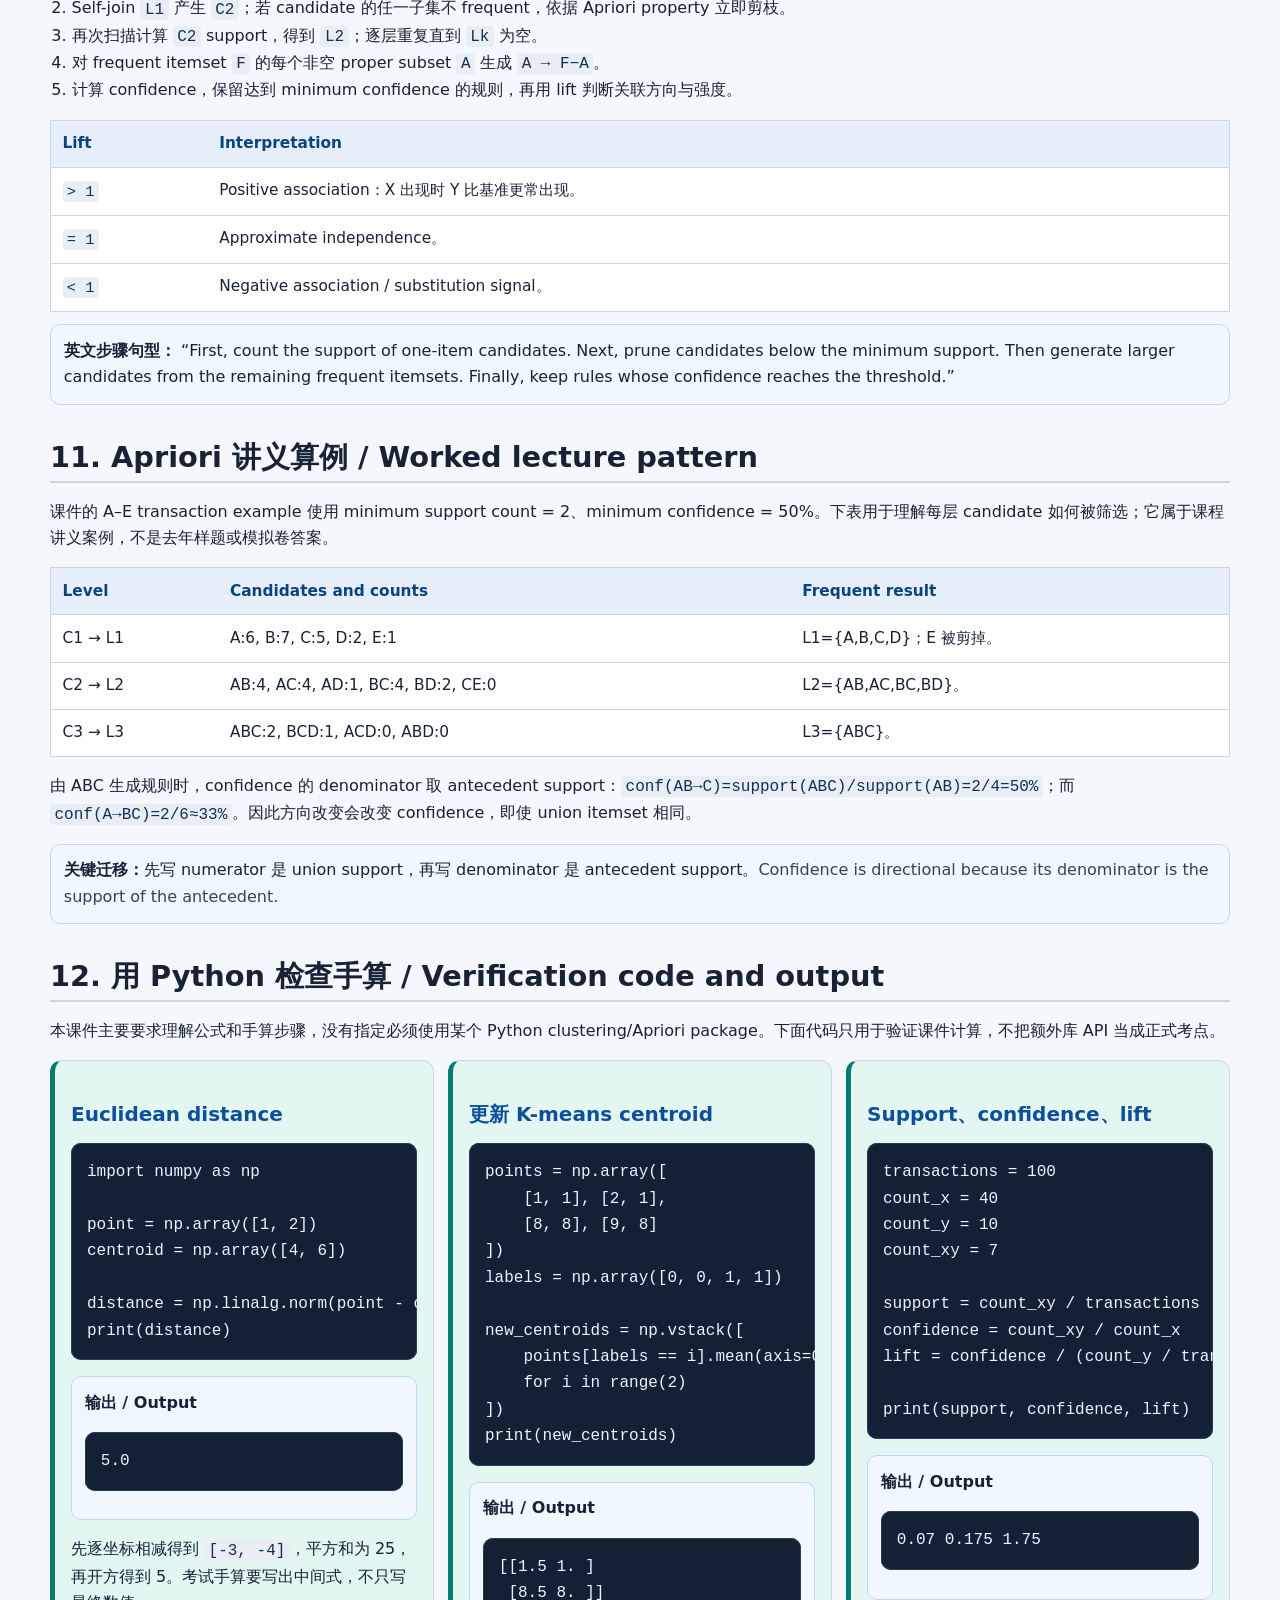
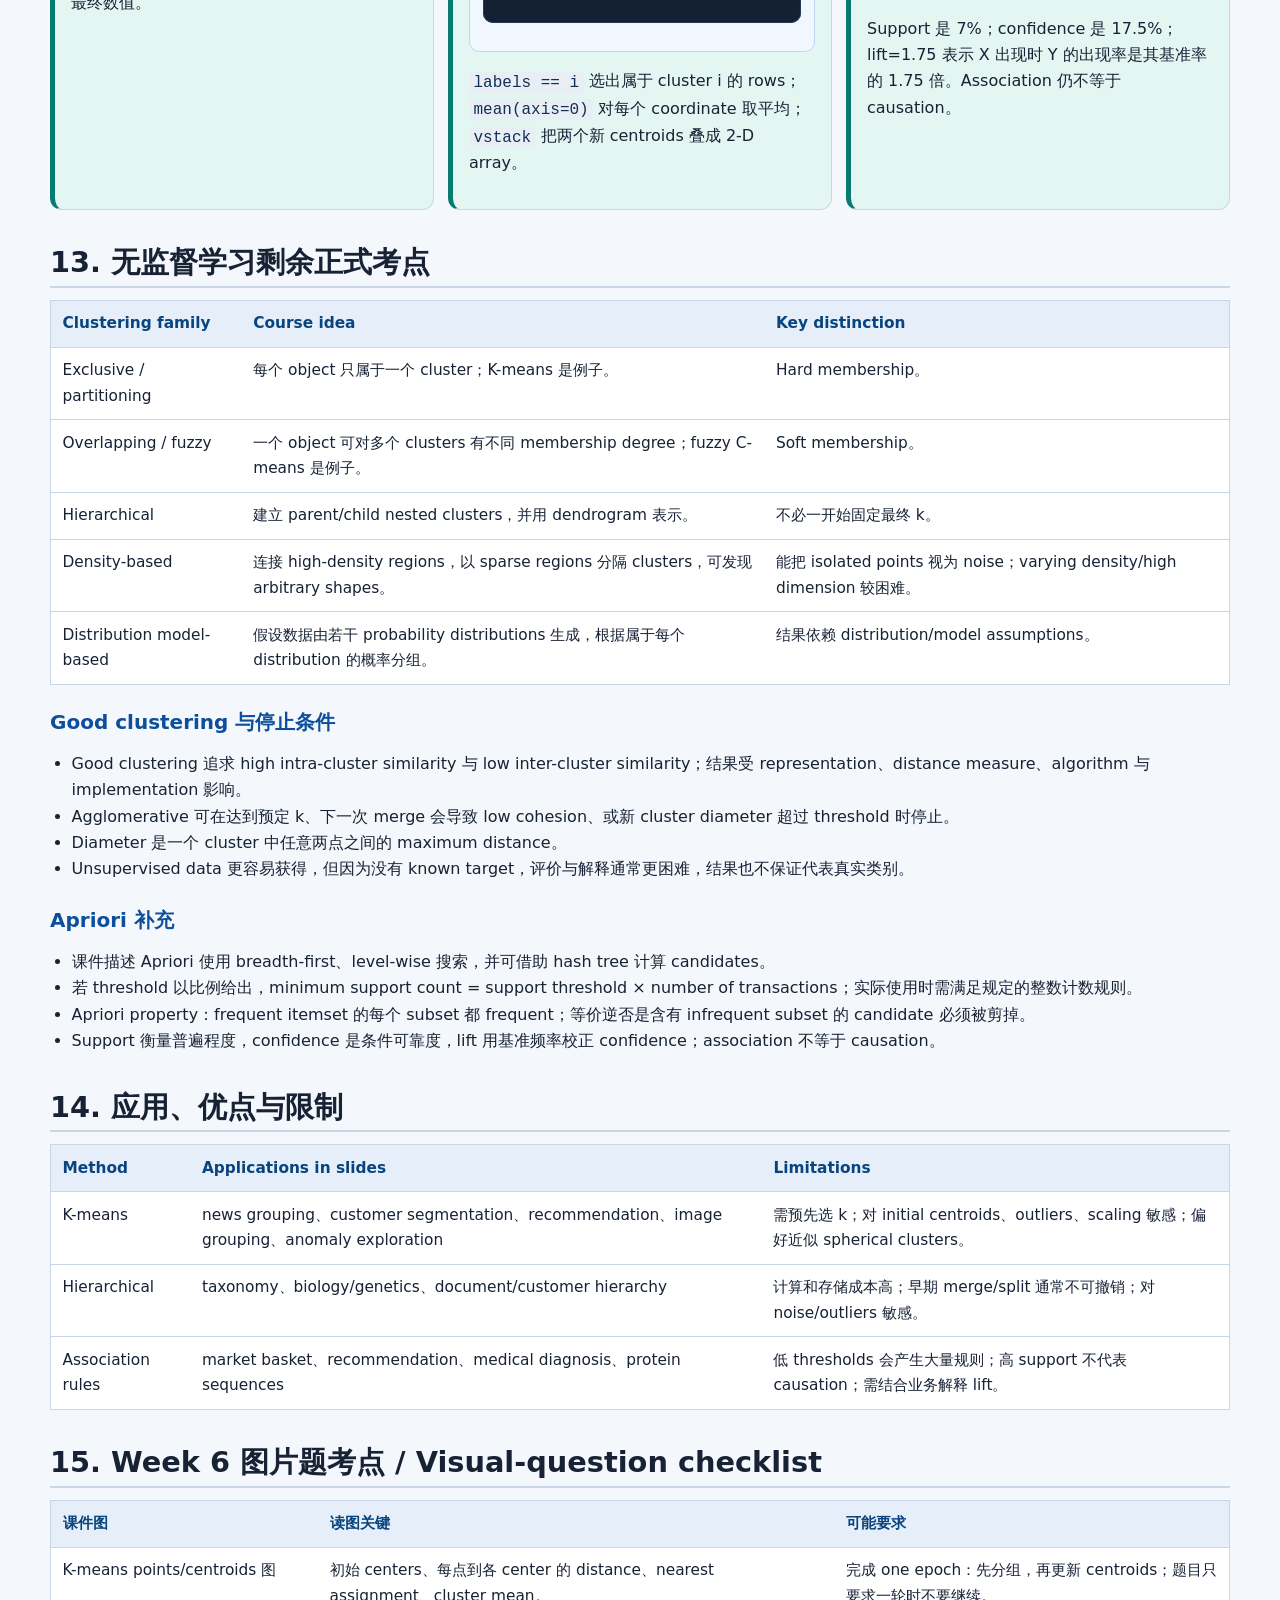
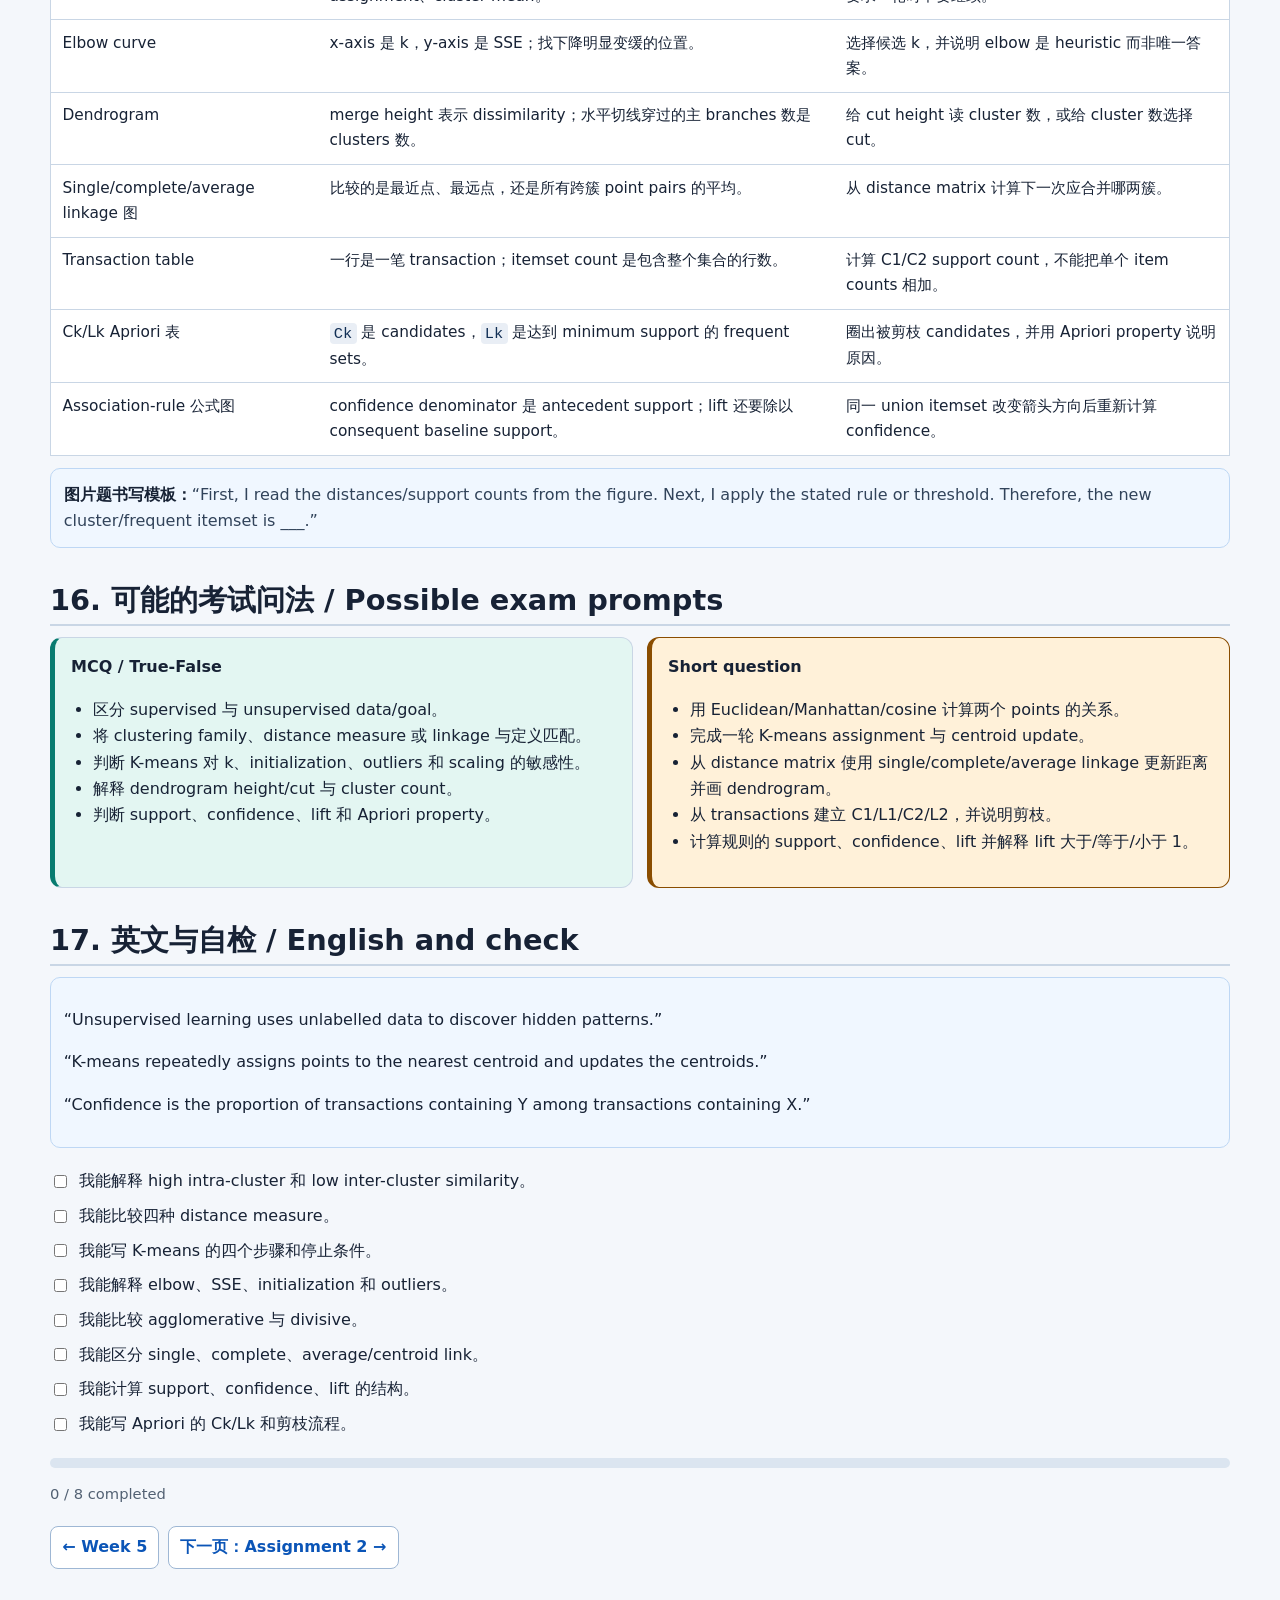
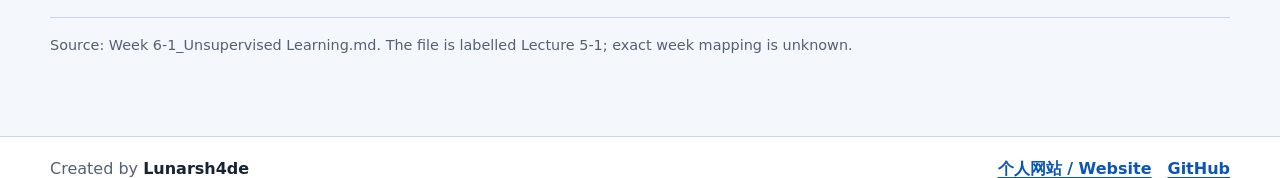
<file: output/week6.html>
<!doctype html><html lang="zh-CN"><head><meta charset="utf-8"><meta name="viewport" content="width=device-width,initial-scale=1"><title>Week 6 · Unsupervised learning</title><link rel="stylesheet" href="review.css?v=20261017"><link rel="stylesheet" href="visual.css"><link rel="stylesheet" href="week-map.css?v=20261017-map1"></head>
<body data-page="week6"><header><div class="wrap"><div class="eyebrow">Week 6 · Source: Week 6-1_Unsupervised Learning.md · lecture label: 5-1</div><h1>无监督学习<br><span class="subtitle">Clustering · Association rules · Apriori</span></h1><p>从没有标签的数据开始，理解相似性、聚类中心、树状层次和购物篮关联规则。</p><div class="chips"><span class="chip">distance</span><span class="chip">K-means</span><span class="chip">dendrogram</span><span class="chip">support / lift</span></div></div></header>
<nav class="topnav"><div class="wrap"><a href="python_midterm_review.html">总览</a><a href="week1.html">Week 1</a><a href="week2.html">Week 2</a><a href="week3.html">Week 3</a><a href="week4.html">Week 4</a><a href="week5.html">Week 5</a><a class="active" href="week6.html">Week 6</a><a href="assignment2.html">Assignment 2</a><a href="knowledge_supplement.html">知识补充</a><a href="visual_supplements.html">图片补充</a></div></nav><main><p class="breadcrumbs"><a href="python_midterm_review.html">Home</a> / Week 6</p>
<section class="week-map" aria-labelledby="week-map-heading">
<div class="week-map-heading"><div><p class="week-map-eyebrow" lang="en">THE BIG PICTURE · WEEK 06</p><h2 id="week-map-heading">本周知识导图 <span lang="en">Weekly knowledge map</span></h2></div><span class="week-map-badge">先建立框架 / Start here</span></div>
<details class="week-map-details" open><summary><span>先看中心问题，再按编号学习；点击分支标题进入讲解。</span><span class="week-map-toggle" aria-hidden="true"><span class="week-map-expanded">收起导图 −</span><span class="week-map-collapsed">展开导图 +</span></span></summary>
<div class="week-map-tree"><div class="week-map-root"><span class="week-map-root-label" lang="en">WEEK 06</span><strong>无监督学习</strong><span class="week-map-root-en" lang="en">Clustering &amp; association rules</span><p>没有目标标签，怎样发现结构？<span lang="en">How can we discover hidden structure?</span></p></div><ol class="week-map-wing week-map-left"><li class="week-map-branch"><a class="week-map-link" href="#topic-1"><span class="week-map-number" aria-hidden="true">01</span><span><strong>确定聚类目标</strong><span class="week-map-en" lang="en">Clustering basics</span></span><span class="week-map-jump" aria-hidden="true">↗</span></a><ul><li>组内相似度高，组间相似度低</li><li>exclusive · fuzzy / overlapping · hierarchical</li></ul></li><li class="week-map-branch"><a class="week-map-link" href="#topic-2"><span class="week-map-number" aria-hidden="true">02</span><span><strong>定义怎样才算相似</strong><span class="week-map-en" lang="en">Distance measures</span></span><span class="week-map-jump" aria-hidden="true">↗</span></a><ul><li>Euclidean · squared Euclidean</li><li>Manhattan · cosine · feature scale</li></ul></li><li class="week-map-branch"><a class="week-map-link" href="#topic-3"><span class="week-map-number" aria-hidden="true">03</span><span><strong>按中心分配与更新</strong><span class="week-map-en" lang="en">K-means</span></span><span class="week-map-jump" aria-hidden="true">↗</span></a><ul><li>初始化 → assign → update → repeat</li><li>centroid mean · k · SSE / elbow · 限制</li></ul></li></ol><ol class="week-map-wing week-map-right" start="4"><li class="week-map-branch"><a class="week-map-link" href="#topic-6"><span class="week-map-number" aria-hidden="true">04</span><span><strong>建立嵌套层次</strong><span class="week-map-en" lang="en">Hierarchical clustering</span></span><span class="week-map-jump" aria-hidden="true">↗</span></a><ul><li>agglomerative / divisive · linkage</li><li>single / complete / average · dendrogram</li></ul></li><li class="week-map-branch"><a class="week-map-link" href="#topic-8"><span class="week-map-number" aria-hidden="true">05</span><span><strong>衡量物品共现</strong><span class="week-map-en" lang="en">Association rules</span></span><span class="week-map-jump" aria-hidden="true">↗</span></a><ul><li>itemset · transaction · A → B</li><li>support · confidence · lift</li></ul></li><li class="week-map-branch"><a class="week-map-link" href="#topic-9"><span class="week-map-number" aria-hidden="true">06</span><span><strong>筛出频繁项集和规则</strong><span class="week-map-en" lang="en">Apriori</span></span><span class="week-map-jump" aria-hidden="true">↗</span></a><ul><li>候选 Ck → 剪枝 → 频繁 Lk</li><li>minimum support → 生成规则 → confidence</li></ul></li></ol></div>
<p class="week-map-route"><strong>学习顺序 / Order</strong><span>理解相似性 → 定义距离 → K-means → 层次聚类 → 关联规则 → Apriori</span></p>
<p class="week-map-cue"><strong>记忆线索：</strong>聚类看“对象是否相似”；关联看“物品是否共现”。两类问题分开判断。</p>
<p class="week-map-frame"><span>英文表达 / English frame</span><q lang="en">Clustering groups similar objects. Association rules describe items that often occur together.</q></p>
<div class="week-map-review-links"><a href="#topic-15">课件图片怎么考 / Visual checklist →</a><a href="#topic-17">学完后自检 / Check yourself →</a></div>
</details>
<p class="week-map-source-note">依据本周现有课件讲解整理的学习导航；分支顺序用于复习，不代表官方题量或分值。 <span lang="en">A study structure, not an official exam weighting.</span></p>
</section>
<section class="summary"><div class="summary-main"><h2>知识点概括 / Knowledge overview</h2><p>无监督学习没有 labelled target，目标是发现隐藏结构。课件主线是：什么是 good clustering → 用什么 distance → K-means 如何循环 → hierarchical 如何合并/拆分 → association rules 如何用 support、confidence、lift 评价。</p><p class="en"><b>Unsupervised learning finds hidden structure without labelled targets. The lecture moves from distance and clustering to association rules.</b></p></div><aside class="summary-side"><h2>达标标准 / Checkpoint</h2><p>能手算一轮 K-means，解释 dendrogram，并按 minimum support/confidence 生成 Apriori 规则。</p><p class="en">Run one K-means epoch and one Apriori round by hand.</p></aside></section>
<section class="learning-path"><h2>学习路径 / Learning path</h2><div class="flow"><div class="step"><b>1. 无标签数据</b><br>goal · pattern · similarity</div><div class="arrow">→</div><div class="step"><b>2. 定义距离</b><br>Euclidean · Manhattan · cosine</div><div class="arrow">→</div><div class="step"><b>3. Partition</b><br>K-means assign → update</div><div class="arrow">→</div><div class="step"><b>4. Hierarchy</b><br>linkage → merge → dendrogram</div><div class="arrow">→</div><div class="step"><b>5. Co-occurrence</b><br>support · confidence · lift</div><div class="arrow">→</div><div class="step"><b>6. Apriori</b><br>Ck → prune → Lk → rules</div></div><div class="table-wrap"><table class="table"><thead><tr><th>课件参考</th><th>学习重点</th><th>手算能力</th></tr></thead><tbody><tr><td><code>Week 6-1_Unsupervised Learning.md</code></td><td>clustering families、K-means、hierarchical、association rules、Apriori。</td><td>一轮 K-means、一次 linkage merge、一组 Apriori candidates/rules。</td></tr><tr><td>文件标签说明</td><td>文件名是 Week 6，但课件封面写 Lecture 5-1。</td><td>具体教学周映射资料未知，不据此创造额外 Week 5 内容。</td></tr><tr><td>本页补充</td><td>把公式转成 Python 验证，并整理图片题读法。</td><td>先写公式和中间步骤，再用代码核对。</td></tr></tbody></table></div><div class="callout warning"><b>两条平行主线：</b>clustering 回答“哪些对象相似”；association rules 回答“哪些 items 经常共同出现”。不要把 cluster membership 与 rule confidence 混在一起。</div></section>
<section><h2 id="topic-1">1. Clustering 基础 / What is clustering?</h2><p>Clustering 把相似对象放在同一组，使组内相似度 high、组间相似度 low。它用于 marketing、insurance、land use、seismic studies、recommendation 和 anomaly detection。</p><div class="table-wrap"><table class="table"><thead><tr><th>Type</th><th>Meaning</th></tr></thead><tbody><tr><td>Exclusive</td><td>一个对象只属于一个 cluster；K-means 属于此类。</td></tr><tr><td>Overlapping / fuzzy</td><td>对象可与多个 cluster 有不同关联度；C-means 是例子。</td></tr><tr><td>Hierarchical</td><td>cluster 之间有 parent/child 层次关系。</td></tr></tbody></table></div></section>
<section><h2 id="topic-2">2. Distance measures / 距离</h2><div class="table-wrap"><table class="table"><thead><tr><th>Measure</th><th>Idea</th><th>Memory</th></tr></thead><tbody><tr><td>Euclidean</td><td>平方差求和再开方，普通直线距离。</td><td>straight line</td></tr><tr><td>Squared Euclidean</td><td>平方差求和，不开方。</td><td>same without root</td></tr><tr><td>Manhattan</td><td>各坐标绝对差之和。</td><td>grid/axis path</td></tr><tr><td>Cosine</td><td>用 dot product 和向量范数求 cosine similarity；distance = 1 − similarity。</td><td>direction</td></tr></tbody></table></div><p class="en">The distance measure determines similarity and influences the shape of clusters.</p></section>
<section><h2 id="topic-3">3. K-means：分配与更新 / Assign and update</h2><ol><li>Choose <code>k</code> and initialize <code>k</code> centroids。</li><li>计算每个 point 到每个 centroid 的距离，分到最近的 cluster。</li><li>把每个 cluster 的 centroid 更新为其成员的 mean。</li><li>若 centroid 或 membership 变化，重复第 2、3 步；否则停止。</li></ol><pre><code>choose k
initialize centroids
repeat:
    assign each point to its nearest centroid
    update each centroid to the mean of its cluster
until assignments stop changing</code></pre><div class="answer"><b>英文简答模板：</b> “K-means partitions n objects into k clusters. It alternates between assigning each point to the nearest centroid and recomputing centroids as cluster means. It stops when assignments or centroids no longer change.”</div></section>
<section><h2 id="topic-4">4. K-means 截图补充：怎样完成一轮手算</h2><div class="grid"><figure class="card"><img src="course-assets/kmeans-distance-update.png" alt="K-means distance matrix and centroid update from the course slide"><figcaption><h3>Distance → membership → centroid</h3><p>课件图把一次 iteration 分成三件事：写出每个点到每个中心的 distance；选最小值决定 membership；对每簇坐标取 mean 得到新 centroid。</p><p class="en">Assign each point to its nearest centroid, then recompute each centroid as the mean of its assigned points.</p></figcaption></figure><div class="card"><h3>手算草稿格式</h3><pre><code>Point | d(C1) | d(C2) | chosen cluster
A     | ...   | ...   | ...
B     | ...   | ...   | ...

new C1 = mean(points assigned to C1)
new C2 = mean(points assigned to C2)</code></pre><p>所有距离必须使用同一种 metric。若题目要求 one epoch，就完成一次 assignment 和一次 centroid update；不要擅自继续到收敛。</p></div></div><div class="formula">Euclidean: d(x,y)=√Σ(xᵢ−yᵢ)²<br>Squared Euclidean: Σ(xᵢ−yᵢ)²<br>Manhattan: Σ|xᵢ−yᵢ|<br>Cosine distance: 1 − (x·y)/(||x|| ||y||)</div><p><b>Scale warning：</b>如果一个 feature 的数值范围远大于其他 feature，它会支配 Euclidean/Manhattan distance，因此聚类前常需 scaling。</p></section>
<section><h2 id="topic-5">5. 选择 k 与优缺点 / Choosing k and limitations</h2><p>课件介绍 visual inspection 和 elbow method。SSE 是点到所属 centroid 的 squared distance 总和；随着 k 增大 SSE 通常下降，elbow 是下降突然变缓的位置。</p><div class="formula">SSE = Σ over clusters Σ over points in cluster distance(point, centroid)²</div><div class="grid"><div class="card"><h3>Pros</h3><p>Simple、fast、可收敛到 within cluster squared error 的 local minimum。</p></div><div class="card"><h3>Cons</h3><p>需要选择 k；对 initial centers 和 outliers 敏感；偏好 spherical clusters；需要考虑 scaling。</p></div></div></section>
<section><h2 id="topic-6">6. Hierarchical clustering / 层次聚类</h2><p>Hierarchical clustering 产生 nested sequence 和 dendrogram。</p><div class="compare"><div class="bilingual"><div><h3>Agglomerative</h3><p>Bottom up：每个点先是一个 cluster，再反复合并最近的两个。</p><p class="en">Start with singleton clusters and merge upward.</p></div><div><h3>Divisive</h3><p>Top down：所有点先在一个 cluster，再反复拆分。</p><p class="en">Start with one cluster and split downward.</p></div></div></div><div class="table-wrap"><table class="table"><thead><tr><th>Linkage</th><th>Cluster distance</th></tr></thead><tbody><tr><td>Single link</td><td>两簇成员之间的最小距离。</td></tr><tr><td>Complete link</td><td>两簇成员之间的最大距离。</td></tr><tr><td>Average / centroid</td><td>平均 pairwise distance 或 cluster centroid 关系。</td></tr></tbody></table></div><p>停止可以按预先的 cluster 数、cohesion、diameter threshold，或在 dendrogram 上选择切割高度。层次方法的优点是可解释且不必一开始知道 k；缺点是大数据集成本高，对 outliers 和不同大小 cluster 敏感。</p></section>
<section><h2 id="topic-7">7. 选 k、SSE 与层次聚类</h2><div class="grid"><div class="card"><h3>Elbow method</h3><p>对多个 k 计算 SSE 并作图；选择下降速度明显变缓的 bend。SSE 随 k 增大通常不会增加，但 elbow 是 heuristic：可能有多个 elbow，也可能没有清楚 elbow。</p><p class="en">Choose the bend where adding another cluster produces a much smaller reduction in SSE.</p></div><figure class="card"><img src="course-assets/hierarchical-sequence.png" alt="Hierarchical clustering and dendrogram sequence"><figcaption><h3>Dendrogram</h3><p>每次 merge 在树上形成一条更高的连接；连接高度表示该次合并的 dissimilarity/distance。在某个高度画水平切线，切到的主分支数量就是 cluster 数。</p></figcaption></figure></div><div class="grid"><figure class="card"><img src="course-assets/single-linkage-course.png" alt="Single linkage between clusters"><figcaption><h3>Single linkage</h3><p>使用两簇中最近一对点的距离；容易形成 chaining。</p></figcaption></figure><figure class="card"><img src="course-assets/complete-linkage-course.png" alt="Complete linkage between clusters"><figcaption><h3>Complete linkage</h3><p>使用两簇中最远一对点的距离；倾向较紧凑 clusters。</p></figcaption></figure><figure class="card"><img src="course-assets/average-linkage-course.png" alt="Average linkage between clusters"><figcaption><h3>Average linkage</h3><p>计算跨两簇所有 point pairs 的平均距离；centroid linkage 则比较簇中心，二者不要混为一谈。</p></figcaption></figure></div><div class="table-wrap"><table class="table"><thead><tr><th>Approach</th><th>Start</th><th>Repeat</th><th>Stop</th></tr></thead><tbody><tr><td>Agglomerative</td><td>每个 point 是一个 cluster</td><td>按 linkage 合并最近两簇</td><td>达到指定 cluster 数或所有点合并</td></tr><tr><td>Divisive</td><td>所有 points 在一个 cluster</td><td>选择 cluster 并拆分</td><td>达到指定数量/直径/cohesion 条件</td></tr></tbody></table></div></section>
<section><h2 id="topic-8">8. Association rules / 关联规则</h2><p>规则写成 <code>X → Y</code>。X 是 antecedent，Y 是 consequent。市场购物篮分析的意思是：购买 X 的交易是否也常购买 Y。</p><div class="table-wrap"><table class="table"><thead><tr><th>Metric</th><th>Formula</th><th>Meaning</th></tr></thead><tbody><tr><td>Support</td><td><code>freq(X) / total transactions</code></td><td>X 出现的频率。</td></tr><tr><td>Confidence</td><td><code>freq(X,Y) / freq(X)</code></td><td>出现 X 时同时出现 Y 的比例。</td></tr><tr><td>Lift</td><td><code>support(X,Y)/(support(X)*support(Y))</code></td><td>相对独立出现的关联强度；1 约独立，>1 正关联，<1 负关联。</td></tr></tbody></table></div></section>
<section><h2 id="topic-9">9. Apriori：逐层生成与剪枝 / Apriori steps</h2><ol><li>从 transaction database 统计 single item candidates <code>C1</code>。</li><li>保留 support 达到阈值的 frequent set <code>L1</code>。</li><li>用 frequent sets 生成更大的 <code>C2</code>、<code>C3</code>……。</li><li>删掉低于 minimum support 的 candidates；Apriori property 是 frequent itemset 的每个子集也必须 frequent。</li><li>从最大 frequent itemsets 生成规则，按 minimum confidence 筛选，可按 lift 排序。</li></ol><pre><code># mental workflow
C1 -> keep support >= min_support -> L1
L1 -> generate candidates -> C2 -> prune -> L2
L2 -> generate candidates -> C3 -> prune -> L3
frequent itemsets -> rules -> confidence -> lift ranking</code></pre><p class="en">“Apriori prunes a candidate when its support is below the threshold. A frequent itemset must have frequent subsets.”</p></section>
<section><h2 id="topic-10">10. Association rules 与 Apriori 完整流程</h2><div class="grid"><figure class="card"><img src="course-assets/apriori-transactions.png" alt="Transaction table for the Apriori example"><figcaption><h3>Transaction database</h3><p>每一行是一笔 transaction，每一格的 items 组成集合。Support count 是包含 itemset 的 transaction 数，不是商品出现次数的简单相加。</p></figcaption></figure><figure class="card"><img src="course-assets/apriori-frequent-sets.png" alt="Frequent itemset tables from the course Apriori example"><figcaption><h3>Candidates and frequent sets</h3><p><code>Ck</code> 是 size-k candidate itemsets；删除 support 低于阈值者得到 <code>Lk</code>。图中红色项表示被阈值剪掉。</p></figcaption></figure></div><div class="formula">support(X→Y) = count(X∪Y) / N<br>confidence(X→Y) = support(X∪Y) / support(X)<br>lift(X→Y) = confidence(X→Y) / support(Y)</div><ol><li>扫描数据库得到 <code>C1</code> support counts，按 minimum support 得到 <code>L1</code>。</li><li>Self-join <code>L1</code> 产生 <code>C2</code>；若 candidate 的任一子集不 frequent，依据 Apriori property 立即剪枝。</li><li>再次扫描计算 <code>C2</code> support，得到 <code>L2</code>；逐层重复直到 <code>Lk</code> 为空。</li><li>对 frequent itemset <code>F</code> 的每个非空 proper subset <code>A</code> 生成 <code>A → F−A</code>。</li><li>计算 confidence，保留达到 minimum confidence 的规则，再用 lift 判断关联方向与强度。</li></ol><div class="table-wrap"><table class="table"><thead><tr><th>Lift</th><th>Interpretation</th></tr></thead><tbody><tr><td><code>&gt; 1</code></td><td>Positive association：X 出现时 Y 比基准更常出现。</td></tr><tr><td><code>= 1</code></td><td>Approximate independence。</td></tr><tr><td><code>&lt; 1</code></td><td>Negative association / substitution signal。</td></tr></tbody></table></div><div class="answer"><b>英文步骤句型：</b> “First, count the support of one-item candidates. Next, prune candidates below the minimum support. Then generate larger candidates from the remaining frequent itemsets. Finally, keep rules whose confidence reaches the threshold.”</div></section>
<section><h2 id="topic-11">11. Apriori 讲义算例 / Worked lecture pattern</h2><p>课件的 A–E transaction example 使用 minimum support count = 2、minimum confidence = 50%。下表用于理解每层 candidate 如何被筛选；它属于课程讲义案例，不是去年样题或模拟卷答案。</p><div class="table-wrap"><table class="table"><thead><tr><th>Level</th><th>Candidates and counts</th><th>Frequent result</th></tr></thead><tbody><tr><td>C1 → L1</td><td>A:6, B:7, C:5, D:2, E:1</td><td>L1={A,B,C,D}；E 被剪掉。</td></tr><tr><td>C2 → L2</td><td>AB:4, AC:4, AD:1, BC:4, BD:2, CE:0</td><td>L2={AB,AC,BC,BD}。</td></tr><tr><td>C3 → L3</td><td>ABC:2, BCD:1, ACD:0, ABD:0</td><td>L3={ABC}。</td></tr></tbody></table></div><p>由 ABC 生成规则时，confidence 的 denominator 取 antecedent support：<code>conf(AB→C)=support(ABC)/support(AB)=2/4=50%</code>；而 <code>conf(A→BC)=2/6≈33%</code>。因此方向改变会改变 confidence，即使 union itemset 相同。</p><div class="answer"><b>关键迁移：</b>先写 numerator 是 union support，再写 denominator 是 antecedent support。<span class="en">Confidence is directional because its denominator is the support of the antecedent.</span></div></section>
<section><h2 id="topic-12">12. 用 Python 检查手算 / Verification code and output</h2><p>本课件主要要求理解公式和手算步骤，没有指定必须使用某个 Python clustering/Apriori package。下面代码只用于验证课件计算，不把额外库 API 当成正式考点。</p><div class="grid"><div class="callout"><h3>Euclidean distance</h3><pre><code>import numpy as np

point = np.array([1, 2])
centroid = np.array([4, 6])

distance = np.linalg.norm(point - centroid)
print(distance)</code></pre><div class="answer"><b>输出 / Output</b><pre><code>5.0</code></pre></div><p>先逐坐标相减得到 <code>[-3, -4]</code>，平方和为 25，再开方得到 5。考试手算要写出中间式，不只写最终数值。</p></div><div class="callout"><h3>更新 K-means centroid</h3><pre><code>points = np.array([
    [1, 1], [2, 1],
    [8, 8], [9, 8]
])
labels = np.array([0, 0, 1, 1])

new_centroids = np.vstack([
    points[labels == i].mean(axis=0)
    for i in range(2)
])
print(new_centroids)</code></pre><div class="answer"><b>输出 / Output</b><pre><code>[[1.5 1. ]
 [8.5 8. ]]</code></pre></div><p><code>labels == i</code> 选出属于 cluster i 的 rows；<code>mean(axis=0)</code> 对每个 coordinate 取平均；<code>vstack</code> 把两个新 centroids 叠成 2-D array。</p></div><div class="callout"><h3>Support、confidence、lift</h3><pre><code>transactions = 100
count_x = 40
count_y = 10
count_xy = 7

support = count_xy / transactions
confidence = count_xy / count_x
lift = confidence / (count_y / transactions)

print(support, confidence, lift)</code></pre><div class="answer"><b>输出 / Output</b><pre><code>0.07 0.175 1.75</code></pre></div><p>Support 是 7%；confidence 是 17.5%；lift=1.75 表示 X 出现时 Y 的出现率是其基准率的 1.75 倍。Association 仍不等于 causation。</p></div></div></section>
<section><h2 id="topic-13">13. 无监督学习剩余正式考点</h2><div class="table-wrap"><table class="table"><thead><tr><th>Clustering family</th><th>Course idea</th><th>Key distinction</th></tr></thead><tbody><tr><td>Exclusive / partitioning</td><td>每个 object 只属于一个 cluster；K-means 是例子。</td><td>Hard membership。</td></tr><tr><td>Overlapping / fuzzy</td><td>一个 object 可对多个 clusters 有不同 membership degree；fuzzy C-means 是例子。</td><td>Soft membership。</td></tr><tr><td>Hierarchical</td><td>建立 parent/child nested clusters，并用 dendrogram 表示。</td><td>不必一开始固定最终 k。</td></tr><tr><td>Density-based</td><td>连接 high-density regions，以 sparse regions 分隔 clusters，可发现 arbitrary shapes。</td><td>能把 isolated points 视为 noise；varying density/high dimension 较困难。</td></tr><tr><td>Distribution model-based</td><td>假设数据由若干 probability distributions 生成，根据属于每个 distribution 的概率分组。</td><td>结果依赖 distribution/model assumptions。</td></tr></tbody></table></div><h3>Good clustering 与停止条件</h3><ul><li>Good clustering 追求 high intra-cluster similarity 与 low inter-cluster similarity；结果受 representation、distance measure、algorithm 与 implementation 影响。</li><li>Agglomerative 可在达到预定 k、下一次 merge 会导致 low cohesion、或新 cluster diameter 超过 threshold 时停止。</li><li>Diameter 是一个 cluster 中任意两点之间的 maximum distance。</li><li>Unsupervised data 更容易获得，但因为没有 known target，评价与解释通常更困难，结果也不保证代表真实类别。</li></ul><h3>Apriori 补充</h3><ul><li>课件描述 Apriori 使用 breadth-first、level-wise 搜索，并可借助 hash tree 计算 candidates。</li><li>若 threshold 以比例给出，minimum support count = support threshold × number of transactions；实际使用时需满足规定的整数计数规则。</li><li>Apriori property：frequent itemset 的每个 subset 都 frequent；等价逆否是含有 infrequent subset 的 candidate 必须被剪掉。</li><li>Support 衡量普遍程度，confidence 是条件可靠度，lift 用基准频率校正 confidence；association 不等于 causation。</li></ul></section>
<section><h2 id="topic-14">14. 应用、优点与限制</h2><div class="table-wrap"><table class="table"><thead><tr><th>Method</th><th>Applications in slides</th><th>Limitations</th></tr></thead><tbody><tr><td>K-means</td><td>news grouping、customer segmentation、recommendation、image grouping、anomaly exploration</td><td>需预先选 k；对 initial centroids、outliers、scaling 敏感；偏好近似 spherical clusters。</td></tr><tr><td>Hierarchical</td><td>taxonomy、biology/genetics、document/customer hierarchy</td><td>计算和存储成本高；早期 merge/split 通常不可撤销；对 noise/outliers 敏感。</td></tr><tr><td>Association rules</td><td>market basket、recommendation、medical diagnosis、protein sequences</td><td>低 thresholds 会产生大量规则；高 support 不代表 causation；需结合业务解释 lift。</td></tr></tbody></table></div></section>
<section><h2 id="topic-15">15. Week 6 图片题考点 / Visual-question checklist</h2><div class="table-wrap"><table class="table"><thead><tr><th>课件图</th><th>读图关键</th><th>可能要求</th></tr></thead><tbody><tr><td>K-means points/centroids 图</td><td>初始 centers、每点到各 center 的 distance、nearest assignment、cluster mean。</td><td>完成 one epoch：先分组，再更新 centroids；题目只要求一轮时不要继续。</td></tr><tr><td>Elbow curve</td><td>x-axis 是 k，y-axis 是 SSE；找下降明显变缓的位置。</td><td>选择候选 k，并说明 elbow 是 heuristic 而非唯一答案。</td></tr><tr><td>Dendrogram</td><td>merge height 表示 dissimilarity；水平切线穿过的主 branches 数是 clusters 数。</td><td>给 cut height 读 cluster 数，或给 cluster 数选择 cut。</td></tr><tr><td>Single/complete/average linkage 图</td><td>比较的是最近点、最远点，还是所有跨簇 point pairs 的平均。</td><td>从 distance matrix 计算下一次应合并哪两簇。</td></tr><tr><td>Transaction table</td><td>一行是一笔 transaction；itemset count 是包含整个集合的行数。</td><td>计算 C1/C2 support count，不能把单个 item counts 相加。</td></tr><tr><td>Ck/Lk Apriori 表</td><td><code>Ck</code> 是 candidates，<code>Lk</code> 是达到 minimum support 的 frequent sets。</td><td>圈出被剪枝 candidates，并用 Apriori property 说明原因。</td></tr><tr><td>Association-rule 公式图</td><td>confidence denominator 是 antecedent support；lift 还要除以 consequent baseline support。</td><td>同一 union itemset 改变箭头方向后重新计算 confidence。</td></tr></tbody></table></div><div class="answer"><b>图片题书写模板：</b><span class="en">“First, I read the distances/support counts from the figure. Next, I apply the stated rule or threshold. Therefore, the new cluster/frequent itemset is ___.”</span></div></section>
<section><h2 id="topic-16">16. 可能的考试问法 / Possible exam prompts</h2><div class="grid"><div class="callout"><b>MCQ / True-False</b><ul><li>区分 supervised 与 unsupervised data/goal。</li><li>将 clustering family、distance measure 或 linkage 与定义匹配。</li><li>判断 K-means 对 k、initialization、outliers 和 scaling 的敏感性。</li><li>解释 dendrogram height/cut 与 cluster count。</li><li>判断 support、confidence、lift 和 Apriori property。</li></ul></div><div class="callout warning"><b>Short question</b><ul><li>用 Euclidean/Manhattan/cosine 计算两个 points 的关系。</li><li>完成一轮 K-means assignment 与 centroid update。</li><li>从 distance matrix 使用 single/complete/average linkage 更新距离并画 dendrogram。</li><li>从 transactions 建立 C1/L1/C2/L2，并说明剪枝。</li><li>计算规则的 support、confidence、lift 并解释 lift 大于/等于/小于 1。</li></ul></div></div></section>
<section><h2 id="topic-17">17. 英文与自检 / English and check</h2><div class="answer"><p>“Unsupervised learning uses unlabelled data to discover hidden patterns.”</p><p>“K-means repeatedly assigns points to the nearest centroid and updates the centroids.”</p><p>“Confidence is the proportion of transactions containing Y among transactions containing X.”</p></div><ul class="checklist"><li><input data-check type="checkbox">我能解释 high intra-cluster 和 low inter-cluster similarity。</li><li><input data-check type="checkbox">我能比较四种 distance measure。</li><li><input data-check type="checkbox">我能写 K-means 的四个步骤和停止条件。</li><li><input data-check type="checkbox">我能解释 elbow、SSE、initialization 和 outliers。</li><li><input data-check type="checkbox">我能比较 agglomerative 与 divisive。</li><li><input data-check type="checkbox">我能区分 single、complete、average/centroid link。</li><li><input data-check type="checkbox">我能计算 support、confidence、lift 的结构。</li><li><input data-check type="checkbox">我能写 Apriori 的 Ck/Lk 和剪枝流程。</li></ul><div class="progress"><span data-progress-bar></span></div><p data-progress-text class="muted">0 / 0 completed</p></section>
<div class="page-links"><a href="week5.html">← Week 5</a><a href="assignment2.html">下一页：Assignment 2 →</a></div><p class="footer">Source: Week 6-1_Unsupervised Learning.md. The file is labelled Lecture 5-1; exact week mapping is unknown.</p></main><script src="review.js?v=20261017"></script></body></html>
</file>
<file: output/review.css>
:root{--ink:#172235;--muted:#526173;--paper:#f4f7fb;--surface:#fff;--surface-2:#eef4fb;--line:#c9d6e5;--blue:#0b55b7;--blue-2:#e4efff;--teal:#087b70;--teal-2:#e3f6f2;--gold:#8a4d00;--gold-2:#fff1d9;--red:#9e2f39;--code:#142033;--shadow:0 8px 22px rgba(30,55,86,.09)}
.language-notice{display:grid;grid-template-columns:minmax(0,1.4fr) minmax(260px,.6fr);gap:18px;align-items:center;margin:1.25rem 0;padding:1.1rem 1.2rem;background:#fff;border:2px solid var(--teal);border-left-width:7px;border-radius:8px;box-shadow:var(--shadow)}.language-notice h2{margin:0 0 .45rem;padding:0;border:0;font-size:1.45rem}.language-notice p{margin:.35rem 0}.language-example{display:flex;flex-wrap:wrap;align-items:center;justify-content:center;gap:.45rem;padding:.8rem;background:var(--teal-2);border:1px solid #abdcd4;border-radius:8px;text-align:center}.language-example span{font-weight:700}.language-example strong{color:var(--teal)}.featured-link{border-top:4px solid var(--blue)}.featured-link .button{margin-top:.35rem}
@media(max-width:760px){.language-notice{grid-template-columns:1fr}.language-example{justify-content:flex-start}}
@media(max-width:760px){.table:has(th:nth-child(3)){min-width:640px}}
p code,li code{white-space:normal;overflow-wrap:anywhere;word-break:break-word}
body::after{content:"LUNARSH4DE";position:fixed;right:1.2rem;bottom:4.5rem;z-index:20;color:var(--blue);font-size:3rem;font-weight:800;letter-spacing:0;line-height:1;opacity:.07;transform:rotate(-8deg);transform-origin:center;pointer-events:none;user-select:none}.site-signature{position:relative;z-index:21;border-top:1px solid var(--line);background:rgba(255,255,255,.96);color:var(--muted)}.site-signature-inner{width:min(100% - 32px,1180px);margin-inline:auto;min-height:64px;padding:.8rem 0;display:flex;align-items:center;justify-content:space-between;gap:1rem}.site-signature strong{color:var(--ink)}.site-signature-links{display:flex;flex-wrap:wrap;gap:1rem}.site-signature a{font-weight:700;text-decoration:underline;text-underline-offset:3px}.site-signature a:hover{color:var(--teal)}
@media(max-width:760px){body::after{right:.7rem;bottom:7rem;font-size:2rem}.site-signature-inner{width:min(100% - 22px,1180px);align-items:flex-start;flex-direction:column;gap:.35rem}.site-signature-links{gap:.8rem}}
*{box-sizing:border-box}html{scroll-behavior:smooth}body{margin:0;background:var(--paper);color:var(--ink);font:16px/1.65 system-ui,-apple-system,"Segoe UI","Noto Sans SC",Arial,sans-serif}a{color:var(--blue);text-decoration:none}a:hover{text-decoration:underline}img{max-width:100%;height:auto}main,.wrap{width:min(100% - 32px,1180px);margin-inline:auto}header{background:linear-gradient(135deg,#102e64,#0b67a1);color:#fff;padding:34px 0 30px}header h1{font-size:clamp(2rem,4vw,3.2rem);line-height:1.15;margin:.2rem 0 .7rem}header p{max-width:850px;margin:.35rem 0}.eyebrow{letter-spacing:.08em;text-transform:uppercase;font-size:.78rem;opacity:.9}.subtitle{display:inline-block;margin-top:.25rem;color:#dcecff;font-size:.6em;line-height:1.25;font-weight:600}.chips{display:flex;flex-wrap:wrap;gap:.45rem;margin-top:1rem}.chip{border:1px solid rgba(255,255,255,.4);background:rgba(255,255,255,.13);border-radius:999px;padding:.2rem .65rem;font-size:.86rem}.topnav{position:sticky;top:0;z-index:10;background:rgba(244,247,251,.96);backdrop-filter:blur(8px);border-bottom:1px solid var(--line)}.topnav .wrap{display:flex;align-items:center;gap:.3rem;overflow:auto;white-space:nowrap}.topnav a{display:block;padding:.65rem .6rem;font-weight:600}.topnav a:hover,.topnav a.active{background:var(--blue-2);text-decoration:none}.breadcrumbs{font-size:.9rem;color:var(--muted);padding-top:1rem}.breadcrumbs a{font-weight:600}h2{font-size:1.8rem;line-height:1.25;margin:2.2rem 0 .7rem;padding-bottom:.3rem;border-bottom:2px solid var(--line)}h3{font-size:1.25rem;line-height:1.3;color:#0d4f9b;margin:1.5rem 0 .4rem}h4{margin:.8rem 0 .2rem;color:#174779}main{padding-bottom:4rem}.summary{display:grid;grid-template-columns:1.25fr .75fr;gap:16px;margin:1.1rem 0 1.8rem}.summary-main,.summary-side,.card,.callout,.question{background:var(--surface);border:1px solid var(--line);border-radius:12px;padding:1rem;box-shadow:var(--shadow)}.summary-main h2,.summary-side h2{margin-top:0;border:0}.summary-side{background:var(--blue-2);border-color:#b8d2f4}.grid{display:grid;grid-template-columns:repeat(auto-fit,minmax(245px,1fr));gap:14px}.card h3{margin-top:0}.card p:last-child{margin-bottom:0}.callout{border-left:5px solid var(--teal);background:var(--teal-2);box-shadow:none}.callout.warning{border-color:var(--gold);background:var(--gold-2)}.callout.alert{border-color:var(--red);background:#fff0f1}.muted{color:var(--muted);font-size:.92rem}.small{font-size:.88rem}.term{font-weight:700;color:#0d4f9b}.en{color:#31435a}.bilingual{display:grid;grid-template-columns:1fr 1fr;gap:1rem}.bilingual>div{padding:.75rem;border-left:3px solid var(--blue);background:#f8fbff}.bilingual>div:nth-child(2){border-color:var(--teal);background:#f7fcfb}.table-wrap{overflow-x:auto;margin:.75rem 0}.table{border-collapse:collapse;width:100%;background:var(--surface);border:1px solid var(--line);font-size:.96rem}.table th,.table td{border-bottom:1px solid var(--line);padding:.65rem .72rem;text-align:left;vertical-align:top}.table th{background:#e6eff9;color:#0a447f;font-weight:700}.table tr:last-child td{border-bottom:0}.table code{white-space:nowrap}.flow{display:flex;gap:8px;align-items:stretch;overflow-x:auto;margin:1rem 0}.flow .step{min-width:145px;flex:1;background:var(--blue-2);border:1px solid #b9d4f3;border-radius:10px;padding:.7rem}.arrow{display:grid;place-items:center;color:var(--blue);font-size:1.6rem}.mindmap{display:grid;grid-template-columns:repeat(6,1fr);gap:10px;align-items:center;margin:1rem 0}.mindmap .core{grid-column:3/5;background:#0d3d7e;color:#fff;border-radius:50%;aspect-ratio:1;display:grid;place-items:center;text-align:center;font-weight:700;padding:1rem}.mindmap .node{background:var(--surface);border:1px solid var(--line);border-radius:10px;padding:.7rem;text-align:center;min-height:66px;display:grid;place-items:center}.mindmap .l{grid-column:1/3}.mindmap .r{grid-column:5/7}pre{background:var(--code);color:#ecf4ff;border-radius:10px;padding:1rem;overflow:auto;tab-size:4;box-shadow:inset 0 0 0 1px #273b56}code{font-family:ui-monospace,SFMono-Regular,Consolas,monospace;background:#e9eef5;color:#122f55;border-radius:4px;padding:.1em .28em}pre code{background:none;color:inherit;padding:0}.formula{font-family:ui-monospace,SFMono-Regular,Consolas,monospace;font-size:1.02rem;background:#f0f5fb;border:1px solid var(--line);padding:.7rem;border-radius:8px;overflow:auto}.answer{background:#f0f7ff;border:1px solid #bed7f4;border-radius:10px;padding:.8rem}.question{box-shadow:none;margin:.75rem 0}.question summary,details summary{cursor:pointer;font-weight:700;color:#154d8b}details{background:var(--surface);border:1px solid var(--line);border-radius:10px;padding:.7rem .9rem;margin:.7rem 0}details[open]{box-shadow:var(--shadow)}ul,ol{padding-left:1.35rem}.checklist{list-style:none;padding:0}.checklist li{display:flex;gap:.55rem;align-items:flex-start;padding:.26rem 0}.checklist input{margin-top:.42rem;accent-color:var(--blue)}.progress{height:10px;border-radius:999px;background:#dbe5f0;overflow:hidden}.progress span{display:block;height:100%;width:0;background:var(--blue);transition:width .2s}.footer{margin-top:3rem;padding-top:1rem;border-top:1px solid var(--line);font-size:.9rem;color:var(--muted)}.page-links{display:flex;flex-wrap:wrap;gap:.55rem;margin:1.2rem 0}.page-links a,.button{display:inline-block;border:1px solid #9eb7d4;border-radius:8px;padding:.45rem .7rem;background:var(--surface);font-weight:600}.page-links a:hover,.button:hover{background:var(--blue-2);text-decoration:none}.source-tag{font-size:.82rem;color:var(--muted);font-family:ui-monospace,SFMono-Regular,Consolas,monospace}.two-col{columns:2;column-gap:2rem}.two-col>*{break-inside:avoid}.print-only{display:none}@media(max-width:760px){main,.wrap{width:min(100% - 22px,1180px)}.summary,.bilingual{grid-template-columns:1fr}.mindmap{grid-template-columns:1fr 1fr}.mindmap .core{grid-column:1/3;max-width:180px;margin:auto}.mindmap .l,.mindmap .r{grid-column:auto}.flow{display:grid;grid-template-columns:1fr}.arrow{height:18px;transform:rotate(90deg)}h2{font-size:1.55rem}.two-col{columns:1}}@media print{.topnav,.page-links,.chips{display:none}body{background:#fff;color:#000}header{background:#fff;color:#000;padding:0;border-bottom:2px solid #000}.summary-main,.summary-side,.card,.callout,.question,.table{box-shadow:none}.print-only{display:block}a{color:#000;text-decoration:underline}}
</file>
<file: output/visual.css>
.visual-supplement{margin:1.1rem 0;padding:1rem;background:var(--surface);border:1px solid var(--line);border-radius:12px;box-shadow:var(--shadow)}
.visual-supplement h3{margin-top:0}
.visual-grid{display:grid;grid-template-columns:repeat(auto-fit,minmax(240px,1fr));gap:14px}
.visual-card{margin:0;border:1px solid var(--line);border-radius:10px;background:#fbfdff;overflow:hidden}
.visual-card img{display:block;width:100%;max-height:300px;object-fit:contain;background:#edf3f9}
.visual-card figcaption{padding:.7rem;font-size:.92rem}
.visual-card figcaption strong{display:block;color:#0d4f9b;margin-bottom:.2rem}
.visual-note{margin-top:.7rem;padding:.65rem .8rem;border-left:4px solid var(--teal);background:var(--teal-2);border-radius:7px}
</file>
<file: output/dialogue-review.css>
.study-intro{max-width:950px}.study-controls{background:var(--surface);border:1px solid var(--line);border-radius:12px;padding:1rem;margin:1.4rem 0}.study-controls-row{display:flex;flex-wrap:wrap;align-items:center;gap:.65rem;margin:.5rem 0}.study-controls select{flex:1;min-width:0;max-width:100%}.study-controls p{margin:.4rem 0}.lesson{margin:2rem 0 3rem;padding:1.5rem;background:var(--surface);border:1px solid var(--line);border-radius:14px;box-shadow:var(--shadow);scroll-margin-top:5rem}.lesson[hidden],[hidden]{display:none!important}.lesson-heading h2{margin:.3rem 0 .8rem}.lesson-heading .eyebrow{color:var(--teal)}.lesson-status{display:inline-block;border-radius:6px;padding:.25rem .6rem;background:var(--blue-2);color:#174779;font-weight:700;font-size:.9rem}.lesson .source-tag{overflow-wrap:anywhere}.lesson .english-frame{padding:1rem;border-left:4px solid var(--teal);background:var(--teal-2);font-size:1.08rem;line-height:1.7}.lesson h3{margin-top:1.7rem}.lesson li{margin:.4rem 0}.lesson-check{margin-top:1.2rem;border-top:2px solid var(--line);padding-top:.8rem}.lesson-check fieldset{border:1px solid var(--line);border-radius:8px;padding:1rem;margin:1rem 0;min-width:0}.lesson-check legend{font-weight:700;color:var(--blue)}.lesson-check input[type=text],.lesson-check textarea{display:block;width:100%;max-width:100%;margin-top:.5rem}.lesson-check input[type=radio]{accent-color:var(--blue)}.lesson-check label{line-height:1.8}.lesson-check label:has(input[type=radio]){display:inline-block;margin-right:1rem}.lesson-self{display:grid;grid-template-columns:minmax(0,1fr) minmax(170px,.6fr);gap:.8rem;align-items:center;margin-top:1.5rem;padding:1rem;background:var(--surface-2);border-radius:10px}.lesson-self .button{grid-column:1/-1;justify-self:start}.check-solution{padding:1rem;background:var(--teal-2);border-radius:8px}.check-feedback{font-weight:700}.gap-panel{scroll-margin-top:5rem;padding:1rem;background:#fff;border:1px solid var(--line);border-radius:12px}.gap-panel h2{font-size:1.35rem;margin:.1rem 0 .6rem}.gap-panel ul{margin:.4rem 0}.gap-panel details{box-shadow:none}.gap-panel li{margin:.35rem 0}.gap-panel a{display:inline-block;padding:.15rem 0}.gap-counts{display:flex;flex-wrap:wrap;gap:.45rem}.gap-counts span{border:1px solid var(--line);border-radius:6px;padding:.2rem .5rem;font-size:.88rem}.gap-panel [data-review-reminder]:not(:empty){padding:.8rem;border-left:4px solid var(--gold);background:var(--gold-2)}button,input,textarea,select{font:inherit}button{cursor:pointer}.button{color:var(--blue)}input[type=text],textarea,select{padding:.55rem .65rem;border:1px solid #859db8;border-radius:6px;background:#fff;color:var(--ink)}textarea{resize:vertical}.button:disabled{opacity:.45;cursor:default}button:focus-visible,a:focus-visible,input:focus-visible,select:focus-visible,textarea:focus-visible{outline:3px solid var(--teal);outline-offset:3px}.lesson h2:focus,.gap-panel h2:focus{outline:none}.dialogue-entry{scroll-margin-top:5rem;border:2px solid var(--teal);border-radius:12px;padding:1.1rem;background:var(--teal-2);margin:1.2rem 0}.dialogue-entry h2{margin:0 0 .7rem;font-size:1.5rem}.dialogue-entry .page-links{margin:.7rem 0}.dialogue-entry .table-wrap{background:#fff}.source-audit{margin-top:2rem}.source-audit li{overflow-wrap:anywhere}@media(max-width:760px){.lesson{padding:1rem}.lesson-self{grid-template-columns:1fr}.study-controls-row .button{flex:1}.study-controls-row label{width:100%}.study-controls select{width:100%}.lesson-check fieldset{padding:.7rem}.lesson-heading h2{font-size:1.45rem}}@media print{.study-controls,.lesson-self,.lesson-check button,.gap-panel{display:none}.lesson[hidden]{display:block!important}.lesson{break-before:page;box-shadow:none}.check-solution[hidden]{display:none!important}.lesson-check input,.lesson-check textarea{border:1px solid #888}}
</file>
<file: output/week-map.css>
/* Weekly course maps: native HTML navigation, readable without JavaScript. */
.week-map{margin:1.1rem 0 1.8rem;padding:1.4rem;border:1px solid #b9cfdf;border-radius:18px;background:linear-gradient(145deg,#fff 35%,#edf5fa);box-shadow:var(--shadow)}
.week-map-heading{display:flex;align-items:center;justify-content:space-between;gap:1rem;margin-bottom:.8rem}
.week-map-eyebrow{margin:0 0 .35rem;color:#526579;font-size:.73rem;font-weight:750;letter-spacing:.12em}
.week-map h2{margin:0;padding:0;border:0;font-size:1.6rem;line-height:1.3;scroll-margin-top:90px}
.week-map h2 span{display:block;margin-top:.2rem;font-size:.83rem;font-weight:500;color:var(--muted)}
.week-map-badge{flex-shrink:0;padding:.3rem .7rem;border:1px solid #a9d5ce;border-radius:999px;background:#e6f6f1;color:#146254;font-size:.8rem;font-weight:650}
.week-map-details,.week-map-details[open]{margin:0;padding:0;border:0;background:transparent;box-shadow:none}
.week-map-details>summary{display:flex;align-items:center;justify-content:space-between;gap:1rem;padding:.65rem 0;border-top:1px solid var(--line);color:var(--muted);font-size:.85rem;font-weight:400;list-style:none}
.week-map-details>summary::-webkit-details-marker{display:none}
.week-map-toggle{flex-shrink:0;color:var(--blue);font-weight:700}
.week-map-expanded,.week-map-details[open] .week-map-collapsed{display:none}
.week-map-details[open] .week-map-expanded{display:inline}
.week-map-tree{display:grid;grid-template-columns:minmax(0,1fr) 232px minmax(0,1fr);column-gap:48px;position:relative;margin:1.1rem 0 1.4rem;isolation:isolate}
.week-map-root{grid-column:2;grid-row:1;align-self:center;position:relative;padding:1.4rem 1rem;border:1px solid #173b70;border-radius:18px;background:linear-gradient(145deg,#12315b,#105c7a);color:#fff;text-align:center;box-shadow:0 10px 24px #15355720}
.week-map-root-label{display:block;margin-bottom:.55rem;font-size:.75rem;letter-spacing:.15em;color:#c7e4ef}
.week-map-root>strong{display:block;font-size:1.55rem;line-height:1.3}
.week-map-root-en{display:block;margin-top:.35rem;font-size:.83rem;color:#d4e9f4;overflow-wrap:anywhere}
.week-map-root p{margin:1rem 0 0;padding-top:.85rem;border-top:1px solid #ffffff40;font-size:.94rem;line-height:1.5}
.week-map-root p span{display:block;margin-top:.35rem;color:#d4e9f4;font-size:.8rem}
.week-map-root::before,.week-map-root::after{content:"";position:absolute;top:50%;width:24px;border-top:2px solid #9ebdcb}
.week-map-root::before{right:100%}.week-map-root::after{left:100%}
.week-map-wing{position:relative;display:flex;flex-direction:column;gap:18px;min-width:0;margin:0;padding:0;list-style:none}
.week-map-left{grid-column:1;grid-row:1}.week-map-right{grid-column:3;grid-row:1}
.week-map-wing::before{content:"";position:absolute;top:16%;bottom:16%;width:0;border-left:2px solid #9ebdcb}
.week-map-left::before{right:-25px}.week-map-right::before{left:-25px}
.week-map-branch{--branch-color:#2457a0;position:relative;flex:1;min-height:150px;min-width:0;border:1px solid #c9d6e5;border-top:3px solid var(--branch-color);border-radius:11px;background:#fff;box-shadow:0 3px 10px #17385208;overflow-wrap:anywhere}
.week-map-branch:nth-child(2){--branch-color:#087b70}.week-map-branch:nth-child(3){--branch-color:#795289}
.week-map-branch::after{content:"";position:absolute;top:50%;width:24px;border-top:2px solid #9ebdcb}
.week-map-left .week-map-branch::after{left:100%}.week-map-right .week-map-branch::after{right:100%}
.week-map-link{display:flex;align-items:center;gap:.65rem;min-height:65px;padding:.75rem .85rem .4rem;border-radius:8px;color:var(--ink);line-height:1.4;text-decoration:none}
.week-map-link:hover{color:var(--blue);background:#edf4fd;text-decoration:none}
.week-map-link:focus-visible,.week-map-details>summary:focus-visible,.week-map-review-links a:focus-visible{outline:3px solid #0b55b7;outline-offset:4px}
.week-map-number{display:grid;place-items:center;flex-shrink:0;width:30px;height:30px;border:1px solid #ccdbe7;border-radius:8px;background:#f0f6fa;color:var(--branch-color);font-size:.76rem;font-weight:800}
.week-map-link strong{font-size:1rem;font-weight:750}.week-map-en{display:block;margin-top:.15rem;color:#526173;font-size:.76rem;font-weight:500}
.week-map-jump{margin-left:auto;align-self:flex-start;color:var(--branch-color);font-size:1rem}
.week-map-branch>ul{margin:.3rem .85rem .8rem;padding-left:1.15rem;color:#405167;font-size:.82rem;line-height:1.65}
.week-map-branch>ul li+li{margin-top:.2rem}
.week-map-route{display:flex;align-items:baseline;gap:.7rem;margin:0;padding:.8rem 1rem;border:1px solid #c9dbeb;border-radius:10px;background:#eaf2fb;font-size:.86rem;line-height:1.7}
.week-map-route strong{flex-shrink:0;color:#154b82}
.week-map-cue{margin:.85rem 0 .6rem;font-size:.9rem}.week-map-cue strong{color:#0e665e}
.week-map-frame{margin:.6rem 0;padding:.7rem .9rem;border-left:3px solid #3c8276;background:#f0f8f5;font-size:.88rem;color:#204d46}
.week-map-frame>span{display:block;margin-bottom:.25rem;font-size:.72rem;font-weight:700;color:#43695f}
.week-map-frame q{quotes:none}
.week-map-review-links{display:flex;flex-wrap:wrap;gap:.35rem 1.2rem;margin-top:.8rem;font-size:.82rem;font-weight:650}
.week-map-review-links a{padding:.3rem 0;text-underline-offset:3px}
.week-map-source-note{margin:.9rem 0 0;padding-top:.75rem;border-top:1px solid var(--line);color:var(--muted);font-size:.76rem;line-height:1.65}
.week-map-source-note span{display:block}
.week-map-status .week-map-wing::before{top:24%;bottom:24%}
h2[id^="topic-"],#evidence,#source-status,#bridge-review,#week-check{scroll-margin-top:90px}
h2[id^="topic-"]:target,#evidence:target,#source-status:target,#bridge-review:target,#week-check:target{background:#e4efff;border-radius:6px;outline:2px solid #b4cdeb;outline-offset:4px}
@media(max-width:1000px){
  .week-map-tree{grid-template-columns:minmax(0,1fr) 194px minmax(0,1fr);column-gap:30px}
  .week-map-root{padding:1.1rem .7rem}.week-map-root>strong{font-size:1.35rem}
  .week-map-root::before,.week-map-root::after,.week-map-branch::after{width:15px}
  .week-map-left::before{right:-16px}.week-map-right::before{left:-16px}
  .week-map-link{gap:.4rem;padding-left:.65rem;padding-right:.65rem}.week-map-number{width:25px;height:27px}
}
@media(max-width:760px){
  .week-map{padding:1rem .85rem;border-radius:14px}
  .week-map-heading{align-items:flex-start;flex-direction:column;gap:.65rem}
  .week-map h2{font-size:1.4rem}.week-map-badge{font-size:.74rem}
  .week-map-details>summary{align-items:flex-start;font-size:.79rem}
  .week-map-tree{grid-template-columns:minmax(0,1fr);gap:18px;margin-top:.8rem}
  .week-map-root{grid-column:1;grid-row:1;margin:0 0 .25rem;padding:1rem}
  .week-map-root>strong{font-size:1.45rem}.week-map-root p{margin-top:.65rem;padding-top:.65rem}
  .week-map-root::before{display:none}.week-map-root::after{top:100%;left:12px;width:0;height:23px;border:0;border-left:2px solid #9ebdcb}
  .week-map-left{grid-column:1;grid-row:2}.week-map-right{grid-column:1;grid-row:3}
  .week-map-wing{gap:14px;padding-left:32px}
  .week-map-wing::before,.week-map-status .week-map-wing::before{top:-19px;bottom:0;left:12px;right:auto}
  .week-map-right::before,.week-map-status .week-map-right::before{bottom:50px}
  .week-map-branch{min-height:0}.week-map-left .week-map-branch::after,.week-map-right .week-map-branch::after{top:28px;left:-1px;right:auto;width:20px;transform:translateX(-100%)}
  .week-map-link{min-height:58px;padding:.7rem .75rem .35rem;gap:.6rem}.week-map-number{width:28px;height:28px}
  .week-map-branch>ul{margin-top:.15rem;font-size:.83rem}
  .week-map-route{align-items:flex-start;flex-direction:column;gap:.15rem;padding:.65rem .75rem;font-size:.82rem}
  .week-map-cue,.week-map-frame{font-size:.84rem}
}
@media(prefers-reduced-motion:reduce){html{scroll-behavior:auto}}
@media print{
  .week-map{padding:.8rem;border-color:#aaa;background:#fff;box-shadow:none;break-inside:auto}
  .week-map-tree{grid-template-columns:1fr 1fr;gap:12px}
  .week-map-root{grid-column:1/-1;grid-row:1;background:#eef4fb;color:#000;box-shadow:none;padding:.7rem}
  .week-map-root-label,.week-map-root-en,.week-map-root p span{color:#333}
  .week-map-root p{margin-top:.4rem;padding-top:.4rem;border-color:#aaa}
  .week-map-left{grid-column:1;grid-row:2}.week-map-right{grid-column:2;grid-row:2}
  .week-map-wing{padding:0;gap:10px}.week-map-branch{break-inside:avoid;min-height:0;box-shadow:none}
  .week-map-root::before,.week-map-root::after,.week-map-wing::before,.week-map-branch::after,.week-map-toggle,.week-map-jump{display:none}
  .week-map-link{min-height:0;text-decoration:none}
}
</file>
